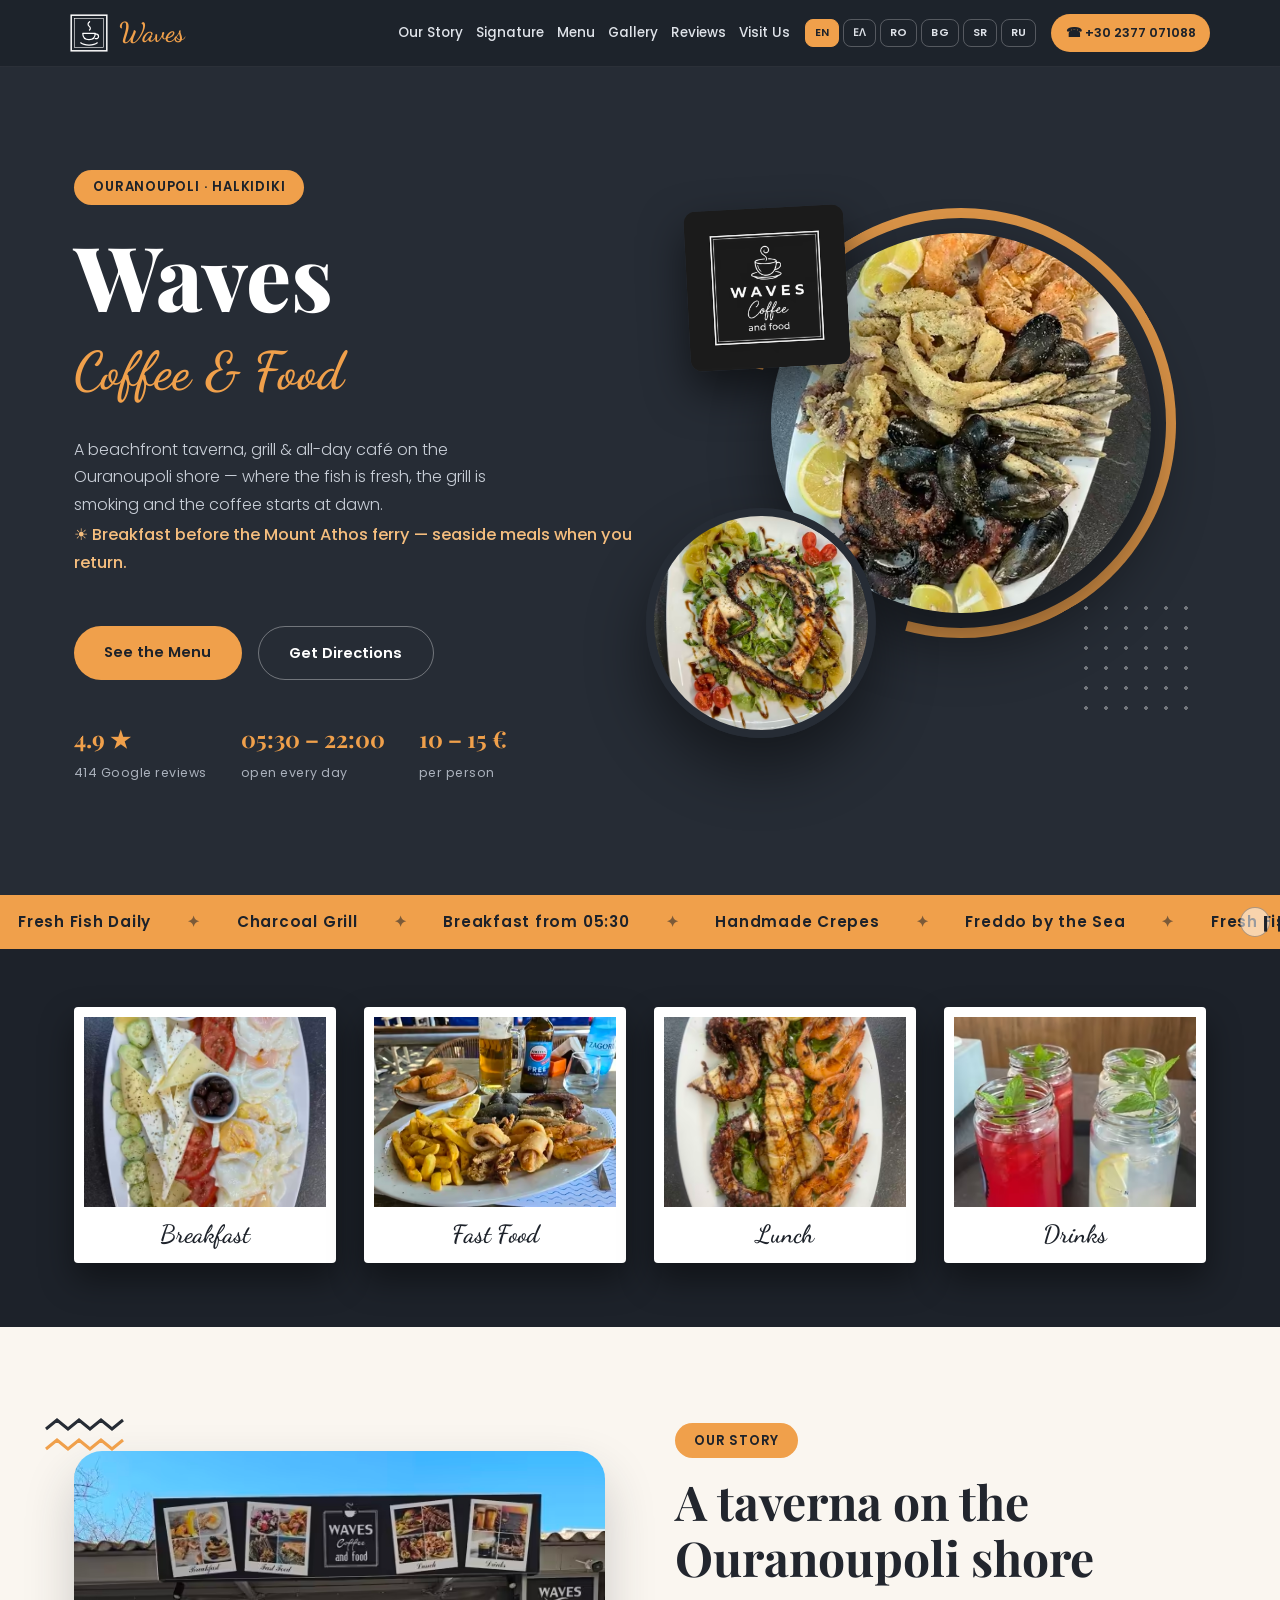
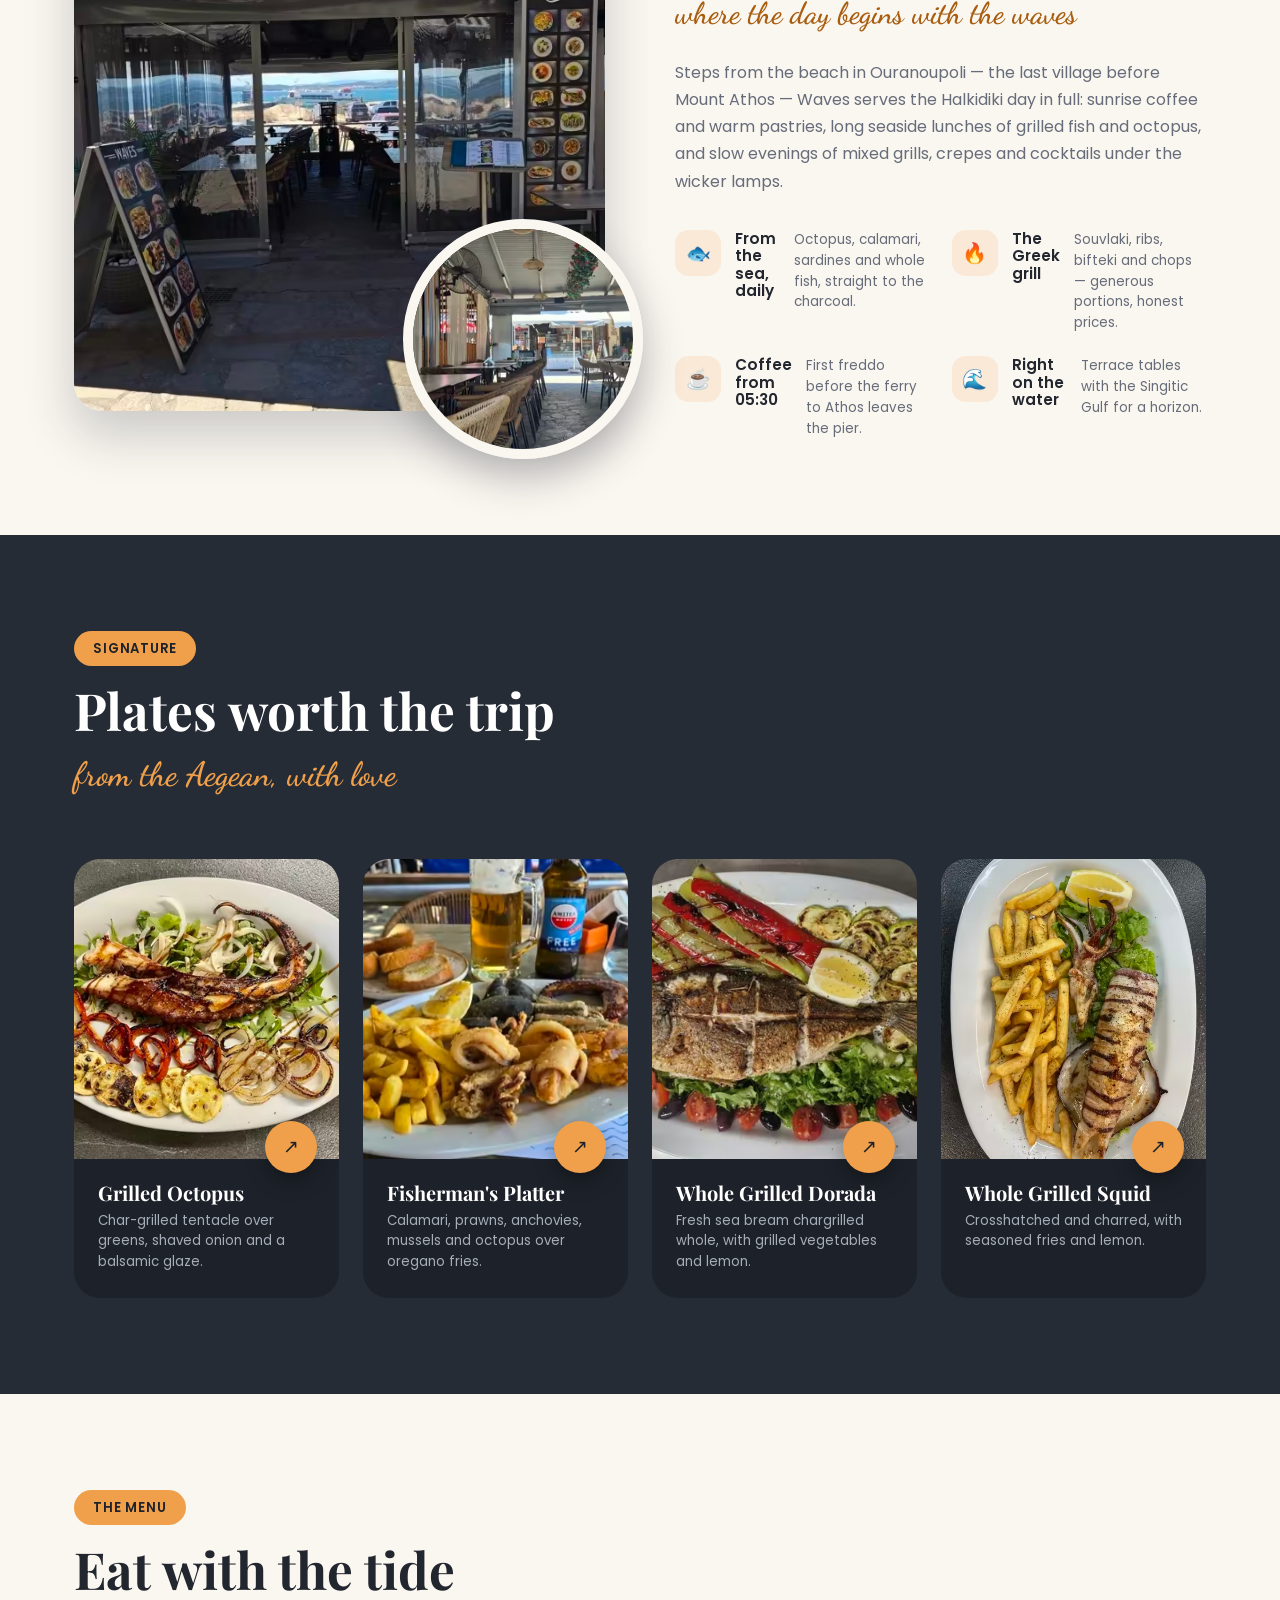
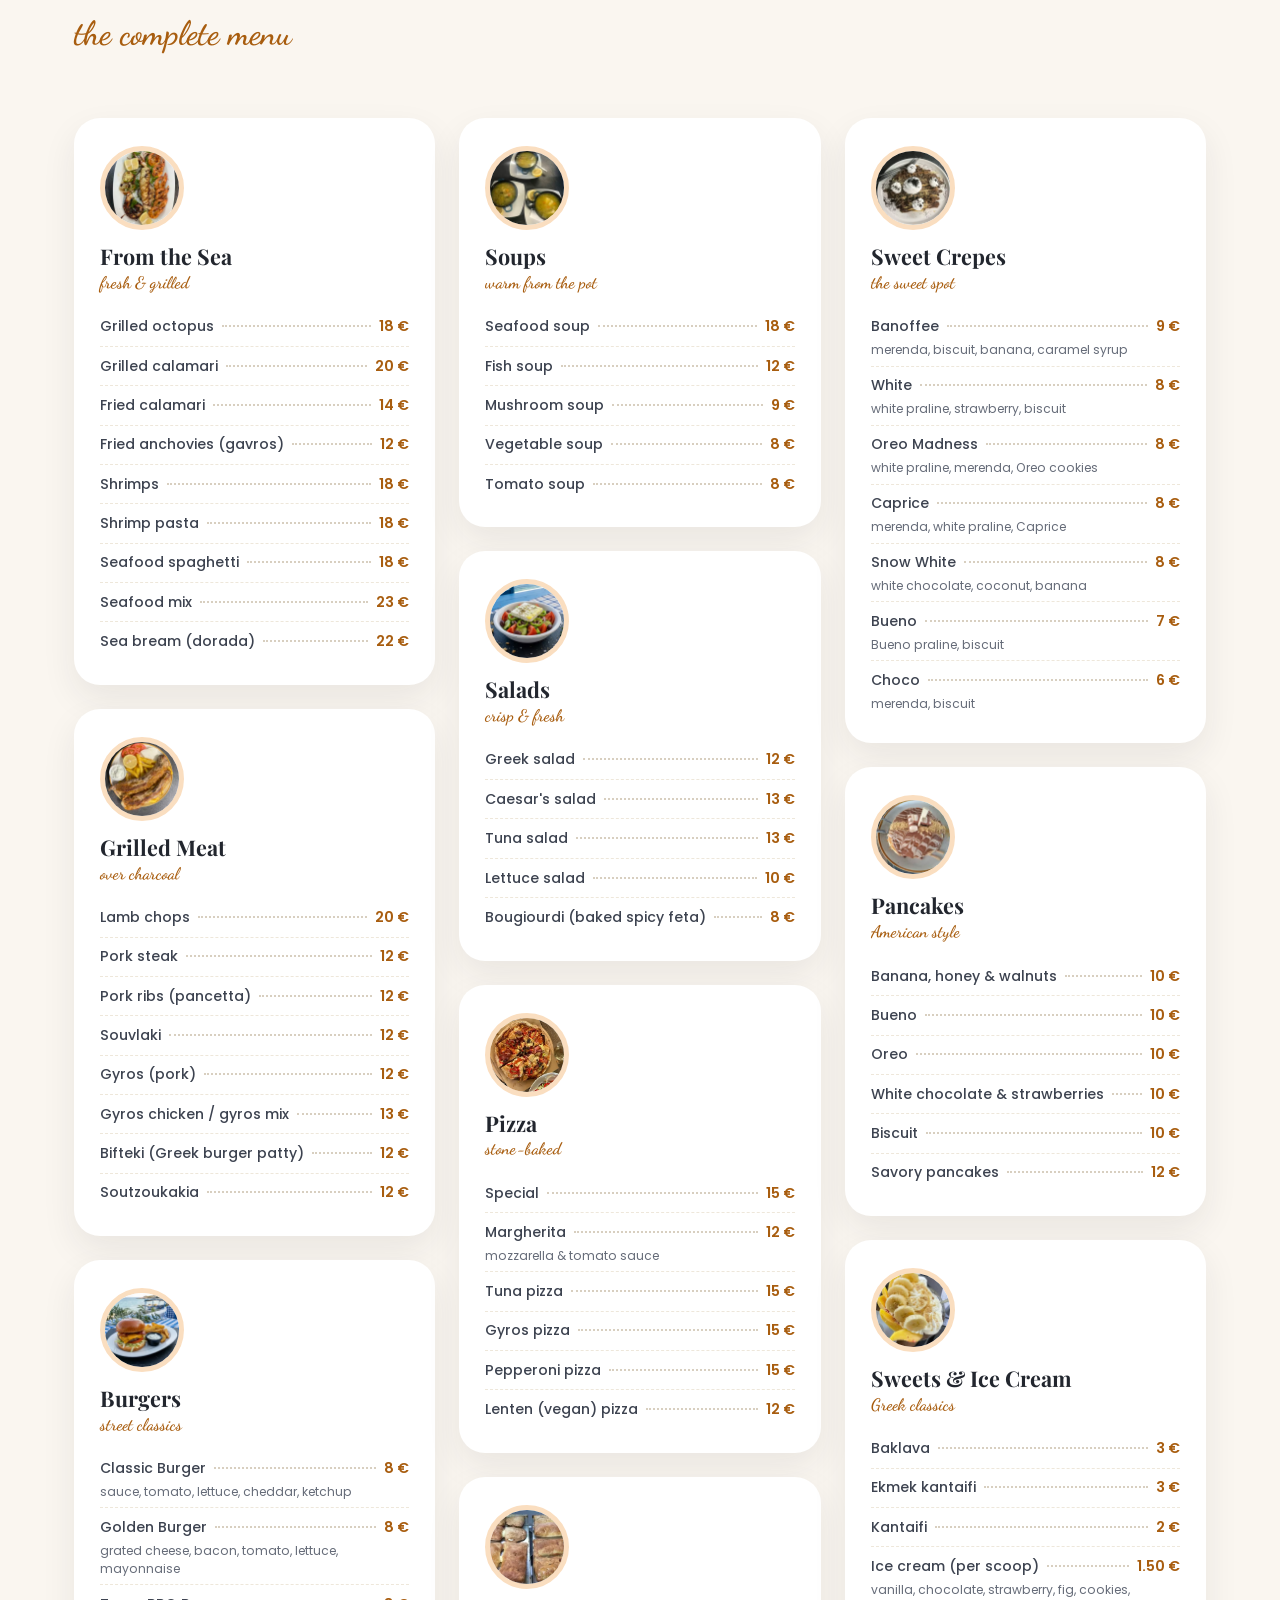
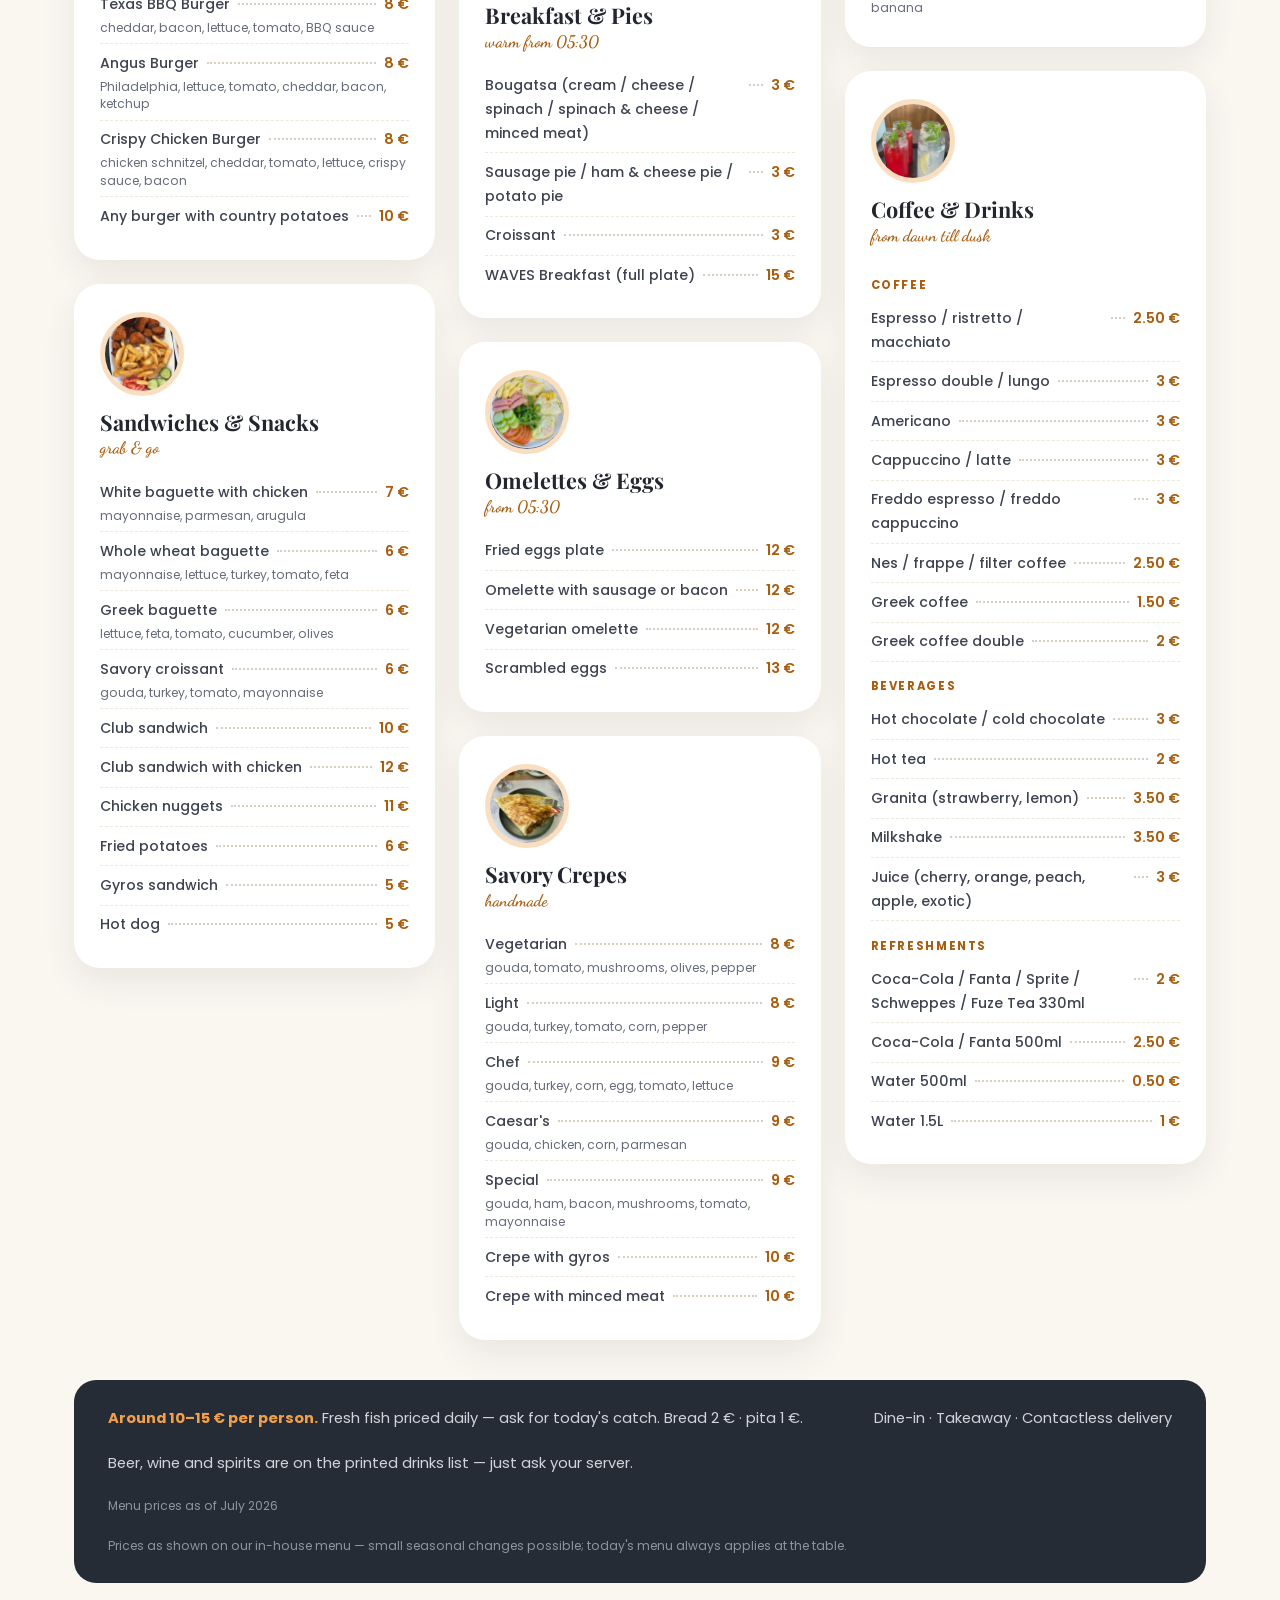
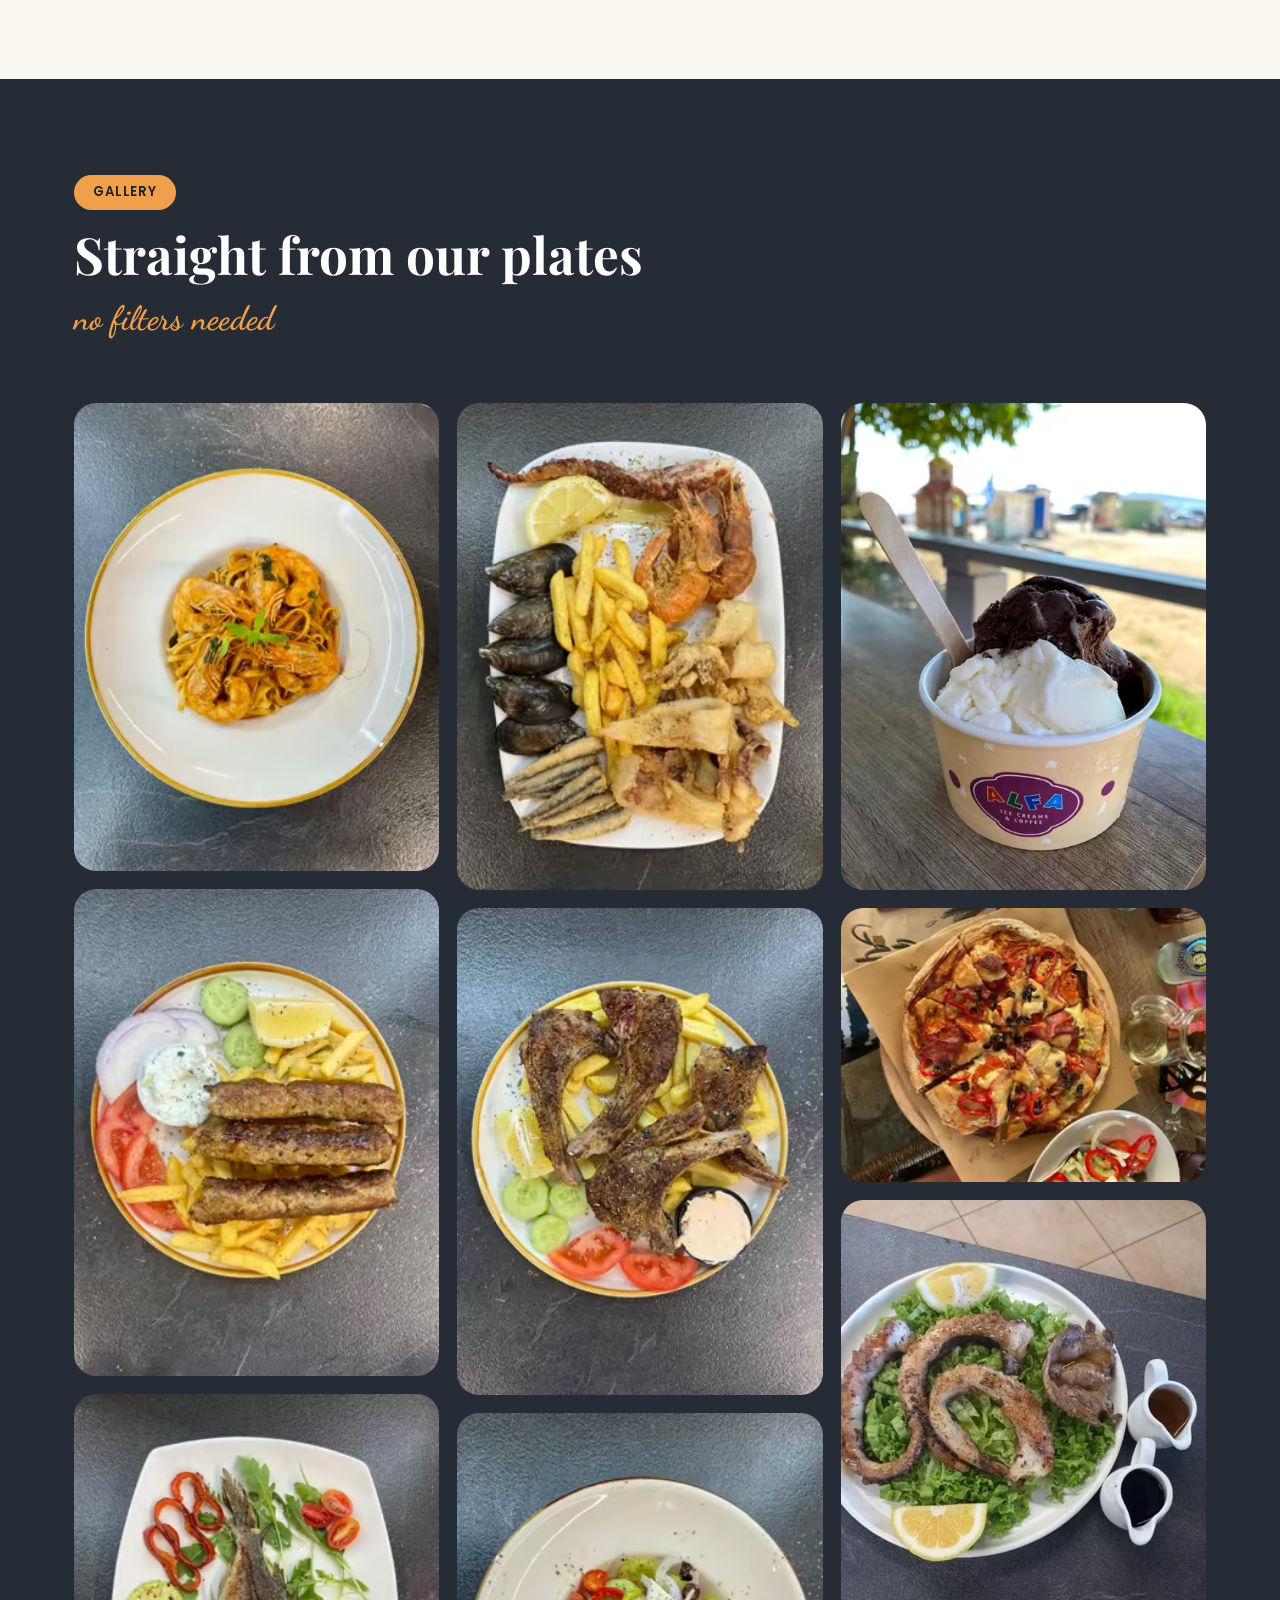
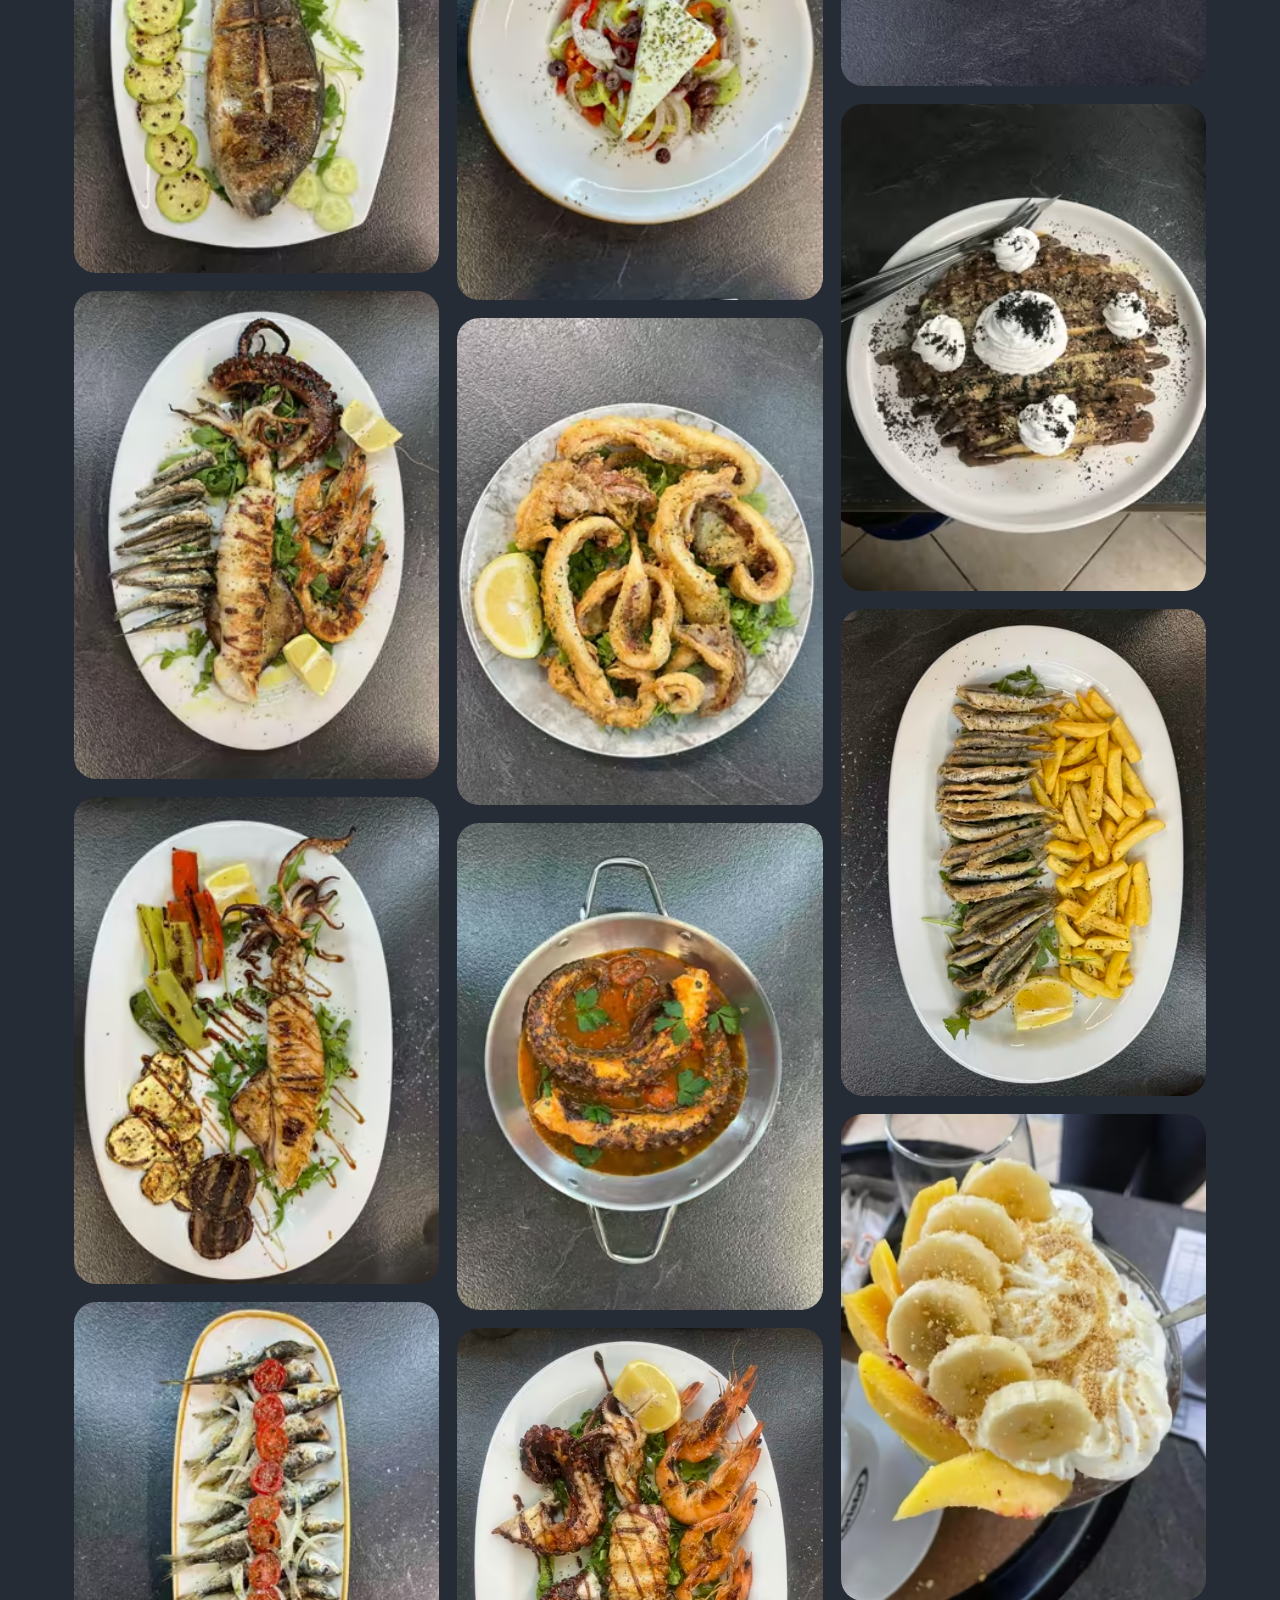
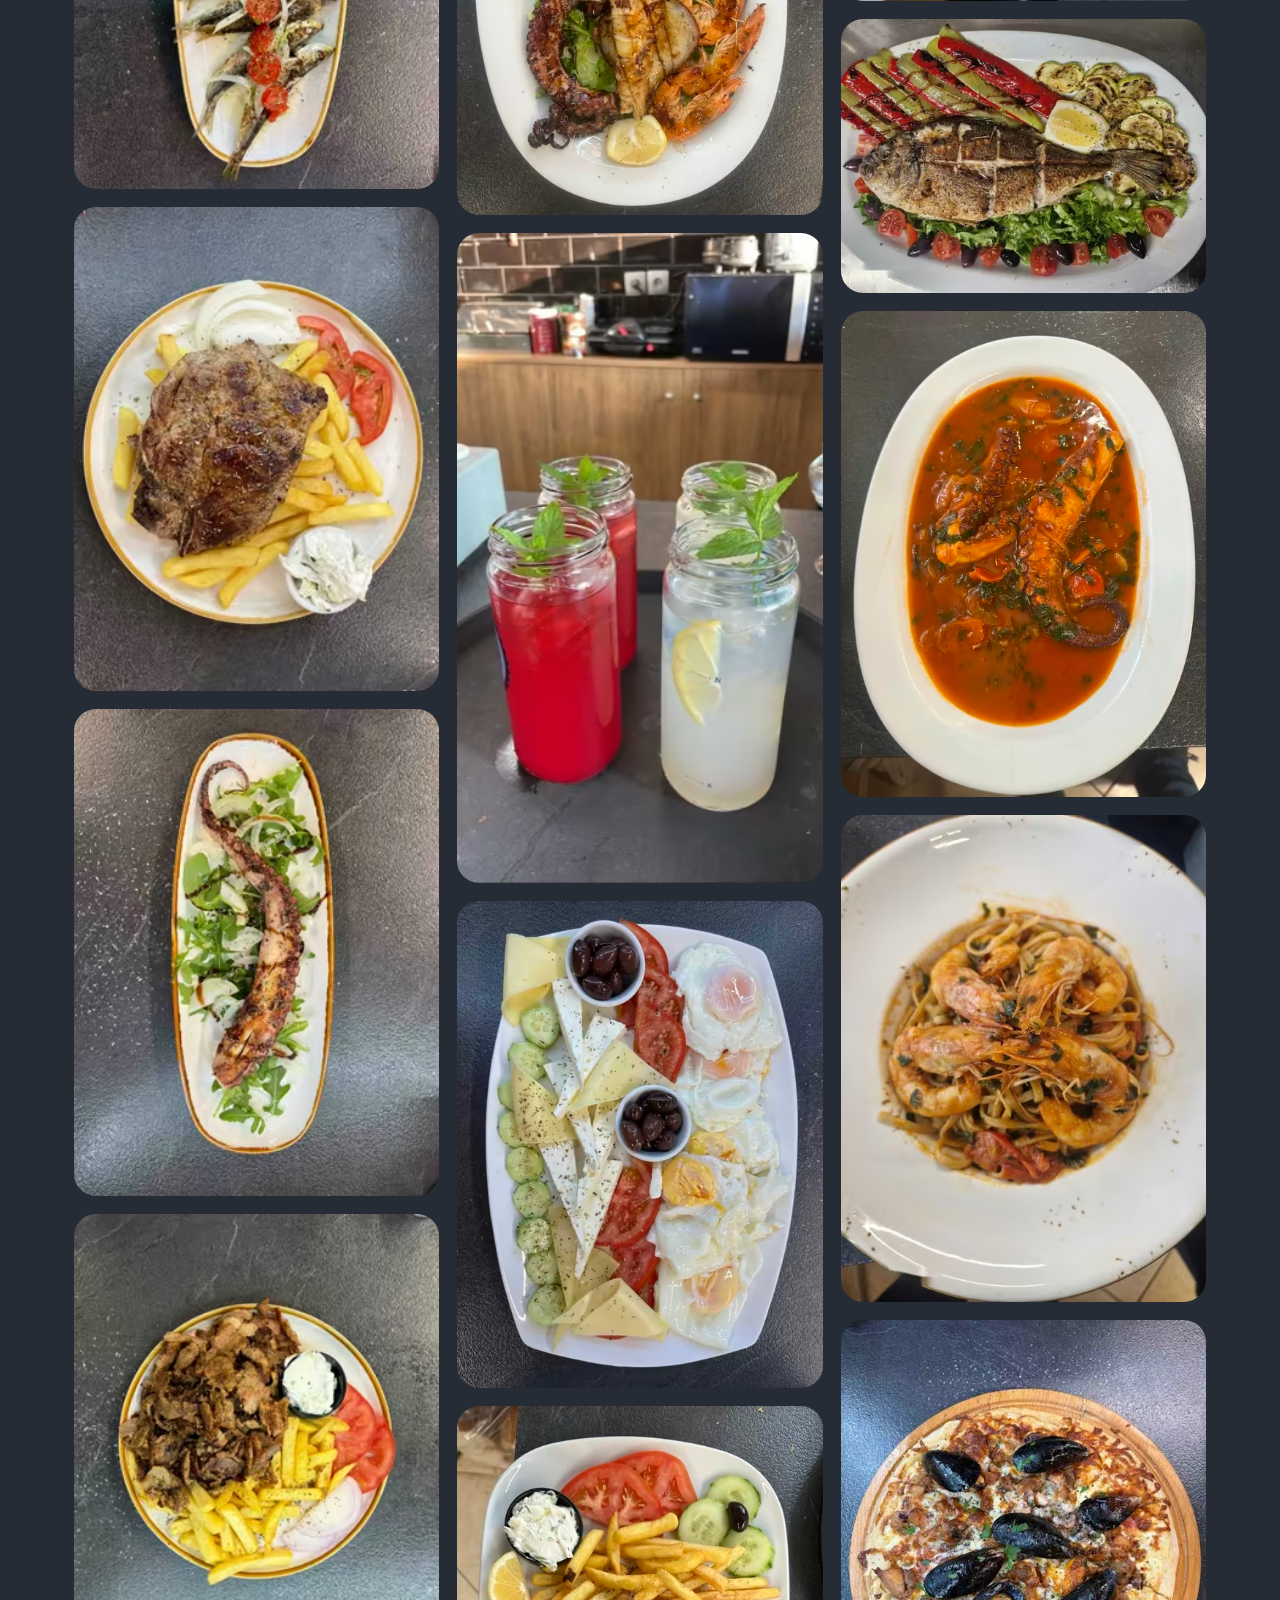
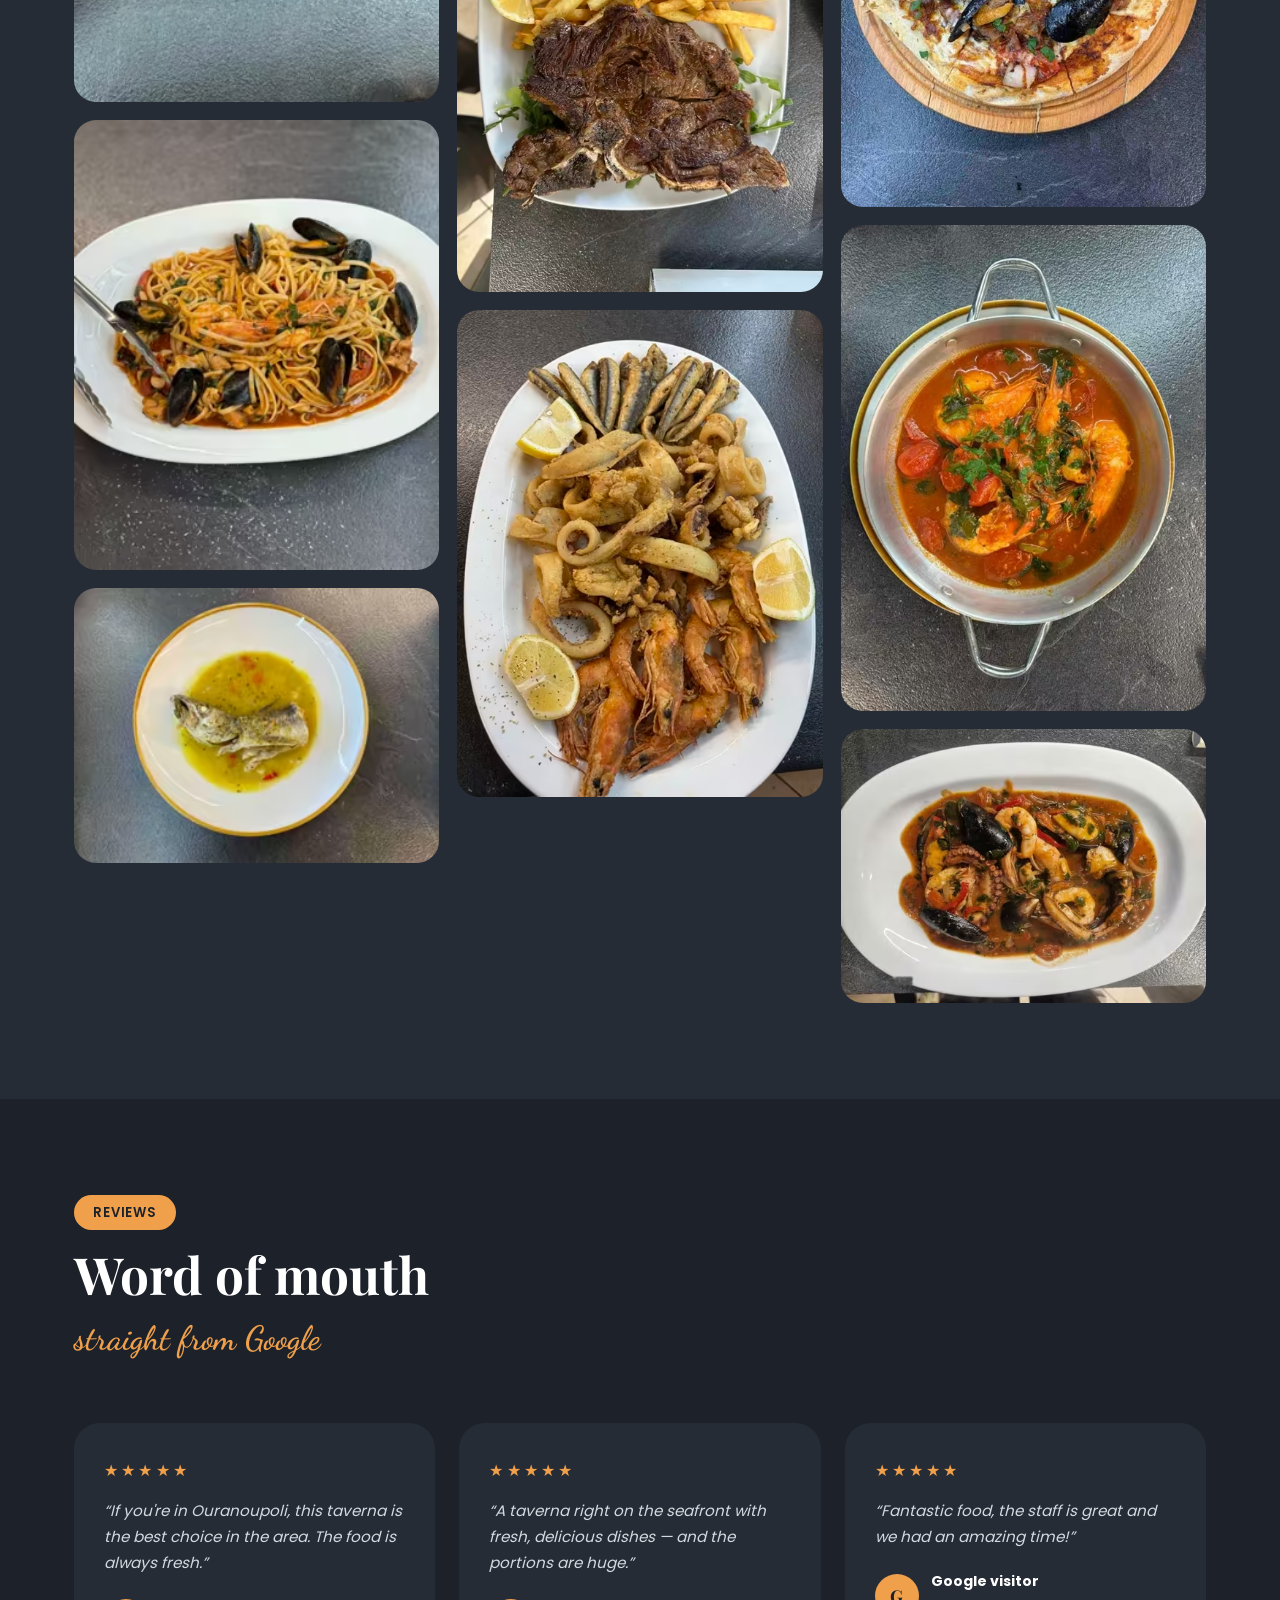
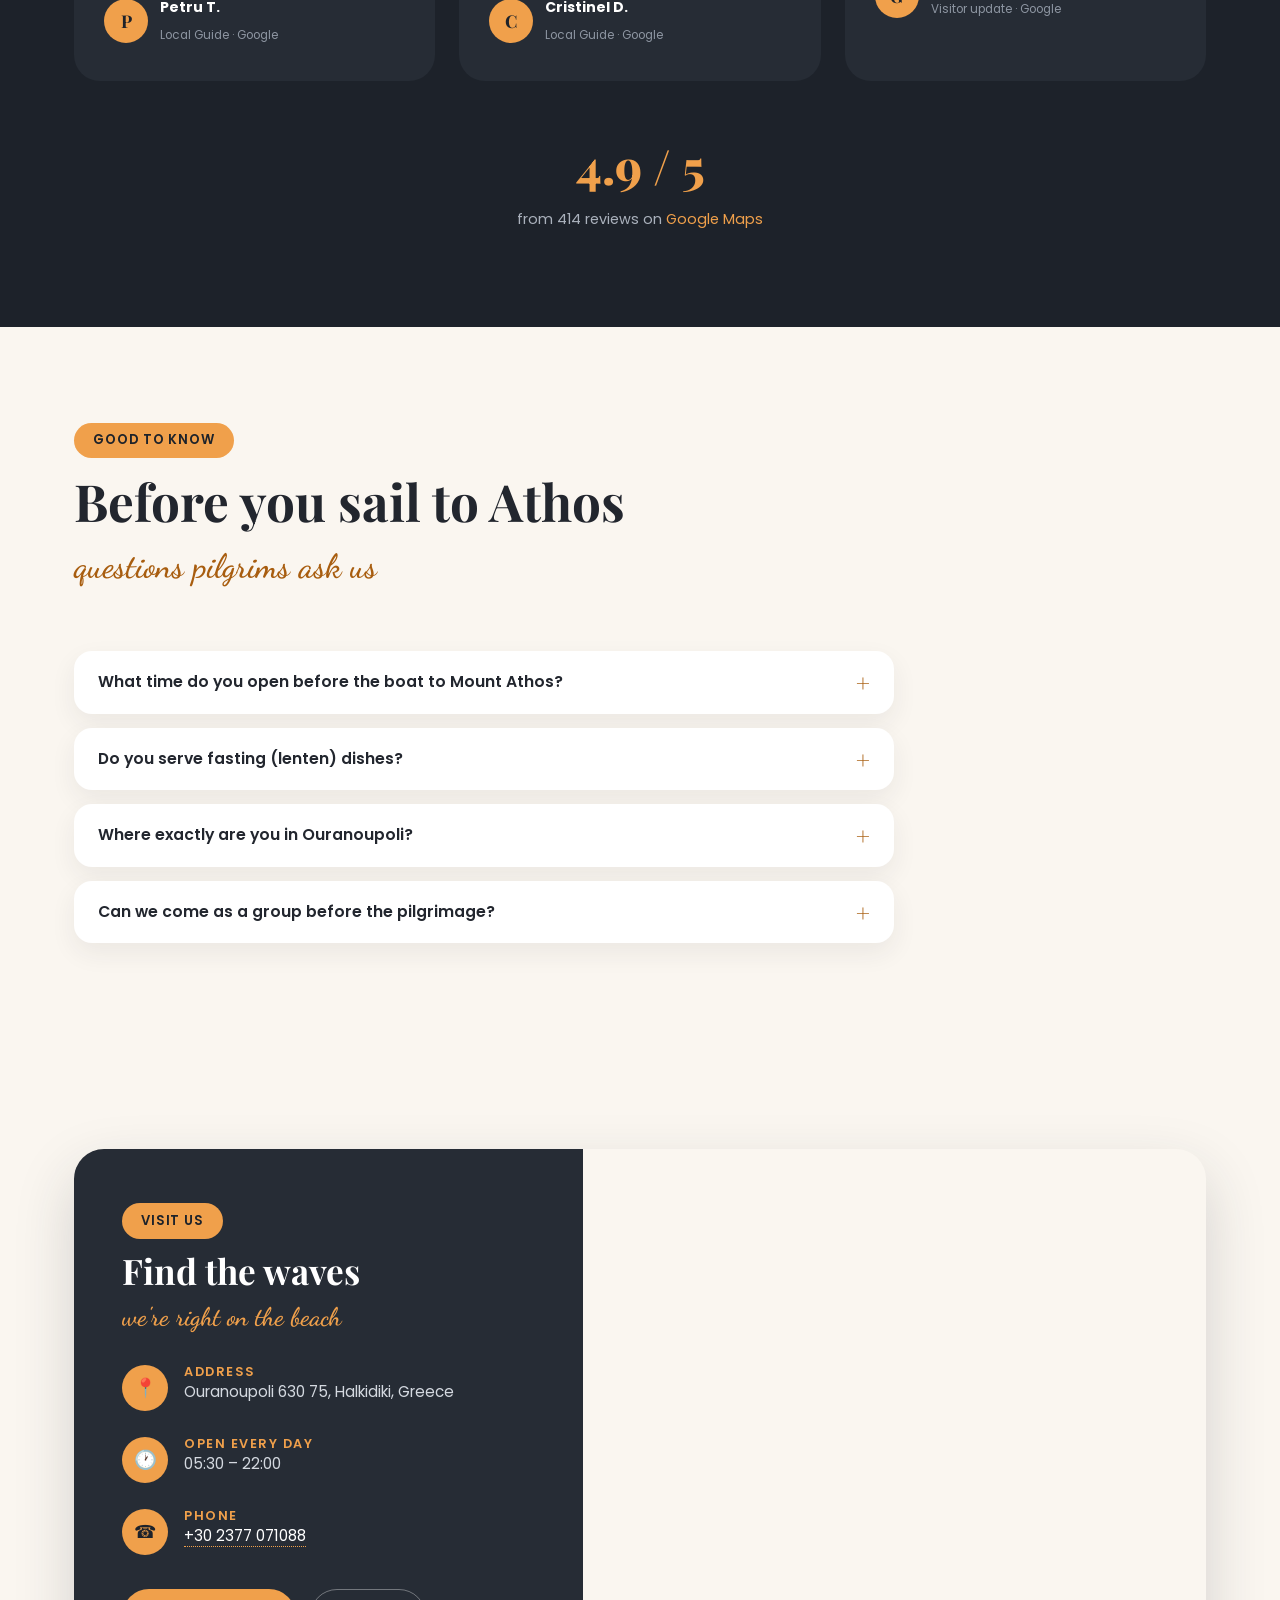
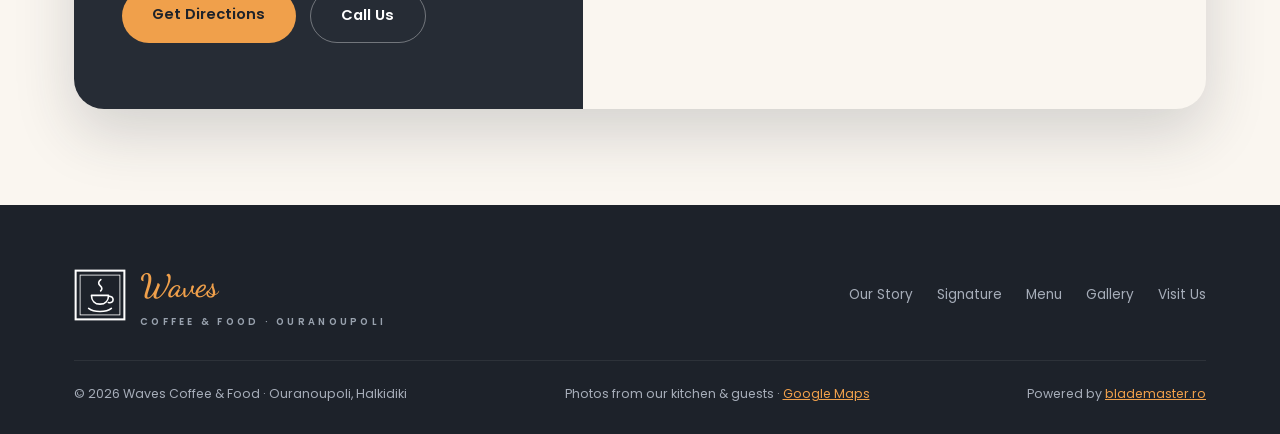
<file: index.html>
<!DOCTYPE html>
<html lang="en" data-lang="en">
<head>
<meta charset="UTF-8">
<meta name="viewport" content="width=device-width, initial-scale=1.0">
<title>Waves Coffee &amp; Food — Ouranoupoli Restaurant by Mount Athos</title>
<meta name="description" id="meta-desc" content="Beachfront taverna &amp; café in Ouranoupoli, by the Mount Athos ferry. Fresh seafood, Greek grill, breakfast from 05:30. 4.9★ on Google.">
<link rel="canonical" id="canon" href="https://waveshalkidiki.vercel.app/">
<link rel="alternate" hreflang="en" href="https://waveshalkidiki.vercel.app/">
<link rel="alternate" hreflang="el" href="https://waveshalkidiki.vercel.app/el/">
<link rel="alternate" hreflang="ro" href="https://waveshalkidiki.vercel.app/ro/">
<link rel="alternate" hreflang="bg" href="https://waveshalkidiki.vercel.app/bg/">
<link rel="alternate" hreflang="sr-Latn" href="https://waveshalkidiki.vercel.app/sr/">
<link rel="alternate" hreflang="ru" href="https://waveshalkidiki.vercel.app/ru/">
<link rel="alternate" hreflang="x-default" href="https://waveshalkidiki.vercel.app/">
<meta property="og:title" id="og-title" content="Waves Coffee &amp; Food — Ouranoupoli Restaurant by Mount Athos">
<meta property="og:description" id="og-desc" content="Beachfront taverna &amp; café in Ouranoupoli, by the Mount Athos ferry. Fresh seafood, Greek grill, breakfast from 05:30. 4.9★ on Google.">
<meta property="og:image" content="https://waveshalkidiki.vercel.app/images/og-1200x630.jpg">
<meta property="og:image:width" content="1200">
<meta property="og:image:height" content="630">
<meta property="og:image:alt" content="Mixed seafood platter at Waves Coffee & Food">
<meta property="og:url" id="og-url" content="https://waveshalkidiki.vercel.app/">
<meta property="og:type" content="restaurant.restaurant">
<meta property="og:site_name" content="Waves Coffee &amp; Food">
<meta property="og:locale" id="og-locale" content="en_US">
<meta name="twitter:card" content="summary_large_image">
<meta name="theme-color" content="#262C35">
<link rel="icon" type="image/png" href="/favicon.png">
<link rel="apple-touch-icon" href="/apple-touch-icon.png">
<link rel="icon" type="image/svg+xml" href="data:image/svg+xml,%3Csvg xmlns='http://www.w3.org/2000/svg' viewBox='0 0 64 64'%3E%3Crect width='64' height='64' rx='12' fill='%23262C35'/%3E%3Crect x='6' y='6' width='52' height='52' fill='none' stroke='white' stroke-width='2.5'/%3E%3Cpath d='M33 15c-3 2.4-3 5-.6 7.2 2.2 1.9 2.2 3.9.4 5.8' stroke='white' stroke-width='2' fill='none' stroke-linecap='round'/%3E%3Cpath d='M22 32.5h20c0 6.5-4.2 10.3-10 10.3s-10-3.8-10-10.3z' fill='none' stroke='white' stroke-width='2'/%3E%3Cpath d='M42 33.5c3.4 0 5.3 1.7 5.3 4s-2 4.4-5.5 3.4' fill='none' stroke='white' stroke-width='2' stroke-linecap='round'/%3E%3Cpath d='M19 47.5c3 2.4 8.3 3.6 13 3.6s10-1.2 13-3.6' fill='none' stroke='white' stroke-width='2' stroke-linecap='round'/%3E%3C/svg%3E">
<script type="application/ld+json" id="ld-restaurant">
{
 "@context": "https://schema.org",
 "@graph": [
  {
   "@type": "WebSite",
   "@id": "https://waveshalkidiki.vercel.app/#website",
   "url": "https://waveshalkidiki.vercel.app/",
   "name": "Waves Coffee & Food",
   "publisher": {
    "@id": "https://waveshalkidiki.vercel.app/#restaurant"
   },
   "inLanguage": "en"
  },
  {
   "@type": "WebPage",
   "@id": "https://waveshalkidiki.vercel.app/#webpage",
   "url": "https://waveshalkidiki.vercel.app/",
   "name": "Waves Coffee & Food — Ouranoupoli Restaurant by Mount Athos",
   "description": "Beachfront taverna & café in Ouranoupoli, by the Mount Athos ferry. Fresh seafood, Greek grill, breakfast from 05:30. 4.9★ on Google.",
   "isPartOf": {
    "@id": "https://waveshalkidiki.vercel.app/#website"
   },
   "about": {
    "@id": "https://waveshalkidiki.vercel.app/#restaurant"
   },
   "inLanguage": "en",
   "primaryImageOfPage": "https://waveshalkidiki.vercel.app/images/og-1200x630.jpg"
  },
  {
   "@type": "Restaurant",
   "@id": "https://waveshalkidiki.vercel.app/#restaurant",
   "name": "Waves Coffee & Food",
   "description": "Beachfront taverna & café in Ouranoupoli, by the Mount Athos ferry. Fresh seafood, Greek grill, breakfast from 05:30. 4.9★ on Google.",
   "url": "https://waveshalkidiki.vercel.app/",
   "image": [
    "https://waveshalkidiki.vercel.app/images/fried-platter-800.jpg",
    "https://waveshalkidiki.vercel.app/images/octopus-grill-800.jpg",
    "https://waveshalkidiki.vercel.app/images/greek-salad-800.jpg"
   ],
   "servesCuisine": [
    "Greek",
    "Seafood",
    "Grill",
    "Café"
   ],
   "priceRange": "€10–15",
   "currenciesAccepted": "EUR",
   "telephone": "+302377071088",
   "address": {
    "@type": "PostalAddress",
    "addressLocality": "Ouranoupoli",
    "postalCode": "630 75",
    "addressRegion": "Halkidiki",
    "addressCountry": "GR"
   },
   "geo": {
    "@type": "GeoCoordinates",
    "latitude": 40.3255019,
    "longitude": 23.9797725
   },
   "hasMap": "https://maps.app.goo.gl/TWM8Gz17om45NjVWA",
   "openingHoursSpecification": [
    {
     "@type": "OpeningHoursSpecification",
     "dayOfWeek": [
      "Monday",
      "Tuesday",
      "Wednesday",
      "Thursday",
      "Friday",
      "Saturday",
      "Sunday"
     ],
     "opens": "05:30",
     "closes": "22:00"
    }
   ],
   "hasMenu": {
    "@type": "Menu",
    "@id": "https://waveshalkidiki.vercel.app/#menu",
    "name": "Waves Coffee & Food menu",
    "inLanguage": "en",
    "hasMenuSection": [
     {
      "@type": "MenuSection",
      "name": "From the Sea",
      "hasMenuItem": [
       {
        "@type": "MenuItem",
        "name": "Grilled octopus",
        "offers": {
         "@type": "Offer",
         "price": "18",
         "priceCurrency": "EUR"
        }
       },
       {
        "@type": "MenuItem",
        "name": "Grilled calamari",
        "offers": {
         "@type": "Offer",
         "price": "20",
         "priceCurrency": "EUR"
        }
       },
       {
        "@type": "MenuItem",
        "name": "Fried calamari",
        "offers": {
         "@type": "Offer",
         "price": "14",
         "priceCurrency": "EUR"
        }
       },
       {
        "@type": "MenuItem",
        "name": "Fried anchovies (gavros)",
        "offers": {
         "@type": "Offer",
         "price": "12",
         "priceCurrency": "EUR"
        }
       },
       {
        "@type": "MenuItem",
        "name": "Shrimps",
        "offers": {
         "@type": "Offer",
         "price": "18",
         "priceCurrency": "EUR"
        }
       },
       {
        "@type": "MenuItem",
        "name": "Shrimp pasta",
        "offers": {
         "@type": "Offer",
         "price": "18",
         "priceCurrency": "EUR"
        }
       },
       {
        "@type": "MenuItem",
        "name": "Seafood spaghetti",
        "offers": {
         "@type": "Offer",
         "price": "18",
         "priceCurrency": "EUR"
        }
       },
       {
        "@type": "MenuItem",
        "name": "Seafood mix",
        "offers": {
         "@type": "Offer",
         "price": "23",
         "priceCurrency": "EUR"
        }
       },
       {
        "@type": "MenuItem",
        "name": "Sea bream (dorada)",
        "offers": {
         "@type": "Offer",
         "price": "22",
         "priceCurrency": "EUR"
        }
       }
      ]
     },
     {
      "@type": "MenuSection",
      "name": "Grilled Meat",
      "hasMenuItem": [
       {
        "@type": "MenuItem",
        "name": "Lamb chops",
        "offers": {
         "@type": "Offer",
         "price": "20",
         "priceCurrency": "EUR"
        }
       },
       {
        "@type": "MenuItem",
        "name": "Pork steak",
        "offers": {
         "@type": "Offer",
         "price": "12",
         "priceCurrency": "EUR"
        }
       },
       {
        "@type": "MenuItem",
        "name": "Pork ribs (pancetta)",
        "offers": {
         "@type": "Offer",
         "price": "12",
         "priceCurrency": "EUR"
        }
       },
       {
        "@type": "MenuItem",
        "name": "Souvlaki",
        "offers": {
         "@type": "Offer",
         "price": "12",
         "priceCurrency": "EUR"
        }
       },
       {
        "@type": "MenuItem",
        "name": "Gyros (pork)",
        "offers": {
         "@type": "Offer",
         "price": "12",
         "priceCurrency": "EUR"
        }
       },
       {
        "@type": "MenuItem",
        "name": "Gyros chicken / gyros mix",
        "offers": {
         "@type": "Offer",
         "price": "13",
         "priceCurrency": "EUR"
        }
       },
       {
        "@type": "MenuItem",
        "name": "Bifteki (Greek burger patty)",
        "offers": {
         "@type": "Offer",
         "price": "12",
         "priceCurrency": "EUR"
        }
       },
       {
        "@type": "MenuItem",
        "name": "Soutzoukakia",
        "offers": {
         "@type": "Offer",
         "price": "12",
         "priceCurrency": "EUR"
        }
       }
      ]
     },
     {
      "@type": "MenuSection",
      "name": "Burgers",
      "hasMenuItem": [
       {
        "@type": "MenuItem",
        "name": "Classic Burger",
        "description": "sauce, tomato, lettuce, cheddar, ketchup",
        "offers": {
         "@type": "Offer",
         "price": "8",
         "priceCurrency": "EUR"
        }
       },
       {
        "@type": "MenuItem",
        "name": "Golden Burger",
        "description": "grated cheese, bacon, tomato, lettuce, mayonnaise",
        "offers": {
         "@type": "Offer",
         "price": "8",
         "priceCurrency": "EUR"
        }
       },
       {
        "@type": "MenuItem",
        "name": "Texas BBQ Burger",
        "description": "cheddar, bacon, lettuce, tomato, BBQ sauce",
        "offers": {
         "@type": "Offer",
         "price": "8",
         "priceCurrency": "EUR"
        }
       },
       {
        "@type": "MenuItem",
        "name": "Angus Burger",
        "description": "Philadelphia, lettuce, tomato, cheddar, bacon, ketchup",
        "offers": {
         "@type": "Offer",
         "price": "8",
         "priceCurrency": "EUR"
        }
       },
       {
        "@type": "MenuItem",
        "name": "Crispy Chicken Burger",
        "description": "chicken schnitzel, cheddar, tomato, lettuce, crispy sauce, bacon",
        "offers": {
         "@type": "Offer",
         "price": "8",
         "priceCurrency": "EUR"
        }
       },
       {
        "@type": "MenuItem",
        "name": "Any burger with country potatoes",
        "offers": {
         "@type": "Offer",
         "price": "10",
         "priceCurrency": "EUR"
        }
       }
      ]
     },
     {
      "@type": "MenuSection",
      "name": "Sandwiches & Snacks",
      "hasMenuItem": [
       {
        "@type": "MenuItem",
        "name": "White baguette with chicken",
        "description": "mayonnaise, parmesan, arugula",
        "offers": {
         "@type": "Offer",
         "price": "7",
         "priceCurrency": "EUR"
        }
       },
       {
        "@type": "MenuItem",
        "name": "Whole wheat baguette",
        "description": "mayonnaise, lettuce, turkey, tomato, feta",
        "offers": {
         "@type": "Offer",
         "price": "6",
         "priceCurrency": "EUR"
        }
       },
       {
        "@type": "MenuItem",
        "name": "Greek baguette",
        "description": "lettuce, feta, tomato, cucumber, olives",
        "offers": {
         "@type": "Offer",
         "price": "6",
         "priceCurrency": "EUR"
        }
       },
       {
        "@type": "MenuItem",
        "name": "Savory croissant",
        "description": "gouda, turkey, tomato, mayonnaise",
        "offers": {
         "@type": "Offer",
         "price": "6",
         "priceCurrency": "EUR"
        }
       },
       {
        "@type": "MenuItem",
        "name": "Club sandwich",
        "offers": {
         "@type": "Offer",
         "price": "10",
         "priceCurrency": "EUR"
        }
       },
       {
        "@type": "MenuItem",
        "name": "Club sandwich with chicken",
        "offers": {
         "@type": "Offer",
         "price": "12",
         "priceCurrency": "EUR"
        }
       },
       {
        "@type": "MenuItem",
        "name": "Chicken nuggets",
        "offers": {
         "@type": "Offer",
         "price": "11",
         "priceCurrency": "EUR"
        }
       },
       {
        "@type": "MenuItem",
        "name": "Fried potatoes",
        "offers": {
         "@type": "Offer",
         "price": "6",
         "priceCurrency": "EUR"
        }
       },
       {
        "@type": "MenuItem",
        "name": "Gyros sandwich",
        "offers": {
         "@type": "Offer",
         "price": "5",
         "priceCurrency": "EUR"
        }
       },
       {
        "@type": "MenuItem",
        "name": "Hot dog",
        "offers": {
         "@type": "Offer",
         "price": "5",
         "priceCurrency": "EUR"
        }
       }
      ]
     },
     {
      "@type": "MenuSection",
      "name": "Soups",
      "hasMenuItem": [
       {
        "@type": "MenuItem",
        "name": "Seafood soup",
        "offers": {
         "@type": "Offer",
         "price": "18",
         "priceCurrency": "EUR"
        }
       },
       {
        "@type": "MenuItem",
        "name": "Fish soup",
        "offers": {
         "@type": "Offer",
         "price": "12",
         "priceCurrency": "EUR"
        }
       },
       {
        "@type": "MenuItem",
        "name": "Mushroom soup",
        "offers": {
         "@type": "Offer",
         "price": "9",
         "priceCurrency": "EUR"
        }
       },
       {
        "@type": "MenuItem",
        "name": "Vegetable soup",
        "offers": {
         "@type": "Offer",
         "price": "8",
         "priceCurrency": "EUR"
        }
       },
       {
        "@type": "MenuItem",
        "name": "Tomato soup",
        "offers": {
         "@type": "Offer",
         "price": "8",
         "priceCurrency": "EUR"
        }
       }
      ]
     },
     {
      "@type": "MenuSection",
      "name": "Salads",
      "hasMenuItem": [
       {
        "@type": "MenuItem",
        "name": "Greek salad",
        "offers": {
         "@type": "Offer",
         "price": "12",
         "priceCurrency": "EUR"
        }
       },
       {
        "@type": "MenuItem",
        "name": "Caesar's salad",
        "offers": {
         "@type": "Offer",
         "price": "13",
         "priceCurrency": "EUR"
        }
       },
       {
        "@type": "MenuItem",
        "name": "Tuna salad",
        "offers": {
         "@type": "Offer",
         "price": "13",
         "priceCurrency": "EUR"
        }
       },
       {
        "@type": "MenuItem",
        "name": "Lettuce salad",
        "offers": {
         "@type": "Offer",
         "price": "10",
         "priceCurrency": "EUR"
        }
       },
       {
        "@type": "MenuItem",
        "name": "Bougiourdi (baked spicy feta)",
        "offers": {
         "@type": "Offer",
         "price": "8",
         "priceCurrency": "EUR"
        }
       }
      ]
     },
     {
      "@type": "MenuSection",
      "name": "Pizza",
      "hasMenuItem": [
       {
        "@type": "MenuItem",
        "name": "Special",
        "offers": {
         "@type": "Offer",
         "price": "15",
         "priceCurrency": "EUR"
        }
       },
       {
        "@type": "MenuItem",
        "name": "Margherita",
        "description": "mozzarella & tomato sauce",
        "offers": {
         "@type": "Offer",
         "price": "12",
         "priceCurrency": "EUR"
        }
       },
       {
        "@type": "MenuItem",
        "name": "Tuna pizza",
        "offers": {
         "@type": "Offer",
         "price": "15",
         "priceCurrency": "EUR"
        }
       },
       {
        "@type": "MenuItem",
        "name": "Gyros pizza",
        "offers": {
         "@type": "Offer",
         "price": "15",
         "priceCurrency": "EUR"
        }
       },
       {
        "@type": "MenuItem",
        "name": "Pepperoni pizza",
        "offers": {
         "@type": "Offer",
         "price": "15",
         "priceCurrency": "EUR"
        }
       },
       {
        "@type": "MenuItem",
        "name": "Lenten (vegan) pizza",
        "offers": {
         "@type": "Offer",
         "price": "12",
         "priceCurrency": "EUR"
        }
       }
      ]
     },
     {
      "@type": "MenuSection",
      "name": "Breakfast & Pies",
      "hasMenuItem": [
       {
        "@type": "MenuItem",
        "name": "Bougatsa (cream / cheese / spinach / spinach & cheese / minced meat)",
        "offers": {
         "@type": "Offer",
         "price": "3",
         "priceCurrency": "EUR"
        }
       },
       {
        "@type": "MenuItem",
        "name": "Sausage pie / ham & cheese pie / potato pie",
        "offers": {
         "@type": "Offer",
         "price": "3",
         "priceCurrency": "EUR"
        }
       },
       {
        "@type": "MenuItem",
        "name": "Croissant",
        "offers": {
         "@type": "Offer",
         "price": "3",
         "priceCurrency": "EUR"
        }
       },
       {
        "@type": "MenuItem",
        "name": "WAVES Breakfast (full plate)",
        "offers": {
         "@type": "Offer",
         "price": "15",
         "priceCurrency": "EUR"
        }
       }
      ]
     },
     {
      "@type": "MenuSection",
      "name": "Omelettes & Eggs",
      "hasMenuItem": [
       {
        "@type": "MenuItem",
        "name": "Fried eggs plate",
        "offers": {
         "@type": "Offer",
         "price": "12",
         "priceCurrency": "EUR"
        }
       },
       {
        "@type": "MenuItem",
        "name": "Omelette with sausage or bacon",
        "offers": {
         "@type": "Offer",
         "price": "12",
         "priceCurrency": "EUR"
        }
       },
       {
        "@type": "MenuItem",
        "name": "Vegetarian omelette",
        "offers": {
         "@type": "Offer",
         "price": "12",
         "priceCurrency": "EUR"
        }
       },
       {
        "@type": "MenuItem",
        "name": "Scrambled eggs",
        "offers": {
         "@type": "Offer",
         "price": "13",
         "priceCurrency": "EUR"
        }
       }
      ]
     },
     {
      "@type": "MenuSection",
      "name": "Savory Crepes",
      "hasMenuItem": [
       {
        "@type": "MenuItem",
        "name": "Vegetarian",
        "description": "gouda, tomato, mushrooms, olives, pepper",
        "offers": {
         "@type": "Offer",
         "price": "8",
         "priceCurrency": "EUR"
        }
       },
       {
        "@type": "MenuItem",
        "name": "Light",
        "description": "gouda, turkey, tomato, corn, pepper",
        "offers": {
         "@type": "Offer",
         "price": "8",
         "priceCurrency": "EUR"
        }
       },
       {
        "@type": "MenuItem",
        "name": "Chef",
        "description": "gouda, turkey, corn, egg, tomato, lettuce",
        "offers": {
         "@type": "Offer",
         "price": "9",
         "priceCurrency": "EUR"
        }
       },
       {
        "@type": "MenuItem",
        "name": "Caesar's",
        "description": "gouda, chicken, corn, parmesan",
        "offers": {
         "@type": "Offer",
         "price": "9",
         "priceCurrency": "EUR"
        }
       },
       {
        "@type": "MenuItem",
        "name": "Special",
        "description": "gouda, ham, bacon, mushrooms, tomato, mayonnaise",
        "offers": {
         "@type": "Offer",
         "price": "9",
         "priceCurrency": "EUR"
        }
       },
       {
        "@type": "MenuItem",
        "name": "Crepe with gyros",
        "offers": {
         "@type": "Offer",
         "price": "10",
         "priceCurrency": "EUR"
        }
       },
       {
        "@type": "MenuItem",
        "name": "Crepe with minced meat",
        "offers": {
         "@type": "Offer",
         "price": "10",
         "priceCurrency": "EUR"
        }
       }
      ]
     },
     {
      "@type": "MenuSection",
      "name": "Sweet Crepes",
      "hasMenuItem": [
       {
        "@type": "MenuItem",
        "name": "Banoffee",
        "description": "merenda, biscuit, banana, caramel syrup",
        "offers": {
         "@type": "Offer",
         "price": "9",
         "priceCurrency": "EUR"
        }
       },
       {
        "@type": "MenuItem",
        "name": "White",
        "description": "white praline, strawberry, biscuit",
        "offers": {
         "@type": "Offer",
         "price": "8",
         "priceCurrency": "EUR"
        }
       },
       {
        "@type": "MenuItem",
        "name": "Oreo Madness",
        "description": "white praline, merenda, Oreo cookies",
        "offers": {
         "@type": "Offer",
         "price": "8",
         "priceCurrency": "EUR"
        }
       },
       {
        "@type": "MenuItem",
        "name": "Caprice",
        "description": "merenda, white praline, Caprice",
        "offers": {
         "@type": "Offer",
         "price": "8",
         "priceCurrency": "EUR"
        }
       },
       {
        "@type": "MenuItem",
        "name": "Snow White",
        "description": "white chocolate, coconut, banana",
        "offers": {
         "@type": "Offer",
         "price": "8",
         "priceCurrency": "EUR"
        }
       },
       {
        "@type": "MenuItem",
        "name": "Bueno",
        "description": "Bueno praline, biscuit",
        "offers": {
         "@type": "Offer",
         "price": "7",
         "priceCurrency": "EUR"
        }
       },
       {
        "@type": "MenuItem",
        "name": "Choco",
        "description": "merenda, biscuit",
        "offers": {
         "@type": "Offer",
         "price": "6",
         "priceCurrency": "EUR"
        }
       }
      ]
     },
     {
      "@type": "MenuSection",
      "name": "Pancakes",
      "hasMenuItem": [
       {
        "@type": "MenuItem",
        "name": "Banana, honey & walnuts",
        "offers": {
         "@type": "Offer",
         "price": "10",
         "priceCurrency": "EUR"
        }
       },
       {
        "@type": "MenuItem",
        "name": "Bueno",
        "offers": {
         "@type": "Offer",
         "price": "10",
         "priceCurrency": "EUR"
        }
       },
       {
        "@type": "MenuItem",
        "name": "Oreo",
        "offers": {
         "@type": "Offer",
         "price": "10",
         "priceCurrency": "EUR"
        }
       },
       {
        "@type": "MenuItem",
        "name": "White chocolate & strawberries",
        "offers": {
         "@type": "Offer",
         "price": "10",
         "priceCurrency": "EUR"
        }
       },
       {
        "@type": "MenuItem",
        "name": "Biscuit",
        "offers": {
         "@type": "Offer",
         "price": "10",
         "priceCurrency": "EUR"
        }
       },
       {
        "@type": "MenuItem",
        "name": "Savory pancakes",
        "offers": {
         "@type": "Offer",
         "price": "12",
         "priceCurrency": "EUR"
        }
       }
      ]
     },
     {
      "@type": "MenuSection",
      "name": "Sweets & Ice Cream",
      "hasMenuItem": [
       {
        "@type": "MenuItem",
        "name": "Baklava",
        "offers": {
         "@type": "Offer",
         "price": "3",
         "priceCurrency": "EUR"
        }
       },
       {
        "@type": "MenuItem",
        "name": "Ekmek kantaifi",
        "offers": {
         "@type": "Offer",
         "price": "3",
         "priceCurrency": "EUR"
        }
       },
       {
        "@type": "MenuItem",
        "name": "Kantaifi",
        "offers": {
         "@type": "Offer",
         "price": "2",
         "priceCurrency": "EUR"
        }
       },
       {
        "@type": "MenuItem",
        "name": "Ice cream (per scoop)",
        "description": "vanilla, chocolate, strawberry, fig, cookies, banana",
        "offers": {
         "@type": "Offer",
         "price": "1.50",
         "priceCurrency": "EUR"
        }
       }
      ]
     },
     {
      "@type": "MenuSection",
      "name": "Coffee & Drinks",
      "hasMenuItem": [
       {
        "@type": "MenuItem",
        "name": "Espresso / ristretto / macchiato",
        "offers": {
         "@type": "Offer",
         "price": "2.50",
         "priceCurrency": "EUR"
        }
       },
       {
        "@type": "MenuItem",
        "name": "Espresso double / lungo",
        "offers": {
         "@type": "Offer",
         "price": "3",
         "priceCurrency": "EUR"
        }
       },
       {
        "@type": "MenuItem",
        "name": "Americano",
        "offers": {
         "@type": "Offer",
         "price": "3",
         "priceCurrency": "EUR"
        }
       },
       {
        "@type": "MenuItem",
        "name": "Cappuccino / latte",
        "offers": {
         "@type": "Offer",
         "price": "3",
         "priceCurrency": "EUR"
        }
       },
       {
        "@type": "MenuItem",
        "name": "Freddo espresso / freddo cappuccino",
        "offers": {
         "@type": "Offer",
         "price": "3",
         "priceCurrency": "EUR"
        }
       },
       {
        "@type": "MenuItem",
        "name": "Nes / frappe / filter coffee",
        "offers": {
         "@type": "Offer",
         "price": "2.50",
         "priceCurrency": "EUR"
        }
       },
       {
        "@type": "MenuItem",
        "name": "Greek coffee",
        "offers": {
         "@type": "Offer",
         "price": "1.50",
         "priceCurrency": "EUR"
        }
       },
       {
        "@type": "MenuItem",
        "name": "Greek coffee double",
        "offers": {
         "@type": "Offer",
         "price": "2",
         "priceCurrency": "EUR"
        }
       },
       {
        "@type": "MenuItem",
        "name": "Hot chocolate / cold chocolate",
        "offers": {
         "@type": "Offer",
         "price": "3",
         "priceCurrency": "EUR"
        }
       },
       {
        "@type": "MenuItem",
        "name": "Hot tea",
        "offers": {
         "@type": "Offer",
         "price": "2",
         "priceCurrency": "EUR"
        }
       },
       {
        "@type": "MenuItem",
        "name": "Granita (strawberry, lemon)",
        "offers": {
         "@type": "Offer",
         "price": "3.50",
         "priceCurrency": "EUR"
        }
       },
       {
        "@type": "MenuItem",
        "name": "Milkshake",
        "offers": {
         "@type": "Offer",
         "price": "3.50",
         "priceCurrency": "EUR"
        }
       },
       {
        "@type": "MenuItem",
        "name": "Juice (cherry, orange, peach, apple, exotic)",
        "offers": {
         "@type": "Offer",
         "price": "3",
         "priceCurrency": "EUR"
        }
       },
       {
        "@type": "MenuItem",
        "name": "Coca-Cola / Fanta / Sprite / Schweppes / Fuze Tea 330ml",
        "offers": {
         "@type": "Offer",
         "price": "2",
         "priceCurrency": "EUR"
        }
       },
       {
        "@type": "MenuItem",
        "name": "Coca-Cola / Fanta 500ml",
        "offers": {
         "@type": "Offer",
         "price": "2.50",
         "priceCurrency": "EUR"
        }
       },
       {
        "@type": "MenuItem",
        "name": "Water 500ml",
        "offers": {
         "@type": "Offer",
         "price": "0.50",
         "priceCurrency": "EUR"
        }
       },
       {
        "@type": "MenuItem",
        "name": "Water 1.5L",
        "offers": {
         "@type": "Offer",
         "price": "1",
         "priceCurrency": "EUR"
        }
       }
      ]
     }
    ]
   },
   "acceptsReservations": true,
   "knowsLanguage": [
    "el",
    "en",
    "ro",
    "bg",
    "sr",
    "ru"
   ],
   "sameAs": [
    "https://maps.app.goo.gl/TWM8Gz17om45NjVWA"
   ]
  }
 ]
}
</script>
<script type="application/ld+json" id="ld-faq">
{
 "@context": "https://schema.org",
 "@type": "FAQPage",
 "inLanguage": "en",
 "mainEntity": [
  {
   "@type": "Question",
   "name": "What time do you open before the boat to Mount Athos?",
   "acceptedAnswer": {
    "@type": "Answer",
    "text": "We open at 05:30, every single day — coffee, warm pastries and a full breakfast before the first ferry leaves Ouranoupoli."
   }
  },
  {
   "@type": "Question",
   "name": "Do you serve fasting (lenten) dishes?",
   "acceptedAnswer": {
    "@type": "Answer",
    "text": "Yes. Alongside fresh seafood, the menu includes lenten options — fasting pizza, vegetable soups and salads. Ask us for today's fasting dishes."
   }
  },
  {
   "@type": "Question",
   "name": "Where exactly are you in Ouranoupoli?",
   "acceptedAnswer": {
    "@type": "Answer",
    "text": "Right on the beach, a short walk from the port where the boats leave for Mount Athos. Look for the Waves sign on the seafront."
   }
  },
  {
   "@type": "Question",
   "name": "Can we come as a group before the pilgrimage?",
   "acceptedAnswer": {
    "@type": "Answer",
    "text": "Of course — call +30 2377 071088 and the table will be ready before your boat departs."
   }
  }
 ]
}
</script>
<link rel="preload" as="font" type="font/woff2" crossorigin href="/fonts/playfair-latin-600_800.woff2">
<link rel="preload" as="font" type="font/woff2" crossorigin href="/fonts/poppins-latin-400.woff2">
<link rel="stylesheet" href="/assets/style.b186d9d1.css">
</head>
<body>
<a class="skip" href="#main" data-i18n="a11y_skip">Skip to main content</a>

<nav id="nav">
  <div class="nav-in">
    <a class="logo" href="#top">
      <svg class="badge" width="38" height="38" viewBox="0 0 64 64" fill="none" aria-hidden="true">
        <rect x="2" y="2" width="60" height="60" stroke="#fff" stroke-width="2.5"/>
        <rect x="7.5" y="7.5" width="49" height="49" stroke="#fff" stroke-width="1"/>
        <path d="M33 13c-3.4 2.6-3.4 5.4-.6 7.8 2.4 2 2.4 4.2.4 6.2" stroke="#fff" stroke-width="2" stroke-linecap="round"/>
        <path d="M21.5 32.5h21c0 6.8-4.4 10.8-10.5 10.8s-10.5-4-10.5-10.8z" stroke="#fff" stroke-width="2" stroke-linejoin="round"/>
        <path d="M42.5 33.5c3.6 0 5.6 1.8 5.6 4.2s-2.2 4.6-5.8 3.6" stroke="#fff" stroke-width="2" stroke-linecap="round"/>
        <path d="M18 48.5c3.2 2.6 8.8 3.8 14 3.8s10.8-1.2 14-3.8" stroke="#fff" stroke-width="2" stroke-linecap="round"/>
      </svg>
      <span class="script">Waves</span>
      <small>COFFEE &amp; FOOD</small>
    </a>
    <div class="nav-links" id="navlinks">
      <a href="#story" data-i18n="nav_story">Our Story</a>
      <a href="#signature" data-i18n="nav_sig">Signature</a>
      <a href="#menu" data-i18n="nav_menu">Menu</a>
      <a href="#gallery" data-i18n="nav_gal">Gallery</a>
      <a href="#reviews" data-i18n="nav_rev">Reviews</a>
      <a href="#visit" data-i18n="nav_visit">Visit Us</a>
      <div class="lang-sw lang-sw-more" role="group" aria-label="More languages" data-i18n-attr="aria-label:a11y_langmore">
        <a href="/el/" data-lang="el" hreflang="el">ΕΛ</a>
        <a href="/bg/" data-lang="bg" hreflang="bg">BG</a>
        <a href="/sr/" data-lang="sr" hreflang="sr-Latn">SR</a>
        <a href="/ru/" data-lang="ru" hreflang="ru">RU</a>
      </div>
    </div>
    <div class="lang-sw" id="langsw" role="group" aria-label="Language" data-i18n-attr="aria-label:a11y_lang">
      <a href="/" data-lang="en" hreflang="en">EN</a>
      <a href="/el/" data-lang="el" hreflang="el">ΕΛ</a>
      <a href="/ro/" data-lang="ro" hreflang="ro">RO</a>
      <a href="/bg/" data-lang="bg" hreflang="bg">BG</a>
      <a href="/sr/" data-lang="sr" hreflang="sr-Latn">SR</a>
      <a href="/ru/" data-lang="ru" hreflang="ru">RU</a>
    </div>
    <a class="nav-call" href="tel:+302377071088">☎ +30 2377 071088</a>
    <a class="nav-call-sm" href="tel:+302377071088" aria-label="Call Us" data-i18n-attr="aria-label:cta_call"><svg width="20" height="20" viewBox="0 0 24 24" fill="none" aria-hidden="true"><path d="M6.6 10.8a15.1 15.1 0 006.6 6.6l2.2-2.2c.3-.3.7-.4 1-.2 1.1.4 2.3.6 3.5.6.6 0 1 .5 1 1V20c0 .6-.4 1-1 1A17 17 0 013 4c0-.6.5-1 1-1h3.5c.6 0 1 .4 1 1 0 1.2.2 2.4.6 3.5.1.4 0 .8-.3 1.1l-2.2 2.2z" fill="currentColor"/></svg></a>
    <button class="burger" id="burger" aria-label="Menu" data-i18n-attr="aria-label:a11y_burger" aria-expanded="false" aria-controls="navlinks"><span></span><span></span><span></span></button>
  </div>
</nav>

<header class="hero" id="top">
  <div class="wrap hero-in">
    <div>
      <span class="pill kicker" data-i18n="kicker">OURANOUPOLI · HALKIDIKI</span>
      <h1>Waves<span class="sr-only" data-i18n="h1_tail"> — Coffee &amp; Food, beachfront restaurant in Ouranoupoli, near Mount Athos</span></h1>
      <div class="script script-line">Coffee &amp; Food</div>
      <p class="lead" data-i18n="lead">A beachfront taverna, grill &amp; all-day café on the Ouranoupoli shore — where the fish is fresh, the grill is smoking and the coffee starts at dawn.</p>
      <span class="tagline" data-i18n="tagline">☀ Breakfast before the Mount Athos ferry — seaside meals when you return.</span>
      <div class="hero-cta">
        <a class="btn btn-orange" href="#menu" data-i18n="cta_menu">See the Menu</a>
        <a class="btn btn-ghost" href="https://www.google.com/maps/dir/?api=1&amp;destination=40.3255019%2C23.9797725" target="_blank" rel="noopener" data-i18n="cta_dir">Get Directions</a>
      </div>
      <div class="hero-stats">
        <div><strong>4.9 ★</strong><span data-i18n="st_rev">414 Google reviews</span></div>
        <div><strong>05:30 – 22:00</strong><span data-i18n="st_open">open every day</span></div>
        <div><strong>10 – 15 €</strong><span data-i18n="st_pp">per person</span></div>
      </div>
    </div>
    <div class="hero-art">
      <div class="ring ring-1"></div>
      <div class="circle-img ci-1"><picture><source type="image/avif" srcset="/images/seafood-platter-500.avif?v=552b6790 500w, /images/seafood-platter-800.avif?v=a383035c 600w" sizes="(max-width:640px) 212px, 380px"><source type="image/webp" srcset="/images/seafood-platter-500.webp?v=bc06801f 500w, /images/seafood-platter-800.webp?v=1ee051a1 600w" sizes="(max-width:640px) 212px, 380px"><img src="/images/seafood-platter-800.jpg?v=55320703" sizes="(max-width:640px) 212px, 380px" width="600" height="800" fetchpriority="high" alt="Mixed seafood platter with shrimp, calamari, mussels and grilled octopus" data-i18n-attr="alt:alt_hero1" srcset="/images/seafood-platter-500.jpg 500w, /images/seafood-platter-800.jpg 600w"></picture></div>
      <div class="circle-img ci-2"><picture><source type="image/avif" srcset="/images/octopus-balsamic-500.avif?v=d729394b 500w, /images/octopus-balsamic-800.avif?v=6e136138 600w" sizes="(max-width:640px) 126px, 230px"><source type="image/webp" srcset="/images/octopus-balsamic-500.webp?v=ac07d5f4 500w, /images/octopus-balsamic-800.webp?v=3dcc1177 600w" sizes="(max-width:640px) 126px, 230px"><img src="/images/octopus-balsamic-800.jpg?v=4bed03b0" sizes="(max-width:640px) 126px, 230px" width="600" height="800" alt="Char-grilled octopus with balsamic glaze" data-i18n-attr="alt:alt_hero2" srcset="/images/octopus-balsamic-500.jpg 500w, /images/octopus-balsamic-800.jpg 600w"></picture></div>
      <picture><source type="image/avif" srcset="/images/waves-sign-520.avif?v=9b879188"><source type="image/webp" srcset="/images/waves-sign-520.webp?v=ab4f768b"><img class="signboard" src="/images/waves-sign-520.jpg?v=9431960a" alt="The Waves Coffee and Food signboard" data-i18n-attr="alt:alt_sign" width="520" height="520" loading="lazy"></picture>
      <div class="dots"></div>
    </div>
  </div>
</header>

<div class="strip">
  <div class="strip-track" id="strip-track" aria-hidden="true"><span>Fresh Fish Daily</span><span class="sep">✦</span><span>Charcoal Grill</span><span class="sep">✦</span><span>Breakfast from 05:30</span><span class="sep">✦</span><span>Handmade Crepes</span><span class="sep">✦</span><span>Freddo by the Sea</span><span class="sep">✦</span><span>Fresh Fish Daily</span><span class="sep">✦</span><span>Charcoal Grill</span><span class="sep">✦</span><span>Breakfast from 05:30</span><span class="sep">✦</span><span>Handmade Crepes</span><span class="sep">✦</span><span>Freddo by the Sea</span><span class="sep">✦</span><span>Fresh Fish Daily</span><span class="sep">✦</span><span>Charcoal Grill</span><span class="sep">✦</span><span>Breakfast from 05:30</span><span class="sep">✦</span><span>Handmade Crepes</span><span class="sep">✦</span><span>Freddo by the Sea</span><span class="sep">✦</span><span>Fresh Fish Daily</span><span class="sep">✦</span><span>Charcoal Grill</span><span class="sep">✦</span><span>Breakfast from 05:30</span><span class="sep">✦</span><span>Handmade Crepes</span><span class="sep">✦</span><span>Freddo by the Sea</span><span class="sep">✦</span></div>
  <button class="strip-pause" id="strip-pause" type="button" aria-pressed="false" aria-label="Pause the scrolling banner" data-i18n-attr="aria-label:a11y_pause"><span aria-hidden="true">❙❙</span></button>
</div>

<main id="main">

<section class="polas" aria-label="Breakfast, fast food, lunch and drinks at Waves">
  <div class="wrap pol-row">
    <figure class="pol reveal pol-r1"><picture><source type="image/avif" srcset="/images/greek-breakfast-500.avif?v=746232c9 500w, /images/greek-breakfast-800.avif?v=347361ae 600w" sizes="(max-width:640px) 40vw, 150px"><source type="image/webp" srcset="/images/greek-breakfast-500.webp?v=ecb883cc 500w, /images/greek-breakfast-800.webp?v=a6bfef93 600w" sizes="(max-width:640px) 40vw, 150px"><img src="/images/greek-breakfast-800.jpg?v=c34ba376" sizes="(max-width:640px) 40vw, 150px" alt="" width="600" height="800" loading="lazy" srcset="/images/greek-breakfast-500.jpg 500w, /images/greek-breakfast-800.jpg 600w"></picture><figcaption data-i18n="pol_1">Breakfast</figcaption></figure>
    <figure class="pol reveal pol-r2"><picture><source type="image/avif" srcset="/images/fried-platter-500.avif?v=380c8a98 500w, /images/fried-platter-800.avif?v=f2b2cdc7 800w" sizes="(max-width:640px) 40vw, 150px"><source type="image/webp" srcset="/images/fried-platter-500.webp?v=4e0593c4 500w, /images/fried-platter-800.webp?v=28a3a450 800w" sizes="(max-width:640px) 40vw, 150px"><img src="/images/fried-platter-800.jpg?v=8bb4ff12" sizes="(max-width:640px) 40vw, 150px" alt="Fisherman's Platter" data-i18n-attr="alt:s2_h" width="800" height="450" loading="lazy" srcset="/images/fried-platter-500.jpg 500w, /images/fried-platter-800.jpg 800w"></picture><figcaption data-i18n="pol_2">Fast Food</figcaption></figure>
    <figure class="pol reveal pol-r3"><picture><source type="image/avif" srcset="/images/grill-platter-500.avif?v=24304391 500w, /images/grill-platter-800.avif?v=3af80950 600w" sizes="(max-width:640px) 40vw, 150px"><source type="image/webp" srcset="/images/grill-platter-500.webp?v=0c7f6e39 500w, /images/grill-platter-800.webp?v=55534da3 600w" sizes="(max-width:640px) 40vw, 150px"><img src="/images/grill-platter-800.jpg?v=a1ed6278" sizes="(max-width:640px) 40vw, 150px" alt="" width="600" height="800" loading="lazy" srcset="/images/grill-platter-500.jpg 500w, /images/grill-platter-800.jpg 600w"></picture><figcaption data-i18n="pol_3">Lunch</figcaption></figure>
    <figure class="pol reveal pol-r4"><picture><source type="image/avif" srcset="/images/coolers-300.avif?v=4cf0f250 300w, /images/coolers-500.avif?v=7dc7a9e6 449w, /images/coolers-800.avif?v=7dc7a9e6 449w" sizes="(max-width:640px) 40vw, 150px"><source type="image/webp" srcset="/images/coolers-300.webp?v=0d7bf7df 300w, /images/coolers-500.webp?v=7da76cc3 449w, /images/coolers-800.webp?v=7da76cc3 449w" sizes="(max-width:640px) 40vw, 150px"><img src="/images/coolers-800.jpg?v=08314b7f" sizes="(max-width:640px) 40vw, 150px" alt="" width="450" height="800" loading="lazy" srcset="/images/coolers-300.jpg 300w, /images/coolers-500.jpg 449w, /images/coolers-800.jpg 449w"></picture><figcaption data-i18n="pol_4">Drinks</figcaption></figure>
  </div>
</section>

<section class="sec" id="story">
  <div class="wrap story-grid">
    <div class="story-art reveal">
      <svg class="zig" aria-hidden="true" width="90" height="40" viewBox="0 0 90 40" fill="none"><path d="M2 12l11-9 11 9 11-9 11 9 11-9 11 9 11-9" stroke="#262C35" stroke-width="3"/><path d="M2 32l11-9 11 9 11-9 11 9 11-9 11 9 11-9" stroke="#F0A04B" stroke-width="3"/></svg>
      <div class="main"><picture><source type="image/avif" srcset="/images/facade-500.avif?v=d479a217 500w, /images/facade-800.avif?v=d5f0bd90 600w" sizes="(max-width:1020px) 100vw, 560px"><source type="image/webp" srcset="/images/facade-500.webp?v=0fc07f33 500w, /images/facade-800.webp?v=cddc46e8 600w" sizes="(max-width:1020px) 100vw, 560px"><img src="/images/facade-800.jpg?v=c81b613a" sizes="(max-width:1020px) 100vw, 560px" width="600" height="800" alt="The Waves Coffee &amp; Food terrace, with the sea framed through the entrance" data-i18n-attr="alt:alt_facade" loading="lazy" srcset="/images/facade-500.jpg 500w, /images/facade-800.jpg 600w"></picture></div>
      <div class="float"><picture><source type="image/avif" srcset="/images/interior-500.avif?v=92f81938 500w, /images/interior-800.avif?v=85a52d92 800w" sizes="(max-width:1020px) 180px, 240px"><source type="image/webp" srcset="/images/interior-500.webp?v=c900dd57 500w, /images/interior-800.webp?v=49ad90a2 800w" sizes="(max-width:1020px) 180px, 240px"><img src="/images/interior-800.jpg?v=69bfa8e6" sizes="(max-width:1020px) 180px, 240px" width="800" height="450" alt="The covered terrace dining room with its wicker lamps" data-i18n-attr="alt:alt_interior" loading="lazy" srcset="/images/interior-500.jpg 500w, /images/interior-800.jpg 800w"></picture></div>
    </div>
    <div class="reveal">
      <span class="pill" data-i18n="story_pill">OUR STORY</span>
      <h2 class="story-h2" data-i18n="story_h2">A taverna on the<br>Ouranoupoli shore</h2>
      <div class="script story-sc" data-i18n="story_script">where the day begins with the waves</div>
      <p class="t-muted" data-i18n="story_p">Steps from the beach in Ouranoupoli — the last village before Mount Athos — Waves serves the Halkidiki day in full: sunrise coffee and warm pastries, long seaside lunches of grilled fish and octopus, and slow evenings of mixed grills, crepes and cocktails under the wicker lamps.</p>
      <div class="feat">
        <div><div class="ic" aria-hidden="true">🐟</div><div><h3 data-i18n="f1_h">From the sea, daily</h3><p data-i18n="f1_p">Octopus, calamari, sardines and whole fish, straight to the charcoal.</p></div></div>
        <div><div class="ic" aria-hidden="true">🔥</div><div><h3 data-i18n="f2_h">The Greek grill</h3><p data-i18n="f2_p">Souvlaki, ribs, bifteki and chops — generous portions, honest prices.</p></div></div>
        <div><div class="ic" aria-hidden="true">☕</div><div><h3 data-i18n="f3_h">Coffee from 05:30</h3><p data-i18n="f3_p">First freddo before the ferry to Athos leaves the pier.</p></div></div>
        <div><div class="ic" aria-hidden="true">🌊</div><div><h3 data-i18n="f4_h">Right on the water</h3><p data-i18n="f4_p">Terrace tables with the Singitic Gulf for a horizon.</p></div></div>
      </div>
    </div>
  </div>
</section>

<section class="sec dark" id="signature">
  <div class="wrap">
    <div class="sec-head reveal">
      <span class="pill" data-i18n="sig_pill">SIGNATURE</span>
      <h2 class="on-dark" data-i18n="sig_h2">Plates worth the trip</h2>
      <div class="script sc-lg" data-i18n="sig_script">from the Aegean, with love</div>
    </div>
    <div class="sig-grid">
      <article class="sig-card reveal"><picture><source type="image/avif" srcset="/images/octopus-grill-500.avif?v=8d5b9025 500w, /images/octopus-grill-800.avif?v=bd52a7ea 800w" sizes="(max-width:640px) 100vw, (max-width:1020px) 50vw, 280px"><source type="image/webp" srcset="/images/octopus-grill-500.webp?v=8df92352 500w, /images/octopus-grill-800.webp?v=ca1b45da 800w" sizes="(max-width:640px) 100vw, (max-width:1020px) 50vw, 280px"><img src="/images/octopus-grill-800.jpg?v=8f40e3ca" sizes="(max-width:640px) 100vw, (max-width:1020px) 50vw, 280px" width="800" height="600" alt="Grilled Octopus" data-i18n-attr="alt:s1_h" loading="lazy" srcset="/images/octopus-grill-500.jpg 500w, /images/octopus-grill-800.jpg 800w"></picture><span class="sig-arrow" aria-hidden="true">↗</span><div class="sig-body"><h3 data-i18n="s1_h">Grilled Octopus</h3><p data-i18n="s1_p">Char-grilled tentacle over greens, shaved onion and a balsamic glaze.</p></div></article>
      <article class="sig-card reveal"><picture><source type="image/avif" srcset="/images/fried-platter-500.avif?v=380c8a98 500w, /images/fried-platter-800.avif?v=f2b2cdc7 800w" sizes="(max-width:640px) 100vw, (max-width:1020px) 50vw, 280px"><source type="image/webp" srcset="/images/fried-platter-500.webp?v=4e0593c4 500w, /images/fried-platter-800.webp?v=28a3a450 800w" sizes="(max-width:640px) 100vw, (max-width:1020px) 50vw, 280px"><img src="/images/fried-platter-800.jpg?v=8bb4ff12" sizes="(max-width:640px) 100vw, (max-width:1020px) 50vw, 280px" width="800" height="450" alt="Fried seafood platter" loading="lazy" srcset="/images/fried-platter-500.jpg 500w, /images/fried-platter-800.jpg 800w"></picture><span class="sig-arrow" aria-hidden="true">↗</span><div class="sig-body"><h3 data-i18n="s2_h">Fisherman's Platter</h3><p data-i18n="s2_p">Calamari, prawns, anchovies, mussels and octopus over oregano fries.</p></div></article>
      <article class="sig-card reveal"><picture><source type="image/avif" srcset="/images/dorada-platter-500.avif?v=141a3196 500w, /images/dorada-platter-800.avif?v=e7ac330c 800w" sizes="(max-width:640px) 100vw, (max-width:1020px) 50vw, 280px"><source type="image/webp" srcset="/images/dorada-platter-500.webp?v=0b861463 500w, /images/dorada-platter-800.webp?v=7b16a6d4 800w" sizes="(max-width:640px) 100vw, (max-width:1020px) 50vw, 280px"><img src="/images/dorada-platter-800.jpg?v=994ad4d6" sizes="(max-width:640px) 100vw, (max-width:1020px) 50vw, 280px" width="800" height="600" alt="Whole Grilled Dorada" data-i18n-attr="alt:s3_h" loading="lazy" srcset="/images/dorada-platter-500.jpg 500w, /images/dorada-platter-800.jpg 800w"></picture><span class="sig-arrow" aria-hidden="true">↗</span><div class="sig-body"><h3 data-i18n="s3_h">Whole Grilled Dorada</h3><p data-i18n="s3_p">Fresh sea bream chargrilled whole, with grilled vegetables and lemon.</p></div></article>
      <article class="sig-card reveal"><picture><source type="image/avif" srcset="/images/grilled-squid-500.avif?v=8a577a84 500w, /images/grilled-squid-800.avif?v=5ea362d8 600w" sizes="(max-width:640px) 100vw, (max-width:1020px) 50vw, 280px"><source type="image/webp" srcset="/images/grilled-squid-500.webp?v=b779182d 500w, /images/grilled-squid-800.webp?v=03f97bc0 600w" sizes="(max-width:640px) 100vw, (max-width:1020px) 50vw, 280px"><img src="/images/grilled-squid-800.jpg?v=c37118a9" sizes="(max-width:640px) 100vw, (max-width:1020px) 50vw, 280px" width="600" height="800" alt="Whole Grilled Squid" data-i18n-attr="alt:s4_h" loading="lazy" srcset="/images/grilled-squid-500.jpg 500w, /images/grilled-squid-800.jpg 600w"></picture><span class="sig-arrow" aria-hidden="true">↗</span><div class="sig-body"><h3 data-i18n="s4_h">Whole Grilled Squid</h3><p data-i18n="s4_p">Crosshatched and charred, with seasoned fries and lemon.</p></div></article>
    </div>
  </div>
</section>

<section class="sec" id="menu">
  <div class="wrap">
    <div class="sec-head reveal">
      <span class="pill" data-i18n="menu_pill">THE MENU</span>
      <h2 data-i18n="menu_h2">Eat with the tide</h2>
      <div class="script sc-lg" data-i18n="menu_script">the complete menu</div>
    </div>
    <div class="fm-chips" id="fmchips" role="group" aria-label="Jump to a menu category" data-i18n-attr="aria-label:chips_label"><button type="button" data-cat="0">From the Sea</button><button type="button" data-cat="1">Grilled Meat</button><button type="button" data-cat="2">Burgers</button><button type="button" data-cat="3">Sandwiches &amp; Snacks</button><button type="button" data-cat="4">Soups</button><button type="button" data-cat="5">Salads</button><button type="button" data-cat="6">Pizza</button><button type="button" data-cat="7">Breakfast &amp; Pies</button><button type="button" data-cat="8">Omelettes &amp; Eggs</button><button type="button" data-cat="9">Savory Crepes</button><button type="button" data-cat="10">Sweet Crepes</button><button type="button" data-cat="11">Pancakes</button><button type="button" data-cat="12">Sweets &amp; Ice Cream</button><button type="button" data-cat="13">Coffee &amp; Drinks</button></div>
    <div class="fullmenu" id="fullmenu"><div class="fm-card"><div class="mc-img"><picture><source type="image/avif" srcset="/images/seafood-grill-300.avif?v=d9e63df7"><source type="image/webp" srcset="/images/seafood-grill-300.webp?v=5e59076c"><img src="/images/seafood-grill-300.jpg?v=10a11e9a" alt="" loading="lazy"></picture></div><h3><button type="button" class="fm-t" aria-expanded="true">From the Sea</button></h3><span class="script">fresh &amp; grilled</span><ul><li><div class="fm-row"><span class="nm">Grilled octopus</span><span class="ld"></span><span class="pr">18 €</span></div></li><li><div class="fm-row"><span class="nm">Grilled calamari</span><span class="ld"></span><span class="pr">20 €</span></div></li><li><div class="fm-row"><span class="nm">Fried calamari</span><span class="ld"></span><span class="pr">14 €</span></div></li><li><div class="fm-row"><span class="nm">Fried anchovies (gavros)</span><span class="ld"></span><span class="pr">12 €</span></div></li><li><div class="fm-row"><span class="nm">Shrimps</span><span class="ld"></span><span class="pr">18 €</span></div></li><li><div class="fm-row"><span class="nm">Shrimp pasta</span><span class="ld"></span><span class="pr">18 €</span></div></li><li><div class="fm-row"><span class="nm">Seafood spaghetti</span><span class="ld"></span><span class="pr">18 €</span></div></li><li><div class="fm-row"><span class="nm">Seafood mix</span><span class="ld"></span><span class="pr">23 €</span></div></li><li><div class="fm-row"><span class="nm">Sea bream (dorada)</span><span class="ld"></span><span class="pr">22 €</span></div></li></ul></div><div class="fm-card"><div class="mc-img"><picture><source type="image/avif" srcset="/images/pork-ribs-300.avif?v=ca4319cc"><source type="image/webp" srcset="/images/pork-ribs-300.webp?v=9ef9ef1f"><img src="/images/pork-ribs-300.jpg?v=1808bdd7" alt="" loading="lazy"></picture></div><h3><button type="button" class="fm-t" aria-expanded="true">Grilled Meat</button></h3><span class="script">over charcoal</span><ul><li><div class="fm-row"><span class="nm">Lamb chops</span><span class="ld"></span><span class="pr">20 €</span></div></li><li><div class="fm-row"><span class="nm">Pork steak</span><span class="ld"></span><span class="pr">12 €</span></div></li><li><div class="fm-row"><span class="nm">Pork ribs (pancetta)</span><span class="ld"></span><span class="pr">12 €</span></div></li><li><div class="fm-row"><span class="nm">Souvlaki</span><span class="ld"></span><span class="pr">12 €</span></div></li><li><div class="fm-row"><span class="nm">Gyros (pork)</span><span class="ld"></span><span class="pr">12 €</span></div></li><li><div class="fm-row"><span class="nm">Gyros chicken / gyros mix</span><span class="ld"></span><span class="pr">13 €</span></div></li><li><div class="fm-row"><span class="nm">Bifteki (Greek burger patty)</span><span class="ld"></span><span class="pr">12 €</span></div></li><li><div class="fm-row"><span class="nm">Soutzoukakia</span><span class="ld"></span><span class="pr">12 €</span></div></li></ul></div><div class="fm-card"><div class="mc-img"><picture><source type="image/avif" srcset="/images/burger-classic-300.avif?v=9895a5c3"><source type="image/webp" srcset="/images/burger-classic-300.webp?v=2cd02ed7"><img src="/images/burger-classic-300.jpg?v=bf92f10d" alt="" loading="lazy"></picture></div><h3><button type="button" class="fm-t" aria-expanded="true">Burgers</button></h3><span class="script">street classics</span><ul><li><div class="fm-row"><span class="nm">Classic Burger</span><span class="ld"></span><span class="pr">8 €</span></div><div class="fm-desc">sauce, tomato, lettuce, cheddar, ketchup</div></li><li><div class="fm-row"><span class="nm">Golden Burger</span><span class="ld"></span><span class="pr">8 €</span></div><div class="fm-desc">grated cheese, bacon, tomato, lettuce, mayonnaise</div></li><li><div class="fm-row"><span class="nm">Texas BBQ Burger</span><span class="ld"></span><span class="pr">8 €</span></div><div class="fm-desc">cheddar, bacon, lettuce, tomato, BBQ sauce</div></li><li><div class="fm-row"><span class="nm">Angus Burger</span><span class="ld"></span><span class="pr">8 €</span></div><div class="fm-desc">Philadelphia, lettuce, tomato, cheddar, bacon, ketchup</div></li><li><div class="fm-row"><span class="nm">Crispy Chicken Burger</span><span class="ld"></span><span class="pr">8 €</span></div><div class="fm-desc">chicken schnitzel, cheddar, tomato, lettuce, crispy sauce, bacon</div></li><li><div class="fm-row"><span class="nm">Any burger with country potatoes</span><span class="ld"></span><span class="pr">10 €</span></div></li></ul></div><div class="fm-card"><div class="mc-img"><picture><source type="image/avif" srcset="/images/nuggets-300.avif?v=6c8e9045"><source type="image/webp" srcset="/images/nuggets-300.webp?v=6eb413c7"><img src="/images/nuggets-300.jpg?v=b02f7f30" alt="" loading="lazy"></picture></div><h3><button type="button" class="fm-t" aria-expanded="true">Sandwiches &amp; Snacks</button></h3><span class="script">grab &amp; go</span><ul><li><div class="fm-row"><span class="nm">White baguette with chicken</span><span class="ld"></span><span class="pr">7 €</span></div><div class="fm-desc">mayonnaise, parmesan, arugula</div></li><li><div class="fm-row"><span class="nm">Whole wheat baguette</span><span class="ld"></span><span class="pr">6 €</span></div><div class="fm-desc">mayonnaise, lettuce, turkey, tomato, feta</div></li><li><div class="fm-row"><span class="nm">Greek baguette</span><span class="ld"></span><span class="pr">6 €</span></div><div class="fm-desc">lettuce, feta, tomato, cucumber, olives</div></li><li><div class="fm-row"><span class="nm">Savory croissant</span><span class="ld"></span><span class="pr">6 €</span></div><div class="fm-desc">gouda, turkey, tomato, mayonnaise</div></li><li><div class="fm-row"><span class="nm">Club sandwich</span><span class="ld"></span><span class="pr">10 €</span></div></li><li><div class="fm-row"><span class="nm">Club sandwich with chicken</span><span class="ld"></span><span class="pr">12 €</span></div></li><li><div class="fm-row"><span class="nm">Chicken nuggets</span><span class="ld"></span><span class="pr">11 €</span></div></li><li><div class="fm-row"><span class="nm">Fried potatoes</span><span class="ld"></span><span class="pr">6 €</span></div></li><li><div class="fm-row"><span class="nm">Gyros sandwich</span><span class="ld"></span><span class="pr">5 €</span></div></li><li><div class="fm-row"><span class="nm">Hot dog</span><span class="ld"></span><span class="pr">5 €</span></div></li></ul></div><div class="fm-card"><div class="mc-img"><picture><source type="image/avif" srcset="/images/soups-300.avif?v=c064c153"><source type="image/webp" srcset="/images/soups-300.webp?v=3807d04c"><img src="/images/soups-300.jpg?v=86ff43d4" alt="" loading="lazy"></picture></div><h3><button type="button" class="fm-t" aria-expanded="true">Soups</button></h3><span class="script">warm from the pot</span><ul><li><div class="fm-row"><span class="nm">Seafood soup</span><span class="ld"></span><span class="pr">18 €</span></div></li><li><div class="fm-row"><span class="nm">Fish soup</span><span class="ld"></span><span class="pr">12 €</span></div></li><li><div class="fm-row"><span class="nm">Mushroom soup</span><span class="ld"></span><span class="pr">9 €</span></div></li><li><div class="fm-row"><span class="nm">Vegetable soup</span><span class="ld"></span><span class="pr">8 €</span></div></li><li><div class="fm-row"><span class="nm">Tomato soup</span><span class="ld"></span><span class="pr">8 €</span></div></li></ul></div><div class="fm-card"><div class="mc-img"><picture><source type="image/avif" srcset="/images/greek-salad-300.avif?v=ed7fe793"><source type="image/webp" srcset="/images/greek-salad-300.webp?v=49b519e9"><img src="/images/greek-salad-300.jpg?v=6a67cf0f" alt="" loading="lazy"></picture></div><h3><button type="button" class="fm-t" aria-expanded="true">Salads</button></h3><span class="script">crisp &amp; fresh</span><ul><li><div class="fm-row"><span class="nm">Greek salad</span><span class="ld"></span><span class="pr">12 €</span></div></li><li><div class="fm-row"><span class="nm">Caesar's salad</span><span class="ld"></span><span class="pr">13 €</span></div></li><li><div class="fm-row"><span class="nm">Tuna salad</span><span class="ld"></span><span class="pr">13 €</span></div></li><li><div class="fm-row"><span class="nm">Lettuce salad</span><span class="ld"></span><span class="pr">10 €</span></div></li><li><div class="fm-row"><span class="nm">Bougiourdi (baked spicy feta)</span><span class="ld"></span><span class="pr">8 €</span></div></li></ul></div><div class="fm-card"><div class="mc-img"><picture><source type="image/avif" srcset="/images/pizza-wine-300.avif?v=9f0527fb"><source type="image/webp" srcset="/images/pizza-wine-300.webp?v=41e36fe1"><img src="/images/pizza-wine-300.jpg?v=d20c2821" alt="" loading="lazy"></picture></div><h3><button type="button" class="fm-t" aria-expanded="true">Pizza</button></h3><span class="script">stone-baked</span><ul><li><div class="fm-row"><span class="nm">Special</span><span class="ld"></span><span class="pr">15 €</span></div></li><li><div class="fm-row"><span class="nm">Margherita</span><span class="ld"></span><span class="pr">12 €</span></div><div class="fm-desc">mozzarella &amp; tomato sauce</div></li><li><div class="fm-row"><span class="nm">Tuna pizza</span><span class="ld"></span><span class="pr">15 €</span></div></li><li><div class="fm-row"><span class="nm">Gyros pizza</span><span class="ld"></span><span class="pr">15 €</span></div></li><li><div class="fm-row"><span class="nm">Pepperoni pizza</span><span class="ld"></span><span class="pr">15 €</span></div></li><li><div class="fm-row"><span class="nm">Lenten (vegan) pizza</span><span class="ld"></span><span class="pr">12 €</span></div></li></ul></div><div class="fm-card"><div class="mc-img"><picture><source type="image/avif" srcset="/images/pies-300.avif?v=89b2e261"><source type="image/webp" srcset="/images/pies-300.webp?v=dfa7261d"><img src="/images/pies-300.jpg?v=38559705" alt="" loading="lazy"></picture></div><h3><button type="button" class="fm-t" aria-expanded="true">Breakfast &amp; Pies</button></h3><span class="script">warm from 05:30</span><ul><li><div class="fm-row"><span class="nm">Bougatsa (cream / cheese / spinach / spinach &amp; cheese / minced meat)</span><span class="ld"></span><span class="pr">3 €</span></div></li><li><div class="fm-row"><span class="nm">Sausage pie / ham &amp; cheese pie / potato pie</span><span class="ld"></span><span class="pr">3 €</span></div></li><li><div class="fm-row"><span class="nm">Croissant</span><span class="ld"></span><span class="pr">3 €</span></div></li><li><div class="fm-row"><span class="nm">WAVES Breakfast (full plate)</span><span class="ld"></span><span class="pr">15 €</span></div></li></ul></div><div class="fm-card"><div class="mc-img"><picture><source type="image/avif" srcset="/images/breakfast-eggs-300.avif?v=2f7f132d"><source type="image/webp" srcset="/images/breakfast-eggs-300.webp?v=88187edb"><img src="/images/breakfast-eggs-300.jpg?v=6e372370" alt="" loading="lazy"></picture></div><h3><button type="button" class="fm-t" aria-expanded="true">Omelettes &amp; Eggs</button></h3><span class="script">from 05:30</span><ul><li><div class="fm-row"><span class="nm">Fried eggs plate</span><span class="ld"></span><span class="pr">12 €</span></div></li><li><div class="fm-row"><span class="nm">Omelette with sausage or bacon</span><span class="ld"></span><span class="pr">12 €</span></div></li><li><div class="fm-row"><span class="nm">Vegetarian omelette</span><span class="ld"></span><span class="pr">12 €</span></div></li><li><div class="fm-row"><span class="nm">Scrambled eggs</span><span class="ld"></span><span class="pr">13 €</span></div></li></ul></div><div class="fm-card"><div class="mc-img"><picture><source type="image/avif" srcset="/images/savory-crepe-300.avif?v=e2c06978"><source type="image/webp" srcset="/images/savory-crepe-300.webp?v=22c56ef8"><img src="/images/savory-crepe-300.jpg?v=d65d9892" alt="" loading="lazy"></picture></div><h3><button type="button" class="fm-t" aria-expanded="true">Savory Crepes</button></h3><span class="script">handmade</span><ul><li><div class="fm-row"><span class="nm">Vegetarian</span><span class="ld"></span><span class="pr">8 €</span></div><div class="fm-desc">gouda, tomato, mushrooms, olives, pepper</div></li><li><div class="fm-row"><span class="nm">Light</span><span class="ld"></span><span class="pr">8 €</span></div><div class="fm-desc">gouda, turkey, tomato, corn, pepper</div></li><li><div class="fm-row"><span class="nm">Chef</span><span class="ld"></span><span class="pr">9 €</span></div><div class="fm-desc">gouda, turkey, corn, egg, tomato, lettuce</div></li><li><div class="fm-row"><span class="nm">Caesar's</span><span class="ld"></span><span class="pr">9 €</span></div><div class="fm-desc">gouda, chicken, corn, parmesan</div></li><li><div class="fm-row"><span class="nm">Special</span><span class="ld"></span><span class="pr">9 €</span></div><div class="fm-desc">gouda, ham, bacon, mushrooms, tomato, mayonnaise</div></li><li><div class="fm-row"><span class="nm">Crepe with gyros</span><span class="ld"></span><span class="pr">10 €</span></div></li><li><div class="fm-row"><span class="nm">Crepe with minced meat</span><span class="ld"></span><span class="pr">10 €</span></div></li></ul></div><div class="fm-card"><div class="mc-img"><picture><source type="image/avif" srcset="/images/waffle-300.avif?v=ff67cb4c"><source type="image/webp" srcset="/images/waffle-300.webp?v=e9636bef"><img src="/images/waffle-300.jpg?v=56cd3591" alt="" loading="lazy"></picture></div><h3><button type="button" class="fm-t" aria-expanded="true">Sweet Crepes</button></h3><span class="script">the sweet spot</span><ul><li><div class="fm-row"><span class="nm">Banoffee</span><span class="ld"></span><span class="pr">9 €</span></div><div class="fm-desc">merenda, biscuit, banana, caramel syrup</div></li><li><div class="fm-row"><span class="nm">White</span><span class="ld"></span><span class="pr">8 €</span></div><div class="fm-desc">white praline, strawberry, biscuit</div></li><li><div class="fm-row"><span class="nm">Oreo Madness</span><span class="ld"></span><span class="pr">8 €</span></div><div class="fm-desc">white praline, merenda, Oreo cookies</div></li><li><div class="fm-row"><span class="nm">Caprice</span><span class="ld"></span><span class="pr">8 €</span></div><div class="fm-desc">merenda, white praline, Caprice</div></li><li><div class="fm-row"><span class="nm">Snow White</span><span class="ld"></span><span class="pr">8 €</span></div><div class="fm-desc">white chocolate, coconut, banana</div></li><li><div class="fm-row"><span class="nm">Bueno</span><span class="ld"></span><span class="pr">7 €</span></div><div class="fm-desc">Bueno praline, biscuit</div></li><li><div class="fm-row"><span class="nm">Choco</span><span class="ld"></span><span class="pr">6 €</span></div><div class="fm-desc">merenda, biscuit</div></li></ul></div><div class="fm-card"><div class="mc-img"><picture><source type="image/avif" srcset="/images/pancakes-kinder-300.avif?v=095bb37e"><source type="image/webp" srcset="/images/pancakes-kinder-300.webp?v=23312ae2"><img src="/images/pancakes-kinder-300.jpg?v=7cc7f20e" alt="" loading="lazy"></picture></div><h3><button type="button" class="fm-t" aria-expanded="true">Pancakes</button></h3><span class="script">American style</span><ul><li><div class="fm-row"><span class="nm">Banana, honey &amp; walnuts</span><span class="ld"></span><span class="pr">10 €</span></div></li><li><div class="fm-row"><span class="nm">Bueno</span><span class="ld"></span><span class="pr">10 €</span></div></li><li><div class="fm-row"><span class="nm">Oreo</span><span class="ld"></span><span class="pr">10 €</span></div></li><li><div class="fm-row"><span class="nm">White chocolate &amp; strawberries</span><span class="ld"></span><span class="pr">10 €</span></div></li><li><div class="fm-row"><span class="nm">Biscuit</span><span class="ld"></span><span class="pr">10 €</span></div></li><li><div class="fm-row"><span class="nm">Savory pancakes</span><span class="ld"></span><span class="pr">12 €</span></div></li></ul></div><div class="fm-card"><div class="mc-img"><picture><source type="image/avif" srcset="/images/sundae-300.avif?v=4e577275"><source type="image/webp" srcset="/images/sundae-300.webp?v=843cb615"><img src="/images/sundae-300.jpg?v=04e27fc2" alt="" loading="lazy"></picture></div><h3><button type="button" class="fm-t" aria-expanded="true">Sweets &amp; Ice Cream</button></h3><span class="script">Greek classics</span><ul><li><div class="fm-row"><span class="nm">Baklava</span><span class="ld"></span><span class="pr">3 €</span></div></li><li><div class="fm-row"><span class="nm">Ekmek kantaifi</span><span class="ld"></span><span class="pr">3 €</span></div></li><li><div class="fm-row"><span class="nm">Kantaifi</span><span class="ld"></span><span class="pr">2 €</span></div></li><li><div class="fm-row"><span class="nm">Ice cream (per scoop)</span><span class="ld"></span><span class="pr">1.50 €</span></div><div class="fm-desc">vanilla, chocolate, strawberry, fig, cookies, banana</div></li></ul></div><div class="fm-card"><div class="mc-img"><picture><source type="image/avif" srcset="/images/coolers-300.avif?v=4cf0f250"><source type="image/webp" srcset="/images/coolers-300.webp?v=0d7bf7df"><img src="/images/coolers-300.jpg?v=50e48720" alt="" loading="lazy"></picture></div><h3><button type="button" class="fm-t" aria-expanded="true">Coffee &amp; Drinks</button></h3><span class="script">from dawn till dusk</span><ul><li class="fm-hdr">Coffee</li><li><div class="fm-row"><span class="nm">Espresso / ristretto / macchiato</span><span class="ld"></span><span class="pr">2.50 €</span></div></li><li><div class="fm-row"><span class="nm">Espresso double / lungo</span><span class="ld"></span><span class="pr">3 €</span></div></li><li><div class="fm-row"><span class="nm">Americano</span><span class="ld"></span><span class="pr">3 €</span></div></li><li><div class="fm-row"><span class="nm">Cappuccino / latte</span><span class="ld"></span><span class="pr">3 €</span></div></li><li><div class="fm-row"><span class="nm">Freddo espresso / freddo cappuccino</span><span class="ld"></span><span class="pr">3 €</span></div></li><li><div class="fm-row"><span class="nm">Nes / frappe / filter coffee</span><span class="ld"></span><span class="pr">2.50 €</span></div></li><li><div class="fm-row"><span class="nm">Greek coffee</span><span class="ld"></span><span class="pr">1.50 €</span></div></li><li><div class="fm-row"><span class="nm">Greek coffee double</span><span class="ld"></span><span class="pr">2 €</span></div></li><li class="fm-hdr">Beverages</li><li><div class="fm-row"><span class="nm">Hot chocolate / cold chocolate</span><span class="ld"></span><span class="pr">3 €</span></div></li><li><div class="fm-row"><span class="nm">Hot tea</span><span class="ld"></span><span class="pr">2 €</span></div></li><li><div class="fm-row"><span class="nm">Granita (strawberry, lemon)</span><span class="ld"></span><span class="pr">3.50 €</span></div></li><li><div class="fm-row"><span class="nm">Milkshake</span><span class="ld"></span><span class="pr">3.50 €</span></div></li><li><div class="fm-row"><span class="nm">Juice (cherry, orange, peach, apple, exotic)</span><span class="ld"></span><span class="pr">3 €</span></div></li><li class="fm-hdr">Refreshments</li><li><div class="fm-row"><span class="nm">Coca-Cola / Fanta / Sprite / Schweppes / Fuze Tea 330ml</span><span class="ld"></span><span class="pr">2 €</span></div></li><li><div class="fm-row"><span class="nm">Coca-Cola / Fanta 500ml</span><span class="ld"></span><span class="pr">2.50 €</span></div></li><li><div class="fm-row"><span class="nm">Water 500ml</span><span class="ld"></span><span class="pr">0.50 €</span></div></li><li><div class="fm-row"><span class="nm">Water 1.5L</span><span class="ld"></span><span class="pr">1 €</span></div></li></ul></div></div>
    <div class="menu-note reveal">
      <p data-i18n="note_1"><b>Around 10–15 € per person.</b> Fresh fish priced daily — ask for today's catch. Bread 2 € · pita 1 €.</p>
      <p data-i18n="note_2">Dine-in · Takeaway · Contactless delivery</p>
      <p data-i18n="drinks_note">Beer, wine and spirits are on the printed drinks list — just ask your server.</p>
      <p class="fine" data-i18n="menu_updated">Menu prices as of July 2026</p>
      <p class="fine" data-i18n="note_3">Prices as shown on our in-house menu — small seasonal changes possible; today's menu always applies at the table.</p>
    </div>
  </div>
</section>

<section class="sec dark" id="gallery">
  <div class="wrap">
    <div class="sec-head reveal">
      <span class="pill" data-i18n="gal_pill">GALLERY</span>
      <h2 class="on-dark" data-i18n="gal_h2">Straight from our plates</h2>
      <div class="script sc-lg" data-i18n="gal_script">no filters needed</div>
    </div>
    <div class="gal">
      <figure class="reveal"><picture><source type="image/avif" srcset="/images/waves-shrimp-pasta-300.avif?v=23184cc2 300w, /images/waves-shrimp-pasta-500.avif?v=415fa99e 500w, /images/waves-shrimp-pasta-800.avif?v=d430c93b 800w" sizes="(max-width:640px) 50vw, (max-width:1020px) 33vw, 280px"><source type="image/webp" srcset="/images/waves-shrimp-pasta-300.webp?v=6a760471 300w, /images/waves-shrimp-pasta-500.webp?v=42521153 500w, /images/waves-shrimp-pasta-800.webp?v=5ef9898f 800w" sizes="(max-width:640px) 50vw, (max-width:1020px) 33vw, 280px"><img src="/images/waves-shrimp-pasta-800.jpg?v=edef730f" sizes="(max-width:640px) 50vw, (max-width:1020px) 33vw, 280px" width="800" height="1026" alt="Shrimp pasta with fresh prawns" data-i18n-attr="alt:g19" loading="lazy" srcset="/images/waves-shrimp-pasta-300.jpg 300w, /images/waves-shrimp-pasta-500.jpg 500w, /images/waves-shrimp-pasta-800.jpg 800w"></picture><figcaption data-i18n="g19">Shrimp pasta with fresh prawns</figcaption></figure>
      <figure class="reveal"><picture><source type="image/avif" srcset="/images/waves-grilled-kebabs-300.avif?v=634b4949 300w, /images/waves-grilled-kebabs-500.avif?v=cb31905d 500w, /images/waves-grilled-kebabs-800.avif?v=18f5cd7c 800w" sizes="(max-width:640px) 50vw, (max-width:1020px) 33vw, 280px"><source type="image/webp" srcset="/images/waves-grilled-kebabs-300.webp?v=24b7c905 300w, /images/waves-grilled-kebabs-500.webp?v=ead7c8a3 500w, /images/waves-grilled-kebabs-800.webp?v=fbd90798 800w" sizes="(max-width:640px) 50vw, (max-width:1020px) 33vw, 280px"><img src="/images/waves-grilled-kebabs-800.jpg?v=dab9f6d4" sizes="(max-width:640px) 50vw, (max-width:1020px) 33vw, 280px" width="800" height="1066" alt="Greek kebabs with fries and tzatziki" data-i18n-attr="alt:g20" loading="lazy" srcset="/images/waves-grilled-kebabs-300.jpg 300w, /images/waves-grilled-kebabs-500.jpg 500w, /images/waves-grilled-kebabs-800.jpg 800w"></picture><figcaption data-i18n="g20">Greek kebabs with fries and tzatziki</figcaption></figure>
      <figure class="reveal"><picture><source type="image/avif" srcset="/images/waves-grilled-dorada-300.avif?v=b516b71d 300w, /images/waves-grilled-dorada-500.avif?v=9018f444 500w, /images/waves-grilled-dorada-800.avif?v=0bdcf3bc 800w" sizes="(max-width:640px) 50vw, (max-width:1020px) 33vw, 280px"><source type="image/webp" srcset="/images/waves-grilled-dorada-300.webp?v=cedc3fea 300w, /images/waves-grilled-dorada-500.webp?v=3f7f4a55 500w, /images/waves-grilled-dorada-800.webp?v=7f656f67 800w" sizes="(max-width:640px) 50vw, (max-width:1020px) 33vw, 280px"><img src="/images/waves-grilled-dorada-800.jpg?v=9e017e35" sizes="(max-width:640px) 50vw, (max-width:1020px) 33vw, 280px" width="800" height="1052" alt="Whole grilled dorada with vegetables" data-i18n-attr="alt:g21" loading="lazy" srcset="/images/waves-grilled-dorada-300.jpg 300w, /images/waves-grilled-dorada-500.jpg 500w, /images/waves-grilled-dorada-800.jpg 800w"></picture><figcaption data-i18n="g21">Whole grilled dorada with vegetables</figcaption></figure>
      <figure class="reveal"><picture><source type="image/avif" srcset="/images/waves-seafood-grill-300.avif?v=91f0647f 300w, /images/waves-seafood-grill-500.avif?v=b1b8dec7 500w, /images/waves-seafood-grill-800.avif?v=4eb84084 800w" sizes="(max-width:640px) 50vw, (max-width:1020px) 33vw, 280px"><source type="image/webp" srcset="/images/waves-seafood-grill-300.webp?v=e040fa6c 300w, /images/waves-seafood-grill-500.webp?v=94e222eb 500w, /images/waves-seafood-grill-800.webp?v=e446fcfc 800w" sizes="(max-width:640px) 50vw, (max-width:1020px) 33vw, 280px"><img src="/images/waves-seafood-grill-800.jpg?v=5d4abbad" sizes="(max-width:640px) 50vw, (max-width:1020px) 33vw, 280px" width="800" height="1066" alt="Seafood grill platter" data-i18n-attr="alt:g22" loading="lazy" srcset="/images/waves-seafood-grill-300.jpg 300w, /images/waves-seafood-grill-500.jpg 500w, /images/waves-seafood-grill-800.jpg 800w"></picture><figcaption data-i18n="g22">Seafood grill platter</figcaption></figure>
      <figure class="reveal"><picture><source type="image/avif" srcset="/images/waves-grilled-squid-300.avif?v=d2a5176a 300w, /images/waves-grilled-squid-500.avif?v=936e9b67 500w, /images/waves-grilled-squid-800.avif?v=d3e547ec 800w" sizes="(max-width:640px) 50vw, (max-width:1020px) 33vw, 280px"><source type="image/webp" srcset="/images/waves-grilled-squid-300.webp?v=e7b1a369 300w, /images/waves-grilled-squid-500.webp?v=79f70293 500w, /images/waves-grilled-squid-800.webp?v=e185a8ad 800w" sizes="(max-width:640px) 50vw, (max-width:1020px) 33vw, 280px"><img src="/images/waves-grilled-squid-800.jpg?v=0176fb73" sizes="(max-width:640px) 50vw, (max-width:1020px) 33vw, 280px" width="800" height="1066" alt="Whole grilled squid with vegetables" data-i18n-attr="alt:g23" loading="lazy" srcset="/images/waves-grilled-squid-300.jpg 300w, /images/waves-grilled-squid-500.jpg 500w, /images/waves-grilled-squid-800.jpg 800w"></picture><figcaption data-i18n="g23">Whole grilled squid with vegetables</figcaption></figure>
      <figure class="reveal"><picture><source type="image/avif" srcset="/images/waves-grilled-sardines-300.avif?v=cf1862e1 300w, /images/waves-grilled-sardines-500.avif?v=71f69f8e 500w, /images/waves-grilled-sardines-800.avif?v=71bd9e17 800w" sizes="(max-width:640px) 50vw, (max-width:1020px) 33vw, 280px"><source type="image/webp" srcset="/images/waves-grilled-sardines-300.webp?v=f841568a 300w, /images/waves-grilled-sardines-500.webp?v=b81b53ae 500w, /images/waves-grilled-sardines-800.webp?v=5e7651dd 800w" sizes="(max-width:640px) 50vw, (max-width:1020px) 33vw, 280px"><img src="/images/waves-grilled-sardines-800.jpg?v=6c23434e" sizes="(max-width:640px) 50vw, (max-width:1020px) 33vw, 280px" width="800" height="1066" alt="Grilled sardines with tomato" data-i18n-attr="alt:g24" loading="lazy" srcset="/images/waves-grilled-sardines-300.jpg 300w, /images/waves-grilled-sardines-500.jpg 500w, /images/waves-grilled-sardines-800.jpg 800w"></picture><figcaption data-i18n="g24">Grilled sardines with tomato</figcaption></figure>
      <figure class="reveal"><picture><source type="image/avif" srcset="/images/waves-grilled-steak-300.avif?v=fb7af2c4 300w, /images/waves-grilled-steak-500.avif?v=5deb8286 500w, /images/waves-grilled-steak-800.avif?v=2c329ced 800w" sizes="(max-width:640px) 50vw, (max-width:1020px) 33vw, 280px"><source type="image/webp" srcset="/images/waves-grilled-steak-300.webp?v=ea74df40 300w, /images/waves-grilled-steak-500.webp?v=1ca82563 500w, /images/waves-grilled-steak-800.webp?v=81d18675 800w" sizes="(max-width:640px) 50vw, (max-width:1020px) 33vw, 280px"><img src="/images/waves-grilled-steak-800.jpg?v=1dd92428" sizes="(max-width:640px) 50vw, (max-width:1020px) 33vw, 280px" width="800" height="1060" alt="Grilled steak with fries and tzatziki" data-i18n-attr="alt:g25" loading="lazy" srcset="/images/waves-grilled-steak-300.jpg 300w, /images/waves-grilled-steak-500.jpg 500w, /images/waves-grilled-steak-800.jpg 800w"></picture><figcaption data-i18n="g25">Grilled steak with fries and tzatziki</figcaption></figure>
      <figure class="reveal"><picture><source type="image/avif" srcset="/images/waves-whole-octopus-300.avif?v=127b6f05 300w, /images/waves-whole-octopus-500.avif?v=7b6456f9 500w, /images/waves-whole-octopus-800.avif?v=5efce31b 800w" sizes="(max-width:640px) 50vw, (max-width:1020px) 33vw, 280px"><source type="image/webp" srcset="/images/waves-whole-octopus-300.webp?v=d9bb7bcf 300w, /images/waves-whole-octopus-500.webp?v=abf5690e 500w, /images/waves-whole-octopus-800.webp?v=cf877b05 800w" sizes="(max-width:640px) 50vw, (max-width:1020px) 33vw, 280px"><img src="/images/waves-whole-octopus-800.jpg?v=3b149d6d" sizes="(max-width:640px) 50vw, (max-width:1020px) 33vw, 280px" width="800" height="1066" alt="Whole octopus from the grill" data-i18n-attr="alt:g26" loading="lazy" srcset="/images/waves-whole-octopus-300.jpg 300w, /images/waves-whole-octopus-500.jpg 500w, /images/waves-whole-octopus-800.jpg 800w"></picture><figcaption data-i18n="g26">Whole octopus from the grill</figcaption></figure>
      <figure class="reveal"><picture><source type="image/avif" srcset="/images/waves-gyro-platter-300.avif?v=de1deeb2 300w, /images/waves-gyro-platter-500.avif?v=8bd2b71c 500w, /images/waves-gyro-platter-800.avif?v=46d75ae8 800w" sizes="(max-width:640px) 50vw, (max-width:1020px) 33vw, 280px"><source type="image/webp" srcset="/images/waves-gyro-platter-300.webp?v=7f7292b6 300w, /images/waves-gyro-platter-500.webp?v=9146897d 500w, /images/waves-gyro-platter-800.webp?v=3343fabc 800w" sizes="(max-width:640px) 50vw, (max-width:1020px) 33vw, 280px"><img src="/images/waves-gyro-platter-800.jpg?v=4e8eb635" sizes="(max-width:640px) 50vw, (max-width:1020px) 33vw, 280px" width="800" height="1066" alt="Gyro platter with fries and tzatziki" data-i18n-attr="alt:g27" loading="lazy" srcset="/images/waves-gyro-platter-300.jpg 300w, /images/waves-gyro-platter-500.jpg 500w, /images/waves-gyro-platter-800.jpg 800w"></picture><figcaption data-i18n="g27">Gyro platter with fries and tzatziki</figcaption></figure>
      <figure class="reveal"><picture><source type="image/avif" srcset="/images/waves-seafood-pasta-300.avif?v=b13023ab 300w, /images/waves-seafood-pasta-500.avif?v=e3e254d2 500w, /images/waves-seafood-pasta-800.avif?v=34b5cd1e 800w" sizes="(max-width:640px) 50vw, (max-width:1020px) 33vw, 280px"><source type="image/webp" srcset="/images/waves-seafood-pasta-300.webp?v=d9755101 300w, /images/waves-seafood-pasta-500.webp?v=9382757e 500w, /images/waves-seafood-pasta-800.webp?v=c90d7c3c 800w" sizes="(max-width:640px) 50vw, (max-width:1020px) 33vw, 280px"><img src="/images/waves-seafood-pasta-800.jpg?v=adb25567" sizes="(max-width:640px) 50vw, (max-width:1020px) 33vw, 280px" width="800" height="984" alt="Seafood pasta with mussels" data-i18n-attr="alt:g28" loading="lazy" srcset="/images/waves-seafood-pasta-300.jpg 300w, /images/waves-seafood-pasta-500.jpg 500w, /images/waves-seafood-pasta-800.jpg 800w"></picture><figcaption data-i18n="g28">Seafood pasta with mussels</figcaption></figure>
      <figure class="reveal"><picture><source type="image/avif" srcset="/images/waves-fresh-fish-300.avif?v=3db809e5 300w, /images/waves-fresh-fish-500.avif?v=f2610803 500w, /images/waves-fresh-fish-800.avif?v=3818cb82 800w" sizes="(max-width:640px) 50vw, (max-width:1020px) 33vw, 280px"><source type="image/webp" srcset="/images/waves-fresh-fish-300.webp?v=34582958 300w, /images/waves-fresh-fish-500.webp?v=0373df2a 500w, /images/waves-fresh-fish-800.webp?v=cc5829c4 800w" sizes="(max-width:640px) 50vw, (max-width:1020px) 33vw, 280px"><img src="/images/waves-fresh-fish-800.jpg?v=a2f6583d" sizes="(max-width:640px) 50vw, (max-width:1020px) 33vw, 280px" width="800" height="600" alt="Fresh fish in lemon and olive oil" data-i18n-attr="alt:g29" loading="lazy" srcset="/images/waves-fresh-fish-300.jpg 300w, /images/waves-fresh-fish-500.jpg 500w, /images/waves-fresh-fish-800.jpg 800w"></picture><figcaption data-i18n="g29">Fresh fish in lemon and olive oil</figcaption></figure>
      <figure class="reveal"><picture><source type="image/avif" srcset="/images/waves-fried-seafood-300.avif?v=0915d4da 300w, /images/waves-fried-seafood-500.avif?v=d3db66f9 500w, /images/waves-fried-seafood-800.avif?v=a46524af 800w" sizes="(max-width:640px) 50vw, (max-width:1020px) 33vw, 280px"><source type="image/webp" srcset="/images/waves-fried-seafood-300.webp?v=7a406385 300w, /images/waves-fried-seafood-500.webp?v=1bd29e77 500w, /images/waves-fried-seafood-800.webp?v=3a252682 800w" sizes="(max-width:640px) 50vw, (max-width:1020px) 33vw, 280px"><img src="/images/waves-fried-seafood-800.jpg?v=b6e72df2" sizes="(max-width:640px) 50vw, (max-width:1020px) 33vw, 280px" width="800" height="1066" alt="Mixed fried seafood platter" data-i18n-attr="alt:g30" loading="lazy" srcset="/images/waves-fried-seafood-300.jpg 300w, /images/waves-fried-seafood-500.jpg 500w, /images/waves-fried-seafood-800.jpg 800w"></picture><figcaption data-i18n="g30">Mixed fried seafood platter</figcaption></figure>
      <figure class="reveal"><picture><source type="image/avif" srcset="/images/waves-lamb-chops-300.avif?v=def6d470 300w, /images/waves-lamb-chops-500.avif?v=ecb9c926 500w, /images/waves-lamb-chops-800.avif?v=98f18221 800w" sizes="(max-width:640px) 50vw, (max-width:1020px) 33vw, 280px"><source type="image/webp" srcset="/images/waves-lamb-chops-300.webp?v=886df05f 300w, /images/waves-lamb-chops-500.webp?v=973091c8 500w, /images/waves-lamb-chops-800.webp?v=252bd78a 800w" sizes="(max-width:640px) 50vw, (max-width:1020px) 33vw, 280px"><img src="/images/waves-lamb-chops-800.jpg?v=6ded5986" sizes="(max-width:640px) 50vw, (max-width:1020px) 33vw, 280px" width="800" height="1066" alt="Lamb chops from the charcoal" data-i18n-attr="alt:g31" loading="lazy" srcset="/images/waves-lamb-chops-300.jpg 300w, /images/waves-lamb-chops-500.jpg 500w, /images/waves-lamb-chops-800.jpg 800w"></picture><figcaption data-i18n="g31">Lamb chops from the charcoal</figcaption></figure>
      <figure class="reveal"><picture><source type="image/avif" srcset="/images/waves-greek-salad-300.avif?v=29926ddc 300w, /images/waves-greek-salad-500.avif?v=c13dc1c7 500w, /images/waves-greek-salad-800.avif?v=c9f526cb 800w" sizes="(max-width:640px) 50vw, (max-width:1020px) 33vw, 280px"><source type="image/webp" srcset="/images/waves-greek-salad-300.webp?v=445d5422 300w, /images/waves-greek-salad-500.webp?v=9fbbe70e 500w, /images/waves-greek-salad-800.webp?v=51047c75 800w" sizes="(max-width:640px) 50vw, (max-width:1020px) 33vw, 280px"><img src="/images/waves-greek-salad-800.jpg?v=fc0e667d" sizes="(max-width:640px) 50vw, (max-width:1020px) 33vw, 280px" width="800" height="1066" alt="Classic Greek salad" data-i18n-attr="alt:g32" loading="lazy" srcset="/images/waves-greek-salad-300.jpg 300w, /images/waves-greek-salad-500.jpg 500w, /images/waves-greek-salad-800.jpg 800w"></picture><figcaption data-i18n="g32">Classic Greek salad</figcaption></figure>
      <figure class="reveal"><picture><source type="image/avif" srcset="/images/waves-fried-calamari-300.avif?v=881c93f1 300w, /images/waves-fried-calamari-500.avif?v=02d5f179 500w, /images/waves-fried-calamari-800.avif?v=9c906739 800w" sizes="(max-width:640px) 50vw, (max-width:1020px) 33vw, 280px"><source type="image/webp" srcset="/images/waves-fried-calamari-300.webp?v=b8540642 300w, /images/waves-fried-calamari-500.webp?v=b38cbfcb 500w, /images/waves-fried-calamari-800.webp?v=a6be7151 800w" sizes="(max-width:640px) 50vw, (max-width:1020px) 33vw, 280px"><img src="/images/waves-fried-calamari-800.jpg?v=09782f3d" sizes="(max-width:640px) 50vw, (max-width:1020px) 33vw, 280px" width="800" height="1066" alt="Crispy fried calamari" data-i18n-attr="alt:g33" loading="lazy" srcset="/images/waves-fried-calamari-300.jpg 300w, /images/waves-fried-calamari-500.jpg 500w, /images/waves-fried-calamari-800.jpg 800w"></picture><figcaption data-i18n="g33">Crispy fried calamari</figcaption></figure>
      <figure class="reveal"><picture><source type="image/avif" srcset="/images/waves-octopus-tomato-300.avif?v=3ce0a959 300w, /images/waves-octopus-tomato-500.avif?v=e2fe407f 500w, /images/waves-octopus-tomato-800.avif?v=bf158ee3 800w" sizes="(max-width:640px) 50vw, (max-width:1020px) 33vw, 280px"><source type="image/webp" srcset="/images/waves-octopus-tomato-300.webp?v=6c5b7660 300w, /images/waves-octopus-tomato-500.webp?v=c6fba031 500w, /images/waves-octopus-tomato-800.webp?v=e14f3201 800w" sizes="(max-width:640px) 50vw, (max-width:1020px) 33vw, 280px"><img src="/images/waves-octopus-tomato-800.jpg?v=88915fe2" sizes="(max-width:640px) 50vw, (max-width:1020px) 33vw, 280px" width="800" height="1066" alt="Octopus in tomato sauce" data-i18n-attr="alt:g34" loading="lazy" srcset="/images/waves-octopus-tomato-300.jpg 300w, /images/waves-octopus-tomato-500.jpg 500w, /images/waves-octopus-tomato-800.jpg 800w"></picture><figcaption data-i18n="g34">Octopus in tomato sauce</figcaption></figure>
      <figure class="reveal"><picture><source type="image/avif" srcset="/images/grill-platter-500.avif?v=24304391 500w, /images/grill-platter-800.avif?v=3af80950 600w" sizes="(max-width:640px) 50vw, (max-width:1020px) 33vw, 280px"><source type="image/webp" srcset="/images/grill-platter-500.webp?v=0c7f6e39 500w, /images/grill-platter-800.webp?v=55534da3 600w" sizes="(max-width:640px) 50vw, (max-width:1020px) 33vw, 280px"><img src="/images/grill-platter-800.jpg?v=a1ed6278" sizes="(max-width:640px) 50vw, (max-width:1020px) 33vw, 280px" width="600" height="800" alt="Grill platter for two" data-i18n-attr="alt:g1" loading="lazy" srcset="/images/grill-platter-500.jpg 500w, /images/grill-platter-800.jpg 600w"></picture><figcaption data-i18n="g1">Grill platter for two</figcaption></figure>
      <figure class="reveal"><picture><source type="image/avif" srcset="/images/coolers-300.avif?v=4cf0f250 300w, /images/coolers-500.avif?v=7dc7a9e6 449w, /images/coolers-800.avif?v=7dc7a9e6 449w" sizes="(max-width:640px) 50vw, (max-width:1020px) 33vw, 280px"><source type="image/webp" srcset="/images/coolers-300.webp?v=0d7bf7df 300w, /images/coolers-500.webp?v=7da76cc3 449w, /images/coolers-800.webp?v=7da76cc3 449w" sizes="(max-width:640px) 50vw, (max-width:1020px) 33vw, 280px"><img src="/images/coolers-800.jpg?v=08314b7f" sizes="(max-width:640px) 50vw, (max-width:1020px) 33vw, 280px" width="450" height="800" alt="House coolers" data-i18n-attr="alt:g2" loading="lazy" srcset="/images/coolers-300.jpg 300w, /images/coolers-500.jpg 449w, /images/coolers-800.jpg 449w"></picture><figcaption data-i18n="g2">House coolers</figcaption></figure>
      <figure class="reveal"><picture><source type="image/avif" srcset="/images/greek-breakfast-500.avif?v=746232c9 500w, /images/greek-breakfast-800.avif?v=347361ae 600w" sizes="(max-width:640px) 50vw, (max-width:1020px) 33vw, 280px"><source type="image/webp" srcset="/images/greek-breakfast-500.webp?v=ecb883cc 500w, /images/greek-breakfast-800.webp?v=a6bfef93 600w" sizes="(max-width:640px) 50vw, (max-width:1020px) 33vw, 280px"><img src="/images/greek-breakfast-800.jpg?v=c34ba376" sizes="(max-width:640px) 50vw, (max-width:1020px) 33vw, 280px" width="600" height="800" alt="Greek breakfast" data-i18n-attr="alt:g3" loading="lazy" srcset="/images/greek-breakfast-500.jpg 500w, /images/greek-breakfast-800.jpg 600w"></picture><figcaption data-i18n="g3">Greek breakfast</figcaption></figure>
      <figure class="reveal"><picture><source type="image/avif" srcset="/images/tbone-500.avif?v=44a98cf0 500w, /images/tbone-800.avif?v=db03e2af 600w" sizes="(max-width:640px) 50vw, (max-width:1020px) 33vw, 280px"><source type="image/webp" srcset="/images/tbone-500.webp?v=f013cc49 500w, /images/tbone-800.webp?v=a71c1439 600w" sizes="(max-width:640px) 50vw, (max-width:1020px) 33vw, 280px"><img src="/images/tbone-800.jpg?v=a00f6845" sizes="(max-width:640px) 50vw, (max-width:1020px) 33vw, 280px" width="600" height="800" alt="From the charcoal" data-i18n-attr="alt:g4" loading="lazy" srcset="/images/tbone-500.jpg 500w, /images/tbone-800.jpg 600w"></picture><figcaption data-i18n="g4">From the charcoal</figcaption></figure>
      <figure class="reveal"><picture><source type="image/avif" srcset="/images/calamari-500.avif?v=bbbc9a9c 500w, /images/calamari-800.avif?v=f145f7f3 600w" sizes="(max-width:640px) 50vw, (max-width:1020px) 33vw, 280px"><source type="image/webp" srcset="/images/calamari-500.webp?v=30b13c66 500w, /images/calamari-800.webp?v=7309e868 600w" sizes="(max-width:640px) 50vw, (max-width:1020px) 33vw, 280px"><img src="/images/calamari-800.jpg?v=e73f289d" sizes="(max-width:640px) 50vw, (max-width:1020px) 33vw, 280px" width="600" height="800" alt="Fritto misto" data-i18n-attr="alt:g5" loading="lazy" srcset="/images/calamari-500.jpg 500w, /images/calamari-800.jpg 600w"></picture><figcaption data-i18n="g5">Fritto misto</figcaption></figure>
      <figure class="reveal"><picture><source type="image/avif" srcset="/images/gelato-sea-500.avif?v=59d0eb82 500w, /images/gelato-sea-800.avif?v=40f50479 600w" sizes="(max-width:640px) 50vw, (max-width:1020px) 33vw, 280px"><source type="image/webp" srcset="/images/gelato-sea-500.webp?v=f7d31f8e 500w, /images/gelato-sea-800.webp?v=504c8d23 600w" sizes="(max-width:640px) 50vw, (max-width:1020px) 33vw, 280px"><img src="/images/gelato-sea-800.jpg?v=a44c8c2f" sizes="(max-width:640px) 50vw, (max-width:1020px) 33vw, 280px" width="600" height="800" alt="Gelato by the sea" data-i18n-attr="alt:g6" loading="lazy" srcset="/images/gelato-sea-500.jpg 500w, /images/gelato-sea-800.jpg 600w"></picture><figcaption data-i18n="g6">Gelato by the sea</figcaption></figure>
      <figure class="reveal"><picture><source type="image/avif" srcset="/images/pizza-wine-300.avif?v=9f0527fb 300w, /images/pizza-wine-500.avif?v=4dff3dd4 500w, /images/pizza-wine-800.avif?v=1e5a22ae 800w" sizes="(max-width:640px) 50vw, (max-width:1020px) 33vw, 280px"><source type="image/webp" srcset="/images/pizza-wine-300.webp?v=41e36fe1 300w, /images/pizza-wine-500.webp?v=a2e687df 500w, /images/pizza-wine-800.webp?v=a8e3b54f 800w" sizes="(max-width:640px) 50vw, (max-width:1020px) 33vw, 280px"><img src="/images/pizza-wine-800.jpg?v=271b122a" sizes="(max-width:640px) 50vw, (max-width:1020px) 33vw, 280px" width="800" height="600" alt="Pizza &amp;amp; local wine" data-i18n-attr="alt:g7" loading="lazy" srcset="/images/pizza-wine-300.jpg 300w, /images/pizza-wine-500.jpg 500w, /images/pizza-wine-800.jpg 800w"></picture><figcaption data-i18n="g7">Pizza &amp; local wine</figcaption></figure>
      <figure class="reveal"><picture><source type="image/avif" srcset="/images/octopus-salad-500.avif?v=356f9e3d 500w, /images/octopus-salad-800.avif?v=a44fd68d 600w" sizes="(max-width:640px) 50vw, (max-width:1020px) 33vw, 280px"><source type="image/webp" srcset="/images/octopus-salad-500.webp?v=69f3453b 500w, /images/octopus-salad-800.webp?v=3d065c36 600w" sizes="(max-width:640px) 50vw, (max-width:1020px) 33vw, 280px"><img src="/images/octopus-salad-800.jpg?v=96ad2b9e" sizes="(max-width:640px) 50vw, (max-width:1020px) 33vw, 280px" width="600" height="800" alt="Octopus, simply" data-i18n-attr="alt:g8" loading="lazy" srcset="/images/octopus-salad-500.jpg 500w, /images/octopus-salad-800.jpg 600w"></picture><figcaption data-i18n="g8">Octopus, simply</figcaption></figure>
      <figure class="reveal"><picture><source type="image/avif" srcset="/images/waffle-300.avif?v=ff67cb4c 300w, /images/waffle-500.avif?v=94880cde 500w, /images/waffle-800.avif?v=6fb54bb8 600w" sizes="(max-width:640px) 50vw, (max-width:1020px) 33vw, 280px"><source type="image/webp" srcset="/images/waffle-300.webp?v=e9636bef 300w, /images/waffle-500.webp?v=83ad9b72 500w, /images/waffle-800.webp?v=5f6b1970 600w" sizes="(max-width:640px) 50vw, (max-width:1020px) 33vw, 280px"><img src="/images/waffle-800.jpg?v=69500b6a" sizes="(max-width:640px) 50vw, (max-width:1020px) 33vw, 280px" width="600" height="800" alt="Waffle, all in" data-i18n-attr="alt:g9" loading="lazy" srcset="/images/waffle-300.jpg 300w, /images/waffle-500.jpg 500w, /images/waffle-800.jpg 600w"></picture><figcaption data-i18n="g9">Waffle, all in</figcaption></figure>
      <figure class="reveal"><picture><source type="image/avif" srcset="/images/anchovies-500.avif?v=c49f8f9b 500w, /images/anchovies-800.avif?v=a88a5d74 600w" sizes="(max-width:640px) 50vw, (max-width:1020px) 33vw, 280px"><source type="image/webp" srcset="/images/anchovies-500.webp?v=d87f8f14 500w, /images/anchovies-800.webp?v=f02b3124 600w" sizes="(max-width:640px) 50vw, (max-width:1020px) 33vw, 280px"><img src="/images/anchovies-800.jpg?v=f160688f" sizes="(max-width:640px) 50vw, (max-width:1020px) 33vw, 280px" width="600" height="800" alt="Gavros &amp;amp; fries" data-i18n-attr="alt:g10" loading="lazy" srcset="/images/anchovies-500.jpg 500w, /images/anchovies-800.jpg 600w"></picture><figcaption data-i18n="g10">Gavros &amp; fries</figcaption></figure>
      <figure class="reveal"><picture><source type="image/avif" srcset="/images/sundae-300.avif?v=4e577275 300w, /images/sundae-500.avif?v=ac33acb0 500w, /images/sundae-800.avif?v=14482f27 600w" sizes="(max-width:640px) 50vw, (max-width:1020px) 33vw, 280px"><source type="image/webp" srcset="/images/sundae-300.webp?v=843cb615 300w, /images/sundae-500.webp?v=7d3cad7e 500w, /images/sundae-800.webp?v=0e60ba68 600w" sizes="(max-width:640px) 50vw, (max-width:1020px) 33vw, 280px"><img src="/images/sundae-800.jpg?v=6a05261d" sizes="(max-width:640px) 50vw, (max-width:1020px) 33vw, 280px" width="600" height="800" alt="Summer sundae" data-i18n-attr="alt:g11" loading="lazy" srcset="/images/sundae-300.jpg 300w, /images/sundae-500.jpg 500w, /images/sundae-800.jpg 600w"></picture><figcaption data-i18n="g11">Summer sundae</figcaption></figure>
      <figure class="reveal"><picture><source type="image/avif" srcset="/images/dorada-platter-500.avif?v=141a3196 500w, /images/dorada-platter-800.avif?v=e7ac330c 800w" sizes="(max-width:640px) 50vw, (max-width:1020px) 33vw, 280px"><source type="image/webp" srcset="/images/dorada-platter-500.webp?v=0b861463 500w, /images/dorada-platter-800.webp?v=7b16a6d4 800w" sizes="(max-width:640px) 50vw, (max-width:1020px) 33vw, 280px"><img src="/images/dorada-platter-800.jpg?v=994ad4d6" sizes="(max-width:640px) 50vw, (max-width:1020px) 33vw, 280px" width="800" height="600" alt="Whole dorada, grilled" data-i18n-attr="alt:g13" loading="lazy" srcset="/images/dorada-platter-500.jpg 500w, /images/dorada-platter-800.jpg 800w"></picture><figcaption data-i18n="g13">Whole dorada, grilled</figcaption></figure>
      <figure class="reveal"><picture><source type="image/avif" srcset="/images/octopus-stew-500.avif?v=b0f3c652 500w, /images/octopus-stew-800.avif?v=8d000ddf 600w" sizes="(max-width:640px) 50vw, (max-width:1020px) 33vw, 280px"><source type="image/webp" srcset="/images/octopus-stew-500.webp?v=ebe584b7 500w, /images/octopus-stew-800.webp?v=90485cf4 600w" sizes="(max-width:640px) 50vw, (max-width:1020px) 33vw, 280px"><img src="/images/octopus-stew-800.jpg?v=6ee32b57" sizes="(max-width:640px) 50vw, (max-width:1020px) 33vw, 280px" width="600" height="800" alt="Octopus in tomato sauce" data-i18n-attr="alt:g14" loading="lazy" srcset="/images/octopus-stew-500.jpg 500w, /images/octopus-stew-800.jpg 600w"></picture><figcaption data-i18n="g14">Octopus in tomato sauce</figcaption></figure>
      <figure class="reveal"><picture><source type="image/avif" srcset="/images/shrimp-pasta-500.avif?v=7b845eff 500w, /images/shrimp-pasta-800.avif?v=850adad5 600w" sizes="(max-width:640px) 50vw, (max-width:1020px) 33vw, 280px"><source type="image/webp" srcset="/images/shrimp-pasta-500.webp?v=ca76deb3 500w, /images/shrimp-pasta-800.webp?v=54030780 600w" sizes="(max-width:640px) 50vw, (max-width:1020px) 33vw, 280px"><img src="/images/shrimp-pasta-800.jpg?v=37c3e018" sizes="(max-width:640px) 50vw, (max-width:1020px) 33vw, 280px" width="600" height="800" alt="Shrimp linguine" data-i18n-attr="alt:g15" loading="lazy" srcset="/images/shrimp-pasta-500.jpg 500w, /images/shrimp-pasta-800.jpg 600w"></picture><figcaption data-i18n="g15">Shrimp linguine</figcaption></figure>
      <figure class="reveal"><picture><source type="image/avif" srcset="/images/seafood-pizza-500.avif?v=abd2dc16 500w, /images/seafood-pizza-800.avif?v=536bff15 600w" sizes="(max-width:640px) 50vw, (max-width:1020px) 33vw, 280px"><source type="image/webp" srcset="/images/seafood-pizza-500.webp?v=b620f51e 500w, /images/seafood-pizza-800.webp?v=45df1e94 600w" sizes="(max-width:640px) 50vw, (max-width:1020px) 33vw, 280px"><img src="/images/seafood-pizza-800.jpg?v=061b6fec" sizes="(max-width:640px) 50vw, (max-width:1020px) 33vw, 280px" width="600" height="800" alt="Seafood pizza" data-i18n-attr="alt:g16" loading="lazy" srcset="/images/seafood-pizza-500.jpg 500w, /images/seafood-pizza-800.jpg 600w"></picture><figcaption data-i18n="g16">Seafood pizza</figcaption></figure>
      <figure class="reveal"><picture><source type="image/avif" srcset="/images/shrimp-saganaki-500.avif?v=dea9f97d 500w, /images/shrimp-saganaki-800.avif?v=54d79992 600w" sizes="(max-width:640px) 50vw, (max-width:1020px) 33vw, 280px"><source type="image/webp" srcset="/images/shrimp-saganaki-500.webp?v=d415c3f6 500w, /images/shrimp-saganaki-800.webp?v=d33cbed0 600w" sizes="(max-width:640px) 50vw, (max-width:1020px) 33vw, 280px"><img src="/images/shrimp-saganaki-800.jpg?v=aff0303b" sizes="(max-width:640px) 50vw, (max-width:1020px) 33vw, 280px" width="600" height="800" alt="Shrimp saganaki" data-i18n-attr="alt:g17" loading="lazy" srcset="/images/shrimp-saganaki-500.jpg 500w, /images/shrimp-saganaki-800.jpg 600w"></picture><figcaption data-i18n="g17">Shrimp saganaki</figcaption></figure>
      <figure class="reveal"><picture><source type="image/avif" srcset="/images/seafood-tomato-500.avif?v=5c438c22 500w, /images/seafood-tomato-800.avif?v=aaf867da 800w" sizes="(max-width:640px) 50vw, (max-width:1020px) 33vw, 280px"><source type="image/webp" srcset="/images/seafood-tomato-500.webp?v=52d9af0a 500w, /images/seafood-tomato-800.webp?v=0021338f 800w" sizes="(max-width:640px) 50vw, (max-width:1020px) 33vw, 280px"><img src="/images/seafood-tomato-800.jpg?v=327b7c07" sizes="(max-width:640px) 50vw, (max-width:1020px) 33vw, 280px" width="800" height="600" alt="Seafood in tomato sauce" data-i18n-attr="alt:g18" loading="lazy" srcset="/images/seafood-tomato-500.jpg 500w, /images/seafood-tomato-800.jpg 800w"></picture><figcaption data-i18n="g18">Seafood in tomato sauce</figcaption></figure>
    </div>
  </div>
</section>

<section class="sec bg-deep" id="reviews">
  <div class="wrap">
    <div class="sec-head reveal">
      <span class="pill" data-i18n="rev_pill">REVIEWS</span>
      <h2 class="on-dark" data-i18n="rev_h2">Word of mouth</h2>
      <div class="script sc-lg" data-i18n="rev_script">straight from Google</div>
    </div>
    <div class="rev-grid">
      <article class="rev-card reveal">
        <div class="stars" aria-hidden="true">★★★★★</div>
        <p data-i18n="r1_q">“If you're in Ouranoupoli, this taverna is the best choice in the area. The food is always fresh.”</p>
        <footer><div class="avatar" aria-hidden="true">P</div><div><b>Petru T.</b><span data-i18n="r_lg">Local Guide · Google</span></div></footer>
      </article>
      <article class="rev-card reveal">
        <div class="stars" aria-hidden="true">★★★★★</div>
        <p data-i18n="r2_q">“A taverna right on the seafront with fresh, delicious dishes — and the portions are huge.”</p>
        <footer><div class="avatar" aria-hidden="true">C</div><div><b>Cristinel D.</b><span data-i18n="r_lg2">Local Guide · Google</span></div></footer>
      </article>
      <article class="rev-card reveal">
        <div class="stars" aria-hidden="true">★★★★★</div>
        <p data-i18n="r3_q">“Fantastic food, the staff is great and we had an amazing time!”</p>
        <footer><div class="avatar" aria-hidden="true">G</div><div><b data-i18n="r3_n">Google visitor</b><span data-i18n="r3_t">Visitor update · Google</span></div></footer>
      </article>
    </div>
    <div class="rev-badge reveal">
      <div class="big">4.9 / 5</div>
      <p><span data-i18n="rev_badge">from 414 reviews on</span> <a href="https://maps.app.goo.gl/TWM8Gz17om45NjVWA" target="_blank" rel="noopener" class="t-orange">Google Maps</a></p>
    </div>
  </div>
</section>

<section class="sec" id="faq">
  <div class="wrap">
    <div class="sec-head reveal">
      <span class="pill" data-i18n="faq_pill">GOOD TO KNOW</span>
      <h2 data-i18n="faq_h2">Before you sail to Athos</h2>
      <div class="script sc-lg" data-i18n="faq_script">questions pilgrims ask us</div>
    </div>
    <div class="faq-list reveal">
      <details>
        <summary data-i18n="fq1">What time do you open before the boat to Mount Athos?</summary>
        <p data-i18n="fa1">We open at 05:30, every single day — coffee, warm pastries and a full breakfast before the first ferry leaves Ouranoupoli.</p>
      </details>
      <details>
        <summary data-i18n="fq2">Do you serve fasting (lenten) dishes?</summary>
        <p data-i18n="fa2">Yes. Alongside fresh seafood, the menu includes lenten options — fasting pizza, vegetable soups and salads. Ask us for today's fasting dishes.</p>
      </details>
      <details>
        <summary data-i18n="fq3">Where exactly are you in Ouranoupoli?</summary>
        <p data-i18n="fa3">Right on the beach, a short walk from the port where the boats leave for Mount Athos. Look for the Waves sign on the seafront.</p>
      </details>
      <details>
        <summary data-i18n="fq4">Can we come as a group before the pilgrimage?</summary>
        <p data-i18n="fa4">Of course — call +30 2377 071088 and the table will be ready before your boat departs.</p>
      </details>
    </div>
  </div>
</section>

<section class="sec" id="visit">
  <div class="wrap">
    <div class="visit-grid reveal">
      <div class="visit-info">
        <span class="pill" data-i18n="v_pill">VISIT US</span>
        <h2 data-i18n="v_h2">Find the waves</h2>
        <div class="script" data-i18n="v_script">we're right on the beach</div>
        <div class="v-row"><div class="ic" aria-hidden="true">📍</div><div><h3 data-i18n="v_addr_h">Address</h3><p data-i18n="v_addr_p">Ouranoupoli 630 75, Halkidiki, Greece</p></div></div>
        <div class="v-row"><div class="ic" aria-hidden="true">🕐</div><div><h3 data-i18n="v_open_h">Open every day</h3><p>05:30 – 22:00</p></div></div>
        <div class="v-row"><div class="ic" aria-hidden="true">☎</div><div><h3 data-i18n="v_ph_h">Phone</h3><p><a href="tel:+302377071088">+30 2377 071088</a></p></div></div>
        <div class="visit-cta">
          <a class="btn btn-orange" href="https://www.google.com/maps/dir/?api=1&amp;destination=40.3255019%2C23.9797725" target="_blank" rel="noopener" data-i18n="cta_dir2">Get Directions</a>
          <a class="btn btn-ghost" href="tel:+302377071088" data-i18n="cta_call">Call Us</a>
        </div>
      </div>
      <div class="visit-map">
        <iframe title="Waves Coffee &amp; Food on the map" data-i18n-attr="title:map_title" src="https://www.google.com/maps?q=Waves+Coffee+%26+Food,+Ouranoupoli+630+75,+Greece&z=16&output=embed" loading="lazy" referrerpolicy="no-referrer-when-downgrade" allowfullscreen></iframe>
      </div>
    </div>
  </div>
</section>

</main>

<footer class="site">
  <div class="wrap">
    <div class="foot-grid">
      <a class="foot-logo" href="#top">
        <svg width="52" height="52" viewBox="0 0 64 64" fill="none" aria-hidden="true">
          <rect x="2" y="2" width="60" height="60" stroke="#fff" stroke-width="2.5"/>
          <rect x="7.5" y="7.5" width="49" height="49" stroke="#fff" stroke-width="1"/>
          <path d="M33 13c-3.4 2.6-3.4 5.4-.6 7.8 2.4 2 2.4 4.2.4 6.2" stroke="#fff" stroke-width="2" stroke-linecap="round"/>
          <path d="M21.5 32.5h21c0 6.8-4.4 10.8-10.5 10.8s-10.5-4-10.5-10.8z" stroke="#fff" stroke-width="2" stroke-linejoin="round"/>
          <path d="M42.5 33.5c3.6 0 5.6 1.8 5.6 4.2s-2.2 4.6-5.8 3.6" stroke="#fff" stroke-width="2" stroke-linecap="round"/>
          <path d="M18 48.5c3.2 2.6 8.8 3.8 14 3.8s10.8-1.2 14-3.8" stroke="#fff" stroke-width="2" stroke-linecap="round"/>
        </svg>
        <span><span class="script">Waves</span><small>COFFEE &amp; FOOD · OURANOUPOLI</small></span>
      </a>
      <div class="foot-nav">
        <a href="#story" data-i18n="nav_story2">Our Story</a>
        <a href="#signature" data-i18n="nav_sig2">Signature</a>
        <a href="#menu" data-i18n="nav_menu2">Menu</a>
        <a href="#gallery" data-i18n="nav_gal2">Gallery</a>
        <a href="#visit" data-i18n="nav_visit2">Visit Us</a>
      </div>
    </div>
    <div class="foot-base">
      <span data-i18n="foot_c">© 2026 Waves Coffee &amp; Food · Ouranoupoli, Halkidiki</span>
      <span><span data-i18n="foot_ph">Photos from our kitchen &amp; guests</span> · <a href="https://maps.app.goo.gl/TWM8Gz17om45NjVWA" target="_blank" rel="noopener">Google Maps</a></span>
      <span>Powered by <a href="https://blademaster.ro" target="_blank" rel="noopener">blademaster.ro</a></span>
    </div>
  </div>
</footer>

<script src="/assets/app.3a1faa1d.js" defer></script>
</body>
</html>
</file>
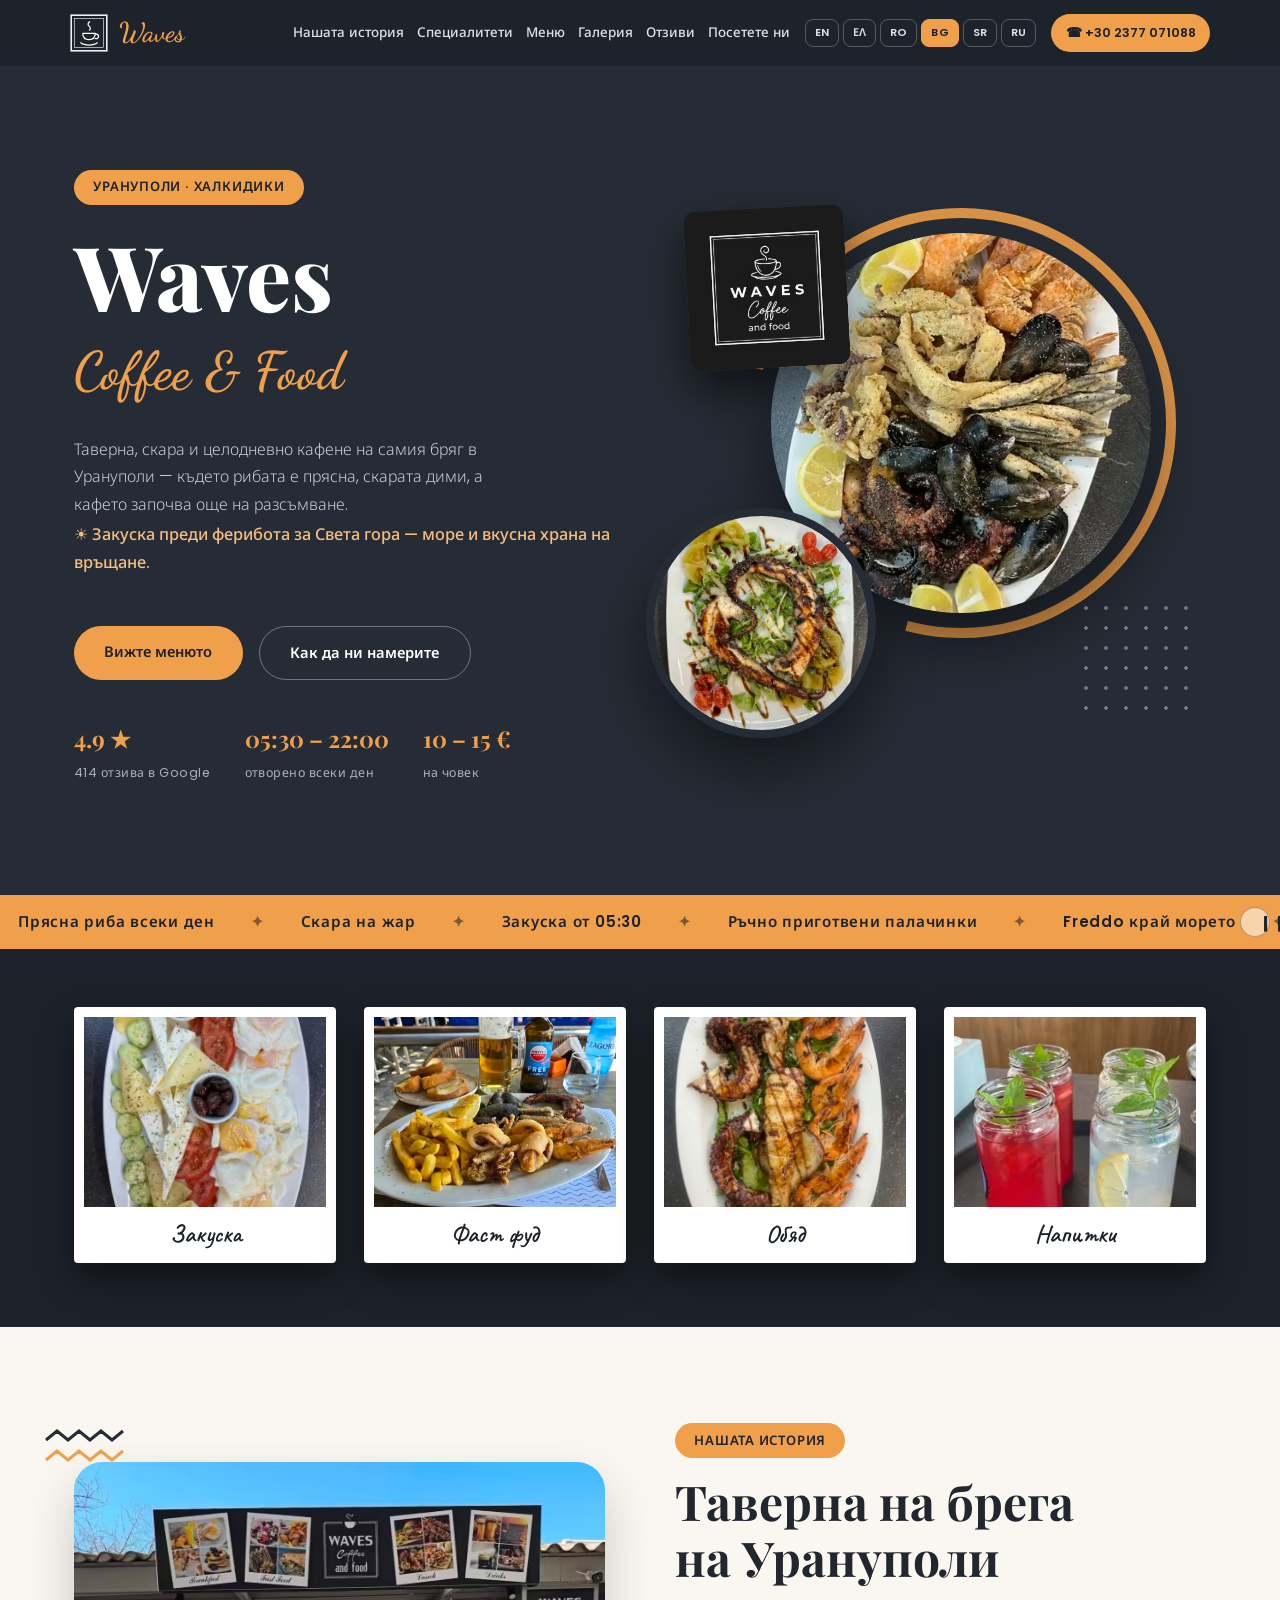
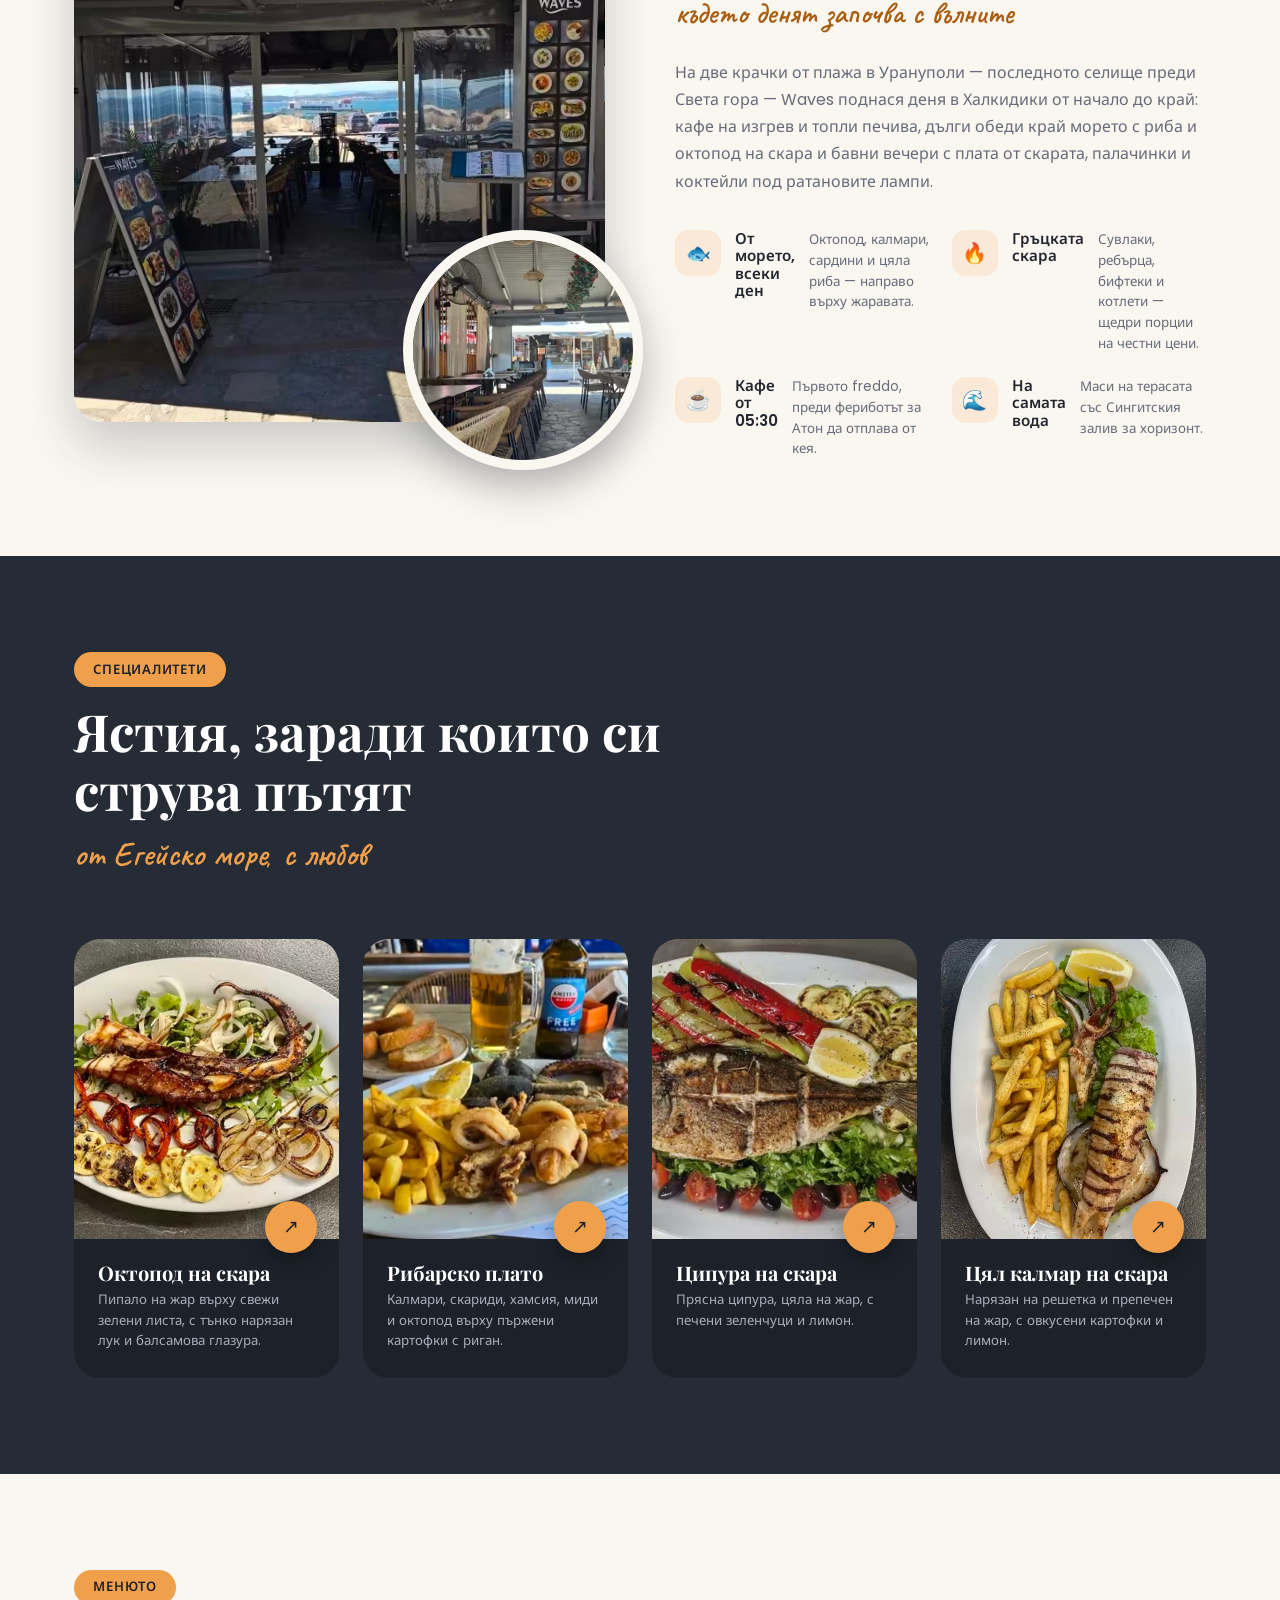
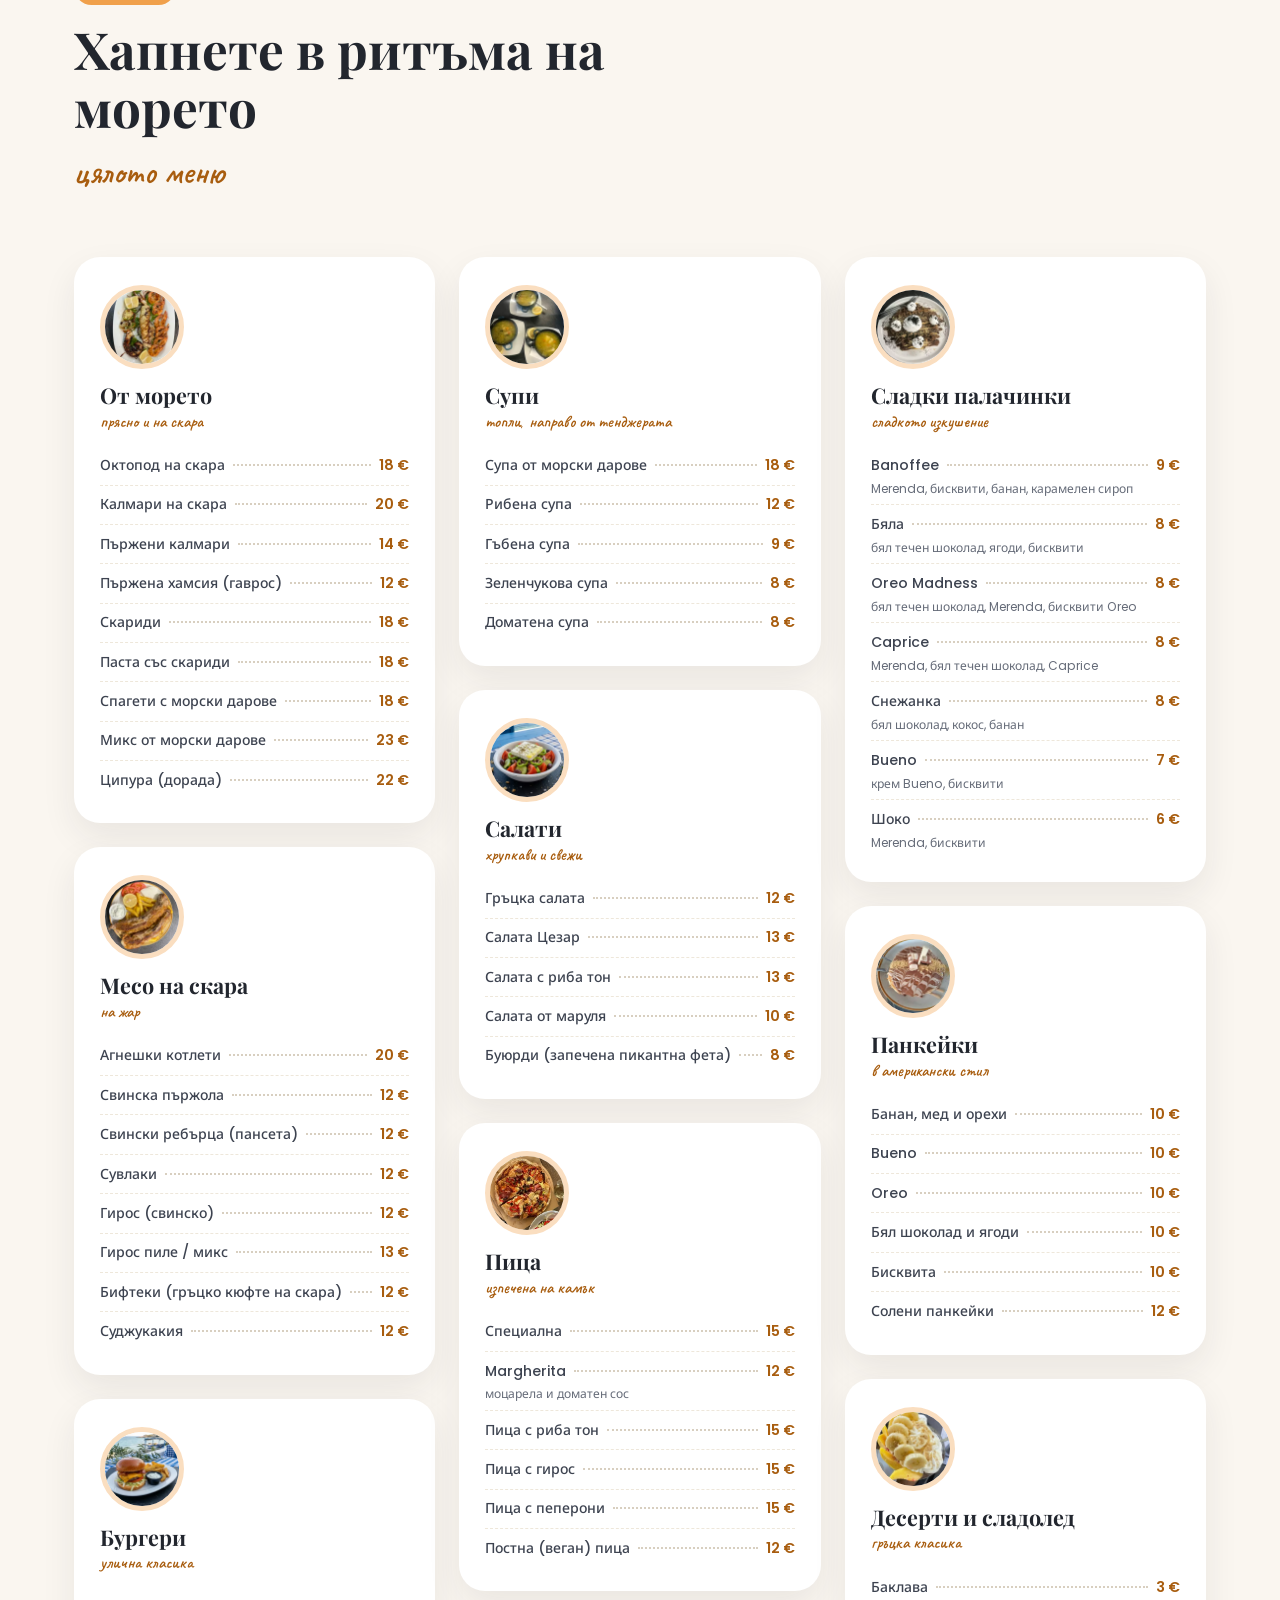
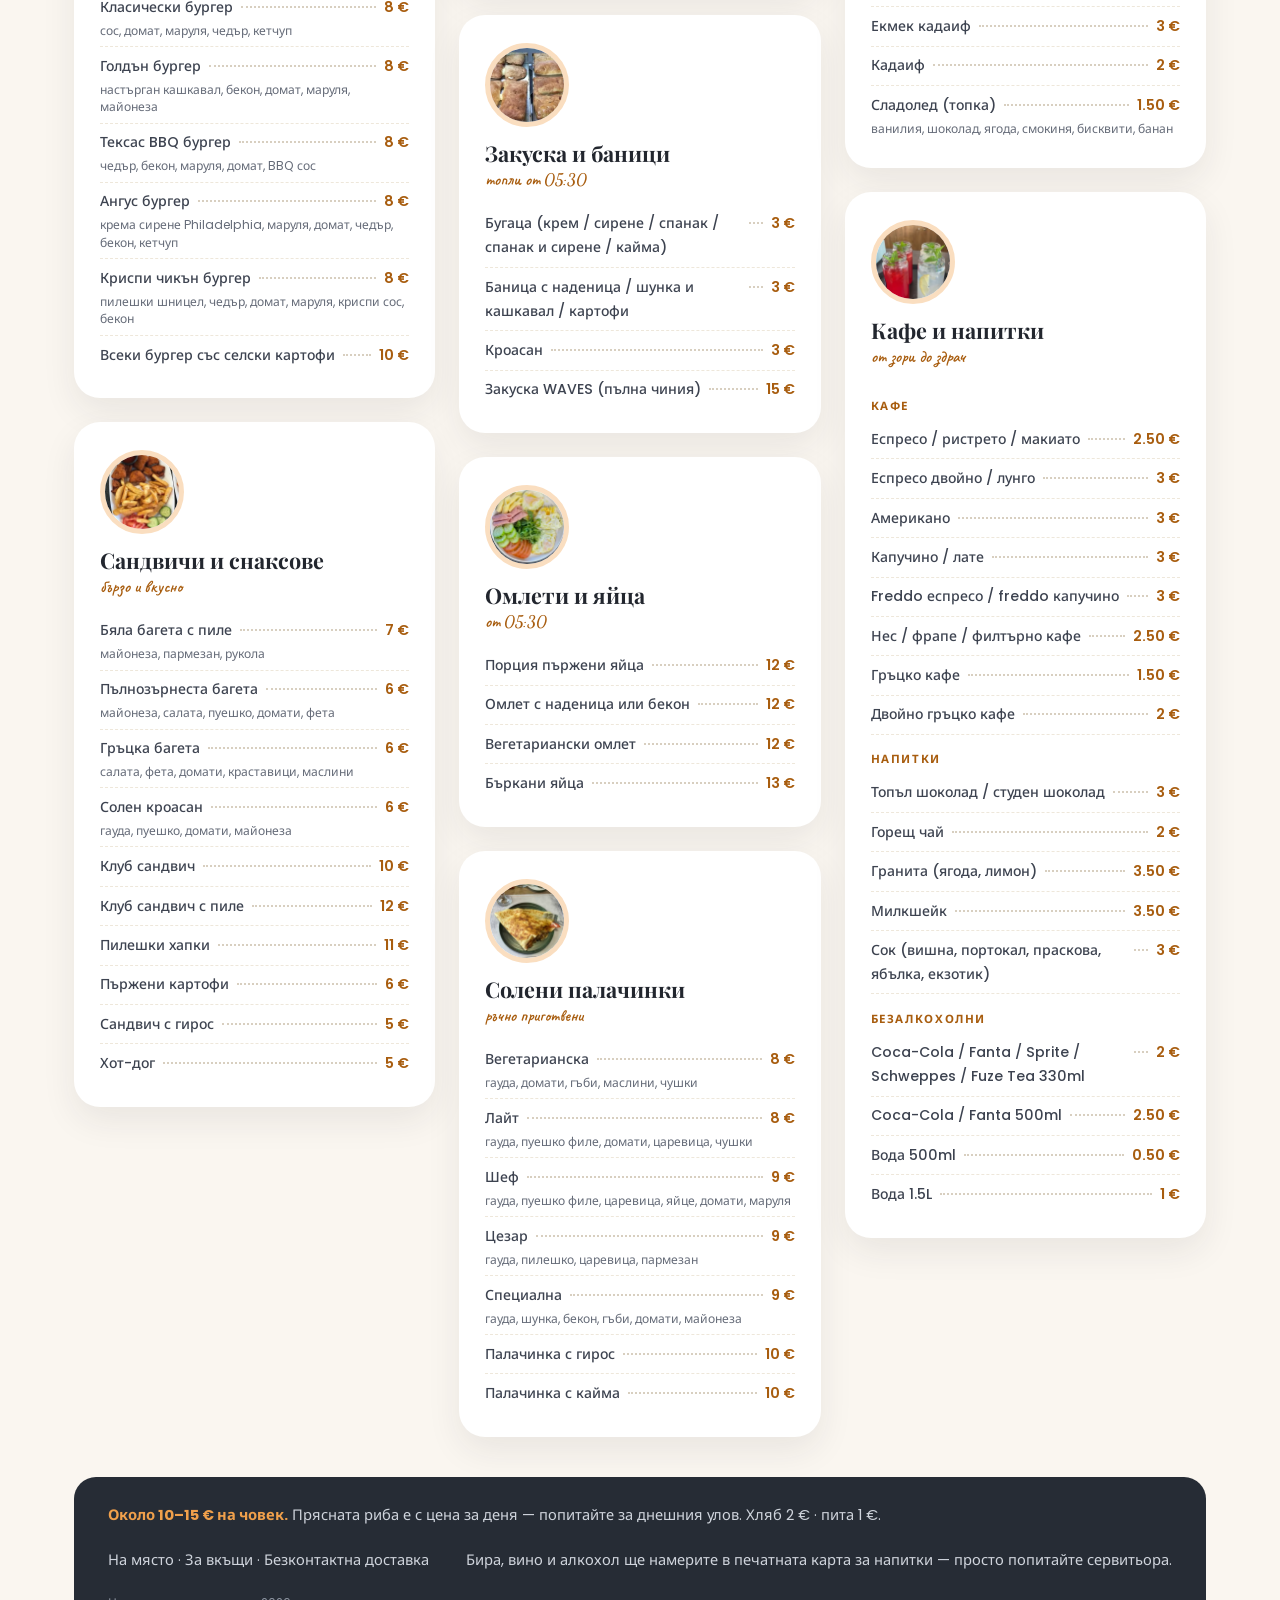
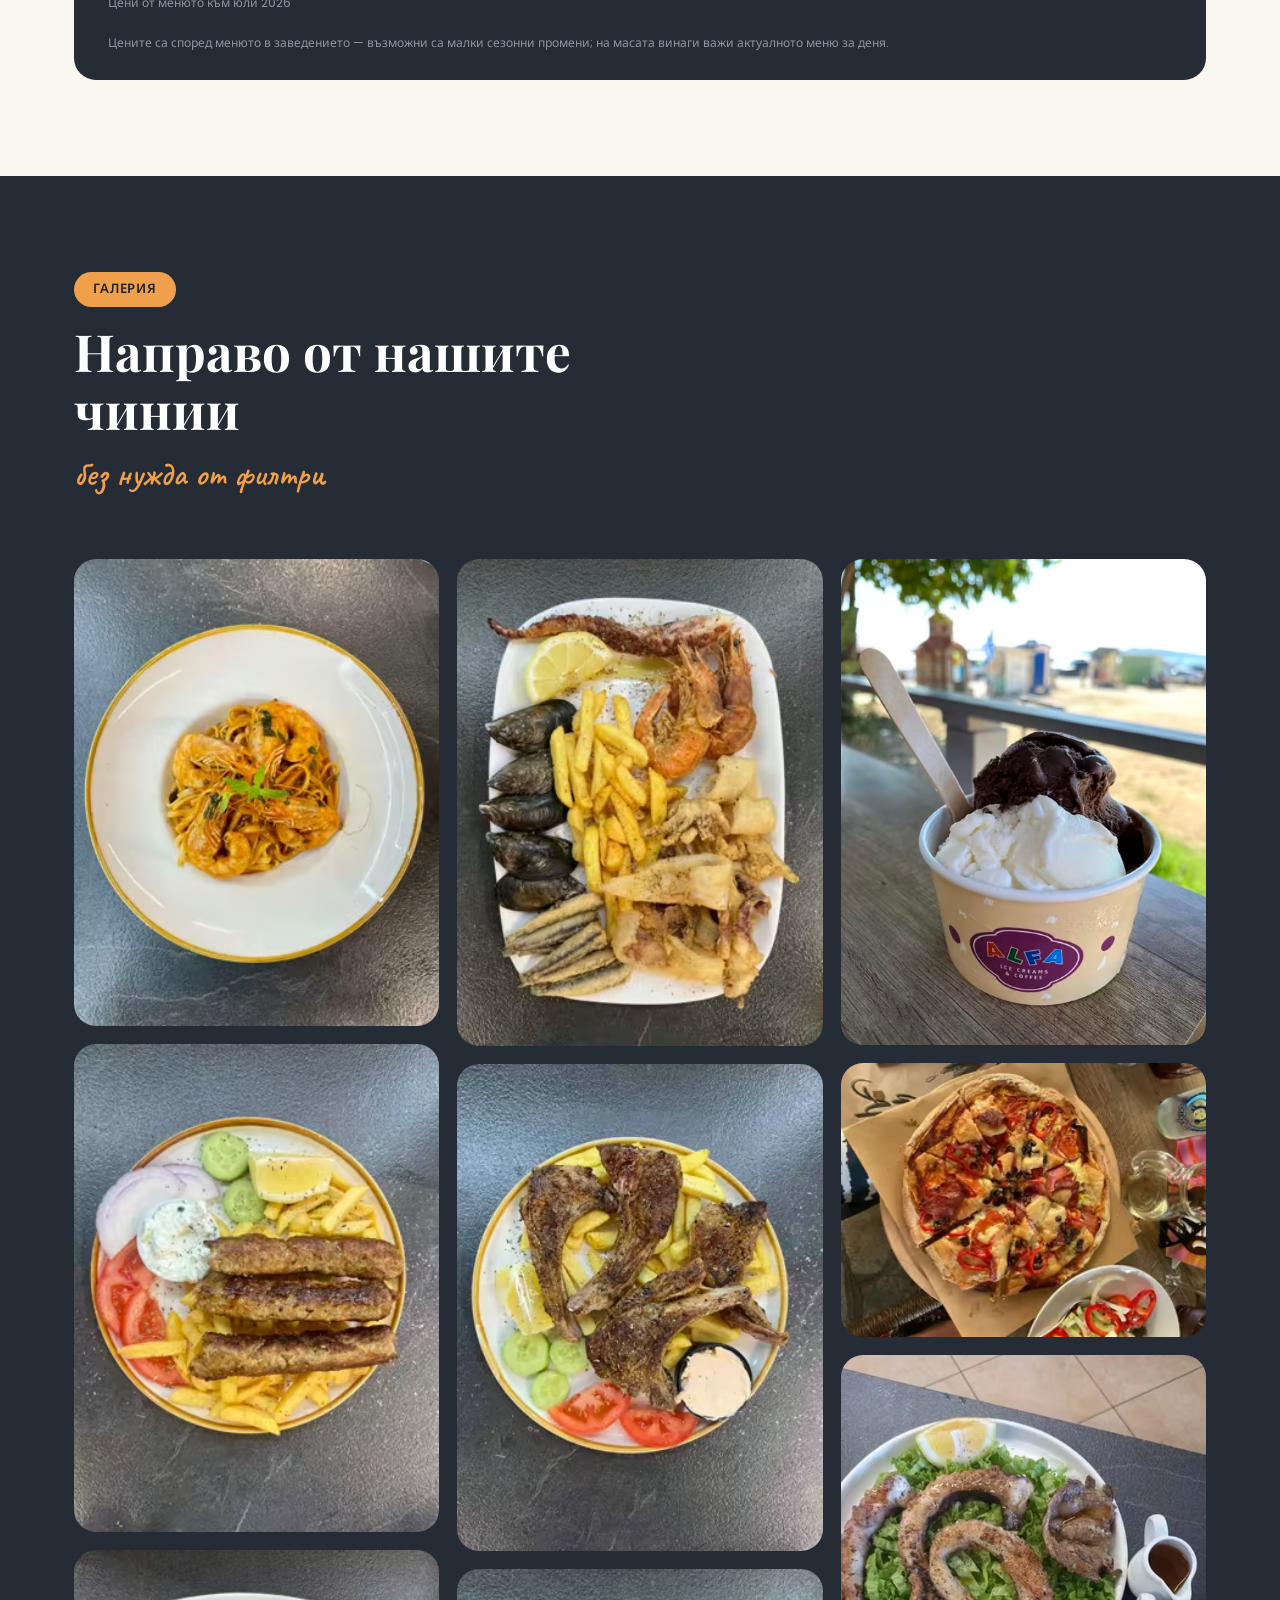
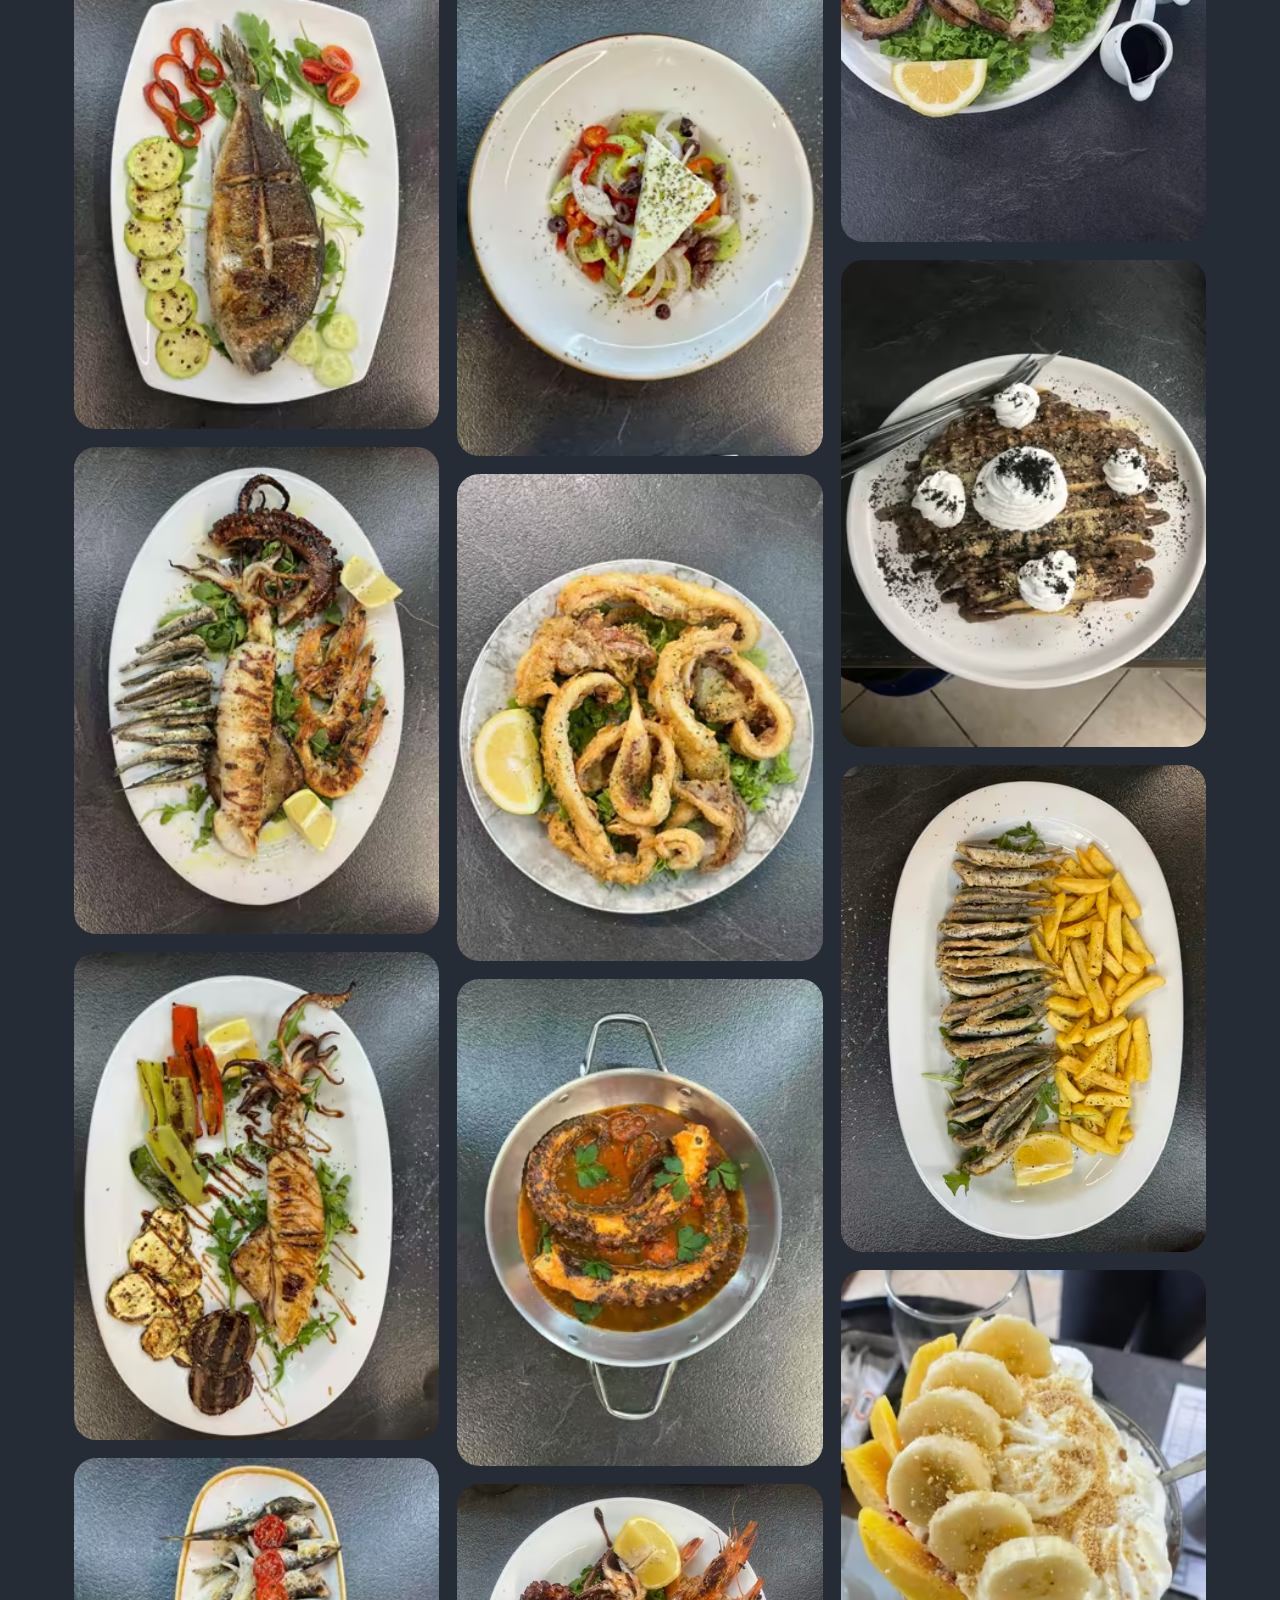
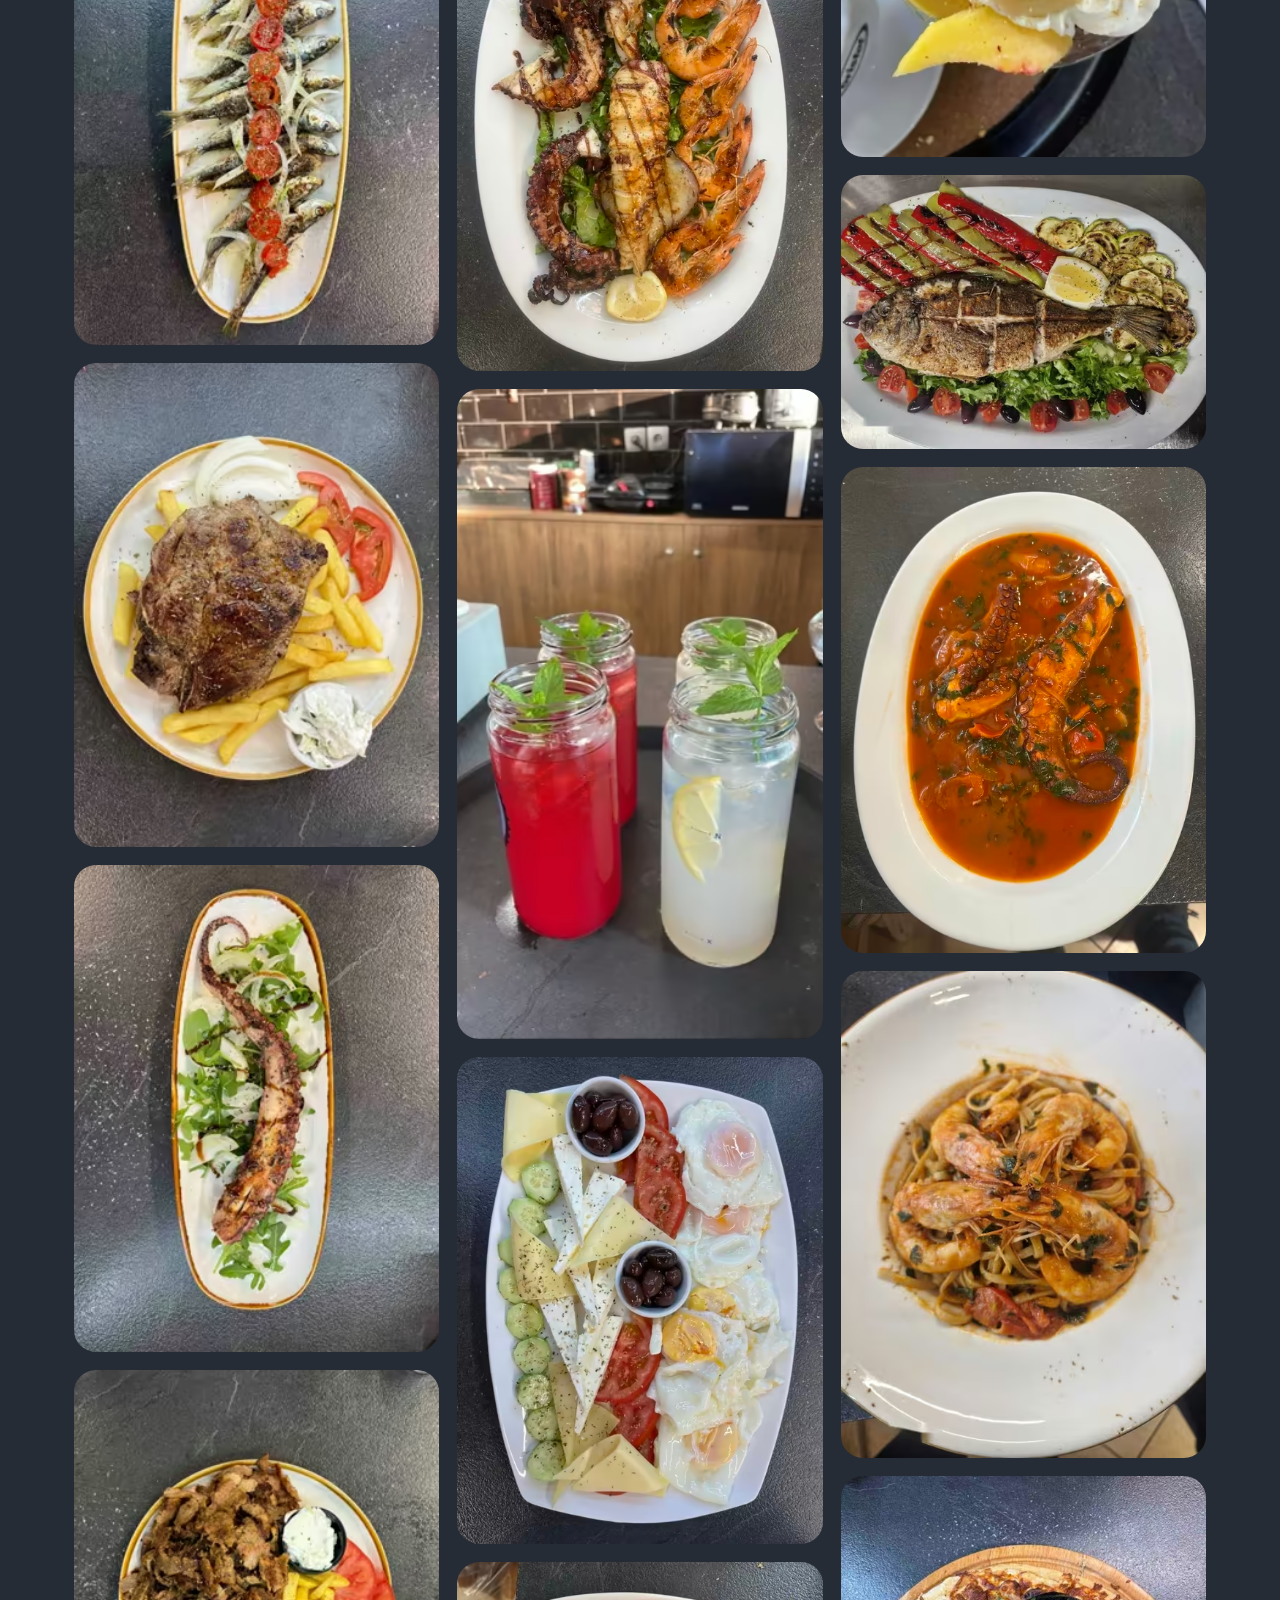
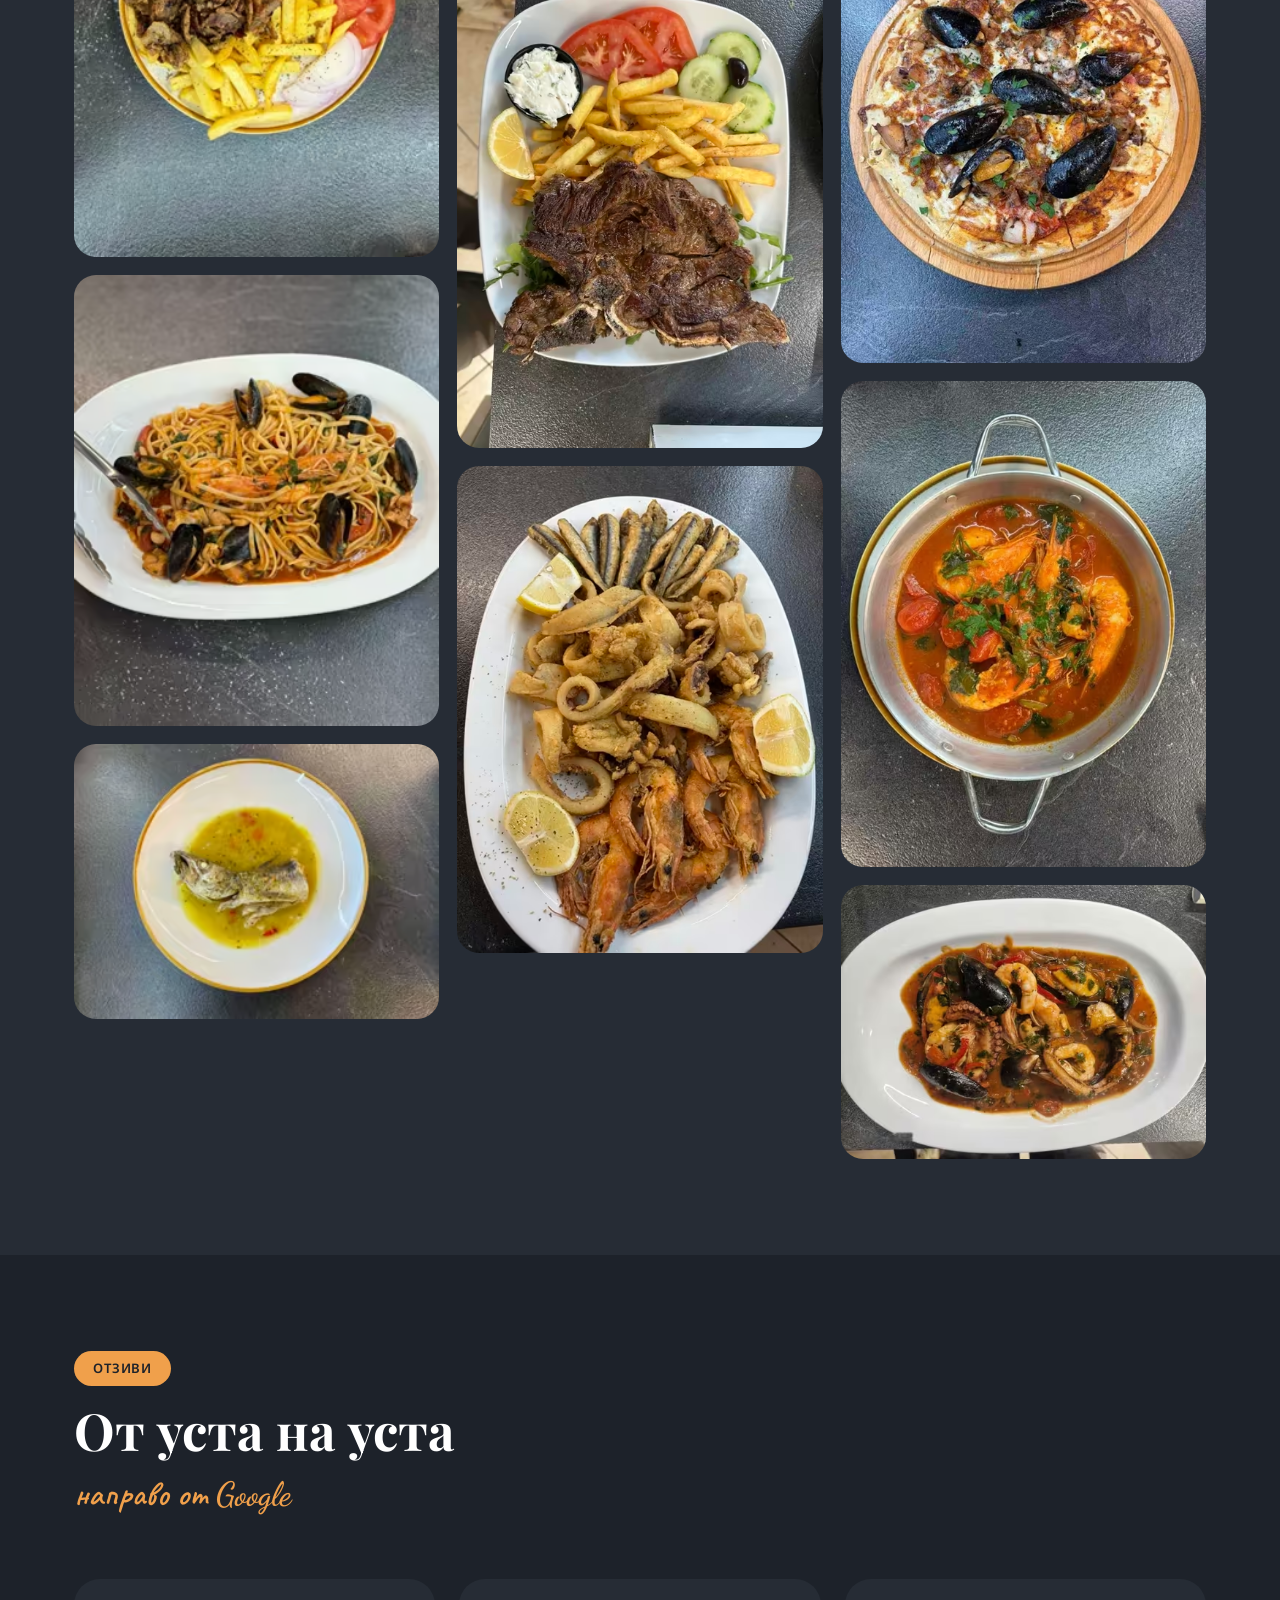
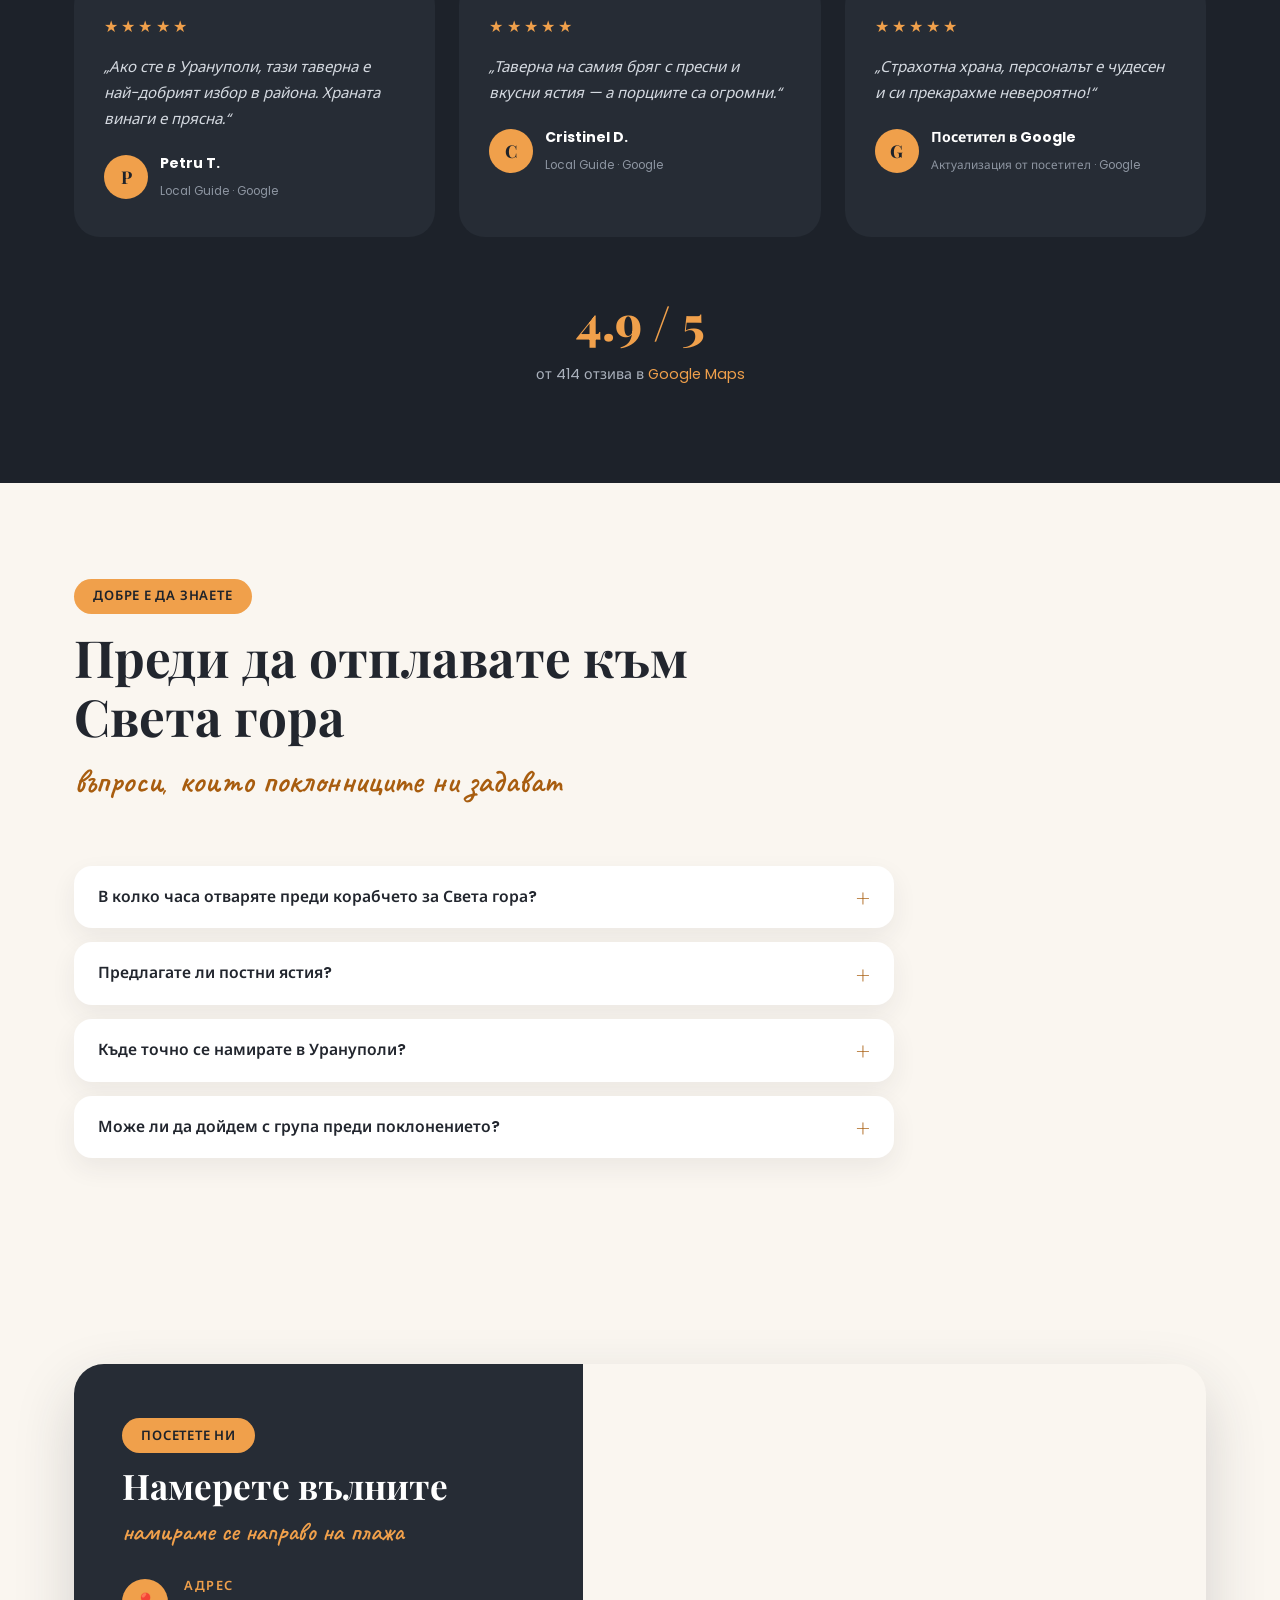
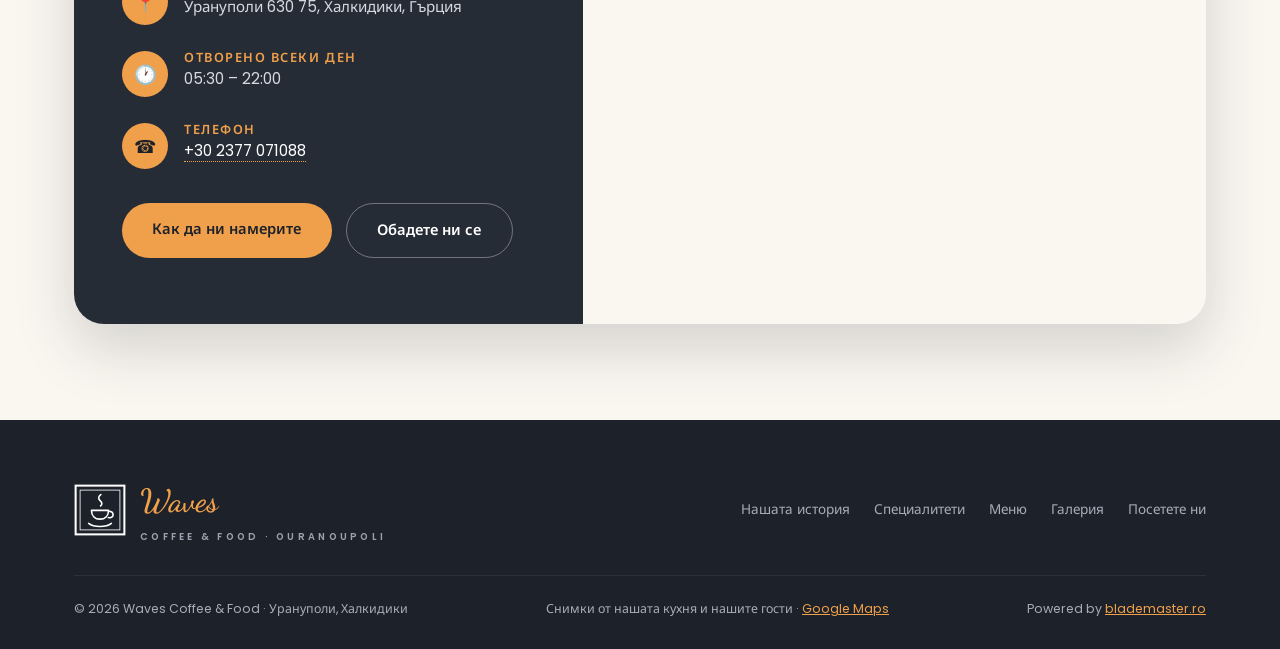
<file: bg/index.html>
<!DOCTYPE html>
<html lang="bg" data-lang="bg">
<head>
<meta charset="UTF-8">
<meta name="viewport" content="width=device-width, initial-scale=1.0">
<title>Waves Coffee &amp; Food — Таверна в Урануполи, до Света гора</title>
<meta name="description" id="meta-desc" content="Таверна на плажа в Урануполи, до ферибота за Света гора. Пресни морски дарове, скара, закуска от 05:30. 4,9★ в Google.">
<link rel="canonical" id="canon" href="https://waveshalkidiki.vercel.app/bg/">
<link rel="alternate" hreflang="en" href="https://waveshalkidiki.vercel.app/">
<link rel="alternate" hreflang="el" href="https://waveshalkidiki.vercel.app/el/">
<link rel="alternate" hreflang="ro" href="https://waveshalkidiki.vercel.app/ro/">
<link rel="alternate" hreflang="bg" href="https://waveshalkidiki.vercel.app/bg/">
<link rel="alternate" hreflang="sr-Latn" href="https://waveshalkidiki.vercel.app/sr/">
<link rel="alternate" hreflang="ru" href="https://waveshalkidiki.vercel.app/ru/">
<link rel="alternate" hreflang="x-default" href="https://waveshalkidiki.vercel.app/">
<meta property="og:title" id="og-title" content="Waves Coffee &amp; Food — Таверна в Урануполи, до Света гора">
<meta property="og:description" id="og-desc" content="Таверна на плажа в Урануполи, до ферибота за Света гора. Пресни морски дарове, скара, закуска от 05:30. 4,9★ в Google.">
<meta property="og:image" content="https://waveshalkidiki.vercel.app/images/og-1200x630.jpg">
<meta property="og:image:width" content="1200">
<meta property="og:image:height" content="630">
<meta property="og:image:alt" content="Mixed seafood platter at Waves Coffee & Food">
<meta property="og:url" id="og-url" content="https://waveshalkidiki.vercel.app/bg/">
<meta property="og:type" content="restaurant.restaurant">
<meta property="og:site_name" content="Waves Coffee &amp; Food">
<meta property="og:locale" id="og-locale" content="bg_BG">
<meta name="twitter:card" content="summary_large_image">
<meta name="theme-color" content="#262C35">
<link rel="icon" type="image/png" href="/favicon.png">
<link rel="apple-touch-icon" href="/apple-touch-icon.png">
<link rel="icon" type="image/svg+xml" href="data:image/svg+xml,%3Csvg xmlns='http://www.w3.org/2000/svg' viewBox='0 0 64 64'%3E%3Crect width='64' height='64' rx='12' fill='%23262C35'/%3E%3Crect x='6' y='6' width='52' height='52' fill='none' stroke='white' stroke-width='2.5'/%3E%3Cpath d='M33 15c-3 2.4-3 5-.6 7.2 2.2 1.9 2.2 3.9.4 5.8' stroke='white' stroke-width='2' fill='none' stroke-linecap='round'/%3E%3Cpath d='M22 32.5h20c0 6.5-4.2 10.3-10 10.3s-10-3.8-10-10.3z' fill='none' stroke='white' stroke-width='2'/%3E%3Cpath d='M42 33.5c3.4 0 5.3 1.7 5.3 4s-2 4.4-5.5 3.4' fill='none' stroke='white' stroke-width='2' stroke-linecap='round'/%3E%3Cpath d='M19 47.5c3 2.4 8.3 3.6 13 3.6s10-1.2 13-3.6' fill='none' stroke='white' stroke-width='2' stroke-linecap='round'/%3E%3C/svg%3E">
<script type="application/ld+json" id="ld-restaurant">
{
 "@context": "https://schema.org",
 "@graph": [
  {
   "@type": "WebSite",
   "@id": "https://waveshalkidiki.vercel.app/#website",
   "url": "https://waveshalkidiki.vercel.app/",
   "name": "Waves Coffee & Food",
   "publisher": {
    "@id": "https://waveshalkidiki.vercel.app/#restaurant"
   },
   "inLanguage": "bg"
  },
  {
   "@type": "WebPage",
   "@id": "https://waveshalkidiki.vercel.app/bg/#webpage",
   "url": "https://waveshalkidiki.vercel.app/bg/",
   "name": "Waves Coffee & Food — Таверна в Урануполи, до Света гора",
   "description": "Таверна на плажа в Урануполи, до ферибота за Света гора. Пресни морски дарове, скара, закуска от 05:30. 4,9★ в Google.",
   "isPartOf": {
    "@id": "https://waveshalkidiki.vercel.app/#website"
   },
   "about": {
    "@id": "https://waveshalkidiki.vercel.app/#restaurant"
   },
   "inLanguage": "bg",
   "primaryImageOfPage": "https://waveshalkidiki.vercel.app/images/og-1200x630.jpg"
  },
  {
   "@type": "Restaurant",
   "@id": "https://waveshalkidiki.vercel.app/#restaurant",
   "name": "Waves Coffee & Food",
   "description": "Таверна на плажа в Урануполи, до ферибота за Света гора. Пресни морски дарове, скара, закуска от 05:30. 4,9★ в Google.",
   "url": "https://waveshalkidiki.vercel.app/",
   "image": [
    "https://waveshalkidiki.vercel.app/images/fried-platter-800.jpg",
    "https://waveshalkidiki.vercel.app/images/octopus-grill-800.jpg",
    "https://waveshalkidiki.vercel.app/images/greek-salad-800.jpg"
   ],
   "servesCuisine": [
    "Greek",
    "Seafood",
    "Grill",
    "Café"
   ],
   "priceRange": "€10–15",
   "currenciesAccepted": "EUR",
   "telephone": "+302377071088",
   "address": {
    "@type": "PostalAddress",
    "addressLocality": "Ouranoupoli",
    "postalCode": "630 75",
    "addressRegion": "Halkidiki",
    "addressCountry": "GR"
   },
   "geo": {
    "@type": "GeoCoordinates",
    "latitude": 40.3255019,
    "longitude": 23.9797725
   },
   "hasMap": "https://maps.app.goo.gl/TWM8Gz17om45NjVWA",
   "openingHoursSpecification": [
    {
     "@type": "OpeningHoursSpecification",
     "dayOfWeek": [
      "Monday",
      "Tuesday",
      "Wednesday",
      "Thursday",
      "Friday",
      "Saturday",
      "Sunday"
     ],
     "opens": "05:30",
     "closes": "22:00"
    }
   ],
   "hasMenu": {
    "@type": "Menu",
    "@id": "https://waveshalkidiki.vercel.app/#menu",
    "name": "Waves Coffee & Food menu",
    "inLanguage": "bg",
    "hasMenuSection": [
     {
      "@type": "MenuSection",
      "name": "От морето",
      "hasMenuItem": [
       {
        "@type": "MenuItem",
        "name": "Октопод на скара",
        "offers": {
         "@type": "Offer",
         "price": "18",
         "priceCurrency": "EUR"
        }
       },
       {
        "@type": "MenuItem",
        "name": "Калмари на скара",
        "offers": {
         "@type": "Offer",
         "price": "20",
         "priceCurrency": "EUR"
        }
       },
       {
        "@type": "MenuItem",
        "name": "Пържени калмари",
        "offers": {
         "@type": "Offer",
         "price": "14",
         "priceCurrency": "EUR"
        }
       },
       {
        "@type": "MenuItem",
        "name": "Пържена хамсия (гаврос)",
        "offers": {
         "@type": "Offer",
         "price": "12",
         "priceCurrency": "EUR"
        }
       },
       {
        "@type": "MenuItem",
        "name": "Скариди",
        "offers": {
         "@type": "Offer",
         "price": "18",
         "priceCurrency": "EUR"
        }
       },
       {
        "@type": "MenuItem",
        "name": "Паста със скариди",
        "offers": {
         "@type": "Offer",
         "price": "18",
         "priceCurrency": "EUR"
        }
       },
       {
        "@type": "MenuItem",
        "name": "Спагети с морски дарове",
        "offers": {
         "@type": "Offer",
         "price": "18",
         "priceCurrency": "EUR"
        }
       },
       {
        "@type": "MenuItem",
        "name": "Микс от морски дарове",
        "offers": {
         "@type": "Offer",
         "price": "23",
         "priceCurrency": "EUR"
        }
       },
       {
        "@type": "MenuItem",
        "name": "Ципура (дорада)",
        "offers": {
         "@type": "Offer",
         "price": "22",
         "priceCurrency": "EUR"
        }
       }
      ]
     },
     {
      "@type": "MenuSection",
      "name": "Месо на скара",
      "hasMenuItem": [
       {
        "@type": "MenuItem",
        "name": "Агнешки котлети",
        "offers": {
         "@type": "Offer",
         "price": "20",
         "priceCurrency": "EUR"
        }
       },
       {
        "@type": "MenuItem",
        "name": "Свинска пържола",
        "offers": {
         "@type": "Offer",
         "price": "12",
         "priceCurrency": "EUR"
        }
       },
       {
        "@type": "MenuItem",
        "name": "Свински ребърца (пансета)",
        "offers": {
         "@type": "Offer",
         "price": "12",
         "priceCurrency": "EUR"
        }
       },
       {
        "@type": "MenuItem",
        "name": "Сувлаки",
        "offers": {
         "@type": "Offer",
         "price": "12",
         "priceCurrency": "EUR"
        }
       },
       {
        "@type": "MenuItem",
        "name": "Гирос (свинско)",
        "offers": {
         "@type": "Offer",
         "price": "12",
         "priceCurrency": "EUR"
        }
       },
       {
        "@type": "MenuItem",
        "name": "Гирос пиле / микс",
        "offers": {
         "@type": "Offer",
         "price": "13",
         "priceCurrency": "EUR"
        }
       },
       {
        "@type": "MenuItem",
        "name": "Бифтеки (гръцко кюфте на скара)",
        "offers": {
         "@type": "Offer",
         "price": "12",
         "priceCurrency": "EUR"
        }
       },
       {
        "@type": "MenuItem",
        "name": "Суджукакия",
        "offers": {
         "@type": "Offer",
         "price": "12",
         "priceCurrency": "EUR"
        }
       }
      ]
     },
     {
      "@type": "MenuSection",
      "name": "Бургери",
      "hasMenuItem": [
       {
        "@type": "MenuItem",
        "name": "Класически бургер",
        "description": "сос, домат, маруля, чедър, кетчуп",
        "offers": {
         "@type": "Offer",
         "price": "8",
         "priceCurrency": "EUR"
        }
       },
       {
        "@type": "MenuItem",
        "name": "Голдън бургер",
        "description": "настърган кашкавал, бекон, домат, маруля, майонеза",
        "offers": {
         "@type": "Offer",
         "price": "8",
         "priceCurrency": "EUR"
        }
       },
       {
        "@type": "MenuItem",
        "name": "Тексас BBQ бургер",
        "description": "чедър, бекон, маруля, домат, BBQ сос",
        "offers": {
         "@type": "Offer",
         "price": "8",
         "priceCurrency": "EUR"
        }
       },
       {
        "@type": "MenuItem",
        "name": "Ангус бургер",
        "description": "крема сирене Philadelphia, маруля, домат, чедър, бекон, кетчуп",
        "offers": {
         "@type": "Offer",
         "price": "8",
         "priceCurrency": "EUR"
        }
       },
       {
        "@type": "MenuItem",
        "name": "Криспи чикън бургер",
        "description": "пилешки шницел, чедър, домат, маруля, криспи сос, бекон",
        "offers": {
         "@type": "Offer",
         "price": "8",
         "priceCurrency": "EUR"
        }
       },
       {
        "@type": "MenuItem",
        "name": "Всеки бургер със селски картофи",
        "offers": {
         "@type": "Offer",
         "price": "10",
         "priceCurrency": "EUR"
        }
       }
      ]
     },
     {
      "@type": "MenuSection",
      "name": "Сандвичи и снаксове",
      "hasMenuItem": [
       {
        "@type": "MenuItem",
        "name": "Бяла багета с пиле",
        "description": "майонеза, пармезан, рукола",
        "offers": {
         "@type": "Offer",
         "price": "7",
         "priceCurrency": "EUR"
        }
       },
       {
        "@type": "MenuItem",
        "name": "Пълнозърнеста багета",
        "description": "майонеза, салата, пуешко, домати, фета",
        "offers": {
         "@type": "Offer",
         "price": "6",
         "priceCurrency": "EUR"
        }
       },
       {
        "@type": "MenuItem",
        "name": "Гръцка багета",
        "description": "салата, фета, домати, краставици, маслини",
        "offers": {
         "@type": "Offer",
         "price": "6",
         "priceCurrency": "EUR"
        }
       },
       {
        "@type": "MenuItem",
        "name": "Солен кроасан",
        "description": "гауда, пуешко, домати, майонеза",
        "offers": {
         "@type": "Offer",
         "price": "6",
         "priceCurrency": "EUR"
        }
       },
       {
        "@type": "MenuItem",
        "name": "Клуб сандвич",
        "offers": {
         "@type": "Offer",
         "price": "10",
         "priceCurrency": "EUR"
        }
       },
       {
        "@type": "MenuItem",
        "name": "Клуб сандвич с пиле",
        "offers": {
         "@type": "Offer",
         "price": "12",
         "priceCurrency": "EUR"
        }
       },
       {
        "@type": "MenuItem",
        "name": "Пилешки хапки",
        "offers": {
         "@type": "Offer",
         "price": "11",
         "priceCurrency": "EUR"
        }
       },
       {
        "@type": "MenuItem",
        "name": "Пържени картофи",
        "offers": {
         "@type": "Offer",
         "price": "6",
         "priceCurrency": "EUR"
        }
       },
       {
        "@type": "MenuItem",
        "name": "Сандвич с гирос",
        "offers": {
         "@type": "Offer",
         "price": "5",
         "priceCurrency": "EUR"
        }
       },
       {
        "@type": "MenuItem",
        "name": "Хот-дог",
        "offers": {
         "@type": "Offer",
         "price": "5",
         "priceCurrency": "EUR"
        }
       }
      ]
     },
     {
      "@type": "MenuSection",
      "name": "Супи",
      "hasMenuItem": [
       {
        "@type": "MenuItem",
        "name": "Супа от морски дарове",
        "offers": {
         "@type": "Offer",
         "price": "18",
         "priceCurrency": "EUR"
        }
       },
       {
        "@type": "MenuItem",
        "name": "Рибена супа",
        "offers": {
         "@type": "Offer",
         "price": "12",
         "priceCurrency": "EUR"
        }
       },
       {
        "@type": "MenuItem",
        "name": "Гъбена супа",
        "offers": {
         "@type": "Offer",
         "price": "9",
         "priceCurrency": "EUR"
        }
       },
       {
        "@type": "MenuItem",
        "name": "Зеленчукова супа",
        "offers": {
         "@type": "Offer",
         "price": "8",
         "priceCurrency": "EUR"
        }
       },
       {
        "@type": "MenuItem",
        "name": "Доматена супа",
        "offers": {
         "@type": "Offer",
         "price": "8",
         "priceCurrency": "EUR"
        }
       }
      ]
     },
     {
      "@type": "MenuSection",
      "name": "Салати",
      "hasMenuItem": [
       {
        "@type": "MenuItem",
        "name": "Гръцка салата",
        "offers": {
         "@type": "Offer",
         "price": "12",
         "priceCurrency": "EUR"
        }
       },
       {
        "@type": "MenuItem",
        "name": "Салата Цезар",
        "offers": {
         "@type": "Offer",
         "price": "13",
         "priceCurrency": "EUR"
        }
       },
       {
        "@type": "MenuItem",
        "name": "Салата с риба тон",
        "offers": {
         "@type": "Offer",
         "price": "13",
         "priceCurrency": "EUR"
        }
       },
       {
        "@type": "MenuItem",
        "name": "Салата от маруля",
        "offers": {
         "@type": "Offer",
         "price": "10",
         "priceCurrency": "EUR"
        }
       },
       {
        "@type": "MenuItem",
        "name": "Буюрди (запечена пикантна фета)",
        "offers": {
         "@type": "Offer",
         "price": "8",
         "priceCurrency": "EUR"
        }
       }
      ]
     },
     {
      "@type": "MenuSection",
      "name": "Пица",
      "hasMenuItem": [
       {
        "@type": "MenuItem",
        "name": "Специална",
        "offers": {
         "@type": "Offer",
         "price": "15",
         "priceCurrency": "EUR"
        }
       },
       {
        "@type": "MenuItem",
        "name": "Margherita",
        "description": "моцарела и доматен сос",
        "offers": {
         "@type": "Offer",
         "price": "12",
         "priceCurrency": "EUR"
        }
       },
       {
        "@type": "MenuItem",
        "name": "Пица с риба тон",
        "offers": {
         "@type": "Offer",
         "price": "15",
         "priceCurrency": "EUR"
        }
       },
       {
        "@type": "MenuItem",
        "name": "Пица с гирос",
        "offers": {
         "@type": "Offer",
         "price": "15",
         "priceCurrency": "EUR"
        }
       },
       {
        "@type": "MenuItem",
        "name": "Пица с пеперони",
        "offers": {
         "@type": "Offer",
         "price": "15",
         "priceCurrency": "EUR"
        }
       },
       {
        "@type": "MenuItem",
        "name": "Постна (веган) пица",
        "offers": {
         "@type": "Offer",
         "price": "12",
         "priceCurrency": "EUR"
        }
       }
      ]
     },
     {
      "@type": "MenuSection",
      "name": "Закуска и баници",
      "hasMenuItem": [
       {
        "@type": "MenuItem",
        "name": "Бугаца (крем / сирене / спанак / спанак и сирене / кайма)",
        "offers": {
         "@type": "Offer",
         "price": "3",
         "priceCurrency": "EUR"
        }
       },
       {
        "@type": "MenuItem",
        "name": "Баница с наденица / шунка и кашкавал / картофи",
        "offers": {
         "@type": "Offer",
         "price": "3",
         "priceCurrency": "EUR"
        }
       },
       {
        "@type": "MenuItem",
        "name": "Кроасан",
        "offers": {
         "@type": "Offer",
         "price": "3",
         "priceCurrency": "EUR"
        }
       },
       {
        "@type": "MenuItem",
        "name": "Закуска WAVES (пълна чиния)",
        "offers": {
         "@type": "Offer",
         "price": "15",
         "priceCurrency": "EUR"
        }
       }
      ]
     },
     {
      "@type": "MenuSection",
      "name": "Омлети и яйца",
      "hasMenuItem": [
       {
        "@type": "MenuItem",
        "name": "Порция пържени яйца",
        "offers": {
         "@type": "Offer",
         "price": "12",
         "priceCurrency": "EUR"
        }
       },
       {
        "@type": "MenuItem",
        "name": "Омлет с наденица или бекон",
        "offers": {
         "@type": "Offer",
         "price": "12",
         "priceCurrency": "EUR"
        }
       },
       {
        "@type": "MenuItem",
        "name": "Вегетариански омлет",
        "offers": {
         "@type": "Offer",
         "price": "12",
         "priceCurrency": "EUR"
        }
       },
       {
        "@type": "MenuItem",
        "name": "Бъркани яйца",
        "offers": {
         "@type": "Offer",
         "price": "13",
         "priceCurrency": "EUR"
        }
       }
      ]
     },
     {
      "@type": "MenuSection",
      "name": "Солени палачинки",
      "hasMenuItem": [
       {
        "@type": "MenuItem",
        "name": "Вегетарианска",
        "description": "гауда, домати, гъби, маслини, чушки",
        "offers": {
         "@type": "Offer",
         "price": "8",
         "priceCurrency": "EUR"
        }
       },
       {
        "@type": "MenuItem",
        "name": "Лайт",
        "description": "гауда, пуешко филе, домати, царевица, чушки",
        "offers": {
         "@type": "Offer",
         "price": "8",
         "priceCurrency": "EUR"
        }
       },
       {
        "@type": "MenuItem",
        "name": "Шеф",
        "description": "гауда, пуешко филе, царевица, яйце, домати, маруля",
        "offers": {
         "@type": "Offer",
         "price": "9",
         "priceCurrency": "EUR"
        }
       },
       {
        "@type": "MenuItem",
        "name": "Цезар",
        "description": "гауда, пилешко, царевица, пармезан",
        "offers": {
         "@type": "Offer",
         "price": "9",
         "priceCurrency": "EUR"
        }
       },
       {
        "@type": "MenuItem",
        "name": "Специална",
        "description": "гауда, шунка, бекон, гъби, домати, майонеза",
        "offers": {
         "@type": "Offer",
         "price": "9",
         "priceCurrency": "EUR"
        }
       },
       {
        "@type": "MenuItem",
        "name": "Палачинка с гирос",
        "offers": {
         "@type": "Offer",
         "price": "10",
         "priceCurrency": "EUR"
        }
       },
       {
        "@type": "MenuItem",
        "name": "Палачинка с кайма",
        "offers": {
         "@type": "Offer",
         "price": "10",
         "priceCurrency": "EUR"
        }
       }
      ]
     },
     {
      "@type": "MenuSection",
      "name": "Сладки палачинки",
      "hasMenuItem": [
       {
        "@type": "MenuItem",
        "name": "Banoffee",
        "description": "Merenda, бисквити, банан, карамелен сироп",
        "offers": {
         "@type": "Offer",
         "price": "9",
         "priceCurrency": "EUR"
        }
       },
       {
        "@type": "MenuItem",
        "name": "Бяла",
        "description": "бял течен шоколад, ягоди, бисквити",
        "offers": {
         "@type": "Offer",
         "price": "8",
         "priceCurrency": "EUR"
        }
       },
       {
        "@type": "MenuItem",
        "name": "Oreo Madness",
        "description": "бял течен шоколад, Merenda, бисквити Oreo",
        "offers": {
         "@type": "Offer",
         "price": "8",
         "priceCurrency": "EUR"
        }
       },
       {
        "@type": "MenuItem",
        "name": "Caprice",
        "description": "Merenda, бял течен шоколад, Caprice",
        "offers": {
         "@type": "Offer",
         "price": "8",
         "priceCurrency": "EUR"
        }
       },
       {
        "@type": "MenuItem",
        "name": "Снежанка",
        "description": "бял шоколад, кокос, банан",
        "offers": {
         "@type": "Offer",
         "price": "8",
         "priceCurrency": "EUR"
        }
       },
       {
        "@type": "MenuItem",
        "name": "Bueno",
        "description": "крем Bueno, бисквити",
        "offers": {
         "@type": "Offer",
         "price": "7",
         "priceCurrency": "EUR"
        }
       },
       {
        "@type": "MenuItem",
        "name": "Шоко",
        "description": "Merenda, бисквити",
        "offers": {
         "@type": "Offer",
         "price": "6",
         "priceCurrency": "EUR"
        }
       }
      ]
     },
     {
      "@type": "MenuSection",
      "name": "Панкейки",
      "hasMenuItem": [
       {
        "@type": "MenuItem",
        "name": "Банан, мед и орехи",
        "offers": {
         "@type": "Offer",
         "price": "10",
         "priceCurrency": "EUR"
        }
       },
       {
        "@type": "MenuItem",
        "name": "Bueno",
        "offers": {
         "@type": "Offer",
         "price": "10",
         "priceCurrency": "EUR"
        }
       },
       {
        "@type": "MenuItem",
        "name": "Oreo",
        "offers": {
         "@type": "Offer",
         "price": "10",
         "priceCurrency": "EUR"
        }
       },
       {
        "@type": "MenuItem",
        "name": "Бял шоколад и ягоди",
        "offers": {
         "@type": "Offer",
         "price": "10",
         "priceCurrency": "EUR"
        }
       },
       {
        "@type": "MenuItem",
        "name": "Бисквита",
        "offers": {
         "@type": "Offer",
         "price": "10",
         "priceCurrency": "EUR"
        }
       },
       {
        "@type": "MenuItem",
        "name": "Солени панкейки",
        "offers": {
         "@type": "Offer",
         "price": "12",
         "priceCurrency": "EUR"
        }
       }
      ]
     },
     {
      "@type": "MenuSection",
      "name": "Десерти и сладолед",
      "hasMenuItem": [
       {
        "@type": "MenuItem",
        "name": "Баклава",
        "offers": {
         "@type": "Offer",
         "price": "3",
         "priceCurrency": "EUR"
        }
       },
       {
        "@type": "MenuItem",
        "name": "Екмек кадаиф",
        "offers": {
         "@type": "Offer",
         "price": "3",
         "priceCurrency": "EUR"
        }
       },
       {
        "@type": "MenuItem",
        "name": "Кадаиф",
        "offers": {
         "@type": "Offer",
         "price": "2",
         "priceCurrency": "EUR"
        }
       },
       {
        "@type": "MenuItem",
        "name": "Сладолед (топка)",
        "description": "ванилия, шоколад, ягода, смокиня, бисквити, банан",
        "offers": {
         "@type": "Offer",
         "price": "1.50",
         "priceCurrency": "EUR"
        }
       }
      ]
     },
     {
      "@type": "MenuSection",
      "name": "Кафе и напитки",
      "hasMenuItem": [
       {
        "@type": "MenuItem",
        "name": "Еспресо / ристрето / макиато",
        "offers": {
         "@type": "Offer",
         "price": "2.50",
         "priceCurrency": "EUR"
        }
       },
       {
        "@type": "MenuItem",
        "name": "Еспресо двойно / лунго",
        "offers": {
         "@type": "Offer",
         "price": "3",
         "priceCurrency": "EUR"
        }
       },
       {
        "@type": "MenuItem",
        "name": "Американо",
        "offers": {
         "@type": "Offer",
         "price": "3",
         "priceCurrency": "EUR"
        }
       },
       {
        "@type": "MenuItem",
        "name": "Капучино / лате",
        "offers": {
         "@type": "Offer",
         "price": "3",
         "priceCurrency": "EUR"
        }
       },
       {
        "@type": "MenuItem",
        "name": "Freddo еспресо / freddo капучино",
        "offers": {
         "@type": "Offer",
         "price": "3",
         "priceCurrency": "EUR"
        }
       },
       {
        "@type": "MenuItem",
        "name": "Нес / фрапе / филтърно кафе",
        "offers": {
         "@type": "Offer",
         "price": "2.50",
         "priceCurrency": "EUR"
        }
       },
       {
        "@type": "MenuItem",
        "name": "Гръцко кафе",
        "offers": {
         "@type": "Offer",
         "price": "1.50",
         "priceCurrency": "EUR"
        }
       },
       {
        "@type": "MenuItem",
        "name": "Двойно гръцко кафе",
        "offers": {
         "@type": "Offer",
         "price": "2",
         "priceCurrency": "EUR"
        }
       },
       {
        "@type": "MenuItem",
        "name": "Топъл шоколад / студен шоколад",
        "offers": {
         "@type": "Offer",
         "price": "3",
         "priceCurrency": "EUR"
        }
       },
       {
        "@type": "MenuItem",
        "name": "Горещ чай",
        "offers": {
         "@type": "Offer",
         "price": "2",
         "priceCurrency": "EUR"
        }
       },
       {
        "@type": "MenuItem",
        "name": "Гранита (ягода, лимон)",
        "offers": {
         "@type": "Offer",
         "price": "3.50",
         "priceCurrency": "EUR"
        }
       },
       {
        "@type": "MenuItem",
        "name": "Милкшейк",
        "offers": {
         "@type": "Offer",
         "price": "3.50",
         "priceCurrency": "EUR"
        }
       },
       {
        "@type": "MenuItem",
        "name": "Сок (вишна, портокал, праскова, ябълка, екзотик)",
        "offers": {
         "@type": "Offer",
         "price": "3",
         "priceCurrency": "EUR"
        }
       },
       {
        "@type": "MenuItem",
        "name": "Coca-Cola / Fanta / Sprite / Schweppes / Fuze Tea 330ml",
        "offers": {
         "@type": "Offer",
         "price": "2",
         "priceCurrency": "EUR"
        }
       },
       {
        "@type": "MenuItem",
        "name": "Coca-Cola / Fanta 500ml",
        "offers": {
         "@type": "Offer",
         "price": "2.50",
         "priceCurrency": "EUR"
        }
       },
       {
        "@type": "MenuItem",
        "name": "Вода 500ml",
        "offers": {
         "@type": "Offer",
         "price": "0.50",
         "priceCurrency": "EUR"
        }
       },
       {
        "@type": "MenuItem",
        "name": "Вода 1.5L",
        "offers": {
         "@type": "Offer",
         "price": "1",
         "priceCurrency": "EUR"
        }
       }
      ]
     }
    ]
   },
   "acceptsReservations": true,
   "knowsLanguage": [
    "el",
    "en",
    "ro",
    "bg",
    "sr",
    "ru"
   ],
   "sameAs": [
    "https://maps.app.goo.gl/TWM8Gz17om45NjVWA"
   ]
  }
 ]
}
</script>
<script type="application/ld+json" id="ld-faq">
{
 "@context": "https://schema.org",
 "@type": "FAQPage",
 "inLanguage": "bg",
 "mainEntity": [
  {
   "@type": "Question",
   "name": "В колко часа отваряте преди корабчето за Света гора?",
   "acceptedAnswer": {
    "@type": "Answer",
    "text": "Отваряме в 05:30, всеки ден без изключение — кафе, топли печива и богата закуска преди тръгването на първия ферибот от Урануполи."
   }
  },
  {
   "@type": "Question",
   "name": "Предлагате ли постни ястия?",
   "acceptedAnswer": {
    "@type": "Answer",
    "text": "Да. Освен пресните морски дарове, в менюто има и постни ястия — постна пица, зеленчукови супи и салати. Попитайте ни за постните ястия за деня."
   }
  },
  {
   "@type": "Question",
   "name": "Къде точно се намирате в Урануполи?",
   "acceptedAnswer": {
    "@type": "Answer",
    "text": "Направо на плажа, на няколко минути пеша от пристанището, откъдето тръгват корабчетата за Света гора. Търсете табелата Waves на крайбрежната."
   }
  },
  {
   "@type": "Question",
   "name": "Може ли да дойдем с група преди поклонението?",
   "acceptedAnswer": {
    "@type": "Answer",
    "text": "Разбира се — обадете се на +30 2377 071088 и масата ще ви чака, преди корабчето да отплава."
   }
  }
 ]
}
</script>
<link rel="preload" as="font" type="font/woff2" crossorigin href="/fonts/playfair-cyrillic-600_800.woff2">
<link rel="preload" as="font" type="font/woff2" crossorigin href="/fonts/notosans-cyrillic-300_700.woff2">
<link rel="stylesheet" href="/assets/style.b186d9d1.css">
</head>
<body>
<a class="skip" href="#main" data-i18n="a11y_skip">Към основното съдържание</a>

<nav id="nav">
  <div class="nav-in">
    <a class="logo" href="#top">
      <svg class="badge" width="38" height="38" viewBox="0 0 64 64" fill="none" aria-hidden="true">
        <rect x="2" y="2" width="60" height="60" stroke="#fff" stroke-width="2.5"/>
        <rect x="7.5" y="7.5" width="49" height="49" stroke="#fff" stroke-width="1"/>
        <path d="M33 13c-3.4 2.6-3.4 5.4-.6 7.8 2.4 2 2.4 4.2.4 6.2" stroke="#fff" stroke-width="2" stroke-linecap="round"/>
        <path d="M21.5 32.5h21c0 6.8-4.4 10.8-10.5 10.8s-10.5-4-10.5-10.8z" stroke="#fff" stroke-width="2" stroke-linejoin="round"/>
        <path d="M42.5 33.5c3.6 0 5.6 1.8 5.6 4.2s-2.2 4.6-5.8 3.6" stroke="#fff" stroke-width="2" stroke-linecap="round"/>
        <path d="M18 48.5c3.2 2.6 8.8 3.8 14 3.8s10.8-1.2 14-3.8" stroke="#fff" stroke-width="2" stroke-linecap="round"/>
      </svg>
      <span class="script">Waves</span>
      <small>COFFEE &amp; FOOD</small>
    </a>
    <div class="nav-links" id="navlinks">
      <a href="#story" data-i18n="nav_story">Нашата история</a>
      <a href="#signature" data-i18n="nav_sig">Специалитети</a>
      <a href="#menu" data-i18n="nav_menu">Меню</a>
      <a href="#gallery" data-i18n="nav_gal">Галерия</a>
      <a href="#reviews" data-i18n="nav_rev">Отзиви</a>
      <a href="#visit" data-i18n="nav_visit">Посетете ни</a>
      <div class="lang-sw lang-sw-more" role="group" aria-label="Още езици" data-i18n-attr="aria-label:a11y_langmore">
        <a href="/el/" data-lang="el" hreflang="el">ΕΛ</a>
        <a href="/bg/" data-lang="bg" hreflang="bg">BG</a>
        <a href="/sr/" data-lang="sr" hreflang="sr-Latn">SR</a>
        <a href="/ru/" data-lang="ru" hreflang="ru">RU</a>
      </div>
    </div>
    <div class="lang-sw" id="langsw" role="group" aria-label="Език" data-i18n-attr="aria-label:a11y_lang">
      <a href="/" data-lang="en" hreflang="en">EN</a>
      <a href="/el/" data-lang="el" hreflang="el">ΕΛ</a>
      <a href="/ro/" data-lang="ro" hreflang="ro">RO</a>
      <a href="/bg/" data-lang="bg" hreflang="bg">BG</a>
      <a href="/sr/" data-lang="sr" hreflang="sr-Latn">SR</a>
      <a href="/ru/" data-lang="ru" hreflang="ru">RU</a>
    </div>
    <a class="nav-call" href="tel:+302377071088">☎ +30 2377 071088</a>
    <a class="nav-call-sm" href="tel:+302377071088" aria-label="Обадете ни се" data-i18n-attr="aria-label:cta_call"><svg width="20" height="20" viewBox="0 0 24 24" fill="none" aria-hidden="true"><path d="M6.6 10.8a15.1 15.1 0 006.6 6.6l2.2-2.2c.3-.3.7-.4 1-.2 1.1.4 2.3.6 3.5.6.6 0 1 .5 1 1V20c0 .6-.4 1-1 1A17 17 0 013 4c0-.6.5-1 1-1h3.5c.6 0 1 .4 1 1 0 1.2.2 2.4.6 3.5.1.4 0 .8-.3 1.1l-2.2 2.2z" fill="currentColor"/></svg></a>
    <button class="burger" id="burger" aria-label="Меню" data-i18n-attr="aria-label:a11y_burger" aria-expanded="false" aria-controls="navlinks"><span></span><span></span><span></span></button>
  </div>
</nav>

<header class="hero" id="top">
  <div class="wrap hero-in">
    <div>
      <span class="pill kicker" data-i18n="kicker">УРАНУПОЛИ · ХАЛКИДИКИ</span>
      <h1>Waves<span class="sr-only" data-i18n="h1_tail"> — Coffee &amp; Food, ресторант на плажа в Урануполи, до Света гора</span></h1>
      <div class="script script-line">Coffee &amp; Food</div>
      <p class="lead" data-i18n="lead">Таверна, скара и целодневно кафене на самия бряг в Урануполи — където рибата е прясна, скарата дими, а кафето започва още на разсъмване.</p>
      <span class="tagline" data-i18n="tagline">☀ Закуска преди ферибота за Света гора — море и вкусна храна на връщане.</span>
      <div class="hero-cta">
        <a class="btn btn-orange" href="#menu" data-i18n="cta_menu">Вижте менюто</a>
        <a class="btn btn-ghost" href="https://www.google.com/maps/dir/?api=1&amp;destination=40.3255019%2C23.9797725" target="_blank" rel="noopener" data-i18n="cta_dir">Как да ни намерите</a>
      </div>
      <div class="hero-stats">
        <div><strong>4.9 ★</strong><span data-i18n="st_rev">414 отзива в Google</span></div>
        <div><strong>05:30 – 22:00</strong><span data-i18n="st_open">отворено всеки ден</span></div>
        <div><strong>10 – 15 €</strong><span data-i18n="st_pp">на човек</span></div>
      </div>
    </div>
    <div class="hero-art">
      <div class="ring ring-1"></div>
      <div class="circle-img ci-1"><picture><source type="image/avif" srcset="/images/seafood-platter-500.avif?v=552b6790 500w, /images/seafood-platter-800.avif?v=a383035c 600w" sizes="(max-width:640px) 212px, 380px"><source type="image/webp" srcset="/images/seafood-platter-500.webp?v=bc06801f 500w, /images/seafood-platter-800.webp?v=1ee051a1 600w" sizes="(max-width:640px) 212px, 380px"><img src="/images/seafood-platter-800.jpg?v=55320703" sizes="(max-width:640px) 212px, 380px" width="600" height="800" fetchpriority="high" alt="Плато с морски дарове – скариди, калмари, миди и печен октопод" data-i18n-attr="alt:alt_hero1" srcset="/images/seafood-platter-500.jpg 500w, /images/seafood-platter-800.jpg 600w"></picture></div>
      <div class="circle-img ci-2"><picture><source type="image/avif" srcset="/images/octopus-balsamic-500.avif?v=d729394b 500w, /images/octopus-balsamic-800.avif?v=6e136138 600w" sizes="(max-width:640px) 126px, 230px"><source type="image/webp" srcset="/images/octopus-balsamic-500.webp?v=ac07d5f4 500w, /images/octopus-balsamic-800.webp?v=3dcc1177 600w" sizes="(max-width:640px) 126px, 230px"><img src="/images/octopus-balsamic-800.jpg?v=4bed03b0" sizes="(max-width:640px) 126px, 230px" width="600" height="800" alt="Октопод на жар с балсамова глазура" data-i18n-attr="alt:alt_hero2" srcset="/images/octopus-balsamic-500.jpg 500w, /images/octopus-balsamic-800.jpg 600w"></picture></div>
      <picture><source type="image/avif" srcset="/images/waves-sign-520.avif?v=9b879188"><source type="image/webp" srcset="/images/waves-sign-520.webp?v=ab4f768b"><img class="signboard" src="/images/waves-sign-520.jpg?v=9431960a" alt="Табелата на Waves Coffee and Food" data-i18n-attr="alt:alt_sign" width="520" height="520" loading="lazy"></picture>
      <div class="dots"></div>
    </div>
  </div>
</header>

<div class="strip">
  <div class="strip-track" id="strip-track" aria-hidden="true"><span>Прясна риба всеки ден</span><span class="sep">✦</span><span>Скара на жар</span><span class="sep">✦</span><span>Закуска от 05:30</span><span class="sep">✦</span><span>Ръчно приготвени палачинки</span><span class="sep">✦</span><span>Freddo край морето</span><span class="sep">✦</span><span>Прясна риба всеки ден</span><span class="sep">✦</span><span>Скара на жар</span><span class="sep">✦</span><span>Закуска от 05:30</span><span class="sep">✦</span><span>Ръчно приготвени палачинки</span><span class="sep">✦</span><span>Freddo край морето</span><span class="sep">✦</span><span>Прясна риба всеки ден</span><span class="sep">✦</span><span>Скара на жар</span><span class="sep">✦</span><span>Закуска от 05:30</span><span class="sep">✦</span><span>Ръчно приготвени палачинки</span><span class="sep">✦</span><span>Freddo край морето</span><span class="sep">✦</span><span>Прясна риба всеки ден</span><span class="sep">✦</span><span>Скара на жар</span><span class="sep">✦</span><span>Закуска от 05:30</span><span class="sep">✦</span><span>Ръчно приготвени палачинки</span><span class="sep">✦</span><span>Freddo край морето</span><span class="sep">✦</span></div>
  <button class="strip-pause" id="strip-pause" type="button" aria-pressed="false" aria-label="Спри движещия се банер" data-i18n-attr="aria-label:a11y_pause"><span aria-hidden="true">❙❙</span></button>
</div>

<main id="main">

<section class="polas" aria-label="Breakfast, fast food, lunch and drinks at Waves">
  <div class="wrap pol-row">
    <figure class="pol reveal pol-r1"><picture><source type="image/avif" srcset="/images/greek-breakfast-500.avif?v=746232c9 500w, /images/greek-breakfast-800.avif?v=347361ae 600w" sizes="(max-width:640px) 40vw, 150px"><source type="image/webp" srcset="/images/greek-breakfast-500.webp?v=ecb883cc 500w, /images/greek-breakfast-800.webp?v=a6bfef93 600w" sizes="(max-width:640px) 40vw, 150px"><img src="/images/greek-breakfast-800.jpg?v=c34ba376" sizes="(max-width:640px) 40vw, 150px" alt="" width="600" height="800" loading="lazy" srcset="/images/greek-breakfast-500.jpg 500w, /images/greek-breakfast-800.jpg 600w"></picture><figcaption data-i18n="pol_1">Закуска</figcaption></figure>
    <figure class="pol reveal pol-r2"><picture><source type="image/avif" srcset="/images/fried-platter-500.avif?v=380c8a98 500w, /images/fried-platter-800.avif?v=f2b2cdc7 800w" sizes="(max-width:640px) 40vw, 150px"><source type="image/webp" srcset="/images/fried-platter-500.webp?v=4e0593c4 500w, /images/fried-platter-800.webp?v=28a3a450 800w" sizes="(max-width:640px) 40vw, 150px"><img src="/images/fried-platter-800.jpg?v=8bb4ff12" sizes="(max-width:640px) 40vw, 150px" alt="Рибарско плато" data-i18n-attr="alt:s2_h" width="800" height="450" loading="lazy" srcset="/images/fried-platter-500.jpg 500w, /images/fried-platter-800.jpg 800w"></picture><figcaption data-i18n="pol_2">Фаст фуд</figcaption></figure>
    <figure class="pol reveal pol-r3"><picture><source type="image/avif" srcset="/images/grill-platter-500.avif?v=24304391 500w, /images/grill-platter-800.avif?v=3af80950 600w" sizes="(max-width:640px) 40vw, 150px"><source type="image/webp" srcset="/images/grill-platter-500.webp?v=0c7f6e39 500w, /images/grill-platter-800.webp?v=55534da3 600w" sizes="(max-width:640px) 40vw, 150px"><img src="/images/grill-platter-800.jpg?v=a1ed6278" sizes="(max-width:640px) 40vw, 150px" alt="" width="600" height="800" loading="lazy" srcset="/images/grill-platter-500.jpg 500w, /images/grill-platter-800.jpg 600w"></picture><figcaption data-i18n="pol_3">Обяд</figcaption></figure>
    <figure class="pol reveal pol-r4"><picture><source type="image/avif" srcset="/images/coolers-300.avif?v=4cf0f250 300w, /images/coolers-500.avif?v=7dc7a9e6 449w, /images/coolers-800.avif?v=7dc7a9e6 449w" sizes="(max-width:640px) 40vw, 150px"><source type="image/webp" srcset="/images/coolers-300.webp?v=0d7bf7df 300w, /images/coolers-500.webp?v=7da76cc3 449w, /images/coolers-800.webp?v=7da76cc3 449w" sizes="(max-width:640px) 40vw, 150px"><img src="/images/coolers-800.jpg?v=08314b7f" sizes="(max-width:640px) 40vw, 150px" alt="" width="450" height="800" loading="lazy" srcset="/images/coolers-300.jpg 300w, /images/coolers-500.jpg 449w, /images/coolers-800.jpg 449w"></picture><figcaption data-i18n="pol_4">Напитки</figcaption></figure>
  </div>
</section>

<section class="sec" id="story">
  <div class="wrap story-grid">
    <div class="story-art reveal">
      <svg class="zig" aria-hidden="true" width="90" height="40" viewBox="0 0 90 40" fill="none"><path d="M2 12l11-9 11 9 11-9 11 9 11-9 11 9 11-9" stroke="#262C35" stroke-width="3"/><path d="M2 32l11-9 11 9 11-9 11 9 11-9 11 9 11-9" stroke="#F0A04B" stroke-width="3"/></svg>
      <div class="main"><picture><source type="image/avif" srcset="/images/facade-500.avif?v=d479a217 500w, /images/facade-800.avif?v=d5f0bd90 600w" sizes="(max-width:1020px) 100vw, 560px"><source type="image/webp" srcset="/images/facade-500.webp?v=0fc07f33 500w, /images/facade-800.webp?v=cddc46e8 600w" sizes="(max-width:1020px) 100vw, 560px"><img src="/images/facade-800.jpg?v=c81b613a" sizes="(max-width:1020px) 100vw, 560px" width="600" height="800" alt="Терасата на Waves Coffee &amp; Food, с гледка към морето през входа" data-i18n-attr="alt:alt_facade" loading="lazy" srcset="/images/facade-500.jpg 500w, /images/facade-800.jpg 600w"></picture></div>
      <div class="float"><picture><source type="image/avif" srcset="/images/interior-500.avif?v=92f81938 500w, /images/interior-800.avif?v=85a52d92 800w" sizes="(max-width:1020px) 180px, 240px"><source type="image/webp" srcset="/images/interior-500.webp?v=c900dd57 500w, /images/interior-800.webp?v=49ad90a2 800w" sizes="(max-width:1020px) 180px, 240px"><img src="/images/interior-800.jpg?v=69bfa8e6" sizes="(max-width:1020px) 180px, 240px" width="800" height="450" alt="Покритата тераса с плетените лампи" data-i18n-attr="alt:alt_interior" loading="lazy" srcset="/images/interior-500.jpg 500w, /images/interior-800.jpg 800w"></picture></div>
    </div>
    <div class="reveal">
      <span class="pill" data-i18n="story_pill">НАШАТА ИСТОРИЯ</span>
      <h2 class="story-h2" data-i18n="story_h2">Таверна на брега<br>на Урануполи</h2>
      <div class="script story-sc" data-i18n="story_script">където денят започва с вълните</div>
      <p class="t-muted" data-i18n="story_p">На две крачки от плажа в Урануполи — последното селище преди Света гора — Waves поднася деня в Халкидики от начало до край: кафе на изгрев и топли печива, дълги обеди край морето с риба и октопод на скара и бавни вечери с плата от скарата, палачинки и коктейли под ратановите лампи.</p>
      <div class="feat">
        <div><div class="ic" aria-hidden="true">🐟</div><div><h3 data-i18n="f1_h">От морето, всеки ден</h3><p data-i18n="f1_p">Октопод, калмари, сардини и цяла риба — направо върху жаравата.</p></div></div>
        <div><div class="ic" aria-hidden="true">🔥</div><div><h3 data-i18n="f2_h">Гръцката скара</h3><p data-i18n="f2_p">Сувлаки, ребърца, бифтеки и котлети — щедри порции на честни цени.</p></div></div>
        <div><div class="ic" aria-hidden="true">☕</div><div><h3 data-i18n="f3_h">Кафе от 05:30</h3><p data-i18n="f3_p">Първото freddo, преди фериботът за Атон да отплава от кея.</p></div></div>
        <div><div class="ic" aria-hidden="true">🌊</div><div><h3 data-i18n="f4_h">На самата вода</h3><p data-i18n="f4_p">Маси на терасата със Сингитския залив за хоризонт.</p></div></div>
      </div>
    </div>
  </div>
</section>

<section class="sec dark" id="signature">
  <div class="wrap">
    <div class="sec-head reveal">
      <span class="pill" data-i18n="sig_pill">СПЕЦИАЛИТЕТИ</span>
      <h2 class="on-dark" data-i18n="sig_h2">Ястия, заради които си струва пътят</h2>
      <div class="script sc-lg" data-i18n="sig_script">от Егейско море, с любов</div>
    </div>
    <div class="sig-grid">
      <article class="sig-card reveal"><picture><source type="image/avif" srcset="/images/octopus-grill-500.avif?v=8d5b9025 500w, /images/octopus-grill-800.avif?v=bd52a7ea 800w" sizes="(max-width:640px) 100vw, (max-width:1020px) 50vw, 280px"><source type="image/webp" srcset="/images/octopus-grill-500.webp?v=8df92352 500w, /images/octopus-grill-800.webp?v=ca1b45da 800w" sizes="(max-width:640px) 100vw, (max-width:1020px) 50vw, 280px"><img src="/images/octopus-grill-800.jpg?v=8f40e3ca" sizes="(max-width:640px) 100vw, (max-width:1020px) 50vw, 280px" width="800" height="600" alt="Октопод на скара" data-i18n-attr="alt:s1_h" loading="lazy" srcset="/images/octopus-grill-500.jpg 500w, /images/octopus-grill-800.jpg 800w"></picture><span class="sig-arrow" aria-hidden="true">↗</span><div class="sig-body"><h3 data-i18n="s1_h">Октопод на скара</h3><p data-i18n="s1_p">Пипало на жар върху свежи зелени листа, с тънко нарязан лук и балсамова глазура.</p></div></article>
      <article class="sig-card reveal"><picture><source type="image/avif" srcset="/images/fried-platter-500.avif?v=380c8a98 500w, /images/fried-platter-800.avif?v=f2b2cdc7 800w" sizes="(max-width:640px) 100vw, (max-width:1020px) 50vw, 280px"><source type="image/webp" srcset="/images/fried-platter-500.webp?v=4e0593c4 500w, /images/fried-platter-800.webp?v=28a3a450 800w" sizes="(max-width:640px) 100vw, (max-width:1020px) 50vw, 280px"><img src="/images/fried-platter-800.jpg?v=8bb4ff12" sizes="(max-width:640px) 100vw, (max-width:1020px) 50vw, 280px" width="800" height="450" alt="Fried seafood platter" loading="lazy" srcset="/images/fried-platter-500.jpg 500w, /images/fried-platter-800.jpg 800w"></picture><span class="sig-arrow" aria-hidden="true">↗</span><div class="sig-body"><h3 data-i18n="s2_h">Рибарско плато</h3><p data-i18n="s2_p">Калмари, скариди, хамсия, миди и октопод върху пържени картофки с риган.</p></div></article>
      <article class="sig-card reveal"><picture><source type="image/avif" srcset="/images/dorada-platter-500.avif?v=141a3196 500w, /images/dorada-platter-800.avif?v=e7ac330c 800w" sizes="(max-width:640px) 100vw, (max-width:1020px) 50vw, 280px"><source type="image/webp" srcset="/images/dorada-platter-500.webp?v=0b861463 500w, /images/dorada-platter-800.webp?v=7b16a6d4 800w" sizes="(max-width:640px) 100vw, (max-width:1020px) 50vw, 280px"><img src="/images/dorada-platter-800.jpg?v=994ad4d6" sizes="(max-width:640px) 100vw, (max-width:1020px) 50vw, 280px" width="800" height="600" alt="Ципура на скара" data-i18n-attr="alt:s3_h" loading="lazy" srcset="/images/dorada-platter-500.jpg 500w, /images/dorada-platter-800.jpg 800w"></picture><span class="sig-arrow" aria-hidden="true">↗</span><div class="sig-body"><h3 data-i18n="s3_h">Ципура на скара</h3><p data-i18n="s3_p">Прясна ципура, цяла на жар, с печени зеленчуци и лимон.</p></div></article>
      <article class="sig-card reveal"><picture><source type="image/avif" srcset="/images/grilled-squid-500.avif?v=8a577a84 500w, /images/grilled-squid-800.avif?v=5ea362d8 600w" sizes="(max-width:640px) 100vw, (max-width:1020px) 50vw, 280px"><source type="image/webp" srcset="/images/grilled-squid-500.webp?v=b779182d 500w, /images/grilled-squid-800.webp?v=03f97bc0 600w" sizes="(max-width:640px) 100vw, (max-width:1020px) 50vw, 280px"><img src="/images/grilled-squid-800.jpg?v=c37118a9" sizes="(max-width:640px) 100vw, (max-width:1020px) 50vw, 280px" width="600" height="800" alt="Цял калмар на скара" data-i18n-attr="alt:s4_h" loading="lazy" srcset="/images/grilled-squid-500.jpg 500w, /images/grilled-squid-800.jpg 600w"></picture><span class="sig-arrow" aria-hidden="true">↗</span><div class="sig-body"><h3 data-i18n="s4_h">Цял калмар на скара</h3><p data-i18n="s4_p">Нарязан на решетка и препечен на жар, с овкусени картофки и лимон.</p></div></article>
    </div>
  </div>
</section>

<section class="sec" id="menu">
  <div class="wrap">
    <div class="sec-head reveal">
      <span class="pill" data-i18n="menu_pill">МЕНЮТО</span>
      <h2 data-i18n="menu_h2">Хапнете в ритъма на морето</h2>
      <div class="script sc-lg" data-i18n="menu_script">цялото меню</div>
    </div>
    <div class="fm-chips" id="fmchips" role="group" aria-label="Към категория от менюто" data-i18n-attr="aria-label:chips_label"><button type="button" data-cat="0">От морето</button><button type="button" data-cat="1">Месо на скара</button><button type="button" data-cat="2">Бургери</button><button type="button" data-cat="3">Сандвичи и снаксове</button><button type="button" data-cat="4">Супи</button><button type="button" data-cat="5">Салати</button><button type="button" data-cat="6">Пица</button><button type="button" data-cat="7">Закуска и баници</button><button type="button" data-cat="8">Омлети и яйца</button><button type="button" data-cat="9">Солени палачинки</button><button type="button" data-cat="10">Сладки палачинки</button><button type="button" data-cat="11">Панкейки</button><button type="button" data-cat="12">Десерти и сладолед</button><button type="button" data-cat="13">Кафе и напитки</button></div>
    <div class="fullmenu" id="fullmenu"><div class="fm-card"><div class="mc-img"><picture><source type="image/avif" srcset="/images/seafood-grill-300.avif?v=d9e63df7"><source type="image/webp" srcset="/images/seafood-grill-300.webp?v=5e59076c"><img src="/images/seafood-grill-300.jpg?v=10a11e9a" alt="" loading="lazy"></picture></div><h3><button type="button" class="fm-t" aria-expanded="true">От морето</button></h3><span class="script">прясно и на скара</span><ul><li><div class="fm-row"><span class="nm">Октопод на скара</span><span class="ld"></span><span class="pr">18 €</span></div></li><li><div class="fm-row"><span class="nm">Калмари на скара</span><span class="ld"></span><span class="pr">20 €</span></div></li><li><div class="fm-row"><span class="nm">Пържени калмари</span><span class="ld"></span><span class="pr">14 €</span></div></li><li><div class="fm-row"><span class="nm">Пържена хамсия (гаврос)</span><span class="ld"></span><span class="pr">12 €</span></div></li><li><div class="fm-row"><span class="nm">Скариди</span><span class="ld"></span><span class="pr">18 €</span></div></li><li><div class="fm-row"><span class="nm">Паста със скариди</span><span class="ld"></span><span class="pr">18 €</span></div></li><li><div class="fm-row"><span class="nm">Спагети с морски дарове</span><span class="ld"></span><span class="pr">18 €</span></div></li><li><div class="fm-row"><span class="nm">Микс от морски дарове</span><span class="ld"></span><span class="pr">23 €</span></div></li><li><div class="fm-row"><span class="nm">Ципура (дорада)</span><span class="ld"></span><span class="pr">22 €</span></div></li></ul></div><div class="fm-card"><div class="mc-img"><picture><source type="image/avif" srcset="/images/pork-ribs-300.avif?v=ca4319cc"><source type="image/webp" srcset="/images/pork-ribs-300.webp?v=9ef9ef1f"><img src="/images/pork-ribs-300.jpg?v=1808bdd7" alt="" loading="lazy"></picture></div><h3><button type="button" class="fm-t" aria-expanded="true">Месо на скара</button></h3><span class="script">на жар</span><ul><li><div class="fm-row"><span class="nm">Агнешки котлети</span><span class="ld"></span><span class="pr">20 €</span></div></li><li><div class="fm-row"><span class="nm">Свинска пържола</span><span class="ld"></span><span class="pr">12 €</span></div></li><li><div class="fm-row"><span class="nm">Свински ребърца (пансета)</span><span class="ld"></span><span class="pr">12 €</span></div></li><li><div class="fm-row"><span class="nm">Сувлаки</span><span class="ld"></span><span class="pr">12 €</span></div></li><li><div class="fm-row"><span class="nm">Гирос (свинско)</span><span class="ld"></span><span class="pr">12 €</span></div></li><li><div class="fm-row"><span class="nm">Гирос пиле / микс</span><span class="ld"></span><span class="pr">13 €</span></div></li><li><div class="fm-row"><span class="nm">Бифтеки (гръцко кюфте на скара)</span><span class="ld"></span><span class="pr">12 €</span></div></li><li><div class="fm-row"><span class="nm">Суджукакия</span><span class="ld"></span><span class="pr">12 €</span></div></li></ul></div><div class="fm-card"><div class="mc-img"><picture><source type="image/avif" srcset="/images/burger-classic-300.avif?v=9895a5c3"><source type="image/webp" srcset="/images/burger-classic-300.webp?v=2cd02ed7"><img src="/images/burger-classic-300.jpg?v=bf92f10d" alt="" loading="lazy"></picture></div><h3><button type="button" class="fm-t" aria-expanded="true">Бургери</button></h3><span class="script">улична класика</span><ul><li><div class="fm-row"><span class="nm">Класически бургер</span><span class="ld"></span><span class="pr">8 €</span></div><div class="fm-desc">сос, домат, маруля, чедър, кетчуп</div></li><li><div class="fm-row"><span class="nm">Голдън бургер</span><span class="ld"></span><span class="pr">8 €</span></div><div class="fm-desc">настърган кашкавал, бекон, домат, маруля, майонеза</div></li><li><div class="fm-row"><span class="nm">Тексас BBQ бургер</span><span class="ld"></span><span class="pr">8 €</span></div><div class="fm-desc">чедър, бекон, маруля, домат, BBQ сос</div></li><li><div class="fm-row"><span class="nm">Ангус бургер</span><span class="ld"></span><span class="pr">8 €</span></div><div class="fm-desc">крема сирене Philadelphia, маруля, домат, чедър, бекон, кетчуп</div></li><li><div class="fm-row"><span class="nm">Криспи чикън бургер</span><span class="ld"></span><span class="pr">8 €</span></div><div class="fm-desc">пилешки шницел, чедър, домат, маруля, криспи сос, бекон</div></li><li><div class="fm-row"><span class="nm">Всеки бургер със селски картофи</span><span class="ld"></span><span class="pr">10 €</span></div></li></ul></div><div class="fm-card"><div class="mc-img"><picture><source type="image/avif" srcset="/images/nuggets-300.avif?v=6c8e9045"><source type="image/webp" srcset="/images/nuggets-300.webp?v=6eb413c7"><img src="/images/nuggets-300.jpg?v=b02f7f30" alt="" loading="lazy"></picture></div><h3><button type="button" class="fm-t" aria-expanded="true">Сандвичи и снаксове</button></h3><span class="script">бързо и вкусно</span><ul><li><div class="fm-row"><span class="nm">Бяла багета с пиле</span><span class="ld"></span><span class="pr">7 €</span></div><div class="fm-desc">майонеза, пармезан, рукола</div></li><li><div class="fm-row"><span class="nm">Пълнозърнеста багета</span><span class="ld"></span><span class="pr">6 €</span></div><div class="fm-desc">майонеза, салата, пуешко, домати, фета</div></li><li><div class="fm-row"><span class="nm">Гръцка багета</span><span class="ld"></span><span class="pr">6 €</span></div><div class="fm-desc">салата, фета, домати, краставици, маслини</div></li><li><div class="fm-row"><span class="nm">Солен кроасан</span><span class="ld"></span><span class="pr">6 €</span></div><div class="fm-desc">гауда, пуешко, домати, майонеза</div></li><li><div class="fm-row"><span class="nm">Клуб сандвич</span><span class="ld"></span><span class="pr">10 €</span></div></li><li><div class="fm-row"><span class="nm">Клуб сандвич с пиле</span><span class="ld"></span><span class="pr">12 €</span></div></li><li><div class="fm-row"><span class="nm">Пилешки хапки</span><span class="ld"></span><span class="pr">11 €</span></div></li><li><div class="fm-row"><span class="nm">Пържени картофи</span><span class="ld"></span><span class="pr">6 €</span></div></li><li><div class="fm-row"><span class="nm">Сандвич с гирос</span><span class="ld"></span><span class="pr">5 €</span></div></li><li><div class="fm-row"><span class="nm">Хот-дог</span><span class="ld"></span><span class="pr">5 €</span></div></li></ul></div><div class="fm-card"><div class="mc-img"><picture><source type="image/avif" srcset="/images/soups-300.avif?v=c064c153"><source type="image/webp" srcset="/images/soups-300.webp?v=3807d04c"><img src="/images/soups-300.jpg?v=86ff43d4" alt="" loading="lazy"></picture></div><h3><button type="button" class="fm-t" aria-expanded="true">Супи</button></h3><span class="script">топли, направо от тенджерата</span><ul><li><div class="fm-row"><span class="nm">Супа от морски дарове</span><span class="ld"></span><span class="pr">18 €</span></div></li><li><div class="fm-row"><span class="nm">Рибена супа</span><span class="ld"></span><span class="pr">12 €</span></div></li><li><div class="fm-row"><span class="nm">Гъбена супа</span><span class="ld"></span><span class="pr">9 €</span></div></li><li><div class="fm-row"><span class="nm">Зеленчукова супа</span><span class="ld"></span><span class="pr">8 €</span></div></li><li><div class="fm-row"><span class="nm">Доматена супа</span><span class="ld"></span><span class="pr">8 €</span></div></li></ul></div><div class="fm-card"><div class="mc-img"><picture><source type="image/avif" srcset="/images/greek-salad-300.avif?v=ed7fe793"><source type="image/webp" srcset="/images/greek-salad-300.webp?v=49b519e9"><img src="/images/greek-salad-300.jpg?v=6a67cf0f" alt="" loading="lazy"></picture></div><h3><button type="button" class="fm-t" aria-expanded="true">Салати</button></h3><span class="script">хрупкави и свежи</span><ul><li><div class="fm-row"><span class="nm">Гръцка салата</span><span class="ld"></span><span class="pr">12 €</span></div></li><li><div class="fm-row"><span class="nm">Салата Цезар</span><span class="ld"></span><span class="pr">13 €</span></div></li><li><div class="fm-row"><span class="nm">Салата с риба тон</span><span class="ld"></span><span class="pr">13 €</span></div></li><li><div class="fm-row"><span class="nm">Салата от маруля</span><span class="ld"></span><span class="pr">10 €</span></div></li><li><div class="fm-row"><span class="nm">Буюрди (запечена пикантна фета)</span><span class="ld"></span><span class="pr">8 €</span></div></li></ul></div><div class="fm-card"><div class="mc-img"><picture><source type="image/avif" srcset="/images/pizza-wine-300.avif?v=9f0527fb"><source type="image/webp" srcset="/images/pizza-wine-300.webp?v=41e36fe1"><img src="/images/pizza-wine-300.jpg?v=d20c2821" alt="" loading="lazy"></picture></div><h3><button type="button" class="fm-t" aria-expanded="true">Пица</button></h3><span class="script">изпечена на камък</span><ul><li><div class="fm-row"><span class="nm">Специална</span><span class="ld"></span><span class="pr">15 €</span></div></li><li><div class="fm-row"><span class="nm">Margherita</span><span class="ld"></span><span class="pr">12 €</span></div><div class="fm-desc">моцарела и доматен сос</div></li><li><div class="fm-row"><span class="nm">Пица с риба тон</span><span class="ld"></span><span class="pr">15 €</span></div></li><li><div class="fm-row"><span class="nm">Пица с гирос</span><span class="ld"></span><span class="pr">15 €</span></div></li><li><div class="fm-row"><span class="nm">Пица с пеперони</span><span class="ld"></span><span class="pr">15 €</span></div></li><li><div class="fm-row"><span class="nm">Постна (веган) пица</span><span class="ld"></span><span class="pr">12 €</span></div></li></ul></div><div class="fm-card"><div class="mc-img"><picture><source type="image/avif" srcset="/images/pies-300.avif?v=89b2e261"><source type="image/webp" srcset="/images/pies-300.webp?v=dfa7261d"><img src="/images/pies-300.jpg?v=38559705" alt="" loading="lazy"></picture></div><h3><button type="button" class="fm-t" aria-expanded="true">Закуска и баници</button></h3><span class="script">топли от 05:30</span><ul><li><div class="fm-row"><span class="nm">Бугаца (крем / сирене / спанак / спанак и сирене / кайма)</span><span class="ld"></span><span class="pr">3 €</span></div></li><li><div class="fm-row"><span class="nm">Баница с наденица / шунка и кашкавал / картофи</span><span class="ld"></span><span class="pr">3 €</span></div></li><li><div class="fm-row"><span class="nm">Кроасан</span><span class="ld"></span><span class="pr">3 €</span></div></li><li><div class="fm-row"><span class="nm">Закуска WAVES (пълна чиния)</span><span class="ld"></span><span class="pr">15 €</span></div></li></ul></div><div class="fm-card"><div class="mc-img"><picture><source type="image/avif" srcset="/images/breakfast-eggs-300.avif?v=2f7f132d"><source type="image/webp" srcset="/images/breakfast-eggs-300.webp?v=88187edb"><img src="/images/breakfast-eggs-300.jpg?v=6e372370" alt="" loading="lazy"></picture></div><h3><button type="button" class="fm-t" aria-expanded="true">Омлети и яйца</button></h3><span class="script">от 05:30</span><ul><li><div class="fm-row"><span class="nm">Порция пържени яйца</span><span class="ld"></span><span class="pr">12 €</span></div></li><li><div class="fm-row"><span class="nm">Омлет с наденица или бекон</span><span class="ld"></span><span class="pr">12 €</span></div></li><li><div class="fm-row"><span class="nm">Вегетариански омлет</span><span class="ld"></span><span class="pr">12 €</span></div></li><li><div class="fm-row"><span class="nm">Бъркани яйца</span><span class="ld"></span><span class="pr">13 €</span></div></li></ul></div><div class="fm-card"><div class="mc-img"><picture><source type="image/avif" srcset="/images/savory-crepe-300.avif?v=e2c06978"><source type="image/webp" srcset="/images/savory-crepe-300.webp?v=22c56ef8"><img src="/images/savory-crepe-300.jpg?v=d65d9892" alt="" loading="lazy"></picture></div><h3><button type="button" class="fm-t" aria-expanded="true">Солени палачинки</button></h3><span class="script">ръчно приготвени</span><ul><li><div class="fm-row"><span class="nm">Вегетарианска</span><span class="ld"></span><span class="pr">8 €</span></div><div class="fm-desc">гауда, домати, гъби, маслини, чушки</div></li><li><div class="fm-row"><span class="nm">Лайт</span><span class="ld"></span><span class="pr">8 €</span></div><div class="fm-desc">гауда, пуешко филе, домати, царевица, чушки</div></li><li><div class="fm-row"><span class="nm">Шеф</span><span class="ld"></span><span class="pr">9 €</span></div><div class="fm-desc">гауда, пуешко филе, царевица, яйце, домати, маруля</div></li><li><div class="fm-row"><span class="nm">Цезар</span><span class="ld"></span><span class="pr">9 €</span></div><div class="fm-desc">гауда, пилешко, царевица, пармезан</div></li><li><div class="fm-row"><span class="nm">Специална</span><span class="ld"></span><span class="pr">9 €</span></div><div class="fm-desc">гауда, шунка, бекон, гъби, домати, майонеза</div></li><li><div class="fm-row"><span class="nm">Палачинка с гирос</span><span class="ld"></span><span class="pr">10 €</span></div></li><li><div class="fm-row"><span class="nm">Палачинка с кайма</span><span class="ld"></span><span class="pr">10 €</span></div></li></ul></div><div class="fm-card"><div class="mc-img"><picture><source type="image/avif" srcset="/images/waffle-300.avif?v=ff67cb4c"><source type="image/webp" srcset="/images/waffle-300.webp?v=e9636bef"><img src="/images/waffle-300.jpg?v=56cd3591" alt="" loading="lazy"></picture></div><h3><button type="button" class="fm-t" aria-expanded="true">Сладки палачинки</button></h3><span class="script">сладкото изкушение</span><ul><li><div class="fm-row"><span class="nm">Banoffee</span><span class="ld"></span><span class="pr">9 €</span></div><div class="fm-desc">Merenda, бисквити, банан, карамелен сироп</div></li><li><div class="fm-row"><span class="nm">Бяла</span><span class="ld"></span><span class="pr">8 €</span></div><div class="fm-desc">бял течен шоколад, ягоди, бисквити</div></li><li><div class="fm-row"><span class="nm">Oreo Madness</span><span class="ld"></span><span class="pr">8 €</span></div><div class="fm-desc">бял течен шоколад, Merenda, бисквити Oreo</div></li><li><div class="fm-row"><span class="nm">Caprice</span><span class="ld"></span><span class="pr">8 €</span></div><div class="fm-desc">Merenda, бял течен шоколад, Caprice</div></li><li><div class="fm-row"><span class="nm">Снежанка</span><span class="ld"></span><span class="pr">8 €</span></div><div class="fm-desc">бял шоколад, кокос, банан</div></li><li><div class="fm-row"><span class="nm">Bueno</span><span class="ld"></span><span class="pr">7 €</span></div><div class="fm-desc">крем Bueno, бисквити</div></li><li><div class="fm-row"><span class="nm">Шоко</span><span class="ld"></span><span class="pr">6 €</span></div><div class="fm-desc">Merenda, бисквити</div></li></ul></div><div class="fm-card"><div class="mc-img"><picture><source type="image/avif" srcset="/images/pancakes-kinder-300.avif?v=095bb37e"><source type="image/webp" srcset="/images/pancakes-kinder-300.webp?v=23312ae2"><img src="/images/pancakes-kinder-300.jpg?v=7cc7f20e" alt="" loading="lazy"></picture></div><h3><button type="button" class="fm-t" aria-expanded="true">Панкейки</button></h3><span class="script">в американски стил</span><ul><li><div class="fm-row"><span class="nm">Банан, мед и орехи</span><span class="ld"></span><span class="pr">10 €</span></div></li><li><div class="fm-row"><span class="nm">Bueno</span><span class="ld"></span><span class="pr">10 €</span></div></li><li><div class="fm-row"><span class="nm">Oreo</span><span class="ld"></span><span class="pr">10 €</span></div></li><li><div class="fm-row"><span class="nm">Бял шоколад и ягоди</span><span class="ld"></span><span class="pr">10 €</span></div></li><li><div class="fm-row"><span class="nm">Бисквита</span><span class="ld"></span><span class="pr">10 €</span></div></li><li><div class="fm-row"><span class="nm">Солени панкейки</span><span class="ld"></span><span class="pr">12 €</span></div></li></ul></div><div class="fm-card"><div class="mc-img"><picture><source type="image/avif" srcset="/images/sundae-300.avif?v=4e577275"><source type="image/webp" srcset="/images/sundae-300.webp?v=843cb615"><img src="/images/sundae-300.jpg?v=04e27fc2" alt="" loading="lazy"></picture></div><h3><button type="button" class="fm-t" aria-expanded="true">Десерти и сладолед</button></h3><span class="script">гръцка класика</span><ul><li><div class="fm-row"><span class="nm">Баклава</span><span class="ld"></span><span class="pr">3 €</span></div></li><li><div class="fm-row"><span class="nm">Екмек кадаиф</span><span class="ld"></span><span class="pr">3 €</span></div></li><li><div class="fm-row"><span class="nm">Кадаиф</span><span class="ld"></span><span class="pr">2 €</span></div></li><li><div class="fm-row"><span class="nm">Сладолед (топка)</span><span class="ld"></span><span class="pr">1.50 €</span></div><div class="fm-desc">ванилия, шоколад, ягода, смокиня, бисквити, банан</div></li></ul></div><div class="fm-card"><div class="mc-img"><picture><source type="image/avif" srcset="/images/coolers-300.avif?v=4cf0f250"><source type="image/webp" srcset="/images/coolers-300.webp?v=0d7bf7df"><img src="/images/coolers-300.jpg?v=50e48720" alt="" loading="lazy"></picture></div><h3><button type="button" class="fm-t" aria-expanded="true">Кафе и напитки</button></h3><span class="script">от зори до здрач</span><ul><li class="fm-hdr">Кафе</li><li><div class="fm-row"><span class="nm">Еспресо / ристрето / макиато</span><span class="ld"></span><span class="pr">2.50 €</span></div></li><li><div class="fm-row"><span class="nm">Еспресо двойно / лунго</span><span class="ld"></span><span class="pr">3 €</span></div></li><li><div class="fm-row"><span class="nm">Американо</span><span class="ld"></span><span class="pr">3 €</span></div></li><li><div class="fm-row"><span class="nm">Капучино / лате</span><span class="ld"></span><span class="pr">3 €</span></div></li><li><div class="fm-row"><span class="nm">Freddo еспресо / freddo капучино</span><span class="ld"></span><span class="pr">3 €</span></div></li><li><div class="fm-row"><span class="nm">Нес / фрапе / филтърно кафе</span><span class="ld"></span><span class="pr">2.50 €</span></div></li><li><div class="fm-row"><span class="nm">Гръцко кафе</span><span class="ld"></span><span class="pr">1.50 €</span></div></li><li><div class="fm-row"><span class="nm">Двойно гръцко кафе</span><span class="ld"></span><span class="pr">2 €</span></div></li><li class="fm-hdr">Напитки</li><li><div class="fm-row"><span class="nm">Топъл шоколад / студен шоколад</span><span class="ld"></span><span class="pr">3 €</span></div></li><li><div class="fm-row"><span class="nm">Горещ чай</span><span class="ld"></span><span class="pr">2 €</span></div></li><li><div class="fm-row"><span class="nm">Гранита (ягода, лимон)</span><span class="ld"></span><span class="pr">3.50 €</span></div></li><li><div class="fm-row"><span class="nm">Милкшейк</span><span class="ld"></span><span class="pr">3.50 €</span></div></li><li><div class="fm-row"><span class="nm">Сок (вишна, портокал, праскова, ябълка, екзотик)</span><span class="ld"></span><span class="pr">3 €</span></div></li><li class="fm-hdr">Безалкохолни</li><li><div class="fm-row"><span class="nm">Coca-Cola / Fanta / Sprite / Schweppes / Fuze Tea 330ml</span><span class="ld"></span><span class="pr">2 €</span></div></li><li><div class="fm-row"><span class="nm">Coca-Cola / Fanta 500ml</span><span class="ld"></span><span class="pr">2.50 €</span></div></li><li><div class="fm-row"><span class="nm">Вода 500ml</span><span class="ld"></span><span class="pr">0.50 €</span></div></li><li><div class="fm-row"><span class="nm">Вода 1.5L</span><span class="ld"></span><span class="pr">1 €</span></div></li></ul></div></div>
    <div class="menu-note reveal">
      <p data-i18n="note_1"><b>Около 10–15 € на човек.</b> Прясната риба е с цена за деня — попитайте за днешния улов. Хляб 2 € · пита 1 €.</p>
      <p data-i18n="note_2">На място · За вкъщи · Безконтактна доставка</p>
      <p data-i18n="drinks_note">Бира, вино и алкохол ще намерите в печатната карта за напитки — просто попитайте сервитьора.</p>
      <p class="fine" data-i18n="menu_updated">Цени от менюто към юли 2026</p>
      <p class="fine" data-i18n="note_3">Цените са според менюто в заведението — възможни са малки сезонни промени; на масата винаги важи актуалното меню за деня.</p>
    </div>
  </div>
</section>

<section class="sec dark" id="gallery">
  <div class="wrap">
    <div class="sec-head reveal">
      <span class="pill" data-i18n="gal_pill">ГАЛЕРИЯ</span>
      <h2 class="on-dark" data-i18n="gal_h2">Направо от нашите чинии</h2>
      <div class="script sc-lg" data-i18n="gal_script">без нужда от филтри</div>
    </div>
    <div class="gal">
      <figure class="reveal"><picture><source type="image/avif" srcset="/images/waves-shrimp-pasta-300.avif?v=23184cc2 300w, /images/waves-shrimp-pasta-500.avif?v=415fa99e 500w, /images/waves-shrimp-pasta-800.avif?v=d430c93b 800w" sizes="(max-width:640px) 50vw, (max-width:1020px) 33vw, 280px"><source type="image/webp" srcset="/images/waves-shrimp-pasta-300.webp?v=6a760471 300w, /images/waves-shrimp-pasta-500.webp?v=42521153 500w, /images/waves-shrimp-pasta-800.webp?v=5ef9898f 800w" sizes="(max-width:640px) 50vw, (max-width:1020px) 33vw, 280px"><img src="/images/waves-shrimp-pasta-800.jpg?v=edef730f" sizes="(max-width:640px) 50vw, (max-width:1020px) 33vw, 280px" width="800" height="1026" alt="Паста със скариди" data-i18n-attr="alt:g19" loading="lazy" srcset="/images/waves-shrimp-pasta-300.jpg 300w, /images/waves-shrimp-pasta-500.jpg 500w, /images/waves-shrimp-pasta-800.jpg 800w"></picture><figcaption data-i18n="g19">Паста със скариди</figcaption></figure>
      <figure class="reveal"><picture><source type="image/avif" srcset="/images/waves-grilled-kebabs-300.avif?v=634b4949 300w, /images/waves-grilled-kebabs-500.avif?v=cb31905d 500w, /images/waves-grilled-kebabs-800.avif?v=18f5cd7c 800w" sizes="(max-width:640px) 50vw, (max-width:1020px) 33vw, 280px"><source type="image/webp" srcset="/images/waves-grilled-kebabs-300.webp?v=24b7c905 300w, /images/waves-grilled-kebabs-500.webp?v=ead7c8a3 500w, /images/waves-grilled-kebabs-800.webp?v=fbd90798 800w" sizes="(max-width:640px) 50vw, (max-width:1020px) 33vw, 280px"><img src="/images/waves-grilled-kebabs-800.jpg?v=dab9f6d4" sizes="(max-width:640px) 50vw, (max-width:1020px) 33vw, 280px" width="800" height="1066" alt="Гръцки кебапчета с картофки и дзадзики" data-i18n-attr="alt:g20" loading="lazy" srcset="/images/waves-grilled-kebabs-300.jpg 300w, /images/waves-grilled-kebabs-500.jpg 500w, /images/waves-grilled-kebabs-800.jpg 800w"></picture><figcaption data-i18n="g20">Гръцки кебапчета с картофки и дзадзики</figcaption></figure>
      <figure class="reveal"><picture><source type="image/avif" srcset="/images/waves-grilled-dorada-300.avif?v=b516b71d 300w, /images/waves-grilled-dorada-500.avif?v=9018f444 500w, /images/waves-grilled-dorada-800.avif?v=0bdcf3bc 800w" sizes="(max-width:640px) 50vw, (max-width:1020px) 33vw, 280px"><source type="image/webp" srcset="/images/waves-grilled-dorada-300.webp?v=cedc3fea 300w, /images/waves-grilled-dorada-500.webp?v=3f7f4a55 500w, /images/waves-grilled-dorada-800.webp?v=7f656f67 800w" sizes="(max-width:640px) 50vw, (max-width:1020px) 33vw, 280px"><img src="/images/waves-grilled-dorada-800.jpg?v=9e017e35" sizes="(max-width:640px) 50vw, (max-width:1020px) 33vw, 280px" width="800" height="1052" alt="Цяла ципура на скара със зеленчуци" data-i18n-attr="alt:g21" loading="lazy" srcset="/images/waves-grilled-dorada-300.jpg 300w, /images/waves-grilled-dorada-500.jpg 500w, /images/waves-grilled-dorada-800.jpg 800w"></picture><figcaption data-i18n="g21">Цяла ципура на скара със зеленчуци</figcaption></figure>
      <figure class="reveal"><picture><source type="image/avif" srcset="/images/waves-seafood-grill-300.avif?v=91f0647f 300w, /images/waves-seafood-grill-500.avif?v=b1b8dec7 500w, /images/waves-seafood-grill-800.avif?v=4eb84084 800w" sizes="(max-width:640px) 50vw, (max-width:1020px) 33vw, 280px"><source type="image/webp" srcset="/images/waves-seafood-grill-300.webp?v=e040fa6c 300w, /images/waves-seafood-grill-500.webp?v=94e222eb 500w, /images/waves-seafood-grill-800.webp?v=e446fcfc 800w" sizes="(max-width:640px) 50vw, (max-width:1020px) 33vw, 280px"><img src="/images/waves-seafood-grill-800.jpg?v=5d4abbad" sizes="(max-width:640px) 50vw, (max-width:1020px) 33vw, 280px" width="800" height="1066" alt="Плато морски дарове на скара" data-i18n-attr="alt:g22" loading="lazy" srcset="/images/waves-seafood-grill-300.jpg 300w, /images/waves-seafood-grill-500.jpg 500w, /images/waves-seafood-grill-800.jpg 800w"></picture><figcaption data-i18n="g22">Плато морски дарове на скара</figcaption></figure>
      <figure class="reveal"><picture><source type="image/avif" srcset="/images/waves-grilled-squid-300.avif?v=d2a5176a 300w, /images/waves-grilled-squid-500.avif?v=936e9b67 500w, /images/waves-grilled-squid-800.avif?v=d3e547ec 800w" sizes="(max-width:640px) 50vw, (max-width:1020px) 33vw, 280px"><source type="image/webp" srcset="/images/waves-grilled-squid-300.webp?v=e7b1a369 300w, /images/waves-grilled-squid-500.webp?v=79f70293 500w, /images/waves-grilled-squid-800.webp?v=e185a8ad 800w" sizes="(max-width:640px) 50vw, (max-width:1020px) 33vw, 280px"><img src="/images/waves-grilled-squid-800.jpg?v=0176fb73" sizes="(max-width:640px) 50vw, (max-width:1020px) 33vw, 280px" width="800" height="1066" alt="Цял калмар на скара със зеленчуци" data-i18n-attr="alt:g23" loading="lazy" srcset="/images/waves-grilled-squid-300.jpg 300w, /images/waves-grilled-squid-500.jpg 500w, /images/waves-grilled-squid-800.jpg 800w"></picture><figcaption data-i18n="g23">Цял калмар на скара със зеленчуци</figcaption></figure>
      <figure class="reveal"><picture><source type="image/avif" srcset="/images/waves-grilled-sardines-300.avif?v=cf1862e1 300w, /images/waves-grilled-sardines-500.avif?v=71f69f8e 500w, /images/waves-grilled-sardines-800.avif?v=71bd9e17 800w" sizes="(max-width:640px) 50vw, (max-width:1020px) 33vw, 280px"><source type="image/webp" srcset="/images/waves-grilled-sardines-300.webp?v=f841568a 300w, /images/waves-grilled-sardines-500.webp?v=b81b53ae 500w, /images/waves-grilled-sardines-800.webp?v=5e7651dd 800w" sizes="(max-width:640px) 50vw, (max-width:1020px) 33vw, 280px"><img src="/images/waves-grilled-sardines-800.jpg?v=6c23434e" sizes="(max-width:640px) 50vw, (max-width:1020px) 33vw, 280px" width="800" height="1066" alt="Сардини на скара с домати" data-i18n-attr="alt:g24" loading="lazy" srcset="/images/waves-grilled-sardines-300.jpg 300w, /images/waves-grilled-sardines-500.jpg 500w, /images/waves-grilled-sardines-800.jpg 800w"></picture><figcaption data-i18n="g24">Сардини на скара с домати</figcaption></figure>
      <figure class="reveal"><picture><source type="image/avif" srcset="/images/waves-grilled-steak-300.avif?v=fb7af2c4 300w, /images/waves-grilled-steak-500.avif?v=5deb8286 500w, /images/waves-grilled-steak-800.avif?v=2c329ced 800w" sizes="(max-width:640px) 50vw, (max-width:1020px) 33vw, 280px"><source type="image/webp" srcset="/images/waves-grilled-steak-300.webp?v=ea74df40 300w, /images/waves-grilled-steak-500.webp?v=1ca82563 500w, /images/waves-grilled-steak-800.webp?v=81d18675 800w" sizes="(max-width:640px) 50vw, (max-width:1020px) 33vw, 280px"><img src="/images/waves-grilled-steak-800.jpg?v=1dd92428" sizes="(max-width:640px) 50vw, (max-width:1020px) 33vw, 280px" width="800" height="1060" alt="Стек с картофки и дзадзики" data-i18n-attr="alt:g25" loading="lazy" srcset="/images/waves-grilled-steak-300.jpg 300w, /images/waves-grilled-steak-500.jpg 500w, /images/waves-grilled-steak-800.jpg 800w"></picture><figcaption data-i18n="g25">Стек с картофки и дзадзики</figcaption></figure>
      <figure class="reveal"><picture><source type="image/avif" srcset="/images/waves-whole-octopus-300.avif?v=127b6f05 300w, /images/waves-whole-octopus-500.avif?v=7b6456f9 500w, /images/waves-whole-octopus-800.avif?v=5efce31b 800w" sizes="(max-width:640px) 50vw, (max-width:1020px) 33vw, 280px"><source type="image/webp" srcset="/images/waves-whole-octopus-300.webp?v=d9bb7bcf 300w, /images/waves-whole-octopus-500.webp?v=abf5690e 500w, /images/waves-whole-octopus-800.webp?v=cf877b05 800w" sizes="(max-width:640px) 50vw, (max-width:1020px) 33vw, 280px"><img src="/images/waves-whole-octopus-800.jpg?v=3b149d6d" sizes="(max-width:640px) 50vw, (max-width:1020px) 33vw, 280px" width="800" height="1066" alt="Цял октопод на скара" data-i18n-attr="alt:g26" loading="lazy" srcset="/images/waves-whole-octopus-300.jpg 300w, /images/waves-whole-octopus-500.jpg 500w, /images/waves-whole-octopus-800.jpg 800w"></picture><figcaption data-i18n="g26">Цял октопод на скара</figcaption></figure>
      <figure class="reveal"><picture><source type="image/avif" srcset="/images/waves-gyro-platter-300.avif?v=de1deeb2 300w, /images/waves-gyro-platter-500.avif?v=8bd2b71c 500w, /images/waves-gyro-platter-800.avif?v=46d75ae8 800w" sizes="(max-width:640px) 50vw, (max-width:1020px) 33vw, 280px"><source type="image/webp" srcset="/images/waves-gyro-platter-300.webp?v=7f7292b6 300w, /images/waves-gyro-platter-500.webp?v=9146897d 500w, /images/waves-gyro-platter-800.webp?v=3343fabc 800w" sizes="(max-width:640px) 50vw, (max-width:1020px) 33vw, 280px"><img src="/images/waves-gyro-platter-800.jpg?v=4e8eb635" sizes="(max-width:640px) 50vw, (max-width:1020px) 33vw, 280px" width="800" height="1066" alt="Гирос с картофки и дзадзики" data-i18n-attr="alt:g27" loading="lazy" srcset="/images/waves-gyro-platter-300.jpg 300w, /images/waves-gyro-platter-500.jpg 500w, /images/waves-gyro-platter-800.jpg 800w"></picture><figcaption data-i18n="g27">Гирос с картофки и дзадзики</figcaption></figure>
      <figure class="reveal"><picture><source type="image/avif" srcset="/images/waves-seafood-pasta-300.avif?v=b13023ab 300w, /images/waves-seafood-pasta-500.avif?v=e3e254d2 500w, /images/waves-seafood-pasta-800.avif?v=34b5cd1e 800w" sizes="(max-width:640px) 50vw, (max-width:1020px) 33vw, 280px"><source type="image/webp" srcset="/images/waves-seafood-pasta-300.webp?v=d9755101 300w, /images/waves-seafood-pasta-500.webp?v=9382757e 500w, /images/waves-seafood-pasta-800.webp?v=c90d7c3c 800w" sizes="(max-width:640px) 50vw, (max-width:1020px) 33vw, 280px"><img src="/images/waves-seafood-pasta-800.jpg?v=adb25567" sizes="(max-width:640px) 50vw, (max-width:1020px) 33vw, 280px" width="800" height="984" alt="Паста с морски дарове и миди" data-i18n-attr="alt:g28" loading="lazy" srcset="/images/waves-seafood-pasta-300.jpg 300w, /images/waves-seafood-pasta-500.jpg 500w, /images/waves-seafood-pasta-800.jpg 800w"></picture><figcaption data-i18n="g28">Паста с морски дарове и миди</figcaption></figure>
      <figure class="reveal"><picture><source type="image/avif" srcset="/images/waves-fresh-fish-300.avif?v=3db809e5 300w, /images/waves-fresh-fish-500.avif?v=f2610803 500w, /images/waves-fresh-fish-800.avif?v=3818cb82 800w" sizes="(max-width:640px) 50vw, (max-width:1020px) 33vw, 280px"><source type="image/webp" srcset="/images/waves-fresh-fish-300.webp?v=34582958 300w, /images/waves-fresh-fish-500.webp?v=0373df2a 500w, /images/waves-fresh-fish-800.webp?v=cc5829c4 800w" sizes="(max-width:640px) 50vw, (max-width:1020px) 33vw, 280px"><img src="/images/waves-fresh-fish-800.jpg?v=a2f6583d" sizes="(max-width:640px) 50vw, (max-width:1020px) 33vw, 280px" width="800" height="600" alt="Прясна риба с лимон и зехтин" data-i18n-attr="alt:g29" loading="lazy" srcset="/images/waves-fresh-fish-300.jpg 300w, /images/waves-fresh-fish-500.jpg 500w, /images/waves-fresh-fish-800.jpg 800w"></picture><figcaption data-i18n="g29">Прясна риба с лимон и зехтин</figcaption></figure>
      <figure class="reveal"><picture><source type="image/avif" srcset="/images/waves-fried-seafood-300.avif?v=0915d4da 300w, /images/waves-fried-seafood-500.avif?v=d3db66f9 500w, /images/waves-fried-seafood-800.avif?v=a46524af 800w" sizes="(max-width:640px) 50vw, (max-width:1020px) 33vw, 280px"><source type="image/webp" srcset="/images/waves-fried-seafood-300.webp?v=7a406385 300w, /images/waves-fried-seafood-500.webp?v=1bd29e77 500w, /images/waves-fried-seafood-800.webp?v=3a252682 800w" sizes="(max-width:640px) 50vw, (max-width:1020px) 33vw, 280px"><img src="/images/waves-fried-seafood-800.jpg?v=b6e72df2" sizes="(max-width:640px) 50vw, (max-width:1020px) 33vw, 280px" width="800" height="1066" alt="Плато пържени морски дарове" data-i18n-attr="alt:g30" loading="lazy" srcset="/images/waves-fried-seafood-300.jpg 300w, /images/waves-fried-seafood-500.jpg 500w, /images/waves-fried-seafood-800.jpg 800w"></picture><figcaption data-i18n="g30">Плато пържени морски дарове</figcaption></figure>
      <figure class="reveal"><picture><source type="image/avif" srcset="/images/waves-lamb-chops-300.avif?v=def6d470 300w, /images/waves-lamb-chops-500.avif?v=ecb9c926 500w, /images/waves-lamb-chops-800.avif?v=98f18221 800w" sizes="(max-width:640px) 50vw, (max-width:1020px) 33vw, 280px"><source type="image/webp" srcset="/images/waves-lamb-chops-300.webp?v=886df05f 300w, /images/waves-lamb-chops-500.webp?v=973091c8 500w, /images/waves-lamb-chops-800.webp?v=252bd78a 800w" sizes="(max-width:640px) 50vw, (max-width:1020px) 33vw, 280px"><img src="/images/waves-lamb-chops-800.jpg?v=6ded5986" sizes="(max-width:640px) 50vw, (max-width:1020px) 33vw, 280px" width="800" height="1066" alt="Агнешки котлети на жар" data-i18n-attr="alt:g31" loading="lazy" srcset="/images/waves-lamb-chops-300.jpg 300w, /images/waves-lamb-chops-500.jpg 500w, /images/waves-lamb-chops-800.jpg 800w"></picture><figcaption data-i18n="g31">Агнешки котлети на жар</figcaption></figure>
      <figure class="reveal"><picture><source type="image/avif" srcset="/images/waves-greek-salad-300.avif?v=29926ddc 300w, /images/waves-greek-salad-500.avif?v=c13dc1c7 500w, /images/waves-greek-salad-800.avif?v=c9f526cb 800w" sizes="(max-width:640px) 50vw, (max-width:1020px) 33vw, 280px"><source type="image/webp" srcset="/images/waves-greek-salad-300.webp?v=445d5422 300w, /images/waves-greek-salad-500.webp?v=9fbbe70e 500w, /images/waves-greek-salad-800.webp?v=51047c75 800w" sizes="(max-width:640px) 50vw, (max-width:1020px) 33vw, 280px"><img src="/images/waves-greek-salad-800.jpg?v=fc0e667d" sizes="(max-width:640px) 50vw, (max-width:1020px) 33vw, 280px" width="800" height="1066" alt="Класическа гръцка салата" data-i18n-attr="alt:g32" loading="lazy" srcset="/images/waves-greek-salad-300.jpg 300w, /images/waves-greek-salad-500.jpg 500w, /images/waves-greek-salad-800.jpg 800w"></picture><figcaption data-i18n="g32">Класическа гръцка салата</figcaption></figure>
      <figure class="reveal"><picture><source type="image/avif" srcset="/images/waves-fried-calamari-300.avif?v=881c93f1 300w, /images/waves-fried-calamari-500.avif?v=02d5f179 500w, /images/waves-fried-calamari-800.avif?v=9c906739 800w" sizes="(max-width:640px) 50vw, (max-width:1020px) 33vw, 280px"><source type="image/webp" srcset="/images/waves-fried-calamari-300.webp?v=b8540642 300w, /images/waves-fried-calamari-500.webp?v=b38cbfcb 500w, /images/waves-fried-calamari-800.webp?v=a6be7151 800w" sizes="(max-width:640px) 50vw, (max-width:1020px) 33vw, 280px"><img src="/images/waves-fried-calamari-800.jpg?v=09782f3d" sizes="(max-width:640px) 50vw, (max-width:1020px) 33vw, 280px" width="800" height="1066" alt="Хрупкави пържени калмари" data-i18n-attr="alt:g33" loading="lazy" srcset="/images/waves-fried-calamari-300.jpg 300w, /images/waves-fried-calamari-500.jpg 500w, /images/waves-fried-calamari-800.jpg 800w"></picture><figcaption data-i18n="g33">Хрупкави пържени калмари</figcaption></figure>
      <figure class="reveal"><picture><source type="image/avif" srcset="/images/waves-octopus-tomato-300.avif?v=3ce0a959 300w, /images/waves-octopus-tomato-500.avif?v=e2fe407f 500w, /images/waves-octopus-tomato-800.avif?v=bf158ee3 800w" sizes="(max-width:640px) 50vw, (max-width:1020px) 33vw, 280px"><source type="image/webp" srcset="/images/waves-octopus-tomato-300.webp?v=6c5b7660 300w, /images/waves-octopus-tomato-500.webp?v=c6fba031 500w, /images/waves-octopus-tomato-800.webp?v=e14f3201 800w" sizes="(max-width:640px) 50vw, (max-width:1020px) 33vw, 280px"><img src="/images/waves-octopus-tomato-800.jpg?v=88915fe2" sizes="(max-width:640px) 50vw, (max-width:1020px) 33vw, 280px" width="800" height="1066" alt="Октопод в доматен сос" data-i18n-attr="alt:g34" loading="lazy" srcset="/images/waves-octopus-tomato-300.jpg 300w, /images/waves-octopus-tomato-500.jpg 500w, /images/waves-octopus-tomato-800.jpg 800w"></picture><figcaption data-i18n="g34">Октопод в доматен сос</figcaption></figure>
      <figure class="reveal"><picture><source type="image/avif" srcset="/images/grill-platter-500.avif?v=24304391 500w, /images/grill-platter-800.avif?v=3af80950 600w" sizes="(max-width:640px) 50vw, (max-width:1020px) 33vw, 280px"><source type="image/webp" srcset="/images/grill-platter-500.webp?v=0c7f6e39 500w, /images/grill-platter-800.webp?v=55534da3 600w" sizes="(max-width:640px) 50vw, (max-width:1020px) 33vw, 280px"><img src="/images/grill-platter-800.jpg?v=a1ed6278" sizes="(max-width:640px) 50vw, (max-width:1020px) 33vw, 280px" width="600" height="800" alt="Плато от скарата за двама" data-i18n-attr="alt:g1" loading="lazy" srcset="/images/grill-platter-500.jpg 500w, /images/grill-platter-800.jpg 600w"></picture><figcaption data-i18n="g1">Плато от скарата за двама</figcaption></figure>
      <figure class="reveal"><picture><source type="image/avif" srcset="/images/coolers-300.avif?v=4cf0f250 300w, /images/coolers-500.avif?v=7dc7a9e6 449w, /images/coolers-800.avif?v=7dc7a9e6 449w" sizes="(max-width:640px) 50vw, (max-width:1020px) 33vw, 280px"><source type="image/webp" srcset="/images/coolers-300.webp?v=0d7bf7df 300w, /images/coolers-500.webp?v=7da76cc3 449w, /images/coolers-800.webp?v=7da76cc3 449w" sizes="(max-width:640px) 50vw, (max-width:1020px) 33vw, 280px"><img src="/images/coolers-800.jpg?v=08314b7f" sizes="(max-width:640px) 50vw, (max-width:1020px) 33vw, 280px" width="450" height="800" alt="Домашни разхладителни напитки" data-i18n-attr="alt:g2" loading="lazy" srcset="/images/coolers-300.jpg 300w, /images/coolers-500.jpg 449w, /images/coolers-800.jpg 449w"></picture><figcaption data-i18n="g2">Домашни разхладителни напитки</figcaption></figure>
      <figure class="reveal"><picture><source type="image/avif" srcset="/images/greek-breakfast-500.avif?v=746232c9 500w, /images/greek-breakfast-800.avif?v=347361ae 600w" sizes="(max-width:640px) 50vw, (max-width:1020px) 33vw, 280px"><source type="image/webp" srcset="/images/greek-breakfast-500.webp?v=ecb883cc 500w, /images/greek-breakfast-800.webp?v=a6bfef93 600w" sizes="(max-width:640px) 50vw, (max-width:1020px) 33vw, 280px"><img src="/images/greek-breakfast-800.jpg?v=c34ba376" sizes="(max-width:640px) 50vw, (max-width:1020px) 33vw, 280px" width="600" height="800" alt="Гръцка закуска" data-i18n-attr="alt:g3" loading="lazy" srcset="/images/greek-breakfast-500.jpg 500w, /images/greek-breakfast-800.jpg 600w"></picture><figcaption data-i18n="g3">Гръцка закуска</figcaption></figure>
      <figure class="reveal"><picture><source type="image/avif" srcset="/images/tbone-500.avif?v=44a98cf0 500w, /images/tbone-800.avif?v=db03e2af 600w" sizes="(max-width:640px) 50vw, (max-width:1020px) 33vw, 280px"><source type="image/webp" srcset="/images/tbone-500.webp?v=f013cc49 500w, /images/tbone-800.webp?v=a71c1439 600w" sizes="(max-width:640px) 50vw, (max-width:1020px) 33vw, 280px"><img src="/images/tbone-800.jpg?v=a00f6845" sizes="(max-width:640px) 50vw, (max-width:1020px) 33vw, 280px" width="600" height="800" alt="От жаравата" data-i18n-attr="alt:g4" loading="lazy" srcset="/images/tbone-500.jpg 500w, /images/tbone-800.jpg 600w"></picture><figcaption data-i18n="g4">От жаравата</figcaption></figure>
      <figure class="reveal"><picture><source type="image/avif" srcset="/images/calamari-500.avif?v=bbbc9a9c 500w, /images/calamari-800.avif?v=f145f7f3 600w" sizes="(max-width:640px) 50vw, (max-width:1020px) 33vw, 280px"><source type="image/webp" srcset="/images/calamari-500.webp?v=30b13c66 500w, /images/calamari-800.webp?v=7309e868 600w" sizes="(max-width:640px) 50vw, (max-width:1020px) 33vw, 280px"><img src="/images/calamari-800.jpg?v=e73f289d" sizes="(max-width:640px) 50vw, (max-width:1020px) 33vw, 280px" width="600" height="800" alt="Fritto misto" data-i18n-attr="alt:g5" loading="lazy" srcset="/images/calamari-500.jpg 500w, /images/calamari-800.jpg 600w"></picture><figcaption data-i18n="g5">Fritto misto</figcaption></figure>
      <figure class="reveal"><picture><source type="image/avif" srcset="/images/gelato-sea-500.avif?v=59d0eb82 500w, /images/gelato-sea-800.avif?v=40f50479 600w" sizes="(max-width:640px) 50vw, (max-width:1020px) 33vw, 280px"><source type="image/webp" srcset="/images/gelato-sea-500.webp?v=f7d31f8e 500w, /images/gelato-sea-800.webp?v=504c8d23 600w" sizes="(max-width:640px) 50vw, (max-width:1020px) 33vw, 280px"><img src="/images/gelato-sea-800.jpg?v=a44c8c2f" sizes="(max-width:640px) 50vw, (max-width:1020px) 33vw, 280px" width="600" height="800" alt="Джелато край морето" data-i18n-attr="alt:g6" loading="lazy" srcset="/images/gelato-sea-500.jpg 500w, /images/gelato-sea-800.jpg 600w"></picture><figcaption data-i18n="g6">Джелато край морето</figcaption></figure>
      <figure class="reveal"><picture><source type="image/avif" srcset="/images/pizza-wine-300.avif?v=9f0527fb 300w, /images/pizza-wine-500.avif?v=4dff3dd4 500w, /images/pizza-wine-800.avif?v=1e5a22ae 800w" sizes="(max-width:640px) 50vw, (max-width:1020px) 33vw, 280px"><source type="image/webp" srcset="/images/pizza-wine-300.webp?v=41e36fe1 300w, /images/pizza-wine-500.webp?v=a2e687df 500w, /images/pizza-wine-800.webp?v=a8e3b54f 800w" sizes="(max-width:640px) 50vw, (max-width:1020px) 33vw, 280px"><img src="/images/pizza-wine-800.jpg?v=271b122a" sizes="(max-width:640px) 50vw, (max-width:1020px) 33vw, 280px" width="800" height="600" alt="Пица и местно вино" data-i18n-attr="alt:g7" loading="lazy" srcset="/images/pizza-wine-300.jpg 300w, /images/pizza-wine-500.jpg 500w, /images/pizza-wine-800.jpg 800w"></picture><figcaption data-i18n="g7">Пица и местно вино</figcaption></figure>
      <figure class="reveal"><picture><source type="image/avif" srcset="/images/octopus-salad-500.avif?v=356f9e3d 500w, /images/octopus-salad-800.avif?v=a44fd68d 600w" sizes="(max-width:640px) 50vw, (max-width:1020px) 33vw, 280px"><source type="image/webp" srcset="/images/octopus-salad-500.webp?v=69f3453b 500w, /images/octopus-salad-800.webp?v=3d065c36 600w" sizes="(max-width:640px) 50vw, (max-width:1020px) 33vw, 280px"><img src="/images/octopus-salad-800.jpg?v=96ad2b9e" sizes="(max-width:640px) 50vw, (max-width:1020px) 33vw, 280px" width="600" height="800" alt="Просто октопод" data-i18n-attr="alt:g8" loading="lazy" srcset="/images/octopus-salad-500.jpg 500w, /images/octopus-salad-800.jpg 600w"></picture><figcaption data-i18n="g8">Просто октопод</figcaption></figure>
      <figure class="reveal"><picture><source type="image/avif" srcset="/images/waffle-300.avif?v=ff67cb4c 300w, /images/waffle-500.avif?v=94880cde 500w, /images/waffle-800.avif?v=6fb54bb8 600w" sizes="(max-width:640px) 50vw, (max-width:1020px) 33vw, 280px"><source type="image/webp" srcset="/images/waffle-300.webp?v=e9636bef 300w, /images/waffle-500.webp?v=83ad9b72 500w, /images/waffle-800.webp?v=5f6b1970 600w" sizes="(max-width:640px) 50vw, (max-width:1020px) 33vw, 280px"><img src="/images/waffle-800.jpg?v=69500b6a" sizes="(max-width:640px) 50vw, (max-width:1020px) 33vw, 280px" width="600" height="800" alt="Гофрета с всичко" data-i18n-attr="alt:g9" loading="lazy" srcset="/images/waffle-300.jpg 300w, /images/waffle-500.jpg 500w, /images/waffle-800.jpg 600w"></picture><figcaption data-i18n="g9">Гофрета с всичко</figcaption></figure>
      <figure class="reveal"><picture><source type="image/avif" srcset="/images/anchovies-500.avif?v=c49f8f9b 500w, /images/anchovies-800.avif?v=a88a5d74 600w" sizes="(max-width:640px) 50vw, (max-width:1020px) 33vw, 280px"><source type="image/webp" srcset="/images/anchovies-500.webp?v=d87f8f14 500w, /images/anchovies-800.webp?v=f02b3124 600w" sizes="(max-width:640px) 50vw, (max-width:1020px) 33vw, 280px"><img src="/images/anchovies-800.jpg?v=f160688f" sizes="(max-width:640px) 50vw, (max-width:1020px) 33vw, 280px" width="600" height="800" alt="Гаврос и картофки" data-i18n-attr="alt:g10" loading="lazy" srcset="/images/anchovies-500.jpg 500w, /images/anchovies-800.jpg 600w"></picture><figcaption data-i18n="g10">Гаврос и картофки</figcaption></figure>
      <figure class="reveal"><picture><source type="image/avif" srcset="/images/sundae-300.avif?v=4e577275 300w, /images/sundae-500.avif?v=ac33acb0 500w, /images/sundae-800.avif?v=14482f27 600w" sizes="(max-width:640px) 50vw, (max-width:1020px) 33vw, 280px"><source type="image/webp" srcset="/images/sundae-300.webp?v=843cb615 300w, /images/sundae-500.webp?v=7d3cad7e 500w, /images/sundae-800.webp?v=0e60ba68 600w" sizes="(max-width:640px) 50vw, (max-width:1020px) 33vw, 280px"><img src="/images/sundae-800.jpg?v=6a05261d" sizes="(max-width:640px) 50vw, (max-width:1020px) 33vw, 280px" width="600" height="800" alt="Лятна мелба" data-i18n-attr="alt:g11" loading="lazy" srcset="/images/sundae-300.jpg 300w, /images/sundae-500.jpg 500w, /images/sundae-800.jpg 600w"></picture><figcaption data-i18n="g11">Лятна мелба</figcaption></figure>
      <figure class="reveal"><picture><source type="image/avif" srcset="/images/dorada-platter-500.avif?v=141a3196 500w, /images/dorada-platter-800.avif?v=e7ac330c 800w" sizes="(max-width:640px) 50vw, (max-width:1020px) 33vw, 280px"><source type="image/webp" srcset="/images/dorada-platter-500.webp?v=0b861463 500w, /images/dorada-platter-800.webp?v=7b16a6d4 800w" sizes="(max-width:640px) 50vw, (max-width:1020px) 33vw, 280px"><img src="/images/dorada-platter-800.jpg?v=994ad4d6" sizes="(max-width:640px) 50vw, (max-width:1020px) 33vw, 280px" width="800" height="600" alt="Цяла ципура на скара" data-i18n-attr="alt:g13" loading="lazy" srcset="/images/dorada-platter-500.jpg 500w, /images/dorada-platter-800.jpg 800w"></picture><figcaption data-i18n="g13">Цяла ципура на скара</figcaption></figure>
      <figure class="reveal"><picture><source type="image/avif" srcset="/images/octopus-stew-500.avif?v=b0f3c652 500w, /images/octopus-stew-800.avif?v=8d000ddf 600w" sizes="(max-width:640px) 50vw, (max-width:1020px) 33vw, 280px"><source type="image/webp" srcset="/images/octopus-stew-500.webp?v=ebe584b7 500w, /images/octopus-stew-800.webp?v=90485cf4 600w" sizes="(max-width:640px) 50vw, (max-width:1020px) 33vw, 280px"><img src="/images/octopus-stew-800.jpg?v=6ee32b57" sizes="(max-width:640px) 50vw, (max-width:1020px) 33vw, 280px" width="600" height="800" alt="Октопод в доматен сос" data-i18n-attr="alt:g14" loading="lazy" srcset="/images/octopus-stew-500.jpg 500w, /images/octopus-stew-800.jpg 600w"></picture><figcaption data-i18n="g14">Октопод в доматен сос</figcaption></figure>
      <figure class="reveal"><picture><source type="image/avif" srcset="/images/shrimp-pasta-500.avif?v=7b845eff 500w, /images/shrimp-pasta-800.avif?v=850adad5 600w" sizes="(max-width:640px) 50vw, (max-width:1020px) 33vw, 280px"><source type="image/webp" srcset="/images/shrimp-pasta-500.webp?v=ca76deb3 500w, /images/shrimp-pasta-800.webp?v=54030780 600w" sizes="(max-width:640px) 50vw, (max-width:1020px) 33vw, 280px"><img src="/images/shrimp-pasta-800.jpg?v=37c3e018" sizes="(max-width:640px) 50vw, (max-width:1020px) 33vw, 280px" width="600" height="800" alt="Лингуини със скариди" data-i18n-attr="alt:g15" loading="lazy" srcset="/images/shrimp-pasta-500.jpg 500w, /images/shrimp-pasta-800.jpg 600w"></picture><figcaption data-i18n="g15">Лингуини със скариди</figcaption></figure>
      <figure class="reveal"><picture><source type="image/avif" srcset="/images/seafood-pizza-500.avif?v=abd2dc16 500w, /images/seafood-pizza-800.avif?v=536bff15 600w" sizes="(max-width:640px) 50vw, (max-width:1020px) 33vw, 280px"><source type="image/webp" srcset="/images/seafood-pizza-500.webp?v=b620f51e 500w, /images/seafood-pizza-800.webp?v=45df1e94 600w" sizes="(max-width:640px) 50vw, (max-width:1020px) 33vw, 280px"><img src="/images/seafood-pizza-800.jpg?v=061b6fec" sizes="(max-width:640px) 50vw, (max-width:1020px) 33vw, 280px" width="600" height="800" alt="Пица с морски дарове" data-i18n-attr="alt:g16" loading="lazy" srcset="/images/seafood-pizza-500.jpg 500w, /images/seafood-pizza-800.jpg 600w"></picture><figcaption data-i18n="g16">Пица с морски дарове</figcaption></figure>
      <figure class="reveal"><picture><source type="image/avif" srcset="/images/shrimp-saganaki-500.avif?v=dea9f97d 500w, /images/shrimp-saganaki-800.avif?v=54d79992 600w" sizes="(max-width:640px) 50vw, (max-width:1020px) 33vw, 280px"><source type="image/webp" srcset="/images/shrimp-saganaki-500.webp?v=d415c3f6 500w, /images/shrimp-saganaki-800.webp?v=d33cbed0 600w" sizes="(max-width:640px) 50vw, (max-width:1020px) 33vw, 280px"><img src="/images/shrimp-saganaki-800.jpg?v=aff0303b" sizes="(max-width:640px) 50vw, (max-width:1020px) 33vw, 280px" width="600" height="800" alt="Скариди саганаки" data-i18n-attr="alt:g17" loading="lazy" srcset="/images/shrimp-saganaki-500.jpg 500w, /images/shrimp-saganaki-800.jpg 600w"></picture><figcaption data-i18n="g17">Скариди саганаки</figcaption></figure>
      <figure class="reveal"><picture><source type="image/avif" srcset="/images/seafood-tomato-500.avif?v=5c438c22 500w, /images/seafood-tomato-800.avif?v=aaf867da 800w" sizes="(max-width:640px) 50vw, (max-width:1020px) 33vw, 280px"><source type="image/webp" srcset="/images/seafood-tomato-500.webp?v=52d9af0a 500w, /images/seafood-tomato-800.webp?v=0021338f 800w" sizes="(max-width:640px) 50vw, (max-width:1020px) 33vw, 280px"><img src="/images/seafood-tomato-800.jpg?v=327b7c07" sizes="(max-width:640px) 50vw, (max-width:1020px) 33vw, 280px" width="800" height="600" alt="Морски дарове в доматен сос" data-i18n-attr="alt:g18" loading="lazy" srcset="/images/seafood-tomato-500.jpg 500w, /images/seafood-tomato-800.jpg 800w"></picture><figcaption data-i18n="g18">Морски дарове в доматен сос</figcaption></figure>
    </div>
  </div>
</section>

<section class="sec bg-deep" id="reviews">
  <div class="wrap">
    <div class="sec-head reveal">
      <span class="pill" data-i18n="rev_pill">ОТЗИВИ</span>
      <h2 class="on-dark" data-i18n="rev_h2">От уста на уста</h2>
      <div class="script sc-lg" data-i18n="rev_script">направо от Google</div>
    </div>
    <div class="rev-grid">
      <article class="rev-card reveal">
        <div class="stars" aria-hidden="true">★★★★★</div>
        <p data-i18n="r1_q">„Ако сте в Урануполи, тази таверна е най-добрият избор в района. Храната винаги е прясна.“</p>
        <footer><div class="avatar" aria-hidden="true">P</div><div><b>Petru T.</b><span data-i18n="r_lg">Local Guide · Google</span></div></footer>
      </article>
      <article class="rev-card reveal">
        <div class="stars" aria-hidden="true">★★★★★</div>
        <p data-i18n="r2_q">„Таверна на самия бряг с пресни и вкусни ястия — а порциите са огромни.“</p>
        <footer><div class="avatar" aria-hidden="true">C</div><div><b>Cristinel D.</b><span data-i18n="r_lg2">Local Guide · Google</span></div></footer>
      </article>
      <article class="rev-card reveal">
        <div class="stars" aria-hidden="true">★★★★★</div>
        <p data-i18n="r3_q">„Страхотна храна, персоналът е чудесен и си прекарахме невероятно!“</p>
        <footer><div class="avatar" aria-hidden="true">G</div><div><b data-i18n="r3_n">Посетител в Google</b><span data-i18n="r3_t">Актуализация от посетител · Google</span></div></footer>
      </article>
    </div>
    <div class="rev-badge reveal">
      <div class="big">4.9 / 5</div>
      <p><span data-i18n="rev_badge">от 414 отзива в</span> <a href="https://maps.app.goo.gl/TWM8Gz17om45NjVWA" target="_blank" rel="noopener" class="t-orange">Google Maps</a></p>
    </div>
  </div>
</section>

<section class="sec" id="faq">
  <div class="wrap">
    <div class="sec-head reveal">
      <span class="pill" data-i18n="faq_pill">ДОБРЕ Е ДА ЗНАЕТЕ</span>
      <h2 data-i18n="faq_h2">Преди да отплавате към Света гора</h2>
      <div class="script sc-lg" data-i18n="faq_script">въпроси, които поклонниците ни задават</div>
    </div>
    <div class="faq-list reveal">
      <details>
        <summary data-i18n="fq1">В колко часа отваряте преди корабчето за Света гора?</summary>
        <p data-i18n="fa1">Отваряме в 05:30, всеки ден без изключение — кафе, топли печива и богата закуска преди тръгването на първия ферибот от Урануполи.</p>
      </details>
      <details>
        <summary data-i18n="fq2">Предлагате ли постни ястия?</summary>
        <p data-i18n="fa2">Да. Освен пресните морски дарове, в менюто има и постни ястия — постна пица, зеленчукови супи и салати. Попитайте ни за постните ястия за деня.</p>
      </details>
      <details>
        <summary data-i18n="fq3">Къде точно се намирате в Урануполи?</summary>
        <p data-i18n="fa3">Направо на плажа, на няколко минути пеша от пристанището, откъдето тръгват корабчетата за Света гора. Търсете табелата Waves на крайбрежната.</p>
      </details>
      <details>
        <summary data-i18n="fq4">Може ли да дойдем с група преди поклонението?</summary>
        <p data-i18n="fa4">Разбира се — обадете се на +30 2377 071088 и масата ще ви чака, преди корабчето да отплава.</p>
      </details>
    </div>
  </div>
</section>

<section class="sec" id="visit">
  <div class="wrap">
    <div class="visit-grid reveal">
      <div class="visit-info">
        <span class="pill" data-i18n="v_pill">ПОСЕТЕТЕ НИ</span>
        <h2 data-i18n="v_h2">Намерете вълните</h2>
        <div class="script" data-i18n="v_script">намираме се направо на плажа</div>
        <div class="v-row"><div class="ic" aria-hidden="true">📍</div><div><h3 data-i18n="v_addr_h">Адрес</h3><p data-i18n="v_addr_p">Урануполи 630 75, Халкидики, Гърция</p></div></div>
        <div class="v-row"><div class="ic" aria-hidden="true">🕐</div><div><h3 data-i18n="v_open_h">Отворено всеки ден</h3><p>05:30 – 22:00</p></div></div>
        <div class="v-row"><div class="ic" aria-hidden="true">☎</div><div><h3 data-i18n="v_ph_h">Телефон</h3><p><a href="tel:+302377071088">+30 2377 071088</a></p></div></div>
        <div class="visit-cta">
          <a class="btn btn-orange" href="https://www.google.com/maps/dir/?api=1&amp;destination=40.3255019%2C23.9797725" target="_blank" rel="noopener" data-i18n="cta_dir2">Как да ни намерите</a>
          <a class="btn btn-ghost" href="tel:+302377071088" data-i18n="cta_call">Обадете ни се</a>
        </div>
      </div>
      <div class="visit-map">
        <iframe title="Waves Coffee &amp; Food на картата" data-i18n-attr="title:map_title" src="https://www.google.com/maps?q=Waves+Coffee+%26+Food,+Ouranoupoli+630+75,+Greece&z=16&output=embed" loading="lazy" referrerpolicy="no-referrer-when-downgrade" allowfullscreen></iframe>
      </div>
    </div>
  </div>
</section>

</main>

<footer class="site">
  <div class="wrap">
    <div class="foot-grid">
      <a class="foot-logo" href="#top">
        <svg width="52" height="52" viewBox="0 0 64 64" fill="none" aria-hidden="true">
          <rect x="2" y="2" width="60" height="60" stroke="#fff" stroke-width="2.5"/>
          <rect x="7.5" y="7.5" width="49" height="49" stroke="#fff" stroke-width="1"/>
          <path d="M33 13c-3.4 2.6-3.4 5.4-.6 7.8 2.4 2 2.4 4.2.4 6.2" stroke="#fff" stroke-width="2" stroke-linecap="round"/>
          <path d="M21.5 32.5h21c0 6.8-4.4 10.8-10.5 10.8s-10.5-4-10.5-10.8z" stroke="#fff" stroke-width="2" stroke-linejoin="round"/>
          <path d="M42.5 33.5c3.6 0 5.6 1.8 5.6 4.2s-2.2 4.6-5.8 3.6" stroke="#fff" stroke-width="2" stroke-linecap="round"/>
          <path d="M18 48.5c3.2 2.6 8.8 3.8 14 3.8s10.8-1.2 14-3.8" stroke="#fff" stroke-width="2" stroke-linecap="round"/>
        </svg>
        <span><span class="script">Waves</span><small>COFFEE &amp; FOOD · OURANOUPOLI</small></span>
      </a>
      <div class="foot-nav">
        <a href="#story" data-i18n="nav_story2">Нашата история</a>
        <a href="#signature" data-i18n="nav_sig2">Специалитети</a>
        <a href="#menu" data-i18n="nav_menu2">Меню</a>
        <a href="#gallery" data-i18n="nav_gal2">Галерия</a>
        <a href="#visit" data-i18n="nav_visit2">Посетете ни</a>
      </div>
    </div>
    <div class="foot-base">
      <span data-i18n="foot_c">© 2026 Waves Coffee &amp; Food · Урануполи, Халкидики</span>
      <span><span data-i18n="foot_ph">Снимки от нашата кухня и нашите гости</span> · <a href="https://maps.app.goo.gl/TWM8Gz17om45NjVWA" target="_blank" rel="noopener">Google Maps</a></span>
      <span>Powered by <a href="https://blademaster.ro" target="_blank" rel="noopener">blademaster.ro</a></span>
    </div>
  </div>
</footer>

<script src="/assets/app.3a1faa1d.js" defer></script>
</body>
</html>
</file>
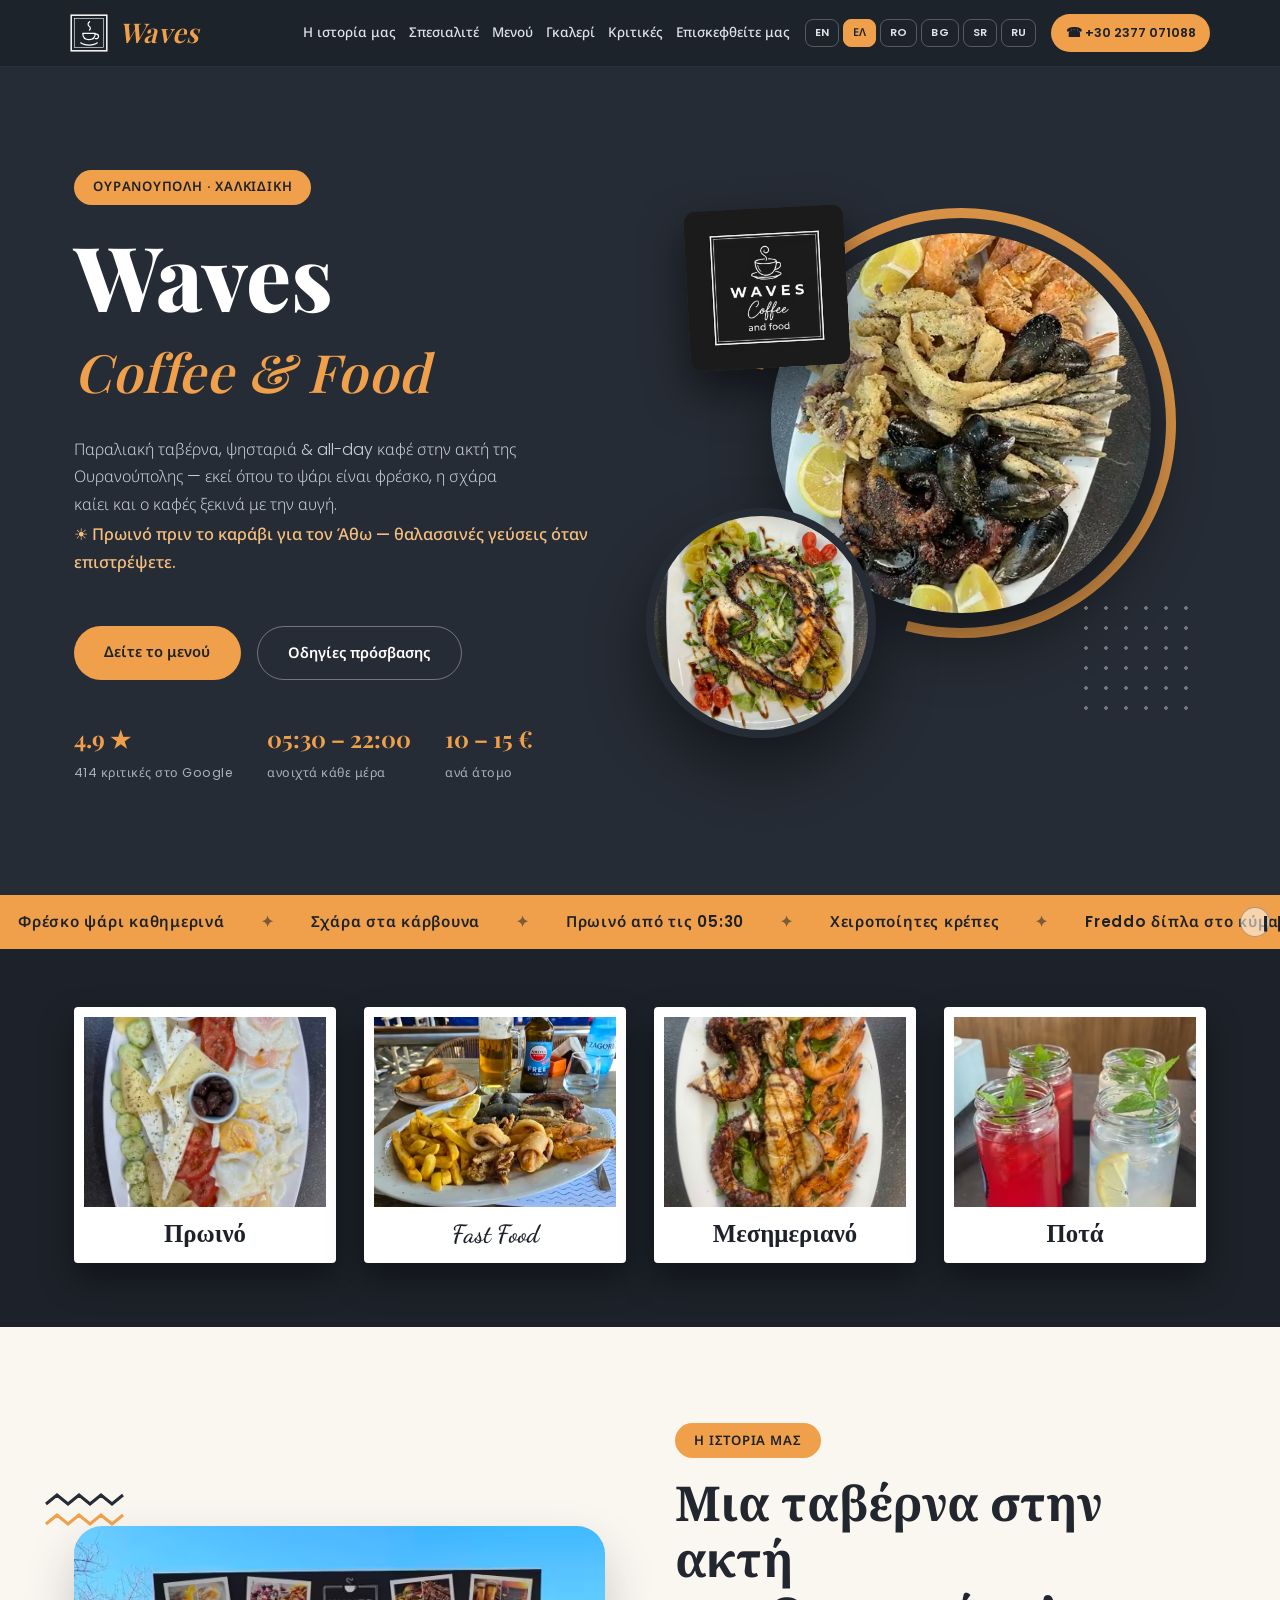
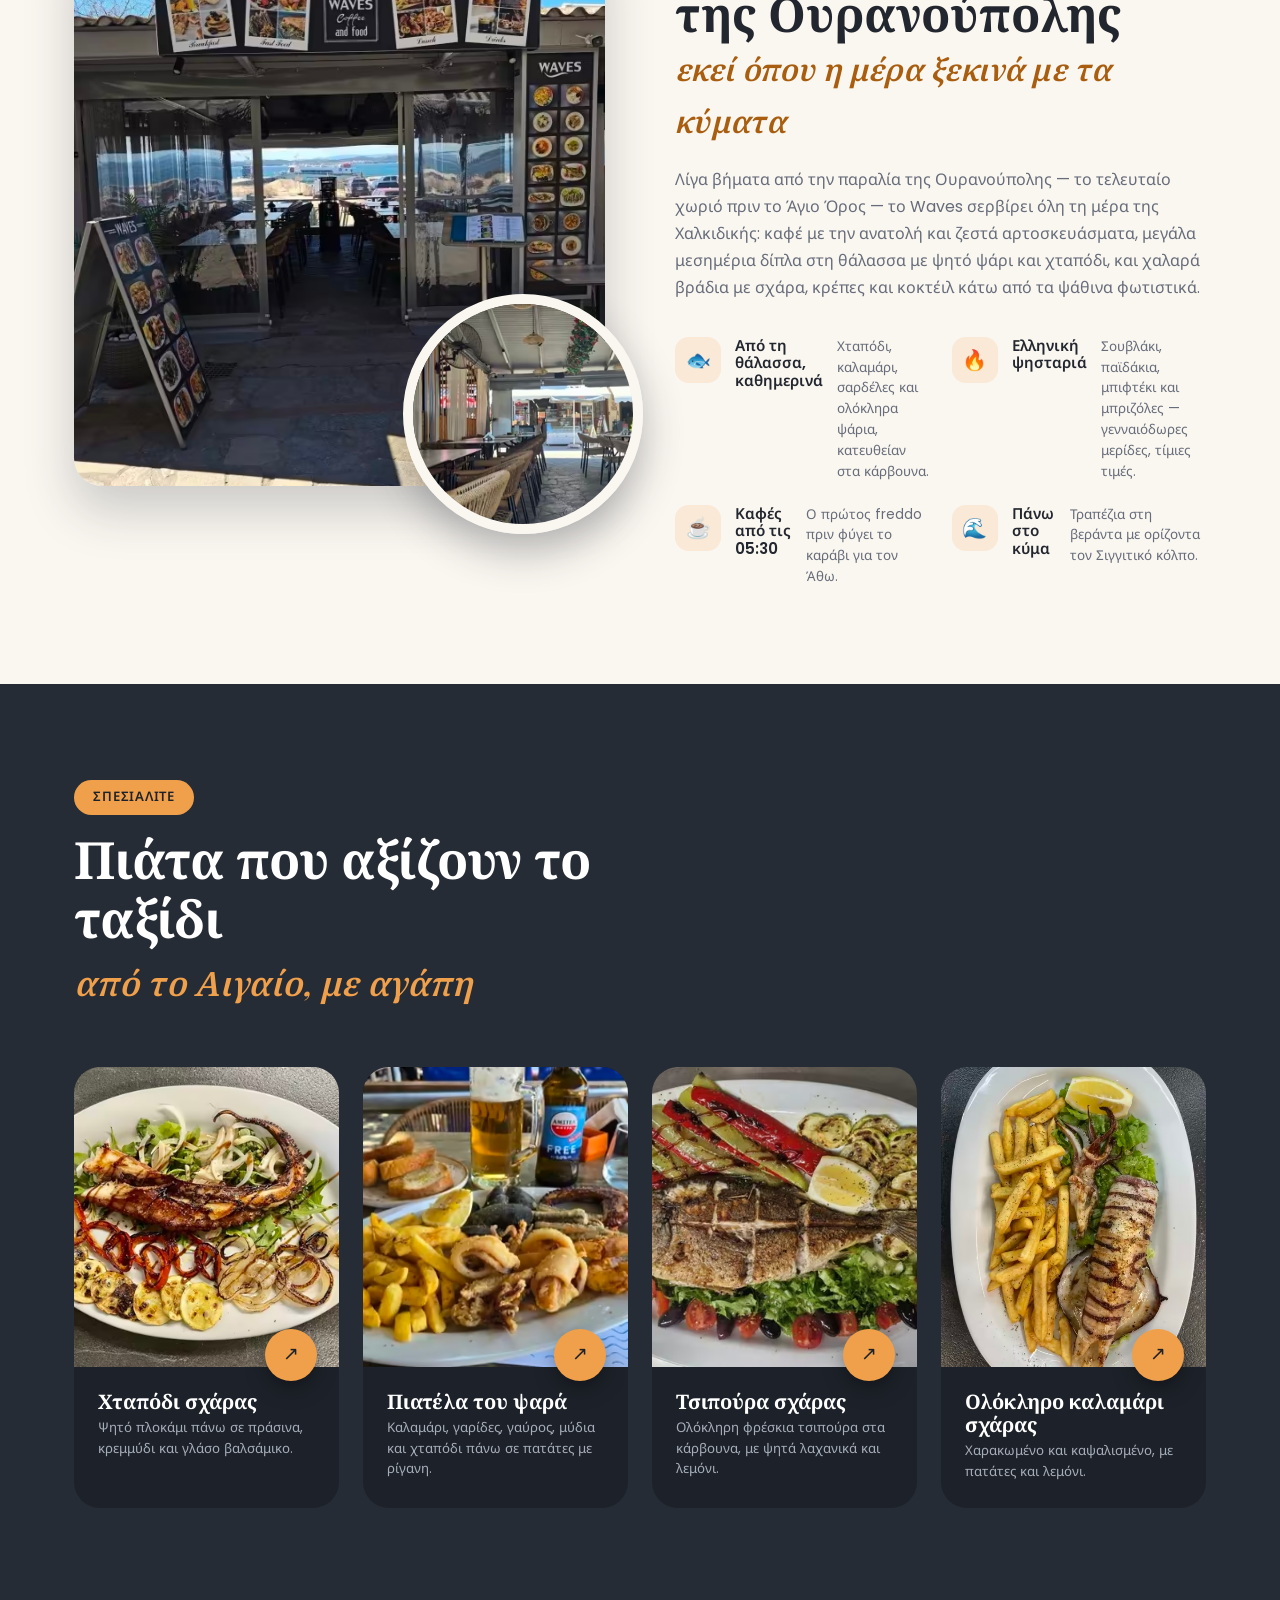
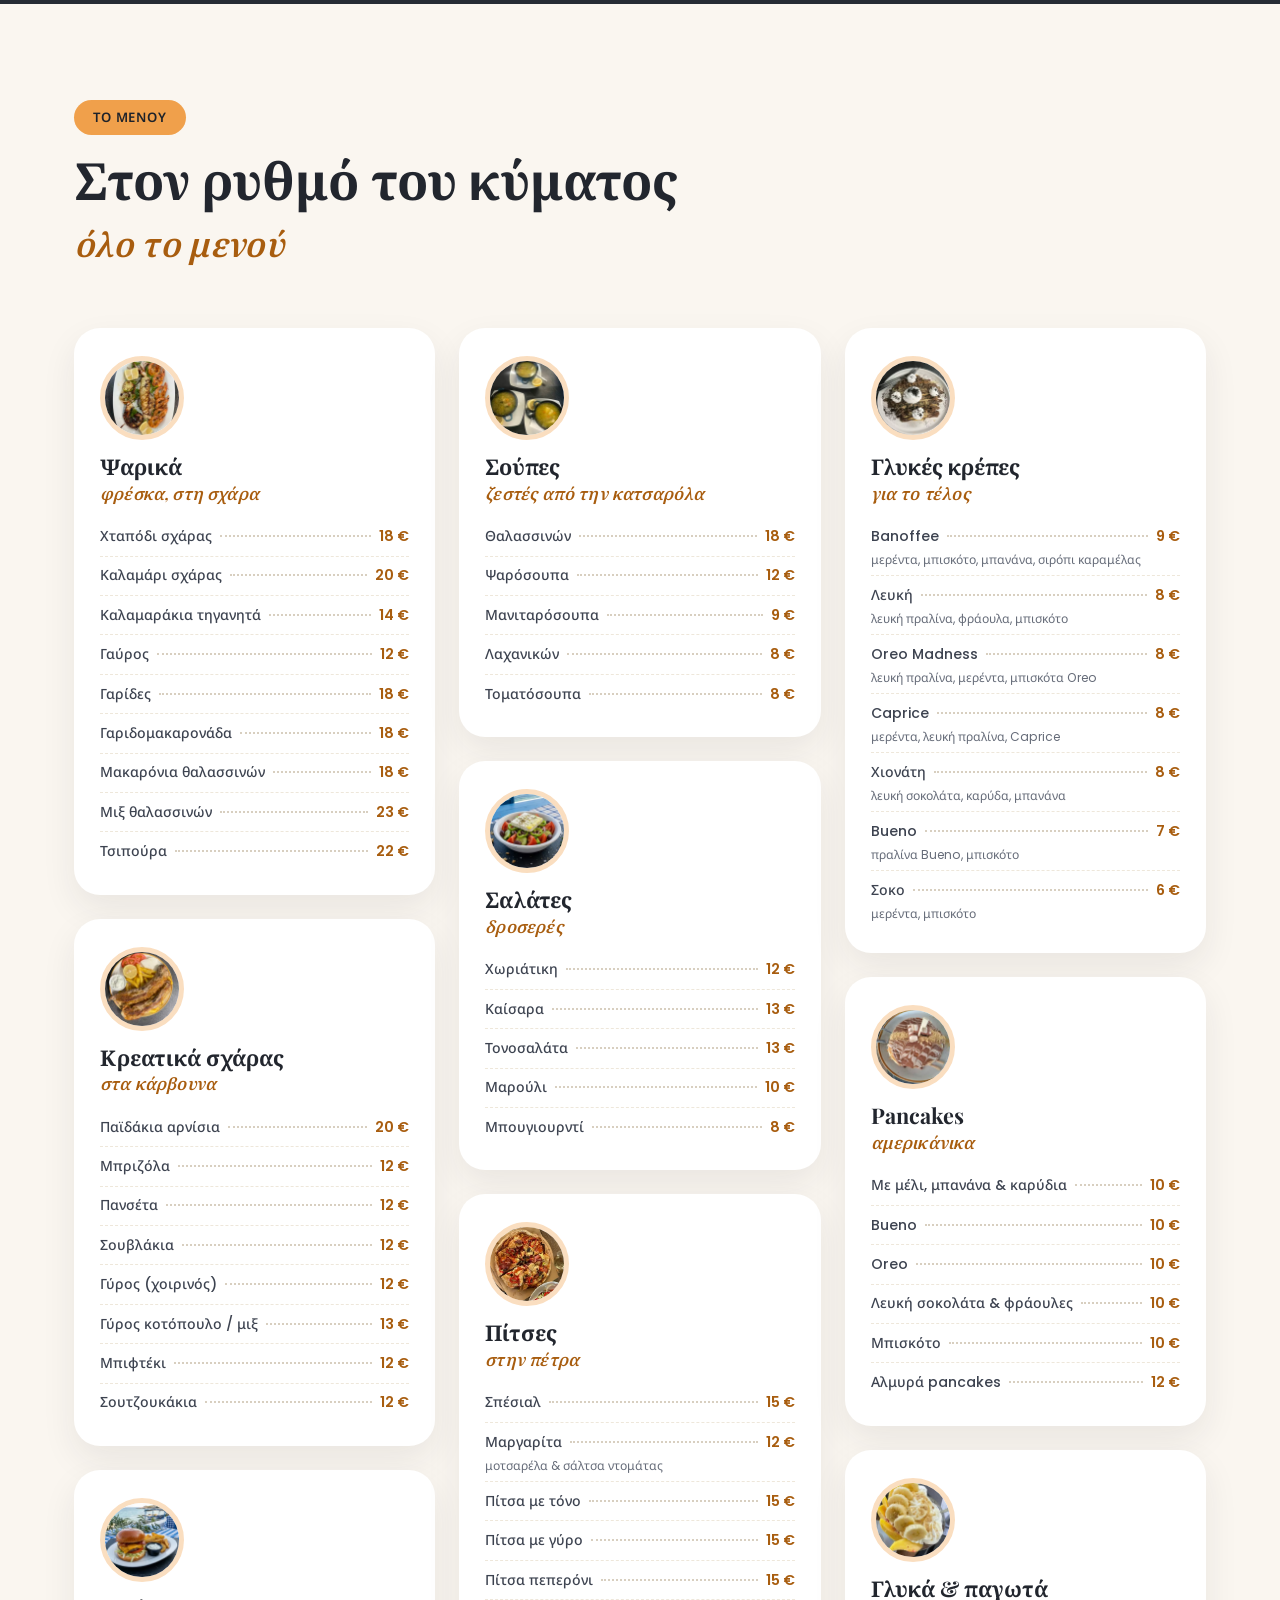
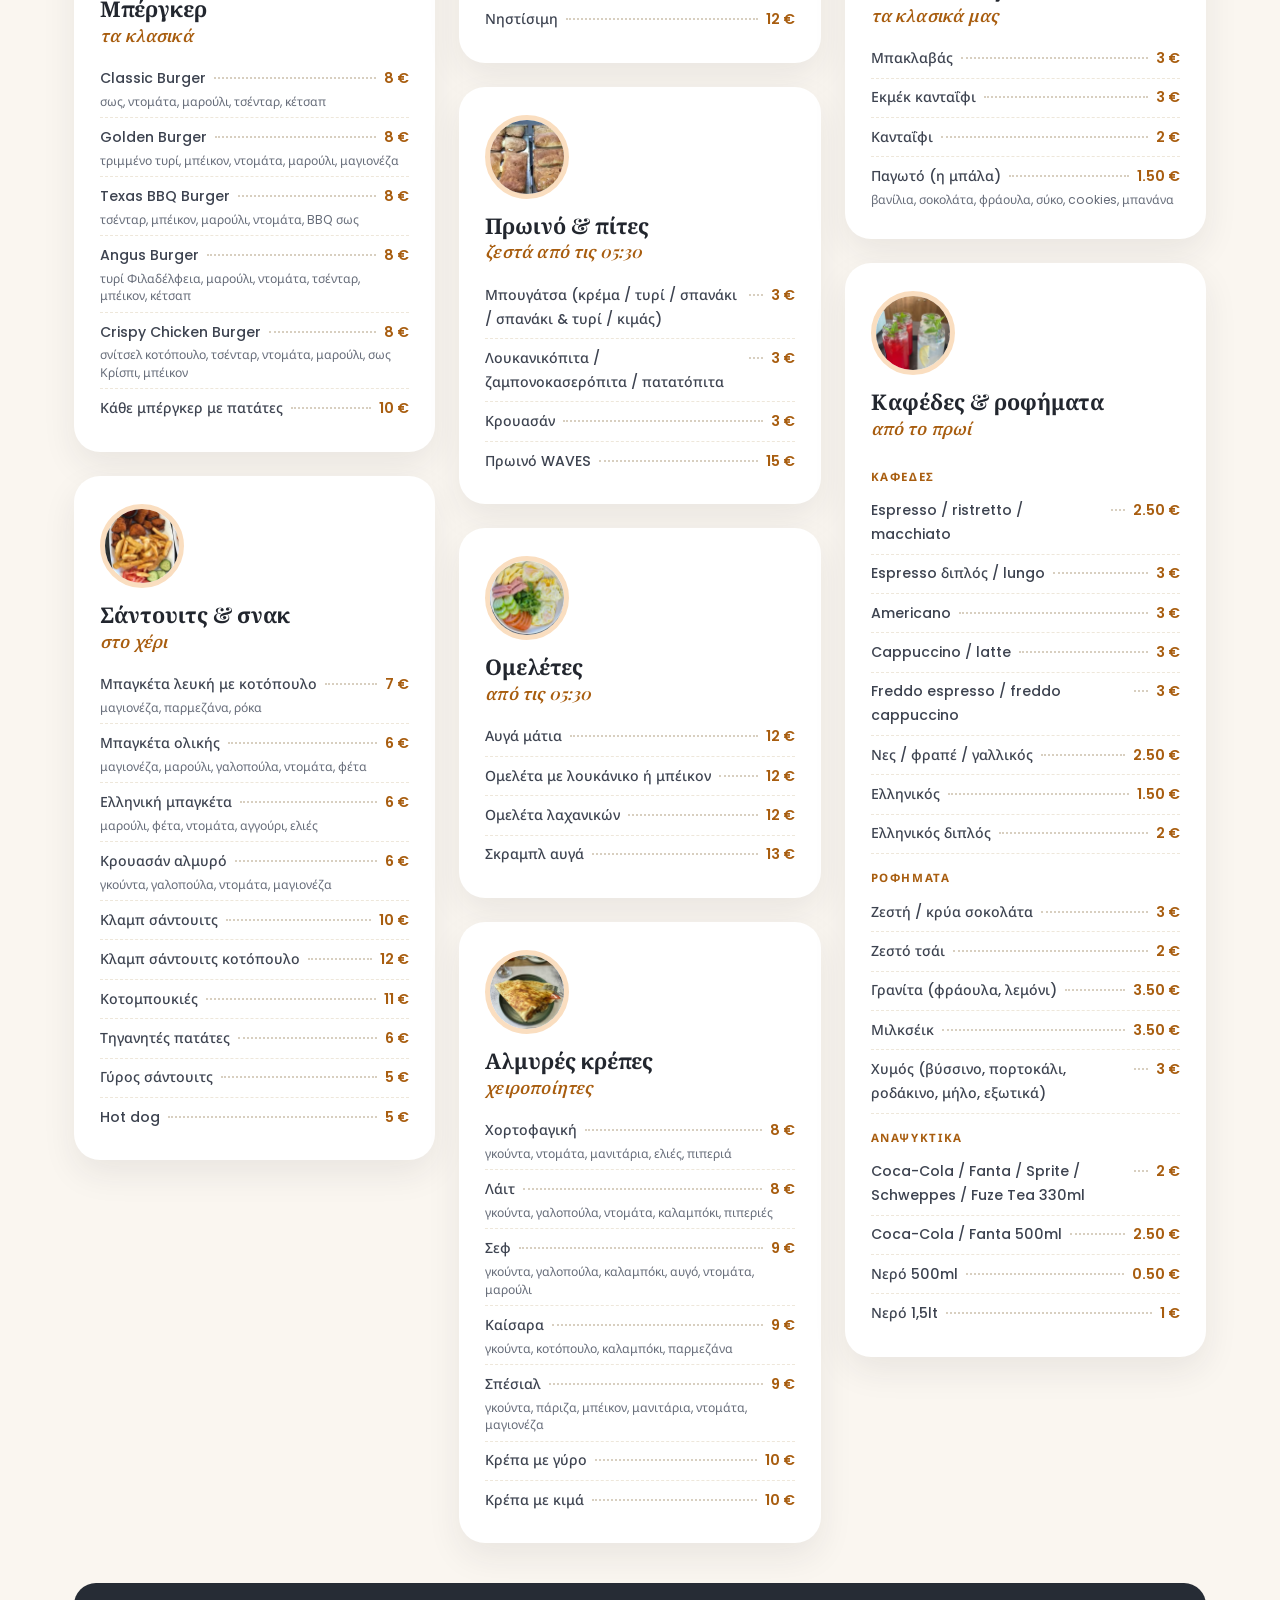
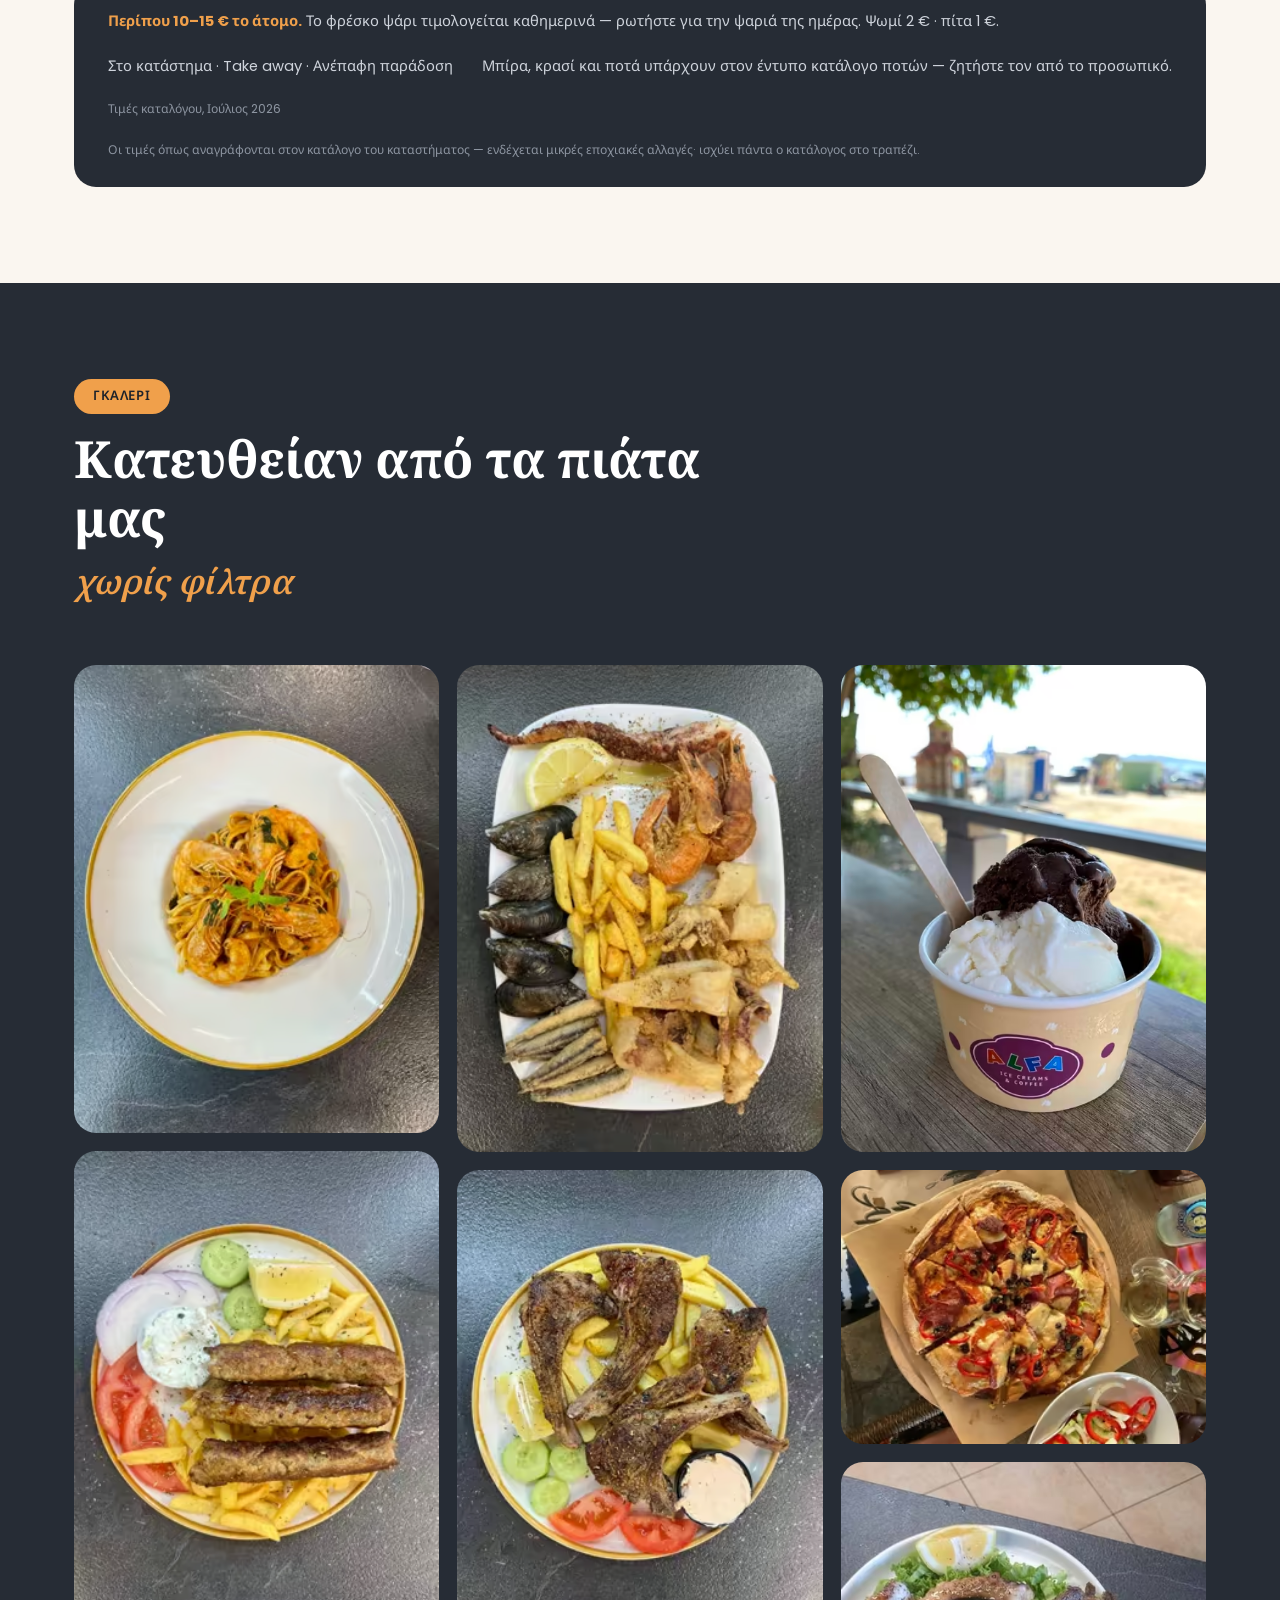
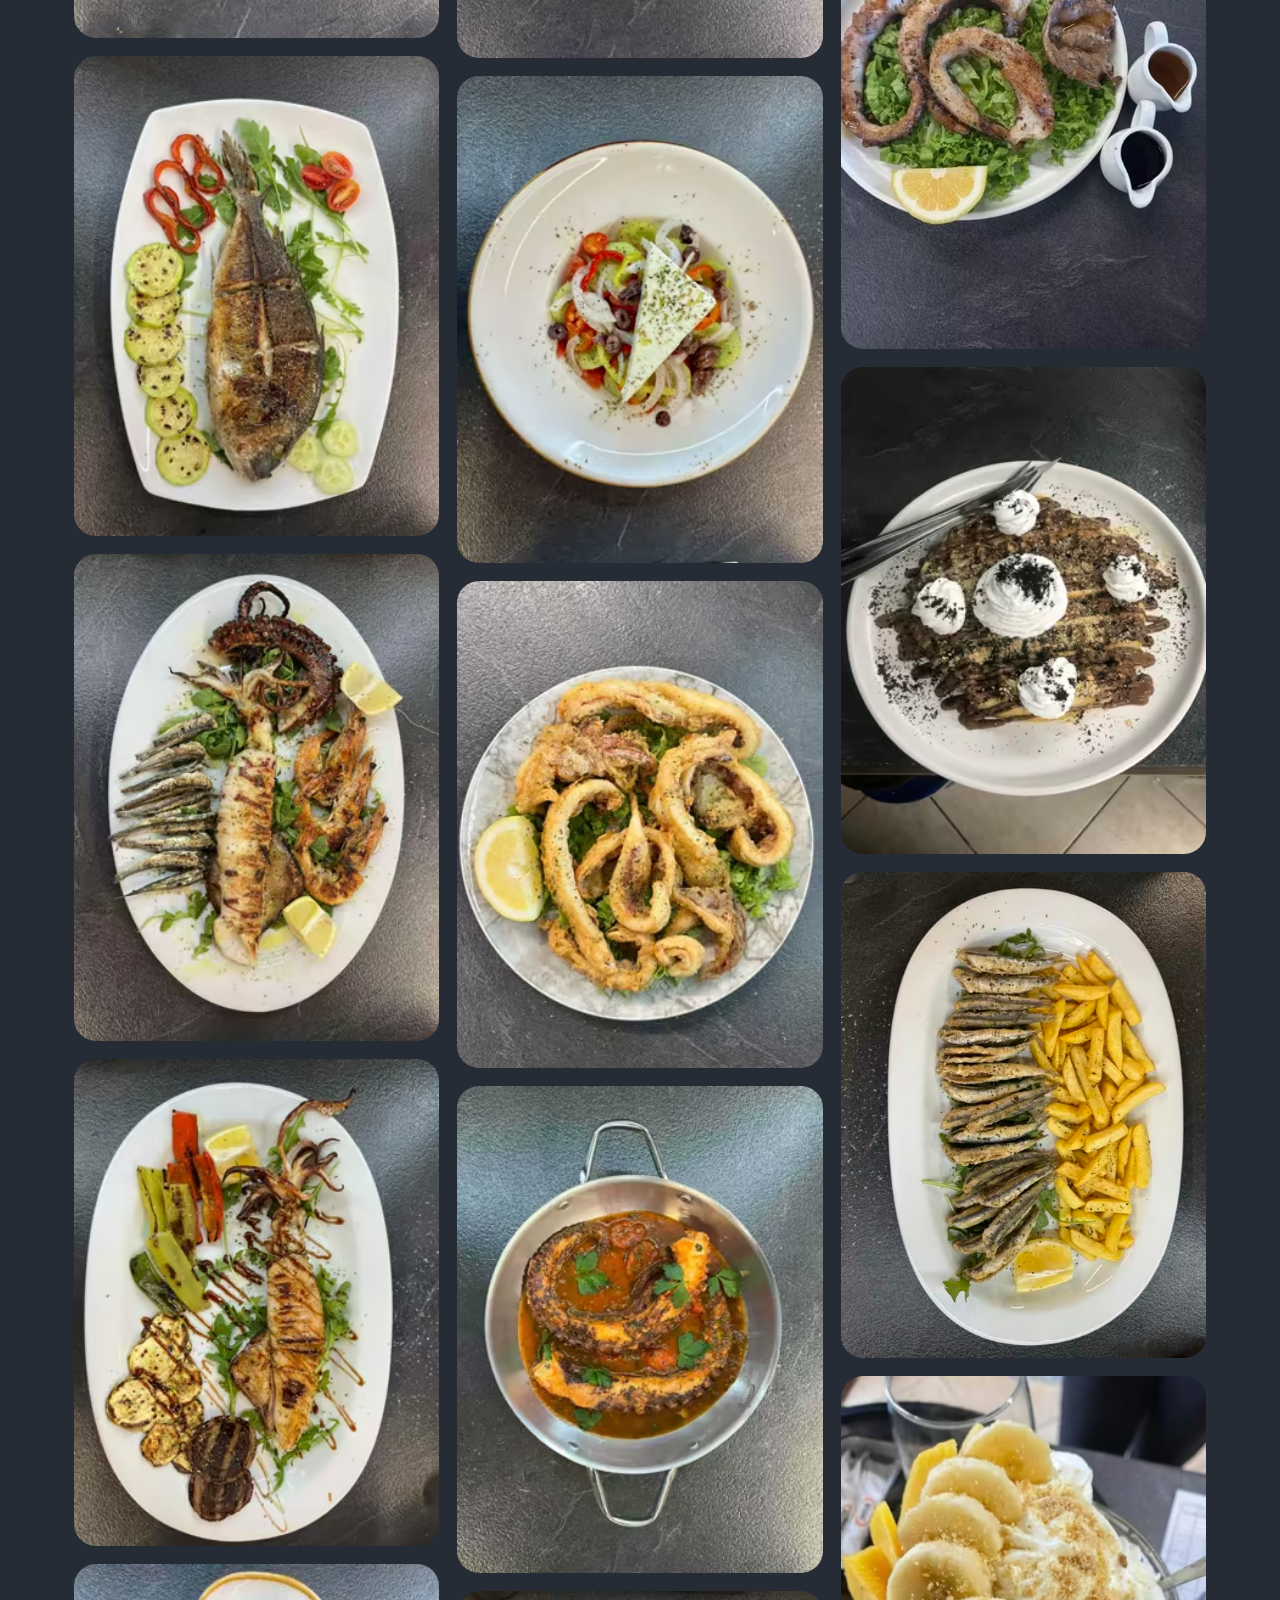
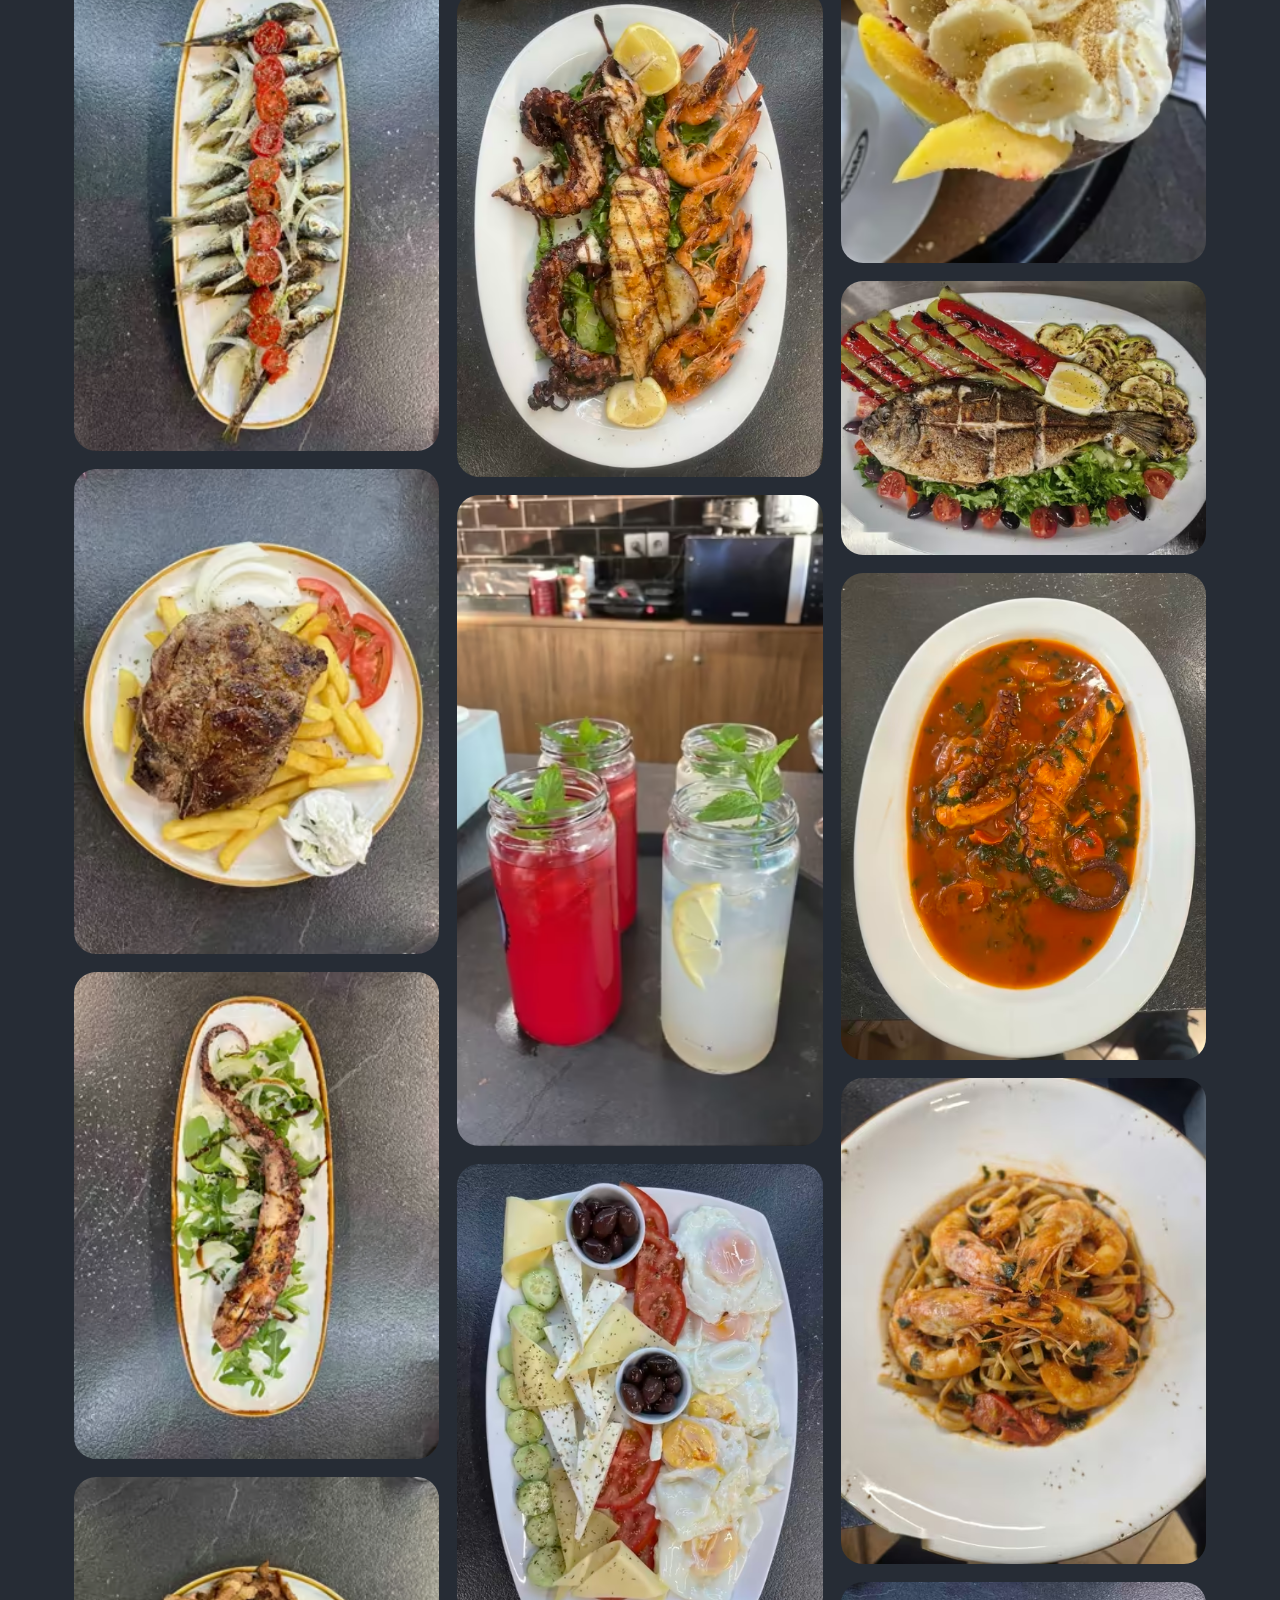
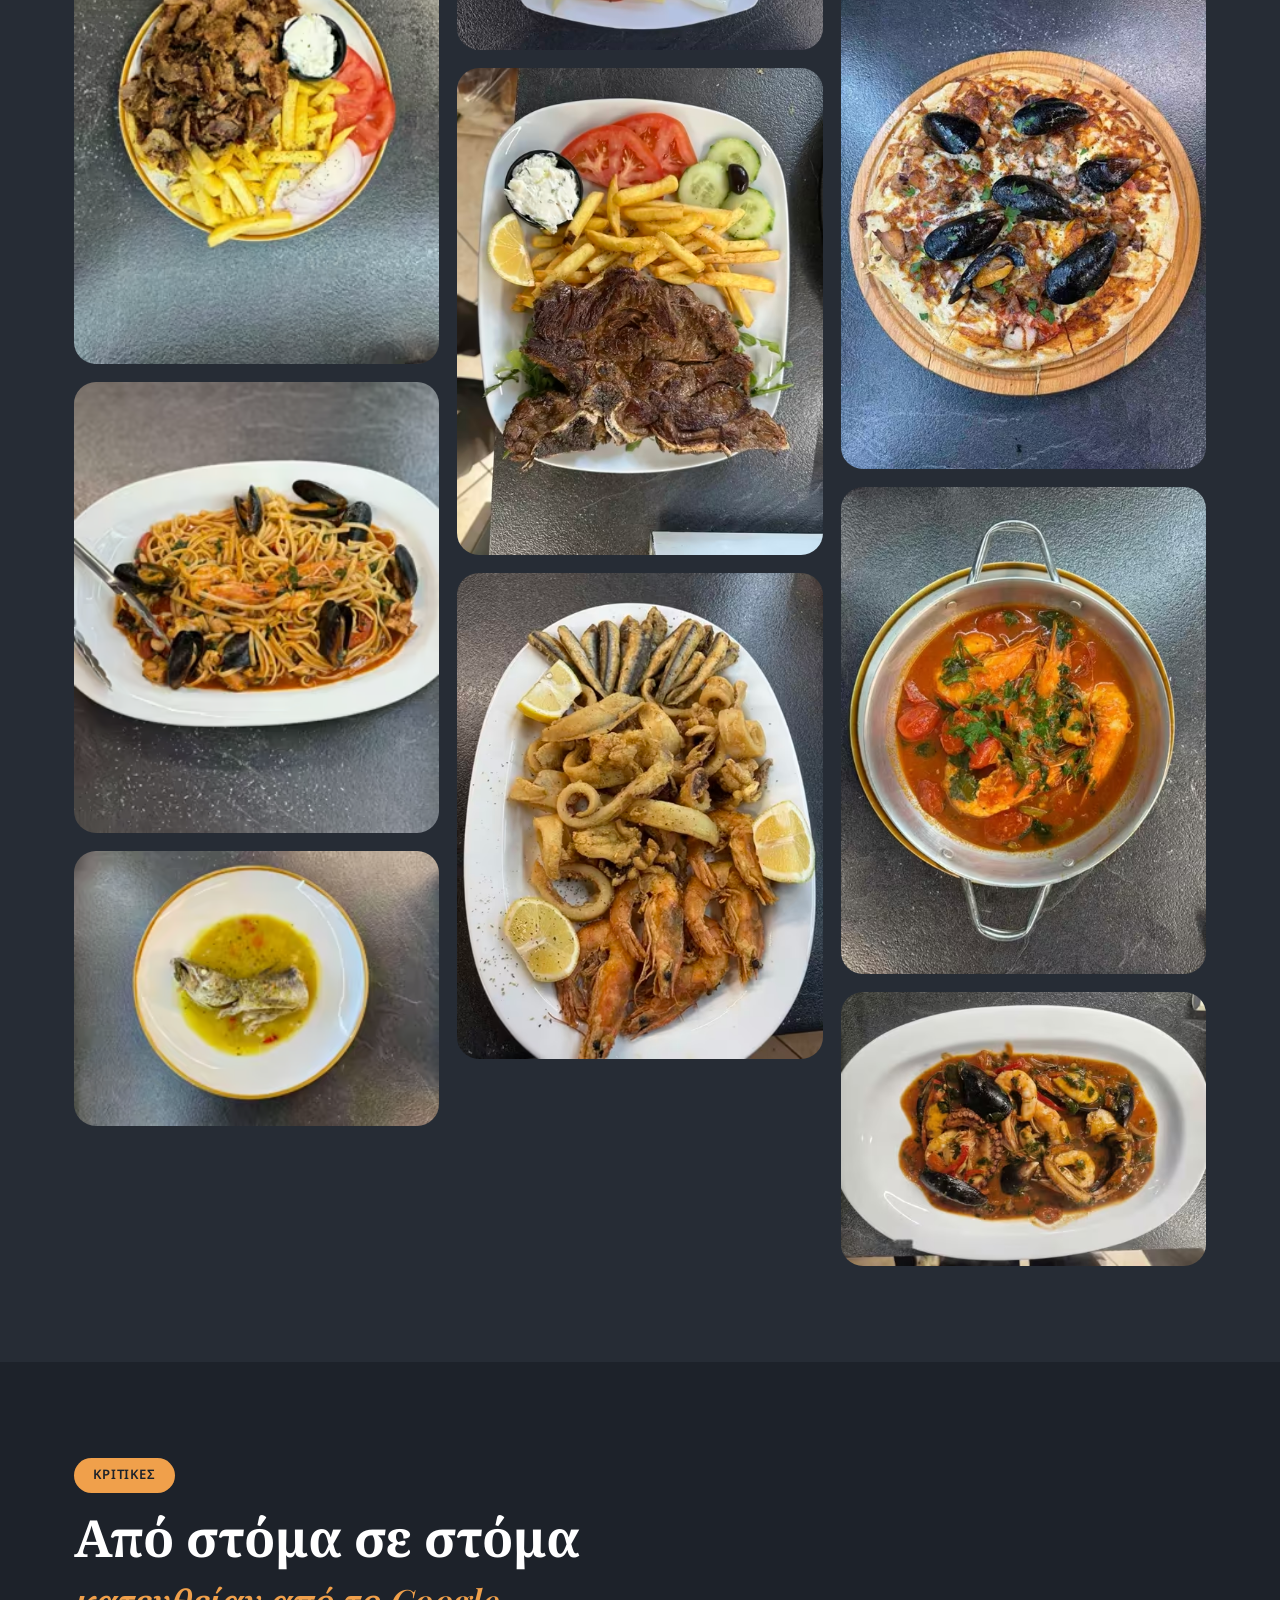
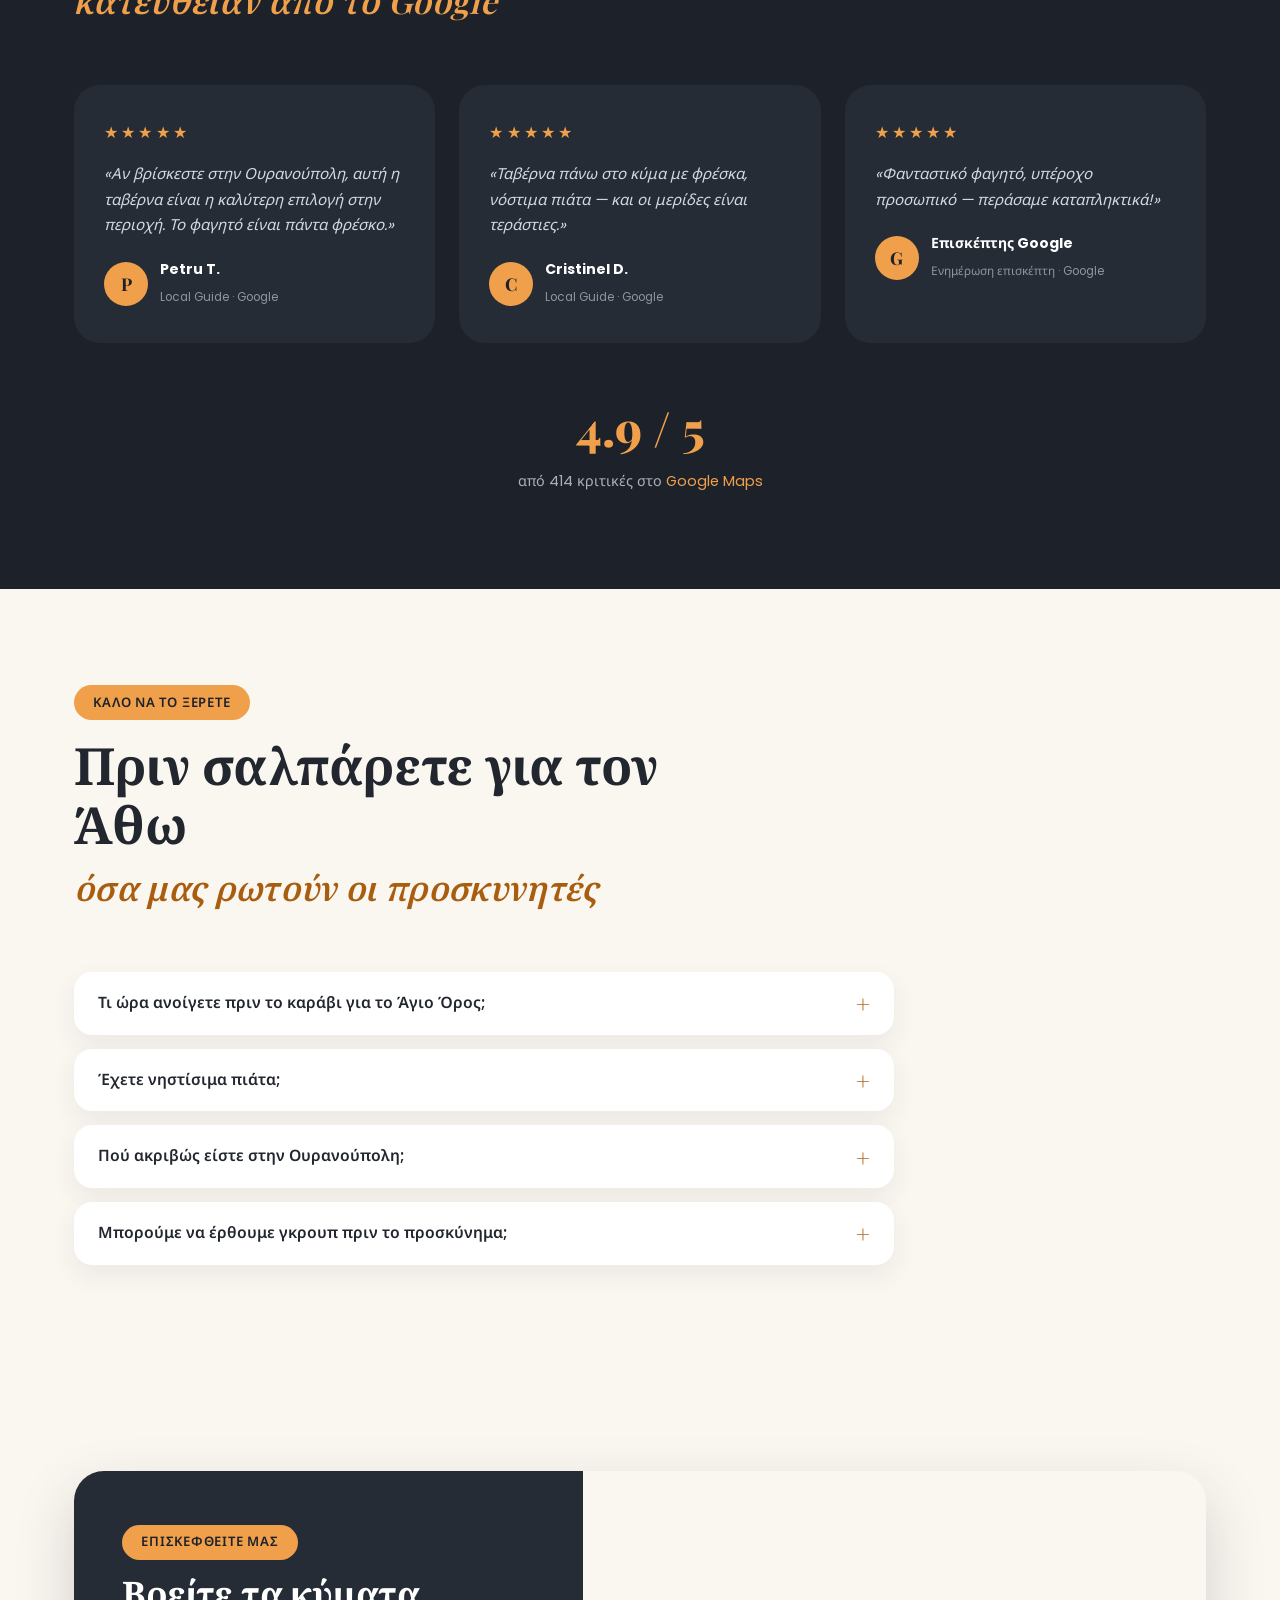
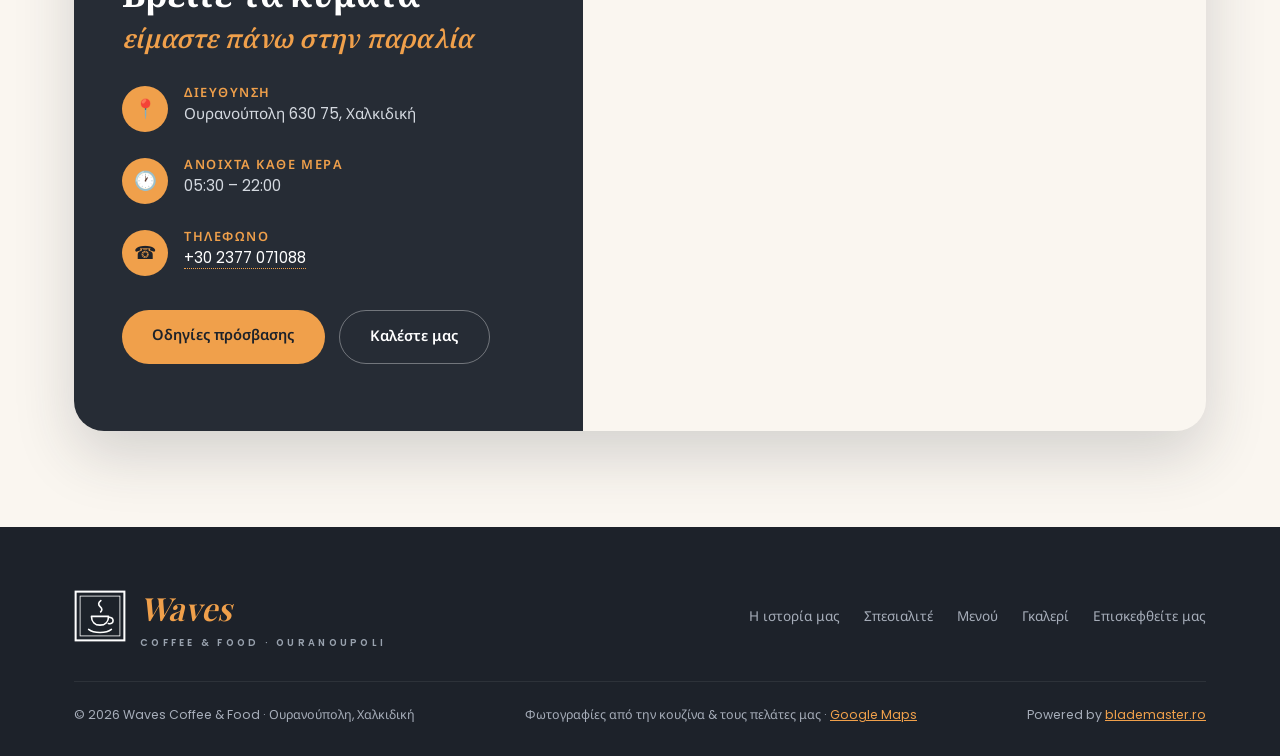
<file: el/index.html>
<!DOCTYPE html>
<html lang="el" data-lang="el">
<head>
<meta charset="UTF-8">
<meta name="viewport" content="width=device-width, initial-scale=1.0">
<title>Waves Coffee &amp; Food — Ταβέρνα στην Ουρανούπολη, Άγιο Όρος</title>
<meta name="description" id="meta-desc" content="Παραλιακή ταβέρνα και καφέ στην Ουρανούπολη, δίπλα στο καράβι για το Άγιο Όρος. Φρέσκα θαλασσινά, σχάρα, πρωινό από 05:30. 4,9★ στο Google.">
<link rel="canonical" id="canon" href="https://waveshalkidiki.vercel.app/el/">
<link rel="alternate" hreflang="en" href="https://waveshalkidiki.vercel.app/">
<link rel="alternate" hreflang="el" href="https://waveshalkidiki.vercel.app/el/">
<link rel="alternate" hreflang="ro" href="https://waveshalkidiki.vercel.app/ro/">
<link rel="alternate" hreflang="bg" href="https://waveshalkidiki.vercel.app/bg/">
<link rel="alternate" hreflang="sr-Latn" href="https://waveshalkidiki.vercel.app/sr/">
<link rel="alternate" hreflang="ru" href="https://waveshalkidiki.vercel.app/ru/">
<link rel="alternate" hreflang="x-default" href="https://waveshalkidiki.vercel.app/">
<meta property="og:title" id="og-title" content="Waves Coffee &amp; Food — Ταβέρνα στην Ουρανούπολη, Άγιο Όρος">
<meta property="og:description" id="og-desc" content="Παραλιακή ταβέρνα και καφέ στην Ουρανούπολη, δίπλα στο καράβι για το Άγιο Όρος. Φρέσκα θαλασσινά, σχάρα, πρωινό από 05:30. 4,9★ στο Google.">
<meta property="og:image" content="https://waveshalkidiki.vercel.app/images/og-1200x630.jpg">
<meta property="og:image:width" content="1200">
<meta property="og:image:height" content="630">
<meta property="og:image:alt" content="Mixed seafood platter at Waves Coffee & Food">
<meta property="og:url" id="og-url" content="https://waveshalkidiki.vercel.app/el/">
<meta property="og:type" content="restaurant.restaurant">
<meta property="og:site_name" content="Waves Coffee &amp; Food">
<meta property="og:locale" id="og-locale" content="el_GR">
<meta name="twitter:card" content="summary_large_image">
<meta name="theme-color" content="#262C35">
<link rel="icon" type="image/png" href="/favicon.png">
<link rel="apple-touch-icon" href="/apple-touch-icon.png">
<link rel="icon" type="image/svg+xml" href="data:image/svg+xml,%3Csvg xmlns='http://www.w3.org/2000/svg' viewBox='0 0 64 64'%3E%3Crect width='64' height='64' rx='12' fill='%23262C35'/%3E%3Crect x='6' y='6' width='52' height='52' fill='none' stroke='white' stroke-width='2.5'/%3E%3Cpath d='M33 15c-3 2.4-3 5-.6 7.2 2.2 1.9 2.2 3.9.4 5.8' stroke='white' stroke-width='2' fill='none' stroke-linecap='round'/%3E%3Cpath d='M22 32.5h20c0 6.5-4.2 10.3-10 10.3s-10-3.8-10-10.3z' fill='none' stroke='white' stroke-width='2'/%3E%3Cpath d='M42 33.5c3.4 0 5.3 1.7 5.3 4s-2 4.4-5.5 3.4' fill='none' stroke='white' stroke-width='2' stroke-linecap='round'/%3E%3Cpath d='M19 47.5c3 2.4 8.3 3.6 13 3.6s10-1.2 13-3.6' fill='none' stroke='white' stroke-width='2' stroke-linecap='round'/%3E%3C/svg%3E">
<script type="application/ld+json" id="ld-restaurant">
{
 "@context": "https://schema.org",
 "@graph": [
  {
   "@type": "WebSite",
   "@id": "https://waveshalkidiki.vercel.app/#website",
   "url": "https://waveshalkidiki.vercel.app/",
   "name": "Waves Coffee & Food",
   "publisher": {
    "@id": "https://waveshalkidiki.vercel.app/#restaurant"
   },
   "inLanguage": "el"
  },
  {
   "@type": "WebPage",
   "@id": "https://waveshalkidiki.vercel.app/el/#webpage",
   "url": "https://waveshalkidiki.vercel.app/el/",
   "name": "Waves Coffee & Food — Ταβέρνα στην Ουρανούπολη, Άγιο Όρος",
   "description": "Παραλιακή ταβέρνα και καφέ στην Ουρανούπολη, δίπλα στο καράβι για το Άγιο Όρος. Φρέσκα θαλασσινά, σχάρα, πρωινό από 05:30. 4,9★ στο Google.",
   "isPartOf": {
    "@id": "https://waveshalkidiki.vercel.app/#website"
   },
   "about": {
    "@id": "https://waveshalkidiki.vercel.app/#restaurant"
   },
   "inLanguage": "el",
   "primaryImageOfPage": "https://waveshalkidiki.vercel.app/images/og-1200x630.jpg"
  },
  {
   "@type": "Restaurant",
   "@id": "https://waveshalkidiki.vercel.app/#restaurant",
   "name": "Waves Coffee & Food",
   "description": "Παραλιακή ταβέρνα και καφέ στην Ουρανούπολη, δίπλα στο καράβι για το Άγιο Όρος. Φρέσκα θαλασσινά, σχάρα, πρωινό από 05:30. 4,9★ στο Google.",
   "url": "https://waveshalkidiki.vercel.app/",
   "image": [
    "https://waveshalkidiki.vercel.app/images/fried-platter-800.jpg",
    "https://waveshalkidiki.vercel.app/images/octopus-grill-800.jpg",
    "https://waveshalkidiki.vercel.app/images/greek-salad-800.jpg"
   ],
   "servesCuisine": [
    "Greek",
    "Seafood",
    "Grill",
    "Café"
   ],
   "priceRange": "€10–15",
   "currenciesAccepted": "EUR",
   "telephone": "+302377071088",
   "address": {
    "@type": "PostalAddress",
    "addressLocality": "Ouranoupoli",
    "postalCode": "630 75",
    "addressRegion": "Halkidiki",
    "addressCountry": "GR"
   },
   "geo": {
    "@type": "GeoCoordinates",
    "latitude": 40.3255019,
    "longitude": 23.9797725
   },
   "hasMap": "https://maps.app.goo.gl/TWM8Gz17om45NjVWA",
   "openingHoursSpecification": [
    {
     "@type": "OpeningHoursSpecification",
     "dayOfWeek": [
      "Monday",
      "Tuesday",
      "Wednesday",
      "Thursday",
      "Friday",
      "Saturday",
      "Sunday"
     ],
     "opens": "05:30",
     "closes": "22:00"
    }
   ],
   "hasMenu": {
    "@type": "Menu",
    "@id": "https://waveshalkidiki.vercel.app/#menu",
    "name": "Waves Coffee & Food menu",
    "inLanguage": "el",
    "hasMenuSection": [
     {
      "@type": "MenuSection",
      "name": "Ψαρικά",
      "hasMenuItem": [
       {
        "@type": "MenuItem",
        "name": "Χταπόδι σχάρας",
        "offers": {
         "@type": "Offer",
         "price": "18",
         "priceCurrency": "EUR"
        }
       },
       {
        "@type": "MenuItem",
        "name": "Καλαμάρι σχάρας",
        "offers": {
         "@type": "Offer",
         "price": "20",
         "priceCurrency": "EUR"
        }
       },
       {
        "@type": "MenuItem",
        "name": "Καλαμαράκια τηγανητά",
        "offers": {
         "@type": "Offer",
         "price": "14",
         "priceCurrency": "EUR"
        }
       },
       {
        "@type": "MenuItem",
        "name": "Γαύρος",
        "offers": {
         "@type": "Offer",
         "price": "12",
         "priceCurrency": "EUR"
        }
       },
       {
        "@type": "MenuItem",
        "name": "Γαρίδες",
        "offers": {
         "@type": "Offer",
         "price": "18",
         "priceCurrency": "EUR"
        }
       },
       {
        "@type": "MenuItem",
        "name": "Γαριδομακαρονάδα",
        "offers": {
         "@type": "Offer",
         "price": "18",
         "priceCurrency": "EUR"
        }
       },
       {
        "@type": "MenuItem",
        "name": "Μακαρόνια θαλασσινών",
        "offers": {
         "@type": "Offer",
         "price": "18",
         "priceCurrency": "EUR"
        }
       },
       {
        "@type": "MenuItem",
        "name": "Μιξ θαλασσινών",
        "offers": {
         "@type": "Offer",
         "price": "23",
         "priceCurrency": "EUR"
        }
       },
       {
        "@type": "MenuItem",
        "name": "Τσιπούρα",
        "offers": {
         "@type": "Offer",
         "price": "22",
         "priceCurrency": "EUR"
        }
       }
      ]
     },
     {
      "@type": "MenuSection",
      "name": "Κρεατικά σχάρας",
      "hasMenuItem": [
       {
        "@type": "MenuItem",
        "name": "Παϊδάκια αρνίσια",
        "offers": {
         "@type": "Offer",
         "price": "20",
         "priceCurrency": "EUR"
        }
       },
       {
        "@type": "MenuItem",
        "name": "Μπριζόλα",
        "offers": {
         "@type": "Offer",
         "price": "12",
         "priceCurrency": "EUR"
        }
       },
       {
        "@type": "MenuItem",
        "name": "Πανσέτα",
        "offers": {
         "@type": "Offer",
         "price": "12",
         "priceCurrency": "EUR"
        }
       },
       {
        "@type": "MenuItem",
        "name": "Σουβλάκια",
        "offers": {
         "@type": "Offer",
         "price": "12",
         "priceCurrency": "EUR"
        }
       },
       {
        "@type": "MenuItem",
        "name": "Γύρος (χοιρινός)",
        "offers": {
         "@type": "Offer",
         "price": "12",
         "priceCurrency": "EUR"
        }
       },
       {
        "@type": "MenuItem",
        "name": "Γύρος κοτόπουλο / μιξ",
        "offers": {
         "@type": "Offer",
         "price": "13",
         "priceCurrency": "EUR"
        }
       },
       {
        "@type": "MenuItem",
        "name": "Μπιφτέκι",
        "offers": {
         "@type": "Offer",
         "price": "12",
         "priceCurrency": "EUR"
        }
       },
       {
        "@type": "MenuItem",
        "name": "Σουτζουκάκια",
        "offers": {
         "@type": "Offer",
         "price": "12",
         "priceCurrency": "EUR"
        }
       }
      ]
     },
     {
      "@type": "MenuSection",
      "name": "Μπέργκερ",
      "hasMenuItem": [
       {
        "@type": "MenuItem",
        "name": "Classic Burger",
        "description": "σως, ντομάτα, μαρούλι, τσένταρ, κέτσαπ",
        "offers": {
         "@type": "Offer",
         "price": "8",
         "priceCurrency": "EUR"
        }
       },
       {
        "@type": "MenuItem",
        "name": "Golden Burger",
        "description": "τριμμένο τυρί, μπέικον, ντομάτα, μαρούλι, μαγιονέζα",
        "offers": {
         "@type": "Offer",
         "price": "8",
         "priceCurrency": "EUR"
        }
       },
       {
        "@type": "MenuItem",
        "name": "Texas BBQ Burger",
        "description": "τσένταρ, μπέικον, μαρούλι, ντομάτα, BBQ σως",
        "offers": {
         "@type": "Offer",
         "price": "8",
         "priceCurrency": "EUR"
        }
       },
       {
        "@type": "MenuItem",
        "name": "Angus Burger",
        "description": "τυρί Φιλαδέλφεια, μαρούλι, ντομάτα, τσένταρ, μπέικον, κέτσαπ",
        "offers": {
         "@type": "Offer",
         "price": "8",
         "priceCurrency": "EUR"
        }
       },
       {
        "@type": "MenuItem",
        "name": "Crispy Chicken Burger",
        "description": "σνίτσελ κοτόπουλο, τσένταρ, ντομάτα, μαρούλι, σως Κρίσπι, μπέικον",
        "offers": {
         "@type": "Offer",
         "price": "8",
         "priceCurrency": "EUR"
        }
       },
       {
        "@type": "MenuItem",
        "name": "Κάθε μπέργκερ με πατάτες",
        "offers": {
         "@type": "Offer",
         "price": "10",
         "priceCurrency": "EUR"
        }
       }
      ]
     },
     {
      "@type": "MenuSection",
      "name": "Σάντουιτς & σνακ",
      "hasMenuItem": [
       {
        "@type": "MenuItem",
        "name": "Μπαγκέτα λευκή με κοτόπουλο",
        "description": "μαγιονέζα, παρμεζάνα, ρόκα",
        "offers": {
         "@type": "Offer",
         "price": "7",
         "priceCurrency": "EUR"
        }
       },
       {
        "@type": "MenuItem",
        "name": "Μπαγκέτα ολικής",
        "description": "μαγιονέζα, μαρούλι, γαλοπούλα, ντομάτα, φέτα",
        "offers": {
         "@type": "Offer",
         "price": "6",
         "priceCurrency": "EUR"
        }
       },
       {
        "@type": "MenuItem",
        "name": "Ελληνική μπαγκέτα",
        "description": "μαρούλι, φέτα, ντομάτα, αγγούρι, ελιές",
        "offers": {
         "@type": "Offer",
         "price": "6",
         "priceCurrency": "EUR"
        }
       },
       {
        "@type": "MenuItem",
        "name": "Κρουασάν αλμυρό",
        "description": "γκούντα, γαλοπούλα, ντομάτα, μαγιονέζα",
        "offers": {
         "@type": "Offer",
         "price": "6",
         "priceCurrency": "EUR"
        }
       },
       {
        "@type": "MenuItem",
        "name": "Κλαμπ σάντουιτς",
        "offers": {
         "@type": "Offer",
         "price": "10",
         "priceCurrency": "EUR"
        }
       },
       {
        "@type": "MenuItem",
        "name": "Κλαμπ σάντουιτς κοτόπουλο",
        "offers": {
         "@type": "Offer",
         "price": "12",
         "priceCurrency": "EUR"
        }
       },
       {
        "@type": "MenuItem",
        "name": "Κοτομπουκιές",
        "offers": {
         "@type": "Offer",
         "price": "11",
         "priceCurrency": "EUR"
        }
       },
       {
        "@type": "MenuItem",
        "name": "Τηγανητές πατάτες",
        "offers": {
         "@type": "Offer",
         "price": "6",
         "priceCurrency": "EUR"
        }
       },
       {
        "@type": "MenuItem",
        "name": "Γύρος σάντουιτς",
        "offers": {
         "@type": "Offer",
         "price": "5",
         "priceCurrency": "EUR"
        }
       },
       {
        "@type": "MenuItem",
        "name": "Hot dog",
        "offers": {
         "@type": "Offer",
         "price": "5",
         "priceCurrency": "EUR"
        }
       }
      ]
     },
     {
      "@type": "MenuSection",
      "name": "Σούπες",
      "hasMenuItem": [
       {
        "@type": "MenuItem",
        "name": "Θαλασσινών",
        "offers": {
         "@type": "Offer",
         "price": "18",
         "priceCurrency": "EUR"
        }
       },
       {
        "@type": "MenuItem",
        "name": "Ψαρόσουπα",
        "offers": {
         "@type": "Offer",
         "price": "12",
         "priceCurrency": "EUR"
        }
       },
       {
        "@type": "MenuItem",
        "name": "Μανιταρόσουπα",
        "offers": {
         "@type": "Offer",
         "price": "9",
         "priceCurrency": "EUR"
        }
       },
       {
        "@type": "MenuItem",
        "name": "Λαχανικών",
        "offers": {
         "@type": "Offer",
         "price": "8",
         "priceCurrency": "EUR"
        }
       },
       {
        "@type": "MenuItem",
        "name": "Τοματόσουπα",
        "offers": {
         "@type": "Offer",
         "price": "8",
         "priceCurrency": "EUR"
        }
       }
      ]
     },
     {
      "@type": "MenuSection",
      "name": "Σαλάτες",
      "hasMenuItem": [
       {
        "@type": "MenuItem",
        "name": "Χωριάτικη",
        "offers": {
         "@type": "Offer",
         "price": "12",
         "priceCurrency": "EUR"
        }
       },
       {
        "@type": "MenuItem",
        "name": "Καίσαρα",
        "offers": {
         "@type": "Offer",
         "price": "13",
         "priceCurrency": "EUR"
        }
       },
       {
        "@type": "MenuItem",
        "name": "Τονοσαλάτα",
        "offers": {
         "@type": "Offer",
         "price": "13",
         "priceCurrency": "EUR"
        }
       },
       {
        "@type": "MenuItem",
        "name": "Μαρούλι",
        "offers": {
         "@type": "Offer",
         "price": "10",
         "priceCurrency": "EUR"
        }
       },
       {
        "@type": "MenuItem",
        "name": "Μπουγιουρντί",
        "offers": {
         "@type": "Offer",
         "price": "8",
         "priceCurrency": "EUR"
        }
       }
      ]
     },
     {
      "@type": "MenuSection",
      "name": "Πίτσες",
      "hasMenuItem": [
       {
        "@type": "MenuItem",
        "name": "Σπέσιαλ",
        "offers": {
         "@type": "Offer",
         "price": "15",
         "priceCurrency": "EUR"
        }
       },
       {
        "@type": "MenuItem",
        "name": "Μαργαρίτα",
        "description": "μοτσαρέλα & σάλτσα ντομάτας",
        "offers": {
         "@type": "Offer",
         "price": "12",
         "priceCurrency": "EUR"
        }
       },
       {
        "@type": "MenuItem",
        "name": "Πίτσα με τόνο",
        "offers": {
         "@type": "Offer",
         "price": "15",
         "priceCurrency": "EUR"
        }
       },
       {
        "@type": "MenuItem",
        "name": "Πίτσα με γύρο",
        "offers": {
         "@type": "Offer",
         "price": "15",
         "priceCurrency": "EUR"
        }
       },
       {
        "@type": "MenuItem",
        "name": "Πίτσα πεπερόνι",
        "offers": {
         "@type": "Offer",
         "price": "15",
         "priceCurrency": "EUR"
        }
       },
       {
        "@type": "MenuItem",
        "name": "Νηστίσιμη",
        "offers": {
         "@type": "Offer",
         "price": "12",
         "priceCurrency": "EUR"
        }
       }
      ]
     },
     {
      "@type": "MenuSection",
      "name": "Πρωινό & πίτες",
      "hasMenuItem": [
       {
        "@type": "MenuItem",
        "name": "Μπουγάτσα (κρέμα / τυρί / σπανάκι / σπανάκι & τυρί / κιμάς)",
        "offers": {
         "@type": "Offer",
         "price": "3",
         "priceCurrency": "EUR"
        }
       },
       {
        "@type": "MenuItem",
        "name": "Λουκανικόπιτα / ζαμπονοκασερόπιτα / πατατόπιτα",
        "offers": {
         "@type": "Offer",
         "price": "3",
         "priceCurrency": "EUR"
        }
       },
       {
        "@type": "MenuItem",
        "name": "Κρουασάν",
        "offers": {
         "@type": "Offer",
         "price": "3",
         "priceCurrency": "EUR"
        }
       },
       {
        "@type": "MenuItem",
        "name": "Πρωινό WAVES",
        "offers": {
         "@type": "Offer",
         "price": "15",
         "priceCurrency": "EUR"
        }
       }
      ]
     },
     {
      "@type": "MenuSection",
      "name": "Ομελέτες",
      "hasMenuItem": [
       {
        "@type": "MenuItem",
        "name": "Αυγά μάτια",
        "offers": {
         "@type": "Offer",
         "price": "12",
         "priceCurrency": "EUR"
        }
       },
       {
        "@type": "MenuItem",
        "name": "Ομελέτα με λουκάνικο ή μπέικον",
        "offers": {
         "@type": "Offer",
         "price": "12",
         "priceCurrency": "EUR"
        }
       },
       {
        "@type": "MenuItem",
        "name": "Ομελέτα λαχανικών",
        "offers": {
         "@type": "Offer",
         "price": "12",
         "priceCurrency": "EUR"
        }
       },
       {
        "@type": "MenuItem",
        "name": "Σκραμπλ αυγά",
        "offers": {
         "@type": "Offer",
         "price": "13",
         "priceCurrency": "EUR"
        }
       }
      ]
     },
     {
      "@type": "MenuSection",
      "name": "Αλμυρές κρέπες",
      "hasMenuItem": [
       {
        "@type": "MenuItem",
        "name": "Χορτοφαγική",
        "description": "γκούντα, ντομάτα, μανιτάρια, ελιές, πιπεριά",
        "offers": {
         "@type": "Offer",
         "price": "8",
         "priceCurrency": "EUR"
        }
       },
       {
        "@type": "MenuItem",
        "name": "Λάιτ",
        "description": "γκούντα, γαλοπούλα, ντομάτα, καλαμπόκι, πιπεριές",
        "offers": {
         "@type": "Offer",
         "price": "8",
         "priceCurrency": "EUR"
        }
       },
       {
        "@type": "MenuItem",
        "name": "Σεφ",
        "description": "γκούντα, γαλοπούλα, καλαμπόκι, αυγό, ντομάτα, μαρούλι",
        "offers": {
         "@type": "Offer",
         "price": "9",
         "priceCurrency": "EUR"
        }
       },
       {
        "@type": "MenuItem",
        "name": "Καίσαρα",
        "description": "γκούντα, κοτόπουλο, καλαμπόκι, παρμεζάνα",
        "offers": {
         "@type": "Offer",
         "price": "9",
         "priceCurrency": "EUR"
        }
       },
       {
        "@type": "MenuItem",
        "name": "Σπέσιαλ",
        "description": "γκούντα, πάριζα, μπέικον, μανιτάρια, ντομάτα, μαγιονέζα",
        "offers": {
         "@type": "Offer",
         "price": "9",
         "priceCurrency": "EUR"
        }
       },
       {
        "@type": "MenuItem",
        "name": "Κρέπα με γύρο",
        "offers": {
         "@type": "Offer",
         "price": "10",
         "priceCurrency": "EUR"
        }
       },
       {
        "@type": "MenuItem",
        "name": "Κρέπα με κιμά",
        "offers": {
         "@type": "Offer",
         "price": "10",
         "priceCurrency": "EUR"
        }
       }
      ]
     },
     {
      "@type": "MenuSection",
      "name": "Γλυκές κρέπες",
      "hasMenuItem": [
       {
        "@type": "MenuItem",
        "name": "Banoffee",
        "description": "μερέντα, μπισκότο, μπανάνα, σιρόπι καραμέλας",
        "offers": {
         "@type": "Offer",
         "price": "9",
         "priceCurrency": "EUR"
        }
       },
       {
        "@type": "MenuItem",
        "name": "Λευκή",
        "description": "λευκή πραλίνα, φράουλα, μπισκότο",
        "offers": {
         "@type": "Offer",
         "price": "8",
         "priceCurrency": "EUR"
        }
       },
       {
        "@type": "MenuItem",
        "name": "Oreo Madness",
        "description": "λευκή πραλίνα, μερέντα, μπισκότα Oreo",
        "offers": {
         "@type": "Offer",
         "price": "8",
         "priceCurrency": "EUR"
        }
       },
       {
        "@type": "MenuItem",
        "name": "Caprice",
        "description": "μερέντα, λευκή πραλίνα, Caprice",
        "offers": {
         "@type": "Offer",
         "price": "8",
         "priceCurrency": "EUR"
        }
       },
       {
        "@type": "MenuItem",
        "name": "Χιονάτη",
        "description": "λευκή σοκολάτα, καρύδα, μπανάνα",
        "offers": {
         "@type": "Offer",
         "price": "8",
         "priceCurrency": "EUR"
        }
       },
       {
        "@type": "MenuItem",
        "name": "Bueno",
        "description": "πραλίνα Bueno, μπισκότο",
        "offers": {
         "@type": "Offer",
         "price": "7",
         "priceCurrency": "EUR"
        }
       },
       {
        "@type": "MenuItem",
        "name": "Σοκο",
        "description": "μερέντα, μπισκότο",
        "offers": {
         "@type": "Offer",
         "price": "6",
         "priceCurrency": "EUR"
        }
       }
      ]
     },
     {
      "@type": "MenuSection",
      "name": "Pancakes",
      "hasMenuItem": [
       {
        "@type": "MenuItem",
        "name": "Με μέλι, μπανάνα & καρύδια",
        "offers": {
         "@type": "Offer",
         "price": "10",
         "priceCurrency": "EUR"
        }
       },
       {
        "@type": "MenuItem",
        "name": "Bueno",
        "offers": {
         "@type": "Offer",
         "price": "10",
         "priceCurrency": "EUR"
        }
       },
       {
        "@type": "MenuItem",
        "name": "Oreo",
        "offers": {
         "@type": "Offer",
         "price": "10",
         "priceCurrency": "EUR"
        }
       },
       {
        "@type": "MenuItem",
        "name": "Λευκή σοκολάτα & φράουλες",
        "offers": {
         "@type": "Offer",
         "price": "10",
         "priceCurrency": "EUR"
        }
       },
       {
        "@type": "MenuItem",
        "name": "Μπισκότο",
        "offers": {
         "@type": "Offer",
         "price": "10",
         "priceCurrency": "EUR"
        }
       },
       {
        "@type": "MenuItem",
        "name": "Αλμυρά pancakes",
        "offers": {
         "@type": "Offer",
         "price": "12",
         "priceCurrency": "EUR"
        }
       }
      ]
     },
     {
      "@type": "MenuSection",
      "name": "Γλυκά & παγωτά",
      "hasMenuItem": [
       {
        "@type": "MenuItem",
        "name": "Μπακλαβάς",
        "offers": {
         "@type": "Offer",
         "price": "3",
         "priceCurrency": "EUR"
        }
       },
       {
        "@type": "MenuItem",
        "name": "Εκμέκ κανταΐφι",
        "offers": {
         "@type": "Offer",
         "price": "3",
         "priceCurrency": "EUR"
        }
       },
       {
        "@type": "MenuItem",
        "name": "Κανταΐφι",
        "offers": {
         "@type": "Offer",
         "price": "2",
         "priceCurrency": "EUR"
        }
       },
       {
        "@type": "MenuItem",
        "name": "Παγωτό (η μπάλα)",
        "description": "βανίλια, σοκολάτα, φράουλα, σύκο, cookies, μπανάνα",
        "offers": {
         "@type": "Offer",
         "price": "1.50",
         "priceCurrency": "EUR"
        }
       }
      ]
     },
     {
      "@type": "MenuSection",
      "name": "Καφέδες & ροφήματα",
      "hasMenuItem": [
       {
        "@type": "MenuItem",
        "name": "Espresso / ristretto / macchiato",
        "offers": {
         "@type": "Offer",
         "price": "2.50",
         "priceCurrency": "EUR"
        }
       },
       {
        "@type": "MenuItem",
        "name": "Espresso διπλός / lungo",
        "offers": {
         "@type": "Offer",
         "price": "3",
         "priceCurrency": "EUR"
        }
       },
       {
        "@type": "MenuItem",
        "name": "Americano",
        "offers": {
         "@type": "Offer",
         "price": "3",
         "priceCurrency": "EUR"
        }
       },
       {
        "@type": "MenuItem",
        "name": "Cappuccino / latte",
        "offers": {
         "@type": "Offer",
         "price": "3",
         "priceCurrency": "EUR"
        }
       },
       {
        "@type": "MenuItem",
        "name": "Freddo espresso / freddo cappuccino",
        "offers": {
         "@type": "Offer",
         "price": "3",
         "priceCurrency": "EUR"
        }
       },
       {
        "@type": "MenuItem",
        "name": "Νες / φραπέ / γαλλικός",
        "offers": {
         "@type": "Offer",
         "price": "2.50",
         "priceCurrency": "EUR"
        }
       },
       {
        "@type": "MenuItem",
        "name": "Ελληνικός",
        "offers": {
         "@type": "Offer",
         "price": "1.50",
         "priceCurrency": "EUR"
        }
       },
       {
        "@type": "MenuItem",
        "name": "Ελληνικός διπλός",
        "offers": {
         "@type": "Offer",
         "price": "2",
         "priceCurrency": "EUR"
        }
       },
       {
        "@type": "MenuItem",
        "name": "Ζεστή / κρύα σοκολάτα",
        "offers": {
         "@type": "Offer",
         "price": "3",
         "priceCurrency": "EUR"
        }
       },
       {
        "@type": "MenuItem",
        "name": "Ζεστό τσάι",
        "offers": {
         "@type": "Offer",
         "price": "2",
         "priceCurrency": "EUR"
        }
       },
       {
        "@type": "MenuItem",
        "name": "Γρανίτα (φράουλα, λεμόνι)",
        "offers": {
         "@type": "Offer",
         "price": "3.50",
         "priceCurrency": "EUR"
        }
       },
       {
        "@type": "MenuItem",
        "name": "Μιλκσέικ",
        "offers": {
         "@type": "Offer",
         "price": "3.50",
         "priceCurrency": "EUR"
        }
       },
       {
        "@type": "MenuItem",
        "name": "Χυμός (βύσσινο, πορτοκάλι, ροδάκινο, μήλο, εξωτικά)",
        "offers": {
         "@type": "Offer",
         "price": "3",
         "priceCurrency": "EUR"
        }
       },
       {
        "@type": "MenuItem",
        "name": "Coca-Cola / Fanta / Sprite / Schweppes / Fuze Tea 330ml",
        "offers": {
         "@type": "Offer",
         "price": "2",
         "priceCurrency": "EUR"
        }
       },
       {
        "@type": "MenuItem",
        "name": "Coca-Cola / Fanta 500ml",
        "offers": {
         "@type": "Offer",
         "price": "2.50",
         "priceCurrency": "EUR"
        }
       },
       {
        "@type": "MenuItem",
        "name": "Νερό 500ml",
        "offers": {
         "@type": "Offer",
         "price": "0.50",
         "priceCurrency": "EUR"
        }
       },
       {
        "@type": "MenuItem",
        "name": "Νερό 1,5lt",
        "offers": {
         "@type": "Offer",
         "price": "1",
         "priceCurrency": "EUR"
        }
       }
      ]
     }
    ]
   },
   "acceptsReservations": true,
   "knowsLanguage": [
    "el",
    "en",
    "ro",
    "bg",
    "sr",
    "ru"
   ],
   "sameAs": [
    "https://maps.app.goo.gl/TWM8Gz17om45NjVWA"
   ]
  }
 ]
}
</script>
<script type="application/ld+json" id="ld-faq">
{
 "@context": "https://schema.org",
 "@type": "FAQPage",
 "inLanguage": "el",
 "mainEntity": [
  {
   "@type": "Question",
   "name": "Τι ώρα ανοίγετε πριν το καράβι για το Άγιο Όρος;",
   "acceptedAnswer": {
    "@type": "Answer",
    "text": "Ανοίγουμε στις 05:30, κάθε μέρα — καφές, ζεστά αρτοσκευάσματα και πλήρες πρωινό πριν φύγει το πρώτο καράβι από την Ουρανούπολη."
   }
  },
  {
   "@type": "Question",
   "name": "Έχετε νηστίσιμα πιάτα;",
   "acceptedAnswer": {
    "@type": "Answer",
    "text": "Ναι. Δίπλα στα φρέσκα θαλασσινά, το μενού έχει και νηστίσιμες επιλογές — νηστίσιμη πίτσα, σούπες λαχανικών και σαλάτες. Ρωτήστε μας για τα νηστίσιμα της ημέρας."
   }
  },
  {
   "@type": "Question",
   "name": "Πού ακριβώς είστε στην Ουρανούπολη;",
   "acceptedAnswer": {
    "@type": "Answer",
    "text": "Πάνω στην παραλία, λίγα λεπτά με τα πόδια από το λιμάνι απ' όπου φεύγουν τα καράβια για το Άγιο Όρος. Ψάξτε την πινακίδα Waves στον παραλιακό."
   }
  },
  {
   "@type": "Question",
   "name": "Μπορούμε να έρθουμε γκρουπ πριν το προσκύνημα;",
   "acceptedAnswer": {
    "@type": "Answer",
    "text": "Φυσικά — καλέστε στο +30 2377 071088 και το τραπέζι θα είναι έτοιμο πριν φύγει το καράβι σας."
   }
  }
 ]
}
</script>
<link rel="preload" as="font" type="font/woff2" crossorigin href="/fonts/notoserif-greek-600_800.woff2">
<link rel="preload" as="font" type="font/woff2" crossorigin href="/fonts/notosans-greek-300_700.woff2">
<link rel="stylesheet" href="/assets/style.b186d9d1.css">
</head>
<body>
<a class="skip" href="#main" data-i18n="a11y_skip">Μετάβαση στο κύριο περιεχόμενο</a>

<nav id="nav">
  <div class="nav-in">
    <a class="logo" href="#top">
      <svg class="badge" width="38" height="38" viewBox="0 0 64 64" fill="none" aria-hidden="true">
        <rect x="2" y="2" width="60" height="60" stroke="#fff" stroke-width="2.5"/>
        <rect x="7.5" y="7.5" width="49" height="49" stroke="#fff" stroke-width="1"/>
        <path d="M33 13c-3.4 2.6-3.4 5.4-.6 7.8 2.4 2 2.4 4.2.4 6.2" stroke="#fff" stroke-width="2" stroke-linecap="round"/>
        <path d="M21.5 32.5h21c0 6.8-4.4 10.8-10.5 10.8s-10.5-4-10.5-10.8z" stroke="#fff" stroke-width="2" stroke-linejoin="round"/>
        <path d="M42.5 33.5c3.6 0 5.6 1.8 5.6 4.2s-2.2 4.6-5.8 3.6" stroke="#fff" stroke-width="2" stroke-linecap="round"/>
        <path d="M18 48.5c3.2 2.6 8.8 3.8 14 3.8s10.8-1.2 14-3.8" stroke="#fff" stroke-width="2" stroke-linecap="round"/>
      </svg>
      <span class="script">Waves</span>
      <small>COFFEE &amp; FOOD</small>
    </a>
    <div class="nav-links" id="navlinks">
      <a href="#story" data-i18n="nav_story">Η ιστορία μας</a>
      <a href="#signature" data-i18n="nav_sig">Σπεσιαλιτέ</a>
      <a href="#menu" data-i18n="nav_menu">Μενού</a>
      <a href="#gallery" data-i18n="nav_gal">Γκαλερί</a>
      <a href="#reviews" data-i18n="nav_rev">Κριτικές</a>
      <a href="#visit" data-i18n="nav_visit">Επισκεφθείτε μας</a>
      <div class="lang-sw lang-sw-more" role="group" aria-label="Περισσότερες γλώσσες" data-i18n-attr="aria-label:a11y_langmore">
        <a href="/el/" data-lang="el" hreflang="el">ΕΛ</a>
        <a href="/bg/" data-lang="bg" hreflang="bg">BG</a>
        <a href="/sr/" data-lang="sr" hreflang="sr-Latn">SR</a>
        <a href="/ru/" data-lang="ru" hreflang="ru">RU</a>
      </div>
    </div>
    <div class="lang-sw" id="langsw" role="group" aria-label="Γλώσσα" data-i18n-attr="aria-label:a11y_lang">
      <a href="/" data-lang="en" hreflang="en">EN</a>
      <a href="/el/" data-lang="el" hreflang="el">ΕΛ</a>
      <a href="/ro/" data-lang="ro" hreflang="ro">RO</a>
      <a href="/bg/" data-lang="bg" hreflang="bg">BG</a>
      <a href="/sr/" data-lang="sr" hreflang="sr-Latn">SR</a>
      <a href="/ru/" data-lang="ru" hreflang="ru">RU</a>
    </div>
    <a class="nav-call" href="tel:+302377071088">☎ +30 2377 071088</a>
    <a class="nav-call-sm" href="tel:+302377071088" aria-label="Καλέστε μας" data-i18n-attr="aria-label:cta_call"><svg width="20" height="20" viewBox="0 0 24 24" fill="none" aria-hidden="true"><path d="M6.6 10.8a15.1 15.1 0 006.6 6.6l2.2-2.2c.3-.3.7-.4 1-.2 1.1.4 2.3.6 3.5.6.6 0 1 .5 1 1V20c0 .6-.4 1-1 1A17 17 0 013 4c0-.6.5-1 1-1h3.5c.6 0 1 .4 1 1 0 1.2.2 2.4.6 3.5.1.4 0 .8-.3 1.1l-2.2 2.2z" fill="currentColor"/></svg></a>
    <button class="burger" id="burger" aria-label="Μενού" data-i18n-attr="aria-label:a11y_burger" aria-expanded="false" aria-controls="navlinks"><span></span><span></span><span></span></button>
  </div>
</nav>

<header class="hero" id="top">
  <div class="wrap hero-in">
    <div>
      <span class="pill kicker" data-i18n="kicker">ΟΥΡΑΝΟΥΠΟΛΗ · ΧΑΛΚΙΔΙΚΗ</span>
      <h1>Waves<span class="sr-only" data-i18n="h1_tail"> — Coffee &amp; Food, παραλιακή ταβέρνα στην Ουρανούπολη, δίπλα στο Άγιο Όρος</span></h1>
      <div class="script script-line">Coffee &amp; Food</div>
      <p class="lead" data-i18n="lead">Παραλιακή ταβέρνα, ψησταριά &amp; all-day καφέ στην ακτή της Ουρανούπολης — εκεί όπου το ψάρι είναι φρέσκο, η σχάρα καίει και ο καφές ξεκινά με την αυγή.</p>
      <span class="tagline" data-i18n="tagline">☀ Πρωινό πριν το καράβι για τον Άθω — θαλασσινές γεύσεις όταν επιστρέψετε.</span>
      <div class="hero-cta">
        <a class="btn btn-orange" href="#menu" data-i18n="cta_menu">Δείτε το μενού</a>
        <a class="btn btn-ghost" href="https://www.google.com/maps/dir/?api=1&amp;destination=40.3255019%2C23.9797725" target="_blank" rel="noopener" data-i18n="cta_dir">Οδηγίες πρόσβασης</a>
      </div>
      <div class="hero-stats">
        <div><strong>4.9 ★</strong><span data-i18n="st_rev">414 κριτικές στο Google</span></div>
        <div><strong>05:30 – 22:00</strong><span data-i18n="st_open">ανοιχτά κάθε μέρα</span></div>
        <div><strong>10 – 15 €</strong><span data-i18n="st_pp">ανά άτομο</span></div>
      </div>
    </div>
    <div class="hero-art">
      <div class="ring ring-1"></div>
      <div class="circle-img ci-1"><picture><source type="image/avif" srcset="/images/seafood-platter-500.avif?v=552b6790 500w, /images/seafood-platter-800.avif?v=a383035c 600w" sizes="(max-width:640px) 212px, 380px"><source type="image/webp" srcset="/images/seafood-platter-500.webp?v=bc06801f 500w, /images/seafood-platter-800.webp?v=1ee051a1 600w" sizes="(max-width:640px) 212px, 380px"><img src="/images/seafood-platter-800.jpg?v=55320703" sizes="(max-width:640px) 212px, 380px" width="600" height="800" fetchpriority="high" alt="Θαλασσινή πιατέλα με γαρίδες, καλαμάρι, μύδια και ψητό χταπόδι" data-i18n-attr="alt:alt_hero1" srcset="/images/seafood-platter-500.jpg 500w, /images/seafood-platter-800.jpg 600w"></picture></div>
      <div class="circle-img ci-2"><picture><source type="image/avif" srcset="/images/octopus-balsamic-500.avif?v=d729394b 500w, /images/octopus-balsamic-800.avif?v=6e136138 600w" sizes="(max-width:640px) 126px, 230px"><source type="image/webp" srcset="/images/octopus-balsamic-500.webp?v=ac07d5f4 500w, /images/octopus-balsamic-800.webp?v=3dcc1177 600w" sizes="(max-width:640px) 126px, 230px"><img src="/images/octopus-balsamic-800.jpg?v=4bed03b0" sizes="(max-width:640px) 126px, 230px" width="600" height="800" alt="Χταπόδι στα κάρβουνα με κρέμα βαλσάμικου" data-i18n-attr="alt:alt_hero2" srcset="/images/octopus-balsamic-500.jpg 500w, /images/octopus-balsamic-800.jpg 600w"></picture></div>
      <picture><source type="image/avif" srcset="/images/waves-sign-520.avif?v=9b879188"><source type="image/webp" srcset="/images/waves-sign-520.webp?v=ab4f768b"><img class="signboard" src="/images/waves-sign-520.jpg?v=9431960a" alt="Η πινακίδα του Waves Coffee and Food" data-i18n-attr="alt:alt_sign" width="520" height="520" loading="lazy"></picture>
      <div class="dots"></div>
    </div>
  </div>
</header>

<div class="strip">
  <div class="strip-track" id="strip-track" aria-hidden="true"><span>Φρέσκο ψάρι καθημερινά</span><span class="sep">✦</span><span>Σχάρα στα κάρβουνα</span><span class="sep">✦</span><span>Πρωινό από τις 05:30</span><span class="sep">✦</span><span>Χειροποίητες κρέπες</span><span class="sep">✦</span><span>Freddo δίπλα στο κύμα</span><span class="sep">✦</span><span>Φρέσκο ψάρι καθημερινά</span><span class="sep">✦</span><span>Σχάρα στα κάρβουνα</span><span class="sep">✦</span><span>Πρωινό από τις 05:30</span><span class="sep">✦</span><span>Χειροποίητες κρέπες</span><span class="sep">✦</span><span>Freddo δίπλα στο κύμα</span><span class="sep">✦</span><span>Φρέσκο ψάρι καθημερινά</span><span class="sep">✦</span><span>Σχάρα στα κάρβουνα</span><span class="sep">✦</span><span>Πρωινό από τις 05:30</span><span class="sep">✦</span><span>Χειροποίητες κρέπες</span><span class="sep">✦</span><span>Freddo δίπλα στο κύμα</span><span class="sep">✦</span><span>Φρέσκο ψάρι καθημερινά</span><span class="sep">✦</span><span>Σχάρα στα κάρβουνα</span><span class="sep">✦</span><span>Πρωινό από τις 05:30</span><span class="sep">✦</span><span>Χειροποίητες κρέπες</span><span class="sep">✦</span><span>Freddo δίπλα στο κύμα</span><span class="sep">✦</span></div>
  <button class="strip-pause" id="strip-pause" type="button" aria-pressed="false" aria-label="Παύση κυλιόμενου banner" data-i18n-attr="aria-label:a11y_pause"><span aria-hidden="true">❙❙</span></button>
</div>

<main id="main">

<section class="polas" aria-label="Breakfast, fast food, lunch and drinks at Waves">
  <div class="wrap pol-row">
    <figure class="pol reveal pol-r1"><picture><source type="image/avif" srcset="/images/greek-breakfast-500.avif?v=746232c9 500w, /images/greek-breakfast-800.avif?v=347361ae 600w" sizes="(max-width:640px) 40vw, 150px"><source type="image/webp" srcset="/images/greek-breakfast-500.webp?v=ecb883cc 500w, /images/greek-breakfast-800.webp?v=a6bfef93 600w" sizes="(max-width:640px) 40vw, 150px"><img src="/images/greek-breakfast-800.jpg?v=c34ba376" sizes="(max-width:640px) 40vw, 150px" alt="" width="600" height="800" loading="lazy" srcset="/images/greek-breakfast-500.jpg 500w, /images/greek-breakfast-800.jpg 600w"></picture><figcaption data-i18n="pol_1">Πρωινό</figcaption></figure>
    <figure class="pol reveal pol-r2"><picture><source type="image/avif" srcset="/images/fried-platter-500.avif?v=380c8a98 500w, /images/fried-platter-800.avif?v=f2b2cdc7 800w" sizes="(max-width:640px) 40vw, 150px"><source type="image/webp" srcset="/images/fried-platter-500.webp?v=4e0593c4 500w, /images/fried-platter-800.webp?v=28a3a450 800w" sizes="(max-width:640px) 40vw, 150px"><img src="/images/fried-platter-800.jpg?v=8bb4ff12" sizes="(max-width:640px) 40vw, 150px" alt="Πιατέλα του ψαρά" data-i18n-attr="alt:s2_h" width="800" height="450" loading="lazy" srcset="/images/fried-platter-500.jpg 500w, /images/fried-platter-800.jpg 800w"></picture><figcaption data-i18n="pol_2">Fast Food</figcaption></figure>
    <figure class="pol reveal pol-r3"><picture><source type="image/avif" srcset="/images/grill-platter-500.avif?v=24304391 500w, /images/grill-platter-800.avif?v=3af80950 600w" sizes="(max-width:640px) 40vw, 150px"><source type="image/webp" srcset="/images/grill-platter-500.webp?v=0c7f6e39 500w, /images/grill-platter-800.webp?v=55534da3 600w" sizes="(max-width:640px) 40vw, 150px"><img src="/images/grill-platter-800.jpg?v=a1ed6278" sizes="(max-width:640px) 40vw, 150px" alt="" width="600" height="800" loading="lazy" srcset="/images/grill-platter-500.jpg 500w, /images/grill-platter-800.jpg 600w"></picture><figcaption data-i18n="pol_3">Μεσημεριανό</figcaption></figure>
    <figure class="pol reveal pol-r4"><picture><source type="image/avif" srcset="/images/coolers-300.avif?v=4cf0f250 300w, /images/coolers-500.avif?v=7dc7a9e6 449w, /images/coolers-800.avif?v=7dc7a9e6 449w" sizes="(max-width:640px) 40vw, 150px"><source type="image/webp" srcset="/images/coolers-300.webp?v=0d7bf7df 300w, /images/coolers-500.webp?v=7da76cc3 449w, /images/coolers-800.webp?v=7da76cc3 449w" sizes="(max-width:640px) 40vw, 150px"><img src="/images/coolers-800.jpg?v=08314b7f" sizes="(max-width:640px) 40vw, 150px" alt="" width="450" height="800" loading="lazy" srcset="/images/coolers-300.jpg 300w, /images/coolers-500.jpg 449w, /images/coolers-800.jpg 449w"></picture><figcaption data-i18n="pol_4">Ποτά</figcaption></figure>
  </div>
</section>

<section class="sec" id="story">
  <div class="wrap story-grid">
    <div class="story-art reveal">
      <svg class="zig" aria-hidden="true" width="90" height="40" viewBox="0 0 90 40" fill="none"><path d="M2 12l11-9 11 9 11-9 11 9 11-9 11 9 11-9" stroke="#262C35" stroke-width="3"/><path d="M2 32l11-9 11 9 11-9 11 9 11-9 11 9 11-9" stroke="#F0A04B" stroke-width="3"/></svg>
      <div class="main"><picture><source type="image/avif" srcset="/images/facade-500.avif?v=d479a217 500w, /images/facade-800.avif?v=d5f0bd90 600w" sizes="(max-width:1020px) 100vw, 560px"><source type="image/webp" srcset="/images/facade-500.webp?v=0fc07f33 500w, /images/facade-800.webp?v=cddc46e8 600w" sizes="(max-width:1020px) 100vw, 560px"><img src="/images/facade-800.jpg?v=c81b613a" sizes="(max-width:1020px) 100vw, 560px" width="600" height="800" alt="Η βεράντα του Waves Coffee &amp; Food, με τη θάλασσα να φαίνεται μέσα από την είσοδο" data-i18n-attr="alt:alt_facade" loading="lazy" srcset="/images/facade-500.jpg 500w, /images/facade-800.jpg 600w"></picture></div>
      <div class="float"><picture><source type="image/avif" srcset="/images/interior-500.avif?v=92f81938 500w, /images/interior-800.avif?v=85a52d92 800w" sizes="(max-width:1020px) 180px, 240px"><source type="image/webp" srcset="/images/interior-500.webp?v=c900dd57 500w, /images/interior-800.webp?v=49ad90a2 800w" sizes="(max-width:1020px) 180px, 240px"><img src="/images/interior-800.jpg?v=69bfa8e6" sizes="(max-width:1020px) 180px, 240px" width="800" height="450" alt="Ο σκεπαστός χώρος της βεράντας με τα ψάθινα φωτιστικά" data-i18n-attr="alt:alt_interior" loading="lazy" srcset="/images/interior-500.jpg 500w, /images/interior-800.jpg 800w"></picture></div>
    </div>
    <div class="reveal">
      <span class="pill" data-i18n="story_pill">Η ΙΣΤΟΡΙΑ ΜΑΣ</span>
      <h2 class="story-h2" data-i18n="story_h2">Μια ταβέρνα στην ακτή<br>της Ουρανούπολης</h2>
      <div class="script story-sc" data-i18n="story_script">εκεί όπου η μέρα ξεκινά με τα κύματα</div>
      <p class="t-muted" data-i18n="story_p">Λίγα βήματα από την παραλία της Ουρανούπολης — το τελευταίο χωριό πριν το Άγιο Όρος — το Waves σερβίρει όλη τη μέρα της Χαλκιδικής: καφέ με την ανατολή και ζεστά αρτοσκευάσματα, μεγάλα μεσημέρια δίπλα στη θάλασσα με ψητό ψάρι και χταπόδι, και χαλαρά βράδια με σχάρα, κρέπες και κοκτέιλ κάτω από τα ψάθινα φωτιστικά.</p>
      <div class="feat">
        <div><div class="ic" aria-hidden="true">🐟</div><div><h3 data-i18n="f1_h">Από τη θάλασσα, καθημερινά</h3><p data-i18n="f1_p">Χταπόδι, καλαμάρι, σαρδέλες και ολόκληρα ψάρια, κατευθείαν στα κάρβουνα.</p></div></div>
        <div><div class="ic" aria-hidden="true">🔥</div><div><h3 data-i18n="f2_h">Ελληνική ψησταριά</h3><p data-i18n="f2_p">Σουβλάκι, παϊδάκια, μπιφτέκι και μπριζόλες — γενναιόδωρες μερίδες, τίμιες τιμές.</p></div></div>
        <div><div class="ic" aria-hidden="true">☕</div><div><h3 data-i18n="f3_h">Καφές από τις 05:30</h3><p data-i18n="f3_p">Ο πρώτος freddo πριν φύγει το καράβι για τον Άθω.</p></div></div>
        <div><div class="ic" aria-hidden="true">🌊</div><div><h3 data-i18n="f4_h">Πάνω στο κύμα</h3><p data-i18n="f4_p">Τραπέζια στη βεράντα με ορίζοντα τον Σιγγιτικό κόλπο.</p></div></div>
      </div>
    </div>
  </div>
</section>

<section class="sec dark" id="signature">
  <div class="wrap">
    <div class="sec-head reveal">
      <span class="pill" data-i18n="sig_pill">ΣΠΕΣΙΑΛΙΤΕ</span>
      <h2 class="on-dark" data-i18n="sig_h2">Πιάτα που αξίζουν το ταξίδι</h2>
      <div class="script sc-lg" data-i18n="sig_script">από το Αιγαίο, με αγάπη</div>
    </div>
    <div class="sig-grid">
      <article class="sig-card reveal"><picture><source type="image/avif" srcset="/images/octopus-grill-500.avif?v=8d5b9025 500w, /images/octopus-grill-800.avif?v=bd52a7ea 800w" sizes="(max-width:640px) 100vw, (max-width:1020px) 50vw, 280px"><source type="image/webp" srcset="/images/octopus-grill-500.webp?v=8df92352 500w, /images/octopus-grill-800.webp?v=ca1b45da 800w" sizes="(max-width:640px) 100vw, (max-width:1020px) 50vw, 280px"><img src="/images/octopus-grill-800.jpg?v=8f40e3ca" sizes="(max-width:640px) 100vw, (max-width:1020px) 50vw, 280px" width="800" height="600" alt="Χταπόδι σχάρας" data-i18n-attr="alt:s1_h" loading="lazy" srcset="/images/octopus-grill-500.jpg 500w, /images/octopus-grill-800.jpg 800w"></picture><span class="sig-arrow" aria-hidden="true">↗</span><div class="sig-body"><h3 data-i18n="s1_h">Χταπόδι σχάρας</h3><p data-i18n="s1_p">Ψητό πλοκάμι πάνω σε πράσινα, κρεμμύδι και γλάσο βαλσάμικο.</p></div></article>
      <article class="sig-card reveal"><picture><source type="image/avif" srcset="/images/fried-platter-500.avif?v=380c8a98 500w, /images/fried-platter-800.avif?v=f2b2cdc7 800w" sizes="(max-width:640px) 100vw, (max-width:1020px) 50vw, 280px"><source type="image/webp" srcset="/images/fried-platter-500.webp?v=4e0593c4 500w, /images/fried-platter-800.webp?v=28a3a450 800w" sizes="(max-width:640px) 100vw, (max-width:1020px) 50vw, 280px"><img src="/images/fried-platter-800.jpg?v=8bb4ff12" sizes="(max-width:640px) 100vw, (max-width:1020px) 50vw, 280px" width="800" height="450" alt="Fried seafood platter" loading="lazy" srcset="/images/fried-platter-500.jpg 500w, /images/fried-platter-800.jpg 800w"></picture><span class="sig-arrow" aria-hidden="true">↗</span><div class="sig-body"><h3 data-i18n="s2_h">Πιατέλα του ψαρά</h3><p data-i18n="s2_p">Καλαμάρι, γαρίδες, γαύρος, μύδια και χταπόδι πάνω σε πατάτες με ρίγανη.</p></div></article>
      <article class="sig-card reveal"><picture><source type="image/avif" srcset="/images/dorada-platter-500.avif?v=141a3196 500w, /images/dorada-platter-800.avif?v=e7ac330c 800w" sizes="(max-width:640px) 100vw, (max-width:1020px) 50vw, 280px"><source type="image/webp" srcset="/images/dorada-platter-500.webp?v=0b861463 500w, /images/dorada-platter-800.webp?v=7b16a6d4 800w" sizes="(max-width:640px) 100vw, (max-width:1020px) 50vw, 280px"><img src="/images/dorada-platter-800.jpg?v=994ad4d6" sizes="(max-width:640px) 100vw, (max-width:1020px) 50vw, 280px" width="800" height="600" alt="Τσιπούρα σχάρας" data-i18n-attr="alt:s3_h" loading="lazy" srcset="/images/dorada-platter-500.jpg 500w, /images/dorada-platter-800.jpg 800w"></picture><span class="sig-arrow" aria-hidden="true">↗</span><div class="sig-body"><h3 data-i18n="s3_h">Τσιπούρα σχάρας</h3><p data-i18n="s3_p">Ολόκληρη φρέσκια τσιπούρα στα κάρβουνα, με ψητά λαχανικά και λεμόνι.</p></div></article>
      <article class="sig-card reveal"><picture><source type="image/avif" srcset="/images/grilled-squid-500.avif?v=8a577a84 500w, /images/grilled-squid-800.avif?v=5ea362d8 600w" sizes="(max-width:640px) 100vw, (max-width:1020px) 50vw, 280px"><source type="image/webp" srcset="/images/grilled-squid-500.webp?v=b779182d 500w, /images/grilled-squid-800.webp?v=03f97bc0 600w" sizes="(max-width:640px) 100vw, (max-width:1020px) 50vw, 280px"><img src="/images/grilled-squid-800.jpg?v=c37118a9" sizes="(max-width:640px) 100vw, (max-width:1020px) 50vw, 280px" width="600" height="800" alt="Ολόκληρο καλαμάρι σχάρας" data-i18n-attr="alt:s4_h" loading="lazy" srcset="/images/grilled-squid-500.jpg 500w, /images/grilled-squid-800.jpg 600w"></picture><span class="sig-arrow" aria-hidden="true">↗</span><div class="sig-body"><h3 data-i18n="s4_h">Ολόκληρο καλαμάρι σχάρας</h3><p data-i18n="s4_p">Χαρακωμένο και καψαλισμένο, με πατάτες και λεμόνι.</p></div></article>
    </div>
  </div>
</section>

<section class="sec" id="menu">
  <div class="wrap">
    <div class="sec-head reveal">
      <span class="pill" data-i18n="menu_pill">ΤΟ ΜΕΝΟΥ</span>
      <h2 data-i18n="menu_h2">Στον ρυθμό του κύματος</h2>
      <div class="script sc-lg" data-i18n="menu_script">όλο το μενού</div>
    </div>
    <div class="fm-chips" id="fmchips" role="group" aria-label="Μετάβαση σε κατηγορία μενού" data-i18n-attr="aria-label:chips_label"><button type="button" data-cat="0">Ψαρικά</button><button type="button" data-cat="1">Κρεατικά σχάρας</button><button type="button" data-cat="2">Μπέργκερ</button><button type="button" data-cat="3">Σάντουιτς &amp; σνακ</button><button type="button" data-cat="4">Σούπες</button><button type="button" data-cat="5">Σαλάτες</button><button type="button" data-cat="6">Πίτσες</button><button type="button" data-cat="7">Πρωινό &amp; πίτες</button><button type="button" data-cat="8">Ομελέτες</button><button type="button" data-cat="9">Αλμυρές κρέπες</button><button type="button" data-cat="10">Γλυκές κρέπες</button><button type="button" data-cat="11">Pancakes</button><button type="button" data-cat="12">Γλυκά &amp; παγωτά</button><button type="button" data-cat="13">Καφέδες &amp; ροφήματα</button></div>
    <div class="fullmenu" id="fullmenu"><div class="fm-card"><div class="mc-img"><picture><source type="image/avif" srcset="/images/seafood-grill-300.avif?v=d9e63df7"><source type="image/webp" srcset="/images/seafood-grill-300.webp?v=5e59076c"><img src="/images/seafood-grill-300.jpg?v=10a11e9a" alt="" loading="lazy"></picture></div><h3><button type="button" class="fm-t" aria-expanded="true">Ψαρικά</button></h3><span class="script">φρέσκα, στη σχάρα</span><ul><li><div class="fm-row"><span class="nm">Χταπόδι σχάρας</span><span class="ld"></span><span class="pr">18 €</span></div></li><li><div class="fm-row"><span class="nm">Καλαμάρι σχάρας</span><span class="ld"></span><span class="pr">20 €</span></div></li><li><div class="fm-row"><span class="nm">Καλαμαράκια τηγανητά</span><span class="ld"></span><span class="pr">14 €</span></div></li><li><div class="fm-row"><span class="nm">Γαύρος</span><span class="ld"></span><span class="pr">12 €</span></div></li><li><div class="fm-row"><span class="nm">Γαρίδες</span><span class="ld"></span><span class="pr">18 €</span></div></li><li><div class="fm-row"><span class="nm">Γαριδομακαρονάδα</span><span class="ld"></span><span class="pr">18 €</span></div></li><li><div class="fm-row"><span class="nm">Μακαρόνια θαλασσινών</span><span class="ld"></span><span class="pr">18 €</span></div></li><li><div class="fm-row"><span class="nm">Μιξ θαλασσινών</span><span class="ld"></span><span class="pr">23 €</span></div></li><li><div class="fm-row"><span class="nm">Τσιπούρα</span><span class="ld"></span><span class="pr">22 €</span></div></li></ul></div><div class="fm-card"><div class="mc-img"><picture><source type="image/avif" srcset="/images/pork-ribs-300.avif?v=ca4319cc"><source type="image/webp" srcset="/images/pork-ribs-300.webp?v=9ef9ef1f"><img src="/images/pork-ribs-300.jpg?v=1808bdd7" alt="" loading="lazy"></picture></div><h3><button type="button" class="fm-t" aria-expanded="true">Κρεατικά σχάρας</button></h3><span class="script">στα κάρβουνα</span><ul><li><div class="fm-row"><span class="nm">Παϊδάκια αρνίσια</span><span class="ld"></span><span class="pr">20 €</span></div></li><li><div class="fm-row"><span class="nm">Μπριζόλα</span><span class="ld"></span><span class="pr">12 €</span></div></li><li><div class="fm-row"><span class="nm">Πανσέτα</span><span class="ld"></span><span class="pr">12 €</span></div></li><li><div class="fm-row"><span class="nm">Σουβλάκια</span><span class="ld"></span><span class="pr">12 €</span></div></li><li><div class="fm-row"><span class="nm">Γύρος (χοιρινός)</span><span class="ld"></span><span class="pr">12 €</span></div></li><li><div class="fm-row"><span class="nm">Γύρος κοτόπουλο / μιξ</span><span class="ld"></span><span class="pr">13 €</span></div></li><li><div class="fm-row"><span class="nm">Μπιφτέκι</span><span class="ld"></span><span class="pr">12 €</span></div></li><li><div class="fm-row"><span class="nm">Σουτζουκάκια</span><span class="ld"></span><span class="pr">12 €</span></div></li></ul></div><div class="fm-card"><div class="mc-img"><picture><source type="image/avif" srcset="/images/burger-classic-300.avif?v=9895a5c3"><source type="image/webp" srcset="/images/burger-classic-300.webp?v=2cd02ed7"><img src="/images/burger-classic-300.jpg?v=bf92f10d" alt="" loading="lazy"></picture></div><h3><button type="button" class="fm-t" aria-expanded="true">Μπέργκερ</button></h3><span class="script">τα κλασικά</span><ul><li><div class="fm-row"><span class="nm">Classic Burger</span><span class="ld"></span><span class="pr">8 €</span></div><div class="fm-desc">σως, ντομάτα, μαρούλι, τσένταρ, κέτσαπ</div></li><li><div class="fm-row"><span class="nm">Golden Burger</span><span class="ld"></span><span class="pr">8 €</span></div><div class="fm-desc">τριμμένο τυρί, μπέικον, ντομάτα, μαρούλι, μαγιονέζα</div></li><li><div class="fm-row"><span class="nm">Texas BBQ Burger</span><span class="ld"></span><span class="pr">8 €</span></div><div class="fm-desc">τσένταρ, μπέικον, μαρούλι, ντομάτα, BBQ σως</div></li><li><div class="fm-row"><span class="nm">Angus Burger</span><span class="ld"></span><span class="pr">8 €</span></div><div class="fm-desc">τυρί Φιλαδέλφεια, μαρούλι, ντομάτα, τσένταρ, μπέικον, κέτσαπ</div></li><li><div class="fm-row"><span class="nm">Crispy Chicken Burger</span><span class="ld"></span><span class="pr">8 €</span></div><div class="fm-desc">σνίτσελ κοτόπουλο, τσένταρ, ντομάτα, μαρούλι, σως Κρίσπι, μπέικον</div></li><li><div class="fm-row"><span class="nm">Κάθε μπέργκερ με πατάτες</span><span class="ld"></span><span class="pr">10 €</span></div></li></ul></div><div class="fm-card"><div class="mc-img"><picture><source type="image/avif" srcset="/images/nuggets-300.avif?v=6c8e9045"><source type="image/webp" srcset="/images/nuggets-300.webp?v=6eb413c7"><img src="/images/nuggets-300.jpg?v=b02f7f30" alt="" loading="lazy"></picture></div><h3><button type="button" class="fm-t" aria-expanded="true">Σάντουιτς &amp; σνακ</button></h3><span class="script">στο χέρι</span><ul><li><div class="fm-row"><span class="nm">Μπαγκέτα λευκή με κοτόπουλο</span><span class="ld"></span><span class="pr">7 €</span></div><div class="fm-desc">μαγιονέζα, παρμεζάνα, ρόκα</div></li><li><div class="fm-row"><span class="nm">Μπαγκέτα ολικής</span><span class="ld"></span><span class="pr">6 €</span></div><div class="fm-desc">μαγιονέζα, μαρούλι, γαλοπούλα, ντομάτα, φέτα</div></li><li><div class="fm-row"><span class="nm">Ελληνική μπαγκέτα</span><span class="ld"></span><span class="pr">6 €</span></div><div class="fm-desc">μαρούλι, φέτα, ντομάτα, αγγούρι, ελιές</div></li><li><div class="fm-row"><span class="nm">Κρουασάν αλμυρό</span><span class="ld"></span><span class="pr">6 €</span></div><div class="fm-desc">γκούντα, γαλοπούλα, ντομάτα, μαγιονέζα</div></li><li><div class="fm-row"><span class="nm">Κλαμπ σάντουιτς</span><span class="ld"></span><span class="pr">10 €</span></div></li><li><div class="fm-row"><span class="nm">Κλαμπ σάντουιτς κοτόπουλο</span><span class="ld"></span><span class="pr">12 €</span></div></li><li><div class="fm-row"><span class="nm">Κοτομπουκιές</span><span class="ld"></span><span class="pr">11 €</span></div></li><li><div class="fm-row"><span class="nm">Τηγανητές πατάτες</span><span class="ld"></span><span class="pr">6 €</span></div></li><li><div class="fm-row"><span class="nm">Γύρος σάντουιτς</span><span class="ld"></span><span class="pr">5 €</span></div></li><li><div class="fm-row"><span class="nm">Hot dog</span><span class="ld"></span><span class="pr">5 €</span></div></li></ul></div><div class="fm-card"><div class="mc-img"><picture><source type="image/avif" srcset="/images/soups-300.avif?v=c064c153"><source type="image/webp" srcset="/images/soups-300.webp?v=3807d04c"><img src="/images/soups-300.jpg?v=86ff43d4" alt="" loading="lazy"></picture></div><h3><button type="button" class="fm-t" aria-expanded="true">Σούπες</button></h3><span class="script">ζεστές από την κατσαρόλα</span><ul><li><div class="fm-row"><span class="nm">Θαλασσινών</span><span class="ld"></span><span class="pr">18 €</span></div></li><li><div class="fm-row"><span class="nm">Ψαρόσουπα</span><span class="ld"></span><span class="pr">12 €</span></div></li><li><div class="fm-row"><span class="nm">Μανιταρόσουπα</span><span class="ld"></span><span class="pr">9 €</span></div></li><li><div class="fm-row"><span class="nm">Λαχανικών</span><span class="ld"></span><span class="pr">8 €</span></div></li><li><div class="fm-row"><span class="nm">Τοματόσουπα</span><span class="ld"></span><span class="pr">8 €</span></div></li></ul></div><div class="fm-card"><div class="mc-img"><picture><source type="image/avif" srcset="/images/greek-salad-300.avif?v=ed7fe793"><source type="image/webp" srcset="/images/greek-salad-300.webp?v=49b519e9"><img src="/images/greek-salad-300.jpg?v=6a67cf0f" alt="" loading="lazy"></picture></div><h3><button type="button" class="fm-t" aria-expanded="true">Σαλάτες</button></h3><span class="script">δροσερές</span><ul><li><div class="fm-row"><span class="nm">Χωριάτικη</span><span class="ld"></span><span class="pr">12 €</span></div></li><li><div class="fm-row"><span class="nm">Καίσαρα</span><span class="ld"></span><span class="pr">13 €</span></div></li><li><div class="fm-row"><span class="nm">Τονοσαλάτα</span><span class="ld"></span><span class="pr">13 €</span></div></li><li><div class="fm-row"><span class="nm">Μαρούλι</span><span class="ld"></span><span class="pr">10 €</span></div></li><li><div class="fm-row"><span class="nm">Μπουγιουρντί</span><span class="ld"></span><span class="pr">8 €</span></div></li></ul></div><div class="fm-card"><div class="mc-img"><picture><source type="image/avif" srcset="/images/pizza-wine-300.avif?v=9f0527fb"><source type="image/webp" srcset="/images/pizza-wine-300.webp?v=41e36fe1"><img src="/images/pizza-wine-300.jpg?v=d20c2821" alt="" loading="lazy"></picture></div><h3><button type="button" class="fm-t" aria-expanded="true">Πίτσες</button></h3><span class="script">στην πέτρα</span><ul><li><div class="fm-row"><span class="nm">Σπέσιαλ</span><span class="ld"></span><span class="pr">15 €</span></div></li><li><div class="fm-row"><span class="nm">Μαργαρίτα</span><span class="ld"></span><span class="pr">12 €</span></div><div class="fm-desc">μοτσαρέλα &amp; σάλτσα ντομάτας</div></li><li><div class="fm-row"><span class="nm">Πίτσα με τόνο</span><span class="ld"></span><span class="pr">15 €</span></div></li><li><div class="fm-row"><span class="nm">Πίτσα με γύρο</span><span class="ld"></span><span class="pr">15 €</span></div></li><li><div class="fm-row"><span class="nm">Πίτσα πεπερόνι</span><span class="ld"></span><span class="pr">15 €</span></div></li><li><div class="fm-row"><span class="nm">Νηστίσιμη</span><span class="ld"></span><span class="pr">12 €</span></div></li></ul></div><div class="fm-card"><div class="mc-img"><picture><source type="image/avif" srcset="/images/pies-300.avif?v=89b2e261"><source type="image/webp" srcset="/images/pies-300.webp?v=dfa7261d"><img src="/images/pies-300.jpg?v=38559705" alt="" loading="lazy"></picture></div><h3><button type="button" class="fm-t" aria-expanded="true">Πρωινό &amp; πίτες</button></h3><span class="script">ζεστά από τις 05:30</span><ul><li><div class="fm-row"><span class="nm">Μπουγάτσα (κρέμα / τυρί / σπανάκι / σπανάκι &amp; τυρί / κιμάς)</span><span class="ld"></span><span class="pr">3 €</span></div></li><li><div class="fm-row"><span class="nm">Λουκανικόπιτα / ζαμπονοκασερόπιτα / πατατόπιτα</span><span class="ld"></span><span class="pr">3 €</span></div></li><li><div class="fm-row"><span class="nm">Κρουασάν</span><span class="ld"></span><span class="pr">3 €</span></div></li><li><div class="fm-row"><span class="nm">Πρωινό WAVES</span><span class="ld"></span><span class="pr">15 €</span></div></li></ul></div><div class="fm-card"><div class="mc-img"><picture><source type="image/avif" srcset="/images/breakfast-eggs-300.avif?v=2f7f132d"><source type="image/webp" srcset="/images/breakfast-eggs-300.webp?v=88187edb"><img src="/images/breakfast-eggs-300.jpg?v=6e372370" alt="" loading="lazy"></picture></div><h3><button type="button" class="fm-t" aria-expanded="true">Ομελέτες</button></h3><span class="script">από τις 05:30</span><ul><li><div class="fm-row"><span class="nm">Αυγά μάτια</span><span class="ld"></span><span class="pr">12 €</span></div></li><li><div class="fm-row"><span class="nm">Ομελέτα με λουκάνικο ή μπέικον</span><span class="ld"></span><span class="pr">12 €</span></div></li><li><div class="fm-row"><span class="nm">Ομελέτα λαχανικών</span><span class="ld"></span><span class="pr">12 €</span></div></li><li><div class="fm-row"><span class="nm">Σκραμπλ αυγά</span><span class="ld"></span><span class="pr">13 €</span></div></li></ul></div><div class="fm-card"><div class="mc-img"><picture><source type="image/avif" srcset="/images/savory-crepe-300.avif?v=e2c06978"><source type="image/webp" srcset="/images/savory-crepe-300.webp?v=22c56ef8"><img src="/images/savory-crepe-300.jpg?v=d65d9892" alt="" loading="lazy"></picture></div><h3><button type="button" class="fm-t" aria-expanded="true">Αλμυρές κρέπες</button></h3><span class="script">χειροποίητες</span><ul><li><div class="fm-row"><span class="nm">Χορτοφαγική</span><span class="ld"></span><span class="pr">8 €</span></div><div class="fm-desc">γκούντα, ντομάτα, μανιτάρια, ελιές, πιπεριά</div></li><li><div class="fm-row"><span class="nm">Λάιτ</span><span class="ld"></span><span class="pr">8 €</span></div><div class="fm-desc">γκούντα, γαλοπούλα, ντομάτα, καλαμπόκι, πιπεριές</div></li><li><div class="fm-row"><span class="nm">Σεφ</span><span class="ld"></span><span class="pr">9 €</span></div><div class="fm-desc">γκούντα, γαλοπούλα, καλαμπόκι, αυγό, ντομάτα, μαρούλι</div></li><li><div class="fm-row"><span class="nm">Καίσαρα</span><span class="ld"></span><span class="pr">9 €</span></div><div class="fm-desc">γκούντα, κοτόπουλο, καλαμπόκι, παρμεζάνα</div></li><li><div class="fm-row"><span class="nm">Σπέσιαλ</span><span class="ld"></span><span class="pr">9 €</span></div><div class="fm-desc">γκούντα, πάριζα, μπέικον, μανιτάρια, ντομάτα, μαγιονέζα</div></li><li><div class="fm-row"><span class="nm">Κρέπα με γύρο</span><span class="ld"></span><span class="pr">10 €</span></div></li><li><div class="fm-row"><span class="nm">Κρέπα με κιμά</span><span class="ld"></span><span class="pr">10 €</span></div></li></ul></div><div class="fm-card"><div class="mc-img"><picture><source type="image/avif" srcset="/images/waffle-300.avif?v=ff67cb4c"><source type="image/webp" srcset="/images/waffle-300.webp?v=e9636bef"><img src="/images/waffle-300.jpg?v=56cd3591" alt="" loading="lazy"></picture></div><h3><button type="button" class="fm-t" aria-expanded="true">Γλυκές κρέπες</button></h3><span class="script">για το τέλος</span><ul><li><div class="fm-row"><span class="nm">Banoffee</span><span class="ld"></span><span class="pr">9 €</span></div><div class="fm-desc">μερέντα, μπισκότο, μπανάνα, σιρόπι καραμέλας</div></li><li><div class="fm-row"><span class="nm">Λευκή</span><span class="ld"></span><span class="pr">8 €</span></div><div class="fm-desc">λευκή πραλίνα, φράουλα, μπισκότο</div></li><li><div class="fm-row"><span class="nm">Oreo Madness</span><span class="ld"></span><span class="pr">8 €</span></div><div class="fm-desc">λευκή πραλίνα, μερέντα, μπισκότα Oreo</div></li><li><div class="fm-row"><span class="nm">Caprice</span><span class="ld"></span><span class="pr">8 €</span></div><div class="fm-desc">μερέντα, λευκή πραλίνα, Caprice</div></li><li><div class="fm-row"><span class="nm">Χιονάτη</span><span class="ld"></span><span class="pr">8 €</span></div><div class="fm-desc">λευκή σοκολάτα, καρύδα, μπανάνα</div></li><li><div class="fm-row"><span class="nm">Bueno</span><span class="ld"></span><span class="pr">7 €</span></div><div class="fm-desc">πραλίνα Bueno, μπισκότο</div></li><li><div class="fm-row"><span class="nm">Σοκο</span><span class="ld"></span><span class="pr">6 €</span></div><div class="fm-desc">μερέντα, μπισκότο</div></li></ul></div><div class="fm-card"><div class="mc-img"><picture><source type="image/avif" srcset="/images/pancakes-kinder-300.avif?v=095bb37e"><source type="image/webp" srcset="/images/pancakes-kinder-300.webp?v=23312ae2"><img src="/images/pancakes-kinder-300.jpg?v=7cc7f20e" alt="" loading="lazy"></picture></div><h3><button type="button" class="fm-t" aria-expanded="true">Pancakes</button></h3><span class="script">αμερικάνικα</span><ul><li><div class="fm-row"><span class="nm">Με μέλι, μπανάνα &amp; καρύδια</span><span class="ld"></span><span class="pr">10 €</span></div></li><li><div class="fm-row"><span class="nm">Bueno</span><span class="ld"></span><span class="pr">10 €</span></div></li><li><div class="fm-row"><span class="nm">Oreo</span><span class="ld"></span><span class="pr">10 €</span></div></li><li><div class="fm-row"><span class="nm">Λευκή σοκολάτα &amp; φράουλες</span><span class="ld"></span><span class="pr">10 €</span></div></li><li><div class="fm-row"><span class="nm">Μπισκότο</span><span class="ld"></span><span class="pr">10 €</span></div></li><li><div class="fm-row"><span class="nm">Αλμυρά pancakes</span><span class="ld"></span><span class="pr">12 €</span></div></li></ul></div><div class="fm-card"><div class="mc-img"><picture><source type="image/avif" srcset="/images/sundae-300.avif?v=4e577275"><source type="image/webp" srcset="/images/sundae-300.webp?v=843cb615"><img src="/images/sundae-300.jpg?v=04e27fc2" alt="" loading="lazy"></picture></div><h3><button type="button" class="fm-t" aria-expanded="true">Γλυκά &amp; παγωτά</button></h3><span class="script">τα κλασικά μας</span><ul><li><div class="fm-row"><span class="nm">Μπακλαβάς</span><span class="ld"></span><span class="pr">3 €</span></div></li><li><div class="fm-row"><span class="nm">Εκμέκ κανταΐφι</span><span class="ld"></span><span class="pr">3 €</span></div></li><li><div class="fm-row"><span class="nm">Κανταΐφι</span><span class="ld"></span><span class="pr">2 €</span></div></li><li><div class="fm-row"><span class="nm">Παγωτό (η μπάλα)</span><span class="ld"></span><span class="pr">1.50 €</span></div><div class="fm-desc">βανίλια, σοκολάτα, φράουλα, σύκο, cookies, μπανάνα</div></li></ul></div><div class="fm-card"><div class="mc-img"><picture><source type="image/avif" srcset="/images/coolers-300.avif?v=4cf0f250"><source type="image/webp" srcset="/images/coolers-300.webp?v=0d7bf7df"><img src="/images/coolers-300.jpg?v=50e48720" alt="" loading="lazy"></picture></div><h3><button type="button" class="fm-t" aria-expanded="true">Καφέδες &amp; ροφήματα</button></h3><span class="script">από το πρωί</span><ul><li class="fm-hdr">Καφέδες</li><li><div class="fm-row"><span class="nm">Espresso / ristretto / macchiato</span><span class="ld"></span><span class="pr">2.50 €</span></div></li><li><div class="fm-row"><span class="nm">Espresso διπλός / lungo</span><span class="ld"></span><span class="pr">3 €</span></div></li><li><div class="fm-row"><span class="nm">Americano</span><span class="ld"></span><span class="pr">3 €</span></div></li><li><div class="fm-row"><span class="nm">Cappuccino / latte</span><span class="ld"></span><span class="pr">3 €</span></div></li><li><div class="fm-row"><span class="nm">Freddo espresso / freddo cappuccino</span><span class="ld"></span><span class="pr">3 €</span></div></li><li><div class="fm-row"><span class="nm">Νες / φραπέ / γαλλικός</span><span class="ld"></span><span class="pr">2.50 €</span></div></li><li><div class="fm-row"><span class="nm">Ελληνικός</span><span class="ld"></span><span class="pr">1.50 €</span></div></li><li><div class="fm-row"><span class="nm">Ελληνικός διπλός</span><span class="ld"></span><span class="pr">2 €</span></div></li><li class="fm-hdr">Ροφήματα</li><li><div class="fm-row"><span class="nm">Ζεστή / κρύα σοκολάτα</span><span class="ld"></span><span class="pr">3 €</span></div></li><li><div class="fm-row"><span class="nm">Ζεστό τσάι</span><span class="ld"></span><span class="pr">2 €</span></div></li><li><div class="fm-row"><span class="nm">Γρανίτα (φράουλα, λεμόνι)</span><span class="ld"></span><span class="pr">3.50 €</span></div></li><li><div class="fm-row"><span class="nm">Μιλκσέικ</span><span class="ld"></span><span class="pr">3.50 €</span></div></li><li><div class="fm-row"><span class="nm">Χυμός (βύσσινο, πορτοκάλι, ροδάκινο, μήλο, εξωτικά)</span><span class="ld"></span><span class="pr">3 €</span></div></li><li class="fm-hdr">Αναψυκτικά</li><li><div class="fm-row"><span class="nm">Coca-Cola / Fanta / Sprite / Schweppes / Fuze Tea 330ml</span><span class="ld"></span><span class="pr">2 €</span></div></li><li><div class="fm-row"><span class="nm">Coca-Cola / Fanta 500ml</span><span class="ld"></span><span class="pr">2.50 €</span></div></li><li><div class="fm-row"><span class="nm">Νερό 500ml</span><span class="ld"></span><span class="pr">0.50 €</span></div></li><li><div class="fm-row"><span class="nm">Νερό 1,5lt</span><span class="ld"></span><span class="pr">1 €</span></div></li></ul></div></div>
    <div class="menu-note reveal">
      <p data-i18n="note_1"><b>Περίπου 10–15 € το άτομο.</b> Το φρέσκο ψάρι τιμολογείται καθημερινά — ρωτήστε για την ψαριά της ημέρας. Ψωμί 2 € · πίτα 1 €.</p>
      <p data-i18n="note_2">Στο κατάστημα · Take away · Ανέπαφη παράδοση</p>
      <p data-i18n="drinks_note">Μπίρα, κρασί και ποτά υπάρχουν στον έντυπο κατάλογο ποτών — ζητήστε τον από το προσωπικό.</p>
      <p class="fine" data-i18n="menu_updated">Τιμές καταλόγου, Ιούλιος 2026</p>
      <p class="fine" data-i18n="note_3">Οι τιμές όπως αναγράφονται στον κατάλογο του καταστήματος — ενδέχεται μικρές εποχιακές αλλαγές· ισχύει πάντα ο κατάλογος στο τραπέζι.</p>
    </div>
  </div>
</section>

<section class="sec dark" id="gallery">
  <div class="wrap">
    <div class="sec-head reveal">
      <span class="pill" data-i18n="gal_pill">ΓΚΑΛΕΡΙ</span>
      <h2 class="on-dark" data-i18n="gal_h2">Κατευθείαν από τα πιάτα μας</h2>
      <div class="script sc-lg" data-i18n="gal_script">χωρίς φίλτρα</div>
    </div>
    <div class="gal">
      <figure class="reveal"><picture><source type="image/avif" srcset="/images/waves-shrimp-pasta-300.avif?v=23184cc2 300w, /images/waves-shrimp-pasta-500.avif?v=415fa99e 500w, /images/waves-shrimp-pasta-800.avif?v=d430c93b 800w" sizes="(max-width:640px) 50vw, (max-width:1020px) 33vw, 280px"><source type="image/webp" srcset="/images/waves-shrimp-pasta-300.webp?v=6a760471 300w, /images/waves-shrimp-pasta-500.webp?v=42521153 500w, /images/waves-shrimp-pasta-800.webp?v=5ef9898f 800w" sizes="(max-width:640px) 50vw, (max-width:1020px) 33vw, 280px"><img src="/images/waves-shrimp-pasta-800.jpg?v=edef730f" sizes="(max-width:640px) 50vw, (max-width:1020px) 33vw, 280px" width="800" height="1026" alt="Μακαρονάδα με γαρίδες" data-i18n-attr="alt:g19" loading="lazy" srcset="/images/waves-shrimp-pasta-300.jpg 300w, /images/waves-shrimp-pasta-500.jpg 500w, /images/waves-shrimp-pasta-800.jpg 800w"></picture><figcaption data-i18n="g19">Μακαρονάδα με γαρίδες</figcaption></figure>
      <figure class="reveal"><picture><source type="image/avif" srcset="/images/waves-grilled-kebabs-300.avif?v=634b4949 300w, /images/waves-grilled-kebabs-500.avif?v=cb31905d 500w, /images/waves-grilled-kebabs-800.avif?v=18f5cd7c 800w" sizes="(max-width:640px) 50vw, (max-width:1020px) 33vw, 280px"><source type="image/webp" srcset="/images/waves-grilled-kebabs-300.webp?v=24b7c905 300w, /images/waves-grilled-kebabs-500.webp?v=ead7c8a3 500w, /images/waves-grilled-kebabs-800.webp?v=fbd90798 800w" sizes="(max-width:640px) 50vw, (max-width:1020px) 33vw, 280px"><img src="/images/waves-grilled-kebabs-800.jpg?v=dab9f6d4" sizes="(max-width:640px) 50vw, (max-width:1020px) 33vw, 280px" width="800" height="1066" alt="Κεμπάπ με πατάτες και τζατζίκι" data-i18n-attr="alt:g20" loading="lazy" srcset="/images/waves-grilled-kebabs-300.jpg 300w, /images/waves-grilled-kebabs-500.jpg 500w, /images/waves-grilled-kebabs-800.jpg 800w"></picture><figcaption data-i18n="g20">Κεμπάπ με πατάτες και τζατζίκι</figcaption></figure>
      <figure class="reveal"><picture><source type="image/avif" srcset="/images/waves-grilled-dorada-300.avif?v=b516b71d 300w, /images/waves-grilled-dorada-500.avif?v=9018f444 500w, /images/waves-grilled-dorada-800.avif?v=0bdcf3bc 800w" sizes="(max-width:640px) 50vw, (max-width:1020px) 33vw, 280px"><source type="image/webp" srcset="/images/waves-grilled-dorada-300.webp?v=cedc3fea 300w, /images/waves-grilled-dorada-500.webp?v=3f7f4a55 500w, /images/waves-grilled-dorada-800.webp?v=7f656f67 800w" sizes="(max-width:640px) 50vw, (max-width:1020px) 33vw, 280px"><img src="/images/waves-grilled-dorada-800.jpg?v=9e017e35" sizes="(max-width:640px) 50vw, (max-width:1020px) 33vw, 280px" width="800" height="1052" alt="Ολόκληρη τσιπούρα σχάρας με λαχανικά" data-i18n-attr="alt:g21" loading="lazy" srcset="/images/waves-grilled-dorada-300.jpg 300w, /images/waves-grilled-dorada-500.jpg 500w, /images/waves-grilled-dorada-800.jpg 800w"></picture><figcaption data-i18n="g21">Ολόκληρη τσιπούρα σχάρας με λαχανικά</figcaption></figure>
      <figure class="reveal"><picture><source type="image/avif" srcset="/images/waves-seafood-grill-300.avif?v=91f0647f 300w, /images/waves-seafood-grill-500.avif?v=b1b8dec7 500w, /images/waves-seafood-grill-800.avif?v=4eb84084 800w" sizes="(max-width:640px) 50vw, (max-width:1020px) 33vw, 280px"><source type="image/webp" srcset="/images/waves-seafood-grill-300.webp?v=e040fa6c 300w, /images/waves-seafood-grill-500.webp?v=94e222eb 500w, /images/waves-seafood-grill-800.webp?v=e446fcfc 800w" sizes="(max-width:640px) 50vw, (max-width:1020px) 33vw, 280px"><img src="/images/waves-seafood-grill-800.jpg?v=5d4abbad" sizes="(max-width:640px) 50vw, (max-width:1020px) 33vw, 280px" width="800" height="1066" alt="Πιατέλα θαλασσινών σχάρας" data-i18n-attr="alt:g22" loading="lazy" srcset="/images/waves-seafood-grill-300.jpg 300w, /images/waves-seafood-grill-500.jpg 500w, /images/waves-seafood-grill-800.jpg 800w"></picture><figcaption data-i18n="g22">Πιατέλα θαλασσινών σχάρας</figcaption></figure>
      <figure class="reveal"><picture><source type="image/avif" srcset="/images/waves-grilled-squid-300.avif?v=d2a5176a 300w, /images/waves-grilled-squid-500.avif?v=936e9b67 500w, /images/waves-grilled-squid-800.avif?v=d3e547ec 800w" sizes="(max-width:640px) 50vw, (max-width:1020px) 33vw, 280px"><source type="image/webp" srcset="/images/waves-grilled-squid-300.webp?v=e7b1a369 300w, /images/waves-grilled-squid-500.webp?v=79f70293 500w, /images/waves-grilled-squid-800.webp?v=e185a8ad 800w" sizes="(max-width:640px) 50vw, (max-width:1020px) 33vw, 280px"><img src="/images/waves-grilled-squid-800.jpg?v=0176fb73" sizes="(max-width:640px) 50vw, (max-width:1020px) 33vw, 280px" width="800" height="1066" alt="Ολόκληρο καλαμάρι σχάρας με λαχανικά" data-i18n-attr="alt:g23" loading="lazy" srcset="/images/waves-grilled-squid-300.jpg 300w, /images/waves-grilled-squid-500.jpg 500w, /images/waves-grilled-squid-800.jpg 800w"></picture><figcaption data-i18n="g23">Ολόκληρο καλαμάρι σχάρας με λαχανικά</figcaption></figure>
      <figure class="reveal"><picture><source type="image/avif" srcset="/images/waves-grilled-sardines-300.avif?v=cf1862e1 300w, /images/waves-grilled-sardines-500.avif?v=71f69f8e 500w, /images/waves-grilled-sardines-800.avif?v=71bd9e17 800w" sizes="(max-width:640px) 50vw, (max-width:1020px) 33vw, 280px"><source type="image/webp" srcset="/images/waves-grilled-sardines-300.webp?v=f841568a 300w, /images/waves-grilled-sardines-500.webp?v=b81b53ae 500w, /images/waves-grilled-sardines-800.webp?v=5e7651dd 800w" sizes="(max-width:640px) 50vw, (max-width:1020px) 33vw, 280px"><img src="/images/waves-grilled-sardines-800.jpg?v=6c23434e" sizes="(max-width:640px) 50vw, (max-width:1020px) 33vw, 280px" width="800" height="1066" alt="Σαρδέλες σχάρας με ντομάτα" data-i18n-attr="alt:g24" loading="lazy" srcset="/images/waves-grilled-sardines-300.jpg 300w, /images/waves-grilled-sardines-500.jpg 500w, /images/waves-grilled-sardines-800.jpg 800w"></picture><figcaption data-i18n="g24">Σαρδέλες σχάρας με ντομάτα</figcaption></figure>
      <figure class="reveal"><picture><source type="image/avif" srcset="/images/waves-grilled-steak-300.avif?v=fb7af2c4 300w, /images/waves-grilled-steak-500.avif?v=5deb8286 500w, /images/waves-grilled-steak-800.avif?v=2c329ced 800w" sizes="(max-width:640px) 50vw, (max-width:1020px) 33vw, 280px"><source type="image/webp" srcset="/images/waves-grilled-steak-300.webp?v=ea74df40 300w, /images/waves-grilled-steak-500.webp?v=1ca82563 500w, /images/waves-grilled-steak-800.webp?v=81d18675 800w" sizes="(max-width:640px) 50vw, (max-width:1020px) 33vw, 280px"><img src="/images/waves-grilled-steak-800.jpg?v=1dd92428" sizes="(max-width:640px) 50vw, (max-width:1020px) 33vw, 280px" width="800" height="1060" alt="Μπριζόλα σχάρας με πατάτες και τζατζίκι" data-i18n-attr="alt:g25" loading="lazy" srcset="/images/waves-grilled-steak-300.jpg 300w, /images/waves-grilled-steak-500.jpg 500w, /images/waves-grilled-steak-800.jpg 800w"></picture><figcaption data-i18n="g25">Μπριζόλα σχάρας με πατάτες και τζατζίκι</figcaption></figure>
      <figure class="reveal"><picture><source type="image/avif" srcset="/images/waves-whole-octopus-300.avif?v=127b6f05 300w, /images/waves-whole-octopus-500.avif?v=7b6456f9 500w, /images/waves-whole-octopus-800.avif?v=5efce31b 800w" sizes="(max-width:640px) 50vw, (max-width:1020px) 33vw, 280px"><source type="image/webp" srcset="/images/waves-whole-octopus-300.webp?v=d9bb7bcf 300w, /images/waves-whole-octopus-500.webp?v=abf5690e 500w, /images/waves-whole-octopus-800.webp?v=cf877b05 800w" sizes="(max-width:640px) 50vw, (max-width:1020px) 33vw, 280px"><img src="/images/waves-whole-octopus-800.jpg?v=3b149d6d" sizes="(max-width:640px) 50vw, (max-width:1020px) 33vw, 280px" width="800" height="1066" alt="Ολόκληρο χταπόδι σχάρας" data-i18n-attr="alt:g26" loading="lazy" srcset="/images/waves-whole-octopus-300.jpg 300w, /images/waves-whole-octopus-500.jpg 500w, /images/waves-whole-octopus-800.jpg 800w"></picture><figcaption data-i18n="g26">Ολόκληρο χταπόδι σχάρας</figcaption></figure>
      <figure class="reveal"><picture><source type="image/avif" srcset="/images/waves-gyro-platter-300.avif?v=de1deeb2 300w, /images/waves-gyro-platter-500.avif?v=8bd2b71c 500w, /images/waves-gyro-platter-800.avif?v=46d75ae8 800w" sizes="(max-width:640px) 50vw, (max-width:1020px) 33vw, 280px"><source type="image/webp" srcset="/images/waves-gyro-platter-300.webp?v=7f7292b6 300w, /images/waves-gyro-platter-500.webp?v=9146897d 500w, /images/waves-gyro-platter-800.webp?v=3343fabc 800w" sizes="(max-width:640px) 50vw, (max-width:1020px) 33vw, 280px"><img src="/images/waves-gyro-platter-800.jpg?v=4e8eb635" sizes="(max-width:640px) 50vw, (max-width:1020px) 33vw, 280px" width="800" height="1066" alt="Γύρος με πατάτες και τζατζίκι" data-i18n-attr="alt:g27" loading="lazy" srcset="/images/waves-gyro-platter-300.jpg 300w, /images/waves-gyro-platter-500.jpg 500w, /images/waves-gyro-platter-800.jpg 800w"></picture><figcaption data-i18n="g27">Γύρος με πατάτες και τζατζίκι</figcaption></figure>
      <figure class="reveal"><picture><source type="image/avif" srcset="/images/waves-seafood-pasta-300.avif?v=b13023ab 300w, /images/waves-seafood-pasta-500.avif?v=e3e254d2 500w, /images/waves-seafood-pasta-800.avif?v=34b5cd1e 800w" sizes="(max-width:640px) 50vw, (max-width:1020px) 33vw, 280px"><source type="image/webp" srcset="/images/waves-seafood-pasta-300.webp?v=d9755101 300w, /images/waves-seafood-pasta-500.webp?v=9382757e 500w, /images/waves-seafood-pasta-800.webp?v=c90d7c3c 800w" sizes="(max-width:640px) 50vw, (max-width:1020px) 33vw, 280px"><img src="/images/waves-seafood-pasta-800.jpg?v=adb25567" sizes="(max-width:640px) 50vw, (max-width:1020px) 33vw, 280px" width="800" height="984" alt="Μακαρονάδα θαλασσινών με μύδια" data-i18n-attr="alt:g28" loading="lazy" srcset="/images/waves-seafood-pasta-300.jpg 300w, /images/waves-seafood-pasta-500.jpg 500w, /images/waves-seafood-pasta-800.jpg 800w"></picture><figcaption data-i18n="g28">Μακαρονάδα θαλασσινών με μύδια</figcaption></figure>
      <figure class="reveal"><picture><source type="image/avif" srcset="/images/waves-fresh-fish-300.avif?v=3db809e5 300w, /images/waves-fresh-fish-500.avif?v=f2610803 500w, /images/waves-fresh-fish-800.avif?v=3818cb82 800w" sizes="(max-width:640px) 50vw, (max-width:1020px) 33vw, 280px"><source type="image/webp" srcset="/images/waves-fresh-fish-300.webp?v=34582958 300w, /images/waves-fresh-fish-500.webp?v=0373df2a 500w, /images/waves-fresh-fish-800.webp?v=cc5829c4 800w" sizes="(max-width:640px) 50vw, (max-width:1020px) 33vw, 280px"><img src="/images/waves-fresh-fish-800.jpg?v=a2f6583d" sizes="(max-width:640px) 50vw, (max-width:1020px) 33vw, 280px" width="800" height="600" alt="Φρέσκο ψάρι με λαδολέμονο" data-i18n-attr="alt:g29" loading="lazy" srcset="/images/waves-fresh-fish-300.jpg 300w, /images/waves-fresh-fish-500.jpg 500w, /images/waves-fresh-fish-800.jpg 800w"></picture><figcaption data-i18n="g29">Φρέσκο ψάρι με λαδολέμονο</figcaption></figure>
      <figure class="reveal"><picture><source type="image/avif" srcset="/images/waves-fried-seafood-300.avif?v=0915d4da 300w, /images/waves-fried-seafood-500.avif?v=d3db66f9 500w, /images/waves-fried-seafood-800.avif?v=a46524af 800w" sizes="(max-width:640px) 50vw, (max-width:1020px) 33vw, 280px"><source type="image/webp" srcset="/images/waves-fried-seafood-300.webp?v=7a406385 300w, /images/waves-fried-seafood-500.webp?v=1bd29e77 500w, /images/waves-fried-seafood-800.webp?v=3a252682 800w" sizes="(max-width:640px) 50vw, (max-width:1020px) 33vw, 280px"><img src="/images/waves-fried-seafood-800.jpg?v=b6e72df2" sizes="(max-width:640px) 50vw, (max-width:1020px) 33vw, 280px" width="800" height="1066" alt="Ποικιλία τηγανητών θαλασσινών" data-i18n-attr="alt:g30" loading="lazy" srcset="/images/waves-fried-seafood-300.jpg 300w, /images/waves-fried-seafood-500.jpg 500w, /images/waves-fried-seafood-800.jpg 800w"></picture><figcaption data-i18n="g30">Ποικιλία τηγανητών θαλασσινών</figcaption></figure>
      <figure class="reveal"><picture><source type="image/avif" srcset="/images/waves-lamb-chops-300.avif?v=def6d470 300w, /images/waves-lamb-chops-500.avif?v=ecb9c926 500w, /images/waves-lamb-chops-800.avif?v=98f18221 800w" sizes="(max-width:640px) 50vw, (max-width:1020px) 33vw, 280px"><source type="image/webp" srcset="/images/waves-lamb-chops-300.webp?v=886df05f 300w, /images/waves-lamb-chops-500.webp?v=973091c8 500w, /images/waves-lamb-chops-800.webp?v=252bd78a 800w" sizes="(max-width:640px) 50vw, (max-width:1020px) 33vw, 280px"><img src="/images/waves-lamb-chops-800.jpg?v=6ded5986" sizes="(max-width:640px) 50vw, (max-width:1020px) 33vw, 280px" width="800" height="1066" alt="Παϊδάκια στα κάρβουνα" data-i18n-attr="alt:g31" loading="lazy" srcset="/images/waves-lamb-chops-300.jpg 300w, /images/waves-lamb-chops-500.jpg 500w, /images/waves-lamb-chops-800.jpg 800w"></picture><figcaption data-i18n="g31">Παϊδάκια στα κάρβουνα</figcaption></figure>
      <figure class="reveal"><picture><source type="image/avif" srcset="/images/waves-greek-salad-300.avif?v=29926ddc 300w, /images/waves-greek-salad-500.avif?v=c13dc1c7 500w, /images/waves-greek-salad-800.avif?v=c9f526cb 800w" sizes="(max-width:640px) 50vw, (max-width:1020px) 33vw, 280px"><source type="image/webp" srcset="/images/waves-greek-salad-300.webp?v=445d5422 300w, /images/waves-greek-salad-500.webp?v=9fbbe70e 500w, /images/waves-greek-salad-800.webp?v=51047c75 800w" sizes="(max-width:640px) 50vw, (max-width:1020px) 33vw, 280px"><img src="/images/waves-greek-salad-800.jpg?v=fc0e667d" sizes="(max-width:640px) 50vw, (max-width:1020px) 33vw, 280px" width="800" height="1066" alt="Κλασική χωριάτικη σαλάτα" data-i18n-attr="alt:g32" loading="lazy" srcset="/images/waves-greek-salad-300.jpg 300w, /images/waves-greek-salad-500.jpg 500w, /images/waves-greek-salad-800.jpg 800w"></picture><figcaption data-i18n="g32">Κλασική χωριάτικη σαλάτα</figcaption></figure>
      <figure class="reveal"><picture><source type="image/avif" srcset="/images/waves-fried-calamari-300.avif?v=881c93f1 300w, /images/waves-fried-calamari-500.avif?v=02d5f179 500w, /images/waves-fried-calamari-800.avif?v=9c906739 800w" sizes="(max-width:640px) 50vw, (max-width:1020px) 33vw, 280px"><source type="image/webp" srcset="/images/waves-fried-calamari-300.webp?v=b8540642 300w, /images/waves-fried-calamari-500.webp?v=b38cbfcb 500w, /images/waves-fried-calamari-800.webp?v=a6be7151 800w" sizes="(max-width:640px) 50vw, (max-width:1020px) 33vw, 280px"><img src="/images/waves-fried-calamari-800.jpg?v=09782f3d" sizes="(max-width:640px) 50vw, (max-width:1020px) 33vw, 280px" width="800" height="1066" alt="Τραγανό τηγανητό καλαμάρι" data-i18n-attr="alt:g33" loading="lazy" srcset="/images/waves-fried-calamari-300.jpg 300w, /images/waves-fried-calamari-500.jpg 500w, /images/waves-fried-calamari-800.jpg 800w"></picture><figcaption data-i18n="g33">Τραγανό τηγανητό καλαμάρι</figcaption></figure>
      <figure class="reveal"><picture><source type="image/avif" srcset="/images/waves-octopus-tomato-300.avif?v=3ce0a959 300w, /images/waves-octopus-tomato-500.avif?v=e2fe407f 500w, /images/waves-octopus-tomato-800.avif?v=bf158ee3 800w" sizes="(max-width:640px) 50vw, (max-width:1020px) 33vw, 280px"><source type="image/webp" srcset="/images/waves-octopus-tomato-300.webp?v=6c5b7660 300w, /images/waves-octopus-tomato-500.webp?v=c6fba031 500w, /images/waves-octopus-tomato-800.webp?v=e14f3201 800w" sizes="(max-width:640px) 50vw, (max-width:1020px) 33vw, 280px"><img src="/images/waves-octopus-tomato-800.jpg?v=88915fe2" sizes="(max-width:640px) 50vw, (max-width:1020px) 33vw, 280px" width="800" height="1066" alt="Χταπόδι κοκκινιστό" data-i18n-attr="alt:g34" loading="lazy" srcset="/images/waves-octopus-tomato-300.jpg 300w, /images/waves-octopus-tomato-500.jpg 500w, /images/waves-octopus-tomato-800.jpg 800w"></picture><figcaption data-i18n="g34">Χταπόδι κοκκινιστό</figcaption></figure>
      <figure class="reveal"><picture><source type="image/avif" srcset="/images/grill-platter-500.avif?v=24304391 500w, /images/grill-platter-800.avif?v=3af80950 600w" sizes="(max-width:640px) 50vw, (max-width:1020px) 33vw, 280px"><source type="image/webp" srcset="/images/grill-platter-500.webp?v=0c7f6e39 500w, /images/grill-platter-800.webp?v=55534da3 600w" sizes="(max-width:640px) 50vw, (max-width:1020px) 33vw, 280px"><img src="/images/grill-platter-800.jpg?v=a1ed6278" sizes="(max-width:640px) 50vw, (max-width:1020px) 33vw, 280px" width="600" height="800" alt="Πιατέλα σχάρας για δύο" data-i18n-attr="alt:g1" loading="lazy" srcset="/images/grill-platter-500.jpg 500w, /images/grill-platter-800.jpg 600w"></picture><figcaption data-i18n="g1">Πιατέλα σχάρας για δύο</figcaption></figure>
      <figure class="reveal"><picture><source type="image/avif" srcset="/images/coolers-300.avif?v=4cf0f250 300w, /images/coolers-500.avif?v=7dc7a9e6 449w, /images/coolers-800.avif?v=7dc7a9e6 449w" sizes="(max-width:640px) 50vw, (max-width:1020px) 33vw, 280px"><source type="image/webp" srcset="/images/coolers-300.webp?v=0d7bf7df 300w, /images/coolers-500.webp?v=7da76cc3 449w, /images/coolers-800.webp?v=7da76cc3 449w" sizes="(max-width:640px) 50vw, (max-width:1020px) 33vw, 280px"><img src="/images/coolers-800.jpg?v=08314b7f" sizes="(max-width:640px) 50vw, (max-width:1020px) 33vw, 280px" width="450" height="800" alt="Σπιτικές λεμονάδες" data-i18n-attr="alt:g2" loading="lazy" srcset="/images/coolers-300.jpg 300w, /images/coolers-500.jpg 449w, /images/coolers-800.jpg 449w"></picture><figcaption data-i18n="g2">Σπιτικές λεμονάδες</figcaption></figure>
      <figure class="reveal"><picture><source type="image/avif" srcset="/images/greek-breakfast-500.avif?v=746232c9 500w, /images/greek-breakfast-800.avif?v=347361ae 600w" sizes="(max-width:640px) 50vw, (max-width:1020px) 33vw, 280px"><source type="image/webp" srcset="/images/greek-breakfast-500.webp?v=ecb883cc 500w, /images/greek-breakfast-800.webp?v=a6bfef93 600w" sizes="(max-width:640px) 50vw, (max-width:1020px) 33vw, 280px"><img src="/images/greek-breakfast-800.jpg?v=c34ba376" sizes="(max-width:640px) 50vw, (max-width:1020px) 33vw, 280px" width="600" height="800" alt="Ελληνικό πρωινό" data-i18n-attr="alt:g3" loading="lazy" srcset="/images/greek-breakfast-500.jpg 500w, /images/greek-breakfast-800.jpg 600w"></picture><figcaption data-i18n="g3">Ελληνικό πρωινό</figcaption></figure>
      <figure class="reveal"><picture><source type="image/avif" srcset="/images/tbone-500.avif?v=44a98cf0 500w, /images/tbone-800.avif?v=db03e2af 600w" sizes="(max-width:640px) 50vw, (max-width:1020px) 33vw, 280px"><source type="image/webp" srcset="/images/tbone-500.webp?v=f013cc49 500w, /images/tbone-800.webp?v=a71c1439 600w" sizes="(max-width:640px) 50vw, (max-width:1020px) 33vw, 280px"><img src="/images/tbone-800.jpg?v=a00f6845" sizes="(max-width:640px) 50vw, (max-width:1020px) 33vw, 280px" width="600" height="800" alt="Από τα κάρβουνα" data-i18n-attr="alt:g4" loading="lazy" srcset="/images/tbone-500.jpg 500w, /images/tbone-800.jpg 600w"></picture><figcaption data-i18n="g4">Από τα κάρβουνα</figcaption></figure>
      <figure class="reveal"><picture><source type="image/avif" srcset="/images/calamari-500.avif?v=bbbc9a9c 500w, /images/calamari-800.avif?v=f145f7f3 600w" sizes="(max-width:640px) 50vw, (max-width:1020px) 33vw, 280px"><source type="image/webp" srcset="/images/calamari-500.webp?v=30b13c66 500w, /images/calamari-800.webp?v=7309e868 600w" sizes="(max-width:640px) 50vw, (max-width:1020px) 33vw, 280px"><img src="/images/calamari-800.jpg?v=e73f289d" sizes="(max-width:640px) 50vw, (max-width:1020px) 33vw, 280px" width="600" height="800" alt="Fritto misto" data-i18n-attr="alt:g5" loading="lazy" srcset="/images/calamari-500.jpg 500w, /images/calamari-800.jpg 600w"></picture><figcaption data-i18n="g5">Fritto misto</figcaption></figure>
      <figure class="reveal"><picture><source type="image/avif" srcset="/images/gelato-sea-500.avif?v=59d0eb82 500w, /images/gelato-sea-800.avif?v=40f50479 600w" sizes="(max-width:640px) 50vw, (max-width:1020px) 33vw, 280px"><source type="image/webp" srcset="/images/gelato-sea-500.webp?v=f7d31f8e 500w, /images/gelato-sea-800.webp?v=504c8d23 600w" sizes="(max-width:640px) 50vw, (max-width:1020px) 33vw, 280px"><img src="/images/gelato-sea-800.jpg?v=a44c8c2f" sizes="(max-width:640px) 50vw, (max-width:1020px) 33vw, 280px" width="600" height="800" alt="Παγωτό δίπλα στο κύμα" data-i18n-attr="alt:g6" loading="lazy" srcset="/images/gelato-sea-500.jpg 500w, /images/gelato-sea-800.jpg 600w"></picture><figcaption data-i18n="g6">Παγωτό δίπλα στο κύμα</figcaption></figure>
      <figure class="reveal"><picture><source type="image/avif" srcset="/images/pizza-wine-300.avif?v=9f0527fb 300w, /images/pizza-wine-500.avif?v=4dff3dd4 500w, /images/pizza-wine-800.avif?v=1e5a22ae 800w" sizes="(max-width:640px) 50vw, (max-width:1020px) 33vw, 280px"><source type="image/webp" srcset="/images/pizza-wine-300.webp?v=41e36fe1 300w, /images/pizza-wine-500.webp?v=a2e687df 500w, /images/pizza-wine-800.webp?v=a8e3b54f 800w" sizes="(max-width:640px) 50vw, (max-width:1020px) 33vw, 280px"><img src="/images/pizza-wine-800.jpg?v=271b122a" sizes="(max-width:640px) 50vw, (max-width:1020px) 33vw, 280px" width="800" height="600" alt="Πίτσα &amp;amp; τοπικό κρασί" data-i18n-attr="alt:g7" loading="lazy" srcset="/images/pizza-wine-300.jpg 300w, /images/pizza-wine-500.jpg 500w, /images/pizza-wine-800.jpg 800w"></picture><figcaption data-i18n="g7">Πίτσα &amp; τοπικό κρασί</figcaption></figure>
      <figure class="reveal"><picture><source type="image/avif" srcset="/images/octopus-salad-500.avif?v=356f9e3d 500w, /images/octopus-salad-800.avif?v=a44fd68d 600w" sizes="(max-width:640px) 50vw, (max-width:1020px) 33vw, 280px"><source type="image/webp" srcset="/images/octopus-salad-500.webp?v=69f3453b 500w, /images/octopus-salad-800.webp?v=3d065c36 600w" sizes="(max-width:640px) 50vw, (max-width:1020px) 33vw, 280px"><img src="/images/octopus-salad-800.jpg?v=96ad2b9e" sizes="(max-width:640px) 50vw, (max-width:1020px) 33vw, 280px" width="600" height="800" alt="Χταπόδι, απλά" data-i18n-attr="alt:g8" loading="lazy" srcset="/images/octopus-salad-500.jpg 500w, /images/octopus-salad-800.jpg 600w"></picture><figcaption data-i18n="g8">Χταπόδι, απλά</figcaption></figure>
      <figure class="reveal"><picture><source type="image/avif" srcset="/images/waffle-300.avif?v=ff67cb4c 300w, /images/waffle-500.avif?v=94880cde 500w, /images/waffle-800.avif?v=6fb54bb8 600w" sizes="(max-width:640px) 50vw, (max-width:1020px) 33vw, 280px"><source type="image/webp" srcset="/images/waffle-300.webp?v=e9636bef 300w, /images/waffle-500.webp?v=83ad9b72 500w, /images/waffle-800.webp?v=5f6b1970 600w" sizes="(max-width:640px) 50vw, (max-width:1020px) 33vw, 280px"><img src="/images/waffle-800.jpg?v=69500b6a" sizes="(max-width:640px) 50vw, (max-width:1020px) 33vw, 280px" width="600" height="800" alt="Βάφλα με τα όλα της" data-i18n-attr="alt:g9" loading="lazy" srcset="/images/waffle-300.jpg 300w, /images/waffle-500.jpg 500w, /images/waffle-800.jpg 600w"></picture><figcaption data-i18n="g9">Βάφλα με τα όλα της</figcaption></figure>
      <figure class="reveal"><picture><source type="image/avif" srcset="/images/anchovies-500.avif?v=c49f8f9b 500w, /images/anchovies-800.avif?v=a88a5d74 600w" sizes="(max-width:640px) 50vw, (max-width:1020px) 33vw, 280px"><source type="image/webp" srcset="/images/anchovies-500.webp?v=d87f8f14 500w, /images/anchovies-800.webp?v=f02b3124 600w" sizes="(max-width:640px) 50vw, (max-width:1020px) 33vw, 280px"><img src="/images/anchovies-800.jpg?v=f160688f" sizes="(max-width:640px) 50vw, (max-width:1020px) 33vw, 280px" width="600" height="800" alt="Γαύρος &amp;amp; πατάτες" data-i18n-attr="alt:g10" loading="lazy" srcset="/images/anchovies-500.jpg 500w, /images/anchovies-800.jpg 600w"></picture><figcaption data-i18n="g10">Γαύρος &amp; πατάτες</figcaption></figure>
      <figure class="reveal"><picture><source type="image/avif" srcset="/images/sundae-300.avif?v=4e577275 300w, /images/sundae-500.avif?v=ac33acb0 500w, /images/sundae-800.avif?v=14482f27 600w" sizes="(max-width:640px) 50vw, (max-width:1020px) 33vw, 280px"><source type="image/webp" srcset="/images/sundae-300.webp?v=843cb615 300w, /images/sundae-500.webp?v=7d3cad7e 500w, /images/sundae-800.webp?v=0e60ba68 600w" sizes="(max-width:640px) 50vw, (max-width:1020px) 33vw, 280px"><img src="/images/sundae-800.jpg?v=6a05261d" sizes="(max-width:640px) 50vw, (max-width:1020px) 33vw, 280px" width="600" height="800" alt="Καλοκαιρινό sundae" data-i18n-attr="alt:g11" loading="lazy" srcset="/images/sundae-300.jpg 300w, /images/sundae-500.jpg 500w, /images/sundae-800.jpg 600w"></picture><figcaption data-i18n="g11">Καλοκαιρινό sundae</figcaption></figure>
      <figure class="reveal"><picture><source type="image/avif" srcset="/images/dorada-platter-500.avif?v=141a3196 500w, /images/dorada-platter-800.avif?v=e7ac330c 800w" sizes="(max-width:640px) 50vw, (max-width:1020px) 33vw, 280px"><source type="image/webp" srcset="/images/dorada-platter-500.webp?v=0b861463 500w, /images/dorada-platter-800.webp?v=7b16a6d4 800w" sizes="(max-width:640px) 50vw, (max-width:1020px) 33vw, 280px"><img src="/images/dorada-platter-800.jpg?v=994ad4d6" sizes="(max-width:640px) 50vw, (max-width:1020px) 33vw, 280px" width="800" height="600" alt="Τσιπούρα σχάρας" data-i18n-attr="alt:g13" loading="lazy" srcset="/images/dorada-platter-500.jpg 500w, /images/dorada-platter-800.jpg 800w"></picture><figcaption data-i18n="g13">Τσιπούρα σχάρας</figcaption></figure>
      <figure class="reveal"><picture><source type="image/avif" srcset="/images/octopus-stew-500.avif?v=b0f3c652 500w, /images/octopus-stew-800.avif?v=8d000ddf 600w" sizes="(max-width:640px) 50vw, (max-width:1020px) 33vw, 280px"><source type="image/webp" srcset="/images/octopus-stew-500.webp?v=ebe584b7 500w, /images/octopus-stew-800.webp?v=90485cf4 600w" sizes="(max-width:640px) 50vw, (max-width:1020px) 33vw, 280px"><img src="/images/octopus-stew-800.jpg?v=6ee32b57" sizes="(max-width:640px) 50vw, (max-width:1020px) 33vw, 280px" width="600" height="800" alt="Χταπόδι κοκκινιστό" data-i18n-attr="alt:g14" loading="lazy" srcset="/images/octopus-stew-500.jpg 500w, /images/octopus-stew-800.jpg 600w"></picture><figcaption data-i18n="g14">Χταπόδι κοκκινιστό</figcaption></figure>
      <figure class="reveal"><picture><source type="image/avif" srcset="/images/shrimp-pasta-500.avif?v=7b845eff 500w, /images/shrimp-pasta-800.avif?v=850adad5 600w" sizes="(max-width:640px) 50vw, (max-width:1020px) 33vw, 280px"><source type="image/webp" srcset="/images/shrimp-pasta-500.webp?v=ca76deb3 500w, /images/shrimp-pasta-800.webp?v=54030780 600w" sizes="(max-width:640px) 50vw, (max-width:1020px) 33vw, 280px"><img src="/images/shrimp-pasta-800.jpg?v=37c3e018" sizes="(max-width:640px) 50vw, (max-width:1020px) 33vw, 280px" width="600" height="800" alt="Γαριδομακαρονάδα" data-i18n-attr="alt:g15" loading="lazy" srcset="/images/shrimp-pasta-500.jpg 500w, /images/shrimp-pasta-800.jpg 600w"></picture><figcaption data-i18n="g15">Γαριδομακαρονάδα</figcaption></figure>
      <figure class="reveal"><picture><source type="image/avif" srcset="/images/seafood-pizza-500.avif?v=abd2dc16 500w, /images/seafood-pizza-800.avif?v=536bff15 600w" sizes="(max-width:640px) 50vw, (max-width:1020px) 33vw, 280px"><source type="image/webp" srcset="/images/seafood-pizza-500.webp?v=b620f51e 500w, /images/seafood-pizza-800.webp?v=45df1e94 600w" sizes="(max-width:640px) 50vw, (max-width:1020px) 33vw, 280px"><img src="/images/seafood-pizza-800.jpg?v=061b6fec" sizes="(max-width:640px) 50vw, (max-width:1020px) 33vw, 280px" width="600" height="800" alt="Πίτσα θαλασσινών" data-i18n-attr="alt:g16" loading="lazy" srcset="/images/seafood-pizza-500.jpg 500w, /images/seafood-pizza-800.jpg 600w"></picture><figcaption data-i18n="g16">Πίτσα θαλασσινών</figcaption></figure>
      <figure class="reveal"><picture><source type="image/avif" srcset="/images/shrimp-saganaki-500.avif?v=dea9f97d 500w, /images/shrimp-saganaki-800.avif?v=54d79992 600w" sizes="(max-width:640px) 50vw, (max-width:1020px) 33vw, 280px"><source type="image/webp" srcset="/images/shrimp-saganaki-500.webp?v=d415c3f6 500w, /images/shrimp-saganaki-800.webp?v=d33cbed0 600w" sizes="(max-width:640px) 50vw, (max-width:1020px) 33vw, 280px"><img src="/images/shrimp-saganaki-800.jpg?v=aff0303b" sizes="(max-width:640px) 50vw, (max-width:1020px) 33vw, 280px" width="600" height="800" alt="Γαρίδες σαγανάκι" data-i18n-attr="alt:g17" loading="lazy" srcset="/images/shrimp-saganaki-500.jpg 500w, /images/shrimp-saganaki-800.jpg 600w"></picture><figcaption data-i18n="g17">Γαρίδες σαγανάκι</figcaption></figure>
      <figure class="reveal"><picture><source type="image/avif" srcset="/images/seafood-tomato-500.avif?v=5c438c22 500w, /images/seafood-tomato-800.avif?v=aaf867da 800w" sizes="(max-width:640px) 50vw, (max-width:1020px) 33vw, 280px"><source type="image/webp" srcset="/images/seafood-tomato-500.webp?v=52d9af0a 500w, /images/seafood-tomato-800.webp?v=0021338f 800w" sizes="(max-width:640px) 50vw, (max-width:1020px) 33vw, 280px"><img src="/images/seafood-tomato-800.jpg?v=327b7c07" sizes="(max-width:640px) 50vw, (max-width:1020px) 33vw, 280px" width="800" height="600" alt="Θαλασσινά κοκκινιστά" data-i18n-attr="alt:g18" loading="lazy" srcset="/images/seafood-tomato-500.jpg 500w, /images/seafood-tomato-800.jpg 800w"></picture><figcaption data-i18n="g18">Θαλασσινά κοκκινιστά</figcaption></figure>
    </div>
  </div>
</section>

<section class="sec bg-deep" id="reviews">
  <div class="wrap">
    <div class="sec-head reveal">
      <span class="pill" data-i18n="rev_pill">ΚΡΙΤΙΚΕΣ</span>
      <h2 class="on-dark" data-i18n="rev_h2">Από στόμα σε στόμα</h2>
      <div class="script sc-lg" data-i18n="rev_script">κατευθείαν από το Google</div>
    </div>
    <div class="rev-grid">
      <article class="rev-card reveal">
        <div class="stars" aria-hidden="true">★★★★★</div>
        <p data-i18n="r1_q">«Αν βρίσκεστε στην Ουρανούπολη, αυτή η ταβέρνα είναι η καλύτερη επιλογή στην περιοχή. Το φαγητό είναι πάντα φρέσκο.»</p>
        <footer><div class="avatar" aria-hidden="true">P</div><div><b>Petru T.</b><span data-i18n="r_lg">Local Guide · Google</span></div></footer>
      </article>
      <article class="rev-card reveal">
        <div class="stars" aria-hidden="true">★★★★★</div>
        <p data-i18n="r2_q">«Ταβέρνα πάνω στο κύμα με φρέσκα, νόστιμα πιάτα — και οι μερίδες είναι τεράστιες.»</p>
        <footer><div class="avatar" aria-hidden="true">C</div><div><b>Cristinel D.</b><span data-i18n="r_lg2">Local Guide · Google</span></div></footer>
      </article>
      <article class="rev-card reveal">
        <div class="stars" aria-hidden="true">★★★★★</div>
        <p data-i18n="r3_q">«Φανταστικό φαγητό, υπέροχο προσωπικό — περάσαμε καταπληκτικά!»</p>
        <footer><div class="avatar" aria-hidden="true">G</div><div><b data-i18n="r3_n">Επισκέπτης Google</b><span data-i18n="r3_t">Ενημέρωση επισκέπτη · Google</span></div></footer>
      </article>
    </div>
    <div class="rev-badge reveal">
      <div class="big">4.9 / 5</div>
      <p><span data-i18n="rev_badge">από 414 κριτικές στο</span> <a href="https://maps.app.goo.gl/TWM8Gz17om45NjVWA" target="_blank" rel="noopener" class="t-orange">Google Maps</a></p>
    </div>
  </div>
</section>

<section class="sec" id="faq">
  <div class="wrap">
    <div class="sec-head reveal">
      <span class="pill" data-i18n="faq_pill">ΚΑΛΟ ΝΑ ΤΟ ΞΕΡΕΤΕ</span>
      <h2 data-i18n="faq_h2">Πριν σαλπάρετε για τον Άθω</h2>
      <div class="script sc-lg" data-i18n="faq_script">όσα μας ρωτούν οι προσκυνητές</div>
    </div>
    <div class="faq-list reveal">
      <details>
        <summary data-i18n="fq1">Τι ώρα ανοίγετε πριν το καράβι για το Άγιο Όρος;</summary>
        <p data-i18n="fa1">Ανοίγουμε στις 05:30, κάθε μέρα — καφές, ζεστά αρτοσκευάσματα και πλήρες πρωινό πριν φύγει το πρώτο καράβι από την Ουρανούπολη.</p>
      </details>
      <details>
        <summary data-i18n="fq2">Έχετε νηστίσιμα πιάτα;</summary>
        <p data-i18n="fa2">Ναι. Δίπλα στα φρέσκα θαλασσινά, το μενού έχει και νηστίσιμες επιλογές — νηστίσιμη πίτσα, σούπες λαχανικών και σαλάτες. Ρωτήστε μας για τα νηστίσιμα της ημέρας.</p>
      </details>
      <details>
        <summary data-i18n="fq3">Πού ακριβώς είστε στην Ουρανούπολη;</summary>
        <p data-i18n="fa3">Πάνω στην παραλία, λίγα λεπτά με τα πόδια από το λιμάνι απ' όπου φεύγουν τα καράβια για το Άγιο Όρος. Ψάξτε την πινακίδα Waves στον παραλιακό.</p>
      </details>
      <details>
        <summary data-i18n="fq4">Μπορούμε να έρθουμε γκρουπ πριν το προσκύνημα;</summary>
        <p data-i18n="fa4">Φυσικά — καλέστε στο +30 2377 071088 και το τραπέζι θα είναι έτοιμο πριν φύγει το καράβι σας.</p>
      </details>
    </div>
  </div>
</section>

<section class="sec" id="visit">
  <div class="wrap">
    <div class="visit-grid reveal">
      <div class="visit-info">
        <span class="pill" data-i18n="v_pill">ΕΠΙΣΚΕΦΘΕΙΤΕ ΜΑΣ</span>
        <h2 data-i18n="v_h2">Βρείτε τα κύματα</h2>
        <div class="script" data-i18n="v_script">είμαστε πάνω στην παραλία</div>
        <div class="v-row"><div class="ic" aria-hidden="true">📍</div><div><h3 data-i18n="v_addr_h">Διεύθυνση</h3><p data-i18n="v_addr_p">Ουρανούπολη 630 75, Χαλκιδική</p></div></div>
        <div class="v-row"><div class="ic" aria-hidden="true">🕐</div><div><h3 data-i18n="v_open_h">Ανοιχτά κάθε μέρα</h3><p>05:30 – 22:00</p></div></div>
        <div class="v-row"><div class="ic" aria-hidden="true">☎</div><div><h3 data-i18n="v_ph_h">Τηλέφωνο</h3><p><a href="tel:+302377071088">+30 2377 071088</a></p></div></div>
        <div class="visit-cta">
          <a class="btn btn-orange" href="https://www.google.com/maps/dir/?api=1&amp;destination=40.3255019%2C23.9797725" target="_blank" rel="noopener" data-i18n="cta_dir2">Οδηγίες πρόσβασης</a>
          <a class="btn btn-ghost" href="tel:+302377071088" data-i18n="cta_call">Καλέστε μας</a>
        </div>
      </div>
      <div class="visit-map">
        <iframe title="Το Waves Coffee &amp; Food στον χάρτη" data-i18n-attr="title:map_title" src="https://www.google.com/maps?q=Waves+Coffee+%26+Food,+Ouranoupoli+630+75,+Greece&z=16&output=embed" loading="lazy" referrerpolicy="no-referrer-when-downgrade" allowfullscreen></iframe>
      </div>
    </div>
  </div>
</section>

</main>

<footer class="site">
  <div class="wrap">
    <div class="foot-grid">
      <a class="foot-logo" href="#top">
        <svg width="52" height="52" viewBox="0 0 64 64" fill="none" aria-hidden="true">
          <rect x="2" y="2" width="60" height="60" stroke="#fff" stroke-width="2.5"/>
          <rect x="7.5" y="7.5" width="49" height="49" stroke="#fff" stroke-width="1"/>
          <path d="M33 13c-3.4 2.6-3.4 5.4-.6 7.8 2.4 2 2.4 4.2.4 6.2" stroke="#fff" stroke-width="2" stroke-linecap="round"/>
          <path d="M21.5 32.5h21c0 6.8-4.4 10.8-10.5 10.8s-10.5-4-10.5-10.8z" stroke="#fff" stroke-width="2" stroke-linejoin="round"/>
          <path d="M42.5 33.5c3.6 0 5.6 1.8 5.6 4.2s-2.2 4.6-5.8 3.6" stroke="#fff" stroke-width="2" stroke-linecap="round"/>
          <path d="M18 48.5c3.2 2.6 8.8 3.8 14 3.8s10.8-1.2 14-3.8" stroke="#fff" stroke-width="2" stroke-linecap="round"/>
        </svg>
        <span><span class="script">Waves</span><small>COFFEE &amp; FOOD · OURANOUPOLI</small></span>
      </a>
      <div class="foot-nav">
        <a href="#story" data-i18n="nav_story2">Η ιστορία μας</a>
        <a href="#signature" data-i18n="nav_sig2">Σπεσιαλιτέ</a>
        <a href="#menu" data-i18n="nav_menu2">Μενού</a>
        <a href="#gallery" data-i18n="nav_gal2">Γκαλερί</a>
        <a href="#visit" data-i18n="nav_visit2">Επισκεφθείτε μας</a>
      </div>
    </div>
    <div class="foot-base">
      <span data-i18n="foot_c">© 2026 Waves Coffee &amp; Food · Ουρανούπολη, Χαλκιδική</span>
      <span><span data-i18n="foot_ph">Φωτογραφίες από την κουζίνα &amp; τους πελάτες μας</span> · <a href="https://maps.app.goo.gl/TWM8Gz17om45NjVWA" target="_blank" rel="noopener">Google Maps</a></span>
      <span>Powered by <a href="https://blademaster.ro" target="_blank" rel="noopener">blademaster.ro</a></span>
    </div>
  </div>
</footer>

<script src="/assets/app.3a1faa1d.js" defer></script>
</body>
</html>
</file>
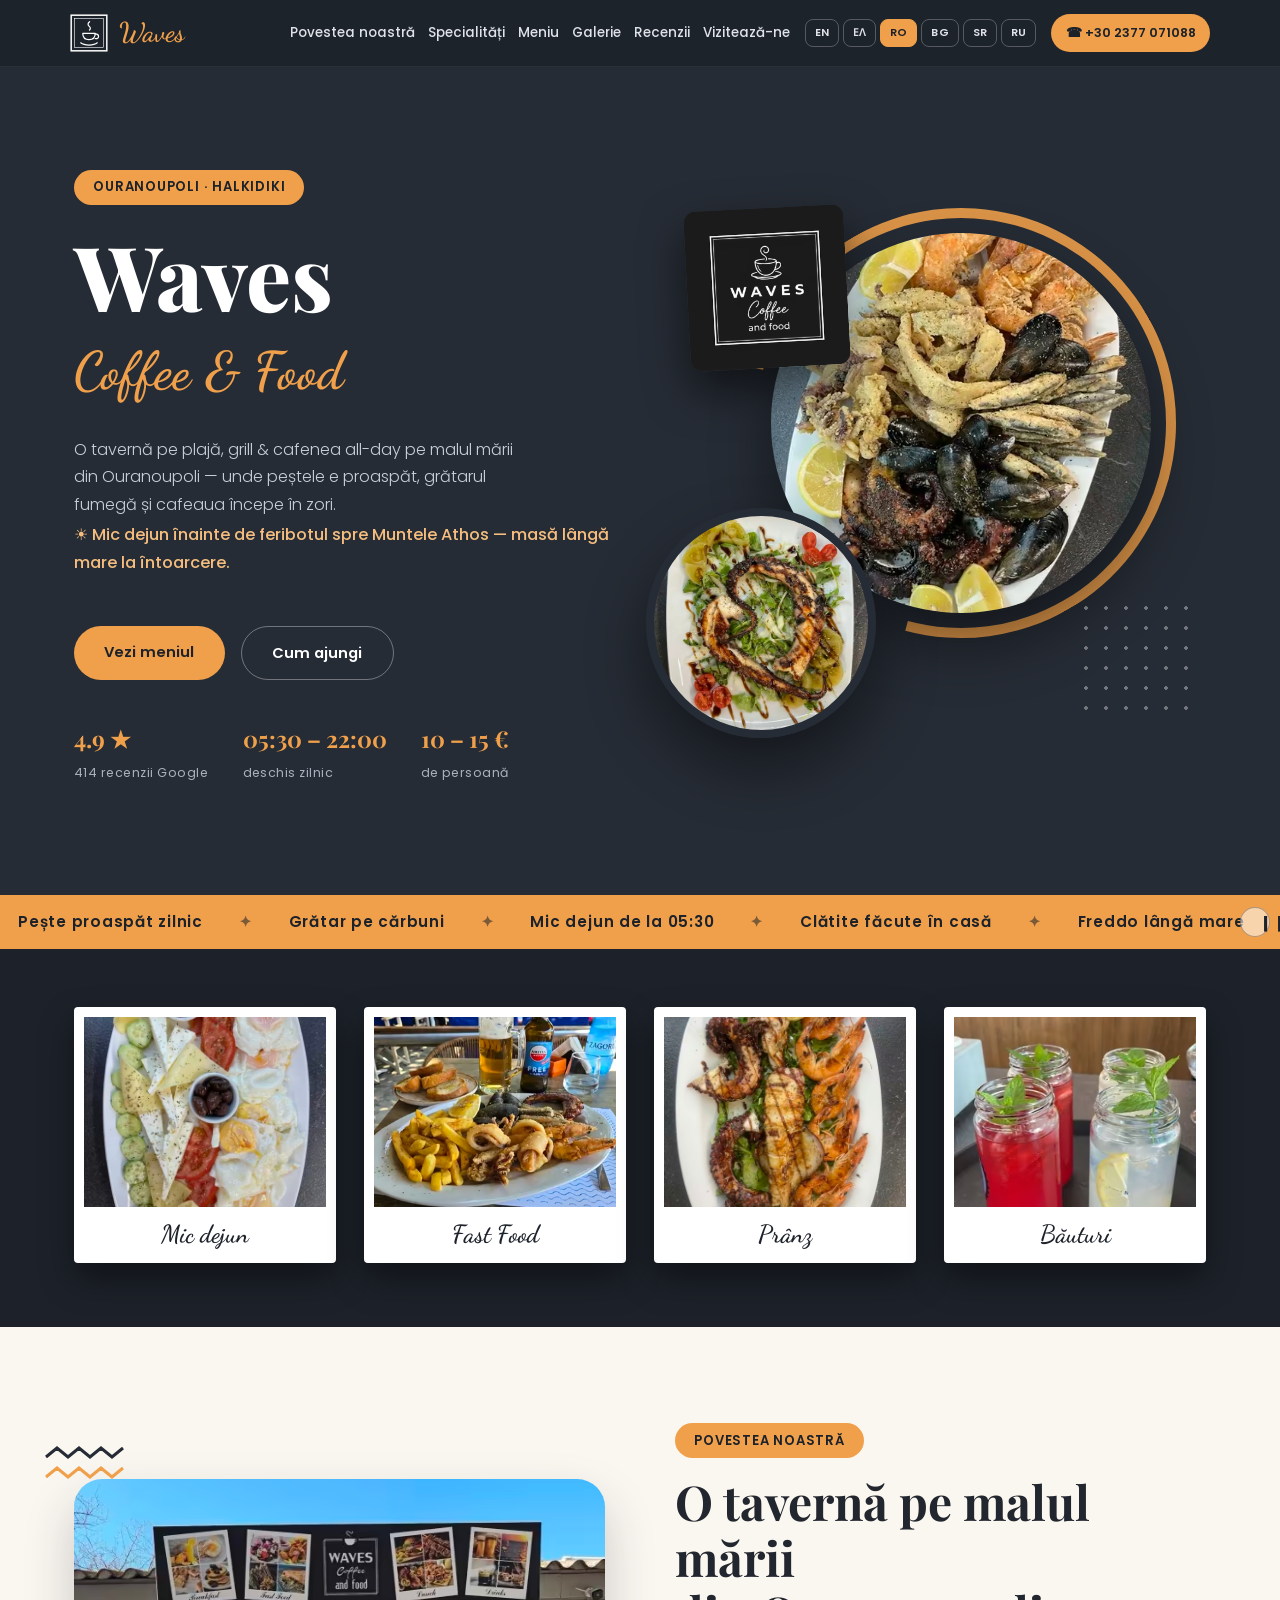
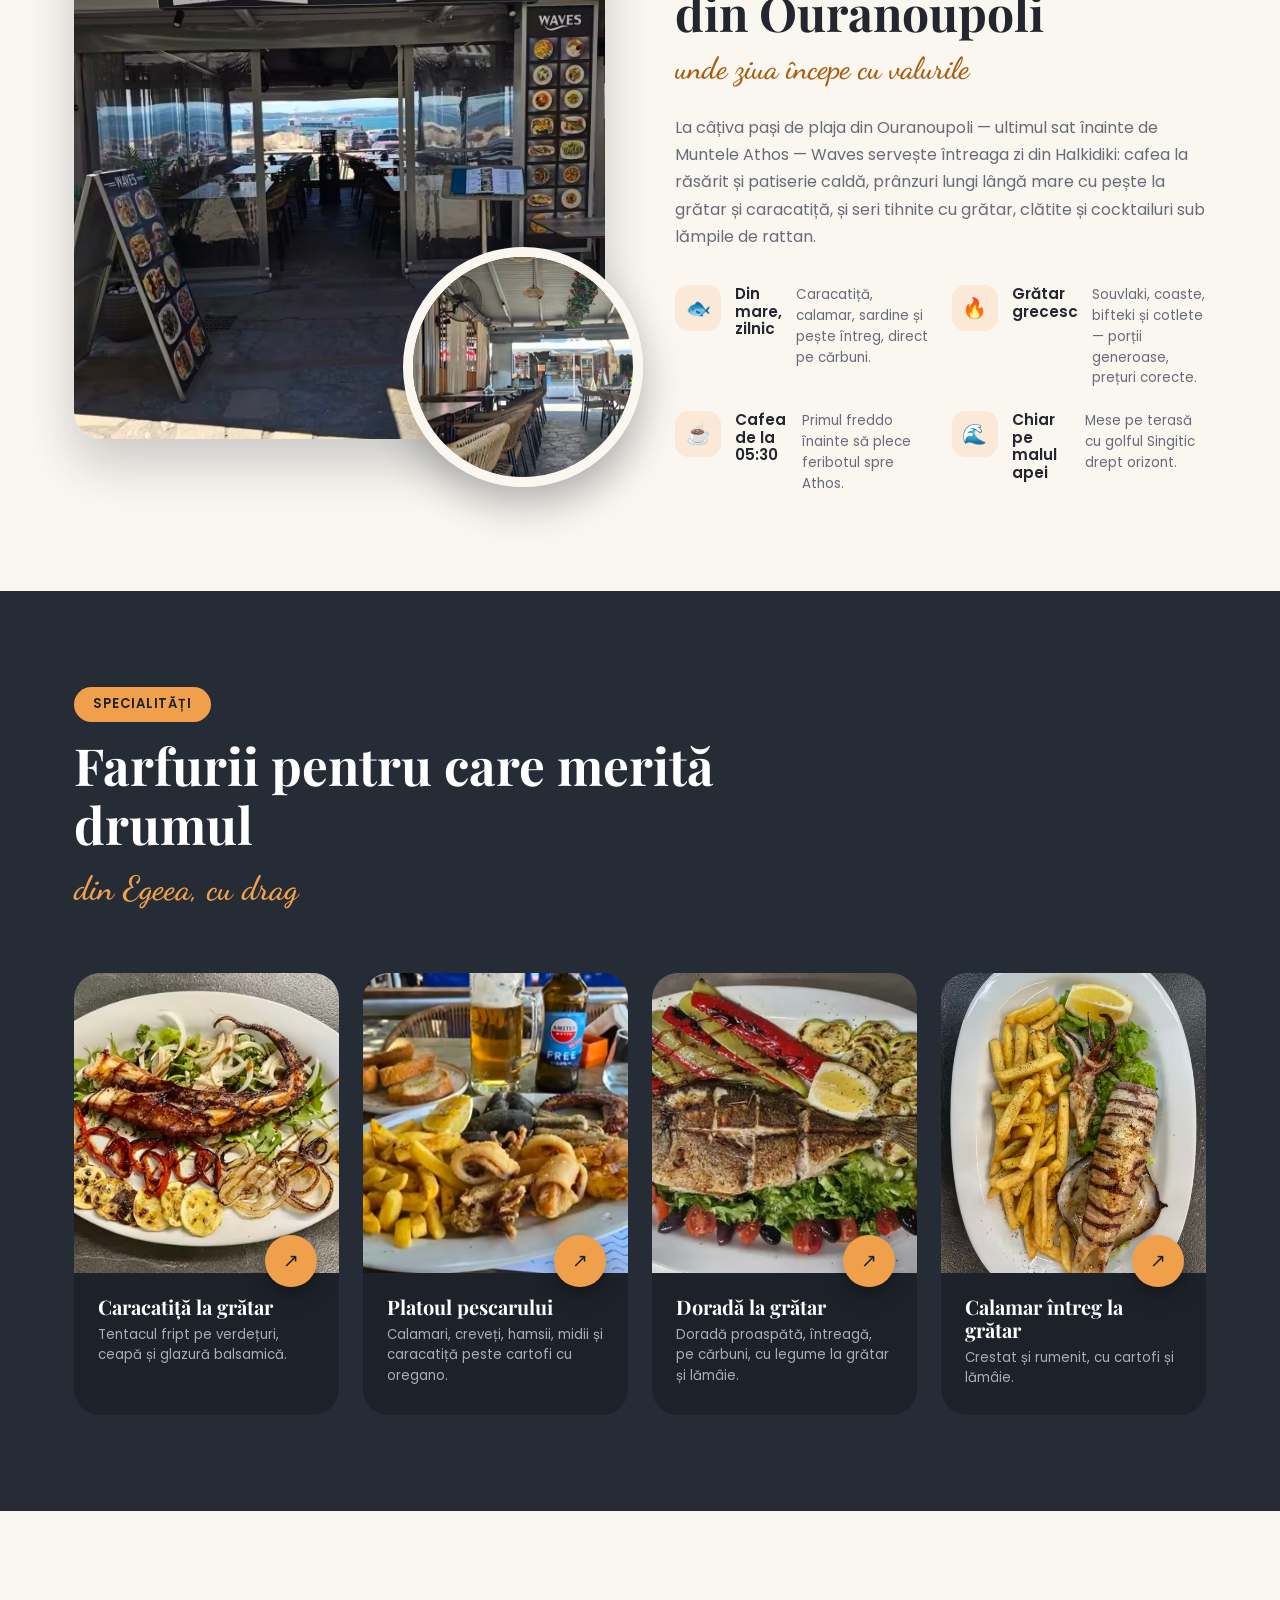
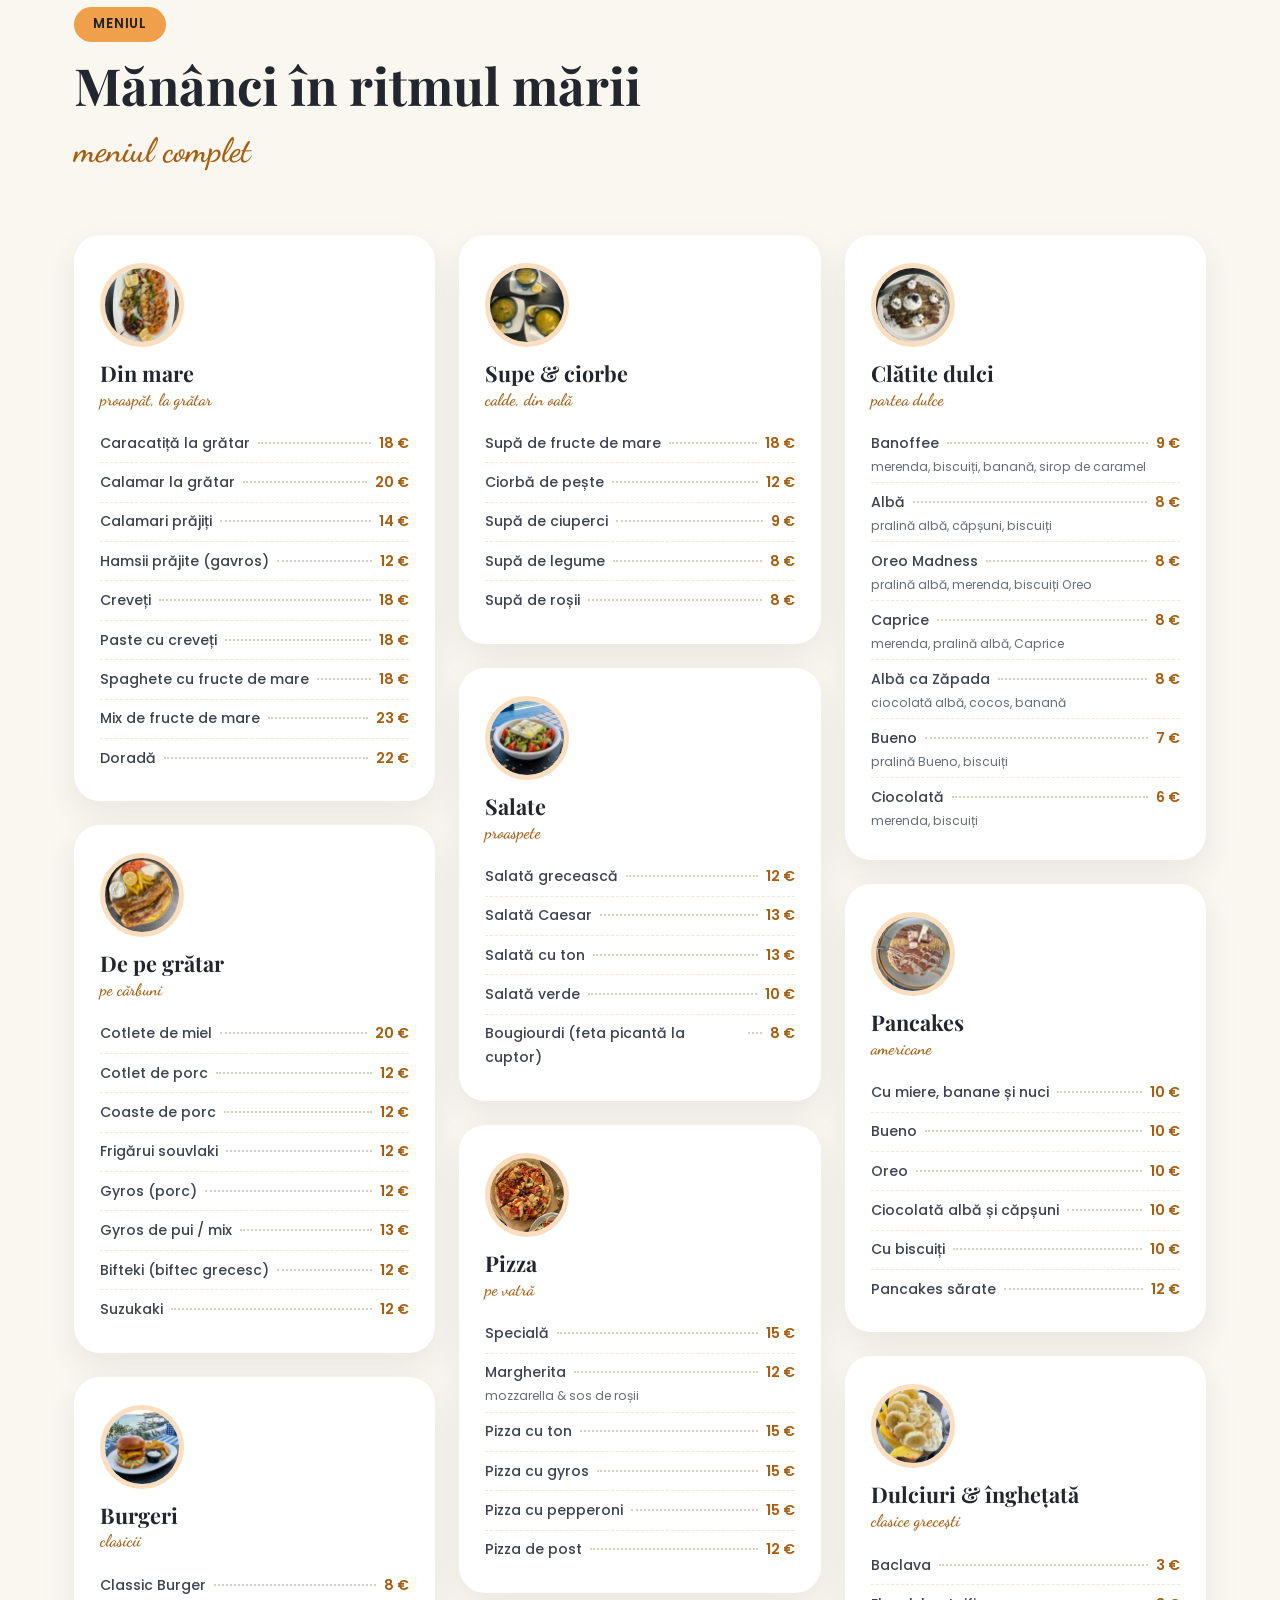
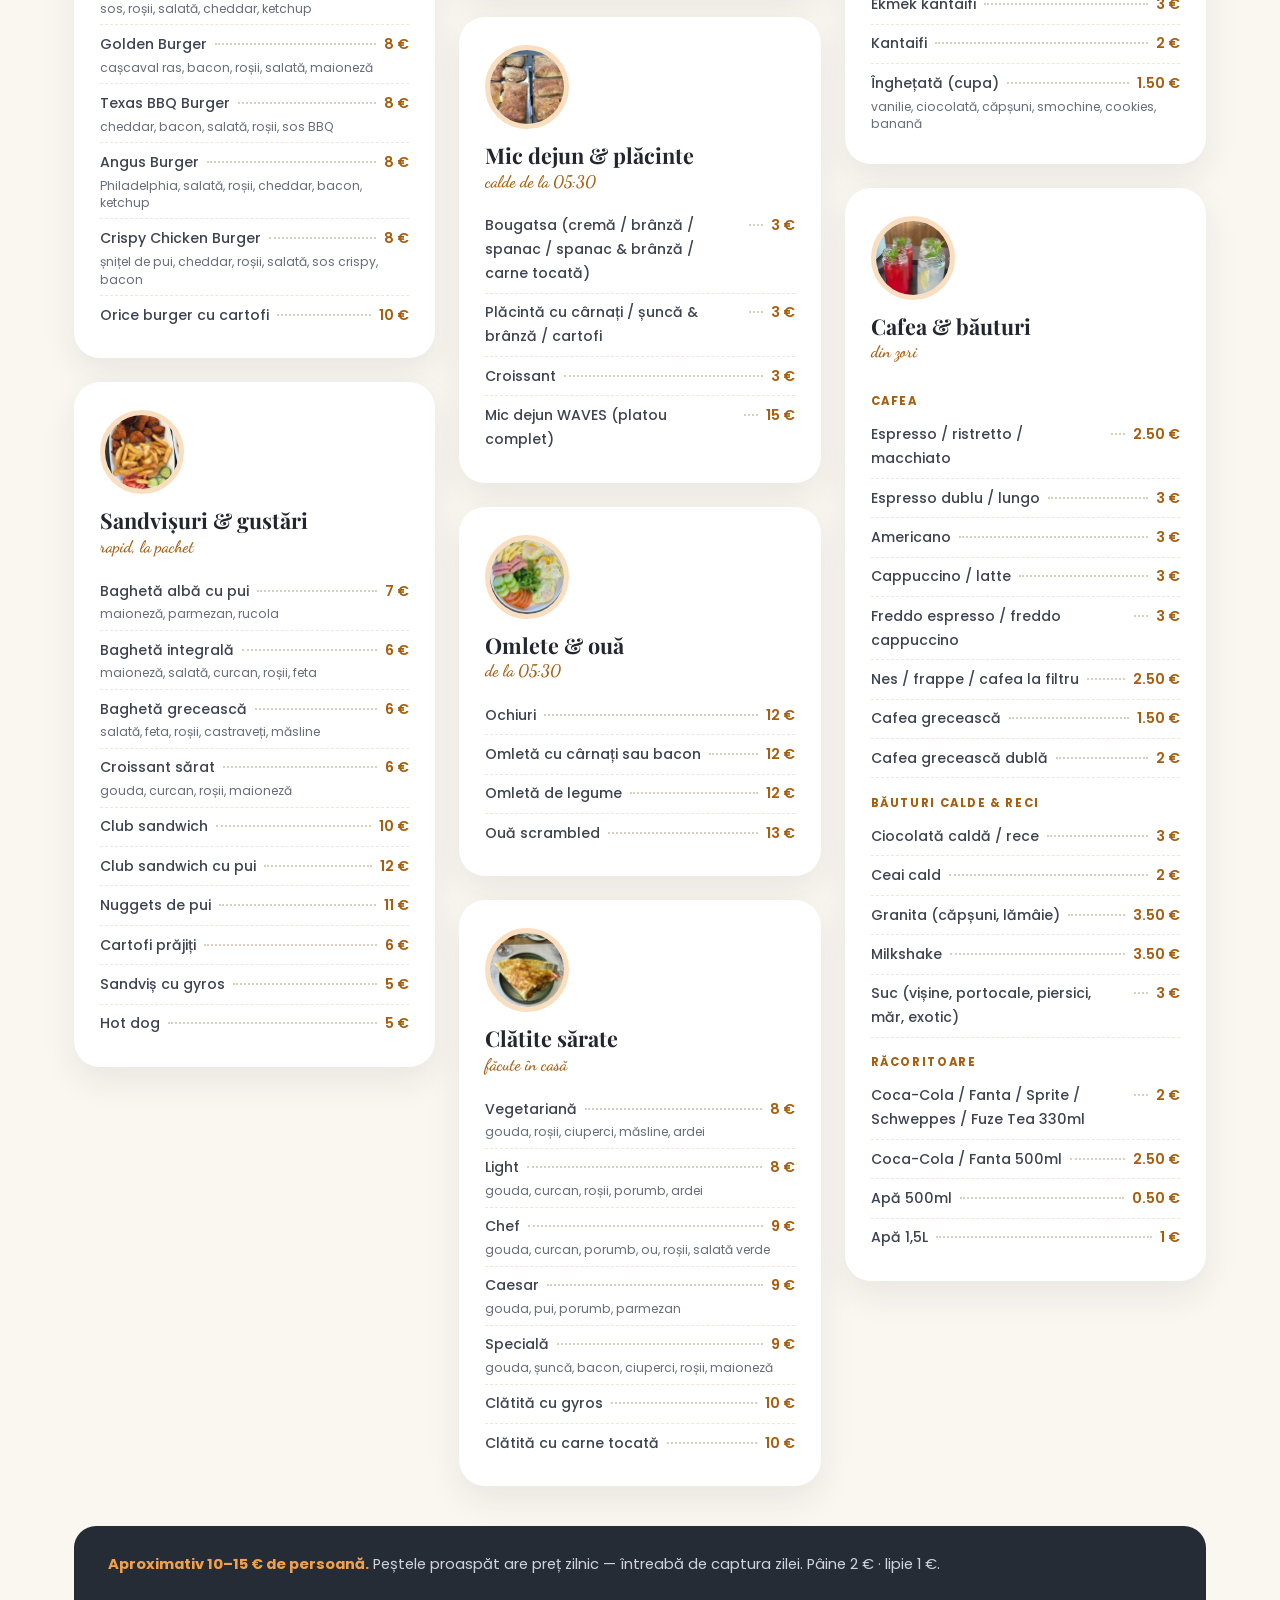
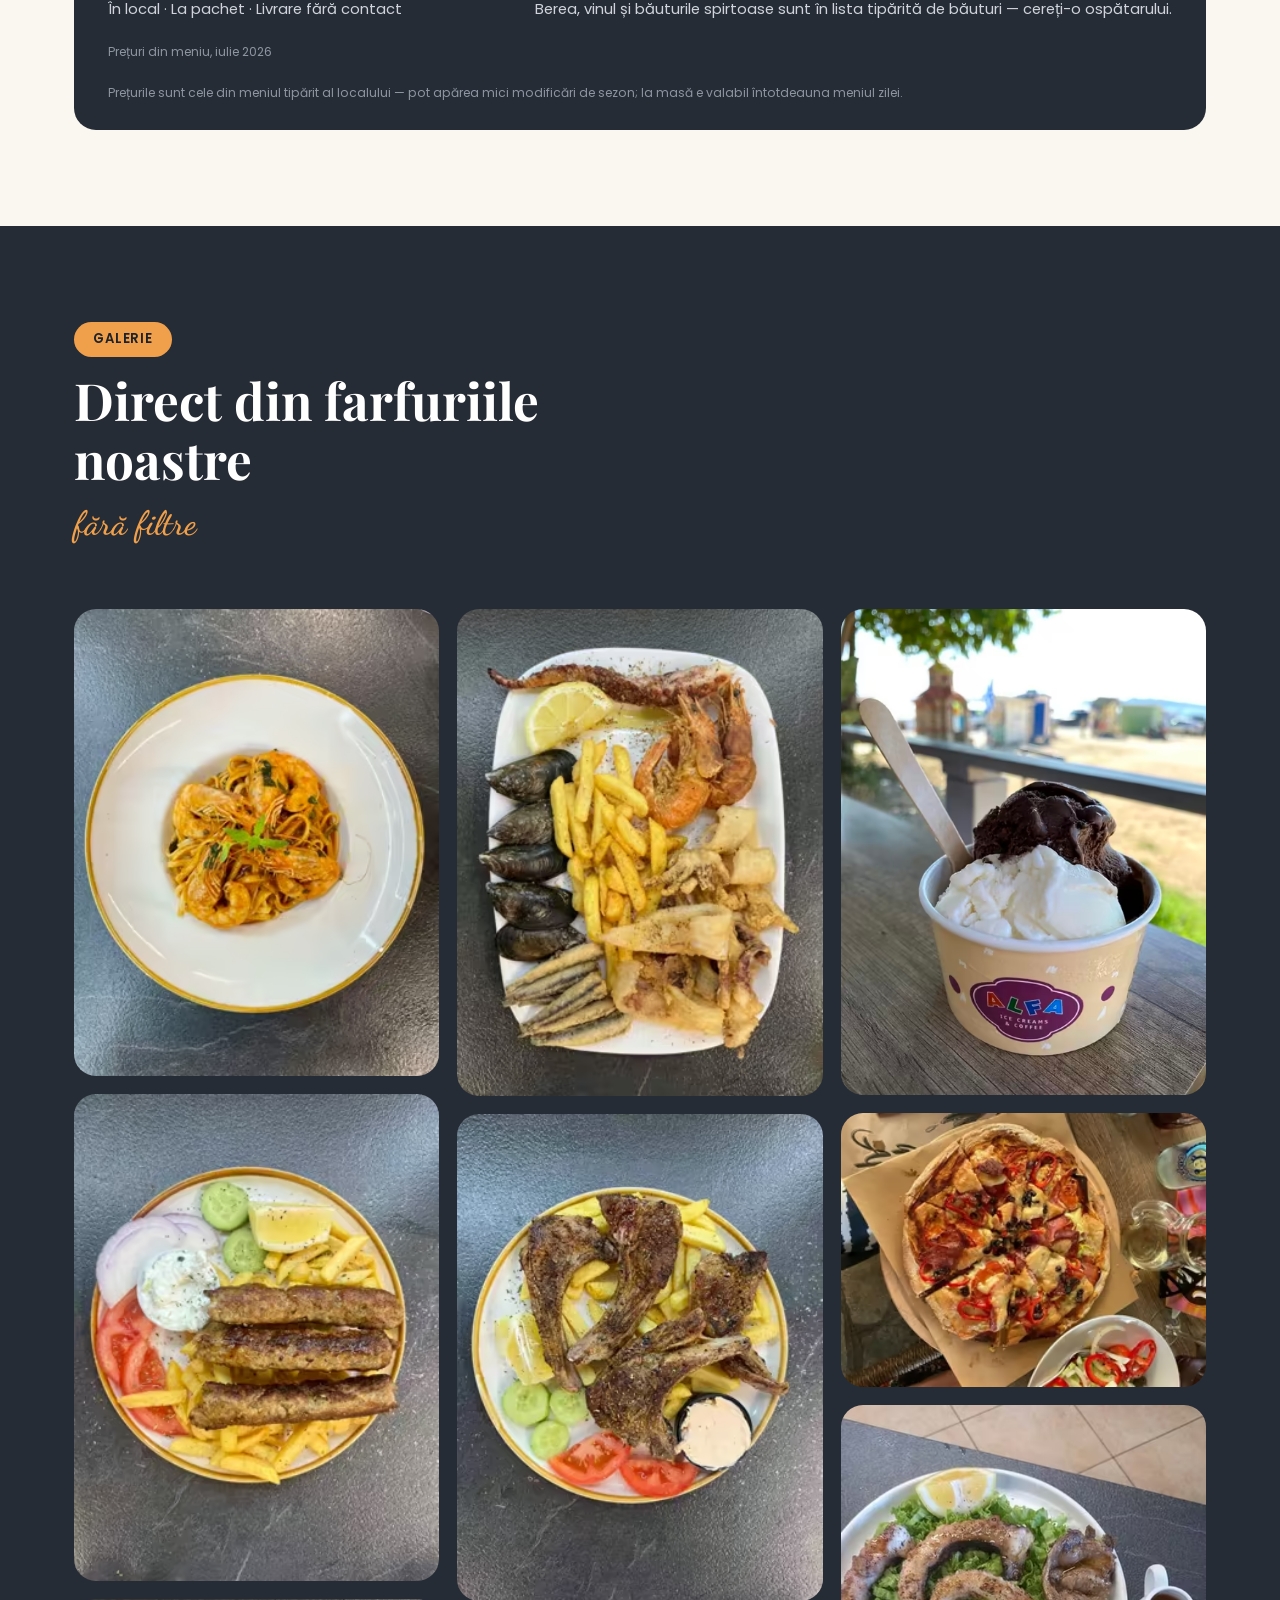
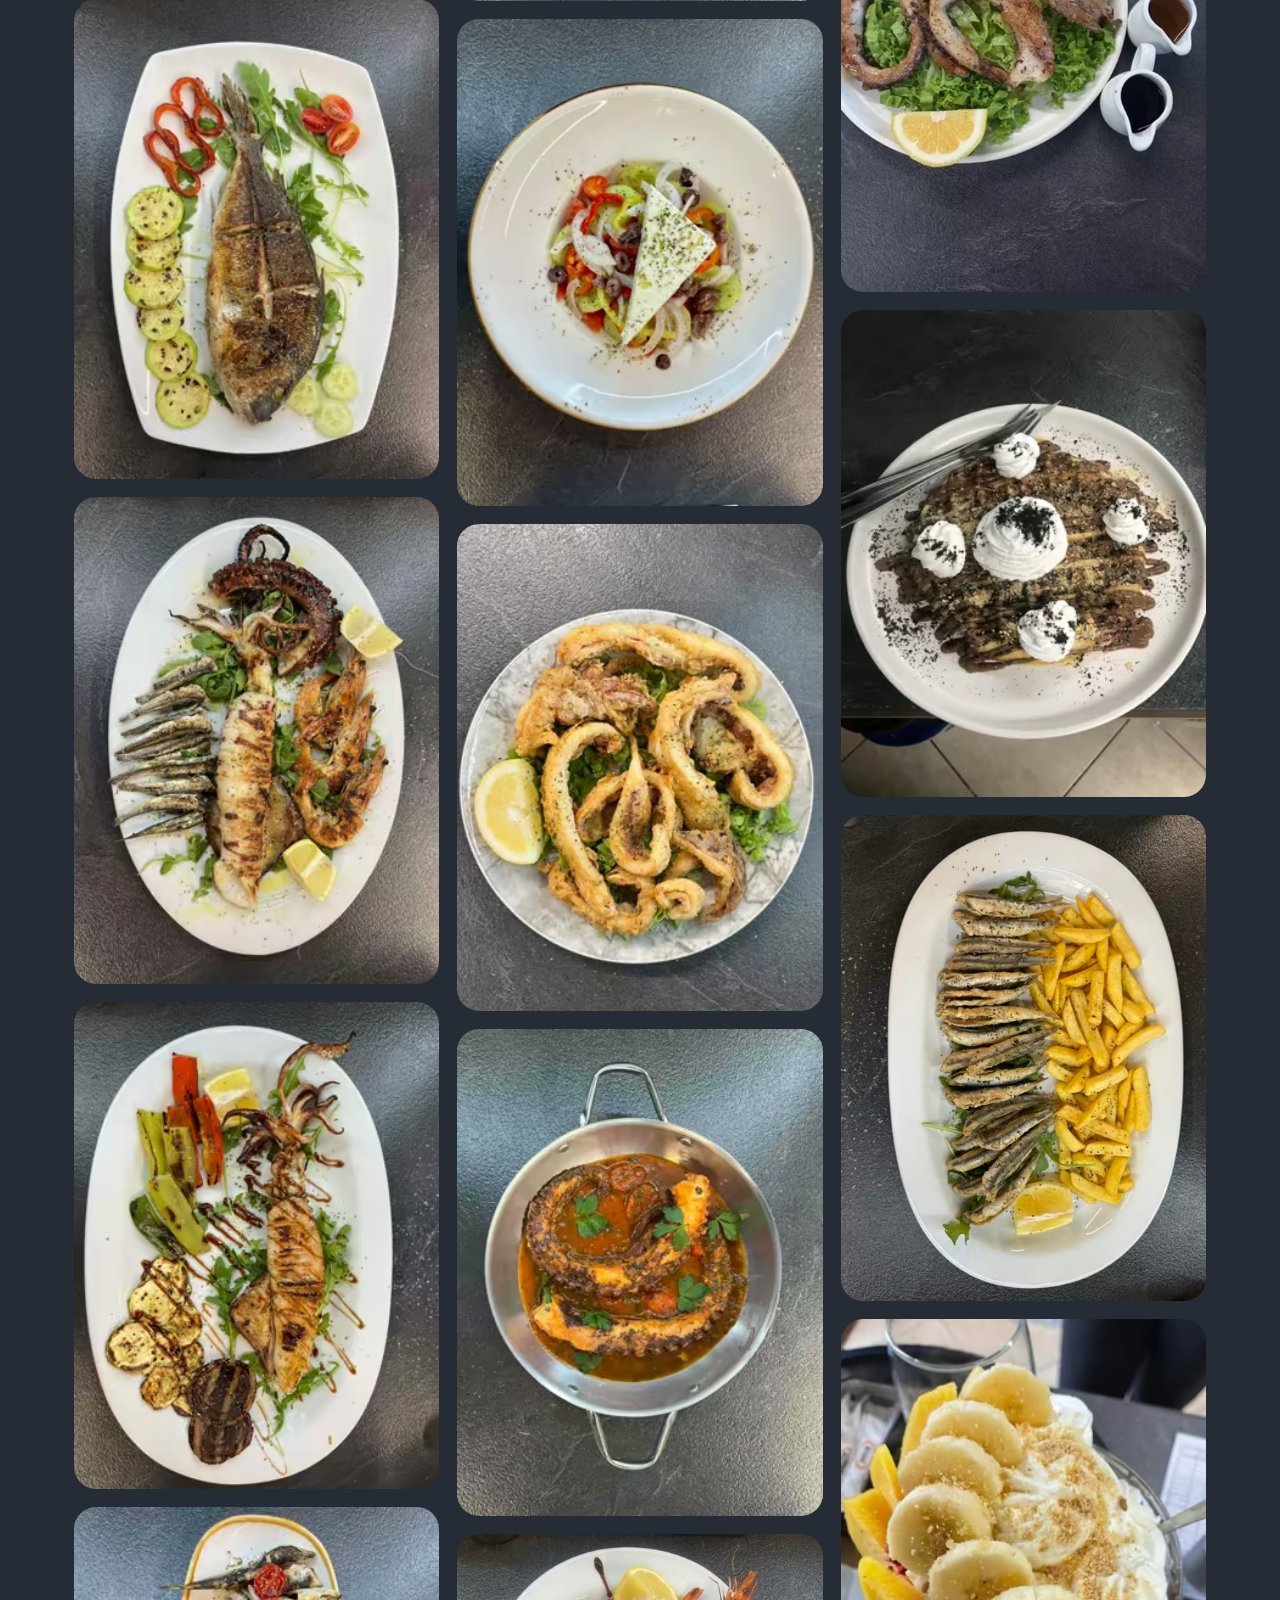
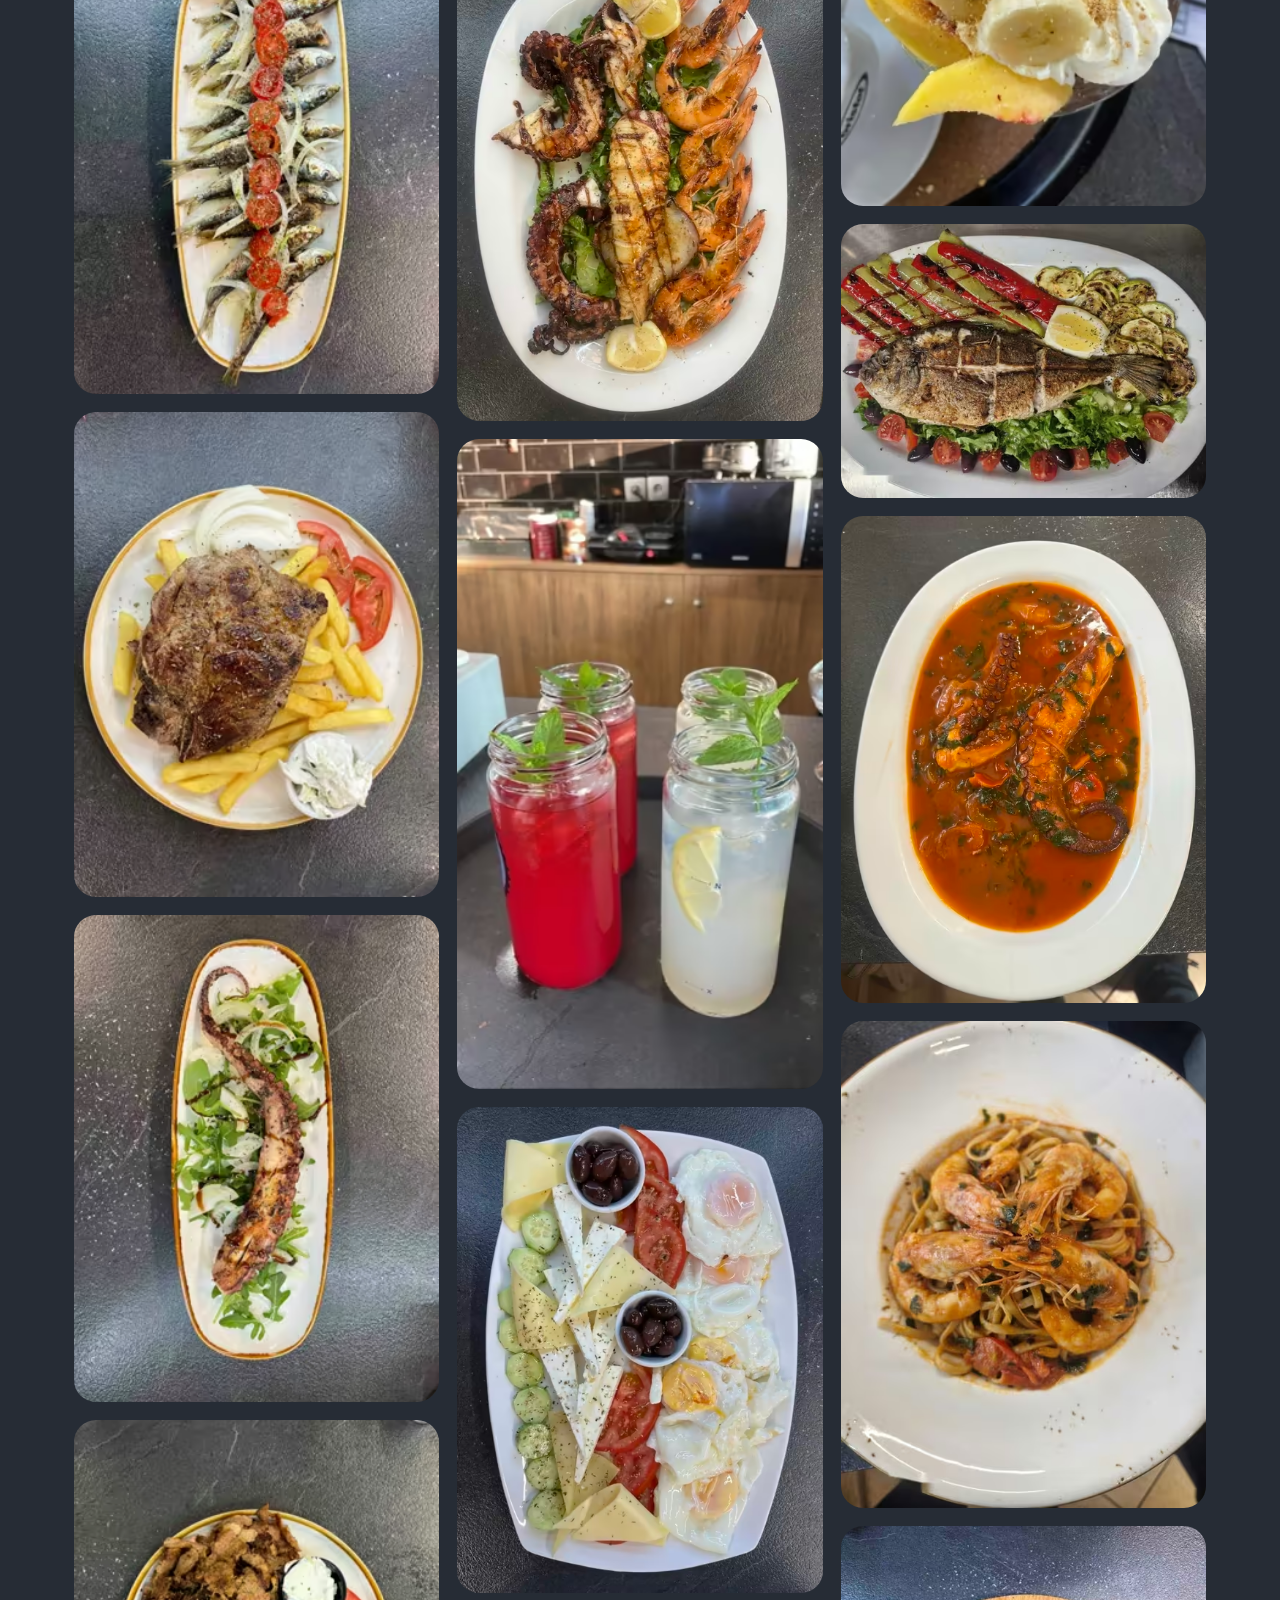
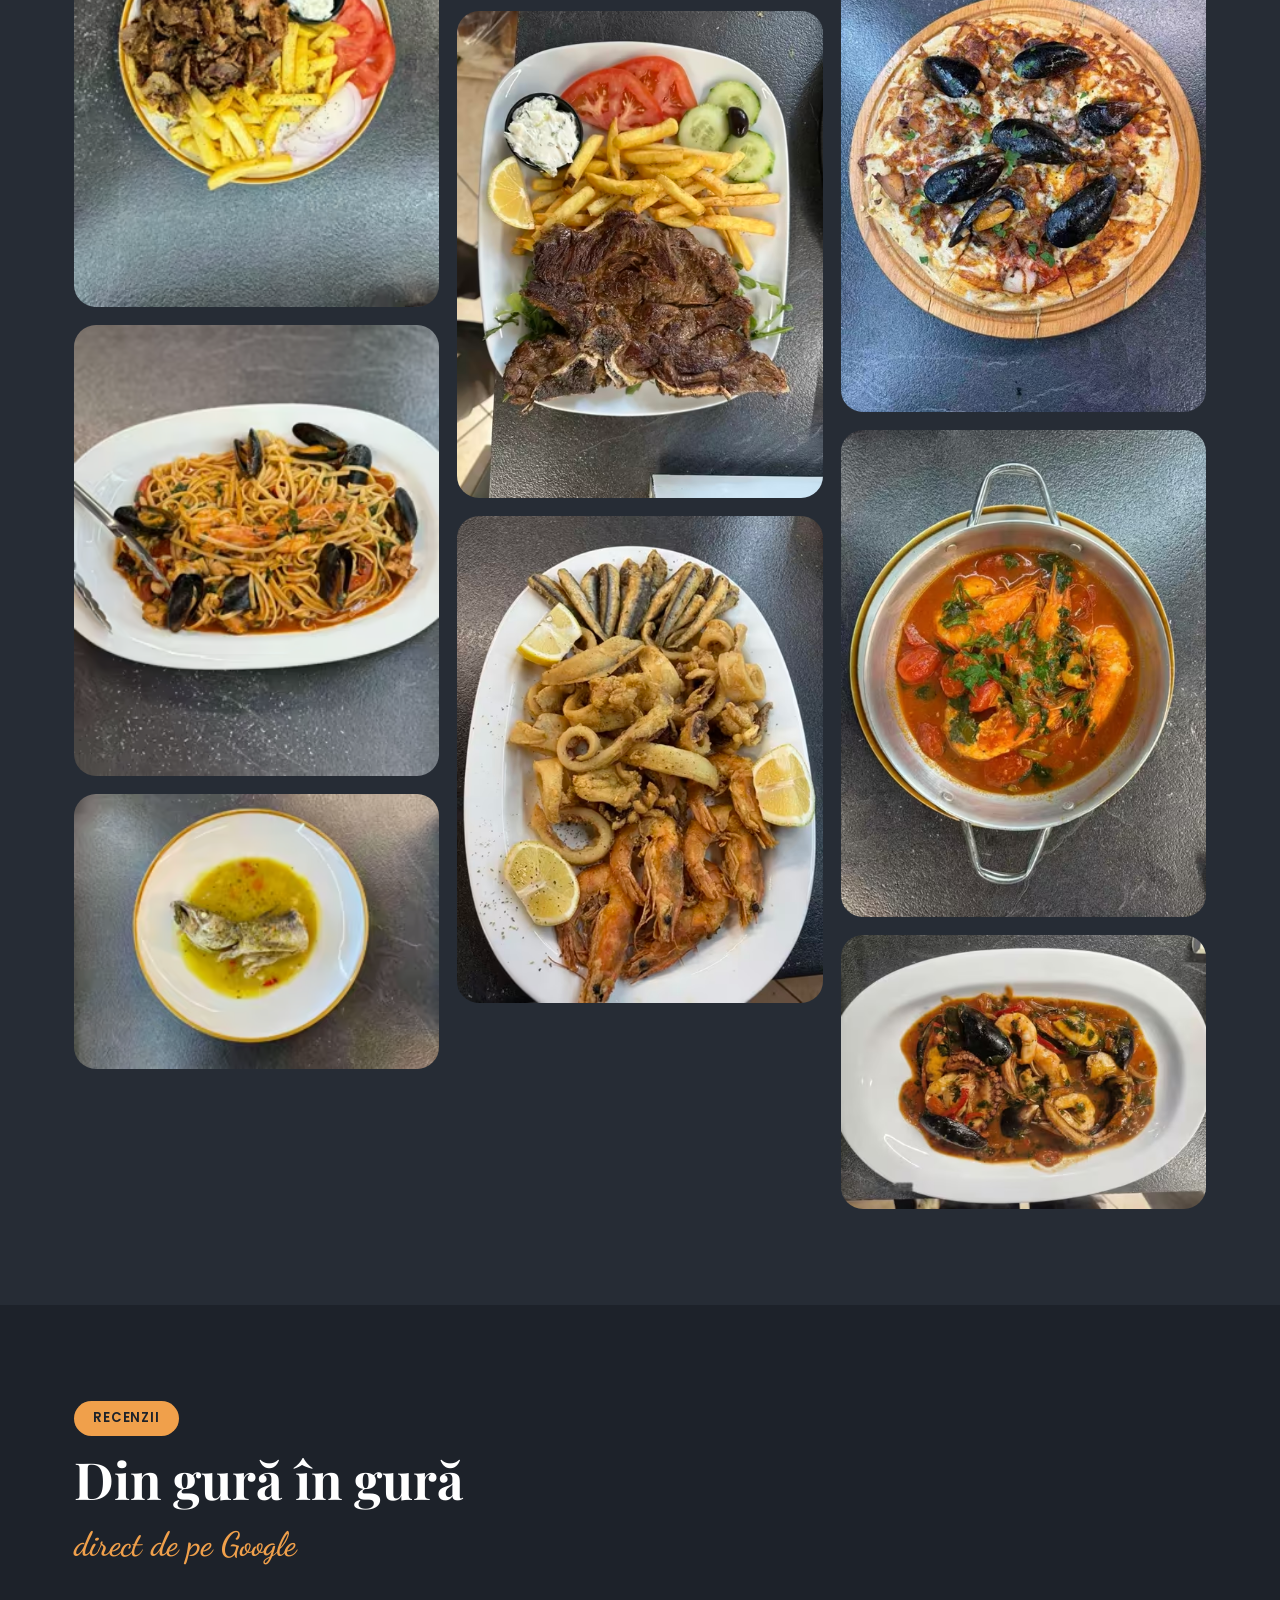
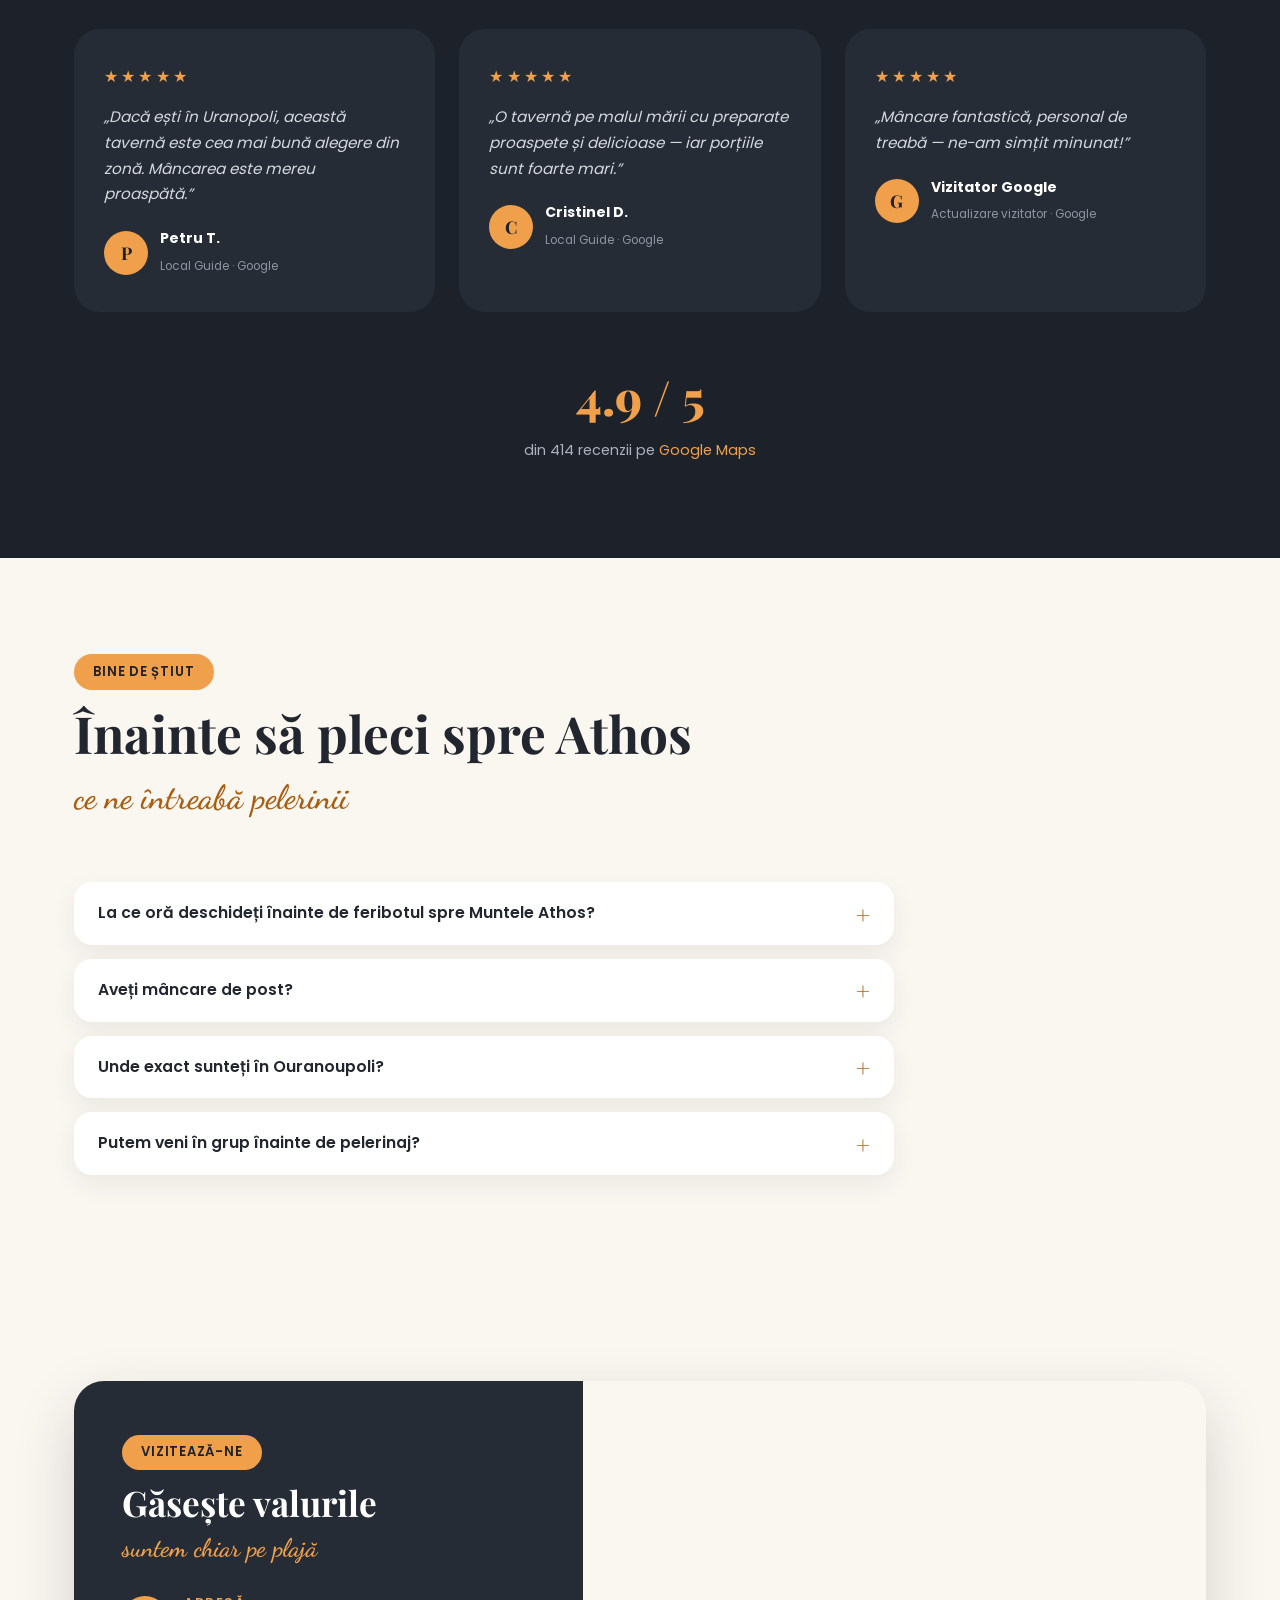
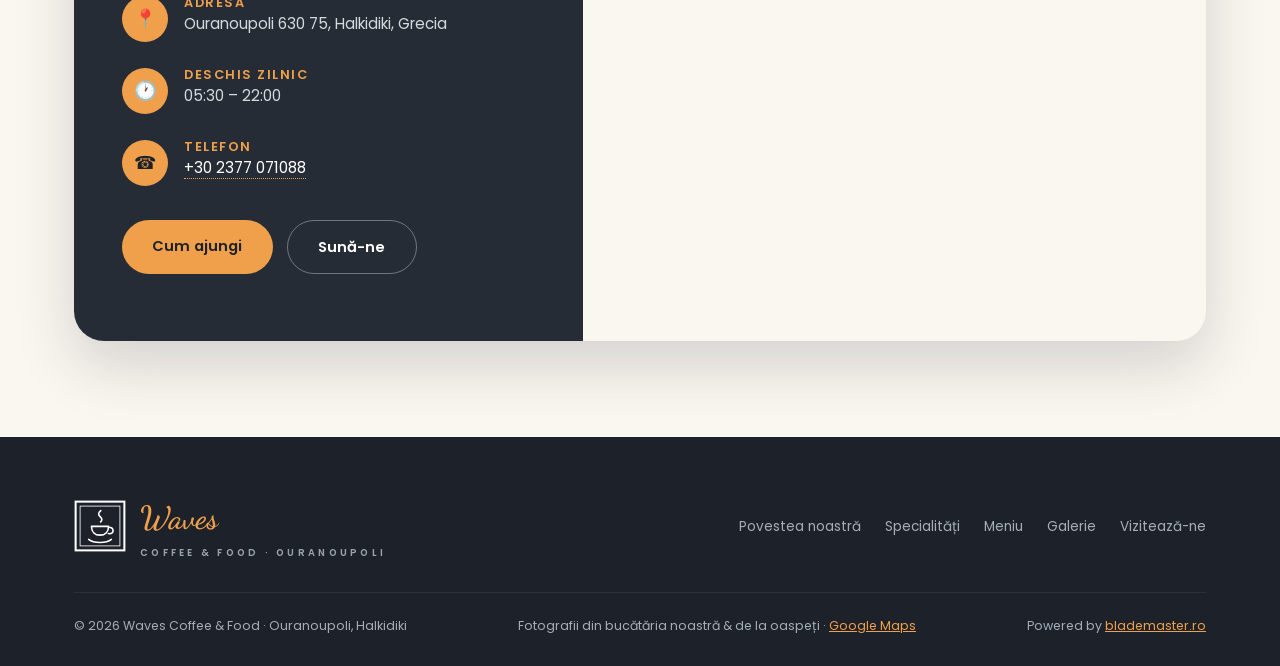
<file: ro/index.html>
<!DOCTYPE html>
<html lang="ro" data-lang="ro">
<head>
<meta charset="UTF-8">
<meta name="viewport" content="width=device-width, initial-scale=1.0">
<title>Waves Coffee &amp; Food — Restaurant Ouranoupoli, Muntele Athos</title>
<meta name="description" id="meta-desc" content="Tavernă pe plajă în Ouranoupoli, lângă feribotul spre Muntele Athos. Fructe de mare, grătar grecesc, mic dejun de la 05:30. 4,9★ pe Google.">
<link rel="canonical" id="canon" href="https://waveshalkidiki.vercel.app/ro/">
<link rel="alternate" hreflang="en" href="https://waveshalkidiki.vercel.app/">
<link rel="alternate" hreflang="el" href="https://waveshalkidiki.vercel.app/el/">
<link rel="alternate" hreflang="ro" href="https://waveshalkidiki.vercel.app/ro/">
<link rel="alternate" hreflang="bg" href="https://waveshalkidiki.vercel.app/bg/">
<link rel="alternate" hreflang="sr-Latn" href="https://waveshalkidiki.vercel.app/sr/">
<link rel="alternate" hreflang="ru" href="https://waveshalkidiki.vercel.app/ru/">
<link rel="alternate" hreflang="x-default" href="https://waveshalkidiki.vercel.app/">
<meta property="og:title" id="og-title" content="Waves Coffee &amp; Food — Restaurant Ouranoupoli, Muntele Athos">
<meta property="og:description" id="og-desc" content="Tavernă pe plajă în Ouranoupoli, lângă feribotul spre Muntele Athos. Fructe de mare, grătar grecesc, mic dejun de la 05:30. 4,9★ pe Google.">
<meta property="og:image" content="https://waveshalkidiki.vercel.app/images/og-1200x630.jpg">
<meta property="og:image:width" content="1200">
<meta property="og:image:height" content="630">
<meta property="og:image:alt" content="Mixed seafood platter at Waves Coffee & Food">
<meta property="og:url" id="og-url" content="https://waveshalkidiki.vercel.app/ro/">
<meta property="og:type" content="restaurant.restaurant">
<meta property="og:site_name" content="Waves Coffee &amp; Food">
<meta property="og:locale" id="og-locale" content="ro_RO">
<meta name="twitter:card" content="summary_large_image">
<meta name="theme-color" content="#262C35">
<link rel="icon" type="image/png" href="/favicon.png">
<link rel="apple-touch-icon" href="/apple-touch-icon.png">
<link rel="icon" type="image/svg+xml" href="data:image/svg+xml,%3Csvg xmlns='http://www.w3.org/2000/svg' viewBox='0 0 64 64'%3E%3Crect width='64' height='64' rx='12' fill='%23262C35'/%3E%3Crect x='6' y='6' width='52' height='52' fill='none' stroke='white' stroke-width='2.5'/%3E%3Cpath d='M33 15c-3 2.4-3 5-.6 7.2 2.2 1.9 2.2 3.9.4 5.8' stroke='white' stroke-width='2' fill='none' stroke-linecap='round'/%3E%3Cpath d='M22 32.5h20c0 6.5-4.2 10.3-10 10.3s-10-3.8-10-10.3z' fill='none' stroke='white' stroke-width='2'/%3E%3Cpath d='M42 33.5c3.4 0 5.3 1.7 5.3 4s-2 4.4-5.5 3.4' fill='none' stroke='white' stroke-width='2' stroke-linecap='round'/%3E%3Cpath d='M19 47.5c3 2.4 8.3 3.6 13 3.6s10-1.2 13-3.6' fill='none' stroke='white' stroke-width='2' stroke-linecap='round'/%3E%3C/svg%3E">
<script type="application/ld+json" id="ld-restaurant">
{
 "@context": "https://schema.org",
 "@graph": [
  {
   "@type": "WebSite",
   "@id": "https://waveshalkidiki.vercel.app/#website",
   "url": "https://waveshalkidiki.vercel.app/",
   "name": "Waves Coffee & Food",
   "publisher": {
    "@id": "https://waveshalkidiki.vercel.app/#restaurant"
   },
   "inLanguage": "ro"
  },
  {
   "@type": "WebPage",
   "@id": "https://waveshalkidiki.vercel.app/ro/#webpage",
   "url": "https://waveshalkidiki.vercel.app/ro/",
   "name": "Waves Coffee & Food — Restaurant Ouranoupoli, Muntele Athos",
   "description": "Tavernă pe plajă în Ouranoupoli, lângă feribotul spre Muntele Athos. Fructe de mare, grătar grecesc, mic dejun de la 05:30. 4,9★ pe Google.",
   "isPartOf": {
    "@id": "https://waveshalkidiki.vercel.app/#website"
   },
   "about": {
    "@id": "https://waveshalkidiki.vercel.app/#restaurant"
   },
   "inLanguage": "ro",
   "primaryImageOfPage": "https://waveshalkidiki.vercel.app/images/og-1200x630.jpg"
  },
  {
   "@type": "Restaurant",
   "@id": "https://waveshalkidiki.vercel.app/#restaurant",
   "name": "Waves Coffee & Food",
   "description": "Tavernă pe plajă în Ouranoupoli, lângă feribotul spre Muntele Athos. Fructe de mare, grătar grecesc, mic dejun de la 05:30. 4,9★ pe Google.",
   "url": "https://waveshalkidiki.vercel.app/",
   "image": [
    "https://waveshalkidiki.vercel.app/images/fried-platter-800.jpg",
    "https://waveshalkidiki.vercel.app/images/octopus-grill-800.jpg",
    "https://waveshalkidiki.vercel.app/images/greek-salad-800.jpg"
   ],
   "servesCuisine": [
    "Greek",
    "Seafood",
    "Grill",
    "Café"
   ],
   "priceRange": "€10–15",
   "currenciesAccepted": "EUR",
   "telephone": "+302377071088",
   "address": {
    "@type": "PostalAddress",
    "addressLocality": "Ouranoupoli",
    "postalCode": "630 75",
    "addressRegion": "Halkidiki",
    "addressCountry": "GR"
   },
   "geo": {
    "@type": "GeoCoordinates",
    "latitude": 40.3255019,
    "longitude": 23.9797725
   },
   "hasMap": "https://maps.app.goo.gl/TWM8Gz17om45NjVWA",
   "openingHoursSpecification": [
    {
     "@type": "OpeningHoursSpecification",
     "dayOfWeek": [
      "Monday",
      "Tuesday",
      "Wednesday",
      "Thursday",
      "Friday",
      "Saturday",
      "Sunday"
     ],
     "opens": "05:30",
     "closes": "22:00"
    }
   ],
   "hasMenu": {
    "@type": "Menu",
    "@id": "https://waveshalkidiki.vercel.app/#menu",
    "name": "Waves Coffee & Food menu",
    "inLanguage": "ro",
    "hasMenuSection": [
     {
      "@type": "MenuSection",
      "name": "Din mare",
      "hasMenuItem": [
       {
        "@type": "MenuItem",
        "name": "Caracatiță la grătar",
        "offers": {
         "@type": "Offer",
         "price": "18",
         "priceCurrency": "EUR"
        }
       },
       {
        "@type": "MenuItem",
        "name": "Calamar la grătar",
        "offers": {
         "@type": "Offer",
         "price": "20",
         "priceCurrency": "EUR"
        }
       },
       {
        "@type": "MenuItem",
        "name": "Calamari prăjiți",
        "offers": {
         "@type": "Offer",
         "price": "14",
         "priceCurrency": "EUR"
        }
       },
       {
        "@type": "MenuItem",
        "name": "Hamsii prăjite (gavros)",
        "offers": {
         "@type": "Offer",
         "price": "12",
         "priceCurrency": "EUR"
        }
       },
       {
        "@type": "MenuItem",
        "name": "Creveți",
        "offers": {
         "@type": "Offer",
         "price": "18",
         "priceCurrency": "EUR"
        }
       },
       {
        "@type": "MenuItem",
        "name": "Paste cu creveți",
        "offers": {
         "@type": "Offer",
         "price": "18",
         "priceCurrency": "EUR"
        }
       },
       {
        "@type": "MenuItem",
        "name": "Spaghete cu fructe de mare",
        "offers": {
         "@type": "Offer",
         "price": "18",
         "priceCurrency": "EUR"
        }
       },
       {
        "@type": "MenuItem",
        "name": "Mix de fructe de mare",
        "offers": {
         "@type": "Offer",
         "price": "23",
         "priceCurrency": "EUR"
        }
       },
       {
        "@type": "MenuItem",
        "name": "Doradă",
        "offers": {
         "@type": "Offer",
         "price": "22",
         "priceCurrency": "EUR"
        }
       }
      ]
     },
     {
      "@type": "MenuSection",
      "name": "De pe grătar",
      "hasMenuItem": [
       {
        "@type": "MenuItem",
        "name": "Cotlete de miel",
        "offers": {
         "@type": "Offer",
         "price": "20",
         "priceCurrency": "EUR"
        }
       },
       {
        "@type": "MenuItem",
        "name": "Cotlet de porc",
        "offers": {
         "@type": "Offer",
         "price": "12",
         "priceCurrency": "EUR"
        }
       },
       {
        "@type": "MenuItem",
        "name": "Coaste de porc",
        "offers": {
         "@type": "Offer",
         "price": "12",
         "priceCurrency": "EUR"
        }
       },
       {
        "@type": "MenuItem",
        "name": "Frigărui souvlaki",
        "offers": {
         "@type": "Offer",
         "price": "12",
         "priceCurrency": "EUR"
        }
       },
       {
        "@type": "MenuItem",
        "name": "Gyros (porc)",
        "offers": {
         "@type": "Offer",
         "price": "12",
         "priceCurrency": "EUR"
        }
       },
       {
        "@type": "MenuItem",
        "name": "Gyros de pui / mix",
        "offers": {
         "@type": "Offer",
         "price": "13",
         "priceCurrency": "EUR"
        }
       },
       {
        "@type": "MenuItem",
        "name": "Bifteki (biftec grecesc)",
        "offers": {
         "@type": "Offer",
         "price": "12",
         "priceCurrency": "EUR"
        }
       },
       {
        "@type": "MenuItem",
        "name": "Suzukaki",
        "offers": {
         "@type": "Offer",
         "price": "12",
         "priceCurrency": "EUR"
        }
       }
      ]
     },
     {
      "@type": "MenuSection",
      "name": "Burgeri",
      "hasMenuItem": [
       {
        "@type": "MenuItem",
        "name": "Classic Burger",
        "description": "sos, roșii, salată, cheddar, ketchup",
        "offers": {
         "@type": "Offer",
         "price": "8",
         "priceCurrency": "EUR"
        }
       },
       {
        "@type": "MenuItem",
        "name": "Golden Burger",
        "description": "cașcaval ras, bacon, roșii, salată, maioneză",
        "offers": {
         "@type": "Offer",
         "price": "8",
         "priceCurrency": "EUR"
        }
       },
       {
        "@type": "MenuItem",
        "name": "Texas BBQ Burger",
        "description": "cheddar, bacon, salată, roșii, sos BBQ",
        "offers": {
         "@type": "Offer",
         "price": "8",
         "priceCurrency": "EUR"
        }
       },
       {
        "@type": "MenuItem",
        "name": "Angus Burger",
        "description": "Philadelphia, salată, roșii, cheddar, bacon, ketchup",
        "offers": {
         "@type": "Offer",
         "price": "8",
         "priceCurrency": "EUR"
        }
       },
       {
        "@type": "MenuItem",
        "name": "Crispy Chicken Burger",
        "description": "șnițel de pui, cheddar, roșii, salată, sos crispy, bacon",
        "offers": {
         "@type": "Offer",
         "price": "8",
         "priceCurrency": "EUR"
        }
       },
       {
        "@type": "MenuItem",
        "name": "Orice burger cu cartofi",
        "offers": {
         "@type": "Offer",
         "price": "10",
         "priceCurrency": "EUR"
        }
       }
      ]
     },
     {
      "@type": "MenuSection",
      "name": "Sandvișuri & gustări",
      "hasMenuItem": [
       {
        "@type": "MenuItem",
        "name": "Baghetă albă cu pui",
        "description": "maioneză, parmezan, rucola",
        "offers": {
         "@type": "Offer",
         "price": "7",
         "priceCurrency": "EUR"
        }
       },
       {
        "@type": "MenuItem",
        "name": "Baghetă integrală",
        "description": "maioneză, salată, curcan, roșii, feta",
        "offers": {
         "@type": "Offer",
         "price": "6",
         "priceCurrency": "EUR"
        }
       },
       {
        "@type": "MenuItem",
        "name": "Baghetă grecească",
        "description": "salată, feta, roșii, castraveți, măsline",
        "offers": {
         "@type": "Offer",
         "price": "6",
         "priceCurrency": "EUR"
        }
       },
       {
        "@type": "MenuItem",
        "name": "Croissant sărat",
        "description": "gouda, curcan, roșii, maioneză",
        "offers": {
         "@type": "Offer",
         "price": "6",
         "priceCurrency": "EUR"
        }
       },
       {
        "@type": "MenuItem",
        "name": "Club sandwich",
        "offers": {
         "@type": "Offer",
         "price": "10",
         "priceCurrency": "EUR"
        }
       },
       {
        "@type": "MenuItem",
        "name": "Club sandwich cu pui",
        "offers": {
         "@type": "Offer",
         "price": "12",
         "priceCurrency": "EUR"
        }
       },
       {
        "@type": "MenuItem",
        "name": "Nuggets de pui",
        "offers": {
         "@type": "Offer",
         "price": "11",
         "priceCurrency": "EUR"
        }
       },
       {
        "@type": "MenuItem",
        "name": "Cartofi prăjiți",
        "offers": {
         "@type": "Offer",
         "price": "6",
         "priceCurrency": "EUR"
        }
       },
       {
        "@type": "MenuItem",
        "name": "Sandviș cu gyros",
        "offers": {
         "@type": "Offer",
         "price": "5",
         "priceCurrency": "EUR"
        }
       },
       {
        "@type": "MenuItem",
        "name": "Hot dog",
        "offers": {
         "@type": "Offer",
         "price": "5",
         "priceCurrency": "EUR"
        }
       }
      ]
     },
     {
      "@type": "MenuSection",
      "name": "Supe & ciorbe",
      "hasMenuItem": [
       {
        "@type": "MenuItem",
        "name": "Supă de fructe de mare",
        "offers": {
         "@type": "Offer",
         "price": "18",
         "priceCurrency": "EUR"
        }
       },
       {
        "@type": "MenuItem",
        "name": "Ciorbă de pește",
        "offers": {
         "@type": "Offer",
         "price": "12",
         "priceCurrency": "EUR"
        }
       },
       {
        "@type": "MenuItem",
        "name": "Supă de ciuperci",
        "offers": {
         "@type": "Offer",
         "price": "9",
         "priceCurrency": "EUR"
        }
       },
       {
        "@type": "MenuItem",
        "name": "Supă de legume",
        "offers": {
         "@type": "Offer",
         "price": "8",
         "priceCurrency": "EUR"
        }
       },
       {
        "@type": "MenuItem",
        "name": "Supă de roșii",
        "offers": {
         "@type": "Offer",
         "price": "8",
         "priceCurrency": "EUR"
        }
       }
      ]
     },
     {
      "@type": "MenuSection",
      "name": "Salate",
      "hasMenuItem": [
       {
        "@type": "MenuItem",
        "name": "Salată grecească",
        "offers": {
         "@type": "Offer",
         "price": "12",
         "priceCurrency": "EUR"
        }
       },
       {
        "@type": "MenuItem",
        "name": "Salată Caesar",
        "offers": {
         "@type": "Offer",
         "price": "13",
         "priceCurrency": "EUR"
        }
       },
       {
        "@type": "MenuItem",
        "name": "Salată cu ton",
        "offers": {
         "@type": "Offer",
         "price": "13",
         "priceCurrency": "EUR"
        }
       },
       {
        "@type": "MenuItem",
        "name": "Salată verde",
        "offers": {
         "@type": "Offer",
         "price": "10",
         "priceCurrency": "EUR"
        }
       },
       {
        "@type": "MenuItem",
        "name": "Bougiourdi (feta picantă la cuptor)",
        "offers": {
         "@type": "Offer",
         "price": "8",
         "priceCurrency": "EUR"
        }
       }
      ]
     },
     {
      "@type": "MenuSection",
      "name": "Pizza",
      "hasMenuItem": [
       {
        "@type": "MenuItem",
        "name": "Specială",
        "offers": {
         "@type": "Offer",
         "price": "15",
         "priceCurrency": "EUR"
        }
       },
       {
        "@type": "MenuItem",
        "name": "Margherita",
        "description": "mozzarella & sos de roșii",
        "offers": {
         "@type": "Offer",
         "price": "12",
         "priceCurrency": "EUR"
        }
       },
       {
        "@type": "MenuItem",
        "name": "Pizza cu ton",
        "offers": {
         "@type": "Offer",
         "price": "15",
         "priceCurrency": "EUR"
        }
       },
       {
        "@type": "MenuItem",
        "name": "Pizza cu gyros",
        "offers": {
         "@type": "Offer",
         "price": "15",
         "priceCurrency": "EUR"
        }
       },
       {
        "@type": "MenuItem",
        "name": "Pizza cu pepperoni",
        "offers": {
         "@type": "Offer",
         "price": "15",
         "priceCurrency": "EUR"
        }
       },
       {
        "@type": "MenuItem",
        "name": "Pizza de post",
        "offers": {
         "@type": "Offer",
         "price": "12",
         "priceCurrency": "EUR"
        }
       }
      ]
     },
     {
      "@type": "MenuSection",
      "name": "Mic dejun & plăcinte",
      "hasMenuItem": [
       {
        "@type": "MenuItem",
        "name": "Bougatsa (cremă / brânză / spanac / spanac & brânză / carne tocată)",
        "offers": {
         "@type": "Offer",
         "price": "3",
         "priceCurrency": "EUR"
        }
       },
       {
        "@type": "MenuItem",
        "name": "Plăcintă cu cârnați / șuncă & brânză / cartofi",
        "offers": {
         "@type": "Offer",
         "price": "3",
         "priceCurrency": "EUR"
        }
       },
       {
        "@type": "MenuItem",
        "name": "Croissant",
        "offers": {
         "@type": "Offer",
         "price": "3",
         "priceCurrency": "EUR"
        }
       },
       {
        "@type": "MenuItem",
        "name": "Mic dejun WAVES (platou complet)",
        "offers": {
         "@type": "Offer",
         "price": "15",
         "priceCurrency": "EUR"
        }
       }
      ]
     },
     {
      "@type": "MenuSection",
      "name": "Omlete & ouă",
      "hasMenuItem": [
       {
        "@type": "MenuItem",
        "name": "Ochiuri",
        "offers": {
         "@type": "Offer",
         "price": "12",
         "priceCurrency": "EUR"
        }
       },
       {
        "@type": "MenuItem",
        "name": "Omletă cu cârnați sau bacon",
        "offers": {
         "@type": "Offer",
         "price": "12",
         "priceCurrency": "EUR"
        }
       },
       {
        "@type": "MenuItem",
        "name": "Omletă de legume",
        "offers": {
         "@type": "Offer",
         "price": "12",
         "priceCurrency": "EUR"
        }
       },
       {
        "@type": "MenuItem",
        "name": "Ouă scrambled",
        "offers": {
         "@type": "Offer",
         "price": "13",
         "priceCurrency": "EUR"
        }
       }
      ]
     },
     {
      "@type": "MenuSection",
      "name": "Clătite sărate",
      "hasMenuItem": [
       {
        "@type": "MenuItem",
        "name": "Vegetariană",
        "description": "gouda, roșii, ciuperci, măsline, ardei",
        "offers": {
         "@type": "Offer",
         "price": "8",
         "priceCurrency": "EUR"
        }
       },
       {
        "@type": "MenuItem",
        "name": "Light",
        "description": "gouda, curcan, roșii, porumb, ardei",
        "offers": {
         "@type": "Offer",
         "price": "8",
         "priceCurrency": "EUR"
        }
       },
       {
        "@type": "MenuItem",
        "name": "Chef",
        "description": "gouda, curcan, porumb, ou, roșii, salată verde",
        "offers": {
         "@type": "Offer",
         "price": "9",
         "priceCurrency": "EUR"
        }
       },
       {
        "@type": "MenuItem",
        "name": "Caesar",
        "description": "gouda, pui, porumb, parmezan",
        "offers": {
         "@type": "Offer",
         "price": "9",
         "priceCurrency": "EUR"
        }
       },
       {
        "@type": "MenuItem",
        "name": "Specială",
        "description": "gouda, șuncă, bacon, ciuperci, roșii, maioneză",
        "offers": {
         "@type": "Offer",
         "price": "9",
         "priceCurrency": "EUR"
        }
       },
       {
        "@type": "MenuItem",
        "name": "Clătită cu gyros",
        "offers": {
         "@type": "Offer",
         "price": "10",
         "priceCurrency": "EUR"
        }
       },
       {
        "@type": "MenuItem",
        "name": "Clătită cu carne tocată",
        "offers": {
         "@type": "Offer",
         "price": "10",
         "priceCurrency": "EUR"
        }
       }
      ]
     },
     {
      "@type": "MenuSection",
      "name": "Clătite dulci",
      "hasMenuItem": [
       {
        "@type": "MenuItem",
        "name": "Banoffee",
        "description": "merenda, biscuiți, banană, sirop de caramel",
        "offers": {
         "@type": "Offer",
         "price": "9",
         "priceCurrency": "EUR"
        }
       },
       {
        "@type": "MenuItem",
        "name": "Albă",
        "description": "pralină albă, căpșuni, biscuiți",
        "offers": {
         "@type": "Offer",
         "price": "8",
         "priceCurrency": "EUR"
        }
       },
       {
        "@type": "MenuItem",
        "name": "Oreo Madness",
        "description": "pralină albă, merenda, biscuiți Oreo",
        "offers": {
         "@type": "Offer",
         "price": "8",
         "priceCurrency": "EUR"
        }
       },
       {
        "@type": "MenuItem",
        "name": "Caprice",
        "description": "merenda, pralină albă, Caprice",
        "offers": {
         "@type": "Offer",
         "price": "8",
         "priceCurrency": "EUR"
        }
       },
       {
        "@type": "MenuItem",
        "name": "Albă ca Zăpada",
        "description": "ciocolată albă, cocos, banană",
        "offers": {
         "@type": "Offer",
         "price": "8",
         "priceCurrency": "EUR"
        }
       },
       {
        "@type": "MenuItem",
        "name": "Bueno",
        "description": "pralină Bueno, biscuiți",
        "offers": {
         "@type": "Offer",
         "price": "7",
         "priceCurrency": "EUR"
        }
       },
       {
        "@type": "MenuItem",
        "name": "Ciocolată",
        "description": "merenda, biscuiți",
        "offers": {
         "@type": "Offer",
         "price": "6",
         "priceCurrency": "EUR"
        }
       }
      ]
     },
     {
      "@type": "MenuSection",
      "name": "Pancakes",
      "hasMenuItem": [
       {
        "@type": "MenuItem",
        "name": "Cu miere, banane și nuci",
        "offers": {
         "@type": "Offer",
         "price": "10",
         "priceCurrency": "EUR"
        }
       },
       {
        "@type": "MenuItem",
        "name": "Bueno",
        "offers": {
         "@type": "Offer",
         "price": "10",
         "priceCurrency": "EUR"
        }
       },
       {
        "@type": "MenuItem",
        "name": "Oreo",
        "offers": {
         "@type": "Offer",
         "price": "10",
         "priceCurrency": "EUR"
        }
       },
       {
        "@type": "MenuItem",
        "name": "Ciocolată albă și căpșuni",
        "offers": {
         "@type": "Offer",
         "price": "10",
         "priceCurrency": "EUR"
        }
       },
       {
        "@type": "MenuItem",
        "name": "Cu biscuiți",
        "offers": {
         "@type": "Offer",
         "price": "10",
         "priceCurrency": "EUR"
        }
       },
       {
        "@type": "MenuItem",
        "name": "Pancakes sărate",
        "offers": {
         "@type": "Offer",
         "price": "12",
         "priceCurrency": "EUR"
        }
       }
      ]
     },
     {
      "@type": "MenuSection",
      "name": "Dulciuri & înghețată",
      "hasMenuItem": [
       {
        "@type": "MenuItem",
        "name": "Baclava",
        "offers": {
         "@type": "Offer",
         "price": "3",
         "priceCurrency": "EUR"
        }
       },
       {
        "@type": "MenuItem",
        "name": "Ekmek kantaifi",
        "offers": {
         "@type": "Offer",
         "price": "3",
         "priceCurrency": "EUR"
        }
       },
       {
        "@type": "MenuItem",
        "name": "Kantaifi",
        "offers": {
         "@type": "Offer",
         "price": "2",
         "priceCurrency": "EUR"
        }
       },
       {
        "@type": "MenuItem",
        "name": "Înghețată (cupa)",
        "description": "vanilie, ciocolată, căpșuni, smochine, cookies, banană",
        "offers": {
         "@type": "Offer",
         "price": "1.50",
         "priceCurrency": "EUR"
        }
       }
      ]
     },
     {
      "@type": "MenuSection",
      "name": "Cafea & băuturi",
      "hasMenuItem": [
       {
        "@type": "MenuItem",
        "name": "Espresso / ristretto / macchiato",
        "offers": {
         "@type": "Offer",
         "price": "2.50",
         "priceCurrency": "EUR"
        }
       },
       {
        "@type": "MenuItem",
        "name": "Espresso dublu / lungo",
        "offers": {
         "@type": "Offer",
         "price": "3",
         "priceCurrency": "EUR"
        }
       },
       {
        "@type": "MenuItem",
        "name": "Americano",
        "offers": {
         "@type": "Offer",
         "price": "3",
         "priceCurrency": "EUR"
        }
       },
       {
        "@type": "MenuItem",
        "name": "Cappuccino / latte",
        "offers": {
         "@type": "Offer",
         "price": "3",
         "priceCurrency": "EUR"
        }
       },
       {
        "@type": "MenuItem",
        "name": "Freddo espresso / freddo cappuccino",
        "offers": {
         "@type": "Offer",
         "price": "3",
         "priceCurrency": "EUR"
        }
       },
       {
        "@type": "MenuItem",
        "name": "Nes / frappe / cafea la filtru",
        "offers": {
         "@type": "Offer",
         "price": "2.50",
         "priceCurrency": "EUR"
        }
       },
       {
        "@type": "MenuItem",
        "name": "Cafea grecească",
        "offers": {
         "@type": "Offer",
         "price": "1.50",
         "priceCurrency": "EUR"
        }
       },
       {
        "@type": "MenuItem",
        "name": "Cafea grecească dublă",
        "offers": {
         "@type": "Offer",
         "price": "2",
         "priceCurrency": "EUR"
        }
       },
       {
        "@type": "MenuItem",
        "name": "Ciocolată caldă / rece",
        "offers": {
         "@type": "Offer",
         "price": "3",
         "priceCurrency": "EUR"
        }
       },
       {
        "@type": "MenuItem",
        "name": "Ceai cald",
        "offers": {
         "@type": "Offer",
         "price": "2",
         "priceCurrency": "EUR"
        }
       },
       {
        "@type": "MenuItem",
        "name": "Granita (căpșuni, lămâie)",
        "offers": {
         "@type": "Offer",
         "price": "3.50",
         "priceCurrency": "EUR"
        }
       },
       {
        "@type": "MenuItem",
        "name": "Milkshake",
        "offers": {
         "@type": "Offer",
         "price": "3.50",
         "priceCurrency": "EUR"
        }
       },
       {
        "@type": "MenuItem",
        "name": "Suc (vișine, portocale, piersici, măr, exotic)",
        "offers": {
         "@type": "Offer",
         "price": "3",
         "priceCurrency": "EUR"
        }
       },
       {
        "@type": "MenuItem",
        "name": "Coca-Cola / Fanta / Sprite / Schweppes / Fuze Tea 330ml",
        "offers": {
         "@type": "Offer",
         "price": "2",
         "priceCurrency": "EUR"
        }
       },
       {
        "@type": "MenuItem",
        "name": "Coca-Cola / Fanta 500ml",
        "offers": {
         "@type": "Offer",
         "price": "2.50",
         "priceCurrency": "EUR"
        }
       },
       {
        "@type": "MenuItem",
        "name": "Apă 500ml",
        "offers": {
         "@type": "Offer",
         "price": "0.50",
         "priceCurrency": "EUR"
        }
       },
       {
        "@type": "MenuItem",
        "name": "Apă 1,5L",
        "offers": {
         "@type": "Offer",
         "price": "1",
         "priceCurrency": "EUR"
        }
       }
      ]
     }
    ]
   },
   "acceptsReservations": true,
   "knowsLanguage": [
    "el",
    "en",
    "ro",
    "bg",
    "sr",
    "ru"
   ],
   "sameAs": [
    "https://maps.app.goo.gl/TWM8Gz17om45NjVWA"
   ]
  }
 ]
}
</script>
<script type="application/ld+json" id="ld-faq">
{
 "@context": "https://schema.org",
 "@type": "FAQPage",
 "inLanguage": "ro",
 "mainEntity": [
  {
   "@type": "Question",
   "name": "La ce oră deschideți înainte de feribotul spre Muntele Athos?",
   "acceptedAnswer": {
    "@type": "Answer",
    "text": "Deschidem la 05:30, în fiecare zi — cafea, patiserie caldă și mic dejun complet înainte să plece primul feribot din Ouranoupoli."
   }
  },
  {
   "@type": "Question",
   "name": "Aveți mâncare de post?",
   "acceptedAnswer": {
    "@type": "Answer",
    "text": "Da. Pe lângă fructele de mare proaspete, meniul are și opțiuni de post — pizza de post, supe de legume și salate. Întreabă-ne de preparatele de post ale zilei."
   }
  },
  {
   "@type": "Question",
   "name": "Unde exact sunteți în Ouranoupoli?",
   "acceptedAnswer": {
    "@type": "Answer",
    "text": "Chiar pe plajă, la câteva minute de mers pe jos de portul din care pleacă vasele spre Muntele Athos. Caută firma Waves de pe faleză."
   }
  },
  {
   "@type": "Question",
   "name": "Putem veni în grup înainte de pelerinaj?",
   "acceptedAnswer": {
    "@type": "Answer",
    "text": "Sigur — sună la +30 2377 071088 și masa va fi pregătită înainte de plecarea vasului."
   }
  }
 ]
}
</script>
<link rel="preload" as="font" type="font/woff2" crossorigin href="/fonts/playfair-latin-600_800.woff2">
<link rel="preload" as="font" type="font/woff2" crossorigin href="/fonts/poppins-latin-400.woff2">
<link rel="stylesheet" href="/assets/style.b186d9d1.css">
</head>
<body>
<a class="skip" href="#main" data-i18n="a11y_skip">Salt la conținutul principal</a>

<nav id="nav">
  <div class="nav-in">
    <a class="logo" href="#top">
      <svg class="badge" width="38" height="38" viewBox="0 0 64 64" fill="none" aria-hidden="true">
        <rect x="2" y="2" width="60" height="60" stroke="#fff" stroke-width="2.5"/>
        <rect x="7.5" y="7.5" width="49" height="49" stroke="#fff" stroke-width="1"/>
        <path d="M33 13c-3.4 2.6-3.4 5.4-.6 7.8 2.4 2 2.4 4.2.4 6.2" stroke="#fff" stroke-width="2" stroke-linecap="round"/>
        <path d="M21.5 32.5h21c0 6.8-4.4 10.8-10.5 10.8s-10.5-4-10.5-10.8z" stroke="#fff" stroke-width="2" stroke-linejoin="round"/>
        <path d="M42.5 33.5c3.6 0 5.6 1.8 5.6 4.2s-2.2 4.6-5.8 3.6" stroke="#fff" stroke-width="2" stroke-linecap="round"/>
        <path d="M18 48.5c3.2 2.6 8.8 3.8 14 3.8s10.8-1.2 14-3.8" stroke="#fff" stroke-width="2" stroke-linecap="round"/>
      </svg>
      <span class="script">Waves</span>
      <small>COFFEE &amp; FOOD</small>
    </a>
    <div class="nav-links" id="navlinks">
      <a href="#story" data-i18n="nav_story">Povestea noastră</a>
      <a href="#signature" data-i18n="nav_sig">Specialități</a>
      <a href="#menu" data-i18n="nav_menu">Meniu</a>
      <a href="#gallery" data-i18n="nav_gal">Galerie</a>
      <a href="#reviews" data-i18n="nav_rev">Recenzii</a>
      <a href="#visit" data-i18n="nav_visit">Vizitează-ne</a>
      <div class="lang-sw lang-sw-more" role="group" aria-label="Mai multe limbi" data-i18n-attr="aria-label:a11y_langmore">
        <a href="/el/" data-lang="el" hreflang="el">ΕΛ</a>
        <a href="/bg/" data-lang="bg" hreflang="bg">BG</a>
        <a href="/sr/" data-lang="sr" hreflang="sr-Latn">SR</a>
        <a href="/ru/" data-lang="ru" hreflang="ru">RU</a>
      </div>
    </div>
    <div class="lang-sw" id="langsw" role="group" aria-label="Limbă" data-i18n-attr="aria-label:a11y_lang">
      <a href="/" data-lang="en" hreflang="en">EN</a>
      <a href="/el/" data-lang="el" hreflang="el">ΕΛ</a>
      <a href="/ro/" data-lang="ro" hreflang="ro">RO</a>
      <a href="/bg/" data-lang="bg" hreflang="bg">BG</a>
      <a href="/sr/" data-lang="sr" hreflang="sr-Latn">SR</a>
      <a href="/ru/" data-lang="ru" hreflang="ru">RU</a>
    </div>
    <a class="nav-call" href="tel:+302377071088">☎ +30 2377 071088</a>
    <a class="nav-call-sm" href="tel:+302377071088" aria-label="Sună-ne" data-i18n-attr="aria-label:cta_call"><svg width="20" height="20" viewBox="0 0 24 24" fill="none" aria-hidden="true"><path d="M6.6 10.8a15.1 15.1 0 006.6 6.6l2.2-2.2c.3-.3.7-.4 1-.2 1.1.4 2.3.6 3.5.6.6 0 1 .5 1 1V20c0 .6-.4 1-1 1A17 17 0 013 4c0-.6.5-1 1-1h3.5c.6 0 1 .4 1 1 0 1.2.2 2.4.6 3.5.1.4 0 .8-.3 1.1l-2.2 2.2z" fill="currentColor"/></svg></a>
    <button class="burger" id="burger" aria-label="Meniu" data-i18n-attr="aria-label:a11y_burger" aria-expanded="false" aria-controls="navlinks"><span></span><span></span><span></span></button>
  </div>
</nav>

<header class="hero" id="top">
  <div class="wrap hero-in">
    <div>
      <span class="pill kicker" data-i18n="kicker">OURANOUPOLI · HALKIDIKI</span>
      <h1>Waves<span class="sr-only" data-i18n="h1_tail"> — Coffee &amp; Food, restaurant pe plajă în Ouranoupoli, lângă Muntele Athos</span></h1>
      <div class="script script-line">Coffee &amp; Food</div>
      <p class="lead" data-i18n="lead">O tavernă pe plajă, grill &amp; cafenea all-day pe malul mării din Ouranoupoli — unde peștele e proaspăt, grătarul fumegă și cafeaua începe în zori.</p>
      <span class="tagline" data-i18n="tagline">☀ Mic dejun înainte de feribotul spre Muntele Athos — masă lângă mare la întoarcere.</span>
      <div class="hero-cta">
        <a class="btn btn-orange" href="#menu" data-i18n="cta_menu">Vezi meniul</a>
        <a class="btn btn-ghost" href="https://www.google.com/maps/dir/?api=1&amp;destination=40.3255019%2C23.9797725" target="_blank" rel="noopener" data-i18n="cta_dir">Cum ajungi</a>
      </div>
      <div class="hero-stats">
        <div><strong>4.9 ★</strong><span data-i18n="st_rev">414 recenzii Google</span></div>
        <div><strong>05:30 – 22:00</strong><span data-i18n="st_open">deschis zilnic</span></div>
        <div><strong>10 – 15 €</strong><span data-i18n="st_pp">de persoană</span></div>
      </div>
    </div>
    <div class="hero-art">
      <div class="ring ring-1"></div>
      <div class="circle-img ci-1"><picture><source type="image/avif" srcset="/images/seafood-platter-500.avif?v=552b6790 500w, /images/seafood-platter-800.avif?v=a383035c 600w" sizes="(max-width:640px) 212px, 380px"><source type="image/webp" srcset="/images/seafood-platter-500.webp?v=bc06801f 500w, /images/seafood-platter-800.webp?v=1ee051a1 600w" sizes="(max-width:640px) 212px, 380px"><img src="/images/seafood-platter-800.jpg?v=55320703" sizes="(max-width:640px) 212px, 380px" width="600" height="800" fetchpriority="high" alt="Platou de fructe de mare cu creveți, calamar, midii și caracatiță la grătar" data-i18n-attr="alt:alt_hero1" srcset="/images/seafood-platter-500.jpg 500w, /images/seafood-platter-800.jpg 600w"></picture></div>
      <div class="circle-img ci-2"><picture><source type="image/avif" srcset="/images/octopus-balsamic-500.avif?v=d729394b 500w, /images/octopus-balsamic-800.avif?v=6e136138 600w" sizes="(max-width:640px) 126px, 230px"><source type="image/webp" srcset="/images/octopus-balsamic-500.webp?v=ac07d5f4 500w, /images/octopus-balsamic-800.webp?v=3dcc1177 600w" sizes="(max-width:640px) 126px, 230px"><img src="/images/octopus-balsamic-800.jpg?v=4bed03b0" sizes="(max-width:640px) 126px, 230px" width="600" height="800" alt="Caracatiță la grătar cu glazură de balsamic" data-i18n-attr="alt:alt_hero2" srcset="/images/octopus-balsamic-500.jpg 500w, /images/octopus-balsamic-800.jpg 600w"></picture></div>
      <picture><source type="image/avif" srcset="/images/waves-sign-520.avif?v=9b879188"><source type="image/webp" srcset="/images/waves-sign-520.webp?v=ab4f768b"><img class="signboard" src="/images/waves-sign-520.jpg?v=9431960a" alt="Firma Waves Coffee and Food" data-i18n-attr="alt:alt_sign" width="520" height="520" loading="lazy"></picture>
      <div class="dots"></div>
    </div>
  </div>
</header>

<div class="strip">
  <div class="strip-track" id="strip-track" aria-hidden="true"><span>Pește proaspăt zilnic</span><span class="sep">✦</span><span>Grătar pe cărbuni</span><span class="sep">✦</span><span>Mic dejun de la 05:30</span><span class="sep">✦</span><span>Clătite făcute în casă</span><span class="sep">✦</span><span>Freddo lângă mare</span><span class="sep">✦</span><span>Pește proaspăt zilnic</span><span class="sep">✦</span><span>Grătar pe cărbuni</span><span class="sep">✦</span><span>Mic dejun de la 05:30</span><span class="sep">✦</span><span>Clătite făcute în casă</span><span class="sep">✦</span><span>Freddo lângă mare</span><span class="sep">✦</span><span>Pește proaspăt zilnic</span><span class="sep">✦</span><span>Grătar pe cărbuni</span><span class="sep">✦</span><span>Mic dejun de la 05:30</span><span class="sep">✦</span><span>Clătite făcute în casă</span><span class="sep">✦</span><span>Freddo lângă mare</span><span class="sep">✦</span><span>Pește proaspăt zilnic</span><span class="sep">✦</span><span>Grătar pe cărbuni</span><span class="sep">✦</span><span>Mic dejun de la 05:30</span><span class="sep">✦</span><span>Clătite făcute în casă</span><span class="sep">✦</span><span>Freddo lângă mare</span><span class="sep">✦</span></div>
  <button class="strip-pause" id="strip-pause" type="button" aria-pressed="false" aria-label="Oprește bannerul derulant" data-i18n-attr="aria-label:a11y_pause"><span aria-hidden="true">❙❙</span></button>
</div>

<main id="main">

<section class="polas" aria-label="Breakfast, fast food, lunch and drinks at Waves">
  <div class="wrap pol-row">
    <figure class="pol reveal pol-r1"><picture><source type="image/avif" srcset="/images/greek-breakfast-500.avif?v=746232c9 500w, /images/greek-breakfast-800.avif?v=347361ae 600w" sizes="(max-width:640px) 40vw, 150px"><source type="image/webp" srcset="/images/greek-breakfast-500.webp?v=ecb883cc 500w, /images/greek-breakfast-800.webp?v=a6bfef93 600w" sizes="(max-width:640px) 40vw, 150px"><img src="/images/greek-breakfast-800.jpg?v=c34ba376" sizes="(max-width:640px) 40vw, 150px" alt="" width="600" height="800" loading="lazy" srcset="/images/greek-breakfast-500.jpg 500w, /images/greek-breakfast-800.jpg 600w"></picture><figcaption data-i18n="pol_1">Mic dejun</figcaption></figure>
    <figure class="pol reveal pol-r2"><picture><source type="image/avif" srcset="/images/fried-platter-500.avif?v=380c8a98 500w, /images/fried-platter-800.avif?v=f2b2cdc7 800w" sizes="(max-width:640px) 40vw, 150px"><source type="image/webp" srcset="/images/fried-platter-500.webp?v=4e0593c4 500w, /images/fried-platter-800.webp?v=28a3a450 800w" sizes="(max-width:640px) 40vw, 150px"><img src="/images/fried-platter-800.jpg?v=8bb4ff12" sizes="(max-width:640px) 40vw, 150px" alt="Platoul pescarului" data-i18n-attr="alt:s2_h" width="800" height="450" loading="lazy" srcset="/images/fried-platter-500.jpg 500w, /images/fried-platter-800.jpg 800w"></picture><figcaption data-i18n="pol_2">Fast Food</figcaption></figure>
    <figure class="pol reveal pol-r3"><picture><source type="image/avif" srcset="/images/grill-platter-500.avif?v=24304391 500w, /images/grill-platter-800.avif?v=3af80950 600w" sizes="(max-width:640px) 40vw, 150px"><source type="image/webp" srcset="/images/grill-platter-500.webp?v=0c7f6e39 500w, /images/grill-platter-800.webp?v=55534da3 600w" sizes="(max-width:640px) 40vw, 150px"><img src="/images/grill-platter-800.jpg?v=a1ed6278" sizes="(max-width:640px) 40vw, 150px" alt="" width="600" height="800" loading="lazy" srcset="/images/grill-platter-500.jpg 500w, /images/grill-platter-800.jpg 600w"></picture><figcaption data-i18n="pol_3">Prânz</figcaption></figure>
    <figure class="pol reveal pol-r4"><picture><source type="image/avif" srcset="/images/coolers-300.avif?v=4cf0f250 300w, /images/coolers-500.avif?v=7dc7a9e6 449w, /images/coolers-800.avif?v=7dc7a9e6 449w" sizes="(max-width:640px) 40vw, 150px"><source type="image/webp" srcset="/images/coolers-300.webp?v=0d7bf7df 300w, /images/coolers-500.webp?v=7da76cc3 449w, /images/coolers-800.webp?v=7da76cc3 449w" sizes="(max-width:640px) 40vw, 150px"><img src="/images/coolers-800.jpg?v=08314b7f" sizes="(max-width:640px) 40vw, 150px" alt="" width="450" height="800" loading="lazy" srcset="/images/coolers-300.jpg 300w, /images/coolers-500.jpg 449w, /images/coolers-800.jpg 449w"></picture><figcaption data-i18n="pol_4">Băuturi</figcaption></figure>
  </div>
</section>

<section class="sec" id="story">
  <div class="wrap story-grid">
    <div class="story-art reveal">
      <svg class="zig" aria-hidden="true" width="90" height="40" viewBox="0 0 90 40" fill="none"><path d="M2 12l11-9 11 9 11-9 11 9 11-9 11 9 11-9" stroke="#262C35" stroke-width="3"/><path d="M2 32l11-9 11 9 11-9 11 9 11-9 11 9 11-9" stroke="#F0A04B" stroke-width="3"/></svg>
      <div class="main"><picture><source type="image/avif" srcset="/images/facade-500.avif?v=d479a217 500w, /images/facade-800.avif?v=d5f0bd90 600w" sizes="(max-width:1020px) 100vw, 560px"><source type="image/webp" srcset="/images/facade-500.webp?v=0fc07f33 500w, /images/facade-800.webp?v=cddc46e8 600w" sizes="(max-width:1020px) 100vw, 560px"><img src="/images/facade-800.jpg?v=c81b613a" sizes="(max-width:1020px) 100vw, 560px" width="600" height="800" alt="Terasa Waves Coffee &amp; Food, cu marea încadrată de intrare" data-i18n-attr="alt:alt_facade" loading="lazy" srcset="/images/facade-500.jpg 500w, /images/facade-800.jpg 600w"></picture></div>
      <div class="float"><picture><source type="image/avif" srcset="/images/interior-500.avif?v=92f81938 500w, /images/interior-800.avif?v=85a52d92 800w" sizes="(max-width:1020px) 180px, 240px"><source type="image/webp" srcset="/images/interior-500.webp?v=c900dd57 500w, /images/interior-800.webp?v=49ad90a2 800w" sizes="(max-width:1020px) 180px, 240px"><img src="/images/interior-800.jpg?v=69bfa8e6" sizes="(max-width:1020px) 180px, 240px" width="800" height="450" alt="Sala de pe terasa acoperită, cu lămpile din răchită" data-i18n-attr="alt:alt_interior" loading="lazy" srcset="/images/interior-500.jpg 500w, /images/interior-800.jpg 800w"></picture></div>
    </div>
    <div class="reveal">
      <span class="pill" data-i18n="story_pill">POVESTEA NOASTRĂ</span>
      <h2 class="story-h2" data-i18n="story_h2">O tavernă pe malul mării<br>din Ouranoupoli</h2>
      <div class="script story-sc" data-i18n="story_script">unde ziua începe cu valurile</div>
      <p class="t-muted" data-i18n="story_p">La câțiva pași de plaja din Ouranoupoli — ultimul sat înainte de Muntele Athos — Waves servește întreaga zi din Halkidiki: cafea la răsărit și patiserie caldă, prânzuri lungi lângă mare cu pește la grătar și caracatiță, și seri tihnite cu grătar, clătite și cocktailuri sub lămpile de rattan.</p>
      <div class="feat">
        <div><div class="ic" aria-hidden="true">🐟</div><div><h3 data-i18n="f1_h">Din mare, zilnic</h3><p data-i18n="f1_p">Caracatiță, calamar, sardine și pește întreg, direct pe cărbuni.</p></div></div>
        <div><div class="ic" aria-hidden="true">🔥</div><div><h3 data-i18n="f2_h">Grătar grecesc</h3><p data-i18n="f2_p">Souvlaki, coaste, bifteki și cotlete — porții generoase, prețuri corecte.</p></div></div>
        <div><div class="ic" aria-hidden="true">☕</div><div><h3 data-i18n="f3_h">Cafea de la 05:30</h3><p data-i18n="f3_p">Primul freddo înainte să plece feribotul spre Athos.</p></div></div>
        <div><div class="ic" aria-hidden="true">🌊</div><div><h3 data-i18n="f4_h">Chiar pe malul apei</h3><p data-i18n="f4_p">Mese pe terasă cu golful Singitic drept orizont.</p></div></div>
      </div>
    </div>
  </div>
</section>

<section class="sec dark" id="signature">
  <div class="wrap">
    <div class="sec-head reveal">
      <span class="pill" data-i18n="sig_pill">SPECIALITĂȚI</span>
      <h2 class="on-dark" data-i18n="sig_h2">Farfurii pentru care merită drumul</h2>
      <div class="script sc-lg" data-i18n="sig_script">din Egeea, cu drag</div>
    </div>
    <div class="sig-grid">
      <article class="sig-card reveal"><picture><source type="image/avif" srcset="/images/octopus-grill-500.avif?v=8d5b9025 500w, /images/octopus-grill-800.avif?v=bd52a7ea 800w" sizes="(max-width:640px) 100vw, (max-width:1020px) 50vw, 280px"><source type="image/webp" srcset="/images/octopus-grill-500.webp?v=8df92352 500w, /images/octopus-grill-800.webp?v=ca1b45da 800w" sizes="(max-width:640px) 100vw, (max-width:1020px) 50vw, 280px"><img src="/images/octopus-grill-800.jpg?v=8f40e3ca" sizes="(max-width:640px) 100vw, (max-width:1020px) 50vw, 280px" width="800" height="600" alt="Caracatiță la grătar" data-i18n-attr="alt:s1_h" loading="lazy" srcset="/images/octopus-grill-500.jpg 500w, /images/octopus-grill-800.jpg 800w"></picture><span class="sig-arrow" aria-hidden="true">↗</span><div class="sig-body"><h3 data-i18n="s1_h">Caracatiță la grătar</h3><p data-i18n="s1_p">Tentacul fript pe verdețuri, ceapă și glazură balsamică.</p></div></article>
      <article class="sig-card reveal"><picture><source type="image/avif" srcset="/images/fried-platter-500.avif?v=380c8a98 500w, /images/fried-platter-800.avif?v=f2b2cdc7 800w" sizes="(max-width:640px) 100vw, (max-width:1020px) 50vw, 280px"><source type="image/webp" srcset="/images/fried-platter-500.webp?v=4e0593c4 500w, /images/fried-platter-800.webp?v=28a3a450 800w" sizes="(max-width:640px) 100vw, (max-width:1020px) 50vw, 280px"><img src="/images/fried-platter-800.jpg?v=8bb4ff12" sizes="(max-width:640px) 100vw, (max-width:1020px) 50vw, 280px" width="800" height="450" alt="Fried seafood platter" loading="lazy" srcset="/images/fried-platter-500.jpg 500w, /images/fried-platter-800.jpg 800w"></picture><span class="sig-arrow" aria-hidden="true">↗</span><div class="sig-body"><h3 data-i18n="s2_h">Platoul pescarului</h3><p data-i18n="s2_p">Calamari, creveți, hamsii, midii și caracatiță peste cartofi cu oregano.</p></div></article>
      <article class="sig-card reveal"><picture><source type="image/avif" srcset="/images/dorada-platter-500.avif?v=141a3196 500w, /images/dorada-platter-800.avif?v=e7ac330c 800w" sizes="(max-width:640px) 100vw, (max-width:1020px) 50vw, 280px"><source type="image/webp" srcset="/images/dorada-platter-500.webp?v=0b861463 500w, /images/dorada-platter-800.webp?v=7b16a6d4 800w" sizes="(max-width:640px) 100vw, (max-width:1020px) 50vw, 280px"><img src="/images/dorada-platter-800.jpg?v=994ad4d6" sizes="(max-width:640px) 100vw, (max-width:1020px) 50vw, 280px" width="800" height="600" alt="Doradă la grătar" data-i18n-attr="alt:s3_h" loading="lazy" srcset="/images/dorada-platter-500.jpg 500w, /images/dorada-platter-800.jpg 800w"></picture><span class="sig-arrow" aria-hidden="true">↗</span><div class="sig-body"><h3 data-i18n="s3_h">Doradă la grătar</h3><p data-i18n="s3_p">Doradă proaspătă, întreagă, pe cărbuni, cu legume la grătar și lămâie.</p></div></article>
      <article class="sig-card reveal"><picture><source type="image/avif" srcset="/images/grilled-squid-500.avif?v=8a577a84 500w, /images/grilled-squid-800.avif?v=5ea362d8 600w" sizes="(max-width:640px) 100vw, (max-width:1020px) 50vw, 280px"><source type="image/webp" srcset="/images/grilled-squid-500.webp?v=b779182d 500w, /images/grilled-squid-800.webp?v=03f97bc0 600w" sizes="(max-width:640px) 100vw, (max-width:1020px) 50vw, 280px"><img src="/images/grilled-squid-800.jpg?v=c37118a9" sizes="(max-width:640px) 100vw, (max-width:1020px) 50vw, 280px" width="600" height="800" alt="Calamar întreg la grătar" data-i18n-attr="alt:s4_h" loading="lazy" srcset="/images/grilled-squid-500.jpg 500w, /images/grilled-squid-800.jpg 600w"></picture><span class="sig-arrow" aria-hidden="true">↗</span><div class="sig-body"><h3 data-i18n="s4_h">Calamar întreg la grătar</h3><p data-i18n="s4_p">Crestat și rumenit, cu cartofi și lămâie.</p></div></article>
    </div>
  </div>
</section>

<section class="sec" id="menu">
  <div class="wrap">
    <div class="sec-head reveal">
      <span class="pill" data-i18n="menu_pill">MENIUL</span>
      <h2 data-i18n="menu_h2">Mănânci în ritmul mării</h2>
      <div class="script sc-lg" data-i18n="menu_script">meniul complet</div>
    </div>
    <div class="fm-chips" id="fmchips" role="group" aria-label="Salt la o categorie din meniu" data-i18n-attr="aria-label:chips_label"><button type="button" data-cat="0">Din mare</button><button type="button" data-cat="1">De pe grătar</button><button type="button" data-cat="2">Burgeri</button><button type="button" data-cat="3">Sandvișuri &amp; gustări</button><button type="button" data-cat="4">Supe &amp; ciorbe</button><button type="button" data-cat="5">Salate</button><button type="button" data-cat="6">Pizza</button><button type="button" data-cat="7">Mic dejun &amp; plăcinte</button><button type="button" data-cat="8">Omlete &amp; ouă</button><button type="button" data-cat="9">Clătite sărate</button><button type="button" data-cat="10">Clătite dulci</button><button type="button" data-cat="11">Pancakes</button><button type="button" data-cat="12">Dulciuri &amp; înghețată</button><button type="button" data-cat="13">Cafea &amp; băuturi</button></div>
    <div class="fullmenu" id="fullmenu"><div class="fm-card"><div class="mc-img"><picture><source type="image/avif" srcset="/images/seafood-grill-300.avif?v=d9e63df7"><source type="image/webp" srcset="/images/seafood-grill-300.webp?v=5e59076c"><img src="/images/seafood-grill-300.jpg?v=10a11e9a" alt="" loading="lazy"></picture></div><h3><button type="button" class="fm-t" aria-expanded="true">Din mare</button></h3><span class="script">proaspăt, la grătar</span><ul><li><div class="fm-row"><span class="nm">Caracatiță la grătar</span><span class="ld"></span><span class="pr">18 €</span></div></li><li><div class="fm-row"><span class="nm">Calamar la grătar</span><span class="ld"></span><span class="pr">20 €</span></div></li><li><div class="fm-row"><span class="nm">Calamari prăjiți</span><span class="ld"></span><span class="pr">14 €</span></div></li><li><div class="fm-row"><span class="nm">Hamsii prăjite (gavros)</span><span class="ld"></span><span class="pr">12 €</span></div></li><li><div class="fm-row"><span class="nm">Creveți</span><span class="ld"></span><span class="pr">18 €</span></div></li><li><div class="fm-row"><span class="nm">Paste cu creveți</span><span class="ld"></span><span class="pr">18 €</span></div></li><li><div class="fm-row"><span class="nm">Spaghete cu fructe de mare</span><span class="ld"></span><span class="pr">18 €</span></div></li><li><div class="fm-row"><span class="nm">Mix de fructe de mare</span><span class="ld"></span><span class="pr">23 €</span></div></li><li><div class="fm-row"><span class="nm">Doradă</span><span class="ld"></span><span class="pr">22 €</span></div></li></ul></div><div class="fm-card"><div class="mc-img"><picture><source type="image/avif" srcset="/images/pork-ribs-300.avif?v=ca4319cc"><source type="image/webp" srcset="/images/pork-ribs-300.webp?v=9ef9ef1f"><img src="/images/pork-ribs-300.jpg?v=1808bdd7" alt="" loading="lazy"></picture></div><h3><button type="button" class="fm-t" aria-expanded="true">De pe grătar</button></h3><span class="script">pe cărbuni</span><ul><li><div class="fm-row"><span class="nm">Cotlete de miel</span><span class="ld"></span><span class="pr">20 €</span></div></li><li><div class="fm-row"><span class="nm">Cotlet de porc</span><span class="ld"></span><span class="pr">12 €</span></div></li><li><div class="fm-row"><span class="nm">Coaste de porc</span><span class="ld"></span><span class="pr">12 €</span></div></li><li><div class="fm-row"><span class="nm">Frigărui souvlaki</span><span class="ld"></span><span class="pr">12 €</span></div></li><li><div class="fm-row"><span class="nm">Gyros (porc)</span><span class="ld"></span><span class="pr">12 €</span></div></li><li><div class="fm-row"><span class="nm">Gyros de pui / mix</span><span class="ld"></span><span class="pr">13 €</span></div></li><li><div class="fm-row"><span class="nm">Bifteki (biftec grecesc)</span><span class="ld"></span><span class="pr">12 €</span></div></li><li><div class="fm-row"><span class="nm">Suzukaki</span><span class="ld"></span><span class="pr">12 €</span></div></li></ul></div><div class="fm-card"><div class="mc-img"><picture><source type="image/avif" srcset="/images/burger-classic-300.avif?v=9895a5c3"><source type="image/webp" srcset="/images/burger-classic-300.webp?v=2cd02ed7"><img src="/images/burger-classic-300.jpg?v=bf92f10d" alt="" loading="lazy"></picture></div><h3><button type="button" class="fm-t" aria-expanded="true">Burgeri</button></h3><span class="script">clasicii</span><ul><li><div class="fm-row"><span class="nm">Classic Burger</span><span class="ld"></span><span class="pr">8 €</span></div><div class="fm-desc">sos, roșii, salată, cheddar, ketchup</div></li><li><div class="fm-row"><span class="nm">Golden Burger</span><span class="ld"></span><span class="pr">8 €</span></div><div class="fm-desc">cașcaval ras, bacon, roșii, salată, maioneză</div></li><li><div class="fm-row"><span class="nm">Texas BBQ Burger</span><span class="ld"></span><span class="pr">8 €</span></div><div class="fm-desc">cheddar, bacon, salată, roșii, sos BBQ</div></li><li><div class="fm-row"><span class="nm">Angus Burger</span><span class="ld"></span><span class="pr">8 €</span></div><div class="fm-desc">Philadelphia, salată, roșii, cheddar, bacon, ketchup</div></li><li><div class="fm-row"><span class="nm">Crispy Chicken Burger</span><span class="ld"></span><span class="pr">8 €</span></div><div class="fm-desc">șnițel de pui, cheddar, roșii, salată, sos crispy, bacon</div></li><li><div class="fm-row"><span class="nm">Orice burger cu cartofi</span><span class="ld"></span><span class="pr">10 €</span></div></li></ul></div><div class="fm-card"><div class="mc-img"><picture><source type="image/avif" srcset="/images/nuggets-300.avif?v=6c8e9045"><source type="image/webp" srcset="/images/nuggets-300.webp?v=6eb413c7"><img src="/images/nuggets-300.jpg?v=b02f7f30" alt="" loading="lazy"></picture></div><h3><button type="button" class="fm-t" aria-expanded="true">Sandvișuri &amp; gustări</button></h3><span class="script">rapid, la pachet</span><ul><li><div class="fm-row"><span class="nm">Baghetă albă cu pui</span><span class="ld"></span><span class="pr">7 €</span></div><div class="fm-desc">maioneză, parmezan, rucola</div></li><li><div class="fm-row"><span class="nm">Baghetă integrală</span><span class="ld"></span><span class="pr">6 €</span></div><div class="fm-desc">maioneză, salată, curcan, roșii, feta</div></li><li><div class="fm-row"><span class="nm">Baghetă grecească</span><span class="ld"></span><span class="pr">6 €</span></div><div class="fm-desc">salată, feta, roșii, castraveți, măsline</div></li><li><div class="fm-row"><span class="nm">Croissant sărat</span><span class="ld"></span><span class="pr">6 €</span></div><div class="fm-desc">gouda, curcan, roșii, maioneză</div></li><li><div class="fm-row"><span class="nm">Club sandwich</span><span class="ld"></span><span class="pr">10 €</span></div></li><li><div class="fm-row"><span class="nm">Club sandwich cu pui</span><span class="ld"></span><span class="pr">12 €</span></div></li><li><div class="fm-row"><span class="nm">Nuggets de pui</span><span class="ld"></span><span class="pr">11 €</span></div></li><li><div class="fm-row"><span class="nm">Cartofi prăjiți</span><span class="ld"></span><span class="pr">6 €</span></div></li><li><div class="fm-row"><span class="nm">Sandviș cu gyros</span><span class="ld"></span><span class="pr">5 €</span></div></li><li><div class="fm-row"><span class="nm">Hot dog</span><span class="ld"></span><span class="pr">5 €</span></div></li></ul></div><div class="fm-card"><div class="mc-img"><picture><source type="image/avif" srcset="/images/soups-300.avif?v=c064c153"><source type="image/webp" srcset="/images/soups-300.webp?v=3807d04c"><img src="/images/soups-300.jpg?v=86ff43d4" alt="" loading="lazy"></picture></div><h3><button type="button" class="fm-t" aria-expanded="true">Supe &amp; ciorbe</button></h3><span class="script">calde, din oală</span><ul><li><div class="fm-row"><span class="nm">Supă de fructe de mare</span><span class="ld"></span><span class="pr">18 €</span></div></li><li><div class="fm-row"><span class="nm">Ciorbă de pește</span><span class="ld"></span><span class="pr">12 €</span></div></li><li><div class="fm-row"><span class="nm">Supă de ciuperci</span><span class="ld"></span><span class="pr">9 €</span></div></li><li><div class="fm-row"><span class="nm">Supă de legume</span><span class="ld"></span><span class="pr">8 €</span></div></li><li><div class="fm-row"><span class="nm">Supă de roșii</span><span class="ld"></span><span class="pr">8 €</span></div></li></ul></div><div class="fm-card"><div class="mc-img"><picture><source type="image/avif" srcset="/images/greek-salad-300.avif?v=ed7fe793"><source type="image/webp" srcset="/images/greek-salad-300.webp?v=49b519e9"><img src="/images/greek-salad-300.jpg?v=6a67cf0f" alt="" loading="lazy"></picture></div><h3><button type="button" class="fm-t" aria-expanded="true">Salate</button></h3><span class="script">proaspete</span><ul><li><div class="fm-row"><span class="nm">Salată grecească</span><span class="ld"></span><span class="pr">12 €</span></div></li><li><div class="fm-row"><span class="nm">Salată Caesar</span><span class="ld"></span><span class="pr">13 €</span></div></li><li><div class="fm-row"><span class="nm">Salată cu ton</span><span class="ld"></span><span class="pr">13 €</span></div></li><li><div class="fm-row"><span class="nm">Salată verde</span><span class="ld"></span><span class="pr">10 €</span></div></li><li><div class="fm-row"><span class="nm">Bougiourdi (feta picantă la cuptor)</span><span class="ld"></span><span class="pr">8 €</span></div></li></ul></div><div class="fm-card"><div class="mc-img"><picture><source type="image/avif" srcset="/images/pizza-wine-300.avif?v=9f0527fb"><source type="image/webp" srcset="/images/pizza-wine-300.webp?v=41e36fe1"><img src="/images/pizza-wine-300.jpg?v=d20c2821" alt="" loading="lazy"></picture></div><h3><button type="button" class="fm-t" aria-expanded="true">Pizza</button></h3><span class="script">pe vatră</span><ul><li><div class="fm-row"><span class="nm">Specială</span><span class="ld"></span><span class="pr">15 €</span></div></li><li><div class="fm-row"><span class="nm">Margherita</span><span class="ld"></span><span class="pr">12 €</span></div><div class="fm-desc">mozzarella &amp; sos de roșii</div></li><li><div class="fm-row"><span class="nm">Pizza cu ton</span><span class="ld"></span><span class="pr">15 €</span></div></li><li><div class="fm-row"><span class="nm">Pizza cu gyros</span><span class="ld"></span><span class="pr">15 €</span></div></li><li><div class="fm-row"><span class="nm">Pizza cu pepperoni</span><span class="ld"></span><span class="pr">15 €</span></div></li><li><div class="fm-row"><span class="nm">Pizza de post</span><span class="ld"></span><span class="pr">12 €</span></div></li></ul></div><div class="fm-card"><div class="mc-img"><picture><source type="image/avif" srcset="/images/pies-300.avif?v=89b2e261"><source type="image/webp" srcset="/images/pies-300.webp?v=dfa7261d"><img src="/images/pies-300.jpg?v=38559705" alt="" loading="lazy"></picture></div><h3><button type="button" class="fm-t" aria-expanded="true">Mic dejun &amp; plăcinte</button></h3><span class="script">calde de la 05:30</span><ul><li><div class="fm-row"><span class="nm">Bougatsa (cremă / brânză / spanac / spanac &amp; brânză / carne tocată)</span><span class="ld"></span><span class="pr">3 €</span></div></li><li><div class="fm-row"><span class="nm">Plăcintă cu cârnați / șuncă &amp; brânză / cartofi</span><span class="ld"></span><span class="pr">3 €</span></div></li><li><div class="fm-row"><span class="nm">Croissant</span><span class="ld"></span><span class="pr">3 €</span></div></li><li><div class="fm-row"><span class="nm">Mic dejun WAVES (platou complet)</span><span class="ld"></span><span class="pr">15 €</span></div></li></ul></div><div class="fm-card"><div class="mc-img"><picture><source type="image/avif" srcset="/images/breakfast-eggs-300.avif?v=2f7f132d"><source type="image/webp" srcset="/images/breakfast-eggs-300.webp?v=88187edb"><img src="/images/breakfast-eggs-300.jpg?v=6e372370" alt="" loading="lazy"></picture></div><h3><button type="button" class="fm-t" aria-expanded="true">Omlete &amp; ouă</button></h3><span class="script">de la 05:30</span><ul><li><div class="fm-row"><span class="nm">Ochiuri</span><span class="ld"></span><span class="pr">12 €</span></div></li><li><div class="fm-row"><span class="nm">Omletă cu cârnați sau bacon</span><span class="ld"></span><span class="pr">12 €</span></div></li><li><div class="fm-row"><span class="nm">Omletă de legume</span><span class="ld"></span><span class="pr">12 €</span></div></li><li><div class="fm-row"><span class="nm">Ouă scrambled</span><span class="ld"></span><span class="pr">13 €</span></div></li></ul></div><div class="fm-card"><div class="mc-img"><picture><source type="image/avif" srcset="/images/savory-crepe-300.avif?v=e2c06978"><source type="image/webp" srcset="/images/savory-crepe-300.webp?v=22c56ef8"><img src="/images/savory-crepe-300.jpg?v=d65d9892" alt="" loading="lazy"></picture></div><h3><button type="button" class="fm-t" aria-expanded="true">Clătite sărate</button></h3><span class="script">făcute în casă</span><ul><li><div class="fm-row"><span class="nm">Vegetariană</span><span class="ld"></span><span class="pr">8 €</span></div><div class="fm-desc">gouda, roșii, ciuperci, măsline, ardei</div></li><li><div class="fm-row"><span class="nm">Light</span><span class="ld"></span><span class="pr">8 €</span></div><div class="fm-desc">gouda, curcan, roșii, porumb, ardei</div></li><li><div class="fm-row"><span class="nm">Chef</span><span class="ld"></span><span class="pr">9 €</span></div><div class="fm-desc">gouda, curcan, porumb, ou, roșii, salată verde</div></li><li><div class="fm-row"><span class="nm">Caesar</span><span class="ld"></span><span class="pr">9 €</span></div><div class="fm-desc">gouda, pui, porumb, parmezan</div></li><li><div class="fm-row"><span class="nm">Specială</span><span class="ld"></span><span class="pr">9 €</span></div><div class="fm-desc">gouda, șuncă, bacon, ciuperci, roșii, maioneză</div></li><li><div class="fm-row"><span class="nm">Clătită cu gyros</span><span class="ld"></span><span class="pr">10 €</span></div></li><li><div class="fm-row"><span class="nm">Clătită cu carne tocată</span><span class="ld"></span><span class="pr">10 €</span></div></li></ul></div><div class="fm-card"><div class="mc-img"><picture><source type="image/avif" srcset="/images/waffle-300.avif?v=ff67cb4c"><source type="image/webp" srcset="/images/waffle-300.webp?v=e9636bef"><img src="/images/waffle-300.jpg?v=56cd3591" alt="" loading="lazy"></picture></div><h3><button type="button" class="fm-t" aria-expanded="true">Clătite dulci</button></h3><span class="script">partea dulce</span><ul><li><div class="fm-row"><span class="nm">Banoffee</span><span class="ld"></span><span class="pr">9 €</span></div><div class="fm-desc">merenda, biscuiți, banană, sirop de caramel</div></li><li><div class="fm-row"><span class="nm">Albă</span><span class="ld"></span><span class="pr">8 €</span></div><div class="fm-desc">pralină albă, căpșuni, biscuiți</div></li><li><div class="fm-row"><span class="nm">Oreo Madness</span><span class="ld"></span><span class="pr">8 €</span></div><div class="fm-desc">pralină albă, merenda, biscuiți Oreo</div></li><li><div class="fm-row"><span class="nm">Caprice</span><span class="ld"></span><span class="pr">8 €</span></div><div class="fm-desc">merenda, pralină albă, Caprice</div></li><li><div class="fm-row"><span class="nm">Albă ca Zăpada</span><span class="ld"></span><span class="pr">8 €</span></div><div class="fm-desc">ciocolată albă, cocos, banană</div></li><li><div class="fm-row"><span class="nm">Bueno</span><span class="ld"></span><span class="pr">7 €</span></div><div class="fm-desc">pralină Bueno, biscuiți</div></li><li><div class="fm-row"><span class="nm">Ciocolată</span><span class="ld"></span><span class="pr">6 €</span></div><div class="fm-desc">merenda, biscuiți</div></li></ul></div><div class="fm-card"><div class="mc-img"><picture><source type="image/avif" srcset="/images/pancakes-kinder-300.avif?v=095bb37e"><source type="image/webp" srcset="/images/pancakes-kinder-300.webp?v=23312ae2"><img src="/images/pancakes-kinder-300.jpg?v=7cc7f20e" alt="" loading="lazy"></picture></div><h3><button type="button" class="fm-t" aria-expanded="true">Pancakes</button></h3><span class="script">americane</span><ul><li><div class="fm-row"><span class="nm">Cu miere, banane și nuci</span><span class="ld"></span><span class="pr">10 €</span></div></li><li><div class="fm-row"><span class="nm">Bueno</span><span class="ld"></span><span class="pr">10 €</span></div></li><li><div class="fm-row"><span class="nm">Oreo</span><span class="ld"></span><span class="pr">10 €</span></div></li><li><div class="fm-row"><span class="nm">Ciocolată albă și căpșuni</span><span class="ld"></span><span class="pr">10 €</span></div></li><li><div class="fm-row"><span class="nm">Cu biscuiți</span><span class="ld"></span><span class="pr">10 €</span></div></li><li><div class="fm-row"><span class="nm">Pancakes sărate</span><span class="ld"></span><span class="pr">12 €</span></div></li></ul></div><div class="fm-card"><div class="mc-img"><picture><source type="image/avif" srcset="/images/sundae-300.avif?v=4e577275"><source type="image/webp" srcset="/images/sundae-300.webp?v=843cb615"><img src="/images/sundae-300.jpg?v=04e27fc2" alt="" loading="lazy"></picture></div><h3><button type="button" class="fm-t" aria-expanded="true">Dulciuri &amp; înghețată</button></h3><span class="script">clasice grecești</span><ul><li><div class="fm-row"><span class="nm">Baclava</span><span class="ld"></span><span class="pr">3 €</span></div></li><li><div class="fm-row"><span class="nm">Ekmek kantaifi</span><span class="ld"></span><span class="pr">3 €</span></div></li><li><div class="fm-row"><span class="nm">Kantaifi</span><span class="ld"></span><span class="pr">2 €</span></div></li><li><div class="fm-row"><span class="nm">Înghețată (cupa)</span><span class="ld"></span><span class="pr">1.50 €</span></div><div class="fm-desc">vanilie, ciocolată, căpșuni, smochine, cookies, banană</div></li></ul></div><div class="fm-card"><div class="mc-img"><picture><source type="image/avif" srcset="/images/coolers-300.avif?v=4cf0f250"><source type="image/webp" srcset="/images/coolers-300.webp?v=0d7bf7df"><img src="/images/coolers-300.jpg?v=50e48720" alt="" loading="lazy"></picture></div><h3><button type="button" class="fm-t" aria-expanded="true">Cafea &amp; băuturi</button></h3><span class="script">din zori</span><ul><li class="fm-hdr">Cafea</li><li><div class="fm-row"><span class="nm">Espresso / ristretto / macchiato</span><span class="ld"></span><span class="pr">2.50 €</span></div></li><li><div class="fm-row"><span class="nm">Espresso dublu / lungo</span><span class="ld"></span><span class="pr">3 €</span></div></li><li><div class="fm-row"><span class="nm">Americano</span><span class="ld"></span><span class="pr">3 €</span></div></li><li><div class="fm-row"><span class="nm">Cappuccino / latte</span><span class="ld"></span><span class="pr">3 €</span></div></li><li><div class="fm-row"><span class="nm">Freddo espresso / freddo cappuccino</span><span class="ld"></span><span class="pr">3 €</span></div></li><li><div class="fm-row"><span class="nm">Nes / frappe / cafea la filtru</span><span class="ld"></span><span class="pr">2.50 €</span></div></li><li><div class="fm-row"><span class="nm">Cafea grecească</span><span class="ld"></span><span class="pr">1.50 €</span></div></li><li><div class="fm-row"><span class="nm">Cafea grecească dublă</span><span class="ld"></span><span class="pr">2 €</span></div></li><li class="fm-hdr">Băuturi calde &amp; reci</li><li><div class="fm-row"><span class="nm">Ciocolată caldă / rece</span><span class="ld"></span><span class="pr">3 €</span></div></li><li><div class="fm-row"><span class="nm">Ceai cald</span><span class="ld"></span><span class="pr">2 €</span></div></li><li><div class="fm-row"><span class="nm">Granita (căpșuni, lămâie)</span><span class="ld"></span><span class="pr">3.50 €</span></div></li><li><div class="fm-row"><span class="nm">Milkshake</span><span class="ld"></span><span class="pr">3.50 €</span></div></li><li><div class="fm-row"><span class="nm">Suc (vișine, portocale, piersici, măr, exotic)</span><span class="ld"></span><span class="pr">3 €</span></div></li><li class="fm-hdr">Răcoritoare</li><li><div class="fm-row"><span class="nm">Coca-Cola / Fanta / Sprite / Schweppes / Fuze Tea 330ml</span><span class="ld"></span><span class="pr">2 €</span></div></li><li><div class="fm-row"><span class="nm">Coca-Cola / Fanta 500ml</span><span class="ld"></span><span class="pr">2.50 €</span></div></li><li><div class="fm-row"><span class="nm">Apă 500ml</span><span class="ld"></span><span class="pr">0.50 €</span></div></li><li><div class="fm-row"><span class="nm">Apă 1,5L</span><span class="ld"></span><span class="pr">1 €</span></div></li></ul></div></div>
    <div class="menu-note reveal">
      <p data-i18n="note_1"><b>Aproximativ 10–15 € de persoană.</b> Peștele proaspăt are preț zilnic — întreabă de captura zilei. Pâine 2 € · lipie 1 €.</p>
      <p data-i18n="note_2">În local · La pachet · Livrare fără contact</p>
      <p data-i18n="drinks_note">Berea, vinul și băuturile spirtoase sunt în lista tipărită de băuturi — cereți-o ospătarului.</p>
      <p class="fine" data-i18n="menu_updated">Prețuri din meniu, iulie 2026</p>
      <p class="fine" data-i18n="note_3">Prețurile sunt cele din meniul tipărit al localului — pot apărea mici modificări de sezon; la masă e valabil întotdeauna meniul zilei.</p>
    </div>
  </div>
</section>

<section class="sec dark" id="gallery">
  <div class="wrap">
    <div class="sec-head reveal">
      <span class="pill" data-i18n="gal_pill">GALERIE</span>
      <h2 class="on-dark" data-i18n="gal_h2">Direct din farfuriile noastre</h2>
      <div class="script sc-lg" data-i18n="gal_script">fără filtre</div>
    </div>
    <div class="gal">
      <figure class="reveal"><picture><source type="image/avif" srcset="/images/waves-shrimp-pasta-300.avif?v=23184cc2 300w, /images/waves-shrimp-pasta-500.avif?v=415fa99e 500w, /images/waves-shrimp-pasta-800.avif?v=d430c93b 800w" sizes="(max-width:640px) 50vw, (max-width:1020px) 33vw, 280px"><source type="image/webp" srcset="/images/waves-shrimp-pasta-300.webp?v=6a760471 300w, /images/waves-shrimp-pasta-500.webp?v=42521153 500w, /images/waves-shrimp-pasta-800.webp?v=5ef9898f 800w" sizes="(max-width:640px) 50vw, (max-width:1020px) 33vw, 280px"><img src="/images/waves-shrimp-pasta-800.jpg?v=edef730f" sizes="(max-width:640px) 50vw, (max-width:1020px) 33vw, 280px" width="800" height="1026" alt="Paste cu creveți proaspeți" data-i18n-attr="alt:g19" loading="lazy" srcset="/images/waves-shrimp-pasta-300.jpg 300w, /images/waves-shrimp-pasta-500.jpg 500w, /images/waves-shrimp-pasta-800.jpg 800w"></picture><figcaption data-i18n="g19">Paste cu creveți proaspeți</figcaption></figure>
      <figure class="reveal"><picture><source type="image/avif" srcset="/images/waves-grilled-kebabs-300.avif?v=634b4949 300w, /images/waves-grilled-kebabs-500.avif?v=cb31905d 500w, /images/waves-grilled-kebabs-800.avif?v=18f5cd7c 800w" sizes="(max-width:640px) 50vw, (max-width:1020px) 33vw, 280px"><source type="image/webp" srcset="/images/waves-grilled-kebabs-300.webp?v=24b7c905 300w, /images/waves-grilled-kebabs-500.webp?v=ead7c8a3 500w, /images/waves-grilled-kebabs-800.webp?v=fbd90798 800w" sizes="(max-width:640px) 50vw, (max-width:1020px) 33vw, 280px"><img src="/images/waves-grilled-kebabs-800.jpg?v=dab9f6d4" sizes="(max-width:640px) 50vw, (max-width:1020px) 33vw, 280px" width="800" height="1066" alt="Kebab grecesc cu cartofi și tzatziki" data-i18n-attr="alt:g20" loading="lazy" srcset="/images/waves-grilled-kebabs-300.jpg 300w, /images/waves-grilled-kebabs-500.jpg 500w, /images/waves-grilled-kebabs-800.jpg 800w"></picture><figcaption data-i18n="g20">Kebab grecesc cu cartofi și tzatziki</figcaption></figure>
      <figure class="reveal"><picture><source type="image/avif" srcset="/images/waves-grilled-dorada-300.avif?v=b516b71d 300w, /images/waves-grilled-dorada-500.avif?v=9018f444 500w, /images/waves-grilled-dorada-800.avif?v=0bdcf3bc 800w" sizes="(max-width:640px) 50vw, (max-width:1020px) 33vw, 280px"><source type="image/webp" srcset="/images/waves-grilled-dorada-300.webp?v=cedc3fea 300w, /images/waves-grilled-dorada-500.webp?v=3f7f4a55 500w, /images/waves-grilled-dorada-800.webp?v=7f656f67 800w" sizes="(max-width:640px) 50vw, (max-width:1020px) 33vw, 280px"><img src="/images/waves-grilled-dorada-800.jpg?v=9e017e35" sizes="(max-width:640px) 50vw, (max-width:1020px) 33vw, 280px" width="800" height="1052" alt="Doradă întreagă la grătar cu legume" data-i18n-attr="alt:g21" loading="lazy" srcset="/images/waves-grilled-dorada-300.jpg 300w, /images/waves-grilled-dorada-500.jpg 500w, /images/waves-grilled-dorada-800.jpg 800w"></picture><figcaption data-i18n="g21">Doradă întreagă la grătar cu legume</figcaption></figure>
      <figure class="reveal"><picture><source type="image/avif" srcset="/images/waves-seafood-grill-300.avif?v=91f0647f 300w, /images/waves-seafood-grill-500.avif?v=b1b8dec7 500w, /images/waves-seafood-grill-800.avif?v=4eb84084 800w" sizes="(max-width:640px) 50vw, (max-width:1020px) 33vw, 280px"><source type="image/webp" srcset="/images/waves-seafood-grill-300.webp?v=e040fa6c 300w, /images/waves-seafood-grill-500.webp?v=94e222eb 500w, /images/waves-seafood-grill-800.webp?v=e446fcfc 800w" sizes="(max-width:640px) 50vw, (max-width:1020px) 33vw, 280px"><img src="/images/waves-seafood-grill-800.jpg?v=5d4abbad" sizes="(max-width:640px) 50vw, (max-width:1020px) 33vw, 280px" width="800" height="1066" alt="Platou de fructe de mare la grătar" data-i18n-attr="alt:g22" loading="lazy" srcset="/images/waves-seafood-grill-300.jpg 300w, /images/waves-seafood-grill-500.jpg 500w, /images/waves-seafood-grill-800.jpg 800w"></picture><figcaption data-i18n="g22">Platou de fructe de mare la grătar</figcaption></figure>
      <figure class="reveal"><picture><source type="image/avif" srcset="/images/waves-grilled-squid-300.avif?v=d2a5176a 300w, /images/waves-grilled-squid-500.avif?v=936e9b67 500w, /images/waves-grilled-squid-800.avif?v=d3e547ec 800w" sizes="(max-width:640px) 50vw, (max-width:1020px) 33vw, 280px"><source type="image/webp" srcset="/images/waves-grilled-squid-300.webp?v=e7b1a369 300w, /images/waves-grilled-squid-500.webp?v=79f70293 500w, /images/waves-grilled-squid-800.webp?v=e185a8ad 800w" sizes="(max-width:640px) 50vw, (max-width:1020px) 33vw, 280px"><img src="/images/waves-grilled-squid-800.jpg?v=0176fb73" sizes="(max-width:640px) 50vw, (max-width:1020px) 33vw, 280px" width="800" height="1066" alt="Calamar întreg la grătar cu legume" data-i18n-attr="alt:g23" loading="lazy" srcset="/images/waves-grilled-squid-300.jpg 300w, /images/waves-grilled-squid-500.jpg 500w, /images/waves-grilled-squid-800.jpg 800w"></picture><figcaption data-i18n="g23">Calamar întreg la grătar cu legume</figcaption></figure>
      <figure class="reveal"><picture><source type="image/avif" srcset="/images/waves-grilled-sardines-300.avif?v=cf1862e1 300w, /images/waves-grilled-sardines-500.avif?v=71f69f8e 500w, /images/waves-grilled-sardines-800.avif?v=71bd9e17 800w" sizes="(max-width:640px) 50vw, (max-width:1020px) 33vw, 280px"><source type="image/webp" srcset="/images/waves-grilled-sardines-300.webp?v=f841568a 300w, /images/waves-grilled-sardines-500.webp?v=b81b53ae 500w, /images/waves-grilled-sardines-800.webp?v=5e7651dd 800w" sizes="(max-width:640px) 50vw, (max-width:1020px) 33vw, 280px"><img src="/images/waves-grilled-sardines-800.jpg?v=6c23434e" sizes="(max-width:640px) 50vw, (max-width:1020px) 33vw, 280px" width="800" height="1066" alt="Sardine la grătar cu roșii" data-i18n-attr="alt:g24" loading="lazy" srcset="/images/waves-grilled-sardines-300.jpg 300w, /images/waves-grilled-sardines-500.jpg 500w, /images/waves-grilled-sardines-800.jpg 800w"></picture><figcaption data-i18n="g24">Sardine la grătar cu roșii</figcaption></figure>
      <figure class="reveal"><picture><source type="image/avif" srcset="/images/waves-grilled-steak-300.avif?v=fb7af2c4 300w, /images/waves-grilled-steak-500.avif?v=5deb8286 500w, /images/waves-grilled-steak-800.avif?v=2c329ced 800w" sizes="(max-width:640px) 50vw, (max-width:1020px) 33vw, 280px"><source type="image/webp" srcset="/images/waves-grilled-steak-300.webp?v=ea74df40 300w, /images/waves-grilled-steak-500.webp?v=1ca82563 500w, /images/waves-grilled-steak-800.webp?v=81d18675 800w" sizes="(max-width:640px) 50vw, (max-width:1020px) 33vw, 280px"><img src="/images/waves-grilled-steak-800.jpg?v=1dd92428" sizes="(max-width:640px) 50vw, (max-width:1020px) 33vw, 280px" width="800" height="1060" alt="Friptură la grătar cu cartofi și tzatziki" data-i18n-attr="alt:g25" loading="lazy" srcset="/images/waves-grilled-steak-300.jpg 300w, /images/waves-grilled-steak-500.jpg 500w, /images/waves-grilled-steak-800.jpg 800w"></picture><figcaption data-i18n="g25">Friptură la grătar cu cartofi și tzatziki</figcaption></figure>
      <figure class="reveal"><picture><source type="image/avif" srcset="/images/waves-whole-octopus-300.avif?v=127b6f05 300w, /images/waves-whole-octopus-500.avif?v=7b6456f9 500w, /images/waves-whole-octopus-800.avif?v=5efce31b 800w" sizes="(max-width:640px) 50vw, (max-width:1020px) 33vw, 280px"><source type="image/webp" srcset="/images/waves-whole-octopus-300.webp?v=d9bb7bcf 300w, /images/waves-whole-octopus-500.webp?v=abf5690e 500w, /images/waves-whole-octopus-800.webp?v=cf877b05 800w" sizes="(max-width:640px) 50vw, (max-width:1020px) 33vw, 280px"><img src="/images/waves-whole-octopus-800.jpg?v=3b149d6d" sizes="(max-width:640px) 50vw, (max-width:1020px) 33vw, 280px" width="800" height="1066" alt="Caracatiță întreagă la grătar" data-i18n-attr="alt:g26" loading="lazy" srcset="/images/waves-whole-octopus-300.jpg 300w, /images/waves-whole-octopus-500.jpg 500w, /images/waves-whole-octopus-800.jpg 800w"></picture><figcaption data-i18n="g26">Caracatiță întreagă la grătar</figcaption></figure>
      <figure class="reveal"><picture><source type="image/avif" srcset="/images/waves-gyro-platter-300.avif?v=de1deeb2 300w, /images/waves-gyro-platter-500.avif?v=8bd2b71c 500w, /images/waves-gyro-platter-800.avif?v=46d75ae8 800w" sizes="(max-width:640px) 50vw, (max-width:1020px) 33vw, 280px"><source type="image/webp" srcset="/images/waves-gyro-platter-300.webp?v=7f7292b6 300w, /images/waves-gyro-platter-500.webp?v=9146897d 500w, /images/waves-gyro-platter-800.webp?v=3343fabc 800w" sizes="(max-width:640px) 50vw, (max-width:1020px) 33vw, 280px"><img src="/images/waves-gyro-platter-800.jpg?v=4e8eb635" sizes="(max-width:640px) 50vw, (max-width:1020px) 33vw, 280px" width="800" height="1066" alt="Gyros cu cartofi și tzatziki" data-i18n-attr="alt:g27" loading="lazy" srcset="/images/waves-gyro-platter-300.jpg 300w, /images/waves-gyro-platter-500.jpg 500w, /images/waves-gyro-platter-800.jpg 800w"></picture><figcaption data-i18n="g27">Gyros cu cartofi și tzatziki</figcaption></figure>
      <figure class="reveal"><picture><source type="image/avif" srcset="/images/waves-seafood-pasta-300.avif?v=b13023ab 300w, /images/waves-seafood-pasta-500.avif?v=e3e254d2 500w, /images/waves-seafood-pasta-800.avif?v=34b5cd1e 800w" sizes="(max-width:640px) 50vw, (max-width:1020px) 33vw, 280px"><source type="image/webp" srcset="/images/waves-seafood-pasta-300.webp?v=d9755101 300w, /images/waves-seafood-pasta-500.webp?v=9382757e 500w, /images/waves-seafood-pasta-800.webp?v=c90d7c3c 800w" sizes="(max-width:640px) 50vw, (max-width:1020px) 33vw, 280px"><img src="/images/waves-seafood-pasta-800.jpg?v=adb25567" sizes="(max-width:640px) 50vw, (max-width:1020px) 33vw, 280px" width="800" height="984" alt="Paste cu fructe de mare și midii" data-i18n-attr="alt:g28" loading="lazy" srcset="/images/waves-seafood-pasta-300.jpg 300w, /images/waves-seafood-pasta-500.jpg 500w, /images/waves-seafood-pasta-800.jpg 800w"></picture><figcaption data-i18n="g28">Paste cu fructe de mare și midii</figcaption></figure>
      <figure class="reveal"><picture><source type="image/avif" srcset="/images/waves-fresh-fish-300.avif?v=3db809e5 300w, /images/waves-fresh-fish-500.avif?v=f2610803 500w, /images/waves-fresh-fish-800.avif?v=3818cb82 800w" sizes="(max-width:640px) 50vw, (max-width:1020px) 33vw, 280px"><source type="image/webp" srcset="/images/waves-fresh-fish-300.webp?v=34582958 300w, /images/waves-fresh-fish-500.webp?v=0373df2a 500w, /images/waves-fresh-fish-800.webp?v=cc5829c4 800w" sizes="(max-width:640px) 50vw, (max-width:1020px) 33vw, 280px"><img src="/images/waves-fresh-fish-800.jpg?v=a2f6583d" sizes="(max-width:640px) 50vw, (max-width:1020px) 33vw, 280px" width="800" height="600" alt="Pește proaspăt cu lămâie și ulei de măsline" data-i18n-attr="alt:g29" loading="lazy" srcset="/images/waves-fresh-fish-300.jpg 300w, /images/waves-fresh-fish-500.jpg 500w, /images/waves-fresh-fish-800.jpg 800w"></picture><figcaption data-i18n="g29">Pește proaspăt cu lămâie și ulei de măsline</figcaption></figure>
      <figure class="reveal"><picture><source type="image/avif" srcset="/images/waves-fried-seafood-300.avif?v=0915d4da 300w, /images/waves-fried-seafood-500.avif?v=d3db66f9 500w, /images/waves-fried-seafood-800.avif?v=a46524af 800w" sizes="(max-width:640px) 50vw, (max-width:1020px) 33vw, 280px"><source type="image/webp" srcset="/images/waves-fried-seafood-300.webp?v=7a406385 300w, /images/waves-fried-seafood-500.webp?v=1bd29e77 500w, /images/waves-fried-seafood-800.webp?v=3a252682 800w" sizes="(max-width:640px) 50vw, (max-width:1020px) 33vw, 280px"><img src="/images/waves-fried-seafood-800.jpg?v=b6e72df2" sizes="(max-width:640px) 50vw, (max-width:1020px) 33vw, 280px" width="800" height="1066" alt="Platou de fructe de mare prăjite" data-i18n-attr="alt:g30" loading="lazy" srcset="/images/waves-fried-seafood-300.jpg 300w, /images/waves-fried-seafood-500.jpg 500w, /images/waves-fried-seafood-800.jpg 800w"></picture><figcaption data-i18n="g30">Platou de fructe de mare prăjite</figcaption></figure>
      <figure class="reveal"><picture><source type="image/avif" srcset="/images/waves-lamb-chops-300.avif?v=def6d470 300w, /images/waves-lamb-chops-500.avif?v=ecb9c926 500w, /images/waves-lamb-chops-800.avif?v=98f18221 800w" sizes="(max-width:640px) 50vw, (max-width:1020px) 33vw, 280px"><source type="image/webp" srcset="/images/waves-lamb-chops-300.webp?v=886df05f 300w, /images/waves-lamb-chops-500.webp?v=973091c8 500w, /images/waves-lamb-chops-800.webp?v=252bd78a 800w" sizes="(max-width:640px) 50vw, (max-width:1020px) 33vw, 280px"><img src="/images/waves-lamb-chops-800.jpg?v=6ded5986" sizes="(max-width:640px) 50vw, (max-width:1020px) 33vw, 280px" width="800" height="1066" alt="Cotlete de miel pe cărbuni" data-i18n-attr="alt:g31" loading="lazy" srcset="/images/waves-lamb-chops-300.jpg 300w, /images/waves-lamb-chops-500.jpg 500w, /images/waves-lamb-chops-800.jpg 800w"></picture><figcaption data-i18n="g31">Cotlete de miel pe cărbuni</figcaption></figure>
      <figure class="reveal"><picture><source type="image/avif" srcset="/images/waves-greek-salad-300.avif?v=29926ddc 300w, /images/waves-greek-salad-500.avif?v=c13dc1c7 500w, /images/waves-greek-salad-800.avif?v=c9f526cb 800w" sizes="(max-width:640px) 50vw, (max-width:1020px) 33vw, 280px"><source type="image/webp" srcset="/images/waves-greek-salad-300.webp?v=445d5422 300w, /images/waves-greek-salad-500.webp?v=9fbbe70e 500w, /images/waves-greek-salad-800.webp?v=51047c75 800w" sizes="(max-width:640px) 50vw, (max-width:1020px) 33vw, 280px"><img src="/images/waves-greek-salad-800.jpg?v=fc0e667d" sizes="(max-width:640px) 50vw, (max-width:1020px) 33vw, 280px" width="800" height="1066" alt="Salată grecească clasică" data-i18n-attr="alt:g32" loading="lazy" srcset="/images/waves-greek-salad-300.jpg 300w, /images/waves-greek-salad-500.jpg 500w, /images/waves-greek-salad-800.jpg 800w"></picture><figcaption data-i18n="g32">Salată grecească clasică</figcaption></figure>
      <figure class="reveal"><picture><source type="image/avif" srcset="/images/waves-fried-calamari-300.avif?v=881c93f1 300w, /images/waves-fried-calamari-500.avif?v=02d5f179 500w, /images/waves-fried-calamari-800.avif?v=9c906739 800w" sizes="(max-width:640px) 50vw, (max-width:1020px) 33vw, 280px"><source type="image/webp" srcset="/images/waves-fried-calamari-300.webp?v=b8540642 300w, /images/waves-fried-calamari-500.webp?v=b38cbfcb 500w, /images/waves-fried-calamari-800.webp?v=a6be7151 800w" sizes="(max-width:640px) 50vw, (max-width:1020px) 33vw, 280px"><img src="/images/waves-fried-calamari-800.jpg?v=09782f3d" sizes="(max-width:640px) 50vw, (max-width:1020px) 33vw, 280px" width="800" height="1066" alt="Calamari crocanți" data-i18n-attr="alt:g33" loading="lazy" srcset="/images/waves-fried-calamari-300.jpg 300w, /images/waves-fried-calamari-500.jpg 500w, /images/waves-fried-calamari-800.jpg 800w"></picture><figcaption data-i18n="g33">Calamari crocanți</figcaption></figure>
      <figure class="reveal"><picture><source type="image/avif" srcset="/images/waves-octopus-tomato-300.avif?v=3ce0a959 300w, /images/waves-octopus-tomato-500.avif?v=e2fe407f 500w, /images/waves-octopus-tomato-800.avif?v=bf158ee3 800w" sizes="(max-width:640px) 50vw, (max-width:1020px) 33vw, 280px"><source type="image/webp" srcset="/images/waves-octopus-tomato-300.webp?v=6c5b7660 300w, /images/waves-octopus-tomato-500.webp?v=c6fba031 500w, /images/waves-octopus-tomato-800.webp?v=e14f3201 800w" sizes="(max-width:640px) 50vw, (max-width:1020px) 33vw, 280px"><img src="/images/waves-octopus-tomato-800.jpg?v=88915fe2" sizes="(max-width:640px) 50vw, (max-width:1020px) 33vw, 280px" width="800" height="1066" alt="Caracatiță în sos de roșii" data-i18n-attr="alt:g34" loading="lazy" srcset="/images/waves-octopus-tomato-300.jpg 300w, /images/waves-octopus-tomato-500.jpg 500w, /images/waves-octopus-tomato-800.jpg 800w"></picture><figcaption data-i18n="g34">Caracatiță în sos de roșii</figcaption></figure>
      <figure class="reveal"><picture><source type="image/avif" srcset="/images/grill-platter-500.avif?v=24304391 500w, /images/grill-platter-800.avif?v=3af80950 600w" sizes="(max-width:640px) 50vw, (max-width:1020px) 33vw, 280px"><source type="image/webp" srcset="/images/grill-platter-500.webp?v=0c7f6e39 500w, /images/grill-platter-800.webp?v=55534da3 600w" sizes="(max-width:640px) 50vw, (max-width:1020px) 33vw, 280px"><img src="/images/grill-platter-800.jpg?v=a1ed6278" sizes="(max-width:640px) 50vw, (max-width:1020px) 33vw, 280px" width="600" height="800" alt="Platou la grătar pentru doi" data-i18n-attr="alt:g1" loading="lazy" srcset="/images/grill-platter-500.jpg 500w, /images/grill-platter-800.jpg 600w"></picture><figcaption data-i18n="g1">Platou la grătar pentru doi</figcaption></figure>
      <figure class="reveal"><picture><source type="image/avif" srcset="/images/coolers-300.avif?v=4cf0f250 300w, /images/coolers-500.avif?v=7dc7a9e6 449w, /images/coolers-800.avif?v=7dc7a9e6 449w" sizes="(max-width:640px) 50vw, (max-width:1020px) 33vw, 280px"><source type="image/webp" srcset="/images/coolers-300.webp?v=0d7bf7df 300w, /images/coolers-500.webp?v=7da76cc3 449w, /images/coolers-800.webp?v=7da76cc3 449w" sizes="(max-width:640px) 50vw, (max-width:1020px) 33vw, 280px"><img src="/images/coolers-800.jpg?v=08314b7f" sizes="(max-width:640px) 50vw, (max-width:1020px) 33vw, 280px" width="450" height="800" alt="Limonade de casă" data-i18n-attr="alt:g2" loading="lazy" srcset="/images/coolers-300.jpg 300w, /images/coolers-500.jpg 449w, /images/coolers-800.jpg 449w"></picture><figcaption data-i18n="g2">Limonade de casă</figcaption></figure>
      <figure class="reveal"><picture><source type="image/avif" srcset="/images/greek-breakfast-500.avif?v=746232c9 500w, /images/greek-breakfast-800.avif?v=347361ae 600w" sizes="(max-width:640px) 50vw, (max-width:1020px) 33vw, 280px"><source type="image/webp" srcset="/images/greek-breakfast-500.webp?v=ecb883cc 500w, /images/greek-breakfast-800.webp?v=a6bfef93 600w" sizes="(max-width:640px) 50vw, (max-width:1020px) 33vw, 280px"><img src="/images/greek-breakfast-800.jpg?v=c34ba376" sizes="(max-width:640px) 50vw, (max-width:1020px) 33vw, 280px" width="600" height="800" alt="Mic dejun grecesc" data-i18n-attr="alt:g3" loading="lazy" srcset="/images/greek-breakfast-500.jpg 500w, /images/greek-breakfast-800.jpg 600w"></picture><figcaption data-i18n="g3">Mic dejun grecesc</figcaption></figure>
      <figure class="reveal"><picture><source type="image/avif" srcset="/images/tbone-500.avif?v=44a98cf0 500w, /images/tbone-800.avif?v=db03e2af 600w" sizes="(max-width:640px) 50vw, (max-width:1020px) 33vw, 280px"><source type="image/webp" srcset="/images/tbone-500.webp?v=f013cc49 500w, /images/tbone-800.webp?v=a71c1439 600w" sizes="(max-width:640px) 50vw, (max-width:1020px) 33vw, 280px"><img src="/images/tbone-800.jpg?v=a00f6845" sizes="(max-width:640px) 50vw, (max-width:1020px) 33vw, 280px" width="600" height="800" alt="De pe cărbuni" data-i18n-attr="alt:g4" loading="lazy" srcset="/images/tbone-500.jpg 500w, /images/tbone-800.jpg 600w"></picture><figcaption data-i18n="g4">De pe cărbuni</figcaption></figure>
      <figure class="reveal"><picture><source type="image/avif" srcset="/images/calamari-500.avif?v=bbbc9a9c 500w, /images/calamari-800.avif?v=f145f7f3 600w" sizes="(max-width:640px) 50vw, (max-width:1020px) 33vw, 280px"><source type="image/webp" srcset="/images/calamari-500.webp?v=30b13c66 500w, /images/calamari-800.webp?v=7309e868 600w" sizes="(max-width:640px) 50vw, (max-width:1020px) 33vw, 280px"><img src="/images/calamari-800.jpg?v=e73f289d" sizes="(max-width:640px) 50vw, (max-width:1020px) 33vw, 280px" width="600" height="800" alt="Fritto misto" data-i18n-attr="alt:g5" loading="lazy" srcset="/images/calamari-500.jpg 500w, /images/calamari-800.jpg 600w"></picture><figcaption data-i18n="g5">Fritto misto</figcaption></figure>
      <figure class="reveal"><picture><source type="image/avif" srcset="/images/gelato-sea-500.avif?v=59d0eb82 500w, /images/gelato-sea-800.avif?v=40f50479 600w" sizes="(max-width:640px) 50vw, (max-width:1020px) 33vw, 280px"><source type="image/webp" srcset="/images/gelato-sea-500.webp?v=f7d31f8e 500w, /images/gelato-sea-800.webp?v=504c8d23 600w" sizes="(max-width:640px) 50vw, (max-width:1020px) 33vw, 280px"><img src="/images/gelato-sea-800.jpg?v=a44c8c2f" sizes="(max-width:640px) 50vw, (max-width:1020px) 33vw, 280px" width="600" height="800" alt="Înghețată lângă mare" data-i18n-attr="alt:g6" loading="lazy" srcset="/images/gelato-sea-500.jpg 500w, /images/gelato-sea-800.jpg 600w"></picture><figcaption data-i18n="g6">Înghețată lângă mare</figcaption></figure>
      <figure class="reveal"><picture><source type="image/avif" srcset="/images/pizza-wine-300.avif?v=9f0527fb 300w, /images/pizza-wine-500.avif?v=4dff3dd4 500w, /images/pizza-wine-800.avif?v=1e5a22ae 800w" sizes="(max-width:640px) 50vw, (max-width:1020px) 33vw, 280px"><source type="image/webp" srcset="/images/pizza-wine-300.webp?v=41e36fe1 300w, /images/pizza-wine-500.webp?v=a2e687df 500w, /images/pizza-wine-800.webp?v=a8e3b54f 800w" sizes="(max-width:640px) 50vw, (max-width:1020px) 33vw, 280px"><img src="/images/pizza-wine-800.jpg?v=271b122a" sizes="(max-width:640px) 50vw, (max-width:1020px) 33vw, 280px" width="800" height="600" alt="Pizza &amp;amp; vin local" data-i18n-attr="alt:g7" loading="lazy" srcset="/images/pizza-wine-300.jpg 300w, /images/pizza-wine-500.jpg 500w, /images/pizza-wine-800.jpg 800w"></picture><figcaption data-i18n="g7">Pizza &amp; vin local</figcaption></figure>
      <figure class="reveal"><picture><source type="image/avif" srcset="/images/octopus-salad-500.avif?v=356f9e3d 500w, /images/octopus-salad-800.avif?v=a44fd68d 600w" sizes="(max-width:640px) 50vw, (max-width:1020px) 33vw, 280px"><source type="image/webp" srcset="/images/octopus-salad-500.webp?v=69f3453b 500w, /images/octopus-salad-800.webp?v=3d065c36 600w" sizes="(max-width:640px) 50vw, (max-width:1020px) 33vw, 280px"><img src="/images/octopus-salad-800.jpg?v=96ad2b9e" sizes="(max-width:640px) 50vw, (max-width:1020px) 33vw, 280px" width="600" height="800" alt="Caracatiță, simplu" data-i18n-attr="alt:g8" loading="lazy" srcset="/images/octopus-salad-500.jpg 500w, /images/octopus-salad-800.jpg 600w"></picture><figcaption data-i18n="g8">Caracatiță, simplu</figcaption></figure>
      <figure class="reveal"><picture><source type="image/avif" srcset="/images/waffle-300.avif?v=ff67cb4c 300w, /images/waffle-500.avif?v=94880cde 500w, /images/waffle-800.avif?v=6fb54bb8 600w" sizes="(max-width:640px) 50vw, (max-width:1020px) 33vw, 280px"><source type="image/webp" srcset="/images/waffle-300.webp?v=e9636bef 300w, /images/waffle-500.webp?v=83ad9b72 500w, /images/waffle-800.webp?v=5f6b1970 600w" sizes="(max-width:640px) 50vw, (max-width:1020px) 33vw, 280px"><img src="/images/waffle-800.jpg?v=69500b6a" sizes="(max-width:640px) 50vw, (max-width:1020px) 33vw, 280px" width="600" height="800" alt="Vafă cu de toate" data-i18n-attr="alt:g9" loading="lazy" srcset="/images/waffle-300.jpg 300w, /images/waffle-500.jpg 500w, /images/waffle-800.jpg 600w"></picture><figcaption data-i18n="g9">Vafă cu de toate</figcaption></figure>
      <figure class="reveal"><picture><source type="image/avif" srcset="/images/anchovies-500.avif?v=c49f8f9b 500w, /images/anchovies-800.avif?v=a88a5d74 600w" sizes="(max-width:640px) 50vw, (max-width:1020px) 33vw, 280px"><source type="image/webp" srcset="/images/anchovies-500.webp?v=d87f8f14 500w, /images/anchovies-800.webp?v=f02b3124 600w" sizes="(max-width:640px) 50vw, (max-width:1020px) 33vw, 280px"><img src="/images/anchovies-800.jpg?v=f160688f" sizes="(max-width:640px) 50vw, (max-width:1020px) 33vw, 280px" width="600" height="800" alt="Gavros &amp;amp; cartofi" data-i18n-attr="alt:g10" loading="lazy" srcset="/images/anchovies-500.jpg 500w, /images/anchovies-800.jpg 600w"></picture><figcaption data-i18n="g10">Gavros &amp; cartofi</figcaption></figure>
      <figure class="reveal"><picture><source type="image/avif" srcset="/images/sundae-300.avif?v=4e577275 300w, /images/sundae-500.avif?v=ac33acb0 500w, /images/sundae-800.avif?v=14482f27 600w" sizes="(max-width:640px) 50vw, (max-width:1020px) 33vw, 280px"><source type="image/webp" srcset="/images/sundae-300.webp?v=843cb615 300w, /images/sundae-500.webp?v=7d3cad7e 500w, /images/sundae-800.webp?v=0e60ba68 600w" sizes="(max-width:640px) 50vw, (max-width:1020px) 33vw, 280px"><img src="/images/sundae-800.jpg?v=6a05261d" sizes="(max-width:640px) 50vw, (max-width:1020px) 33vw, 280px" width="600" height="800" alt="Sundae de vară" data-i18n-attr="alt:g11" loading="lazy" srcset="/images/sundae-300.jpg 300w, /images/sundae-500.jpg 500w, /images/sundae-800.jpg 600w"></picture><figcaption data-i18n="g11">Sundae de vară</figcaption></figure>
      <figure class="reveal"><picture><source type="image/avif" srcset="/images/dorada-platter-500.avif?v=141a3196 500w, /images/dorada-platter-800.avif?v=e7ac330c 800w" sizes="(max-width:640px) 50vw, (max-width:1020px) 33vw, 280px"><source type="image/webp" srcset="/images/dorada-platter-500.webp?v=0b861463 500w, /images/dorada-platter-800.webp?v=7b16a6d4 800w" sizes="(max-width:640px) 50vw, (max-width:1020px) 33vw, 280px"><img src="/images/dorada-platter-800.jpg?v=994ad4d6" sizes="(max-width:640px) 50vw, (max-width:1020px) 33vw, 280px" width="800" height="600" alt="Doradă întreagă la grătar" data-i18n-attr="alt:g13" loading="lazy" srcset="/images/dorada-platter-500.jpg 500w, /images/dorada-platter-800.jpg 800w"></picture><figcaption data-i18n="g13">Doradă întreagă la grătar</figcaption></figure>
      <figure class="reveal"><picture><source type="image/avif" srcset="/images/octopus-stew-500.avif?v=b0f3c652 500w, /images/octopus-stew-800.avif?v=8d000ddf 600w" sizes="(max-width:640px) 50vw, (max-width:1020px) 33vw, 280px"><source type="image/webp" srcset="/images/octopus-stew-500.webp?v=ebe584b7 500w, /images/octopus-stew-800.webp?v=90485cf4 600w" sizes="(max-width:640px) 50vw, (max-width:1020px) 33vw, 280px"><img src="/images/octopus-stew-800.jpg?v=6ee32b57" sizes="(max-width:640px) 50vw, (max-width:1020px) 33vw, 280px" width="600" height="800" alt="Caracatiță în sos de roșii" data-i18n-attr="alt:g14" loading="lazy" srcset="/images/octopus-stew-500.jpg 500w, /images/octopus-stew-800.jpg 600w"></picture><figcaption data-i18n="g14">Caracatiță în sos de roșii</figcaption></figure>
      <figure class="reveal"><picture><source type="image/avif" srcset="/images/shrimp-pasta-500.avif?v=7b845eff 500w, /images/shrimp-pasta-800.avif?v=850adad5 600w" sizes="(max-width:640px) 50vw, (max-width:1020px) 33vw, 280px"><source type="image/webp" srcset="/images/shrimp-pasta-500.webp?v=ca76deb3 500w, /images/shrimp-pasta-800.webp?v=54030780 600w" sizes="(max-width:640px) 50vw, (max-width:1020px) 33vw, 280px"><img src="/images/shrimp-pasta-800.jpg?v=37c3e018" sizes="(max-width:640px) 50vw, (max-width:1020px) 33vw, 280px" width="600" height="800" alt="Linguine cu creveți" data-i18n-attr="alt:g15" loading="lazy" srcset="/images/shrimp-pasta-500.jpg 500w, /images/shrimp-pasta-800.jpg 600w"></picture><figcaption data-i18n="g15">Linguine cu creveți</figcaption></figure>
      <figure class="reveal"><picture><source type="image/avif" srcset="/images/seafood-pizza-500.avif?v=abd2dc16 500w, /images/seafood-pizza-800.avif?v=536bff15 600w" sizes="(max-width:640px) 50vw, (max-width:1020px) 33vw, 280px"><source type="image/webp" srcset="/images/seafood-pizza-500.webp?v=b620f51e 500w, /images/seafood-pizza-800.webp?v=45df1e94 600w" sizes="(max-width:640px) 50vw, (max-width:1020px) 33vw, 280px"><img src="/images/seafood-pizza-800.jpg?v=061b6fec" sizes="(max-width:640px) 50vw, (max-width:1020px) 33vw, 280px" width="600" height="800" alt="Pizza cu fructe de mare" data-i18n-attr="alt:g16" loading="lazy" srcset="/images/seafood-pizza-500.jpg 500w, /images/seafood-pizza-800.jpg 600w"></picture><figcaption data-i18n="g16">Pizza cu fructe de mare</figcaption></figure>
      <figure class="reveal"><picture><source type="image/avif" srcset="/images/shrimp-saganaki-500.avif?v=dea9f97d 500w, /images/shrimp-saganaki-800.avif?v=54d79992 600w" sizes="(max-width:640px) 50vw, (max-width:1020px) 33vw, 280px"><source type="image/webp" srcset="/images/shrimp-saganaki-500.webp?v=d415c3f6 500w, /images/shrimp-saganaki-800.webp?v=d33cbed0 600w" sizes="(max-width:640px) 50vw, (max-width:1020px) 33vw, 280px"><img src="/images/shrimp-saganaki-800.jpg?v=aff0303b" sizes="(max-width:640px) 50vw, (max-width:1020px) 33vw, 280px" width="600" height="800" alt="Creveți saganaki" data-i18n-attr="alt:g17" loading="lazy" srcset="/images/shrimp-saganaki-500.jpg 500w, /images/shrimp-saganaki-800.jpg 600w"></picture><figcaption data-i18n="g17">Creveți saganaki</figcaption></figure>
      <figure class="reveal"><picture><source type="image/avif" srcset="/images/seafood-tomato-500.avif?v=5c438c22 500w, /images/seafood-tomato-800.avif?v=aaf867da 800w" sizes="(max-width:640px) 50vw, (max-width:1020px) 33vw, 280px"><source type="image/webp" srcset="/images/seafood-tomato-500.webp?v=52d9af0a 500w, /images/seafood-tomato-800.webp?v=0021338f 800w" sizes="(max-width:640px) 50vw, (max-width:1020px) 33vw, 280px"><img src="/images/seafood-tomato-800.jpg?v=327b7c07" sizes="(max-width:640px) 50vw, (max-width:1020px) 33vw, 280px" width="800" height="600" alt="Fructe de mare în sos de roșii" data-i18n-attr="alt:g18" loading="lazy" srcset="/images/seafood-tomato-500.jpg 500w, /images/seafood-tomato-800.jpg 800w"></picture><figcaption data-i18n="g18">Fructe de mare în sos de roșii</figcaption></figure>
    </div>
  </div>
</section>

<section class="sec bg-deep" id="reviews">
  <div class="wrap">
    <div class="sec-head reveal">
      <span class="pill" data-i18n="rev_pill">RECENZII</span>
      <h2 class="on-dark" data-i18n="rev_h2">Din gură în gură</h2>
      <div class="script sc-lg" data-i18n="rev_script">direct de pe Google</div>
    </div>
    <div class="rev-grid">
      <article class="rev-card reveal">
        <div class="stars" aria-hidden="true">★★★★★</div>
        <p data-i18n="r1_q">„Dacă ești în Uranopoli, această tavernă este cea mai bună alegere din zonă. Mâncarea este mereu proaspătă.”</p>
        <footer><div class="avatar" aria-hidden="true">P</div><div><b>Petru T.</b><span data-i18n="r_lg">Local Guide · Google</span></div></footer>
      </article>
      <article class="rev-card reveal">
        <div class="stars" aria-hidden="true">★★★★★</div>
        <p data-i18n="r2_q">„O tavernă pe malul mării cu preparate proaspete și delicioase — iar porțiile sunt foarte mari.”</p>
        <footer><div class="avatar" aria-hidden="true">C</div><div><b>Cristinel D.</b><span data-i18n="r_lg2">Local Guide · Google</span></div></footer>
      </article>
      <article class="rev-card reveal">
        <div class="stars" aria-hidden="true">★★★★★</div>
        <p data-i18n="r3_q">„Mâncare fantastică, personal de treabă — ne-am simțit minunat!”</p>
        <footer><div class="avatar" aria-hidden="true">G</div><div><b data-i18n="r3_n">Vizitator Google</b><span data-i18n="r3_t">Actualizare vizitator · Google</span></div></footer>
      </article>
    </div>
    <div class="rev-badge reveal">
      <div class="big">4.9 / 5</div>
      <p><span data-i18n="rev_badge">din 414 recenzii pe</span> <a href="https://maps.app.goo.gl/TWM8Gz17om45NjVWA" target="_blank" rel="noopener" class="t-orange">Google Maps</a></p>
    </div>
  </div>
</section>

<section class="sec" id="faq">
  <div class="wrap">
    <div class="sec-head reveal">
      <span class="pill" data-i18n="faq_pill">BINE DE ȘTIUT</span>
      <h2 data-i18n="faq_h2">Înainte să pleci spre Athos</h2>
      <div class="script sc-lg" data-i18n="faq_script">ce ne întreabă pelerinii</div>
    </div>
    <div class="faq-list reveal">
      <details>
        <summary data-i18n="fq1">La ce oră deschideți înainte de feribotul spre Muntele Athos?</summary>
        <p data-i18n="fa1">Deschidem la 05:30, în fiecare zi — cafea, patiserie caldă și mic dejun complet înainte să plece primul feribot din Ouranoupoli.</p>
      </details>
      <details>
        <summary data-i18n="fq2">Aveți mâncare de post?</summary>
        <p data-i18n="fa2">Da. Pe lângă fructele de mare proaspete, meniul are și opțiuni de post — pizza de post, supe de legume și salate. Întreabă-ne de preparatele de post ale zilei.</p>
      </details>
      <details>
        <summary data-i18n="fq3">Unde exact sunteți în Ouranoupoli?</summary>
        <p data-i18n="fa3">Chiar pe plajă, la câteva minute de mers pe jos de portul din care pleacă vasele spre Muntele Athos. Caută firma Waves de pe faleză.</p>
      </details>
      <details>
        <summary data-i18n="fq4">Putem veni în grup înainte de pelerinaj?</summary>
        <p data-i18n="fa4">Sigur — sună la +30 2377 071088 și masa va fi pregătită înainte de plecarea vasului.</p>
      </details>
    </div>
  </div>
</section>

<section class="sec" id="visit">
  <div class="wrap">
    <div class="visit-grid reveal">
      <div class="visit-info">
        <span class="pill" data-i18n="v_pill">VIZITEAZĂ-NE</span>
        <h2 data-i18n="v_h2">Găsește valurile</h2>
        <div class="script" data-i18n="v_script">suntem chiar pe plajă</div>
        <div class="v-row"><div class="ic" aria-hidden="true">📍</div><div><h3 data-i18n="v_addr_h">Adresă</h3><p data-i18n="v_addr_p">Ouranoupoli 630 75, Halkidiki, Grecia</p></div></div>
        <div class="v-row"><div class="ic" aria-hidden="true">🕐</div><div><h3 data-i18n="v_open_h">Deschis zilnic</h3><p>05:30 – 22:00</p></div></div>
        <div class="v-row"><div class="ic" aria-hidden="true">☎</div><div><h3 data-i18n="v_ph_h">Telefon</h3><p><a href="tel:+302377071088">+30 2377 071088</a></p></div></div>
        <div class="visit-cta">
          <a class="btn btn-orange" href="https://www.google.com/maps/dir/?api=1&amp;destination=40.3255019%2C23.9797725" target="_blank" rel="noopener" data-i18n="cta_dir2">Cum ajungi</a>
          <a class="btn btn-ghost" href="tel:+302377071088" data-i18n="cta_call">Sună-ne</a>
        </div>
      </div>
      <div class="visit-map">
        <iframe title="Waves Coffee &amp; Food pe hartă" data-i18n-attr="title:map_title" src="https://www.google.com/maps?q=Waves+Coffee+%26+Food,+Ouranoupoli+630+75,+Greece&z=16&output=embed" loading="lazy" referrerpolicy="no-referrer-when-downgrade" allowfullscreen></iframe>
      </div>
    </div>
  </div>
</section>

</main>

<footer class="site">
  <div class="wrap">
    <div class="foot-grid">
      <a class="foot-logo" href="#top">
        <svg width="52" height="52" viewBox="0 0 64 64" fill="none" aria-hidden="true">
          <rect x="2" y="2" width="60" height="60" stroke="#fff" stroke-width="2.5"/>
          <rect x="7.5" y="7.5" width="49" height="49" stroke="#fff" stroke-width="1"/>
          <path d="M33 13c-3.4 2.6-3.4 5.4-.6 7.8 2.4 2 2.4 4.2.4 6.2" stroke="#fff" stroke-width="2" stroke-linecap="round"/>
          <path d="M21.5 32.5h21c0 6.8-4.4 10.8-10.5 10.8s-10.5-4-10.5-10.8z" stroke="#fff" stroke-width="2" stroke-linejoin="round"/>
          <path d="M42.5 33.5c3.6 0 5.6 1.8 5.6 4.2s-2.2 4.6-5.8 3.6" stroke="#fff" stroke-width="2" stroke-linecap="round"/>
          <path d="M18 48.5c3.2 2.6 8.8 3.8 14 3.8s10.8-1.2 14-3.8" stroke="#fff" stroke-width="2" stroke-linecap="round"/>
        </svg>
        <span><span class="script">Waves</span><small>COFFEE &amp; FOOD · OURANOUPOLI</small></span>
      </a>
      <div class="foot-nav">
        <a href="#story" data-i18n="nav_story2">Povestea noastră</a>
        <a href="#signature" data-i18n="nav_sig2">Specialități</a>
        <a href="#menu" data-i18n="nav_menu2">Meniu</a>
        <a href="#gallery" data-i18n="nav_gal2">Galerie</a>
        <a href="#visit" data-i18n="nav_visit2">Vizitează-ne</a>
      </div>
    </div>
    <div class="foot-base">
      <span data-i18n="foot_c">© 2026 Waves Coffee &amp; Food · Ouranoupoli, Halkidiki</span>
      <span><span data-i18n="foot_ph">Fotografii din bucătăria noastră &amp; de la oaspeți</span> · <a href="https://maps.app.goo.gl/TWM8Gz17om45NjVWA" target="_blank" rel="noopener">Google Maps</a></span>
      <span>Powered by <a href="https://blademaster.ro" target="_blank" rel="noopener">blademaster.ro</a></span>
    </div>
  </div>
</footer>

<script src="/assets/app.3a1faa1d.js" defer></script>
</body>
</html>
</file>
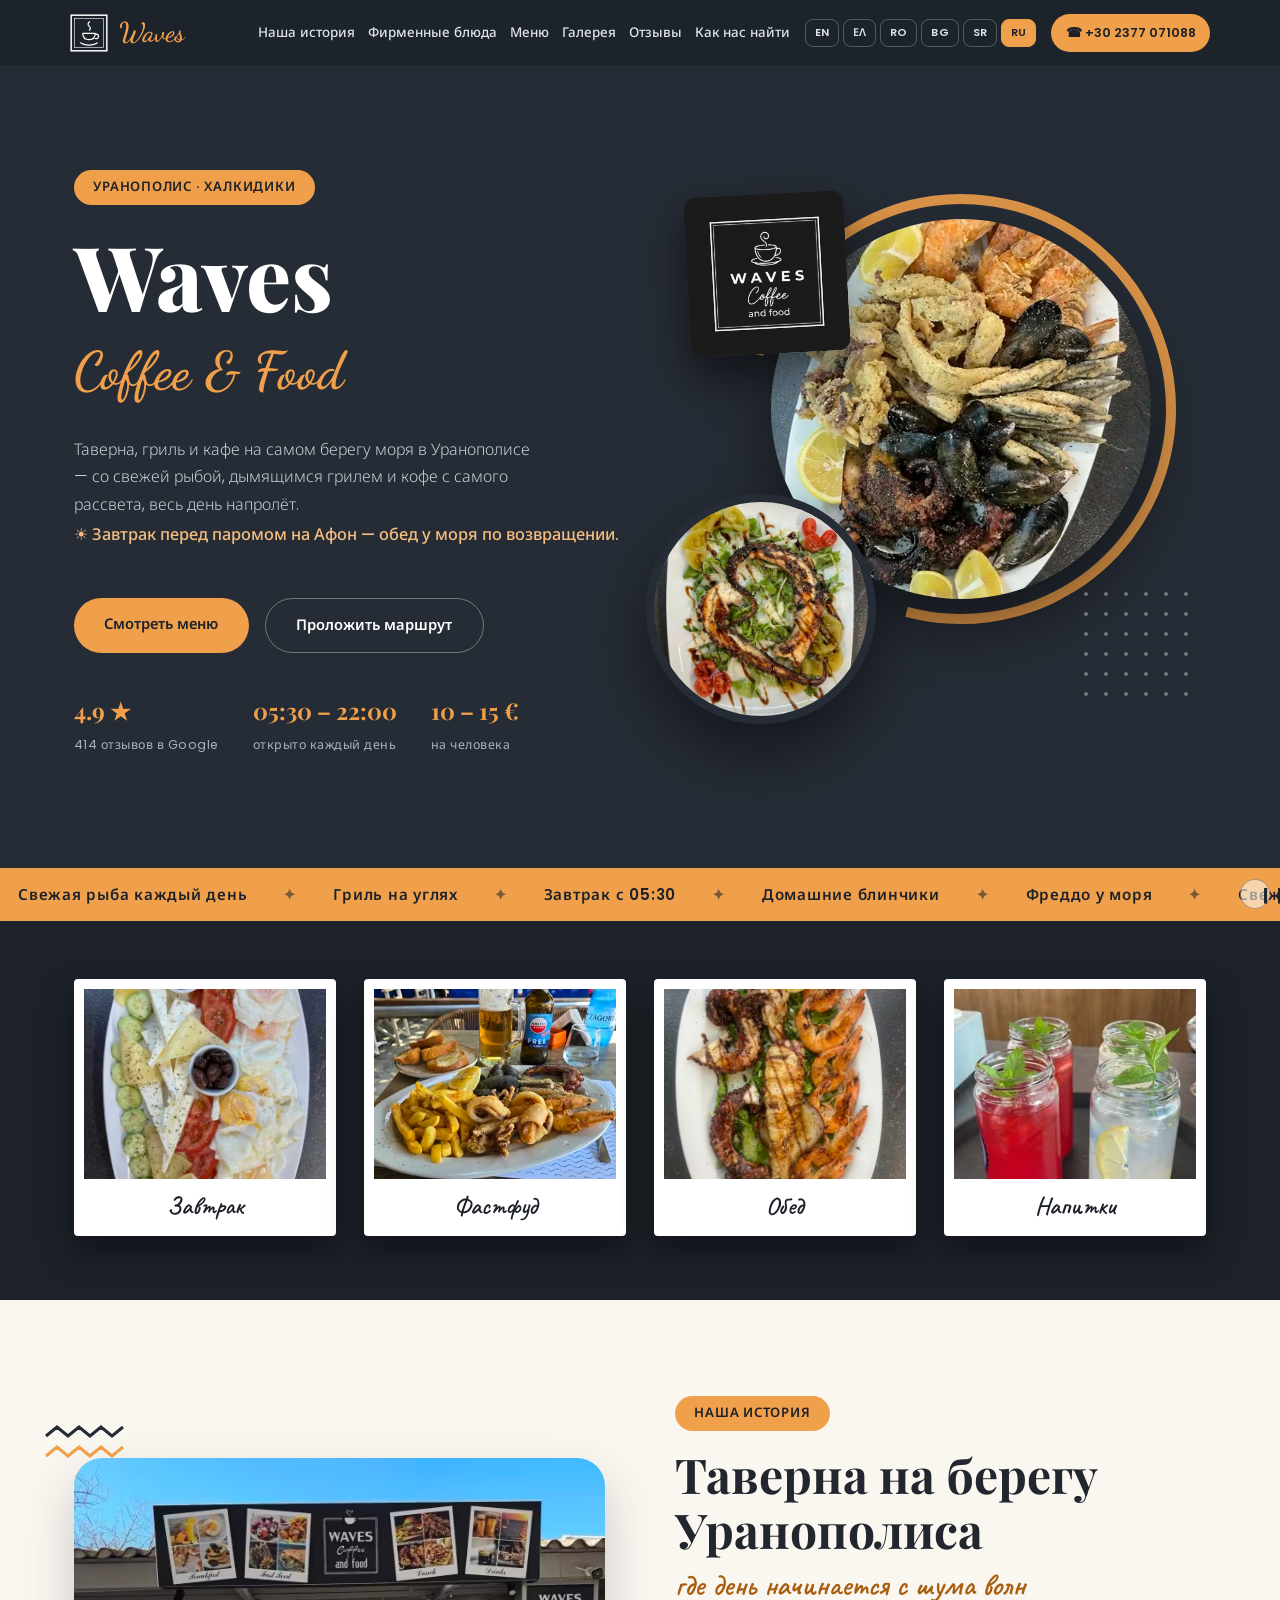
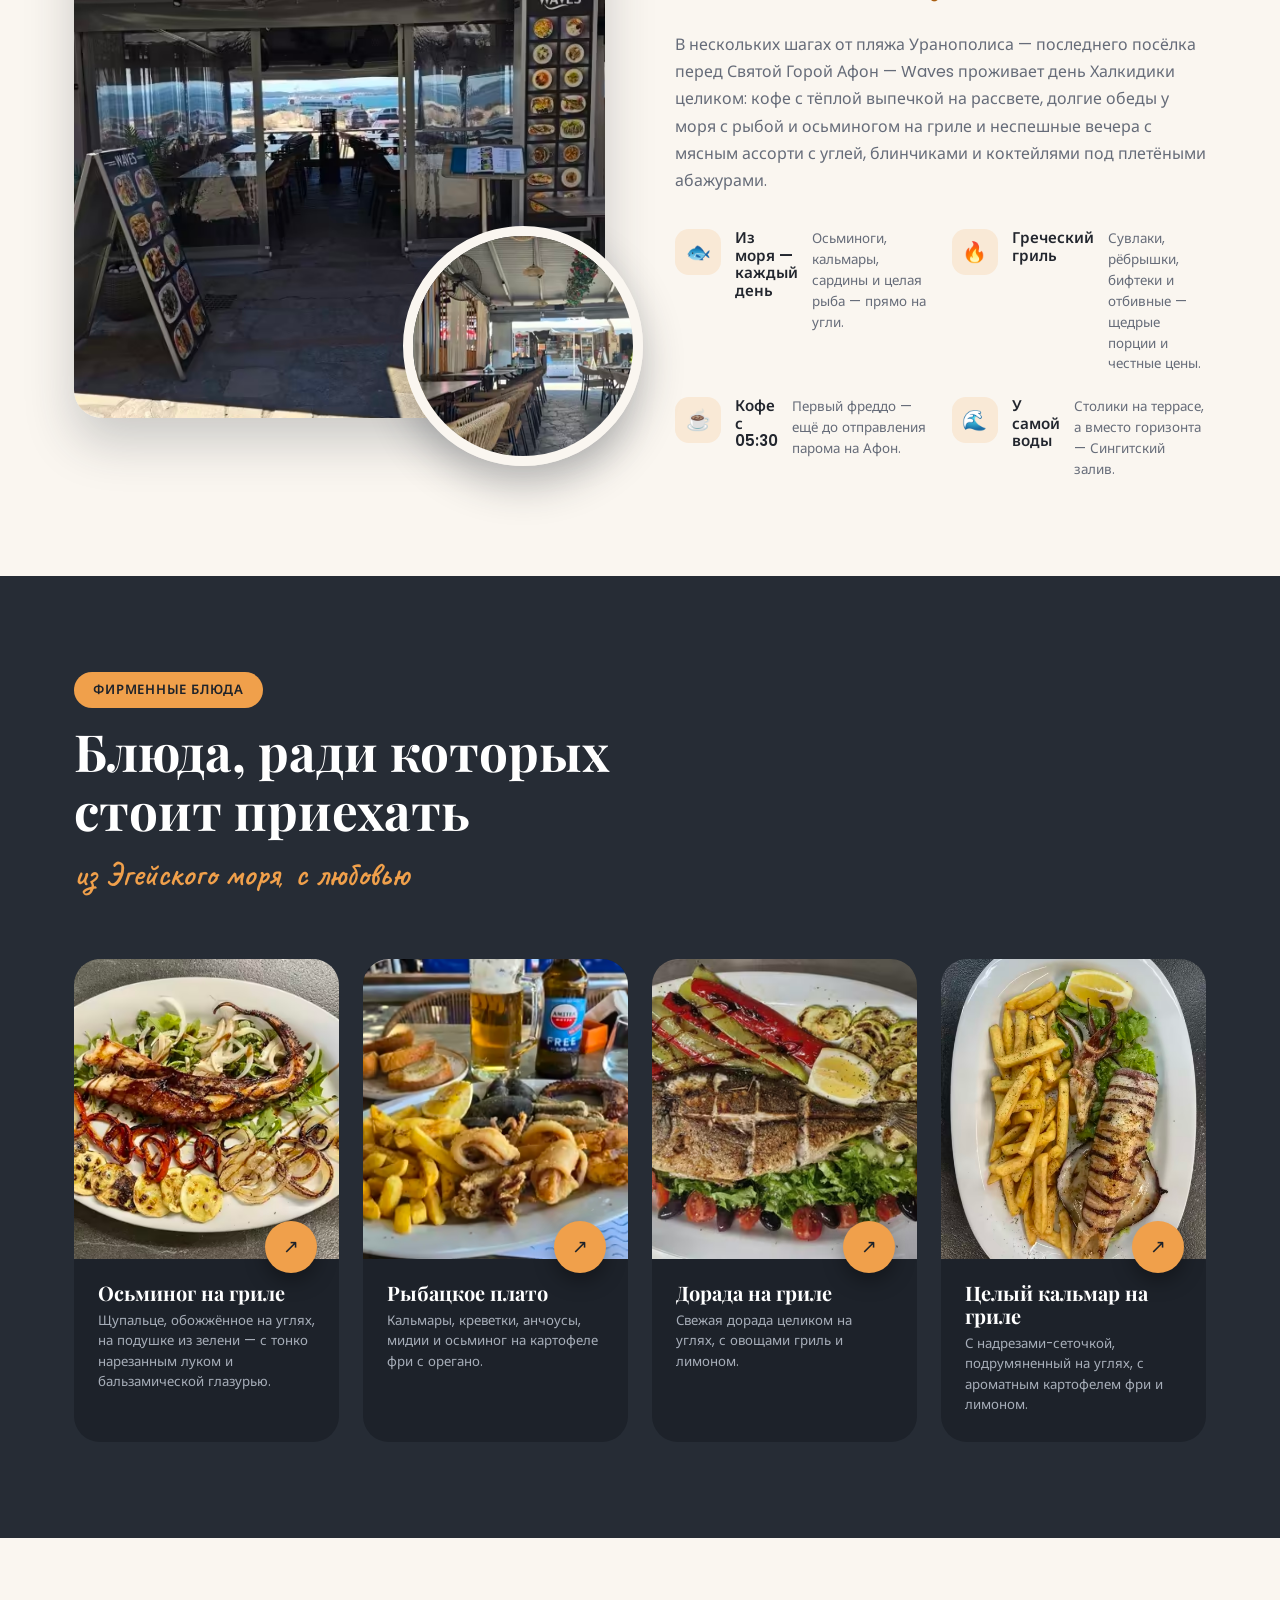
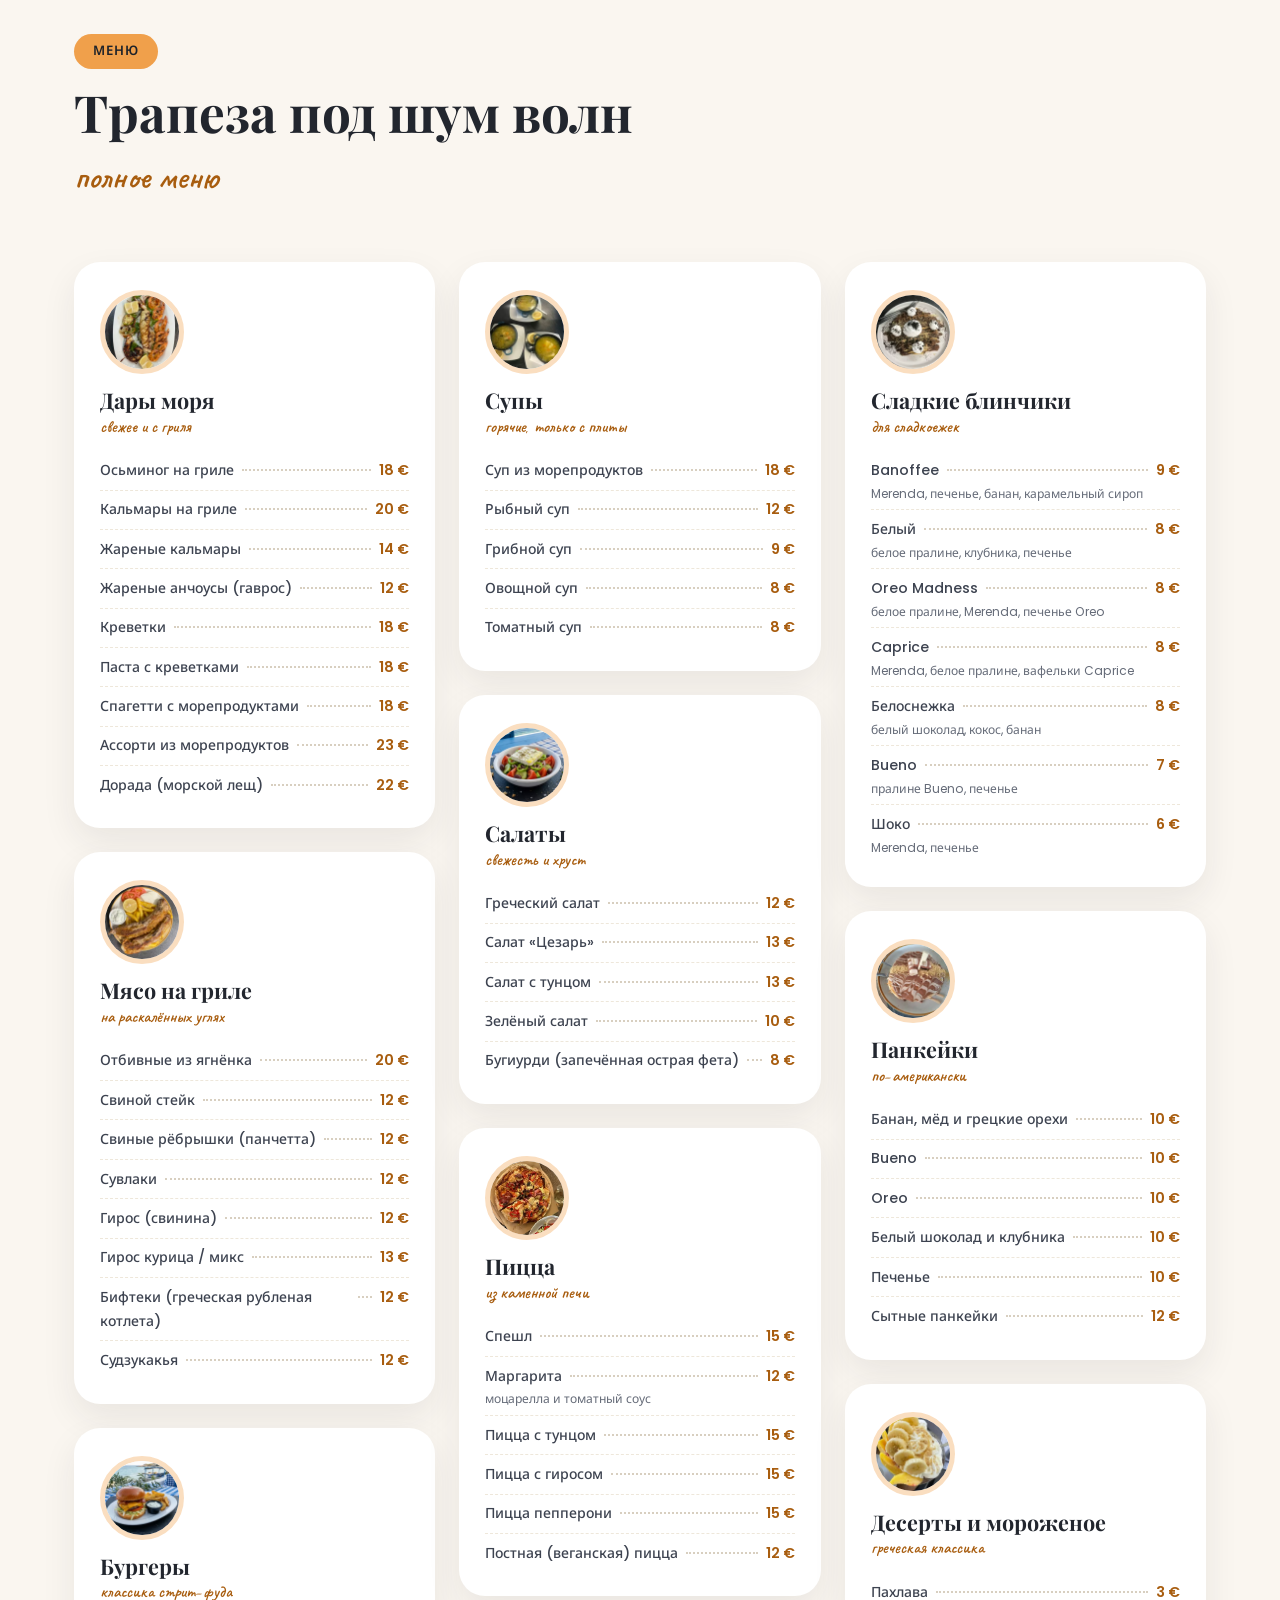
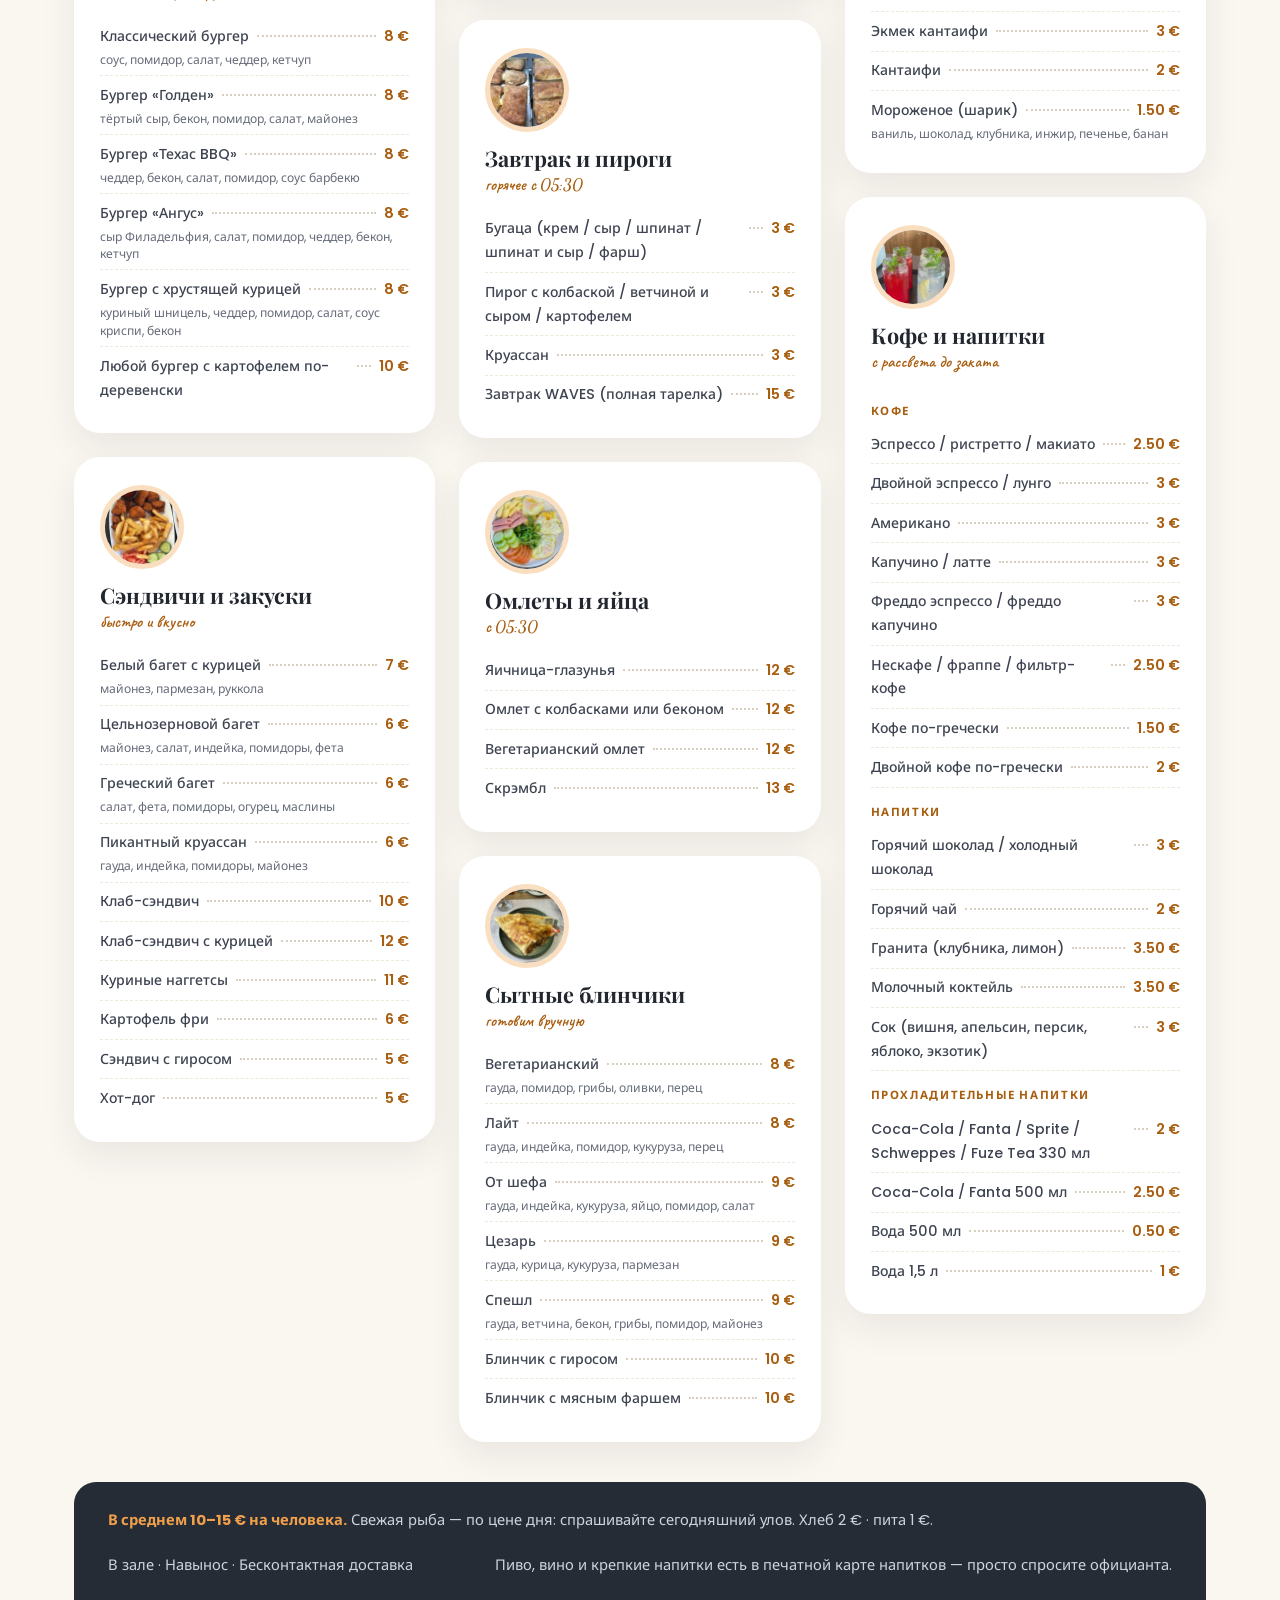
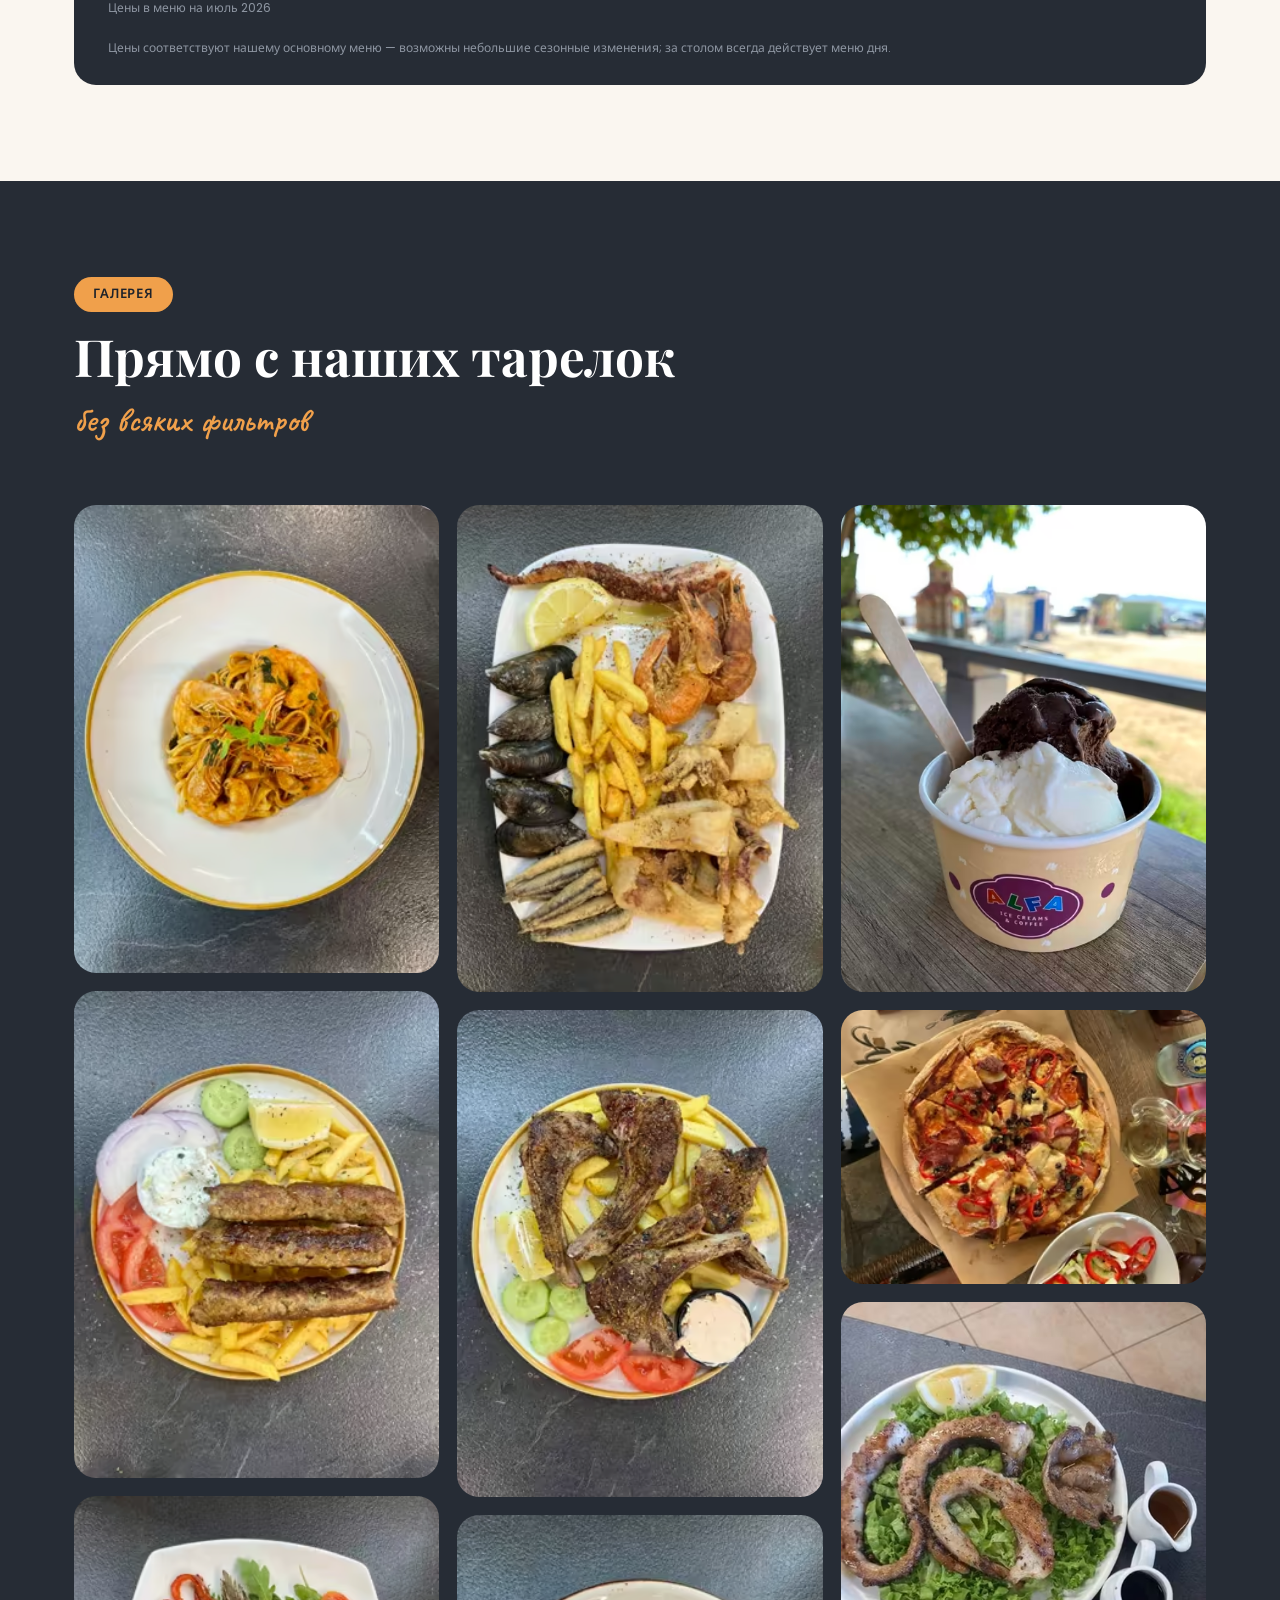
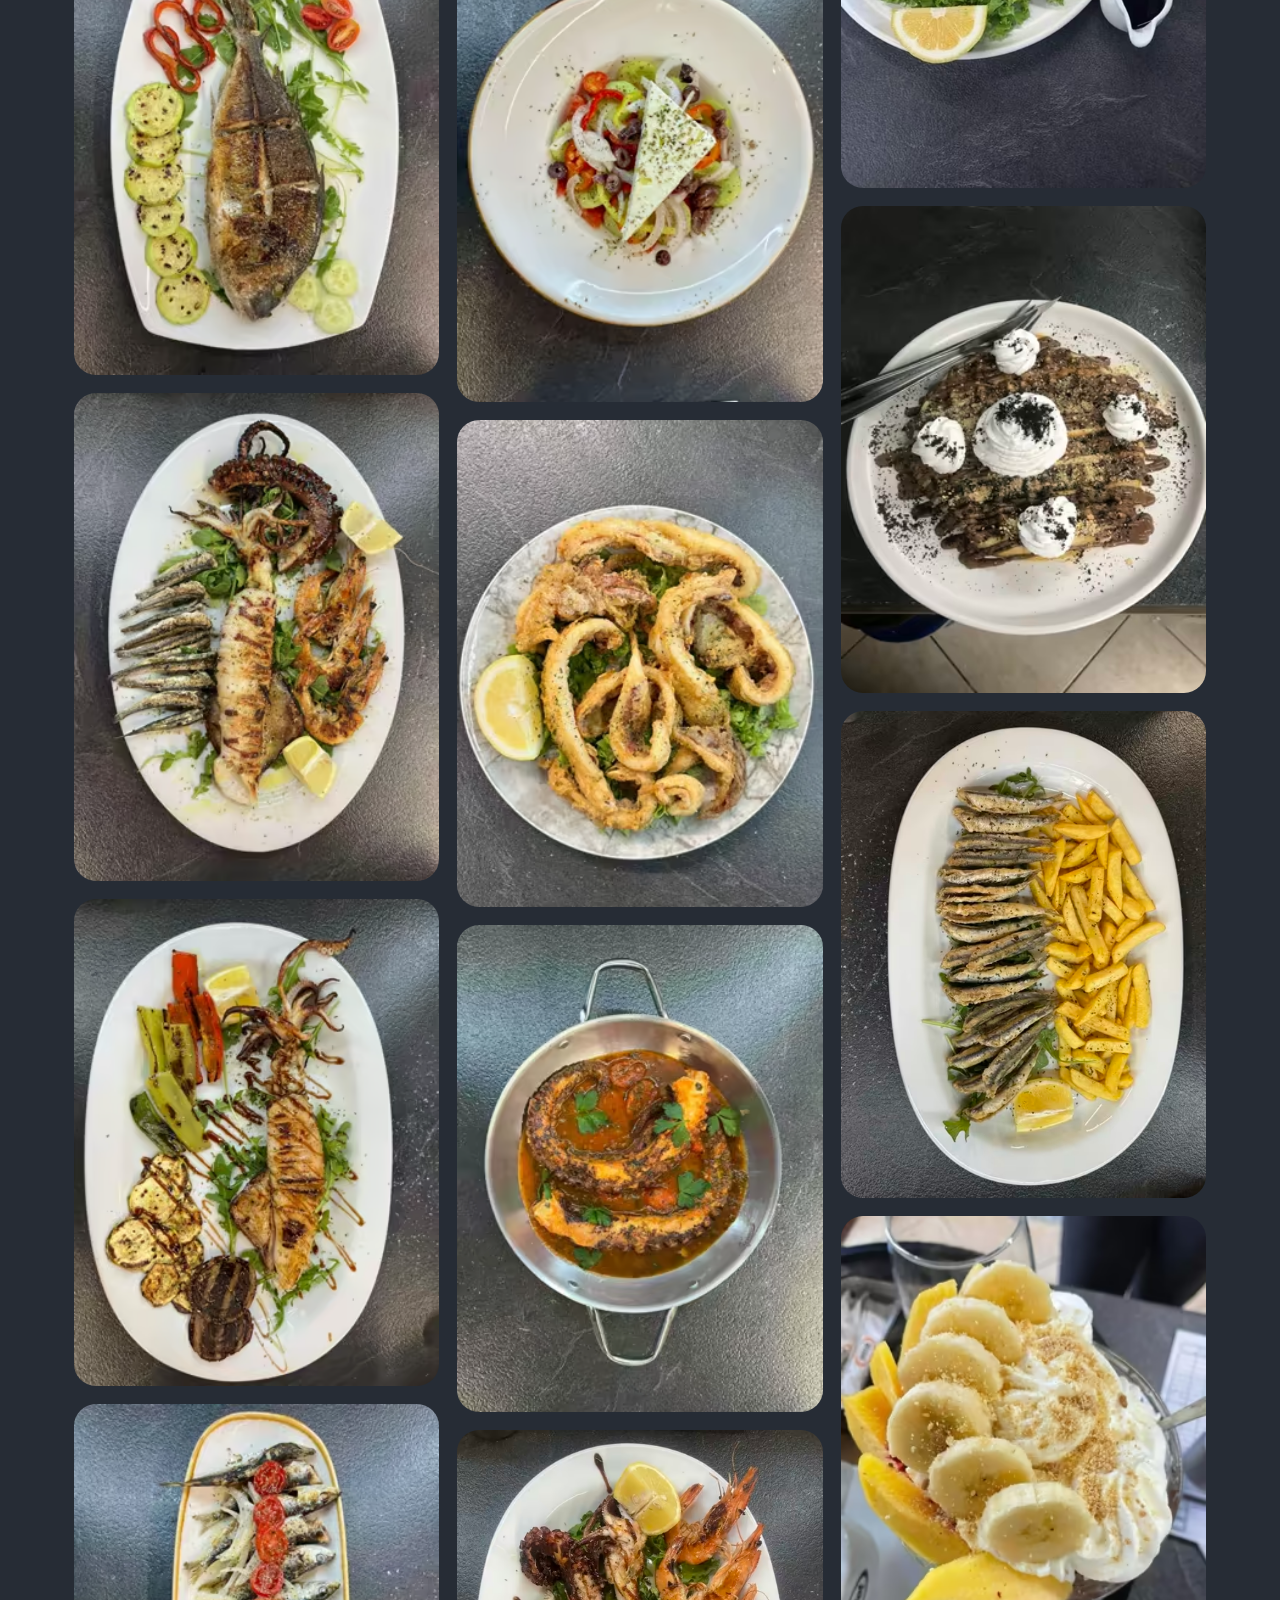
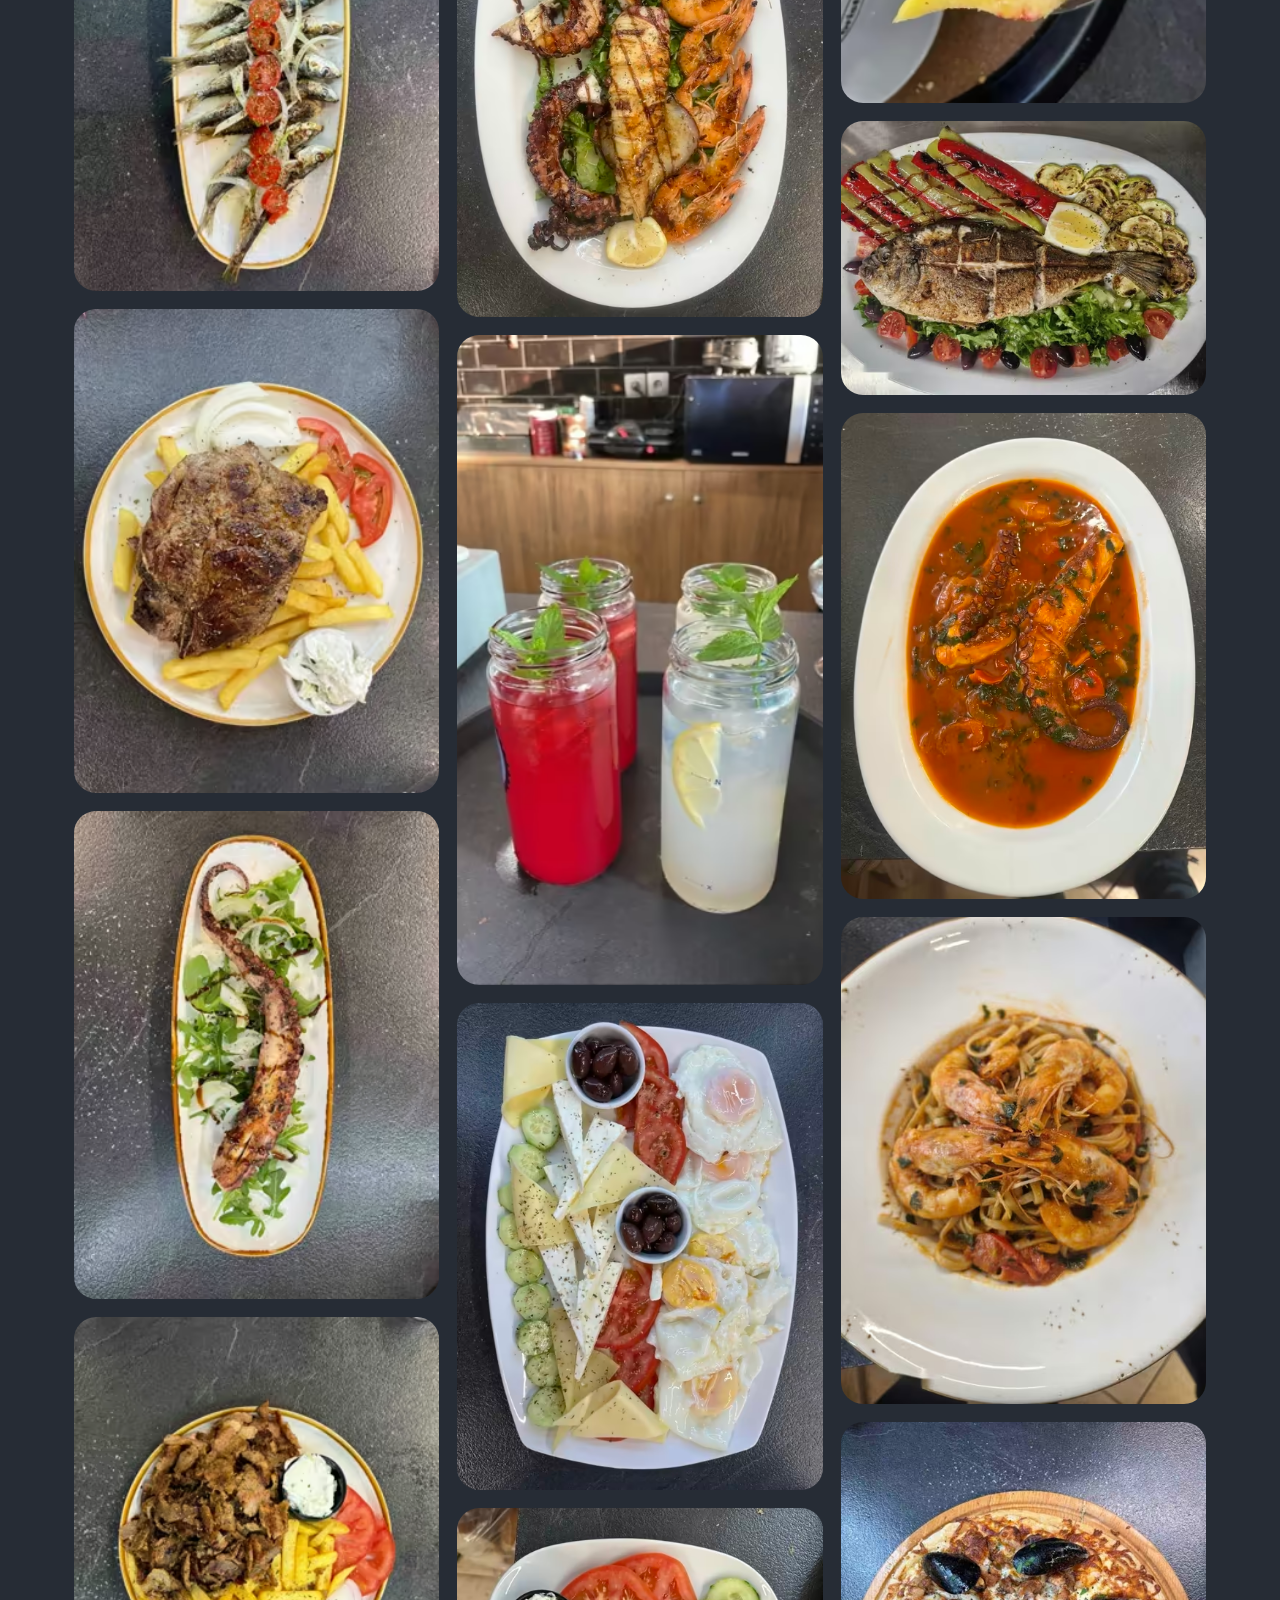
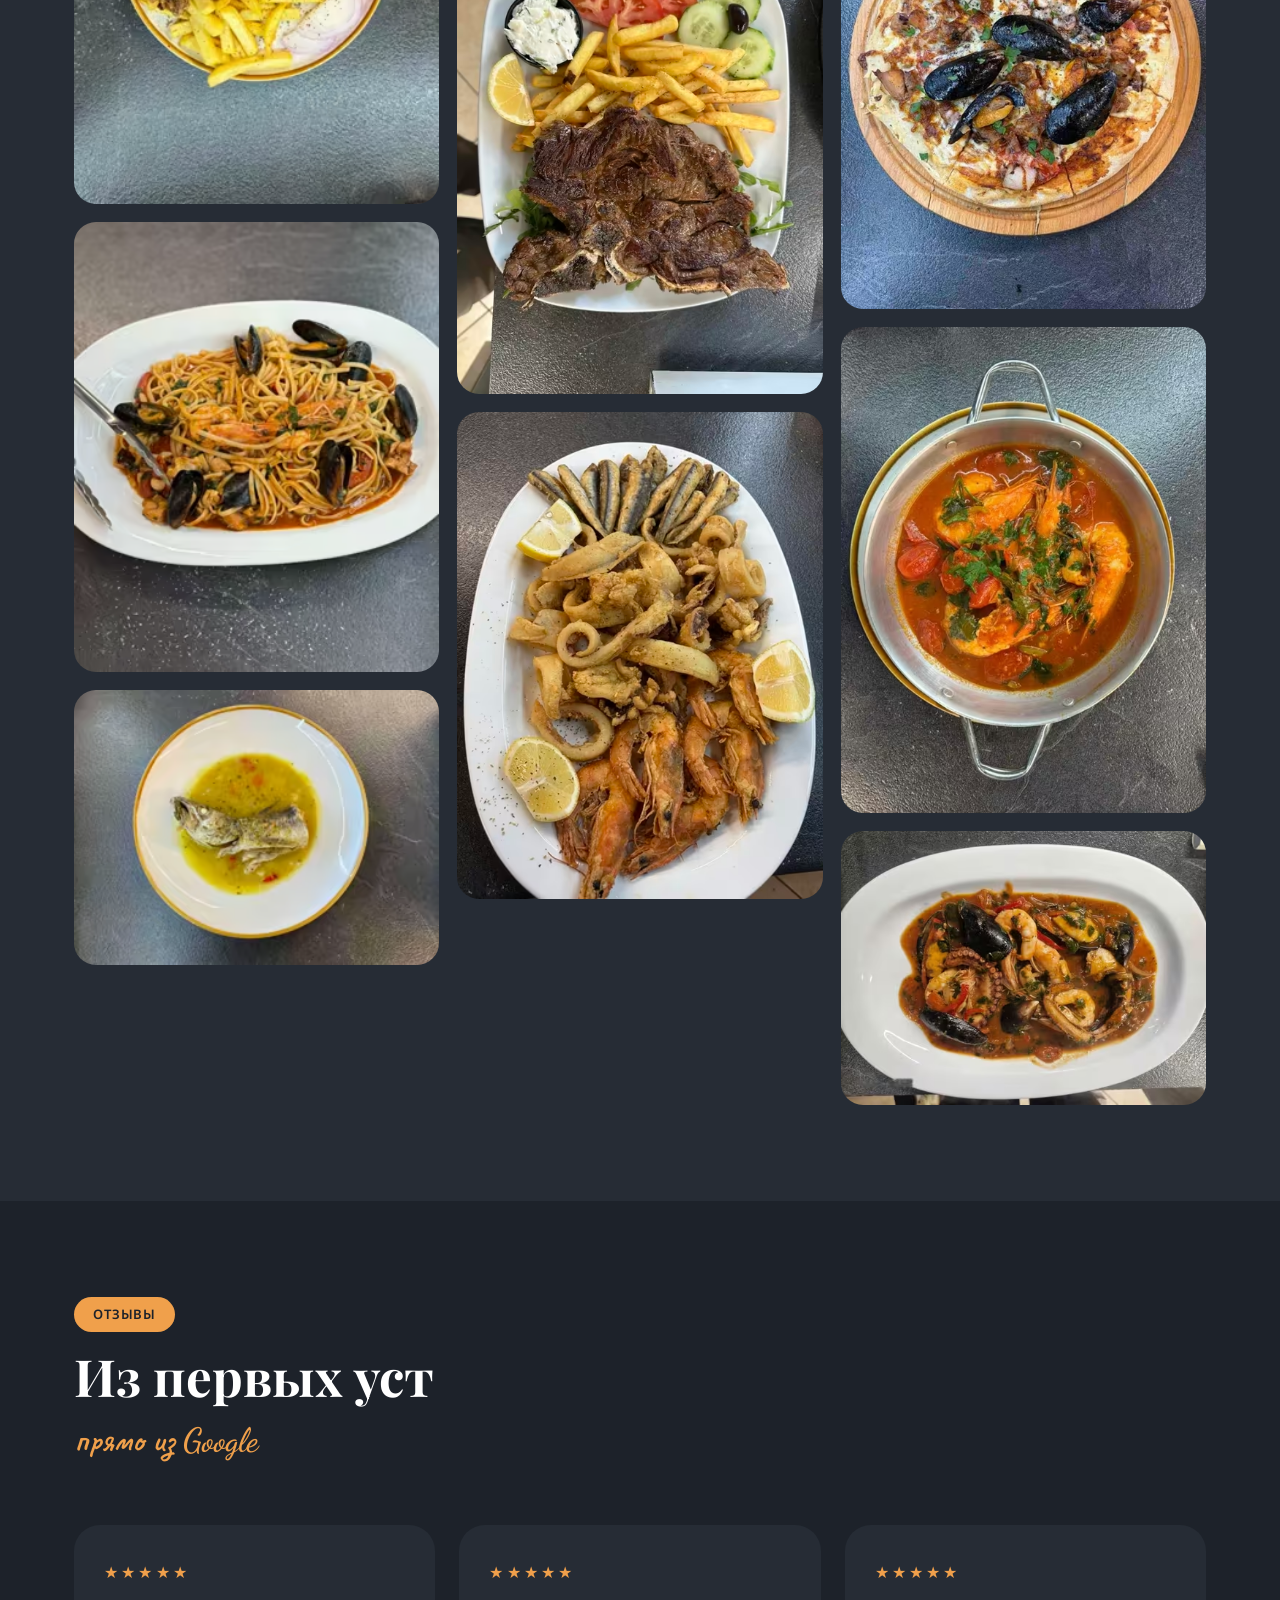
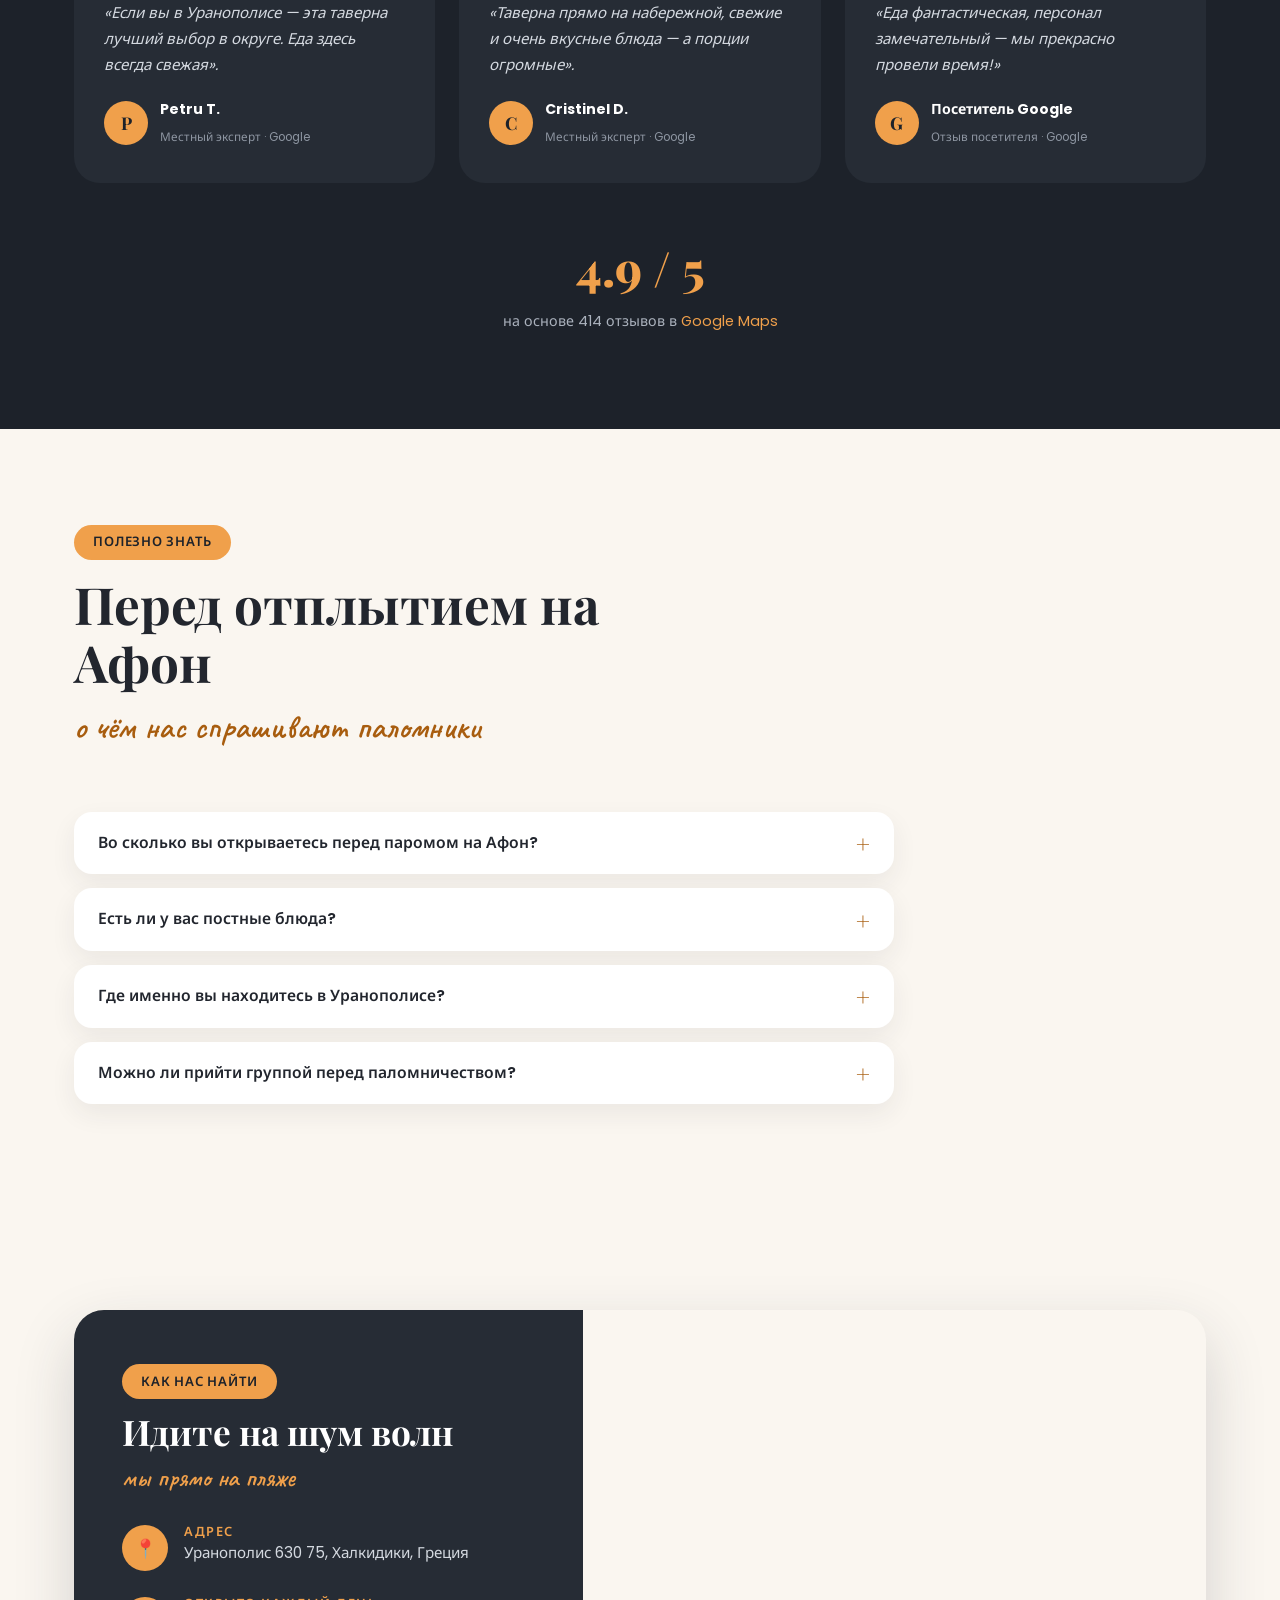
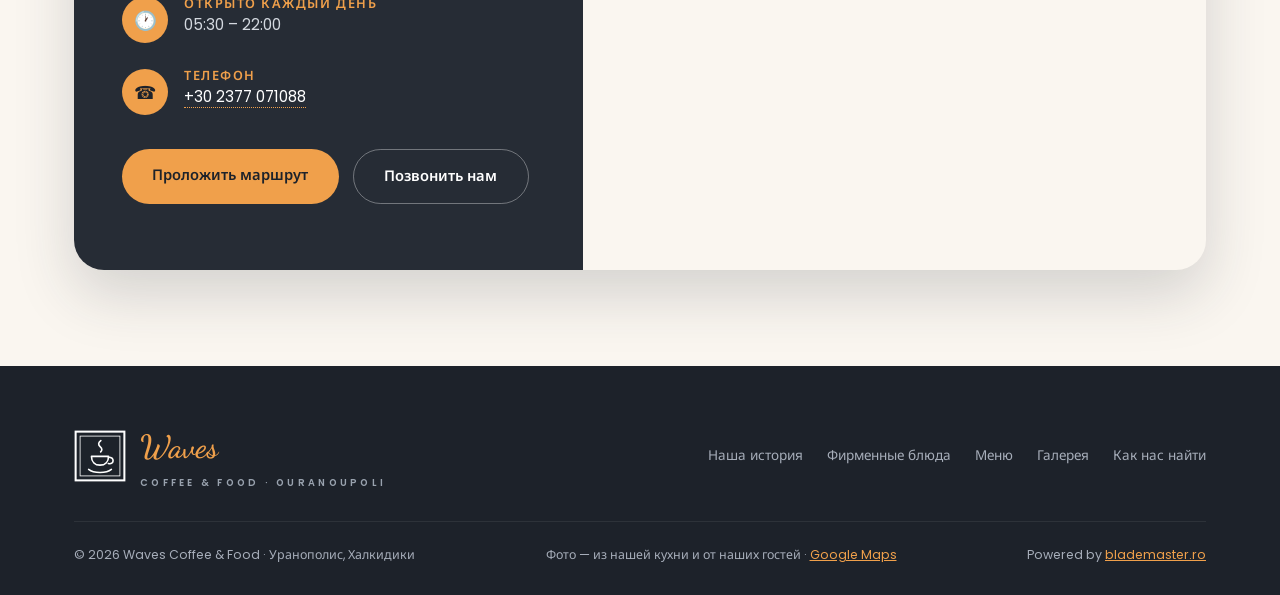
<file: ru/index.html>
<!DOCTYPE html>
<html lang="ru" data-lang="ru">
<head>
<meta charset="UTF-8">
<meta name="viewport" content="width=device-width, initial-scale=1.0">
<title>Waves Coffee &amp; Food — Таверна в Уранополисе, Афон</title>
<meta name="description" id="meta-desc" content="Таверна на пляже в Уранополисе, у парома на Афон. Свежие морепродукты, гриль, завтрак с 05:30. 4,9★ в Google.">
<link rel="canonical" id="canon" href="https://waveshalkidiki.vercel.app/ru/">
<link rel="alternate" hreflang="en" href="https://waveshalkidiki.vercel.app/">
<link rel="alternate" hreflang="el" href="https://waveshalkidiki.vercel.app/el/">
<link rel="alternate" hreflang="ro" href="https://waveshalkidiki.vercel.app/ro/">
<link rel="alternate" hreflang="bg" href="https://waveshalkidiki.vercel.app/bg/">
<link rel="alternate" hreflang="sr-Latn" href="https://waveshalkidiki.vercel.app/sr/">
<link rel="alternate" hreflang="ru" href="https://waveshalkidiki.vercel.app/ru/">
<link rel="alternate" hreflang="x-default" href="https://waveshalkidiki.vercel.app/">
<meta property="og:title" id="og-title" content="Waves Coffee &amp; Food — Таверна в Уранополисе, Афон">
<meta property="og:description" id="og-desc" content="Таверна на пляже в Уранополисе, у парома на Афон. Свежие морепродукты, гриль, завтрак с 05:30. 4,9★ в Google.">
<meta property="og:image" content="https://waveshalkidiki.vercel.app/images/og-1200x630.jpg">
<meta property="og:image:width" content="1200">
<meta property="og:image:height" content="630">
<meta property="og:image:alt" content="Mixed seafood platter at Waves Coffee & Food">
<meta property="og:url" id="og-url" content="https://waveshalkidiki.vercel.app/ru/">
<meta property="og:type" content="restaurant.restaurant">
<meta property="og:site_name" content="Waves Coffee &amp; Food">
<meta property="og:locale" id="og-locale" content="ru_RU">
<meta name="twitter:card" content="summary_large_image">
<meta name="theme-color" content="#262C35">
<link rel="icon" type="image/png" href="/favicon.png">
<link rel="apple-touch-icon" href="/apple-touch-icon.png">
<link rel="icon" type="image/svg+xml" href="data:image/svg+xml,%3Csvg xmlns='http://www.w3.org/2000/svg' viewBox='0 0 64 64'%3E%3Crect width='64' height='64' rx='12' fill='%23262C35'/%3E%3Crect x='6' y='6' width='52' height='52' fill='none' stroke='white' stroke-width='2.5'/%3E%3Cpath d='M33 15c-3 2.4-3 5-.6 7.2 2.2 1.9 2.2 3.9.4 5.8' stroke='white' stroke-width='2' fill='none' stroke-linecap='round'/%3E%3Cpath d='M22 32.5h20c0 6.5-4.2 10.3-10 10.3s-10-3.8-10-10.3z' fill='none' stroke='white' stroke-width='2'/%3E%3Cpath d='M42 33.5c3.4 0 5.3 1.7 5.3 4s-2 4.4-5.5 3.4' fill='none' stroke='white' stroke-width='2' stroke-linecap='round'/%3E%3Cpath d='M19 47.5c3 2.4 8.3 3.6 13 3.6s10-1.2 13-3.6' fill='none' stroke='white' stroke-width='2' stroke-linecap='round'/%3E%3C/svg%3E">
<script type="application/ld+json" id="ld-restaurant">
{
 "@context": "https://schema.org",
 "@graph": [
  {
   "@type": "WebSite",
   "@id": "https://waveshalkidiki.vercel.app/#website",
   "url": "https://waveshalkidiki.vercel.app/",
   "name": "Waves Coffee & Food",
   "publisher": {
    "@id": "https://waveshalkidiki.vercel.app/#restaurant"
   },
   "inLanguage": "ru"
  },
  {
   "@type": "WebPage",
   "@id": "https://waveshalkidiki.vercel.app/ru/#webpage",
   "url": "https://waveshalkidiki.vercel.app/ru/",
   "name": "Waves Coffee & Food — Таверна в Уранополисе, Афон",
   "description": "Таверна на пляже в Уранополисе, у парома на Афон. Свежие морепродукты, гриль, завтрак с 05:30. 4,9★ в Google.",
   "isPartOf": {
    "@id": "https://waveshalkidiki.vercel.app/#website"
   },
   "about": {
    "@id": "https://waveshalkidiki.vercel.app/#restaurant"
   },
   "inLanguage": "ru",
   "primaryImageOfPage": "https://waveshalkidiki.vercel.app/images/og-1200x630.jpg"
  },
  {
   "@type": "Restaurant",
   "@id": "https://waveshalkidiki.vercel.app/#restaurant",
   "name": "Waves Coffee & Food",
   "description": "Таверна на пляже в Уранополисе, у парома на Афон. Свежие морепродукты, гриль, завтрак с 05:30. 4,9★ в Google.",
   "url": "https://waveshalkidiki.vercel.app/",
   "image": [
    "https://waveshalkidiki.vercel.app/images/fried-platter-800.jpg",
    "https://waveshalkidiki.vercel.app/images/octopus-grill-800.jpg",
    "https://waveshalkidiki.vercel.app/images/greek-salad-800.jpg"
   ],
   "servesCuisine": [
    "Greek",
    "Seafood",
    "Grill",
    "Café"
   ],
   "priceRange": "€10–15",
   "currenciesAccepted": "EUR",
   "telephone": "+302377071088",
   "address": {
    "@type": "PostalAddress",
    "addressLocality": "Ouranoupoli",
    "postalCode": "630 75",
    "addressRegion": "Halkidiki",
    "addressCountry": "GR"
   },
   "geo": {
    "@type": "GeoCoordinates",
    "latitude": 40.3255019,
    "longitude": 23.9797725
   },
   "hasMap": "https://maps.app.goo.gl/TWM8Gz17om45NjVWA",
   "openingHoursSpecification": [
    {
     "@type": "OpeningHoursSpecification",
     "dayOfWeek": [
      "Monday",
      "Tuesday",
      "Wednesday",
      "Thursday",
      "Friday",
      "Saturday",
      "Sunday"
     ],
     "opens": "05:30",
     "closes": "22:00"
    }
   ],
   "hasMenu": {
    "@type": "Menu",
    "@id": "https://waveshalkidiki.vercel.app/#menu",
    "name": "Waves Coffee & Food menu",
    "inLanguage": "ru",
    "hasMenuSection": [
     {
      "@type": "MenuSection",
      "name": "Дары моря",
      "hasMenuItem": [
       {
        "@type": "MenuItem",
        "name": "Осьминог на гриле",
        "offers": {
         "@type": "Offer",
         "price": "18",
         "priceCurrency": "EUR"
        }
       },
       {
        "@type": "MenuItem",
        "name": "Кальмары на гриле",
        "offers": {
         "@type": "Offer",
         "price": "20",
         "priceCurrency": "EUR"
        }
       },
       {
        "@type": "MenuItem",
        "name": "Жареные кальмары",
        "offers": {
         "@type": "Offer",
         "price": "14",
         "priceCurrency": "EUR"
        }
       },
       {
        "@type": "MenuItem",
        "name": "Жареные анчоусы (гаврос)",
        "offers": {
         "@type": "Offer",
         "price": "12",
         "priceCurrency": "EUR"
        }
       },
       {
        "@type": "MenuItem",
        "name": "Креветки",
        "offers": {
         "@type": "Offer",
         "price": "18",
         "priceCurrency": "EUR"
        }
       },
       {
        "@type": "MenuItem",
        "name": "Паста с креветками",
        "offers": {
         "@type": "Offer",
         "price": "18",
         "priceCurrency": "EUR"
        }
       },
       {
        "@type": "MenuItem",
        "name": "Спагетти с морепродуктами",
        "offers": {
         "@type": "Offer",
         "price": "18",
         "priceCurrency": "EUR"
        }
       },
       {
        "@type": "MenuItem",
        "name": "Ассорти из морепродуктов",
        "offers": {
         "@type": "Offer",
         "price": "23",
         "priceCurrency": "EUR"
        }
       },
       {
        "@type": "MenuItem",
        "name": "Дорада (морской лещ)",
        "offers": {
         "@type": "Offer",
         "price": "22",
         "priceCurrency": "EUR"
        }
       }
      ]
     },
     {
      "@type": "MenuSection",
      "name": "Мясо на гриле",
      "hasMenuItem": [
       {
        "@type": "MenuItem",
        "name": "Отбивные из ягнёнка",
        "offers": {
         "@type": "Offer",
         "price": "20",
         "priceCurrency": "EUR"
        }
       },
       {
        "@type": "MenuItem",
        "name": "Свиной стейк",
        "offers": {
         "@type": "Offer",
         "price": "12",
         "priceCurrency": "EUR"
        }
       },
       {
        "@type": "MenuItem",
        "name": "Свиные рёбрышки (панчетта)",
        "offers": {
         "@type": "Offer",
         "price": "12",
         "priceCurrency": "EUR"
        }
       },
       {
        "@type": "MenuItem",
        "name": "Сувлаки",
        "offers": {
         "@type": "Offer",
         "price": "12",
         "priceCurrency": "EUR"
        }
       },
       {
        "@type": "MenuItem",
        "name": "Гирос (свинина)",
        "offers": {
         "@type": "Offer",
         "price": "12",
         "priceCurrency": "EUR"
        }
       },
       {
        "@type": "MenuItem",
        "name": "Гирос курица / микс",
        "offers": {
         "@type": "Offer",
         "price": "13",
         "priceCurrency": "EUR"
        }
       },
       {
        "@type": "MenuItem",
        "name": "Бифтеки (греческая рубленая котлета)",
        "offers": {
         "@type": "Offer",
         "price": "12",
         "priceCurrency": "EUR"
        }
       },
       {
        "@type": "MenuItem",
        "name": "Судзукакья",
        "offers": {
         "@type": "Offer",
         "price": "12",
         "priceCurrency": "EUR"
        }
       }
      ]
     },
     {
      "@type": "MenuSection",
      "name": "Бургеры",
      "hasMenuItem": [
       {
        "@type": "MenuItem",
        "name": "Классический бургер",
        "description": "соус, помидор, салат, чеддер, кетчуп",
        "offers": {
         "@type": "Offer",
         "price": "8",
         "priceCurrency": "EUR"
        }
       },
       {
        "@type": "MenuItem",
        "name": "Бургер «Голден»",
        "description": "тёртый сыр, бекон, помидор, салат, майонез",
        "offers": {
         "@type": "Offer",
         "price": "8",
         "priceCurrency": "EUR"
        }
       },
       {
        "@type": "MenuItem",
        "name": "Бургер «Техас BBQ»",
        "description": "чеддер, бекон, салат, помидор, соус барбекю",
        "offers": {
         "@type": "Offer",
         "price": "8",
         "priceCurrency": "EUR"
        }
       },
       {
        "@type": "MenuItem",
        "name": "Бургер «Ангус»",
        "description": "сыр Филадельфия, салат, помидор, чеддер, бекон, кетчуп",
        "offers": {
         "@type": "Offer",
         "price": "8",
         "priceCurrency": "EUR"
        }
       },
       {
        "@type": "MenuItem",
        "name": "Бургер с хрустящей курицей",
        "description": "куриный шницель, чеддер, помидор, салат, соус криспи, бекон",
        "offers": {
         "@type": "Offer",
         "price": "8",
         "priceCurrency": "EUR"
        }
       },
       {
        "@type": "MenuItem",
        "name": "Любой бургер с картофелем по-деревенски",
        "offers": {
         "@type": "Offer",
         "price": "10",
         "priceCurrency": "EUR"
        }
       }
      ]
     },
     {
      "@type": "MenuSection",
      "name": "Сэндвичи и закуски",
      "hasMenuItem": [
       {
        "@type": "MenuItem",
        "name": "Белый багет с курицей",
        "description": "майонез, пармезан, руккола",
        "offers": {
         "@type": "Offer",
         "price": "7",
         "priceCurrency": "EUR"
        }
       },
       {
        "@type": "MenuItem",
        "name": "Цельнозерновой багет",
        "description": "майонез, салат, индейка, помидоры, фета",
        "offers": {
         "@type": "Offer",
         "price": "6",
         "priceCurrency": "EUR"
        }
       },
       {
        "@type": "MenuItem",
        "name": "Греческий багет",
        "description": "салат, фета, помидоры, огурец, маслины",
        "offers": {
         "@type": "Offer",
         "price": "6",
         "priceCurrency": "EUR"
        }
       },
       {
        "@type": "MenuItem",
        "name": "Пикантный круассан",
        "description": "гауда, индейка, помидоры, майонез",
        "offers": {
         "@type": "Offer",
         "price": "6",
         "priceCurrency": "EUR"
        }
       },
       {
        "@type": "MenuItem",
        "name": "Клаб-сэндвич",
        "offers": {
         "@type": "Offer",
         "price": "10",
         "priceCurrency": "EUR"
        }
       },
       {
        "@type": "MenuItem",
        "name": "Клаб-сэндвич с курицей",
        "offers": {
         "@type": "Offer",
         "price": "12",
         "priceCurrency": "EUR"
        }
       },
       {
        "@type": "MenuItem",
        "name": "Куриные наггетсы",
        "offers": {
         "@type": "Offer",
         "price": "11",
         "priceCurrency": "EUR"
        }
       },
       {
        "@type": "MenuItem",
        "name": "Картофель фри",
        "offers": {
         "@type": "Offer",
         "price": "6",
         "priceCurrency": "EUR"
        }
       },
       {
        "@type": "MenuItem",
        "name": "Сэндвич с гиросом",
        "offers": {
         "@type": "Offer",
         "price": "5",
         "priceCurrency": "EUR"
        }
       },
       {
        "@type": "MenuItem",
        "name": "Хот-дог",
        "offers": {
         "@type": "Offer",
         "price": "5",
         "priceCurrency": "EUR"
        }
       }
      ]
     },
     {
      "@type": "MenuSection",
      "name": "Супы",
      "hasMenuItem": [
       {
        "@type": "MenuItem",
        "name": "Суп из морепродуктов",
        "offers": {
         "@type": "Offer",
         "price": "18",
         "priceCurrency": "EUR"
        }
       },
       {
        "@type": "MenuItem",
        "name": "Рыбный суп",
        "offers": {
         "@type": "Offer",
         "price": "12",
         "priceCurrency": "EUR"
        }
       },
       {
        "@type": "MenuItem",
        "name": "Грибной суп",
        "offers": {
         "@type": "Offer",
         "price": "9",
         "priceCurrency": "EUR"
        }
       },
       {
        "@type": "MenuItem",
        "name": "Овощной суп",
        "offers": {
         "@type": "Offer",
         "price": "8",
         "priceCurrency": "EUR"
        }
       },
       {
        "@type": "MenuItem",
        "name": "Томатный суп",
        "offers": {
         "@type": "Offer",
         "price": "8",
         "priceCurrency": "EUR"
        }
       }
      ]
     },
     {
      "@type": "MenuSection",
      "name": "Салаты",
      "hasMenuItem": [
       {
        "@type": "MenuItem",
        "name": "Греческий салат",
        "offers": {
         "@type": "Offer",
         "price": "12",
         "priceCurrency": "EUR"
        }
       },
       {
        "@type": "MenuItem",
        "name": "Салат «Цезарь»",
        "offers": {
         "@type": "Offer",
         "price": "13",
         "priceCurrency": "EUR"
        }
       },
       {
        "@type": "MenuItem",
        "name": "Салат с тунцом",
        "offers": {
         "@type": "Offer",
         "price": "13",
         "priceCurrency": "EUR"
        }
       },
       {
        "@type": "MenuItem",
        "name": "Зелёный салат",
        "offers": {
         "@type": "Offer",
         "price": "10",
         "priceCurrency": "EUR"
        }
       },
       {
        "@type": "MenuItem",
        "name": "Бугиурди (запечённая острая фета)",
        "offers": {
         "@type": "Offer",
         "price": "8",
         "priceCurrency": "EUR"
        }
       }
      ]
     },
     {
      "@type": "MenuSection",
      "name": "Пицца",
      "hasMenuItem": [
       {
        "@type": "MenuItem",
        "name": "Спешл",
        "offers": {
         "@type": "Offer",
         "price": "15",
         "priceCurrency": "EUR"
        }
       },
       {
        "@type": "MenuItem",
        "name": "Маргарита",
        "description": "моцарелла и томатный соус",
        "offers": {
         "@type": "Offer",
         "price": "12",
         "priceCurrency": "EUR"
        }
       },
       {
        "@type": "MenuItem",
        "name": "Пицца с тунцом",
        "offers": {
         "@type": "Offer",
         "price": "15",
         "priceCurrency": "EUR"
        }
       },
       {
        "@type": "MenuItem",
        "name": "Пицца с гиросом",
        "offers": {
         "@type": "Offer",
         "price": "15",
         "priceCurrency": "EUR"
        }
       },
       {
        "@type": "MenuItem",
        "name": "Пицца пепперони",
        "offers": {
         "@type": "Offer",
         "price": "15",
         "priceCurrency": "EUR"
        }
       },
       {
        "@type": "MenuItem",
        "name": "Постная (веганская) пицца",
        "offers": {
         "@type": "Offer",
         "price": "12",
         "priceCurrency": "EUR"
        }
       }
      ]
     },
     {
      "@type": "MenuSection",
      "name": "Завтрак и пироги",
      "hasMenuItem": [
       {
        "@type": "MenuItem",
        "name": "Бугаца (крем / сыр / шпинат / шпинат и сыр / фарш)",
        "offers": {
         "@type": "Offer",
         "price": "3",
         "priceCurrency": "EUR"
        }
       },
       {
        "@type": "MenuItem",
        "name": "Пирог с колбаской / ветчиной и сыром / картофелем",
        "offers": {
         "@type": "Offer",
         "price": "3",
         "priceCurrency": "EUR"
        }
       },
       {
        "@type": "MenuItem",
        "name": "Круассан",
        "offers": {
         "@type": "Offer",
         "price": "3",
         "priceCurrency": "EUR"
        }
       },
       {
        "@type": "MenuItem",
        "name": "Завтрак WAVES (полная тарелка)",
        "offers": {
         "@type": "Offer",
         "price": "15",
         "priceCurrency": "EUR"
        }
       }
      ]
     },
     {
      "@type": "MenuSection",
      "name": "Омлеты и яйца",
      "hasMenuItem": [
       {
        "@type": "MenuItem",
        "name": "Яичница-глазунья",
        "offers": {
         "@type": "Offer",
         "price": "12",
         "priceCurrency": "EUR"
        }
       },
       {
        "@type": "MenuItem",
        "name": "Омлет с колбасками или беконом",
        "offers": {
         "@type": "Offer",
         "price": "12",
         "priceCurrency": "EUR"
        }
       },
       {
        "@type": "MenuItem",
        "name": "Вегетарианский омлет",
        "offers": {
         "@type": "Offer",
         "price": "12",
         "priceCurrency": "EUR"
        }
       },
       {
        "@type": "MenuItem",
        "name": "Скрэмбл",
        "offers": {
         "@type": "Offer",
         "price": "13",
         "priceCurrency": "EUR"
        }
       }
      ]
     },
     {
      "@type": "MenuSection",
      "name": "Сытные блинчики",
      "hasMenuItem": [
       {
        "@type": "MenuItem",
        "name": "Вегетарианский",
        "description": "гауда, помидор, грибы, оливки, перец",
        "offers": {
         "@type": "Offer",
         "price": "8",
         "priceCurrency": "EUR"
        }
       },
       {
        "@type": "MenuItem",
        "name": "Лайт",
        "description": "гауда, индейка, помидор, кукуруза, перец",
        "offers": {
         "@type": "Offer",
         "price": "8",
         "priceCurrency": "EUR"
        }
       },
       {
        "@type": "MenuItem",
        "name": "От шефа",
        "description": "гауда, индейка, кукуруза, яйцо, помидор, салат",
        "offers": {
         "@type": "Offer",
         "price": "9",
         "priceCurrency": "EUR"
        }
       },
       {
        "@type": "MenuItem",
        "name": "Цезарь",
        "description": "гауда, курица, кукуруза, пармезан",
        "offers": {
         "@type": "Offer",
         "price": "9",
         "priceCurrency": "EUR"
        }
       },
       {
        "@type": "MenuItem",
        "name": "Спешл",
        "description": "гауда, ветчина, бекон, грибы, помидор, майонез",
        "offers": {
         "@type": "Offer",
         "price": "9",
         "priceCurrency": "EUR"
        }
       },
       {
        "@type": "MenuItem",
        "name": "Блинчик с гиросом",
        "offers": {
         "@type": "Offer",
         "price": "10",
         "priceCurrency": "EUR"
        }
       },
       {
        "@type": "MenuItem",
        "name": "Блинчик с мясным фаршем",
        "offers": {
         "@type": "Offer",
         "price": "10",
         "priceCurrency": "EUR"
        }
       }
      ]
     },
     {
      "@type": "MenuSection",
      "name": "Сладкие блинчики",
      "hasMenuItem": [
       {
        "@type": "MenuItem",
        "name": "Banoffee",
        "description": "Merenda, печенье, банан, карамельный сироп",
        "offers": {
         "@type": "Offer",
         "price": "9",
         "priceCurrency": "EUR"
        }
       },
       {
        "@type": "MenuItem",
        "name": "Белый",
        "description": "белое пралине, клубника, печенье",
        "offers": {
         "@type": "Offer",
         "price": "8",
         "priceCurrency": "EUR"
        }
       },
       {
        "@type": "MenuItem",
        "name": "Oreo Madness",
        "description": "белое пралине, Merenda, печенье Oreo",
        "offers": {
         "@type": "Offer",
         "price": "8",
         "priceCurrency": "EUR"
        }
       },
       {
        "@type": "MenuItem",
        "name": "Caprice",
        "description": "Merenda, белое пралине, вафельки Caprice",
        "offers": {
         "@type": "Offer",
         "price": "8",
         "priceCurrency": "EUR"
        }
       },
       {
        "@type": "MenuItem",
        "name": "Белоснежка",
        "description": "белый шоколад, кокос, банан",
        "offers": {
         "@type": "Offer",
         "price": "8",
         "priceCurrency": "EUR"
        }
       },
       {
        "@type": "MenuItem",
        "name": "Bueno",
        "description": "пралине Bueno, печенье",
        "offers": {
         "@type": "Offer",
         "price": "7",
         "priceCurrency": "EUR"
        }
       },
       {
        "@type": "MenuItem",
        "name": "Шоко",
        "description": "Merenda, печенье",
        "offers": {
         "@type": "Offer",
         "price": "6",
         "priceCurrency": "EUR"
        }
       }
      ]
     },
     {
      "@type": "MenuSection",
      "name": "Панкейки",
      "hasMenuItem": [
       {
        "@type": "MenuItem",
        "name": "Банан, мёд и грецкие орехи",
        "offers": {
         "@type": "Offer",
         "price": "10",
         "priceCurrency": "EUR"
        }
       },
       {
        "@type": "MenuItem",
        "name": "Bueno",
        "offers": {
         "@type": "Offer",
         "price": "10",
         "priceCurrency": "EUR"
        }
       },
       {
        "@type": "MenuItem",
        "name": "Oreo",
        "offers": {
         "@type": "Offer",
         "price": "10",
         "priceCurrency": "EUR"
        }
       },
       {
        "@type": "MenuItem",
        "name": "Белый шоколад и клубника",
        "offers": {
         "@type": "Offer",
         "price": "10",
         "priceCurrency": "EUR"
        }
       },
       {
        "@type": "MenuItem",
        "name": "Печенье",
        "offers": {
         "@type": "Offer",
         "price": "10",
         "priceCurrency": "EUR"
        }
       },
       {
        "@type": "MenuItem",
        "name": "Сытные панкейки",
        "offers": {
         "@type": "Offer",
         "price": "12",
         "priceCurrency": "EUR"
        }
       }
      ]
     },
     {
      "@type": "MenuSection",
      "name": "Десерты и мороженое",
      "hasMenuItem": [
       {
        "@type": "MenuItem",
        "name": "Пахлава",
        "offers": {
         "@type": "Offer",
         "price": "3",
         "priceCurrency": "EUR"
        }
       },
       {
        "@type": "MenuItem",
        "name": "Экмек кантаифи",
        "offers": {
         "@type": "Offer",
         "price": "3",
         "priceCurrency": "EUR"
        }
       },
       {
        "@type": "MenuItem",
        "name": "Кантаифи",
        "offers": {
         "@type": "Offer",
         "price": "2",
         "priceCurrency": "EUR"
        }
       },
       {
        "@type": "MenuItem",
        "name": "Мороженое (шарик)",
        "description": "ваниль, шоколад, клубника, инжир, печенье, банан",
        "offers": {
         "@type": "Offer",
         "price": "1.50",
         "priceCurrency": "EUR"
        }
       }
      ]
     },
     {
      "@type": "MenuSection",
      "name": "Кофе и напитки",
      "hasMenuItem": [
       {
        "@type": "MenuItem",
        "name": "Эспрессо / ристретто / макиато",
        "offers": {
         "@type": "Offer",
         "price": "2.50",
         "priceCurrency": "EUR"
        }
       },
       {
        "@type": "MenuItem",
        "name": "Двойной эспрессо / лунго",
        "offers": {
         "@type": "Offer",
         "price": "3",
         "priceCurrency": "EUR"
        }
       },
       {
        "@type": "MenuItem",
        "name": "Американо",
        "offers": {
         "@type": "Offer",
         "price": "3",
         "priceCurrency": "EUR"
        }
       },
       {
        "@type": "MenuItem",
        "name": "Капучино / латте",
        "offers": {
         "@type": "Offer",
         "price": "3",
         "priceCurrency": "EUR"
        }
       },
       {
        "@type": "MenuItem",
        "name": "Фреддо эспрессо / фреддо капучино",
        "offers": {
         "@type": "Offer",
         "price": "3",
         "priceCurrency": "EUR"
        }
       },
       {
        "@type": "MenuItem",
        "name": "Нескафе / фраппе / фильтр-кофе",
        "offers": {
         "@type": "Offer",
         "price": "2.50",
         "priceCurrency": "EUR"
        }
       },
       {
        "@type": "MenuItem",
        "name": "Кофе по-гречески",
        "offers": {
         "@type": "Offer",
         "price": "1.50",
         "priceCurrency": "EUR"
        }
       },
       {
        "@type": "MenuItem",
        "name": "Двойной кофе по-гречески",
        "offers": {
         "@type": "Offer",
         "price": "2",
         "priceCurrency": "EUR"
        }
       },
       {
        "@type": "MenuItem",
        "name": "Горячий шоколад / холодный шоколад",
        "offers": {
         "@type": "Offer",
         "price": "3",
         "priceCurrency": "EUR"
        }
       },
       {
        "@type": "MenuItem",
        "name": "Горячий чай",
        "offers": {
         "@type": "Offer",
         "price": "2",
         "priceCurrency": "EUR"
        }
       },
       {
        "@type": "MenuItem",
        "name": "Гранита (клубника, лимон)",
        "offers": {
         "@type": "Offer",
         "price": "3.50",
         "priceCurrency": "EUR"
        }
       },
       {
        "@type": "MenuItem",
        "name": "Молочный коктейль",
        "offers": {
         "@type": "Offer",
         "price": "3.50",
         "priceCurrency": "EUR"
        }
       },
       {
        "@type": "MenuItem",
        "name": "Сок (вишня, апельсин, персик, яблоко, экзотик)",
        "offers": {
         "@type": "Offer",
         "price": "3",
         "priceCurrency": "EUR"
        }
       },
       {
        "@type": "MenuItem",
        "name": "Coca-Cola / Fanta / Sprite / Schweppes / Fuze Tea 330 мл",
        "offers": {
         "@type": "Offer",
         "price": "2",
         "priceCurrency": "EUR"
        }
       },
       {
        "@type": "MenuItem",
        "name": "Coca-Cola / Fanta 500 мл",
        "offers": {
         "@type": "Offer",
         "price": "2.50",
         "priceCurrency": "EUR"
        }
       },
       {
        "@type": "MenuItem",
        "name": "Вода 500 мл",
        "offers": {
         "@type": "Offer",
         "price": "0.50",
         "priceCurrency": "EUR"
        }
       },
       {
        "@type": "MenuItem",
        "name": "Вода 1,5 л",
        "offers": {
         "@type": "Offer",
         "price": "1",
         "priceCurrency": "EUR"
        }
       }
      ]
     }
    ]
   },
   "acceptsReservations": true,
   "knowsLanguage": [
    "el",
    "en",
    "ro",
    "bg",
    "sr",
    "ru"
   ],
   "sameAs": [
    "https://maps.app.goo.gl/TWM8Gz17om45NjVWA"
   ]
  }
 ]
}
</script>
<script type="application/ld+json" id="ld-faq">
{
 "@context": "https://schema.org",
 "@type": "FAQPage",
 "inLanguage": "ru",
 "mainEntity": [
  {
   "@type": "Question",
   "name": "Во сколько вы открываетесь перед паромом на Афон?",
   "acceptedAnswer": {
    "@type": "Answer",
    "text": "Мы открываемся в 05:30 каждый день, без исключений: кофе, тёплая выпечка и полноценный завтрак до отправления первого парома из Уранополиса."
   }
  },
  {
   "@type": "Question",
   "name": "Есть ли у вас постные блюда?",
   "acceptedAnswer": {
    "@type": "Answer",
    "text": "Да. Помимо свежих морепродуктов, в меню есть постные варианты — постная пицца, овощные супы и салаты. Спросите нас о постных блюдах дня."
   }
  },
  {
   "@type": "Question",
   "name": "Где именно вы находитесь в Уранополисе?",
   "acceptedAnswer": {
    "@type": "Answer",
    "text": "Прямо на пляже, в паре минут ходьбы от причала, откуда отправляются паромы на Святую Гору Афон. Ищите вывеску Waves на набережной."
   }
  },
  {
   "@type": "Question",
   "name": "Можно ли прийти группой перед паломничеством?",
   "acceptedAnswer": {
    "@type": "Answer",
    "text": "Конечно! Позвоните нам по номеру +30 2377 071088 — и стол будет накрыт ещё до отправления вашего парома."
   }
  }
 ]
}
</script>
<link rel="preload" as="font" type="font/woff2" crossorigin href="/fonts/playfair-cyrillic-600_800.woff2">
<link rel="preload" as="font" type="font/woff2" crossorigin href="/fonts/notosans-cyrillic-300_700.woff2">
<link rel="stylesheet" href="/assets/style.b186d9d1.css">
</head>
<body>
<a class="skip" href="#main" data-i18n="a11y_skip">Перейти к основному содержанию</a>

<nav id="nav">
  <div class="nav-in">
    <a class="logo" href="#top">
      <svg class="badge" width="38" height="38" viewBox="0 0 64 64" fill="none" aria-hidden="true">
        <rect x="2" y="2" width="60" height="60" stroke="#fff" stroke-width="2.5"/>
        <rect x="7.5" y="7.5" width="49" height="49" stroke="#fff" stroke-width="1"/>
        <path d="M33 13c-3.4 2.6-3.4 5.4-.6 7.8 2.4 2 2.4 4.2.4 6.2" stroke="#fff" stroke-width="2" stroke-linecap="round"/>
        <path d="M21.5 32.5h21c0 6.8-4.4 10.8-10.5 10.8s-10.5-4-10.5-10.8z" stroke="#fff" stroke-width="2" stroke-linejoin="round"/>
        <path d="M42.5 33.5c3.6 0 5.6 1.8 5.6 4.2s-2.2 4.6-5.8 3.6" stroke="#fff" stroke-width="2" stroke-linecap="round"/>
        <path d="M18 48.5c3.2 2.6 8.8 3.8 14 3.8s10.8-1.2 14-3.8" stroke="#fff" stroke-width="2" stroke-linecap="round"/>
      </svg>
      <span class="script">Waves</span>
      <small>COFFEE &amp; FOOD</small>
    </a>
    <div class="nav-links" id="navlinks">
      <a href="#story" data-i18n="nav_story">Наша история</a>
      <a href="#signature" data-i18n="nav_sig">Фирменные блюда</a>
      <a href="#menu" data-i18n="nav_menu">Меню</a>
      <a href="#gallery" data-i18n="nav_gal">Галерея</a>
      <a href="#reviews" data-i18n="nav_rev">Отзывы</a>
      <a href="#visit" data-i18n="nav_visit">Как нас найти</a>
      <div class="lang-sw lang-sw-more" role="group" aria-label="Другие языки" data-i18n-attr="aria-label:a11y_langmore">
        <a href="/el/" data-lang="el" hreflang="el">ΕΛ</a>
        <a href="/bg/" data-lang="bg" hreflang="bg">BG</a>
        <a href="/sr/" data-lang="sr" hreflang="sr-Latn">SR</a>
        <a href="/ru/" data-lang="ru" hreflang="ru">RU</a>
      </div>
    </div>
    <div class="lang-sw" id="langsw" role="group" aria-label="Язык" data-i18n-attr="aria-label:a11y_lang">
      <a href="/" data-lang="en" hreflang="en">EN</a>
      <a href="/el/" data-lang="el" hreflang="el">ΕΛ</a>
      <a href="/ro/" data-lang="ro" hreflang="ro">RO</a>
      <a href="/bg/" data-lang="bg" hreflang="bg">BG</a>
      <a href="/sr/" data-lang="sr" hreflang="sr-Latn">SR</a>
      <a href="/ru/" data-lang="ru" hreflang="ru">RU</a>
    </div>
    <a class="nav-call" href="tel:+302377071088">☎ +30 2377 071088</a>
    <a class="nav-call-sm" href="tel:+302377071088" aria-label="Позвонить нам" data-i18n-attr="aria-label:cta_call"><svg width="20" height="20" viewBox="0 0 24 24" fill="none" aria-hidden="true"><path d="M6.6 10.8a15.1 15.1 0 006.6 6.6l2.2-2.2c.3-.3.7-.4 1-.2 1.1.4 2.3.6 3.5.6.6 0 1 .5 1 1V20c0 .6-.4 1-1 1A17 17 0 013 4c0-.6.5-1 1-1h3.5c.6 0 1 .4 1 1 0 1.2.2 2.4.6 3.5.1.4 0 .8-.3 1.1l-2.2 2.2z" fill="currentColor"/></svg></a>
    <button class="burger" id="burger" aria-label="Меню" data-i18n-attr="aria-label:a11y_burger" aria-expanded="false" aria-controls="navlinks"><span></span><span></span><span></span></button>
  </div>
</nav>

<header class="hero" id="top">
  <div class="wrap hero-in">
    <div>
      <span class="pill kicker" data-i18n="kicker">УРАНОПОЛИС · ХАЛКИДИКИ</span>
      <h1>Waves<span class="sr-only" data-i18n="h1_tail"> — Coffee &amp; Food, ресторан на пляже в Уранополисе, рядом с Афоном</span></h1>
      <div class="script script-line">Coffee &amp; Food</div>
      <p class="lead" data-i18n="lead">Таверна, гриль и кафе на самом берегу моря в Уранополисе — со свежей рыбой, дымящимся грилем и кофе с самого рассвета, весь день напролёт.</p>
      <span class="tagline" data-i18n="tagline">☀ Завтрак перед паромом на Афон — обед у моря по возвращении.</span>
      <div class="hero-cta">
        <a class="btn btn-orange" href="#menu" data-i18n="cta_menu">Смотреть меню</a>
        <a class="btn btn-ghost" href="https://www.google.com/maps/dir/?api=1&amp;destination=40.3255019%2C23.9797725" target="_blank" rel="noopener" data-i18n="cta_dir">Проложить маршрут</a>
      </div>
      <div class="hero-stats">
        <div><strong>4.9 ★</strong><span data-i18n="st_rev">414 отзывов в Google</span></div>
        <div><strong>05:30 – 22:00</strong><span data-i18n="st_open">открыто каждый день</span></div>
        <div><strong>10 – 15 €</strong><span data-i18n="st_pp">на человека</span></div>
      </div>
    </div>
    <div class="hero-art">
      <div class="ring ring-1"></div>
      <div class="circle-img ci-1"><picture><source type="image/avif" srcset="/images/seafood-platter-500.avif?v=552b6790 500w, /images/seafood-platter-800.avif?v=a383035c 600w" sizes="(max-width:640px) 212px, 380px"><source type="image/webp" srcset="/images/seafood-platter-500.webp?v=bc06801f 500w, /images/seafood-platter-800.webp?v=1ee051a1 600w" sizes="(max-width:640px) 212px, 380px"><img src="/images/seafood-platter-800.jpg?v=55320703" sizes="(max-width:640px) 212px, 380px" width="600" height="800" fetchpriority="high" alt="Ассорти морепродуктов с креветками, кальмарами, мидиями и осьминогом на гриле" data-i18n-attr="alt:alt_hero1" srcset="/images/seafood-platter-500.jpg 500w, /images/seafood-platter-800.jpg 600w"></picture></div>
      <div class="circle-img ci-2"><picture><source type="image/avif" srcset="/images/octopus-balsamic-500.avif?v=d729394b 500w, /images/octopus-balsamic-800.avif?v=6e136138 600w" sizes="(max-width:640px) 126px, 230px"><source type="image/webp" srcset="/images/octopus-balsamic-500.webp?v=ac07d5f4 500w, /images/octopus-balsamic-800.webp?v=3dcc1177 600w" sizes="(max-width:640px) 126px, 230px"><img src="/images/octopus-balsamic-800.jpg?v=4bed03b0" sizes="(max-width:640px) 126px, 230px" width="600" height="800" alt="Осьминог на углях под бальзамической глазурью" data-i18n-attr="alt:alt_hero2" srcset="/images/octopus-balsamic-500.jpg 500w, /images/octopus-balsamic-800.jpg 600w"></picture></div>
      <picture><source type="image/avif" srcset="/images/waves-sign-520.avif?v=9b879188"><source type="image/webp" srcset="/images/waves-sign-520.webp?v=ab4f768b"><img class="signboard" src="/images/waves-sign-520.jpg?v=9431960a" alt="Вывеска Waves Coffee and Food" data-i18n-attr="alt:alt_sign" width="520" height="520" loading="lazy"></picture>
      <div class="dots"></div>
    </div>
  </div>
</header>

<div class="strip">
  <div class="strip-track" id="strip-track" aria-hidden="true"><span>Свежая рыба каждый день</span><span class="sep">✦</span><span>Гриль на углях</span><span class="sep">✦</span><span>Завтрак с 05:30</span><span class="sep">✦</span><span>Домашние блинчики</span><span class="sep">✦</span><span>Фреддо у моря</span><span class="sep">✦</span><span>Свежая рыба каждый день</span><span class="sep">✦</span><span>Гриль на углях</span><span class="sep">✦</span><span>Завтрак с 05:30</span><span class="sep">✦</span><span>Домашние блинчики</span><span class="sep">✦</span><span>Фреддо у моря</span><span class="sep">✦</span><span>Свежая рыба каждый день</span><span class="sep">✦</span><span>Гриль на углях</span><span class="sep">✦</span><span>Завтрак с 05:30</span><span class="sep">✦</span><span>Домашние блинчики</span><span class="sep">✦</span><span>Фреддо у моря</span><span class="sep">✦</span><span>Свежая рыба каждый день</span><span class="sep">✦</span><span>Гриль на углях</span><span class="sep">✦</span><span>Завтрак с 05:30</span><span class="sep">✦</span><span>Домашние блинчики</span><span class="sep">✦</span><span>Фреддо у моря</span><span class="sep">✦</span></div>
  <button class="strip-pause" id="strip-pause" type="button" aria-pressed="false" aria-label="Остановить движущийся баннер" data-i18n-attr="aria-label:a11y_pause"><span aria-hidden="true">❙❙</span></button>
</div>

<main id="main">

<section class="polas" aria-label="Breakfast, fast food, lunch and drinks at Waves">
  <div class="wrap pol-row">
    <figure class="pol reveal pol-r1"><picture><source type="image/avif" srcset="/images/greek-breakfast-500.avif?v=746232c9 500w, /images/greek-breakfast-800.avif?v=347361ae 600w" sizes="(max-width:640px) 40vw, 150px"><source type="image/webp" srcset="/images/greek-breakfast-500.webp?v=ecb883cc 500w, /images/greek-breakfast-800.webp?v=a6bfef93 600w" sizes="(max-width:640px) 40vw, 150px"><img src="/images/greek-breakfast-800.jpg?v=c34ba376" sizes="(max-width:640px) 40vw, 150px" alt="" width="600" height="800" loading="lazy" srcset="/images/greek-breakfast-500.jpg 500w, /images/greek-breakfast-800.jpg 600w"></picture><figcaption data-i18n="pol_1">Завтрак</figcaption></figure>
    <figure class="pol reveal pol-r2"><picture><source type="image/avif" srcset="/images/fried-platter-500.avif?v=380c8a98 500w, /images/fried-platter-800.avif?v=f2b2cdc7 800w" sizes="(max-width:640px) 40vw, 150px"><source type="image/webp" srcset="/images/fried-platter-500.webp?v=4e0593c4 500w, /images/fried-platter-800.webp?v=28a3a450 800w" sizes="(max-width:640px) 40vw, 150px"><img src="/images/fried-platter-800.jpg?v=8bb4ff12" sizes="(max-width:640px) 40vw, 150px" alt="Рыбацкое плато" data-i18n-attr="alt:s2_h" width="800" height="450" loading="lazy" srcset="/images/fried-platter-500.jpg 500w, /images/fried-platter-800.jpg 800w"></picture><figcaption data-i18n="pol_2">Фастфуд</figcaption></figure>
    <figure class="pol reveal pol-r3"><picture><source type="image/avif" srcset="/images/grill-platter-500.avif?v=24304391 500w, /images/grill-platter-800.avif?v=3af80950 600w" sizes="(max-width:640px) 40vw, 150px"><source type="image/webp" srcset="/images/grill-platter-500.webp?v=0c7f6e39 500w, /images/grill-platter-800.webp?v=55534da3 600w" sizes="(max-width:640px) 40vw, 150px"><img src="/images/grill-platter-800.jpg?v=a1ed6278" sizes="(max-width:640px) 40vw, 150px" alt="" width="600" height="800" loading="lazy" srcset="/images/grill-platter-500.jpg 500w, /images/grill-platter-800.jpg 600w"></picture><figcaption data-i18n="pol_3">Обед</figcaption></figure>
    <figure class="pol reveal pol-r4"><picture><source type="image/avif" srcset="/images/coolers-300.avif?v=4cf0f250 300w, /images/coolers-500.avif?v=7dc7a9e6 449w, /images/coolers-800.avif?v=7dc7a9e6 449w" sizes="(max-width:640px) 40vw, 150px"><source type="image/webp" srcset="/images/coolers-300.webp?v=0d7bf7df 300w, /images/coolers-500.webp?v=7da76cc3 449w, /images/coolers-800.webp?v=7da76cc3 449w" sizes="(max-width:640px) 40vw, 150px"><img src="/images/coolers-800.jpg?v=08314b7f" sizes="(max-width:640px) 40vw, 150px" alt="" width="450" height="800" loading="lazy" srcset="/images/coolers-300.jpg 300w, /images/coolers-500.jpg 449w, /images/coolers-800.jpg 449w"></picture><figcaption data-i18n="pol_4">Напитки</figcaption></figure>
  </div>
</section>

<section class="sec" id="story">
  <div class="wrap story-grid">
    <div class="story-art reveal">
      <svg class="zig" aria-hidden="true" width="90" height="40" viewBox="0 0 90 40" fill="none"><path d="M2 12l11-9 11 9 11-9 11 9 11-9 11 9 11-9" stroke="#262C35" stroke-width="3"/><path d="M2 32l11-9 11 9 11-9 11 9 11-9 11 9 11-9" stroke="#F0A04B" stroke-width="3"/></svg>
      <div class="main"><picture><source type="image/avif" srcset="/images/facade-500.avif?v=d479a217 500w, /images/facade-800.avif?v=d5f0bd90 600w" sizes="(max-width:1020px) 100vw, 560px"><source type="image/webp" srcset="/images/facade-500.webp?v=0fc07f33 500w, /images/facade-800.webp?v=cddc46e8 600w" sizes="(max-width:1020px) 100vw, 560px"><img src="/images/facade-800.jpg?v=c81b613a" sizes="(max-width:1020px) 100vw, 560px" width="600" height="800" alt="Терраса Waves Coffee &amp; Food, море видно через вход" data-i18n-attr="alt:alt_facade" loading="lazy" srcset="/images/facade-500.jpg 500w, /images/facade-800.jpg 600w"></picture></div>
      <div class="float"><picture><source type="image/avif" srcset="/images/interior-500.avif?v=92f81938 500w, /images/interior-800.avif?v=85a52d92 800w" sizes="(max-width:1020px) 180px, 240px"><source type="image/webp" srcset="/images/interior-500.webp?v=c900dd57 500w, /images/interior-800.webp?v=49ad90a2 800w" sizes="(max-width:1020px) 180px, 240px"><img src="/images/interior-800.jpg?v=69bfa8e6" sizes="(max-width:1020px) 180px, 240px" width="800" height="450" alt="Крытая терраса с плетёными лампами" data-i18n-attr="alt:alt_interior" loading="lazy" srcset="/images/interior-500.jpg 500w, /images/interior-800.jpg 800w"></picture></div>
    </div>
    <div class="reveal">
      <span class="pill" data-i18n="story_pill">НАША ИСТОРИЯ</span>
      <h2 class="story-h2" data-i18n="story_h2">Таверна на берегу<br>Уранополиса</h2>
      <div class="script story-sc" data-i18n="story_script">где день начинается с шума волн</div>
      <p class="t-muted" data-i18n="story_p">В нескольких шагах от пляжа Уранополиса — последнего посёлка перед Святой Горой Афон — Waves проживает день Халкидики целиком: кофе с тёплой выпечкой на рассвете, долгие обеды у моря с рыбой и осьминогом на гриле и неспешные вечера с мясным ассорти с углей, блинчиками и коктейлями под плетёными абажурами.</p>
      <div class="feat">
        <div><div class="ic" aria-hidden="true">🐟</div><div><h3 data-i18n="f1_h">Из моря — каждый день</h3><p data-i18n="f1_p">Осьминоги, кальмары, сардины и целая рыба — прямо на угли.</p></div></div>
        <div><div class="ic" aria-hidden="true">🔥</div><div><h3 data-i18n="f2_h">Греческий гриль</h3><p data-i18n="f2_p">Сувлаки, рёбрышки, бифтеки и отбивные — щедрые порции и честные цены.</p></div></div>
        <div><div class="ic" aria-hidden="true">☕</div><div><h3 data-i18n="f3_h">Кофе с 05:30</h3><p data-i18n="f3_p">Первый фреддо — ещё до отправления парома на Афон.</p></div></div>
        <div><div class="ic" aria-hidden="true">🌊</div><div><h3 data-i18n="f4_h">У самой воды</h3><p data-i18n="f4_p">Столики на террасе, а вместо горизонта — Сингитский залив.</p></div></div>
      </div>
    </div>
  </div>
</section>

<section class="sec dark" id="signature">
  <div class="wrap">
    <div class="sec-head reveal">
      <span class="pill" data-i18n="sig_pill">ФИРМЕННЫЕ БЛЮДА</span>
      <h2 class="on-dark" data-i18n="sig_h2">Блюда, ради которых стоит приехать</h2>
      <div class="script sc-lg" data-i18n="sig_script">из Эгейского моря, с любовью</div>
    </div>
    <div class="sig-grid">
      <article class="sig-card reveal"><picture><source type="image/avif" srcset="/images/octopus-grill-500.avif?v=8d5b9025 500w, /images/octopus-grill-800.avif?v=bd52a7ea 800w" sizes="(max-width:640px) 100vw, (max-width:1020px) 50vw, 280px"><source type="image/webp" srcset="/images/octopus-grill-500.webp?v=8df92352 500w, /images/octopus-grill-800.webp?v=ca1b45da 800w" sizes="(max-width:640px) 100vw, (max-width:1020px) 50vw, 280px"><img src="/images/octopus-grill-800.jpg?v=8f40e3ca" sizes="(max-width:640px) 100vw, (max-width:1020px) 50vw, 280px" width="800" height="600" alt="Осьминог на гриле" data-i18n-attr="alt:s1_h" loading="lazy" srcset="/images/octopus-grill-500.jpg 500w, /images/octopus-grill-800.jpg 800w"></picture><span class="sig-arrow" aria-hidden="true">↗</span><div class="sig-body"><h3 data-i18n="s1_h">Осьминог на гриле</h3><p data-i18n="s1_p">Щупальце, обожжённое на углях, на подушке из зелени — с тонко нарезанным луком и бальзамической глазурью.</p></div></article>
      <article class="sig-card reveal"><picture><source type="image/avif" srcset="/images/fried-platter-500.avif?v=380c8a98 500w, /images/fried-platter-800.avif?v=f2b2cdc7 800w" sizes="(max-width:640px) 100vw, (max-width:1020px) 50vw, 280px"><source type="image/webp" srcset="/images/fried-platter-500.webp?v=4e0593c4 500w, /images/fried-platter-800.webp?v=28a3a450 800w" sizes="(max-width:640px) 100vw, (max-width:1020px) 50vw, 280px"><img src="/images/fried-platter-800.jpg?v=8bb4ff12" sizes="(max-width:640px) 100vw, (max-width:1020px) 50vw, 280px" width="800" height="450" alt="Fried seafood platter" loading="lazy" srcset="/images/fried-platter-500.jpg 500w, /images/fried-platter-800.jpg 800w"></picture><span class="sig-arrow" aria-hidden="true">↗</span><div class="sig-body"><h3 data-i18n="s2_h">Рыбацкое плато</h3><p data-i18n="s2_p">Кальмары, креветки, анчоусы, мидии и осьминог на картофеле фри с орегано.</p></div></article>
      <article class="sig-card reveal"><picture><source type="image/avif" srcset="/images/dorada-platter-500.avif?v=141a3196 500w, /images/dorada-platter-800.avif?v=e7ac330c 800w" sizes="(max-width:640px) 100vw, (max-width:1020px) 50vw, 280px"><source type="image/webp" srcset="/images/dorada-platter-500.webp?v=0b861463 500w, /images/dorada-platter-800.webp?v=7b16a6d4 800w" sizes="(max-width:640px) 100vw, (max-width:1020px) 50vw, 280px"><img src="/images/dorada-platter-800.jpg?v=994ad4d6" sizes="(max-width:640px) 100vw, (max-width:1020px) 50vw, 280px" width="800" height="600" alt="Дорада на гриле" data-i18n-attr="alt:s3_h" loading="lazy" srcset="/images/dorada-platter-500.jpg 500w, /images/dorada-platter-800.jpg 800w"></picture><span class="sig-arrow" aria-hidden="true">↗</span><div class="sig-body"><h3 data-i18n="s3_h">Дорада на гриле</h3><p data-i18n="s3_p">Свежая дорада целиком на углях, с овощами гриль и лимоном.</p></div></article>
      <article class="sig-card reveal"><picture><source type="image/avif" srcset="/images/grilled-squid-500.avif?v=8a577a84 500w, /images/grilled-squid-800.avif?v=5ea362d8 600w" sizes="(max-width:640px) 100vw, (max-width:1020px) 50vw, 280px"><source type="image/webp" srcset="/images/grilled-squid-500.webp?v=b779182d 500w, /images/grilled-squid-800.webp?v=03f97bc0 600w" sizes="(max-width:640px) 100vw, (max-width:1020px) 50vw, 280px"><img src="/images/grilled-squid-800.jpg?v=c37118a9" sizes="(max-width:640px) 100vw, (max-width:1020px) 50vw, 280px" width="600" height="800" alt="Целый кальмар на гриле" data-i18n-attr="alt:s4_h" loading="lazy" srcset="/images/grilled-squid-500.jpg 500w, /images/grilled-squid-800.jpg 600w"></picture><span class="sig-arrow" aria-hidden="true">↗</span><div class="sig-body"><h3 data-i18n="s4_h">Целый кальмар на гриле</h3><p data-i18n="s4_p">С надрезами-сеточкой, подрумяненный на углях, с ароматным картофелем фри и лимоном.</p></div></article>
    </div>
  </div>
</section>

<section class="sec" id="menu">
  <div class="wrap">
    <div class="sec-head reveal">
      <span class="pill" data-i18n="menu_pill">МЕНЮ</span>
      <h2 data-i18n="menu_h2">Трапеза под шум волн</h2>
      <div class="script sc-lg" data-i18n="menu_script">полное меню</div>
    </div>
    <div class="fm-chips" id="fmchips" role="group" aria-label="Перейти к категории меню" data-i18n-attr="aria-label:chips_label"><button type="button" data-cat="0">Дары моря</button><button type="button" data-cat="1">Мясо на гриле</button><button type="button" data-cat="2">Бургеры</button><button type="button" data-cat="3">Сэндвичи и закуски</button><button type="button" data-cat="4">Супы</button><button type="button" data-cat="5">Салаты</button><button type="button" data-cat="6">Пицца</button><button type="button" data-cat="7">Завтрак и пироги</button><button type="button" data-cat="8">Омлеты и яйца</button><button type="button" data-cat="9">Сытные блинчики</button><button type="button" data-cat="10">Сладкие блинчики</button><button type="button" data-cat="11">Панкейки</button><button type="button" data-cat="12">Десерты и мороженое</button><button type="button" data-cat="13">Кофе и напитки</button></div>
    <div class="fullmenu" id="fullmenu"><div class="fm-card"><div class="mc-img"><picture><source type="image/avif" srcset="/images/seafood-grill-300.avif?v=d9e63df7"><source type="image/webp" srcset="/images/seafood-grill-300.webp?v=5e59076c"><img src="/images/seafood-grill-300.jpg?v=10a11e9a" alt="" loading="lazy"></picture></div><h3><button type="button" class="fm-t" aria-expanded="true">Дары моря</button></h3><span class="script">свежее и с гриля</span><ul><li><div class="fm-row"><span class="nm">Осьминог на гриле</span><span class="ld"></span><span class="pr">18 €</span></div></li><li><div class="fm-row"><span class="nm">Кальмары на гриле</span><span class="ld"></span><span class="pr">20 €</span></div></li><li><div class="fm-row"><span class="nm">Жареные кальмары</span><span class="ld"></span><span class="pr">14 €</span></div></li><li><div class="fm-row"><span class="nm">Жареные анчоусы (гаврос)</span><span class="ld"></span><span class="pr">12 €</span></div></li><li><div class="fm-row"><span class="nm">Креветки</span><span class="ld"></span><span class="pr">18 €</span></div></li><li><div class="fm-row"><span class="nm">Паста с креветками</span><span class="ld"></span><span class="pr">18 €</span></div></li><li><div class="fm-row"><span class="nm">Спагетти с морепродуктами</span><span class="ld"></span><span class="pr">18 €</span></div></li><li><div class="fm-row"><span class="nm">Ассорти из морепродуктов</span><span class="ld"></span><span class="pr">23 €</span></div></li><li><div class="fm-row"><span class="nm">Дорада (морской лещ)</span><span class="ld"></span><span class="pr">22 €</span></div></li></ul></div><div class="fm-card"><div class="mc-img"><picture><source type="image/avif" srcset="/images/pork-ribs-300.avif?v=ca4319cc"><source type="image/webp" srcset="/images/pork-ribs-300.webp?v=9ef9ef1f"><img src="/images/pork-ribs-300.jpg?v=1808bdd7" alt="" loading="lazy"></picture></div><h3><button type="button" class="fm-t" aria-expanded="true">Мясо на гриле</button></h3><span class="script">на раскалённых углях</span><ul><li><div class="fm-row"><span class="nm">Отбивные из ягнёнка</span><span class="ld"></span><span class="pr">20 €</span></div></li><li><div class="fm-row"><span class="nm">Свиной стейк</span><span class="ld"></span><span class="pr">12 €</span></div></li><li><div class="fm-row"><span class="nm">Свиные рёбрышки (панчетта)</span><span class="ld"></span><span class="pr">12 €</span></div></li><li><div class="fm-row"><span class="nm">Сувлаки</span><span class="ld"></span><span class="pr">12 €</span></div></li><li><div class="fm-row"><span class="nm">Гирос (свинина)</span><span class="ld"></span><span class="pr">12 €</span></div></li><li><div class="fm-row"><span class="nm">Гирос курица / микс</span><span class="ld"></span><span class="pr">13 €</span></div></li><li><div class="fm-row"><span class="nm">Бифтеки (греческая рубленая котлета)</span><span class="ld"></span><span class="pr">12 €</span></div></li><li><div class="fm-row"><span class="nm">Судзукакья</span><span class="ld"></span><span class="pr">12 €</span></div></li></ul></div><div class="fm-card"><div class="mc-img"><picture><source type="image/avif" srcset="/images/burger-classic-300.avif?v=9895a5c3"><source type="image/webp" srcset="/images/burger-classic-300.webp?v=2cd02ed7"><img src="/images/burger-classic-300.jpg?v=bf92f10d" alt="" loading="lazy"></picture></div><h3><button type="button" class="fm-t" aria-expanded="true">Бургеры</button></h3><span class="script">классика стрит-фуда</span><ul><li><div class="fm-row"><span class="nm">Классический бургер</span><span class="ld"></span><span class="pr">8 €</span></div><div class="fm-desc">соус, помидор, салат, чеддер, кетчуп</div></li><li><div class="fm-row"><span class="nm">Бургер «Голден»</span><span class="ld"></span><span class="pr">8 €</span></div><div class="fm-desc">тёртый сыр, бекон, помидор, салат, майонез</div></li><li><div class="fm-row"><span class="nm">Бургер «Техас BBQ»</span><span class="ld"></span><span class="pr">8 €</span></div><div class="fm-desc">чеддер, бекон, салат, помидор, соус барбекю</div></li><li><div class="fm-row"><span class="nm">Бургер «Ангус»</span><span class="ld"></span><span class="pr">8 €</span></div><div class="fm-desc">сыр Филадельфия, салат, помидор, чеддер, бекон, кетчуп</div></li><li><div class="fm-row"><span class="nm">Бургер с хрустящей курицей</span><span class="ld"></span><span class="pr">8 €</span></div><div class="fm-desc">куриный шницель, чеддер, помидор, салат, соус криспи, бекон</div></li><li><div class="fm-row"><span class="nm">Любой бургер с картофелем по-деревенски</span><span class="ld"></span><span class="pr">10 €</span></div></li></ul></div><div class="fm-card"><div class="mc-img"><picture><source type="image/avif" srcset="/images/nuggets-300.avif?v=6c8e9045"><source type="image/webp" srcset="/images/nuggets-300.webp?v=6eb413c7"><img src="/images/nuggets-300.jpg?v=b02f7f30" alt="" loading="lazy"></picture></div><h3><button type="button" class="fm-t" aria-expanded="true">Сэндвичи и закуски</button></h3><span class="script">быстро и вкусно</span><ul><li><div class="fm-row"><span class="nm">Белый багет с курицей</span><span class="ld"></span><span class="pr">7 €</span></div><div class="fm-desc">майонез, пармезан, руккола</div></li><li><div class="fm-row"><span class="nm">Цельнозерновой багет</span><span class="ld"></span><span class="pr">6 €</span></div><div class="fm-desc">майонез, салат, индейка, помидоры, фета</div></li><li><div class="fm-row"><span class="nm">Греческий багет</span><span class="ld"></span><span class="pr">6 €</span></div><div class="fm-desc">салат, фета, помидоры, огурец, маслины</div></li><li><div class="fm-row"><span class="nm">Пикантный круассан</span><span class="ld"></span><span class="pr">6 €</span></div><div class="fm-desc">гауда, индейка, помидоры, майонез</div></li><li><div class="fm-row"><span class="nm">Клаб-сэндвич</span><span class="ld"></span><span class="pr">10 €</span></div></li><li><div class="fm-row"><span class="nm">Клаб-сэндвич с курицей</span><span class="ld"></span><span class="pr">12 €</span></div></li><li><div class="fm-row"><span class="nm">Куриные наггетсы</span><span class="ld"></span><span class="pr">11 €</span></div></li><li><div class="fm-row"><span class="nm">Картофель фри</span><span class="ld"></span><span class="pr">6 €</span></div></li><li><div class="fm-row"><span class="nm">Сэндвич с гиросом</span><span class="ld"></span><span class="pr">5 €</span></div></li><li><div class="fm-row"><span class="nm">Хот-дог</span><span class="ld"></span><span class="pr">5 €</span></div></li></ul></div><div class="fm-card"><div class="mc-img"><picture><source type="image/avif" srcset="/images/soups-300.avif?v=c064c153"><source type="image/webp" srcset="/images/soups-300.webp?v=3807d04c"><img src="/images/soups-300.jpg?v=86ff43d4" alt="" loading="lazy"></picture></div><h3><button type="button" class="fm-t" aria-expanded="true">Супы</button></h3><span class="script">горячие, только с плиты</span><ul><li><div class="fm-row"><span class="nm">Суп из морепродуктов</span><span class="ld"></span><span class="pr">18 €</span></div></li><li><div class="fm-row"><span class="nm">Рыбный суп</span><span class="ld"></span><span class="pr">12 €</span></div></li><li><div class="fm-row"><span class="nm">Грибной суп</span><span class="ld"></span><span class="pr">9 €</span></div></li><li><div class="fm-row"><span class="nm">Овощной суп</span><span class="ld"></span><span class="pr">8 €</span></div></li><li><div class="fm-row"><span class="nm">Томатный суп</span><span class="ld"></span><span class="pr">8 €</span></div></li></ul></div><div class="fm-card"><div class="mc-img"><picture><source type="image/avif" srcset="/images/greek-salad-300.avif?v=ed7fe793"><source type="image/webp" srcset="/images/greek-salad-300.webp?v=49b519e9"><img src="/images/greek-salad-300.jpg?v=6a67cf0f" alt="" loading="lazy"></picture></div><h3><button type="button" class="fm-t" aria-expanded="true">Салаты</button></h3><span class="script">свежесть и хруст</span><ul><li><div class="fm-row"><span class="nm">Греческий салат</span><span class="ld"></span><span class="pr">12 €</span></div></li><li><div class="fm-row"><span class="nm">Салат «Цезарь»</span><span class="ld"></span><span class="pr">13 €</span></div></li><li><div class="fm-row"><span class="nm">Салат с тунцом</span><span class="ld"></span><span class="pr">13 €</span></div></li><li><div class="fm-row"><span class="nm">Зелёный салат</span><span class="ld"></span><span class="pr">10 €</span></div></li><li><div class="fm-row"><span class="nm">Бугиурди (запечённая острая фета)</span><span class="ld"></span><span class="pr">8 €</span></div></li></ul></div><div class="fm-card"><div class="mc-img"><picture><source type="image/avif" srcset="/images/pizza-wine-300.avif?v=9f0527fb"><source type="image/webp" srcset="/images/pizza-wine-300.webp?v=41e36fe1"><img src="/images/pizza-wine-300.jpg?v=d20c2821" alt="" loading="lazy"></picture></div><h3><button type="button" class="fm-t" aria-expanded="true">Пицца</button></h3><span class="script">из каменной печи</span><ul><li><div class="fm-row"><span class="nm">Спешл</span><span class="ld"></span><span class="pr">15 €</span></div></li><li><div class="fm-row"><span class="nm">Маргарита</span><span class="ld"></span><span class="pr">12 €</span></div><div class="fm-desc">моцарелла и томатный соус</div></li><li><div class="fm-row"><span class="nm">Пицца с тунцом</span><span class="ld"></span><span class="pr">15 €</span></div></li><li><div class="fm-row"><span class="nm">Пицца с гиросом</span><span class="ld"></span><span class="pr">15 €</span></div></li><li><div class="fm-row"><span class="nm">Пицца пепперони</span><span class="ld"></span><span class="pr">15 €</span></div></li><li><div class="fm-row"><span class="nm">Постная (веганская) пицца</span><span class="ld"></span><span class="pr">12 €</span></div></li></ul></div><div class="fm-card"><div class="mc-img"><picture><source type="image/avif" srcset="/images/pies-300.avif?v=89b2e261"><source type="image/webp" srcset="/images/pies-300.webp?v=dfa7261d"><img src="/images/pies-300.jpg?v=38559705" alt="" loading="lazy"></picture></div><h3><button type="button" class="fm-t" aria-expanded="true">Завтрак и пироги</button></h3><span class="script">горячее с 05:30</span><ul><li><div class="fm-row"><span class="nm">Бугаца (крем / сыр / шпинат / шпинат и сыр / фарш)</span><span class="ld"></span><span class="pr">3 €</span></div></li><li><div class="fm-row"><span class="nm">Пирог с колбаской / ветчиной и сыром / картофелем</span><span class="ld"></span><span class="pr">3 €</span></div></li><li><div class="fm-row"><span class="nm">Круассан</span><span class="ld"></span><span class="pr">3 €</span></div></li><li><div class="fm-row"><span class="nm">Завтрак WAVES (полная тарелка)</span><span class="ld"></span><span class="pr">15 €</span></div></li></ul></div><div class="fm-card"><div class="mc-img"><picture><source type="image/avif" srcset="/images/breakfast-eggs-300.avif?v=2f7f132d"><source type="image/webp" srcset="/images/breakfast-eggs-300.webp?v=88187edb"><img src="/images/breakfast-eggs-300.jpg?v=6e372370" alt="" loading="lazy"></picture></div><h3><button type="button" class="fm-t" aria-expanded="true">Омлеты и яйца</button></h3><span class="script">с 05:30</span><ul><li><div class="fm-row"><span class="nm">Яичница-глазунья</span><span class="ld"></span><span class="pr">12 €</span></div></li><li><div class="fm-row"><span class="nm">Омлет с колбасками или беконом</span><span class="ld"></span><span class="pr">12 €</span></div></li><li><div class="fm-row"><span class="nm">Вегетарианский омлет</span><span class="ld"></span><span class="pr">12 €</span></div></li><li><div class="fm-row"><span class="nm">Скрэмбл</span><span class="ld"></span><span class="pr">13 €</span></div></li></ul></div><div class="fm-card"><div class="mc-img"><picture><source type="image/avif" srcset="/images/savory-crepe-300.avif?v=e2c06978"><source type="image/webp" srcset="/images/savory-crepe-300.webp?v=22c56ef8"><img src="/images/savory-crepe-300.jpg?v=d65d9892" alt="" loading="lazy"></picture></div><h3><button type="button" class="fm-t" aria-expanded="true">Сытные блинчики</button></h3><span class="script">готовим вручную</span><ul><li><div class="fm-row"><span class="nm">Вегетарианский</span><span class="ld"></span><span class="pr">8 €</span></div><div class="fm-desc">гауда, помидор, грибы, оливки, перец</div></li><li><div class="fm-row"><span class="nm">Лайт</span><span class="ld"></span><span class="pr">8 €</span></div><div class="fm-desc">гауда, индейка, помидор, кукуруза, перец</div></li><li><div class="fm-row"><span class="nm">От шефа</span><span class="ld"></span><span class="pr">9 €</span></div><div class="fm-desc">гауда, индейка, кукуруза, яйцо, помидор, салат</div></li><li><div class="fm-row"><span class="nm">Цезарь</span><span class="ld"></span><span class="pr">9 €</span></div><div class="fm-desc">гауда, курица, кукуруза, пармезан</div></li><li><div class="fm-row"><span class="nm">Спешл</span><span class="ld"></span><span class="pr">9 €</span></div><div class="fm-desc">гауда, ветчина, бекон, грибы, помидор, майонез</div></li><li><div class="fm-row"><span class="nm">Блинчик с гиросом</span><span class="ld"></span><span class="pr">10 €</span></div></li><li><div class="fm-row"><span class="nm">Блинчик с мясным фаршем</span><span class="ld"></span><span class="pr">10 €</span></div></li></ul></div><div class="fm-card"><div class="mc-img"><picture><source type="image/avif" srcset="/images/waffle-300.avif?v=ff67cb4c"><source type="image/webp" srcset="/images/waffle-300.webp?v=e9636bef"><img src="/images/waffle-300.jpg?v=56cd3591" alt="" loading="lazy"></picture></div><h3><button type="button" class="fm-t" aria-expanded="true">Сладкие блинчики</button></h3><span class="script">для сладкоежек</span><ul><li><div class="fm-row"><span class="nm">Banoffee</span><span class="ld"></span><span class="pr">9 €</span></div><div class="fm-desc">Merenda, печенье, банан, карамельный сироп</div></li><li><div class="fm-row"><span class="nm">Белый</span><span class="ld"></span><span class="pr">8 €</span></div><div class="fm-desc">белое пралине, клубника, печенье</div></li><li><div class="fm-row"><span class="nm">Oreo Madness</span><span class="ld"></span><span class="pr">8 €</span></div><div class="fm-desc">белое пралине, Merenda, печенье Oreo</div></li><li><div class="fm-row"><span class="nm">Caprice</span><span class="ld"></span><span class="pr">8 €</span></div><div class="fm-desc">Merenda, белое пралине, вафельки Caprice</div></li><li><div class="fm-row"><span class="nm">Белоснежка</span><span class="ld"></span><span class="pr">8 €</span></div><div class="fm-desc">белый шоколад, кокос, банан</div></li><li><div class="fm-row"><span class="nm">Bueno</span><span class="ld"></span><span class="pr">7 €</span></div><div class="fm-desc">пралине Bueno, печенье</div></li><li><div class="fm-row"><span class="nm">Шоко</span><span class="ld"></span><span class="pr">6 €</span></div><div class="fm-desc">Merenda, печенье</div></li></ul></div><div class="fm-card"><div class="mc-img"><picture><source type="image/avif" srcset="/images/pancakes-kinder-300.avif?v=095bb37e"><source type="image/webp" srcset="/images/pancakes-kinder-300.webp?v=23312ae2"><img src="/images/pancakes-kinder-300.jpg?v=7cc7f20e" alt="" loading="lazy"></picture></div><h3><button type="button" class="fm-t" aria-expanded="true">Панкейки</button></h3><span class="script">по-американски</span><ul><li><div class="fm-row"><span class="nm">Банан, мёд и грецкие орехи</span><span class="ld"></span><span class="pr">10 €</span></div></li><li><div class="fm-row"><span class="nm">Bueno</span><span class="ld"></span><span class="pr">10 €</span></div></li><li><div class="fm-row"><span class="nm">Oreo</span><span class="ld"></span><span class="pr">10 €</span></div></li><li><div class="fm-row"><span class="nm">Белый шоколад и клубника</span><span class="ld"></span><span class="pr">10 €</span></div></li><li><div class="fm-row"><span class="nm">Печенье</span><span class="ld"></span><span class="pr">10 €</span></div></li><li><div class="fm-row"><span class="nm">Сытные панкейки</span><span class="ld"></span><span class="pr">12 €</span></div></li></ul></div><div class="fm-card"><div class="mc-img"><picture><source type="image/avif" srcset="/images/sundae-300.avif?v=4e577275"><source type="image/webp" srcset="/images/sundae-300.webp?v=843cb615"><img src="/images/sundae-300.jpg?v=04e27fc2" alt="" loading="lazy"></picture></div><h3><button type="button" class="fm-t" aria-expanded="true">Десерты и мороженое</button></h3><span class="script">греческая классика</span><ul><li><div class="fm-row"><span class="nm">Пахлава</span><span class="ld"></span><span class="pr">3 €</span></div></li><li><div class="fm-row"><span class="nm">Экмек кантаифи</span><span class="ld"></span><span class="pr">3 €</span></div></li><li><div class="fm-row"><span class="nm">Кантаифи</span><span class="ld"></span><span class="pr">2 €</span></div></li><li><div class="fm-row"><span class="nm">Мороженое (шарик)</span><span class="ld"></span><span class="pr">1.50 €</span></div><div class="fm-desc">ваниль, шоколад, клубника, инжир, печенье, банан</div></li></ul></div><div class="fm-card"><div class="mc-img"><picture><source type="image/avif" srcset="/images/coolers-300.avif?v=4cf0f250"><source type="image/webp" srcset="/images/coolers-300.webp?v=0d7bf7df"><img src="/images/coolers-300.jpg?v=50e48720" alt="" loading="lazy"></picture></div><h3><button type="button" class="fm-t" aria-expanded="true">Кофе и напитки</button></h3><span class="script">с рассвета до заката</span><ul><li class="fm-hdr">Кофе</li><li><div class="fm-row"><span class="nm">Эспрессо / ристретто / макиато</span><span class="ld"></span><span class="pr">2.50 €</span></div></li><li><div class="fm-row"><span class="nm">Двойной эспрессо / лунго</span><span class="ld"></span><span class="pr">3 €</span></div></li><li><div class="fm-row"><span class="nm">Американо</span><span class="ld"></span><span class="pr">3 €</span></div></li><li><div class="fm-row"><span class="nm">Капучино / латте</span><span class="ld"></span><span class="pr">3 €</span></div></li><li><div class="fm-row"><span class="nm">Фреддо эспрессо / фреддо капучино</span><span class="ld"></span><span class="pr">3 €</span></div></li><li><div class="fm-row"><span class="nm">Нескафе / фраппе / фильтр-кофе</span><span class="ld"></span><span class="pr">2.50 €</span></div></li><li><div class="fm-row"><span class="nm">Кофе по-гречески</span><span class="ld"></span><span class="pr">1.50 €</span></div></li><li><div class="fm-row"><span class="nm">Двойной кофе по-гречески</span><span class="ld"></span><span class="pr">2 €</span></div></li><li class="fm-hdr">Напитки</li><li><div class="fm-row"><span class="nm">Горячий шоколад / холодный шоколад</span><span class="ld"></span><span class="pr">3 €</span></div></li><li><div class="fm-row"><span class="nm">Горячий чай</span><span class="ld"></span><span class="pr">2 €</span></div></li><li><div class="fm-row"><span class="nm">Гранита (клубника, лимон)</span><span class="ld"></span><span class="pr">3.50 €</span></div></li><li><div class="fm-row"><span class="nm">Молочный коктейль</span><span class="ld"></span><span class="pr">3.50 €</span></div></li><li><div class="fm-row"><span class="nm">Сок (вишня, апельсин, персик, яблоко, экзотик)</span><span class="ld"></span><span class="pr">3 €</span></div></li><li class="fm-hdr">Прохладительные напитки</li><li><div class="fm-row"><span class="nm">Coca-Cola / Fanta / Sprite / Schweppes / Fuze Tea 330 мл</span><span class="ld"></span><span class="pr">2 €</span></div></li><li><div class="fm-row"><span class="nm">Coca-Cola / Fanta 500 мл</span><span class="ld"></span><span class="pr">2.50 €</span></div></li><li><div class="fm-row"><span class="nm">Вода 500 мл</span><span class="ld"></span><span class="pr">0.50 €</span></div></li><li><div class="fm-row"><span class="nm">Вода 1,5 л</span><span class="ld"></span><span class="pr">1 €</span></div></li></ul></div></div>
    <div class="menu-note reveal">
      <p data-i18n="note_1"><b>В среднем 10–15 € на человека.</b> Свежая рыба — по цене дня: спрашивайте сегодняшний улов. Хлеб 2 € · пита 1 €.</p>
      <p data-i18n="note_2">В зале · Навынос · Бесконтактная доставка</p>
      <p data-i18n="drinks_note">Пиво, вино и крепкие напитки есть в печатной карте напитков — просто спросите официанта.</p>
      <p class="fine" data-i18n="menu_updated">Цены в меню на июль 2026</p>
      <p class="fine" data-i18n="note_3">Цены соответствуют нашему основному меню — возможны небольшие сезонные изменения; за столом всегда действует меню дня.</p>
    </div>
  </div>
</section>

<section class="sec dark" id="gallery">
  <div class="wrap">
    <div class="sec-head reveal">
      <span class="pill" data-i18n="gal_pill">ГАЛЕРЕЯ</span>
      <h2 class="on-dark" data-i18n="gal_h2">Прямо с наших тарелок</h2>
      <div class="script sc-lg" data-i18n="gal_script">без всяких фильтров</div>
    </div>
    <div class="gal">
      <figure class="reveal"><picture><source type="image/avif" srcset="/images/waves-shrimp-pasta-300.avif?v=23184cc2 300w, /images/waves-shrimp-pasta-500.avif?v=415fa99e 500w, /images/waves-shrimp-pasta-800.avif?v=d430c93b 800w" sizes="(max-width:640px) 50vw, (max-width:1020px) 33vw, 280px"><source type="image/webp" srcset="/images/waves-shrimp-pasta-300.webp?v=6a760471 300w, /images/waves-shrimp-pasta-500.webp?v=42521153 500w, /images/waves-shrimp-pasta-800.webp?v=5ef9898f 800w" sizes="(max-width:640px) 50vw, (max-width:1020px) 33vw, 280px"><img src="/images/waves-shrimp-pasta-800.jpg?v=edef730f" sizes="(max-width:640px) 50vw, (max-width:1020px) 33vw, 280px" width="800" height="1026" alt="Паста с креветками" data-i18n-attr="alt:g19" loading="lazy" srcset="/images/waves-shrimp-pasta-300.jpg 300w, /images/waves-shrimp-pasta-500.jpg 500w, /images/waves-shrimp-pasta-800.jpg 800w"></picture><figcaption data-i18n="g19">Паста с креветками</figcaption></figure>
      <figure class="reveal"><picture><source type="image/avif" srcset="/images/waves-grilled-kebabs-300.avif?v=634b4949 300w, /images/waves-grilled-kebabs-500.avif?v=cb31905d 500w, /images/waves-grilled-kebabs-800.avif?v=18f5cd7c 800w" sizes="(max-width:640px) 50vw, (max-width:1020px) 33vw, 280px"><source type="image/webp" srcset="/images/waves-grilled-kebabs-300.webp?v=24b7c905 300w, /images/waves-grilled-kebabs-500.webp?v=ead7c8a3 500w, /images/waves-grilled-kebabs-800.webp?v=fbd90798 800w" sizes="(max-width:640px) 50vw, (max-width:1020px) 33vw, 280px"><img src="/images/waves-grilled-kebabs-800.jpg?v=dab9f6d4" sizes="(max-width:640px) 50vw, (max-width:1020px) 33vw, 280px" width="800" height="1066" alt="Греческие кебабы с картофелем фри и дзадзики" data-i18n-attr="alt:g20" loading="lazy" srcset="/images/waves-grilled-kebabs-300.jpg 300w, /images/waves-grilled-kebabs-500.jpg 500w, /images/waves-grilled-kebabs-800.jpg 800w"></picture><figcaption data-i18n="g20">Греческие кебабы с картофелем фри и дзадзики</figcaption></figure>
      <figure class="reveal"><picture><source type="image/avif" srcset="/images/waves-grilled-dorada-300.avif?v=b516b71d 300w, /images/waves-grilled-dorada-500.avif?v=9018f444 500w, /images/waves-grilled-dorada-800.avif?v=0bdcf3bc 800w" sizes="(max-width:640px) 50vw, (max-width:1020px) 33vw, 280px"><source type="image/webp" srcset="/images/waves-grilled-dorada-300.webp?v=cedc3fea 300w, /images/waves-grilled-dorada-500.webp?v=3f7f4a55 500w, /images/waves-grilled-dorada-800.webp?v=7f656f67 800w" sizes="(max-width:640px) 50vw, (max-width:1020px) 33vw, 280px"><img src="/images/waves-grilled-dorada-800.jpg?v=9e017e35" sizes="(max-width:640px) 50vw, (max-width:1020px) 33vw, 280px" width="800" height="1052" alt="Дорада целиком на гриле с овощами" data-i18n-attr="alt:g21" loading="lazy" srcset="/images/waves-grilled-dorada-300.jpg 300w, /images/waves-grilled-dorada-500.jpg 500w, /images/waves-grilled-dorada-800.jpg 800w"></picture><figcaption data-i18n="g21">Дорада целиком на гриле с овощами</figcaption></figure>
      <figure class="reveal"><picture><source type="image/avif" srcset="/images/waves-seafood-grill-300.avif?v=91f0647f 300w, /images/waves-seafood-grill-500.avif?v=b1b8dec7 500w, /images/waves-seafood-grill-800.avif?v=4eb84084 800w" sizes="(max-width:640px) 50vw, (max-width:1020px) 33vw, 280px"><source type="image/webp" srcset="/images/waves-seafood-grill-300.webp?v=e040fa6c 300w, /images/waves-seafood-grill-500.webp?v=94e222eb 500w, /images/waves-seafood-grill-800.webp?v=e446fcfc 800w" sizes="(max-width:640px) 50vw, (max-width:1020px) 33vw, 280px"><img src="/images/waves-seafood-grill-800.jpg?v=5d4abbad" sizes="(max-width:640px) 50vw, (max-width:1020px) 33vw, 280px" width="800" height="1066" alt="Морское гриль-плато" data-i18n-attr="alt:g22" loading="lazy" srcset="/images/waves-seafood-grill-300.jpg 300w, /images/waves-seafood-grill-500.jpg 500w, /images/waves-seafood-grill-800.jpg 800w"></picture><figcaption data-i18n="g22">Морское гриль-плато</figcaption></figure>
      <figure class="reveal"><picture><source type="image/avif" srcset="/images/waves-grilled-squid-300.avif?v=d2a5176a 300w, /images/waves-grilled-squid-500.avif?v=936e9b67 500w, /images/waves-grilled-squid-800.avif?v=d3e547ec 800w" sizes="(max-width:640px) 50vw, (max-width:1020px) 33vw, 280px"><source type="image/webp" srcset="/images/waves-grilled-squid-300.webp?v=e7b1a369 300w, /images/waves-grilled-squid-500.webp?v=79f70293 500w, /images/waves-grilled-squid-800.webp?v=e185a8ad 800w" sizes="(max-width:640px) 50vw, (max-width:1020px) 33vw, 280px"><img src="/images/waves-grilled-squid-800.jpg?v=0176fb73" sizes="(max-width:640px) 50vw, (max-width:1020px) 33vw, 280px" width="800" height="1066" alt="Кальмар целиком на гриле с овощами" data-i18n-attr="alt:g23" loading="lazy" srcset="/images/waves-grilled-squid-300.jpg 300w, /images/waves-grilled-squid-500.jpg 500w, /images/waves-grilled-squid-800.jpg 800w"></picture><figcaption data-i18n="g23">Кальмар целиком на гриле с овощами</figcaption></figure>
      <figure class="reveal"><picture><source type="image/avif" srcset="/images/waves-grilled-sardines-300.avif?v=cf1862e1 300w, /images/waves-grilled-sardines-500.avif?v=71f69f8e 500w, /images/waves-grilled-sardines-800.avif?v=71bd9e17 800w" sizes="(max-width:640px) 50vw, (max-width:1020px) 33vw, 280px"><source type="image/webp" srcset="/images/waves-grilled-sardines-300.webp?v=f841568a 300w, /images/waves-grilled-sardines-500.webp?v=b81b53ae 500w, /images/waves-grilled-sardines-800.webp?v=5e7651dd 800w" sizes="(max-width:640px) 50vw, (max-width:1020px) 33vw, 280px"><img src="/images/waves-grilled-sardines-800.jpg?v=6c23434e" sizes="(max-width:640px) 50vw, (max-width:1020px) 33vw, 280px" width="800" height="1066" alt="Сардины на гриле с помидорами" data-i18n-attr="alt:g24" loading="lazy" srcset="/images/waves-grilled-sardines-300.jpg 300w, /images/waves-grilled-sardines-500.jpg 500w, /images/waves-grilled-sardines-800.jpg 800w"></picture><figcaption data-i18n="g24">Сардины на гриле с помидорами</figcaption></figure>
      <figure class="reveal"><picture><source type="image/avif" srcset="/images/waves-grilled-steak-300.avif?v=fb7af2c4 300w, /images/waves-grilled-steak-500.avif?v=5deb8286 500w, /images/waves-grilled-steak-800.avif?v=2c329ced 800w" sizes="(max-width:640px) 50vw, (max-width:1020px) 33vw, 280px"><source type="image/webp" srcset="/images/waves-grilled-steak-300.webp?v=ea74df40 300w, /images/waves-grilled-steak-500.webp?v=1ca82563 500w, /images/waves-grilled-steak-800.webp?v=81d18675 800w" sizes="(max-width:640px) 50vw, (max-width:1020px) 33vw, 280px"><img src="/images/waves-grilled-steak-800.jpg?v=1dd92428" sizes="(max-width:640px) 50vw, (max-width:1020px) 33vw, 280px" width="800" height="1060" alt="Стейк с картофелем фри и дзадзики" data-i18n-attr="alt:g25" loading="lazy" srcset="/images/waves-grilled-steak-300.jpg 300w, /images/waves-grilled-steak-500.jpg 500w, /images/waves-grilled-steak-800.jpg 800w"></picture><figcaption data-i18n="g25">Стейк с картофелем фри и дзадзики</figcaption></figure>
      <figure class="reveal"><picture><source type="image/avif" srcset="/images/waves-whole-octopus-300.avif?v=127b6f05 300w, /images/waves-whole-octopus-500.avif?v=7b6456f9 500w, /images/waves-whole-octopus-800.avif?v=5efce31b 800w" sizes="(max-width:640px) 50vw, (max-width:1020px) 33vw, 280px"><source type="image/webp" srcset="/images/waves-whole-octopus-300.webp?v=d9bb7bcf 300w, /images/waves-whole-octopus-500.webp?v=abf5690e 500w, /images/waves-whole-octopus-800.webp?v=cf877b05 800w" sizes="(max-width:640px) 50vw, (max-width:1020px) 33vw, 280px"><img src="/images/waves-whole-octopus-800.jpg?v=3b149d6d" sizes="(max-width:640px) 50vw, (max-width:1020px) 33vw, 280px" width="800" height="1066" alt="Осьминог целиком на гриле" data-i18n-attr="alt:g26" loading="lazy" srcset="/images/waves-whole-octopus-300.jpg 300w, /images/waves-whole-octopus-500.jpg 500w, /images/waves-whole-octopus-800.jpg 800w"></picture><figcaption data-i18n="g26">Осьминог целиком на гриле</figcaption></figure>
      <figure class="reveal"><picture><source type="image/avif" srcset="/images/waves-gyro-platter-300.avif?v=de1deeb2 300w, /images/waves-gyro-platter-500.avif?v=8bd2b71c 500w, /images/waves-gyro-platter-800.avif?v=46d75ae8 800w" sizes="(max-width:640px) 50vw, (max-width:1020px) 33vw, 280px"><source type="image/webp" srcset="/images/waves-gyro-platter-300.webp?v=7f7292b6 300w, /images/waves-gyro-platter-500.webp?v=9146897d 500w, /images/waves-gyro-platter-800.webp?v=3343fabc 800w" sizes="(max-width:640px) 50vw, (max-width:1020px) 33vw, 280px"><img src="/images/waves-gyro-platter-800.jpg?v=4e8eb635" sizes="(max-width:640px) 50vw, (max-width:1020px) 33vw, 280px" width="800" height="1066" alt="Гирос с картофелем фри и дзадзики" data-i18n-attr="alt:g27" loading="lazy" srcset="/images/waves-gyro-platter-300.jpg 300w, /images/waves-gyro-platter-500.jpg 500w, /images/waves-gyro-platter-800.jpg 800w"></picture><figcaption data-i18n="g27">Гирос с картофелем фри и дзадзики</figcaption></figure>
      <figure class="reveal"><picture><source type="image/avif" srcset="/images/waves-seafood-pasta-300.avif?v=b13023ab 300w, /images/waves-seafood-pasta-500.avif?v=e3e254d2 500w, /images/waves-seafood-pasta-800.avif?v=34b5cd1e 800w" sizes="(max-width:640px) 50vw, (max-width:1020px) 33vw, 280px"><source type="image/webp" srcset="/images/waves-seafood-pasta-300.webp?v=d9755101 300w, /images/waves-seafood-pasta-500.webp?v=9382757e 500w, /images/waves-seafood-pasta-800.webp?v=c90d7c3c 800w" sizes="(max-width:640px) 50vw, (max-width:1020px) 33vw, 280px"><img src="/images/waves-seafood-pasta-800.jpg?v=adb25567" sizes="(max-width:640px) 50vw, (max-width:1020px) 33vw, 280px" width="800" height="984" alt="Паста с морепродуктами и мидиями" data-i18n-attr="alt:g28" loading="lazy" srcset="/images/waves-seafood-pasta-300.jpg 300w, /images/waves-seafood-pasta-500.jpg 500w, /images/waves-seafood-pasta-800.jpg 800w"></picture><figcaption data-i18n="g28">Паста с морепродуктами и мидиями</figcaption></figure>
      <figure class="reveal"><picture><source type="image/avif" srcset="/images/waves-fresh-fish-300.avif?v=3db809e5 300w, /images/waves-fresh-fish-500.avif?v=f2610803 500w, /images/waves-fresh-fish-800.avif?v=3818cb82 800w" sizes="(max-width:640px) 50vw, (max-width:1020px) 33vw, 280px"><source type="image/webp" srcset="/images/waves-fresh-fish-300.webp?v=34582958 300w, /images/waves-fresh-fish-500.webp?v=0373df2a 500w, /images/waves-fresh-fish-800.webp?v=cc5829c4 800w" sizes="(max-width:640px) 50vw, (max-width:1020px) 33vw, 280px"><img src="/images/waves-fresh-fish-800.jpg?v=a2f6583d" sizes="(max-width:640px) 50vw, (max-width:1020px) 33vw, 280px" width="800" height="600" alt="Свежая рыба с лимоном и оливковым маслом" data-i18n-attr="alt:g29" loading="lazy" srcset="/images/waves-fresh-fish-300.jpg 300w, /images/waves-fresh-fish-500.jpg 500w, /images/waves-fresh-fish-800.jpg 800w"></picture><figcaption data-i18n="g29">Свежая рыба с лимоном и оливковым маслом</figcaption></figure>
      <figure class="reveal"><picture><source type="image/avif" srcset="/images/waves-fried-seafood-300.avif?v=0915d4da 300w, /images/waves-fried-seafood-500.avif?v=d3db66f9 500w, /images/waves-fried-seafood-800.avif?v=a46524af 800w" sizes="(max-width:640px) 50vw, (max-width:1020px) 33vw, 280px"><source type="image/webp" srcset="/images/waves-fried-seafood-300.webp?v=7a406385 300w, /images/waves-fried-seafood-500.webp?v=1bd29e77 500w, /images/waves-fried-seafood-800.webp?v=3a252682 800w" sizes="(max-width:640px) 50vw, (max-width:1020px) 33vw, 280px"><img src="/images/waves-fried-seafood-800.jpg?v=b6e72df2" sizes="(max-width:640px) 50vw, (max-width:1020px) 33vw, 280px" width="800" height="1066" alt="Ассорти жареных морепродуктов" data-i18n-attr="alt:g30" loading="lazy" srcset="/images/waves-fried-seafood-300.jpg 300w, /images/waves-fried-seafood-500.jpg 500w, /images/waves-fried-seafood-800.jpg 800w"></picture><figcaption data-i18n="g30">Ассорти жареных морепродуктов</figcaption></figure>
      <figure class="reveal"><picture><source type="image/avif" srcset="/images/waves-lamb-chops-300.avif?v=def6d470 300w, /images/waves-lamb-chops-500.avif?v=ecb9c926 500w, /images/waves-lamb-chops-800.avif?v=98f18221 800w" sizes="(max-width:640px) 50vw, (max-width:1020px) 33vw, 280px"><source type="image/webp" srcset="/images/waves-lamb-chops-300.webp?v=886df05f 300w, /images/waves-lamb-chops-500.webp?v=973091c8 500w, /images/waves-lamb-chops-800.webp?v=252bd78a 800w" sizes="(max-width:640px) 50vw, (max-width:1020px) 33vw, 280px"><img src="/images/waves-lamb-chops-800.jpg?v=6ded5986" sizes="(max-width:640px) 50vw, (max-width:1020px) 33vw, 280px" width="800" height="1066" alt="Бараньи отбивные на углях" data-i18n-attr="alt:g31" loading="lazy" srcset="/images/waves-lamb-chops-300.jpg 300w, /images/waves-lamb-chops-500.jpg 500w, /images/waves-lamb-chops-800.jpg 800w"></picture><figcaption data-i18n="g31">Бараньи отбивные на углях</figcaption></figure>
      <figure class="reveal"><picture><source type="image/avif" srcset="/images/waves-greek-salad-300.avif?v=29926ddc 300w, /images/waves-greek-salad-500.avif?v=c13dc1c7 500w, /images/waves-greek-salad-800.avif?v=c9f526cb 800w" sizes="(max-width:640px) 50vw, (max-width:1020px) 33vw, 280px"><source type="image/webp" srcset="/images/waves-greek-salad-300.webp?v=445d5422 300w, /images/waves-greek-salad-500.webp?v=9fbbe70e 500w, /images/waves-greek-salad-800.webp?v=51047c75 800w" sizes="(max-width:640px) 50vw, (max-width:1020px) 33vw, 280px"><img src="/images/waves-greek-salad-800.jpg?v=fc0e667d" sizes="(max-width:640px) 50vw, (max-width:1020px) 33vw, 280px" width="800" height="1066" alt="Классический греческий салат" data-i18n-attr="alt:g32" loading="lazy" srcset="/images/waves-greek-salad-300.jpg 300w, /images/waves-greek-salad-500.jpg 500w, /images/waves-greek-salad-800.jpg 800w"></picture><figcaption data-i18n="g32">Классический греческий салат</figcaption></figure>
      <figure class="reveal"><picture><source type="image/avif" srcset="/images/waves-fried-calamari-300.avif?v=881c93f1 300w, /images/waves-fried-calamari-500.avif?v=02d5f179 500w, /images/waves-fried-calamari-800.avif?v=9c906739 800w" sizes="(max-width:640px) 50vw, (max-width:1020px) 33vw, 280px"><source type="image/webp" srcset="/images/waves-fried-calamari-300.webp?v=b8540642 300w, /images/waves-fried-calamari-500.webp?v=b38cbfcb 500w, /images/waves-fried-calamari-800.webp?v=a6be7151 800w" sizes="(max-width:640px) 50vw, (max-width:1020px) 33vw, 280px"><img src="/images/waves-fried-calamari-800.jpg?v=09782f3d" sizes="(max-width:640px) 50vw, (max-width:1020px) 33vw, 280px" width="800" height="1066" alt="Хрустящие жареные кальмары" data-i18n-attr="alt:g33" loading="lazy" srcset="/images/waves-fried-calamari-300.jpg 300w, /images/waves-fried-calamari-500.jpg 500w, /images/waves-fried-calamari-800.jpg 800w"></picture><figcaption data-i18n="g33">Хрустящие жареные кальмары</figcaption></figure>
      <figure class="reveal"><picture><source type="image/avif" srcset="/images/waves-octopus-tomato-300.avif?v=3ce0a959 300w, /images/waves-octopus-tomato-500.avif?v=e2fe407f 500w, /images/waves-octopus-tomato-800.avif?v=bf158ee3 800w" sizes="(max-width:640px) 50vw, (max-width:1020px) 33vw, 280px"><source type="image/webp" srcset="/images/waves-octopus-tomato-300.webp?v=6c5b7660 300w, /images/waves-octopus-tomato-500.webp?v=c6fba031 500w, /images/waves-octopus-tomato-800.webp?v=e14f3201 800w" sizes="(max-width:640px) 50vw, (max-width:1020px) 33vw, 280px"><img src="/images/waves-octopus-tomato-800.jpg?v=88915fe2" sizes="(max-width:640px) 50vw, (max-width:1020px) 33vw, 280px" width="800" height="1066" alt="Осьминог в томатном соусе" data-i18n-attr="alt:g34" loading="lazy" srcset="/images/waves-octopus-tomato-300.jpg 300w, /images/waves-octopus-tomato-500.jpg 500w, /images/waves-octopus-tomato-800.jpg 800w"></picture><figcaption data-i18n="g34">Осьминог в томатном соусе</figcaption></figure>
      <figure class="reveal"><picture><source type="image/avif" srcset="/images/grill-platter-500.avif?v=24304391 500w, /images/grill-platter-800.avif?v=3af80950 600w" sizes="(max-width:640px) 50vw, (max-width:1020px) 33vw, 280px"><source type="image/webp" srcset="/images/grill-platter-500.webp?v=0c7f6e39 500w, /images/grill-platter-800.webp?v=55534da3 600w" sizes="(max-width:640px) 50vw, (max-width:1020px) 33vw, 280px"><img src="/images/grill-platter-800.jpg?v=a1ed6278" sizes="(max-width:640px) 50vw, (max-width:1020px) 33vw, 280px" width="600" height="800" alt="Гриль-плато на двоих" data-i18n-attr="alt:g1" loading="lazy" srcset="/images/grill-platter-500.jpg 500w, /images/grill-platter-800.jpg 600w"></picture><figcaption data-i18n="g1">Гриль-плато на двоих</figcaption></figure>
      <figure class="reveal"><picture><source type="image/avif" srcset="/images/coolers-300.avif?v=4cf0f250 300w, /images/coolers-500.avif?v=7dc7a9e6 449w, /images/coolers-800.avif?v=7dc7a9e6 449w" sizes="(max-width:640px) 50vw, (max-width:1020px) 33vw, 280px"><source type="image/webp" srcset="/images/coolers-300.webp?v=0d7bf7df 300w, /images/coolers-500.webp?v=7da76cc3 449w, /images/coolers-800.webp?v=7da76cc3 449w" sizes="(max-width:640px) 50vw, (max-width:1020px) 33vw, 280px"><img src="/images/coolers-800.jpg?v=08314b7f" sizes="(max-width:640px) 50vw, (max-width:1020px) 33vw, 280px" width="450" height="800" alt="Домашние освежающие напитки" data-i18n-attr="alt:g2" loading="lazy" srcset="/images/coolers-300.jpg 300w, /images/coolers-500.jpg 449w, /images/coolers-800.jpg 449w"></picture><figcaption data-i18n="g2">Домашние освежающие напитки</figcaption></figure>
      <figure class="reveal"><picture><source type="image/avif" srcset="/images/greek-breakfast-500.avif?v=746232c9 500w, /images/greek-breakfast-800.avif?v=347361ae 600w" sizes="(max-width:640px) 50vw, (max-width:1020px) 33vw, 280px"><source type="image/webp" srcset="/images/greek-breakfast-500.webp?v=ecb883cc 500w, /images/greek-breakfast-800.webp?v=a6bfef93 600w" sizes="(max-width:640px) 50vw, (max-width:1020px) 33vw, 280px"><img src="/images/greek-breakfast-800.jpg?v=c34ba376" sizes="(max-width:640px) 50vw, (max-width:1020px) 33vw, 280px" width="600" height="800" alt="Греческий завтрак" data-i18n-attr="alt:g3" loading="lazy" srcset="/images/greek-breakfast-500.jpg 500w, /images/greek-breakfast-800.jpg 600w"></picture><figcaption data-i18n="g3">Греческий завтрак</figcaption></figure>
      <figure class="reveal"><picture><source type="image/avif" srcset="/images/tbone-500.avif?v=44a98cf0 500w, /images/tbone-800.avif?v=db03e2af 600w" sizes="(max-width:640px) 50vw, (max-width:1020px) 33vw, 280px"><source type="image/webp" srcset="/images/tbone-500.webp?v=f013cc49 500w, /images/tbone-800.webp?v=a71c1439 600w" sizes="(max-width:640px) 50vw, (max-width:1020px) 33vw, 280px"><img src="/images/tbone-800.jpg?v=a00f6845" sizes="(max-width:640px) 50vw, (max-width:1020px) 33vw, 280px" width="600" height="800" alt="Прямо с углей" data-i18n-attr="alt:g4" loading="lazy" srcset="/images/tbone-500.jpg 500w, /images/tbone-800.jpg 600w"></picture><figcaption data-i18n="g4">Прямо с углей</figcaption></figure>
      <figure class="reveal"><picture><source type="image/avif" srcset="/images/calamari-500.avif?v=bbbc9a9c 500w, /images/calamari-800.avif?v=f145f7f3 600w" sizes="(max-width:640px) 50vw, (max-width:1020px) 33vw, 280px"><source type="image/webp" srcset="/images/calamari-500.webp?v=30b13c66 500w, /images/calamari-800.webp?v=7309e868 600w" sizes="(max-width:640px) 50vw, (max-width:1020px) 33vw, 280px"><img src="/images/calamari-800.jpg?v=e73f289d" sizes="(max-width:640px) 50vw, (max-width:1020px) 33vw, 280px" width="600" height="800" alt="Фритто мисто" data-i18n-attr="alt:g5" loading="lazy" srcset="/images/calamari-500.jpg 500w, /images/calamari-800.jpg 600w"></picture><figcaption data-i18n="g5">Фритто мисто</figcaption></figure>
      <figure class="reveal"><picture><source type="image/avif" srcset="/images/gelato-sea-500.avif?v=59d0eb82 500w, /images/gelato-sea-800.avif?v=40f50479 600w" sizes="(max-width:640px) 50vw, (max-width:1020px) 33vw, 280px"><source type="image/webp" srcset="/images/gelato-sea-500.webp?v=f7d31f8e 500w, /images/gelato-sea-800.webp?v=504c8d23 600w" sizes="(max-width:640px) 50vw, (max-width:1020px) 33vw, 280px"><img src="/images/gelato-sea-800.jpg?v=a44c8c2f" sizes="(max-width:640px) 50vw, (max-width:1020px) 33vw, 280px" width="600" height="800" alt="Джелато у моря" data-i18n-attr="alt:g6" loading="lazy" srcset="/images/gelato-sea-500.jpg 500w, /images/gelato-sea-800.jpg 600w"></picture><figcaption data-i18n="g6">Джелато у моря</figcaption></figure>
      <figure class="reveal"><picture><source type="image/avif" srcset="/images/pizza-wine-300.avif?v=9f0527fb 300w, /images/pizza-wine-500.avif?v=4dff3dd4 500w, /images/pizza-wine-800.avif?v=1e5a22ae 800w" sizes="(max-width:640px) 50vw, (max-width:1020px) 33vw, 280px"><source type="image/webp" srcset="/images/pizza-wine-300.webp?v=41e36fe1 300w, /images/pizza-wine-500.webp?v=a2e687df 500w, /images/pizza-wine-800.webp?v=a8e3b54f 800w" sizes="(max-width:640px) 50vw, (max-width:1020px) 33vw, 280px"><img src="/images/pizza-wine-800.jpg?v=271b122a" sizes="(max-width:640px) 50vw, (max-width:1020px) 33vw, 280px" width="800" height="600" alt="Пицца и местное вино" data-i18n-attr="alt:g7" loading="lazy" srcset="/images/pizza-wine-300.jpg 300w, /images/pizza-wine-500.jpg 500w, /images/pizza-wine-800.jpg 800w"></picture><figcaption data-i18n="g7">Пицца и местное вино</figcaption></figure>
      <figure class="reveal"><picture><source type="image/avif" srcset="/images/octopus-salad-500.avif?v=356f9e3d 500w, /images/octopus-salad-800.avif?v=a44fd68d 600w" sizes="(max-width:640px) 50vw, (max-width:1020px) 33vw, 280px"><source type="image/webp" srcset="/images/octopus-salad-500.webp?v=69f3453b 500w, /images/octopus-salad-800.webp?v=3d065c36 600w" sizes="(max-width:640px) 50vw, (max-width:1020px) 33vw, 280px"><img src="/images/octopus-salad-800.jpg?v=96ad2b9e" sizes="(max-width:640px) 50vw, (max-width:1020px) 33vw, 280px" width="600" height="800" alt="Осьминог, без лишнего" data-i18n-attr="alt:g8" loading="lazy" srcset="/images/octopus-salad-500.jpg 500w, /images/octopus-salad-800.jpg 600w"></picture><figcaption data-i18n="g8">Осьминог, без лишнего</figcaption></figure>
      <figure class="reveal"><picture><source type="image/avif" srcset="/images/waffle-300.avif?v=ff67cb4c 300w, /images/waffle-500.avif?v=94880cde 500w, /images/waffle-800.avif?v=6fb54bb8 600w" sizes="(max-width:640px) 50vw, (max-width:1020px) 33vw, 280px"><source type="image/webp" srcset="/images/waffle-300.webp?v=e9636bef 300w, /images/waffle-500.webp?v=83ad9b72 500w, /images/waffle-800.webp?v=5f6b1970 600w" sizes="(max-width:640px) 50vw, (max-width:1020px) 33vw, 280px"><img src="/images/waffle-800.jpg?v=69500b6a" sizes="(max-width:640px) 50vw, (max-width:1020px) 33vw, 280px" width="600" height="800" alt="Вафля со всем и сразу" data-i18n-attr="alt:g9" loading="lazy" srcset="/images/waffle-300.jpg 300w, /images/waffle-500.jpg 500w, /images/waffle-800.jpg 600w"></picture><figcaption data-i18n="g9">Вафля со всем и сразу</figcaption></figure>
      <figure class="reveal"><picture><source type="image/avif" srcset="/images/anchovies-500.avif?v=c49f8f9b 500w, /images/anchovies-800.avif?v=a88a5d74 600w" sizes="(max-width:640px) 50vw, (max-width:1020px) 33vw, 280px"><source type="image/webp" srcset="/images/anchovies-500.webp?v=d87f8f14 500w, /images/anchovies-800.webp?v=f02b3124 600w" sizes="(max-width:640px) 50vw, (max-width:1020px) 33vw, 280px"><img src="/images/anchovies-800.jpg?v=f160688f" sizes="(max-width:640px) 50vw, (max-width:1020px) 33vw, 280px" width="600" height="800" alt="Гаврос и картофель фри" data-i18n-attr="alt:g10" loading="lazy" srcset="/images/anchovies-500.jpg 500w, /images/anchovies-800.jpg 600w"></picture><figcaption data-i18n="g10">Гаврос и картофель фри</figcaption></figure>
      <figure class="reveal"><picture><source type="image/avif" srcset="/images/sundae-300.avif?v=4e577275 300w, /images/sundae-500.avif?v=ac33acb0 500w, /images/sundae-800.avif?v=14482f27 600w" sizes="(max-width:640px) 50vw, (max-width:1020px) 33vw, 280px"><source type="image/webp" srcset="/images/sundae-300.webp?v=843cb615 300w, /images/sundae-500.webp?v=7d3cad7e 500w, /images/sundae-800.webp?v=0e60ba68 600w" sizes="(max-width:640px) 50vw, (max-width:1020px) 33vw, 280px"><img src="/images/sundae-800.jpg?v=6a05261d" sizes="(max-width:640px) 50vw, (max-width:1020px) 33vw, 280px" width="600" height="800" alt="Летний сандей" data-i18n-attr="alt:g11" loading="lazy" srcset="/images/sundae-300.jpg 300w, /images/sundae-500.jpg 500w, /images/sundae-800.jpg 600w"></picture><figcaption data-i18n="g11">Летний сандей</figcaption></figure>
      <figure class="reveal"><picture><source type="image/avif" srcset="/images/dorada-platter-500.avif?v=141a3196 500w, /images/dorada-platter-800.avif?v=e7ac330c 800w" sizes="(max-width:640px) 50vw, (max-width:1020px) 33vw, 280px"><source type="image/webp" srcset="/images/dorada-platter-500.webp?v=0b861463 500w, /images/dorada-platter-800.webp?v=7b16a6d4 800w" sizes="(max-width:640px) 50vw, (max-width:1020px) 33vw, 280px"><img src="/images/dorada-platter-800.jpg?v=994ad4d6" sizes="(max-width:640px) 50vw, (max-width:1020px) 33vw, 280px" width="800" height="600" alt="Дорада на гриле" data-i18n-attr="alt:g13" loading="lazy" srcset="/images/dorada-platter-500.jpg 500w, /images/dorada-platter-800.jpg 800w"></picture><figcaption data-i18n="g13">Дорада на гриле</figcaption></figure>
      <figure class="reveal"><picture><source type="image/avif" srcset="/images/octopus-stew-500.avif?v=b0f3c652 500w, /images/octopus-stew-800.avif?v=8d000ddf 600w" sizes="(max-width:640px) 50vw, (max-width:1020px) 33vw, 280px"><source type="image/webp" srcset="/images/octopus-stew-500.webp?v=ebe584b7 500w, /images/octopus-stew-800.webp?v=90485cf4 600w" sizes="(max-width:640px) 50vw, (max-width:1020px) 33vw, 280px"><img src="/images/octopus-stew-800.jpg?v=6ee32b57" sizes="(max-width:640px) 50vw, (max-width:1020px) 33vw, 280px" width="600" height="800" alt="Осьминог в томатном соусе" data-i18n-attr="alt:g14" loading="lazy" srcset="/images/octopus-stew-500.jpg 500w, /images/octopus-stew-800.jpg 600w"></picture><figcaption data-i18n="g14">Осьминог в томатном соусе</figcaption></figure>
      <figure class="reveal"><picture><source type="image/avif" srcset="/images/shrimp-pasta-500.avif?v=7b845eff 500w, /images/shrimp-pasta-800.avif?v=850adad5 600w" sizes="(max-width:640px) 50vw, (max-width:1020px) 33vw, 280px"><source type="image/webp" srcset="/images/shrimp-pasta-500.webp?v=ca76deb3 500w, /images/shrimp-pasta-800.webp?v=54030780 600w" sizes="(max-width:640px) 50vw, (max-width:1020px) 33vw, 280px"><img src="/images/shrimp-pasta-800.jpg?v=37c3e018" sizes="(max-width:640px) 50vw, (max-width:1020px) 33vw, 280px" width="600" height="800" alt="Лингвини с креветками" data-i18n-attr="alt:g15" loading="lazy" srcset="/images/shrimp-pasta-500.jpg 500w, /images/shrimp-pasta-800.jpg 600w"></picture><figcaption data-i18n="g15">Лингвини с креветками</figcaption></figure>
      <figure class="reveal"><picture><source type="image/avif" srcset="/images/seafood-pizza-500.avif?v=abd2dc16 500w, /images/seafood-pizza-800.avif?v=536bff15 600w" sizes="(max-width:640px) 50vw, (max-width:1020px) 33vw, 280px"><source type="image/webp" srcset="/images/seafood-pizza-500.webp?v=b620f51e 500w, /images/seafood-pizza-800.webp?v=45df1e94 600w" sizes="(max-width:640px) 50vw, (max-width:1020px) 33vw, 280px"><img src="/images/seafood-pizza-800.jpg?v=061b6fec" sizes="(max-width:640px) 50vw, (max-width:1020px) 33vw, 280px" width="600" height="800" alt="Пицца с морепродуктами" data-i18n-attr="alt:g16" loading="lazy" srcset="/images/seafood-pizza-500.jpg 500w, /images/seafood-pizza-800.jpg 600w"></picture><figcaption data-i18n="g16">Пицца с морепродуктами</figcaption></figure>
      <figure class="reveal"><picture><source type="image/avif" srcset="/images/shrimp-saganaki-500.avif?v=dea9f97d 500w, /images/shrimp-saganaki-800.avif?v=54d79992 600w" sizes="(max-width:640px) 50vw, (max-width:1020px) 33vw, 280px"><source type="image/webp" srcset="/images/shrimp-saganaki-500.webp?v=d415c3f6 500w, /images/shrimp-saganaki-800.webp?v=d33cbed0 600w" sizes="(max-width:640px) 50vw, (max-width:1020px) 33vw, 280px"><img src="/images/shrimp-saganaki-800.jpg?v=aff0303b" sizes="(max-width:640px) 50vw, (max-width:1020px) 33vw, 280px" width="600" height="800" alt="Креветки саганаки" data-i18n-attr="alt:g17" loading="lazy" srcset="/images/shrimp-saganaki-500.jpg 500w, /images/shrimp-saganaki-800.jpg 600w"></picture><figcaption data-i18n="g17">Креветки саганаки</figcaption></figure>
      <figure class="reveal"><picture><source type="image/avif" srcset="/images/seafood-tomato-500.avif?v=5c438c22 500w, /images/seafood-tomato-800.avif?v=aaf867da 800w" sizes="(max-width:640px) 50vw, (max-width:1020px) 33vw, 280px"><source type="image/webp" srcset="/images/seafood-tomato-500.webp?v=52d9af0a 500w, /images/seafood-tomato-800.webp?v=0021338f 800w" sizes="(max-width:640px) 50vw, (max-width:1020px) 33vw, 280px"><img src="/images/seafood-tomato-800.jpg?v=327b7c07" sizes="(max-width:640px) 50vw, (max-width:1020px) 33vw, 280px" width="800" height="600" alt="Морепродукты в томатном соусе" data-i18n-attr="alt:g18" loading="lazy" srcset="/images/seafood-tomato-500.jpg 500w, /images/seafood-tomato-800.jpg 800w"></picture><figcaption data-i18n="g18">Морепродукты в томатном соусе</figcaption></figure>
    </div>
  </div>
</section>

<section class="sec bg-deep" id="reviews">
  <div class="wrap">
    <div class="sec-head reveal">
      <span class="pill" data-i18n="rev_pill">ОТЗЫВЫ</span>
      <h2 class="on-dark" data-i18n="rev_h2">Из первых уст</h2>
      <div class="script sc-lg" data-i18n="rev_script">прямо из Google</div>
    </div>
    <div class="rev-grid">
      <article class="rev-card reveal">
        <div class="stars" aria-hidden="true">★★★★★</div>
        <p data-i18n="r1_q">«Если вы в Уранополисе — эта таверна лучший выбор в округе. Еда здесь всегда свежая».</p>
        <footer><div class="avatar" aria-hidden="true">P</div><div><b>Petru T.</b><span data-i18n="r_lg">Местный эксперт · Google</span></div></footer>
      </article>
      <article class="rev-card reveal">
        <div class="stars" aria-hidden="true">★★★★★</div>
        <p data-i18n="r2_q">«Таверна прямо на набережной, свежие и очень вкусные блюда — а порции огромные».</p>
        <footer><div class="avatar" aria-hidden="true">C</div><div><b>Cristinel D.</b><span data-i18n="r_lg2">Местный эксперт · Google</span></div></footer>
      </article>
      <article class="rev-card reveal">
        <div class="stars" aria-hidden="true">★★★★★</div>
        <p data-i18n="r3_q">«Еда фантастическая, персонал замечательный — мы прекрасно провели время!»</p>
        <footer><div class="avatar" aria-hidden="true">G</div><div><b data-i18n="r3_n">Посетитель Google</b><span data-i18n="r3_t">Отзыв посетителя · Google</span></div></footer>
      </article>
    </div>
    <div class="rev-badge reveal">
      <div class="big">4.9 / 5</div>
      <p><span data-i18n="rev_badge">на основе 414 отзывов в</span> <a href="https://maps.app.goo.gl/TWM8Gz17om45NjVWA" target="_blank" rel="noopener" class="t-orange">Google Maps</a></p>
    </div>
  </div>
</section>

<section class="sec" id="faq">
  <div class="wrap">
    <div class="sec-head reveal">
      <span class="pill" data-i18n="faq_pill">ПОЛЕЗНО ЗНАТЬ</span>
      <h2 data-i18n="faq_h2">Перед отплытием на Афон</h2>
      <div class="script sc-lg" data-i18n="faq_script">о чём нас спрашивают паломники</div>
    </div>
    <div class="faq-list reveal">
      <details>
        <summary data-i18n="fq1">Во сколько вы открываетесь перед паромом на Афон?</summary>
        <p data-i18n="fa1">Мы открываемся в 05:30 каждый день, без исключений: кофе, тёплая выпечка и полноценный завтрак до отправления первого парома из Уранополиса.</p>
      </details>
      <details>
        <summary data-i18n="fq2">Есть ли у вас постные блюда?</summary>
        <p data-i18n="fa2">Да. Помимо свежих морепродуктов, в меню есть постные варианты — постная пицца, овощные супы и салаты. Спросите нас о постных блюдах дня.</p>
      </details>
      <details>
        <summary data-i18n="fq3">Где именно вы находитесь в Уранополисе?</summary>
        <p data-i18n="fa3">Прямо на пляже, в паре минут ходьбы от причала, откуда отправляются паромы на Святую Гору Афон. Ищите вывеску Waves на набережной.</p>
      </details>
      <details>
        <summary data-i18n="fq4">Можно ли прийти группой перед паломничеством?</summary>
        <p data-i18n="fa4">Конечно! Позвоните нам по номеру +30 2377 071088 — и стол будет накрыт ещё до отправления вашего парома.</p>
      </details>
    </div>
  </div>
</section>

<section class="sec" id="visit">
  <div class="wrap">
    <div class="visit-grid reveal">
      <div class="visit-info">
        <span class="pill" data-i18n="v_pill">КАК НАС НАЙТИ</span>
        <h2 data-i18n="v_h2">Идите на шум волн</h2>
        <div class="script" data-i18n="v_script">мы прямо на пляже</div>
        <div class="v-row"><div class="ic" aria-hidden="true">📍</div><div><h3 data-i18n="v_addr_h">Адрес</h3><p data-i18n="v_addr_p">Уранополис 630 75, Халкидики, Греция</p></div></div>
        <div class="v-row"><div class="ic" aria-hidden="true">🕐</div><div><h3 data-i18n="v_open_h">Открыто каждый день</h3><p>05:30 – 22:00</p></div></div>
        <div class="v-row"><div class="ic" aria-hidden="true">☎</div><div><h3 data-i18n="v_ph_h">Телефон</h3><p><a href="tel:+302377071088">+30 2377 071088</a></p></div></div>
        <div class="visit-cta">
          <a class="btn btn-orange" href="https://www.google.com/maps/dir/?api=1&amp;destination=40.3255019%2C23.9797725" target="_blank" rel="noopener" data-i18n="cta_dir2">Проложить маршрут</a>
          <a class="btn btn-ghost" href="tel:+302377071088" data-i18n="cta_call">Позвонить нам</a>
        </div>
      </div>
      <div class="visit-map">
        <iframe title="Waves Coffee &amp; Food на карте" data-i18n-attr="title:map_title" src="https://www.google.com/maps?q=Waves+Coffee+%26+Food,+Ouranoupoli+630+75,+Greece&z=16&output=embed" loading="lazy" referrerpolicy="no-referrer-when-downgrade" allowfullscreen></iframe>
      </div>
    </div>
  </div>
</section>

</main>

<footer class="site">
  <div class="wrap">
    <div class="foot-grid">
      <a class="foot-logo" href="#top">
        <svg width="52" height="52" viewBox="0 0 64 64" fill="none" aria-hidden="true">
          <rect x="2" y="2" width="60" height="60" stroke="#fff" stroke-width="2.5"/>
          <rect x="7.5" y="7.5" width="49" height="49" stroke="#fff" stroke-width="1"/>
          <path d="M33 13c-3.4 2.6-3.4 5.4-.6 7.8 2.4 2 2.4 4.2.4 6.2" stroke="#fff" stroke-width="2" stroke-linecap="round"/>
          <path d="M21.5 32.5h21c0 6.8-4.4 10.8-10.5 10.8s-10.5-4-10.5-10.8z" stroke="#fff" stroke-width="2" stroke-linejoin="round"/>
          <path d="M42.5 33.5c3.6 0 5.6 1.8 5.6 4.2s-2.2 4.6-5.8 3.6" stroke="#fff" stroke-width="2" stroke-linecap="round"/>
          <path d="M18 48.5c3.2 2.6 8.8 3.8 14 3.8s10.8-1.2 14-3.8" stroke="#fff" stroke-width="2" stroke-linecap="round"/>
        </svg>
        <span><span class="script">Waves</span><small>COFFEE &amp; FOOD · OURANOUPOLI</small></span>
      </a>
      <div class="foot-nav">
        <a href="#story" data-i18n="nav_story2">Наша история</a>
        <a href="#signature" data-i18n="nav_sig2">Фирменные блюда</a>
        <a href="#menu" data-i18n="nav_menu2">Меню</a>
        <a href="#gallery" data-i18n="nav_gal2">Галерея</a>
        <a href="#visit" data-i18n="nav_visit2">Как нас найти</a>
      </div>
    </div>
    <div class="foot-base">
      <span data-i18n="foot_c">© 2026 Waves Coffee &amp; Food · Уранополис, Халкидики</span>
      <span><span data-i18n="foot_ph">Фото — из нашей кухни и от наших гостей</span> · <a href="https://maps.app.goo.gl/TWM8Gz17om45NjVWA" target="_blank" rel="noopener">Google Maps</a></span>
      <span>Powered by <a href="https://blademaster.ro" target="_blank" rel="noopener">blademaster.ro</a></span>
    </div>
  </div>
</footer>

<script src="/assets/app.3a1faa1d.js" defer></script>
</body>
</html>
</file>
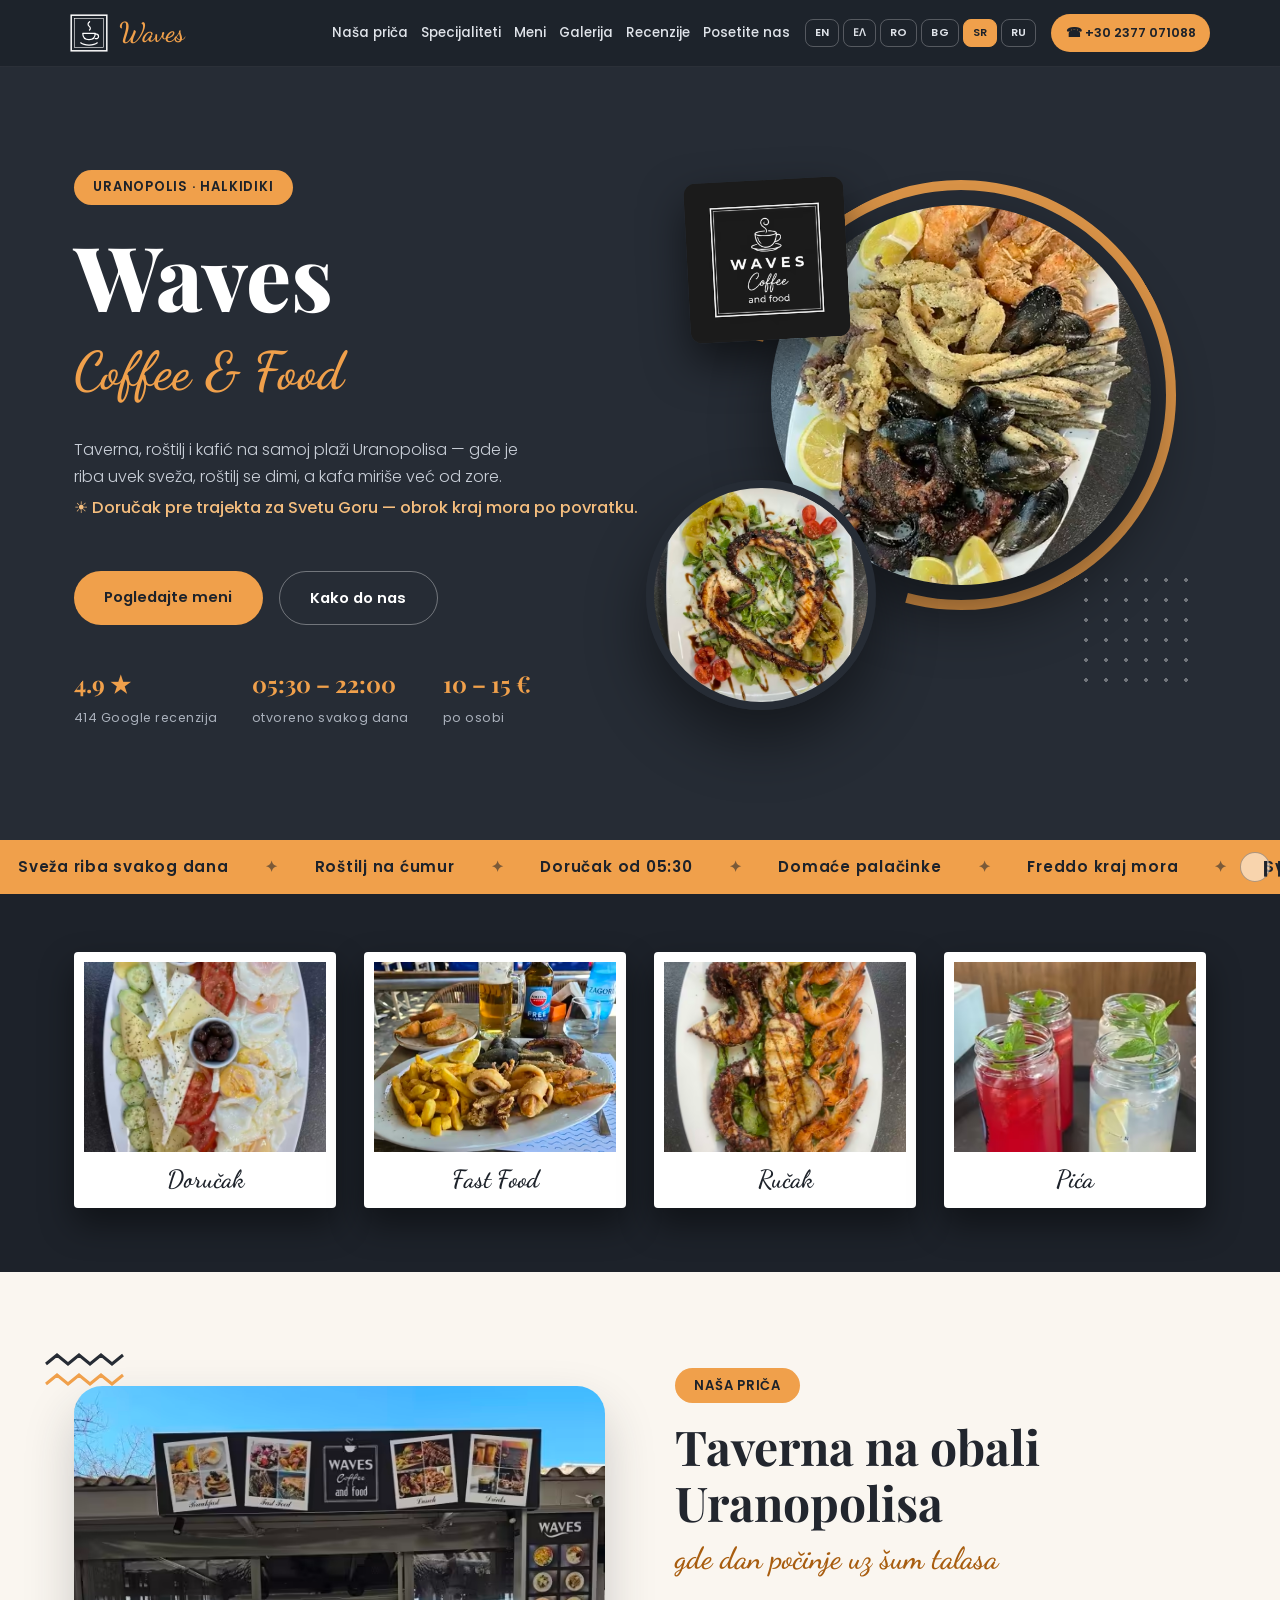
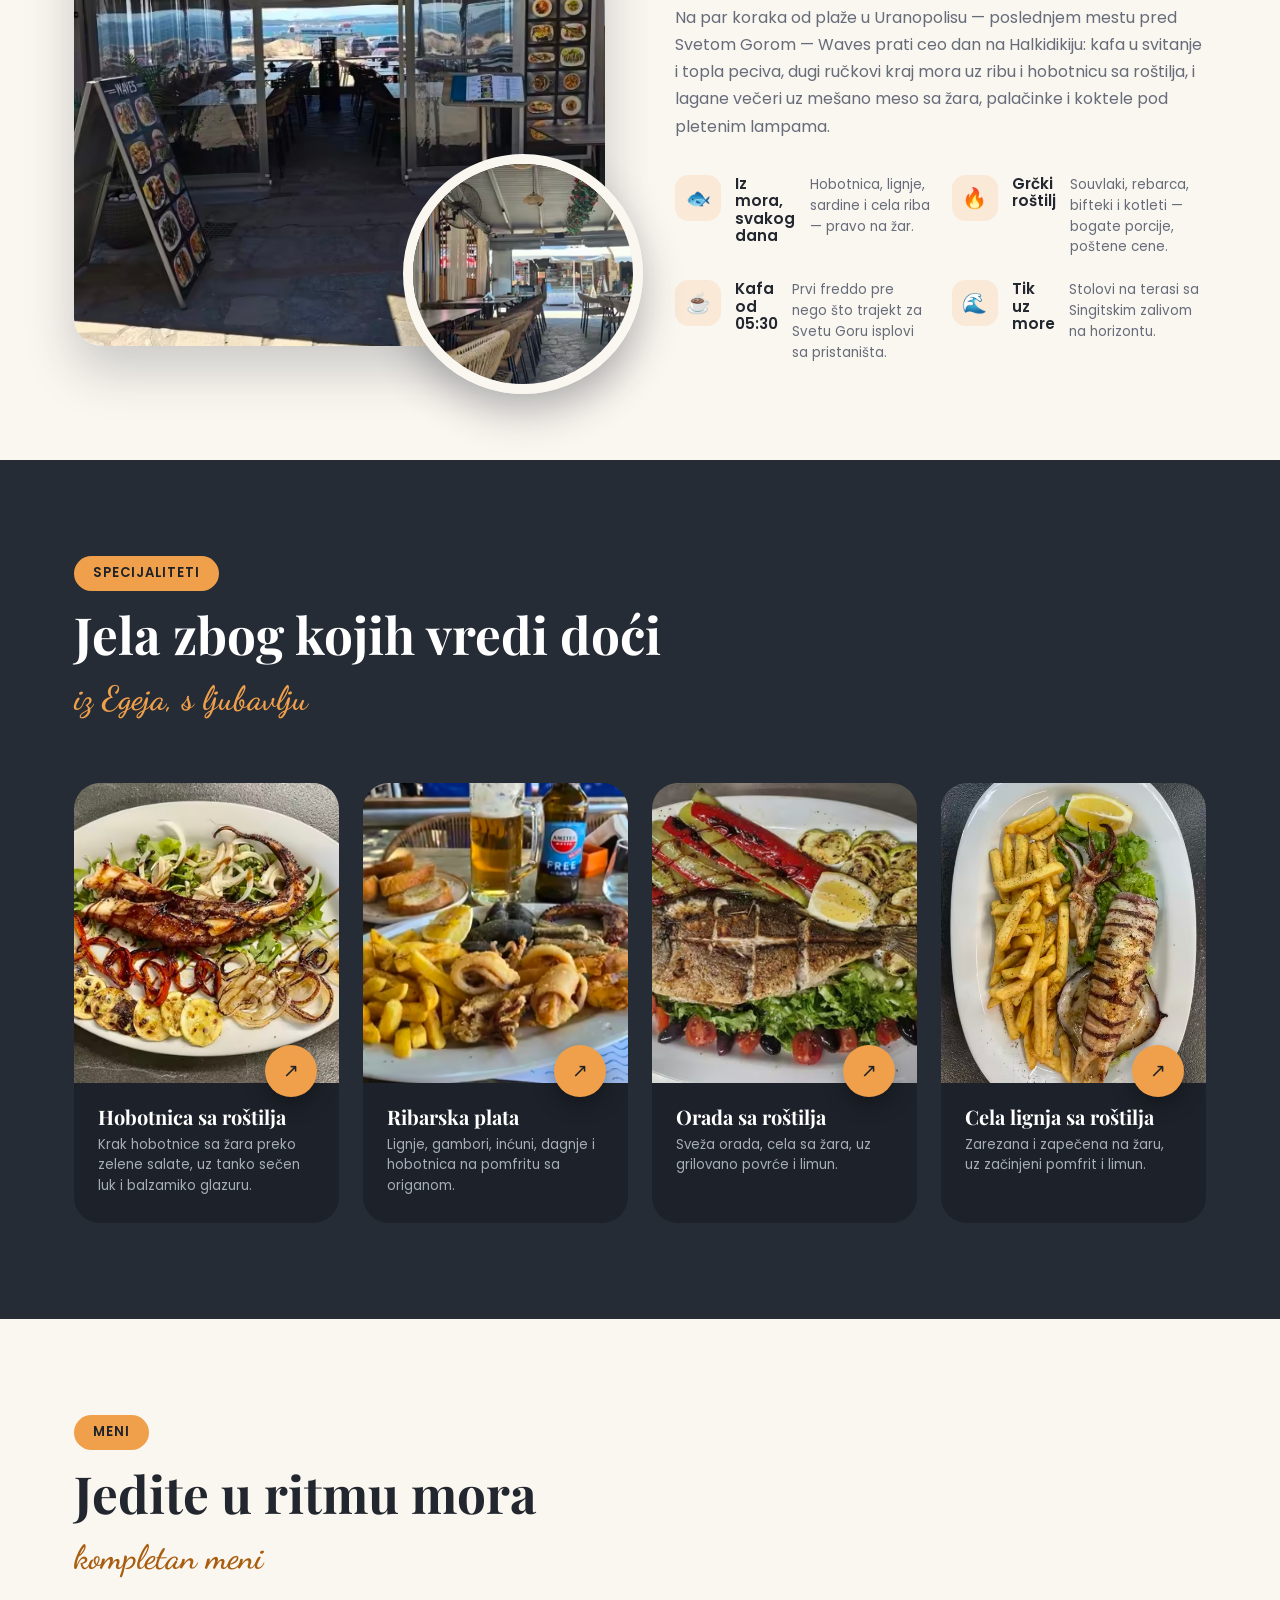
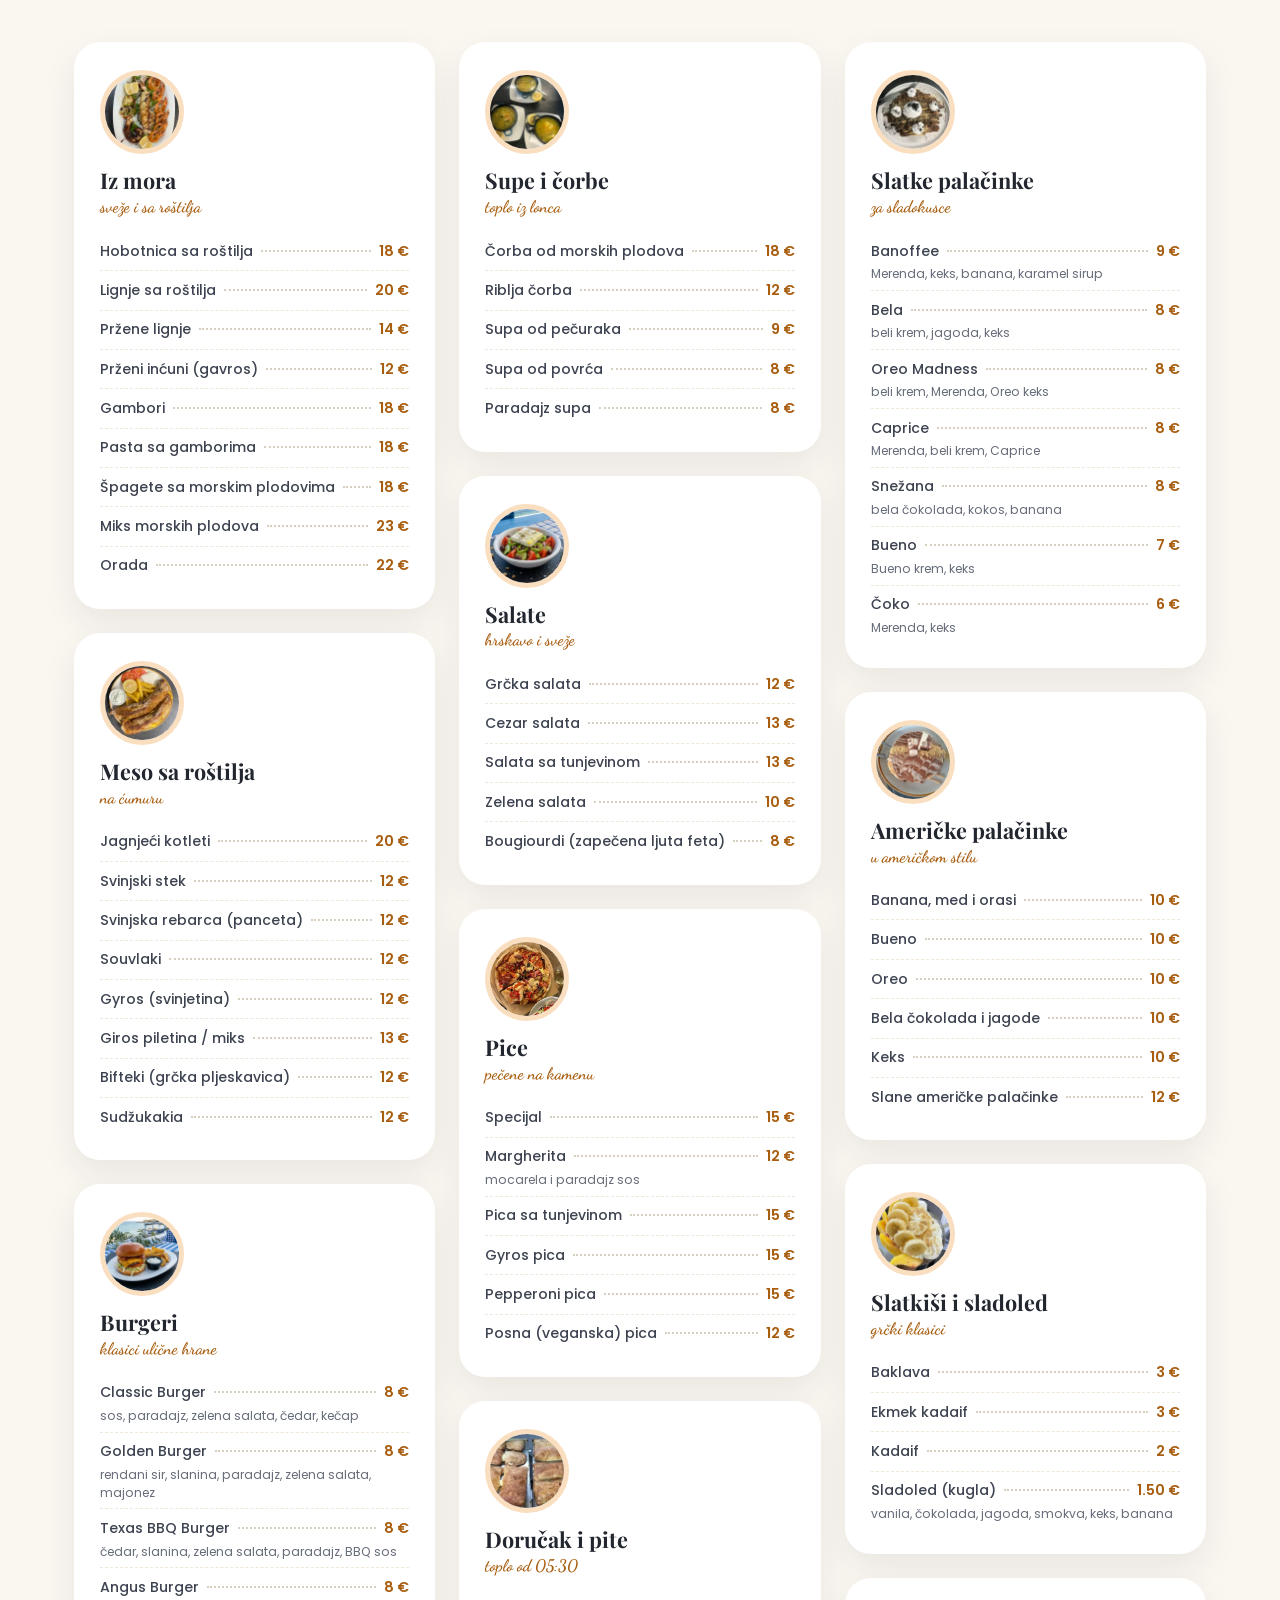
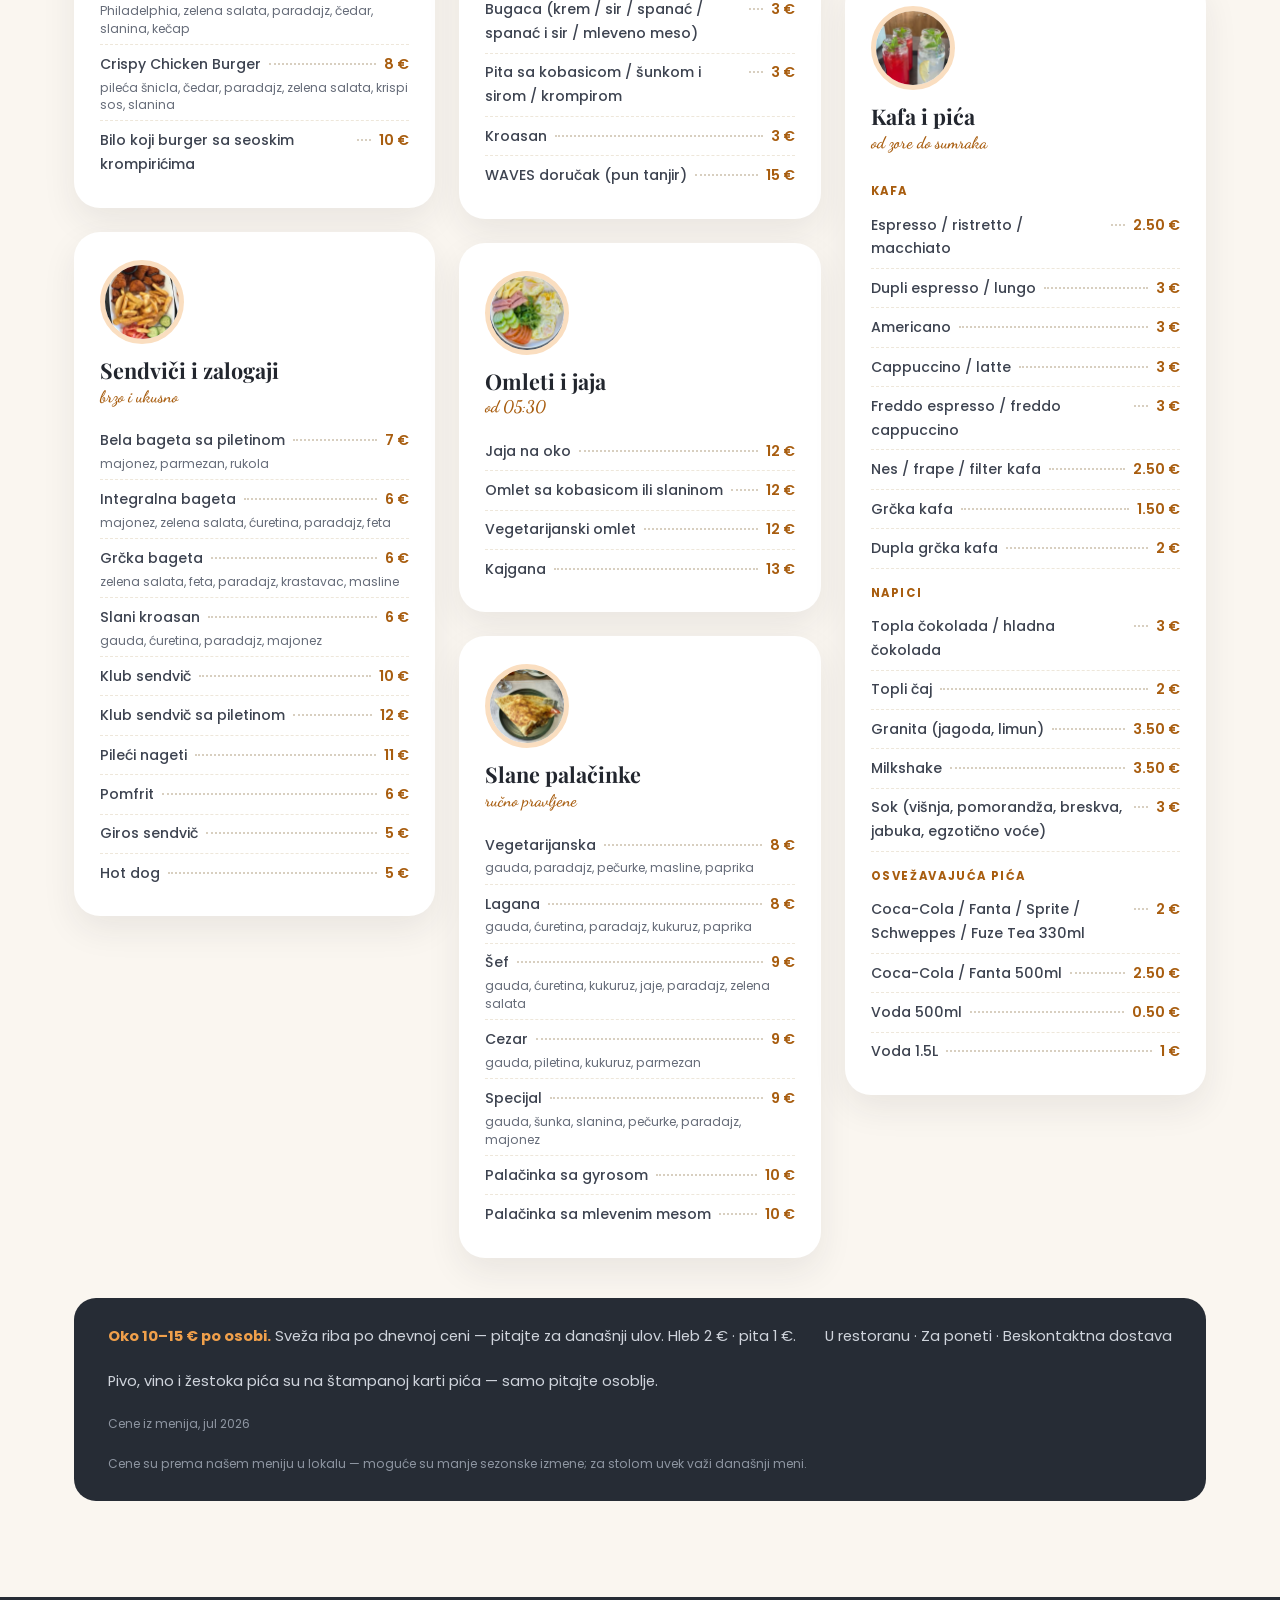
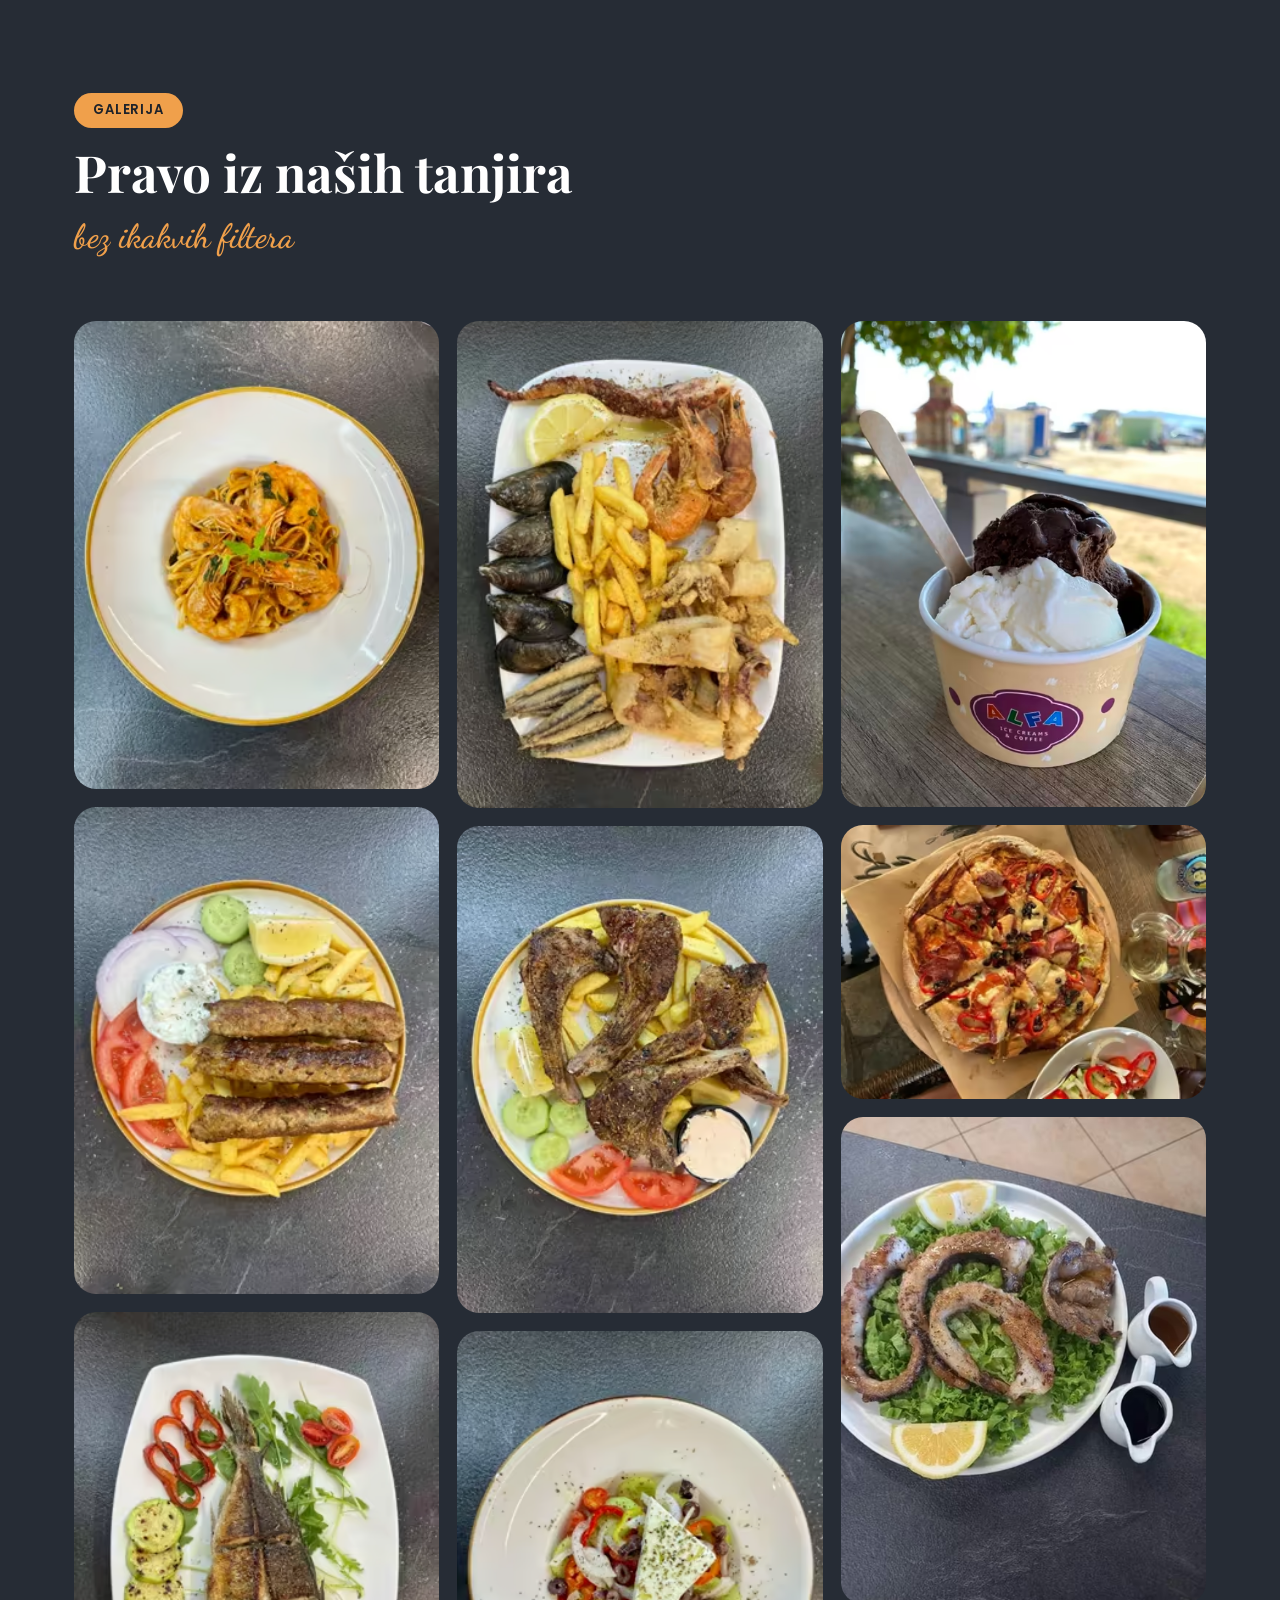
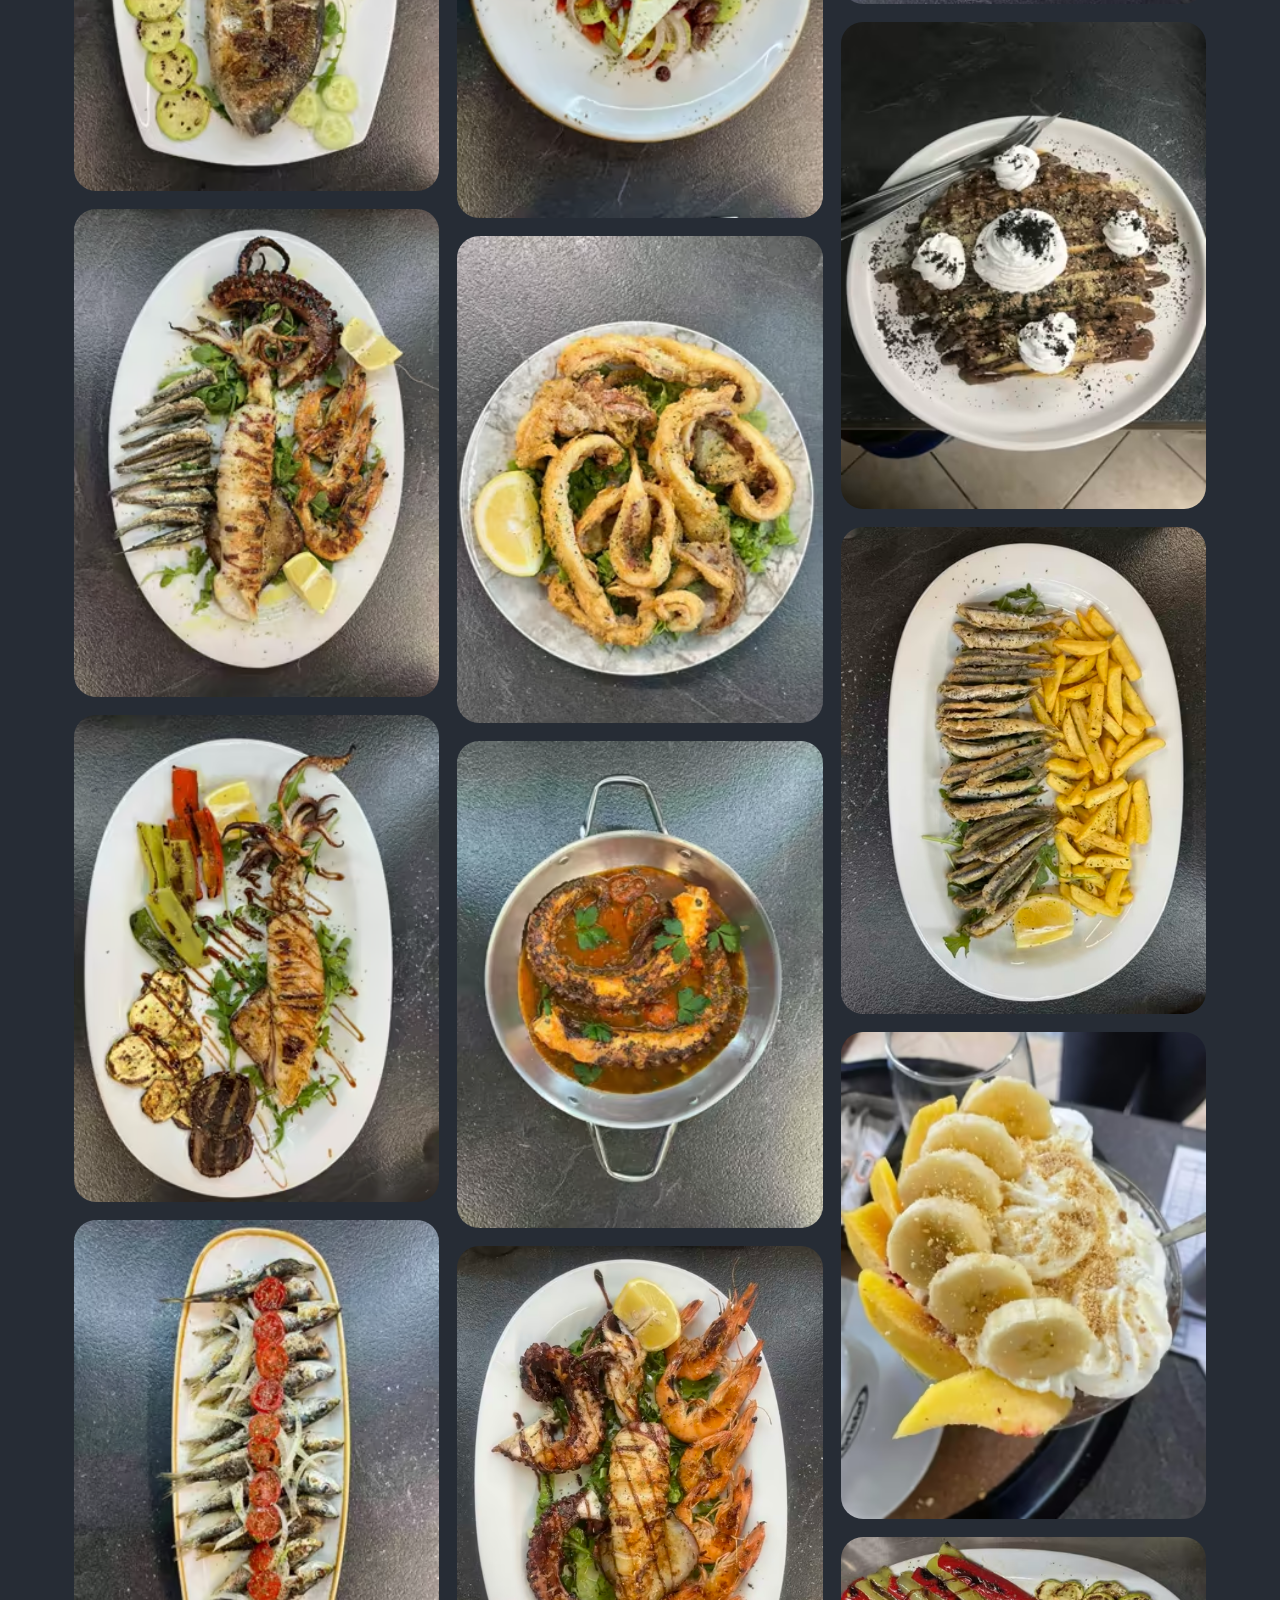
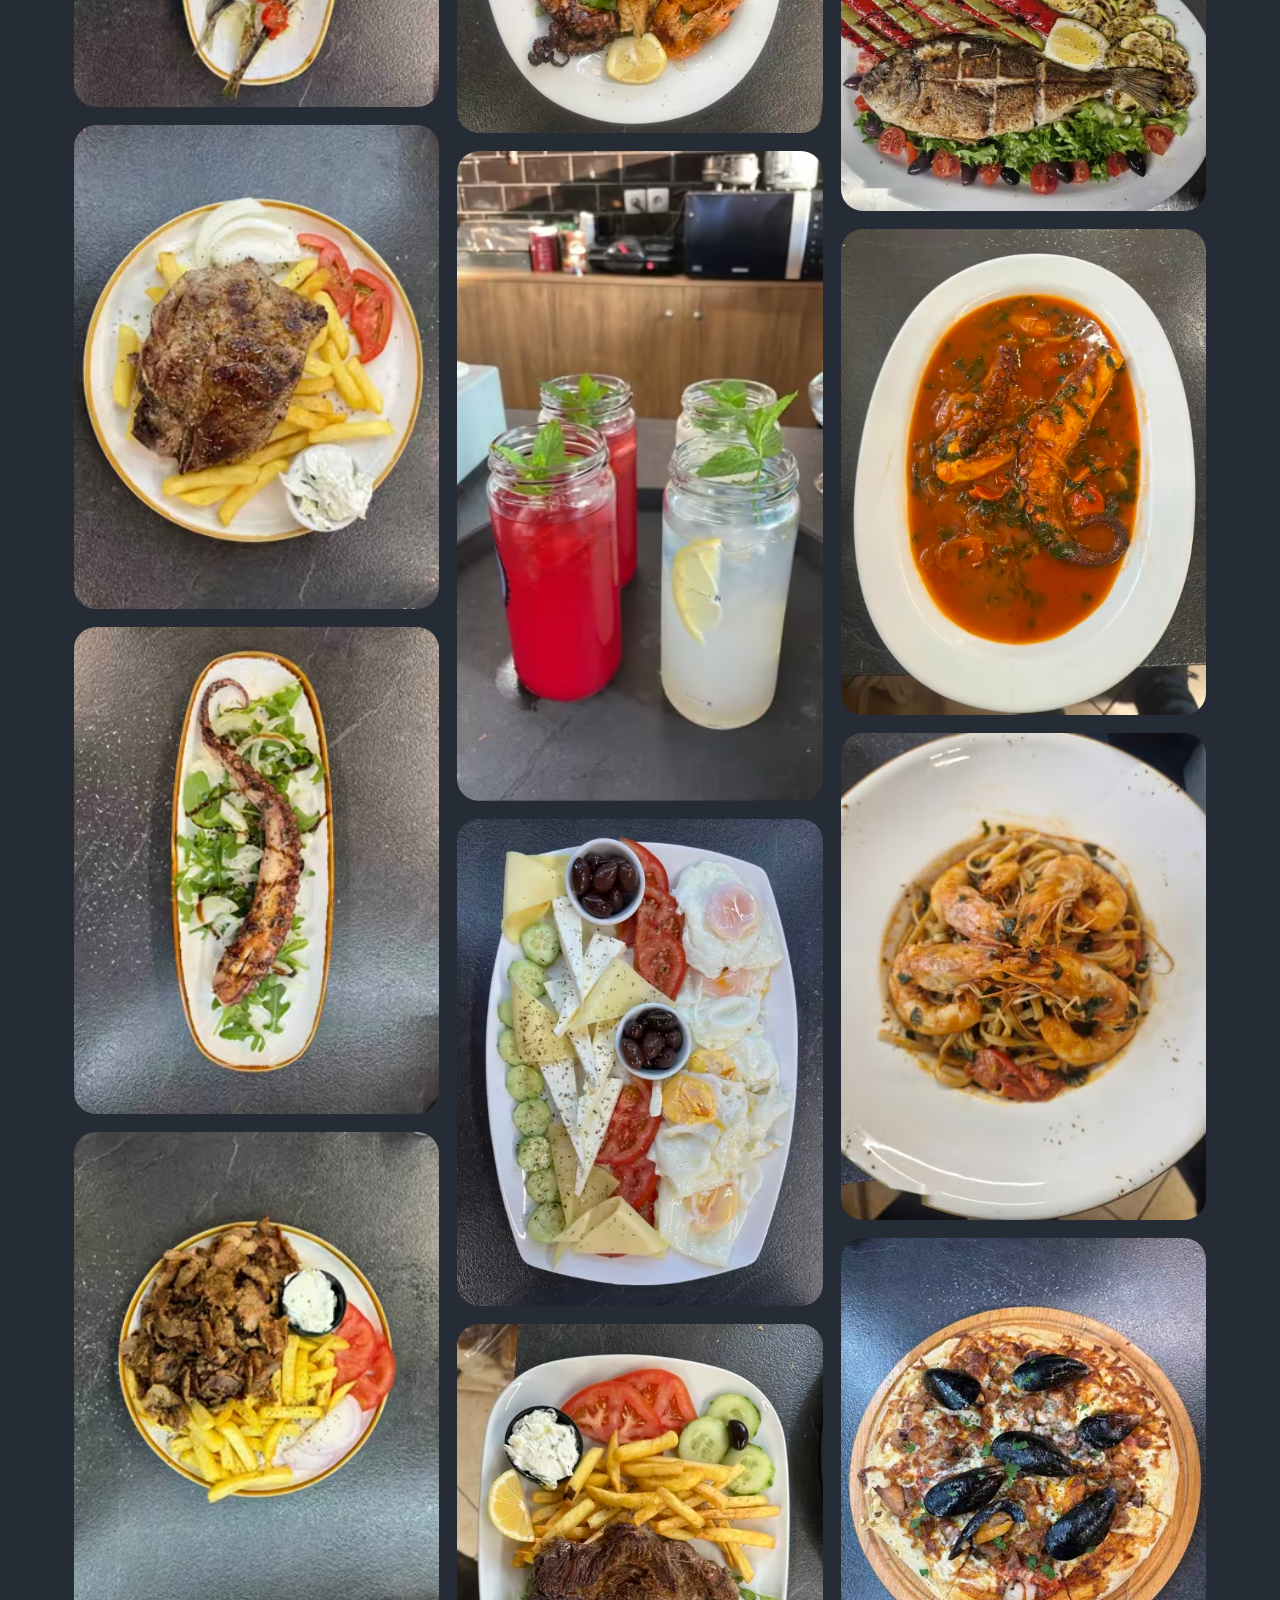
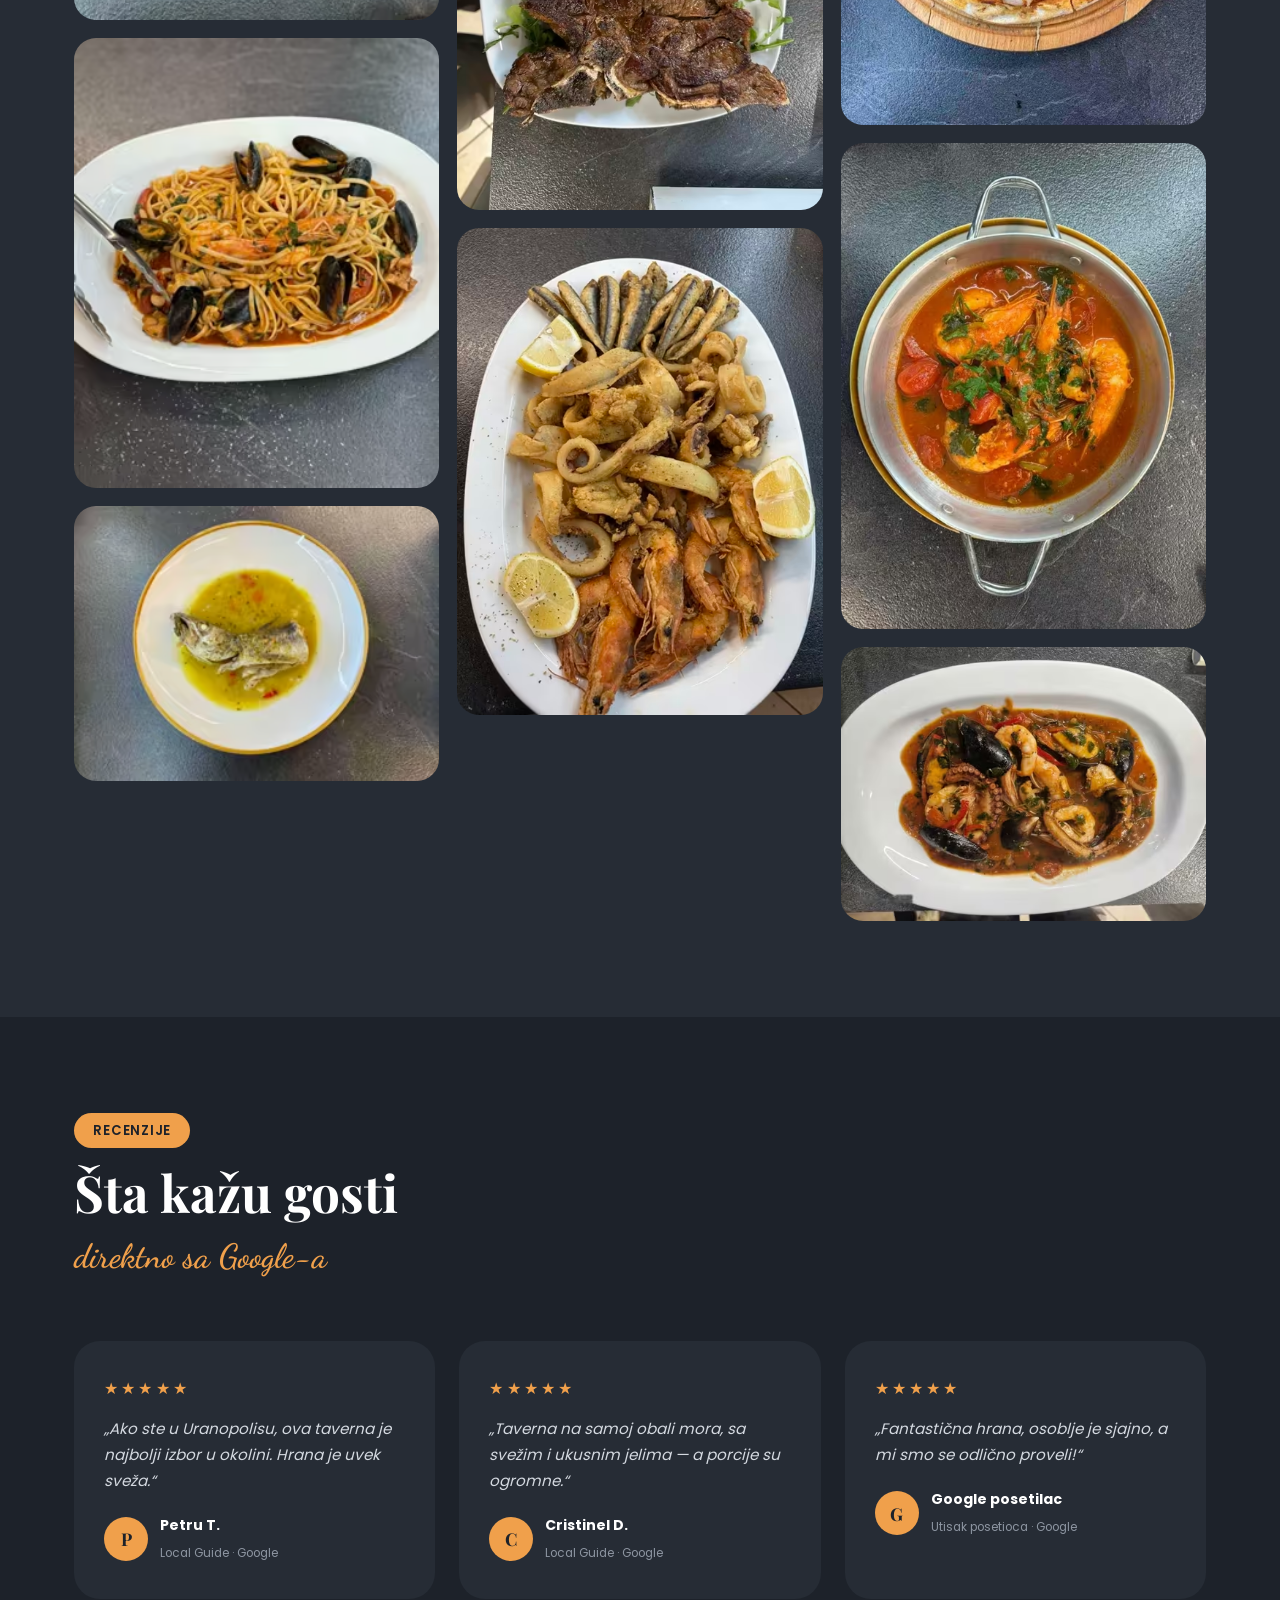
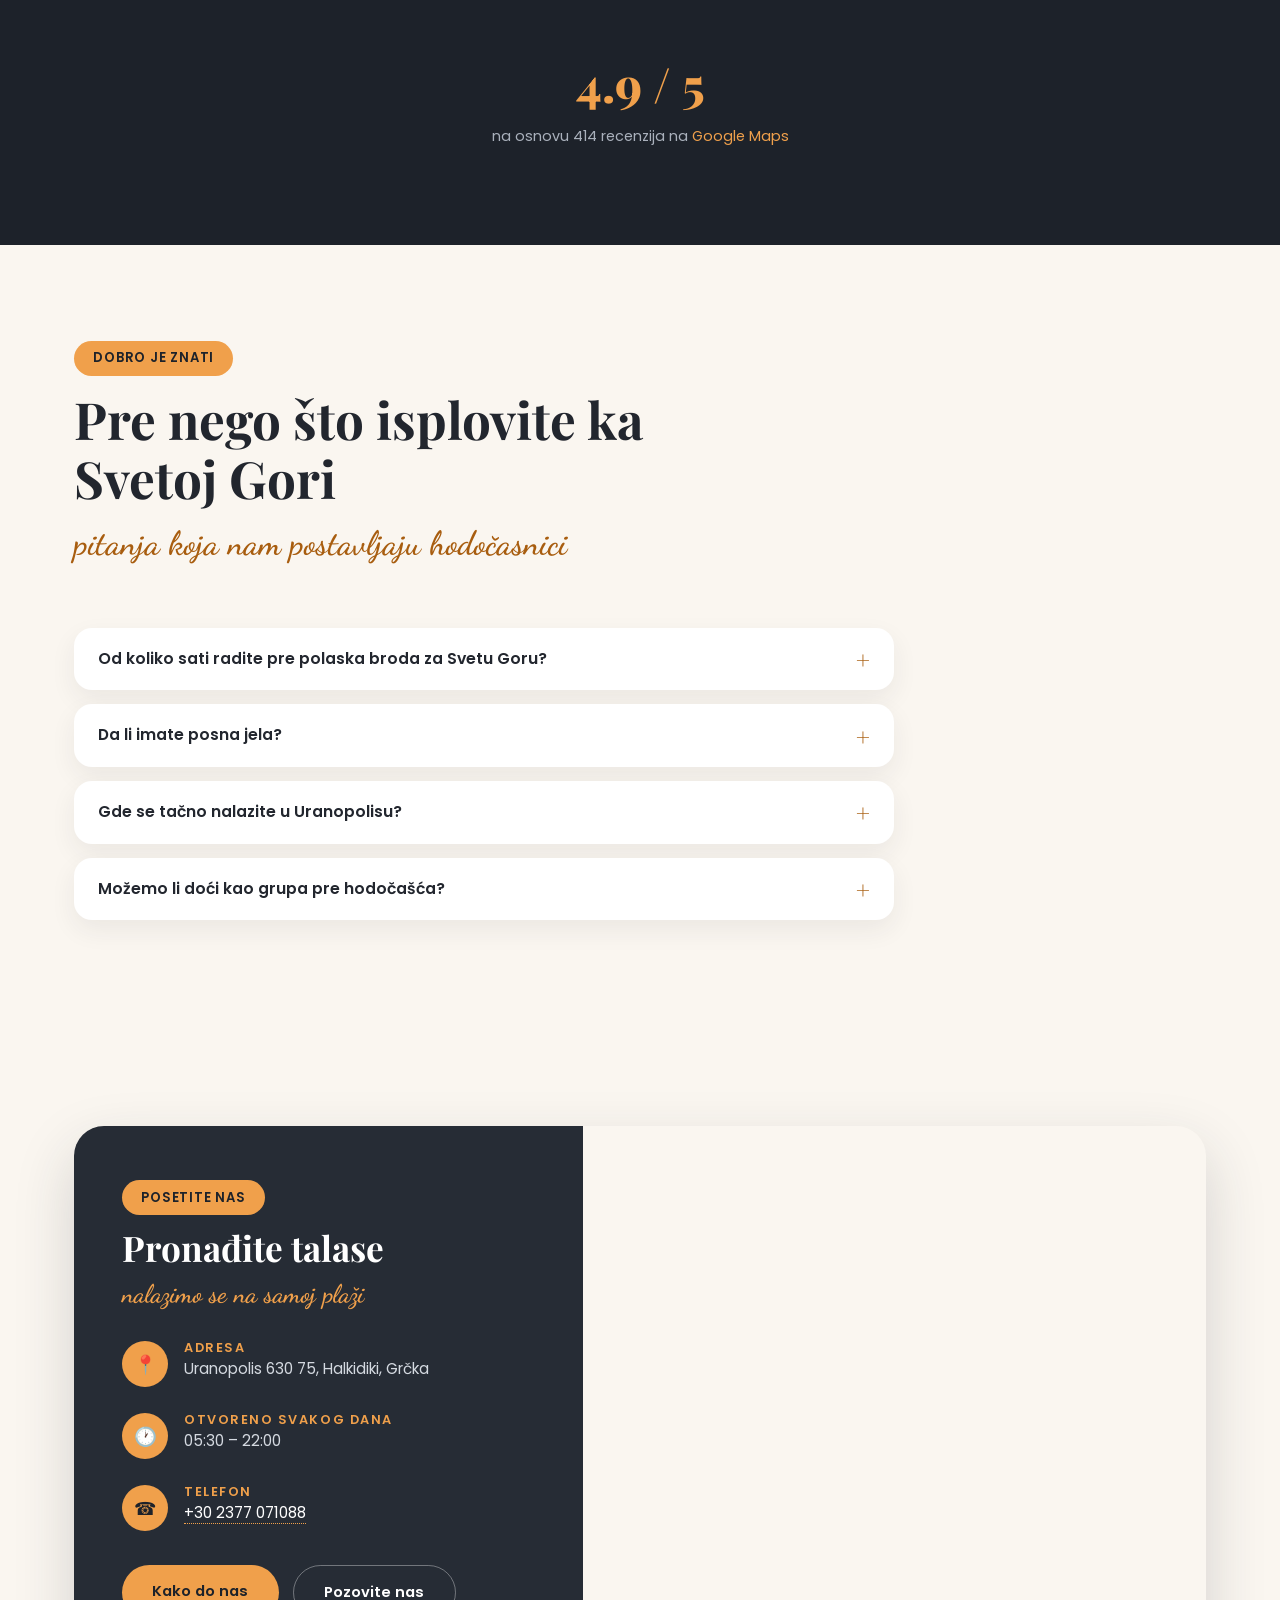
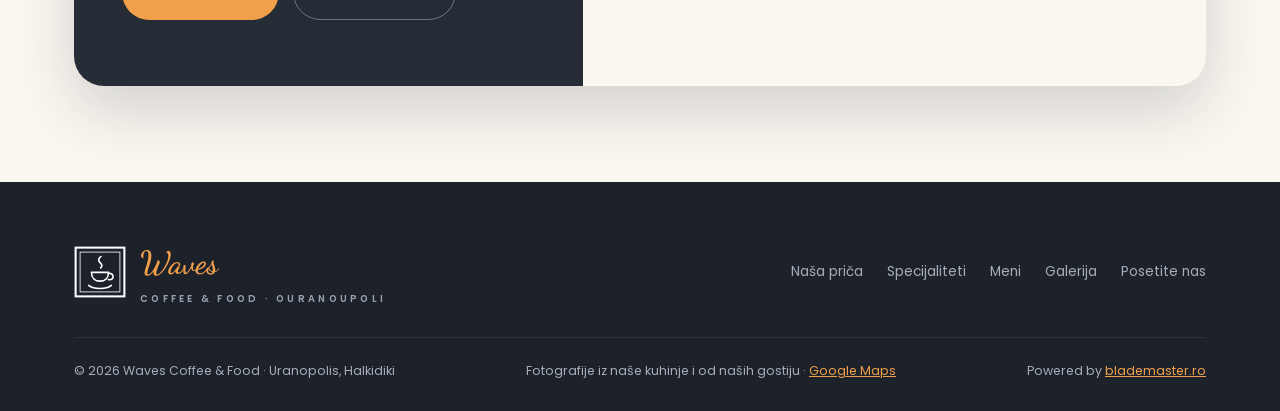
<file: sr/index.html>
<!DOCTYPE html>
<html lang="sr-Latn" data-lang="sr">
<head>
<meta charset="UTF-8">
<meta name="viewport" content="width=device-width, initial-scale=1.0">
<title>Waves Coffee &amp; Food — Taverna u Uranopolisu, Sveta Gora</title>
<meta name="description" id="meta-desc" content="Taverna na plaži u Uranopolisu, kod trajekta za Svetu Goru. Sveži plodovi mora, roštilj, doručak od 05:30. 4,9★ na Google-u.">
<link rel="canonical" id="canon" href="https://waveshalkidiki.vercel.app/sr/">
<link rel="alternate" hreflang="en" href="https://waveshalkidiki.vercel.app/">
<link rel="alternate" hreflang="el" href="https://waveshalkidiki.vercel.app/el/">
<link rel="alternate" hreflang="ro" href="https://waveshalkidiki.vercel.app/ro/">
<link rel="alternate" hreflang="bg" href="https://waveshalkidiki.vercel.app/bg/">
<link rel="alternate" hreflang="sr-Latn" href="https://waveshalkidiki.vercel.app/sr/">
<link rel="alternate" hreflang="ru" href="https://waveshalkidiki.vercel.app/ru/">
<link rel="alternate" hreflang="x-default" href="https://waveshalkidiki.vercel.app/">
<meta property="og:title" id="og-title" content="Waves Coffee &amp; Food — Taverna u Uranopolisu, Sveta Gora">
<meta property="og:description" id="og-desc" content="Taverna na plaži u Uranopolisu, kod trajekta za Svetu Goru. Sveži plodovi mora, roštilj, doručak od 05:30. 4,9★ na Google-u.">
<meta property="og:image" content="https://waveshalkidiki.vercel.app/images/og-1200x630.jpg">
<meta property="og:image:width" content="1200">
<meta property="og:image:height" content="630">
<meta property="og:image:alt" content="Mixed seafood platter at Waves Coffee & Food">
<meta property="og:url" id="og-url" content="https://waveshalkidiki.vercel.app/sr/">
<meta property="og:type" content="restaurant.restaurant">
<meta property="og:site_name" content="Waves Coffee &amp; Food">
<meta property="og:locale" id="og-locale" content="sr_RS">
<meta name="twitter:card" content="summary_large_image">
<meta name="theme-color" content="#262C35">
<link rel="icon" type="image/png" href="/favicon.png">
<link rel="apple-touch-icon" href="/apple-touch-icon.png">
<link rel="icon" type="image/svg+xml" href="data:image/svg+xml,%3Csvg xmlns='http://www.w3.org/2000/svg' viewBox='0 0 64 64'%3E%3Crect width='64' height='64' rx='12' fill='%23262C35'/%3E%3Crect x='6' y='6' width='52' height='52' fill='none' stroke='white' stroke-width='2.5'/%3E%3Cpath d='M33 15c-3 2.4-3 5-.6 7.2 2.2 1.9 2.2 3.9.4 5.8' stroke='white' stroke-width='2' fill='none' stroke-linecap='round'/%3E%3Cpath d='M22 32.5h20c0 6.5-4.2 10.3-10 10.3s-10-3.8-10-10.3z' fill='none' stroke='white' stroke-width='2'/%3E%3Cpath d='M42 33.5c3.4 0 5.3 1.7 5.3 4s-2 4.4-5.5 3.4' fill='none' stroke='white' stroke-width='2' stroke-linecap='round'/%3E%3Cpath d='M19 47.5c3 2.4 8.3 3.6 13 3.6s10-1.2 13-3.6' fill='none' stroke='white' stroke-width='2' stroke-linecap='round'/%3E%3C/svg%3E">
<script type="application/ld+json" id="ld-restaurant">
{
 "@context": "https://schema.org",
 "@graph": [
  {
   "@type": "WebSite",
   "@id": "https://waveshalkidiki.vercel.app/#website",
   "url": "https://waveshalkidiki.vercel.app/",
   "name": "Waves Coffee & Food",
   "publisher": {
    "@id": "https://waveshalkidiki.vercel.app/#restaurant"
   },
   "inLanguage": "sr-Latn"
  },
  {
   "@type": "WebPage",
   "@id": "https://waveshalkidiki.vercel.app/sr/#webpage",
   "url": "https://waveshalkidiki.vercel.app/sr/",
   "name": "Waves Coffee & Food — Taverna u Uranopolisu, Sveta Gora",
   "description": "Taverna na plaži u Uranopolisu, kod trajekta za Svetu Goru. Sveži plodovi mora, roštilj, doručak od 05:30. 4,9★ na Google-u.",
   "isPartOf": {
    "@id": "https://waveshalkidiki.vercel.app/#website"
   },
   "about": {
    "@id": "https://waveshalkidiki.vercel.app/#restaurant"
   },
   "inLanguage": "sr-Latn",
   "primaryImageOfPage": "https://waveshalkidiki.vercel.app/images/og-1200x630.jpg"
  },
  {
   "@type": "Restaurant",
   "@id": "https://waveshalkidiki.vercel.app/#restaurant",
   "name": "Waves Coffee & Food",
   "description": "Taverna na plaži u Uranopolisu, kod trajekta za Svetu Goru. Sveži plodovi mora, roštilj, doručak od 05:30. 4,9★ na Google-u.",
   "url": "https://waveshalkidiki.vercel.app/",
   "image": [
    "https://waveshalkidiki.vercel.app/images/fried-platter-800.jpg",
    "https://waveshalkidiki.vercel.app/images/octopus-grill-800.jpg",
    "https://waveshalkidiki.vercel.app/images/greek-salad-800.jpg"
   ],
   "servesCuisine": [
    "Greek",
    "Seafood",
    "Grill",
    "Café"
   ],
   "priceRange": "€10–15",
   "currenciesAccepted": "EUR",
   "telephone": "+302377071088",
   "address": {
    "@type": "PostalAddress",
    "addressLocality": "Ouranoupoli",
    "postalCode": "630 75",
    "addressRegion": "Halkidiki",
    "addressCountry": "GR"
   },
   "geo": {
    "@type": "GeoCoordinates",
    "latitude": 40.3255019,
    "longitude": 23.9797725
   },
   "hasMap": "https://maps.app.goo.gl/TWM8Gz17om45NjVWA",
   "openingHoursSpecification": [
    {
     "@type": "OpeningHoursSpecification",
     "dayOfWeek": [
      "Monday",
      "Tuesday",
      "Wednesday",
      "Thursday",
      "Friday",
      "Saturday",
      "Sunday"
     ],
     "opens": "05:30",
     "closes": "22:00"
    }
   ],
   "hasMenu": {
    "@type": "Menu",
    "@id": "https://waveshalkidiki.vercel.app/#menu",
    "name": "Waves Coffee & Food menu",
    "inLanguage": "sr-Latn",
    "hasMenuSection": [
     {
      "@type": "MenuSection",
      "name": "Iz mora",
      "hasMenuItem": [
       {
        "@type": "MenuItem",
        "name": "Hobotnica sa roštilja",
        "offers": {
         "@type": "Offer",
         "price": "18",
         "priceCurrency": "EUR"
        }
       },
       {
        "@type": "MenuItem",
        "name": "Lignje sa roštilja",
        "offers": {
         "@type": "Offer",
         "price": "20",
         "priceCurrency": "EUR"
        }
       },
       {
        "@type": "MenuItem",
        "name": "Pržene lignje",
        "offers": {
         "@type": "Offer",
         "price": "14",
         "priceCurrency": "EUR"
        }
       },
       {
        "@type": "MenuItem",
        "name": "Prženi inćuni (gavros)",
        "offers": {
         "@type": "Offer",
         "price": "12",
         "priceCurrency": "EUR"
        }
       },
       {
        "@type": "MenuItem",
        "name": "Gambori",
        "offers": {
         "@type": "Offer",
         "price": "18",
         "priceCurrency": "EUR"
        }
       },
       {
        "@type": "MenuItem",
        "name": "Pasta sa gamborima",
        "offers": {
         "@type": "Offer",
         "price": "18",
         "priceCurrency": "EUR"
        }
       },
       {
        "@type": "MenuItem",
        "name": "Špagete sa morskim plodovima",
        "offers": {
         "@type": "Offer",
         "price": "18",
         "priceCurrency": "EUR"
        }
       },
       {
        "@type": "MenuItem",
        "name": "Miks morskih plodova",
        "offers": {
         "@type": "Offer",
         "price": "23",
         "priceCurrency": "EUR"
        }
       },
       {
        "@type": "MenuItem",
        "name": "Orada",
        "offers": {
         "@type": "Offer",
         "price": "22",
         "priceCurrency": "EUR"
        }
       }
      ]
     },
     {
      "@type": "MenuSection",
      "name": "Meso sa roštilja",
      "hasMenuItem": [
       {
        "@type": "MenuItem",
        "name": "Jagnjeći kotleti",
        "offers": {
         "@type": "Offer",
         "price": "20",
         "priceCurrency": "EUR"
        }
       },
       {
        "@type": "MenuItem",
        "name": "Svinjski stek",
        "offers": {
         "@type": "Offer",
         "price": "12",
         "priceCurrency": "EUR"
        }
       },
       {
        "@type": "MenuItem",
        "name": "Svinjska rebarca (panceta)",
        "offers": {
         "@type": "Offer",
         "price": "12",
         "priceCurrency": "EUR"
        }
       },
       {
        "@type": "MenuItem",
        "name": "Souvlaki",
        "offers": {
         "@type": "Offer",
         "price": "12",
         "priceCurrency": "EUR"
        }
       },
       {
        "@type": "MenuItem",
        "name": "Gyros (svinjetina)",
        "offers": {
         "@type": "Offer",
         "price": "12",
         "priceCurrency": "EUR"
        }
       },
       {
        "@type": "MenuItem",
        "name": "Giros piletina / miks",
        "offers": {
         "@type": "Offer",
         "price": "13",
         "priceCurrency": "EUR"
        }
       },
       {
        "@type": "MenuItem",
        "name": "Bifteki (grčka pljeskavica)",
        "offers": {
         "@type": "Offer",
         "price": "12",
         "priceCurrency": "EUR"
        }
       },
       {
        "@type": "MenuItem",
        "name": "Sudžukakia",
        "offers": {
         "@type": "Offer",
         "price": "12",
         "priceCurrency": "EUR"
        }
       }
      ]
     },
     {
      "@type": "MenuSection",
      "name": "Burgeri",
      "hasMenuItem": [
       {
        "@type": "MenuItem",
        "name": "Classic Burger",
        "description": "sos, paradajz, zelena salata, čedar, kečap",
        "offers": {
         "@type": "Offer",
         "price": "8",
         "priceCurrency": "EUR"
        }
       },
       {
        "@type": "MenuItem",
        "name": "Golden Burger",
        "description": "rendani sir, slanina, paradajz, zelena salata, majonez",
        "offers": {
         "@type": "Offer",
         "price": "8",
         "priceCurrency": "EUR"
        }
       },
       {
        "@type": "MenuItem",
        "name": "Texas BBQ Burger",
        "description": "čedar, slanina, zelena salata, paradajz, BBQ sos",
        "offers": {
         "@type": "Offer",
         "price": "8",
         "priceCurrency": "EUR"
        }
       },
       {
        "@type": "MenuItem",
        "name": "Angus Burger",
        "description": "Philadelphia, zelena salata, paradajz, čedar, slanina, kečap",
        "offers": {
         "@type": "Offer",
         "price": "8",
         "priceCurrency": "EUR"
        }
       },
       {
        "@type": "MenuItem",
        "name": "Crispy Chicken Burger",
        "description": "pileća šnicla, čedar, paradajz, zelena salata, krispi sos, slanina",
        "offers": {
         "@type": "Offer",
         "price": "8",
         "priceCurrency": "EUR"
        }
       },
       {
        "@type": "MenuItem",
        "name": "Bilo koji burger sa seoskim krompirićima",
        "offers": {
         "@type": "Offer",
         "price": "10",
         "priceCurrency": "EUR"
        }
       }
      ]
     },
     {
      "@type": "MenuSection",
      "name": "Sendviči i zalogaji",
      "hasMenuItem": [
       {
        "@type": "MenuItem",
        "name": "Bela bageta sa piletinom",
        "description": "majonez, parmezan, rukola",
        "offers": {
         "@type": "Offer",
         "price": "7",
         "priceCurrency": "EUR"
        }
       },
       {
        "@type": "MenuItem",
        "name": "Integralna bageta",
        "description": "majonez, zelena salata, ćuretina, paradajz, feta",
        "offers": {
         "@type": "Offer",
         "price": "6",
         "priceCurrency": "EUR"
        }
       },
       {
        "@type": "MenuItem",
        "name": "Grčka bageta",
        "description": "zelena salata, feta, paradajz, krastavac, masline",
        "offers": {
         "@type": "Offer",
         "price": "6",
         "priceCurrency": "EUR"
        }
       },
       {
        "@type": "MenuItem",
        "name": "Slani kroasan",
        "description": "gauda, ćuretina, paradajz, majonez",
        "offers": {
         "@type": "Offer",
         "price": "6",
         "priceCurrency": "EUR"
        }
       },
       {
        "@type": "MenuItem",
        "name": "Klub sendvič",
        "offers": {
         "@type": "Offer",
         "price": "10",
         "priceCurrency": "EUR"
        }
       },
       {
        "@type": "MenuItem",
        "name": "Klub sendvič sa piletinom",
        "offers": {
         "@type": "Offer",
         "price": "12",
         "priceCurrency": "EUR"
        }
       },
       {
        "@type": "MenuItem",
        "name": "Pileći nageti",
        "offers": {
         "@type": "Offer",
         "price": "11",
         "priceCurrency": "EUR"
        }
       },
       {
        "@type": "MenuItem",
        "name": "Pomfrit",
        "offers": {
         "@type": "Offer",
         "price": "6",
         "priceCurrency": "EUR"
        }
       },
       {
        "@type": "MenuItem",
        "name": "Giros sendvič",
        "offers": {
         "@type": "Offer",
         "price": "5",
         "priceCurrency": "EUR"
        }
       },
       {
        "@type": "MenuItem",
        "name": "Hot dog",
        "offers": {
         "@type": "Offer",
         "price": "5",
         "priceCurrency": "EUR"
        }
       }
      ]
     },
     {
      "@type": "MenuSection",
      "name": "Supe i čorbe",
      "hasMenuItem": [
       {
        "@type": "MenuItem",
        "name": "Čorba od morskih plodova",
        "offers": {
         "@type": "Offer",
         "price": "18",
         "priceCurrency": "EUR"
        }
       },
       {
        "@type": "MenuItem",
        "name": "Riblja čorba",
        "offers": {
         "@type": "Offer",
         "price": "12",
         "priceCurrency": "EUR"
        }
       },
       {
        "@type": "MenuItem",
        "name": "Supa od pečuraka",
        "offers": {
         "@type": "Offer",
         "price": "9",
         "priceCurrency": "EUR"
        }
       },
       {
        "@type": "MenuItem",
        "name": "Supa od povrća",
        "offers": {
         "@type": "Offer",
         "price": "8",
         "priceCurrency": "EUR"
        }
       },
       {
        "@type": "MenuItem",
        "name": "Paradajz supa",
        "offers": {
         "@type": "Offer",
         "price": "8",
         "priceCurrency": "EUR"
        }
       }
      ]
     },
     {
      "@type": "MenuSection",
      "name": "Salate",
      "hasMenuItem": [
       {
        "@type": "MenuItem",
        "name": "Grčka salata",
        "offers": {
         "@type": "Offer",
         "price": "12",
         "priceCurrency": "EUR"
        }
       },
       {
        "@type": "MenuItem",
        "name": "Cezar salata",
        "offers": {
         "@type": "Offer",
         "price": "13",
         "priceCurrency": "EUR"
        }
       },
       {
        "@type": "MenuItem",
        "name": "Salata sa tunjevinom",
        "offers": {
         "@type": "Offer",
         "price": "13",
         "priceCurrency": "EUR"
        }
       },
       {
        "@type": "MenuItem",
        "name": "Zelena salata",
        "offers": {
         "@type": "Offer",
         "price": "10",
         "priceCurrency": "EUR"
        }
       },
       {
        "@type": "MenuItem",
        "name": "Bougiourdi (zapečena ljuta feta)",
        "offers": {
         "@type": "Offer",
         "price": "8",
         "priceCurrency": "EUR"
        }
       }
      ]
     },
     {
      "@type": "MenuSection",
      "name": "Pice",
      "hasMenuItem": [
       {
        "@type": "MenuItem",
        "name": "Specijal",
        "offers": {
         "@type": "Offer",
         "price": "15",
         "priceCurrency": "EUR"
        }
       },
       {
        "@type": "MenuItem",
        "name": "Margherita",
        "description": "mocarela i paradajz sos",
        "offers": {
         "@type": "Offer",
         "price": "12",
         "priceCurrency": "EUR"
        }
       },
       {
        "@type": "MenuItem",
        "name": "Pica sa tunjevinom",
        "offers": {
         "@type": "Offer",
         "price": "15",
         "priceCurrency": "EUR"
        }
       },
       {
        "@type": "MenuItem",
        "name": "Gyros pica",
        "offers": {
         "@type": "Offer",
         "price": "15",
         "priceCurrency": "EUR"
        }
       },
       {
        "@type": "MenuItem",
        "name": "Pepperoni pica",
        "offers": {
         "@type": "Offer",
         "price": "15",
         "priceCurrency": "EUR"
        }
       },
       {
        "@type": "MenuItem",
        "name": "Posna (veganska) pica",
        "offers": {
         "@type": "Offer",
         "price": "12",
         "priceCurrency": "EUR"
        }
       }
      ]
     },
     {
      "@type": "MenuSection",
      "name": "Doručak i pite",
      "hasMenuItem": [
       {
        "@type": "MenuItem",
        "name": "Bugaca (krem / sir / spanać / spanać i sir / mleveno meso)",
        "offers": {
         "@type": "Offer",
         "price": "3",
         "priceCurrency": "EUR"
        }
       },
       {
        "@type": "MenuItem",
        "name": "Pita sa kobasicom / šunkom i sirom / krompirom",
        "offers": {
         "@type": "Offer",
         "price": "3",
         "priceCurrency": "EUR"
        }
       },
       {
        "@type": "MenuItem",
        "name": "Kroasan",
        "offers": {
         "@type": "Offer",
         "price": "3",
         "priceCurrency": "EUR"
        }
       },
       {
        "@type": "MenuItem",
        "name": "WAVES doručak (pun tanjir)",
        "offers": {
         "@type": "Offer",
         "price": "15",
         "priceCurrency": "EUR"
        }
       }
      ]
     },
     {
      "@type": "MenuSection",
      "name": "Omleti i jaja",
      "hasMenuItem": [
       {
        "@type": "MenuItem",
        "name": "Jaja na oko",
        "offers": {
         "@type": "Offer",
         "price": "12",
         "priceCurrency": "EUR"
        }
       },
       {
        "@type": "MenuItem",
        "name": "Omlet sa kobasicom ili slaninom",
        "offers": {
         "@type": "Offer",
         "price": "12",
         "priceCurrency": "EUR"
        }
       },
       {
        "@type": "MenuItem",
        "name": "Vegetarijanski omlet",
        "offers": {
         "@type": "Offer",
         "price": "12",
         "priceCurrency": "EUR"
        }
       },
       {
        "@type": "MenuItem",
        "name": "Kajgana",
        "offers": {
         "@type": "Offer",
         "price": "13",
         "priceCurrency": "EUR"
        }
       }
      ]
     },
     {
      "@type": "MenuSection",
      "name": "Slane palačinke",
      "hasMenuItem": [
       {
        "@type": "MenuItem",
        "name": "Vegetarijanska",
        "description": "gauda, paradajz, pečurke, masline, paprika",
        "offers": {
         "@type": "Offer",
         "price": "8",
         "priceCurrency": "EUR"
        }
       },
       {
        "@type": "MenuItem",
        "name": "Lagana",
        "description": "gauda, ćuretina, paradajz, kukuruz, paprika",
        "offers": {
         "@type": "Offer",
         "price": "8",
         "priceCurrency": "EUR"
        }
       },
       {
        "@type": "MenuItem",
        "name": "Šef",
        "description": "gauda, ćuretina, kukuruz, jaje, paradajz, zelena salata",
        "offers": {
         "@type": "Offer",
         "price": "9",
         "priceCurrency": "EUR"
        }
       },
       {
        "@type": "MenuItem",
        "name": "Cezar",
        "description": "gauda, piletina, kukuruz, parmezan",
        "offers": {
         "@type": "Offer",
         "price": "9",
         "priceCurrency": "EUR"
        }
       },
       {
        "@type": "MenuItem",
        "name": "Specijal",
        "description": "gauda, šunka, slanina, pečurke, paradajz, majonez",
        "offers": {
         "@type": "Offer",
         "price": "9",
         "priceCurrency": "EUR"
        }
       },
       {
        "@type": "MenuItem",
        "name": "Palačinka sa gyrosom",
        "offers": {
         "@type": "Offer",
         "price": "10",
         "priceCurrency": "EUR"
        }
       },
       {
        "@type": "MenuItem",
        "name": "Palačinka sa mlevenim mesom",
        "offers": {
         "@type": "Offer",
         "price": "10",
         "priceCurrency": "EUR"
        }
       }
      ]
     },
     {
      "@type": "MenuSection",
      "name": "Slatke palačinke",
      "hasMenuItem": [
       {
        "@type": "MenuItem",
        "name": "Banoffee",
        "description": "Merenda, keks, banana, karamel sirup",
        "offers": {
         "@type": "Offer",
         "price": "9",
         "priceCurrency": "EUR"
        }
       },
       {
        "@type": "MenuItem",
        "name": "Bela",
        "description": "beli krem, jagoda, keks",
        "offers": {
         "@type": "Offer",
         "price": "8",
         "priceCurrency": "EUR"
        }
       },
       {
        "@type": "MenuItem",
        "name": "Oreo Madness",
        "description": "beli krem, Merenda, Oreo keks",
        "offers": {
         "@type": "Offer",
         "price": "8",
         "priceCurrency": "EUR"
        }
       },
       {
        "@type": "MenuItem",
        "name": "Caprice",
        "description": "Merenda, beli krem, Caprice",
        "offers": {
         "@type": "Offer",
         "price": "8",
         "priceCurrency": "EUR"
        }
       },
       {
        "@type": "MenuItem",
        "name": "Snežana",
        "description": "bela čokolada, kokos, banana",
        "offers": {
         "@type": "Offer",
         "price": "8",
         "priceCurrency": "EUR"
        }
       },
       {
        "@type": "MenuItem",
        "name": "Bueno",
        "description": "Bueno krem, keks",
        "offers": {
         "@type": "Offer",
         "price": "7",
         "priceCurrency": "EUR"
        }
       },
       {
        "@type": "MenuItem",
        "name": "Čoko",
        "description": "Merenda, keks",
        "offers": {
         "@type": "Offer",
         "price": "6",
         "priceCurrency": "EUR"
        }
       }
      ]
     },
     {
      "@type": "MenuSection",
      "name": "Američke palačinke",
      "hasMenuItem": [
       {
        "@type": "MenuItem",
        "name": "Banana, med i orasi",
        "offers": {
         "@type": "Offer",
         "price": "10",
         "priceCurrency": "EUR"
        }
       },
       {
        "@type": "MenuItem",
        "name": "Bueno",
        "offers": {
         "@type": "Offer",
         "price": "10",
         "priceCurrency": "EUR"
        }
       },
       {
        "@type": "MenuItem",
        "name": "Oreo",
        "offers": {
         "@type": "Offer",
         "price": "10",
         "priceCurrency": "EUR"
        }
       },
       {
        "@type": "MenuItem",
        "name": "Bela čokolada i jagode",
        "offers": {
         "@type": "Offer",
         "price": "10",
         "priceCurrency": "EUR"
        }
       },
       {
        "@type": "MenuItem",
        "name": "Keks",
        "offers": {
         "@type": "Offer",
         "price": "10",
         "priceCurrency": "EUR"
        }
       },
       {
        "@type": "MenuItem",
        "name": "Slane američke palačinke",
        "offers": {
         "@type": "Offer",
         "price": "12",
         "priceCurrency": "EUR"
        }
       }
      ]
     },
     {
      "@type": "MenuSection",
      "name": "Slatkiši i sladoled",
      "hasMenuItem": [
       {
        "@type": "MenuItem",
        "name": "Baklava",
        "offers": {
         "@type": "Offer",
         "price": "3",
         "priceCurrency": "EUR"
        }
       },
       {
        "@type": "MenuItem",
        "name": "Ekmek kadaif",
        "offers": {
         "@type": "Offer",
         "price": "3",
         "priceCurrency": "EUR"
        }
       },
       {
        "@type": "MenuItem",
        "name": "Kadaif",
        "offers": {
         "@type": "Offer",
         "price": "2",
         "priceCurrency": "EUR"
        }
       },
       {
        "@type": "MenuItem",
        "name": "Sladoled (kugla)",
        "description": "vanila, čokolada, jagoda, smokva, keks, banana",
        "offers": {
         "@type": "Offer",
         "price": "1.50",
         "priceCurrency": "EUR"
        }
       }
      ]
     },
     {
      "@type": "MenuSection",
      "name": "Kafa i pića",
      "hasMenuItem": [
       {
        "@type": "MenuItem",
        "name": "Espresso / ristretto / macchiato",
        "offers": {
         "@type": "Offer",
         "price": "2.50",
         "priceCurrency": "EUR"
        }
       },
       {
        "@type": "MenuItem",
        "name": "Dupli espresso / lungo",
        "offers": {
         "@type": "Offer",
         "price": "3",
         "priceCurrency": "EUR"
        }
       },
       {
        "@type": "MenuItem",
        "name": "Americano",
        "offers": {
         "@type": "Offer",
         "price": "3",
         "priceCurrency": "EUR"
        }
       },
       {
        "@type": "MenuItem",
        "name": "Cappuccino / latte",
        "offers": {
         "@type": "Offer",
         "price": "3",
         "priceCurrency": "EUR"
        }
       },
       {
        "@type": "MenuItem",
        "name": "Freddo espresso / freddo cappuccino",
        "offers": {
         "@type": "Offer",
         "price": "3",
         "priceCurrency": "EUR"
        }
       },
       {
        "@type": "MenuItem",
        "name": "Nes / frape / filter kafa",
        "offers": {
         "@type": "Offer",
         "price": "2.50",
         "priceCurrency": "EUR"
        }
       },
       {
        "@type": "MenuItem",
        "name": "Grčka kafa",
        "offers": {
         "@type": "Offer",
         "price": "1.50",
         "priceCurrency": "EUR"
        }
       },
       {
        "@type": "MenuItem",
        "name": "Dupla grčka kafa",
        "offers": {
         "@type": "Offer",
         "price": "2",
         "priceCurrency": "EUR"
        }
       },
       {
        "@type": "MenuItem",
        "name": "Topla čokolada / hladna čokolada",
        "offers": {
         "@type": "Offer",
         "price": "3",
         "priceCurrency": "EUR"
        }
       },
       {
        "@type": "MenuItem",
        "name": "Topli čaj",
        "offers": {
         "@type": "Offer",
         "price": "2",
         "priceCurrency": "EUR"
        }
       },
       {
        "@type": "MenuItem",
        "name": "Granita (jagoda, limun)",
        "offers": {
         "@type": "Offer",
         "price": "3.50",
         "priceCurrency": "EUR"
        }
       },
       {
        "@type": "MenuItem",
        "name": "Milkshake",
        "offers": {
         "@type": "Offer",
         "price": "3.50",
         "priceCurrency": "EUR"
        }
       },
       {
        "@type": "MenuItem",
        "name": "Sok (višnja, pomorandža, breskva, jabuka, egzotično voće)",
        "offers": {
         "@type": "Offer",
         "price": "3",
         "priceCurrency": "EUR"
        }
       },
       {
        "@type": "MenuItem",
        "name": "Coca-Cola / Fanta / Sprite / Schweppes / Fuze Tea 330ml",
        "offers": {
         "@type": "Offer",
         "price": "2",
         "priceCurrency": "EUR"
        }
       },
       {
        "@type": "MenuItem",
        "name": "Coca-Cola / Fanta 500ml",
        "offers": {
         "@type": "Offer",
         "price": "2.50",
         "priceCurrency": "EUR"
        }
       },
       {
        "@type": "MenuItem",
        "name": "Voda 500ml",
        "offers": {
         "@type": "Offer",
         "price": "0.50",
         "priceCurrency": "EUR"
        }
       },
       {
        "@type": "MenuItem",
        "name": "Voda 1.5L",
        "offers": {
         "@type": "Offer",
         "price": "1",
         "priceCurrency": "EUR"
        }
       }
      ]
     }
    ]
   },
   "acceptsReservations": true,
   "knowsLanguage": [
    "el",
    "en",
    "ro",
    "bg",
    "sr",
    "ru"
   ],
   "sameAs": [
    "https://maps.app.goo.gl/TWM8Gz17om45NjVWA"
   ]
  }
 ]
}
</script>
<script type="application/ld+json" id="ld-faq">
{
 "@context": "https://schema.org",
 "@type": "FAQPage",
 "inLanguage": "sr-Latn",
 "mainEntity": [
  {
   "@type": "Question",
   "name": "Od koliko sati radite pre polaska broda za Svetu Goru?",
   "acceptedAnswer": {
    "@type": "Answer",
    "text": "Otvaramo u 05:30, svakog dana — kafa, topla peciva i pun doručak pre nego što prvi trajekt isplovi iz Uranopolisa."
   }
  },
  {
   "@type": "Question",
   "name": "Da li imate posna jela?",
   "acceptedAnswer": {
    "@type": "Answer",
    "text": "Da. Pored svežih morskih plodova, u meniju su i posna jela — posna pica, čorbe od povrća i salate. Pitajte nas za današnju posnu ponudu."
   }
  },
  {
   "@type": "Question",
   "name": "Gde se tačno nalazite u Uranopolisu?",
   "acceptedAnswer": {
    "@type": "Answer",
    "text": "Na samoj plaži, na par minuta hoda od pristaništa odakle brodovi polaze za Svetu Goru. Potražite natpis Waves na šetalištu uz more."
   }
  },
  {
   "@type": "Question",
   "name": "Možemo li doći kao grupa pre hodočašća?",
   "acceptedAnswer": {
    "@type": "Answer",
    "text": "Naravno — pozovite +30 2377 071088 i sto će vas čekati pre polaska vašeg broda."
   }
  }
 ]
}
</script>
<link rel="preload" as="font" type="font/woff2" crossorigin href="/fonts/playfair-latin-600_800.woff2">
<link rel="preload" as="font" type="font/woff2" crossorigin href="/fonts/poppins-latin-400.woff2">
<link rel="stylesheet" href="/assets/style.b186d9d1.css">
</head>
<body>
<a class="skip" href="#main" data-i18n="a11y_skip">Pređi na glavni sadržaj</a>

<nav id="nav">
  <div class="nav-in">
    <a class="logo" href="#top">
      <svg class="badge" width="38" height="38" viewBox="0 0 64 64" fill="none" aria-hidden="true">
        <rect x="2" y="2" width="60" height="60" stroke="#fff" stroke-width="2.5"/>
        <rect x="7.5" y="7.5" width="49" height="49" stroke="#fff" stroke-width="1"/>
        <path d="M33 13c-3.4 2.6-3.4 5.4-.6 7.8 2.4 2 2.4 4.2.4 6.2" stroke="#fff" stroke-width="2" stroke-linecap="round"/>
        <path d="M21.5 32.5h21c0 6.8-4.4 10.8-10.5 10.8s-10.5-4-10.5-10.8z" stroke="#fff" stroke-width="2" stroke-linejoin="round"/>
        <path d="M42.5 33.5c3.6 0 5.6 1.8 5.6 4.2s-2.2 4.6-5.8 3.6" stroke="#fff" stroke-width="2" stroke-linecap="round"/>
        <path d="M18 48.5c3.2 2.6 8.8 3.8 14 3.8s10.8-1.2 14-3.8" stroke="#fff" stroke-width="2" stroke-linecap="round"/>
      </svg>
      <span class="script">Waves</span>
      <small>COFFEE &amp; FOOD</small>
    </a>
    <div class="nav-links" id="navlinks">
      <a href="#story" data-i18n="nav_story">Naša priča</a>
      <a href="#signature" data-i18n="nav_sig">Specijaliteti</a>
      <a href="#menu" data-i18n="nav_menu">Meni</a>
      <a href="#gallery" data-i18n="nav_gal">Galerija</a>
      <a href="#reviews" data-i18n="nav_rev">Recenzije</a>
      <a href="#visit" data-i18n="nav_visit">Posetite nas</a>
      <div class="lang-sw lang-sw-more" role="group" aria-label="Više jezika" data-i18n-attr="aria-label:a11y_langmore">
        <a href="/el/" data-lang="el" hreflang="el">ΕΛ</a>
        <a href="/bg/" data-lang="bg" hreflang="bg">BG</a>
        <a href="/sr/" data-lang="sr" hreflang="sr-Latn">SR</a>
        <a href="/ru/" data-lang="ru" hreflang="ru">RU</a>
      </div>
    </div>
    <div class="lang-sw" id="langsw" role="group" aria-label="Jezik" data-i18n-attr="aria-label:a11y_lang">
      <a href="/" data-lang="en" hreflang="en">EN</a>
      <a href="/el/" data-lang="el" hreflang="el">ΕΛ</a>
      <a href="/ro/" data-lang="ro" hreflang="ro">RO</a>
      <a href="/bg/" data-lang="bg" hreflang="bg">BG</a>
      <a href="/sr/" data-lang="sr" hreflang="sr-Latn">SR</a>
      <a href="/ru/" data-lang="ru" hreflang="ru">RU</a>
    </div>
    <a class="nav-call" href="tel:+302377071088">☎ +30 2377 071088</a>
    <a class="nav-call-sm" href="tel:+302377071088" aria-label="Pozovite nas" data-i18n-attr="aria-label:cta_call"><svg width="20" height="20" viewBox="0 0 24 24" fill="none" aria-hidden="true"><path d="M6.6 10.8a15.1 15.1 0 006.6 6.6l2.2-2.2c.3-.3.7-.4 1-.2 1.1.4 2.3.6 3.5.6.6 0 1 .5 1 1V20c0 .6-.4 1-1 1A17 17 0 013 4c0-.6.5-1 1-1h3.5c.6 0 1 .4 1 1 0 1.2.2 2.4.6 3.5.1.4 0 .8-.3 1.1l-2.2 2.2z" fill="currentColor"/></svg></a>
    <button class="burger" id="burger" aria-label="Meni" data-i18n-attr="aria-label:a11y_burger" aria-expanded="false" aria-controls="navlinks"><span></span><span></span><span></span></button>
  </div>
</nav>

<header class="hero" id="top">
  <div class="wrap hero-in">
    <div>
      <span class="pill kicker" data-i18n="kicker">URANOPOLIS · HALKIDIKI</span>
      <h1>Waves<span class="sr-only" data-i18n="h1_tail"> — Coffee &amp; Food, restoran na plaži u Uranopolisu, kod Svete Gore</span></h1>
      <div class="script script-line">Coffee &amp; Food</div>
      <p class="lead" data-i18n="lead">Taverna, roštilj i kafić na samoj plaži Uranopolisa — gde je riba uvek sveža, roštilj se dimi, a kafa miriše već od zore.</p>
      <span class="tagline" data-i18n="tagline">☀ Doručak pre trajekta za Svetu Goru — obrok kraj mora po povratku.</span>
      <div class="hero-cta">
        <a class="btn btn-orange" href="#menu" data-i18n="cta_menu">Pogledajte meni</a>
        <a class="btn btn-ghost" href="https://www.google.com/maps/dir/?api=1&amp;destination=40.3255019%2C23.9797725" target="_blank" rel="noopener" data-i18n="cta_dir">Kako do nas</a>
      </div>
      <div class="hero-stats">
        <div><strong>4.9 ★</strong><span data-i18n="st_rev">414 Google recenzija</span></div>
        <div><strong>05:30 – 22:00</strong><span data-i18n="st_open">otvoreno svakog dana</span></div>
        <div><strong>10 – 15 €</strong><span data-i18n="st_pp">po osobi</span></div>
      </div>
    </div>
    <div class="hero-art">
      <div class="ring ring-1"></div>
      <div class="circle-img ci-1"><picture><source type="image/avif" srcset="/images/seafood-platter-500.avif?v=552b6790 500w, /images/seafood-platter-800.avif?v=a383035c 600w" sizes="(max-width:640px) 212px, 380px"><source type="image/webp" srcset="/images/seafood-platter-500.webp?v=bc06801f 500w, /images/seafood-platter-800.webp?v=1ee051a1 600w" sizes="(max-width:640px) 212px, 380px"><img src="/images/seafood-platter-800.jpg?v=55320703" sizes="(max-width:640px) 212px, 380px" width="600" height="800" fetchpriority="high" alt="Plato morskih plodova sa škampima, kalamarima, dagnjama i pečenom hobotnicom" data-i18n-attr="alt:alt_hero1" srcset="/images/seafood-platter-500.jpg 500w, /images/seafood-platter-800.jpg 600w"></picture></div>
      <div class="circle-img ci-2"><picture><source type="image/avif" srcset="/images/octopus-balsamic-500.avif?v=d729394b 500w, /images/octopus-balsamic-800.avif?v=6e136138 600w" sizes="(max-width:640px) 126px, 230px"><source type="image/webp" srcset="/images/octopus-balsamic-500.webp?v=ac07d5f4 500w, /images/octopus-balsamic-800.webp?v=3dcc1177 600w" sizes="(max-width:640px) 126px, 230px"><img src="/images/octopus-balsamic-800.jpg?v=4bed03b0" sizes="(max-width:640px) 126px, 230px" width="600" height="800" alt="Hobotnica sa žara u balzamiko glazuri" data-i18n-attr="alt:alt_hero2" srcset="/images/octopus-balsamic-500.jpg 500w, /images/octopus-balsamic-800.jpg 600w"></picture></div>
      <picture><source type="image/avif" srcset="/images/waves-sign-520.avif?v=9b879188"><source type="image/webp" srcset="/images/waves-sign-520.webp?v=ab4f768b"><img class="signboard" src="/images/waves-sign-520.jpg?v=9431960a" alt="Tabla Waves Coffee and Food" data-i18n-attr="alt:alt_sign" width="520" height="520" loading="lazy"></picture>
      <div class="dots"></div>
    </div>
  </div>
</header>

<div class="strip">
  <div class="strip-track" id="strip-track" aria-hidden="true"><span>Sveža riba svakog dana</span><span class="sep">✦</span><span>Roštilj na ćumur</span><span class="sep">✦</span><span>Doručak od 05:30</span><span class="sep">✦</span><span>Domaće palačinke</span><span class="sep">✦</span><span>Freddo kraj mora</span><span class="sep">✦</span><span>Sveža riba svakog dana</span><span class="sep">✦</span><span>Roštilj na ćumur</span><span class="sep">✦</span><span>Doručak od 05:30</span><span class="sep">✦</span><span>Domaće palačinke</span><span class="sep">✦</span><span>Freddo kraj mora</span><span class="sep">✦</span><span>Sveža riba svakog dana</span><span class="sep">✦</span><span>Roštilj na ćumur</span><span class="sep">✦</span><span>Doručak od 05:30</span><span class="sep">✦</span><span>Domaće palačinke</span><span class="sep">✦</span><span>Freddo kraj mora</span><span class="sep">✦</span><span>Sveža riba svakog dana</span><span class="sep">✦</span><span>Roštilj na ćumur</span><span class="sep">✦</span><span>Doručak od 05:30</span><span class="sep">✦</span><span>Domaće palačinke</span><span class="sep">✦</span><span>Freddo kraj mora</span><span class="sep">✦</span></div>
  <button class="strip-pause" id="strip-pause" type="button" aria-pressed="false" aria-label="Zaustavi pokretni baner" data-i18n-attr="aria-label:a11y_pause"><span aria-hidden="true">❙❙</span></button>
</div>

<main id="main">

<section class="polas" aria-label="Breakfast, fast food, lunch and drinks at Waves">
  <div class="wrap pol-row">
    <figure class="pol reveal pol-r1"><picture><source type="image/avif" srcset="/images/greek-breakfast-500.avif?v=746232c9 500w, /images/greek-breakfast-800.avif?v=347361ae 600w" sizes="(max-width:640px) 40vw, 150px"><source type="image/webp" srcset="/images/greek-breakfast-500.webp?v=ecb883cc 500w, /images/greek-breakfast-800.webp?v=a6bfef93 600w" sizes="(max-width:640px) 40vw, 150px"><img src="/images/greek-breakfast-800.jpg?v=c34ba376" sizes="(max-width:640px) 40vw, 150px" alt="" width="600" height="800" loading="lazy" srcset="/images/greek-breakfast-500.jpg 500w, /images/greek-breakfast-800.jpg 600w"></picture><figcaption data-i18n="pol_1">Doručak</figcaption></figure>
    <figure class="pol reveal pol-r2"><picture><source type="image/avif" srcset="/images/fried-platter-500.avif?v=380c8a98 500w, /images/fried-platter-800.avif?v=f2b2cdc7 800w" sizes="(max-width:640px) 40vw, 150px"><source type="image/webp" srcset="/images/fried-platter-500.webp?v=4e0593c4 500w, /images/fried-platter-800.webp?v=28a3a450 800w" sizes="(max-width:640px) 40vw, 150px"><img src="/images/fried-platter-800.jpg?v=8bb4ff12" sizes="(max-width:640px) 40vw, 150px" alt="Ribarska plata" data-i18n-attr="alt:s2_h" width="800" height="450" loading="lazy" srcset="/images/fried-platter-500.jpg 500w, /images/fried-platter-800.jpg 800w"></picture><figcaption data-i18n="pol_2">Fast Food</figcaption></figure>
    <figure class="pol reveal pol-r3"><picture><source type="image/avif" srcset="/images/grill-platter-500.avif?v=24304391 500w, /images/grill-platter-800.avif?v=3af80950 600w" sizes="(max-width:640px) 40vw, 150px"><source type="image/webp" srcset="/images/grill-platter-500.webp?v=0c7f6e39 500w, /images/grill-platter-800.webp?v=55534da3 600w" sizes="(max-width:640px) 40vw, 150px"><img src="/images/grill-platter-800.jpg?v=a1ed6278" sizes="(max-width:640px) 40vw, 150px" alt="" width="600" height="800" loading="lazy" srcset="/images/grill-platter-500.jpg 500w, /images/grill-platter-800.jpg 600w"></picture><figcaption data-i18n="pol_3">Ručak</figcaption></figure>
    <figure class="pol reveal pol-r4"><picture><source type="image/avif" srcset="/images/coolers-300.avif?v=4cf0f250 300w, /images/coolers-500.avif?v=7dc7a9e6 449w, /images/coolers-800.avif?v=7dc7a9e6 449w" sizes="(max-width:640px) 40vw, 150px"><source type="image/webp" srcset="/images/coolers-300.webp?v=0d7bf7df 300w, /images/coolers-500.webp?v=7da76cc3 449w, /images/coolers-800.webp?v=7da76cc3 449w" sizes="(max-width:640px) 40vw, 150px"><img src="/images/coolers-800.jpg?v=08314b7f" sizes="(max-width:640px) 40vw, 150px" alt="" width="450" height="800" loading="lazy" srcset="/images/coolers-300.jpg 300w, /images/coolers-500.jpg 449w, /images/coolers-800.jpg 449w"></picture><figcaption data-i18n="pol_4">Pića</figcaption></figure>
  </div>
</section>

<section class="sec" id="story">
  <div class="wrap story-grid">
    <div class="story-art reveal">
      <svg class="zig" aria-hidden="true" width="90" height="40" viewBox="0 0 90 40" fill="none"><path d="M2 12l11-9 11 9 11-9 11 9 11-9 11 9 11-9" stroke="#262C35" stroke-width="3"/><path d="M2 32l11-9 11 9 11-9 11 9 11-9 11 9 11-9" stroke="#F0A04B" stroke-width="3"/></svg>
      <div class="main"><picture><source type="image/avif" srcset="/images/facade-500.avif?v=d479a217 500w, /images/facade-800.avif?v=d5f0bd90 600w" sizes="(max-width:1020px) 100vw, 560px"><source type="image/webp" srcset="/images/facade-500.webp?v=0fc07f33 500w, /images/facade-800.webp?v=cddc46e8 600w" sizes="(max-width:1020px) 100vw, 560px"><img src="/images/facade-800.jpg?v=c81b613a" sizes="(max-width:1020px) 100vw, 560px" width="600" height="800" alt="Terasa Waves Coffee &amp; Food, s morem koje se vidi kroz ulaz" data-i18n-attr="alt:alt_facade" loading="lazy" srcset="/images/facade-500.jpg 500w, /images/facade-800.jpg 600w"></picture></div>
      <div class="float"><picture><source type="image/avif" srcset="/images/interior-500.avif?v=92f81938 500w, /images/interior-800.avif?v=85a52d92 800w" sizes="(max-width:1020px) 180px, 240px"><source type="image/webp" srcset="/images/interior-500.webp?v=c900dd57 500w, /images/interior-800.webp?v=49ad90a2 800w" sizes="(max-width:1020px) 180px, 240px"><img src="/images/interior-800.jpg?v=69bfa8e6" sizes="(max-width:1020px) 180px, 240px" width="800" height="450" alt="Pokrivena terasa sa pletenim lampama" data-i18n-attr="alt:alt_interior" loading="lazy" srcset="/images/interior-500.jpg 500w, /images/interior-800.jpg 800w"></picture></div>
    </div>
    <div class="reveal">
      <span class="pill" data-i18n="story_pill">NAŠA PRIČA</span>
      <h2 class="story-h2" data-i18n="story_h2">Taverna na obali<br>Uranopolisa</h2>
      <div class="script story-sc" data-i18n="story_script">gde dan počinje uz šum talasa</div>
      <p class="t-muted" data-i18n="story_p">Na par koraka od plaže u Uranopolisu — poslednjem mestu pred Svetom Gorom — Waves prati ceo dan na Halkidikiju: kafa u svitanje i topla peciva, dugi ručkovi kraj mora uz ribu i hobotnicu sa roštilja, i lagane večeri uz mešano meso sa žara, palačinke i koktele pod pletenim lampama.</p>
      <div class="feat">
        <div><div class="ic" aria-hidden="true">🐟</div><div><h3 data-i18n="f1_h">Iz mora, svakog dana</h3><p data-i18n="f1_p">Hobotnica, lignje, sardine i cela riba — pravo na žar.</p></div></div>
        <div><div class="ic" aria-hidden="true">🔥</div><div><h3 data-i18n="f2_h">Grčki roštilj</h3><p data-i18n="f2_p">Souvlaki, rebarca, bifteki i kotleti — bogate porcije, poštene cene.</p></div></div>
        <div><div class="ic" aria-hidden="true">☕</div><div><h3 data-i18n="f3_h">Kafa od 05:30</h3><p data-i18n="f3_p">Prvi freddo pre nego što trajekt za Svetu Goru isplovi sa pristaništa.</p></div></div>
        <div><div class="ic" aria-hidden="true">🌊</div><div><h3 data-i18n="f4_h">Tik uz more</h3><p data-i18n="f4_p">Stolovi na terasi sa Singitskim zalivom na horizontu.</p></div></div>
      </div>
    </div>
  </div>
</section>

<section class="sec dark" id="signature">
  <div class="wrap">
    <div class="sec-head reveal">
      <span class="pill" data-i18n="sig_pill">SPECIJALITETI</span>
      <h2 class="on-dark" data-i18n="sig_h2">Jela zbog kojih vredi doći</h2>
      <div class="script sc-lg" data-i18n="sig_script">iz Egeja, s ljubavlju</div>
    </div>
    <div class="sig-grid">
      <article class="sig-card reveal"><picture><source type="image/avif" srcset="/images/octopus-grill-500.avif?v=8d5b9025 500w, /images/octopus-grill-800.avif?v=bd52a7ea 800w" sizes="(max-width:640px) 100vw, (max-width:1020px) 50vw, 280px"><source type="image/webp" srcset="/images/octopus-grill-500.webp?v=8df92352 500w, /images/octopus-grill-800.webp?v=ca1b45da 800w" sizes="(max-width:640px) 100vw, (max-width:1020px) 50vw, 280px"><img src="/images/octopus-grill-800.jpg?v=8f40e3ca" sizes="(max-width:640px) 100vw, (max-width:1020px) 50vw, 280px" width="800" height="600" alt="Hobotnica sa roštilja" data-i18n-attr="alt:s1_h" loading="lazy" srcset="/images/octopus-grill-500.jpg 500w, /images/octopus-grill-800.jpg 800w"></picture><span class="sig-arrow" aria-hidden="true">↗</span><div class="sig-body"><h3 data-i18n="s1_h">Hobotnica sa roštilja</h3><p data-i18n="s1_p">Krak hobotnice sa žara preko zelene salate, uz tanko sečen luk i balzamiko glazuru.</p></div></article>
      <article class="sig-card reveal"><picture><source type="image/avif" srcset="/images/fried-platter-500.avif?v=380c8a98 500w, /images/fried-platter-800.avif?v=f2b2cdc7 800w" sizes="(max-width:640px) 100vw, (max-width:1020px) 50vw, 280px"><source type="image/webp" srcset="/images/fried-platter-500.webp?v=4e0593c4 500w, /images/fried-platter-800.webp?v=28a3a450 800w" sizes="(max-width:640px) 100vw, (max-width:1020px) 50vw, 280px"><img src="/images/fried-platter-800.jpg?v=8bb4ff12" sizes="(max-width:640px) 100vw, (max-width:1020px) 50vw, 280px" width="800" height="450" alt="Fried seafood platter" loading="lazy" srcset="/images/fried-platter-500.jpg 500w, /images/fried-platter-800.jpg 800w"></picture><span class="sig-arrow" aria-hidden="true">↗</span><div class="sig-body"><h3 data-i18n="s2_h">Ribarska plata</h3><p data-i18n="s2_p">Lignje, gambori, inćuni, dagnje i hobotnica na pomfritu sa origanom.</p></div></article>
      <article class="sig-card reveal"><picture><source type="image/avif" srcset="/images/dorada-platter-500.avif?v=141a3196 500w, /images/dorada-platter-800.avif?v=e7ac330c 800w" sizes="(max-width:640px) 100vw, (max-width:1020px) 50vw, 280px"><source type="image/webp" srcset="/images/dorada-platter-500.webp?v=0b861463 500w, /images/dorada-platter-800.webp?v=7b16a6d4 800w" sizes="(max-width:640px) 100vw, (max-width:1020px) 50vw, 280px"><img src="/images/dorada-platter-800.jpg?v=994ad4d6" sizes="(max-width:640px) 100vw, (max-width:1020px) 50vw, 280px" width="800" height="600" alt="Orada sa roštilja" data-i18n-attr="alt:s3_h" loading="lazy" srcset="/images/dorada-platter-500.jpg 500w, /images/dorada-platter-800.jpg 800w"></picture><span class="sig-arrow" aria-hidden="true">↗</span><div class="sig-body"><h3 data-i18n="s3_h">Orada sa roštilja</h3><p data-i18n="s3_p">Sveža orada, cela sa žara, uz grilovano povrće i limun.</p></div></article>
      <article class="sig-card reveal"><picture><source type="image/avif" srcset="/images/grilled-squid-500.avif?v=8a577a84 500w, /images/grilled-squid-800.avif?v=5ea362d8 600w" sizes="(max-width:640px) 100vw, (max-width:1020px) 50vw, 280px"><source type="image/webp" srcset="/images/grilled-squid-500.webp?v=b779182d 500w, /images/grilled-squid-800.webp?v=03f97bc0 600w" sizes="(max-width:640px) 100vw, (max-width:1020px) 50vw, 280px"><img src="/images/grilled-squid-800.jpg?v=c37118a9" sizes="(max-width:640px) 100vw, (max-width:1020px) 50vw, 280px" width="600" height="800" alt="Cela lignja sa roštilja" data-i18n-attr="alt:s4_h" loading="lazy" srcset="/images/grilled-squid-500.jpg 500w, /images/grilled-squid-800.jpg 600w"></picture><span class="sig-arrow" aria-hidden="true">↗</span><div class="sig-body"><h3 data-i18n="s4_h">Cela lignja sa roštilja</h3><p data-i18n="s4_p">Zarezana i zapečena na žaru, uz začinjeni pomfrit i limun.</p></div></article>
    </div>
  </div>
</section>

<section class="sec" id="menu">
  <div class="wrap">
    <div class="sec-head reveal">
      <span class="pill" data-i18n="menu_pill">MENI</span>
      <h2 data-i18n="menu_h2">Jedite u ritmu mora</h2>
      <div class="script sc-lg" data-i18n="menu_script">kompletan meni</div>
    </div>
    <div class="fm-chips" id="fmchips" role="group" aria-label="Pređi na kategoriju menija" data-i18n-attr="aria-label:chips_label"><button type="button" data-cat="0">Iz mora</button><button type="button" data-cat="1">Meso sa roštilja</button><button type="button" data-cat="2">Burgeri</button><button type="button" data-cat="3">Sendviči i zalogaji</button><button type="button" data-cat="4">Supe i čorbe</button><button type="button" data-cat="5">Salate</button><button type="button" data-cat="6">Pice</button><button type="button" data-cat="7">Doručak i pite</button><button type="button" data-cat="8">Omleti i jaja</button><button type="button" data-cat="9">Slane palačinke</button><button type="button" data-cat="10">Slatke palačinke</button><button type="button" data-cat="11">Američke palačinke</button><button type="button" data-cat="12">Slatkiši i sladoled</button><button type="button" data-cat="13">Kafa i pića</button></div>
    <div class="fullmenu" id="fullmenu"><div class="fm-card"><div class="mc-img"><picture><source type="image/avif" srcset="/images/seafood-grill-300.avif?v=d9e63df7"><source type="image/webp" srcset="/images/seafood-grill-300.webp?v=5e59076c"><img src="/images/seafood-grill-300.jpg?v=10a11e9a" alt="" loading="lazy"></picture></div><h3><button type="button" class="fm-t" aria-expanded="true">Iz mora</button></h3><span class="script">sveže i sa roštilja</span><ul><li><div class="fm-row"><span class="nm">Hobotnica sa roštilja</span><span class="ld"></span><span class="pr">18 €</span></div></li><li><div class="fm-row"><span class="nm">Lignje sa roštilja</span><span class="ld"></span><span class="pr">20 €</span></div></li><li><div class="fm-row"><span class="nm">Pržene lignje</span><span class="ld"></span><span class="pr">14 €</span></div></li><li><div class="fm-row"><span class="nm">Prženi inćuni (gavros)</span><span class="ld"></span><span class="pr">12 €</span></div></li><li><div class="fm-row"><span class="nm">Gambori</span><span class="ld"></span><span class="pr">18 €</span></div></li><li><div class="fm-row"><span class="nm">Pasta sa gamborima</span><span class="ld"></span><span class="pr">18 €</span></div></li><li><div class="fm-row"><span class="nm">Špagete sa morskim plodovima</span><span class="ld"></span><span class="pr">18 €</span></div></li><li><div class="fm-row"><span class="nm">Miks morskih plodova</span><span class="ld"></span><span class="pr">23 €</span></div></li><li><div class="fm-row"><span class="nm">Orada</span><span class="ld"></span><span class="pr">22 €</span></div></li></ul></div><div class="fm-card"><div class="mc-img"><picture><source type="image/avif" srcset="/images/pork-ribs-300.avif?v=ca4319cc"><source type="image/webp" srcset="/images/pork-ribs-300.webp?v=9ef9ef1f"><img src="/images/pork-ribs-300.jpg?v=1808bdd7" alt="" loading="lazy"></picture></div><h3><button type="button" class="fm-t" aria-expanded="true">Meso sa roštilja</button></h3><span class="script">na ćumuru</span><ul><li><div class="fm-row"><span class="nm">Jagnjeći kotleti</span><span class="ld"></span><span class="pr">20 €</span></div></li><li><div class="fm-row"><span class="nm">Svinjski stek</span><span class="ld"></span><span class="pr">12 €</span></div></li><li><div class="fm-row"><span class="nm">Svinjska rebarca (panceta)</span><span class="ld"></span><span class="pr">12 €</span></div></li><li><div class="fm-row"><span class="nm">Souvlaki</span><span class="ld"></span><span class="pr">12 €</span></div></li><li><div class="fm-row"><span class="nm">Gyros (svinjetina)</span><span class="ld"></span><span class="pr">12 €</span></div></li><li><div class="fm-row"><span class="nm">Giros piletina / miks</span><span class="ld"></span><span class="pr">13 €</span></div></li><li><div class="fm-row"><span class="nm">Bifteki (grčka pljeskavica)</span><span class="ld"></span><span class="pr">12 €</span></div></li><li><div class="fm-row"><span class="nm">Sudžukakia</span><span class="ld"></span><span class="pr">12 €</span></div></li></ul></div><div class="fm-card"><div class="mc-img"><picture><source type="image/avif" srcset="/images/burger-classic-300.avif?v=9895a5c3"><source type="image/webp" srcset="/images/burger-classic-300.webp?v=2cd02ed7"><img src="/images/burger-classic-300.jpg?v=bf92f10d" alt="" loading="lazy"></picture></div><h3><button type="button" class="fm-t" aria-expanded="true">Burgeri</button></h3><span class="script">klasici ulične hrane</span><ul><li><div class="fm-row"><span class="nm">Classic Burger</span><span class="ld"></span><span class="pr">8 €</span></div><div class="fm-desc">sos, paradajz, zelena salata, čedar, kečap</div></li><li><div class="fm-row"><span class="nm">Golden Burger</span><span class="ld"></span><span class="pr">8 €</span></div><div class="fm-desc">rendani sir, slanina, paradajz, zelena salata, majonez</div></li><li><div class="fm-row"><span class="nm">Texas BBQ Burger</span><span class="ld"></span><span class="pr">8 €</span></div><div class="fm-desc">čedar, slanina, zelena salata, paradajz, BBQ sos</div></li><li><div class="fm-row"><span class="nm">Angus Burger</span><span class="ld"></span><span class="pr">8 €</span></div><div class="fm-desc">Philadelphia, zelena salata, paradajz, čedar, slanina, kečap</div></li><li><div class="fm-row"><span class="nm">Crispy Chicken Burger</span><span class="ld"></span><span class="pr">8 €</span></div><div class="fm-desc">pileća šnicla, čedar, paradajz, zelena salata, krispi sos, slanina</div></li><li><div class="fm-row"><span class="nm">Bilo koji burger sa seoskim krompirićima</span><span class="ld"></span><span class="pr">10 €</span></div></li></ul></div><div class="fm-card"><div class="mc-img"><picture><source type="image/avif" srcset="/images/nuggets-300.avif?v=6c8e9045"><source type="image/webp" srcset="/images/nuggets-300.webp?v=6eb413c7"><img src="/images/nuggets-300.jpg?v=b02f7f30" alt="" loading="lazy"></picture></div><h3><button type="button" class="fm-t" aria-expanded="true">Sendviči i zalogaji</button></h3><span class="script">brzo i ukusno</span><ul><li><div class="fm-row"><span class="nm">Bela bageta sa piletinom</span><span class="ld"></span><span class="pr">7 €</span></div><div class="fm-desc">majonez, parmezan, rukola</div></li><li><div class="fm-row"><span class="nm">Integralna bageta</span><span class="ld"></span><span class="pr">6 €</span></div><div class="fm-desc">majonez, zelena salata, ćuretina, paradajz, feta</div></li><li><div class="fm-row"><span class="nm">Grčka bageta</span><span class="ld"></span><span class="pr">6 €</span></div><div class="fm-desc">zelena salata, feta, paradajz, krastavac, masline</div></li><li><div class="fm-row"><span class="nm">Slani kroasan</span><span class="ld"></span><span class="pr">6 €</span></div><div class="fm-desc">gauda, ćuretina, paradajz, majonez</div></li><li><div class="fm-row"><span class="nm">Klub sendvič</span><span class="ld"></span><span class="pr">10 €</span></div></li><li><div class="fm-row"><span class="nm">Klub sendvič sa piletinom</span><span class="ld"></span><span class="pr">12 €</span></div></li><li><div class="fm-row"><span class="nm">Pileći nageti</span><span class="ld"></span><span class="pr">11 €</span></div></li><li><div class="fm-row"><span class="nm">Pomfrit</span><span class="ld"></span><span class="pr">6 €</span></div></li><li><div class="fm-row"><span class="nm">Giros sendvič</span><span class="ld"></span><span class="pr">5 €</span></div></li><li><div class="fm-row"><span class="nm">Hot dog</span><span class="ld"></span><span class="pr">5 €</span></div></li></ul></div><div class="fm-card"><div class="mc-img"><picture><source type="image/avif" srcset="/images/soups-300.avif?v=c064c153"><source type="image/webp" srcset="/images/soups-300.webp?v=3807d04c"><img src="/images/soups-300.jpg?v=86ff43d4" alt="" loading="lazy"></picture></div><h3><button type="button" class="fm-t" aria-expanded="true">Supe i čorbe</button></h3><span class="script">toplo iz lonca</span><ul><li><div class="fm-row"><span class="nm">Čorba od morskih plodova</span><span class="ld"></span><span class="pr">18 €</span></div></li><li><div class="fm-row"><span class="nm">Riblja čorba</span><span class="ld"></span><span class="pr">12 €</span></div></li><li><div class="fm-row"><span class="nm">Supa od pečuraka</span><span class="ld"></span><span class="pr">9 €</span></div></li><li><div class="fm-row"><span class="nm">Supa od povrća</span><span class="ld"></span><span class="pr">8 €</span></div></li><li><div class="fm-row"><span class="nm">Paradajz supa</span><span class="ld"></span><span class="pr">8 €</span></div></li></ul></div><div class="fm-card"><div class="mc-img"><picture><source type="image/avif" srcset="/images/greek-salad-300.avif?v=ed7fe793"><source type="image/webp" srcset="/images/greek-salad-300.webp?v=49b519e9"><img src="/images/greek-salad-300.jpg?v=6a67cf0f" alt="" loading="lazy"></picture></div><h3><button type="button" class="fm-t" aria-expanded="true">Salate</button></h3><span class="script">hrskavo i sveže</span><ul><li><div class="fm-row"><span class="nm">Grčka salata</span><span class="ld"></span><span class="pr">12 €</span></div></li><li><div class="fm-row"><span class="nm">Cezar salata</span><span class="ld"></span><span class="pr">13 €</span></div></li><li><div class="fm-row"><span class="nm">Salata sa tunjevinom</span><span class="ld"></span><span class="pr">13 €</span></div></li><li><div class="fm-row"><span class="nm">Zelena salata</span><span class="ld"></span><span class="pr">10 €</span></div></li><li><div class="fm-row"><span class="nm">Bougiourdi (zapečena ljuta feta)</span><span class="ld"></span><span class="pr">8 €</span></div></li></ul></div><div class="fm-card"><div class="mc-img"><picture><source type="image/avif" srcset="/images/pizza-wine-300.avif?v=9f0527fb"><source type="image/webp" srcset="/images/pizza-wine-300.webp?v=41e36fe1"><img src="/images/pizza-wine-300.jpg?v=d20c2821" alt="" loading="lazy"></picture></div><h3><button type="button" class="fm-t" aria-expanded="true">Pice</button></h3><span class="script">pečene na kamenu</span><ul><li><div class="fm-row"><span class="nm">Specijal</span><span class="ld"></span><span class="pr">15 €</span></div></li><li><div class="fm-row"><span class="nm">Margherita</span><span class="ld"></span><span class="pr">12 €</span></div><div class="fm-desc">mocarela i paradajz sos</div></li><li><div class="fm-row"><span class="nm">Pica sa tunjevinom</span><span class="ld"></span><span class="pr">15 €</span></div></li><li><div class="fm-row"><span class="nm">Gyros pica</span><span class="ld"></span><span class="pr">15 €</span></div></li><li><div class="fm-row"><span class="nm">Pepperoni pica</span><span class="ld"></span><span class="pr">15 €</span></div></li><li><div class="fm-row"><span class="nm">Posna (veganska) pica</span><span class="ld"></span><span class="pr">12 €</span></div></li></ul></div><div class="fm-card"><div class="mc-img"><picture><source type="image/avif" srcset="/images/pies-300.avif?v=89b2e261"><source type="image/webp" srcset="/images/pies-300.webp?v=dfa7261d"><img src="/images/pies-300.jpg?v=38559705" alt="" loading="lazy"></picture></div><h3><button type="button" class="fm-t" aria-expanded="true">Doručak i pite</button></h3><span class="script">toplo od 05:30</span><ul><li><div class="fm-row"><span class="nm">Bugaca (krem / sir / spanać / spanać i sir / mleveno meso)</span><span class="ld"></span><span class="pr">3 €</span></div></li><li><div class="fm-row"><span class="nm">Pita sa kobasicom / šunkom i sirom / krompirom</span><span class="ld"></span><span class="pr">3 €</span></div></li><li><div class="fm-row"><span class="nm">Kroasan</span><span class="ld"></span><span class="pr">3 €</span></div></li><li><div class="fm-row"><span class="nm">WAVES doručak (pun tanjir)</span><span class="ld"></span><span class="pr">15 €</span></div></li></ul></div><div class="fm-card"><div class="mc-img"><picture><source type="image/avif" srcset="/images/breakfast-eggs-300.avif?v=2f7f132d"><source type="image/webp" srcset="/images/breakfast-eggs-300.webp?v=88187edb"><img src="/images/breakfast-eggs-300.jpg?v=6e372370" alt="" loading="lazy"></picture></div><h3><button type="button" class="fm-t" aria-expanded="true">Omleti i jaja</button></h3><span class="script">od 05:30</span><ul><li><div class="fm-row"><span class="nm">Jaja na oko</span><span class="ld"></span><span class="pr">12 €</span></div></li><li><div class="fm-row"><span class="nm">Omlet sa kobasicom ili slaninom</span><span class="ld"></span><span class="pr">12 €</span></div></li><li><div class="fm-row"><span class="nm">Vegetarijanski omlet</span><span class="ld"></span><span class="pr">12 €</span></div></li><li><div class="fm-row"><span class="nm">Kajgana</span><span class="ld"></span><span class="pr">13 €</span></div></li></ul></div><div class="fm-card"><div class="mc-img"><picture><source type="image/avif" srcset="/images/savory-crepe-300.avif?v=e2c06978"><source type="image/webp" srcset="/images/savory-crepe-300.webp?v=22c56ef8"><img src="/images/savory-crepe-300.jpg?v=d65d9892" alt="" loading="lazy"></picture></div><h3><button type="button" class="fm-t" aria-expanded="true">Slane palačinke</button></h3><span class="script">ručno pravljene</span><ul><li><div class="fm-row"><span class="nm">Vegetarijanska</span><span class="ld"></span><span class="pr">8 €</span></div><div class="fm-desc">gauda, paradajz, pečurke, masline, paprika</div></li><li><div class="fm-row"><span class="nm">Lagana</span><span class="ld"></span><span class="pr">8 €</span></div><div class="fm-desc">gauda, ćuretina, paradajz, kukuruz, paprika</div></li><li><div class="fm-row"><span class="nm">Šef</span><span class="ld"></span><span class="pr">9 €</span></div><div class="fm-desc">gauda, ćuretina, kukuruz, jaje, paradajz, zelena salata</div></li><li><div class="fm-row"><span class="nm">Cezar</span><span class="ld"></span><span class="pr">9 €</span></div><div class="fm-desc">gauda, piletina, kukuruz, parmezan</div></li><li><div class="fm-row"><span class="nm">Specijal</span><span class="ld"></span><span class="pr">9 €</span></div><div class="fm-desc">gauda, šunka, slanina, pečurke, paradajz, majonez</div></li><li><div class="fm-row"><span class="nm">Palačinka sa gyrosom</span><span class="ld"></span><span class="pr">10 €</span></div></li><li><div class="fm-row"><span class="nm">Palačinka sa mlevenim mesom</span><span class="ld"></span><span class="pr">10 €</span></div></li></ul></div><div class="fm-card"><div class="mc-img"><picture><source type="image/avif" srcset="/images/waffle-300.avif?v=ff67cb4c"><source type="image/webp" srcset="/images/waffle-300.webp?v=e9636bef"><img src="/images/waffle-300.jpg?v=56cd3591" alt="" loading="lazy"></picture></div><h3><button type="button" class="fm-t" aria-expanded="true">Slatke palačinke</button></h3><span class="script">za sladokusce</span><ul><li><div class="fm-row"><span class="nm">Banoffee</span><span class="ld"></span><span class="pr">9 €</span></div><div class="fm-desc">Merenda, keks, banana, karamel sirup</div></li><li><div class="fm-row"><span class="nm">Bela</span><span class="ld"></span><span class="pr">8 €</span></div><div class="fm-desc">beli krem, jagoda, keks</div></li><li><div class="fm-row"><span class="nm">Oreo Madness</span><span class="ld"></span><span class="pr">8 €</span></div><div class="fm-desc">beli krem, Merenda, Oreo keks</div></li><li><div class="fm-row"><span class="nm">Caprice</span><span class="ld"></span><span class="pr">8 €</span></div><div class="fm-desc">Merenda, beli krem, Caprice</div></li><li><div class="fm-row"><span class="nm">Snežana</span><span class="ld"></span><span class="pr">8 €</span></div><div class="fm-desc">bela čokolada, kokos, banana</div></li><li><div class="fm-row"><span class="nm">Bueno</span><span class="ld"></span><span class="pr">7 €</span></div><div class="fm-desc">Bueno krem, keks</div></li><li><div class="fm-row"><span class="nm">Čoko</span><span class="ld"></span><span class="pr">6 €</span></div><div class="fm-desc">Merenda, keks</div></li></ul></div><div class="fm-card"><div class="mc-img"><picture><source type="image/avif" srcset="/images/pancakes-kinder-300.avif?v=095bb37e"><source type="image/webp" srcset="/images/pancakes-kinder-300.webp?v=23312ae2"><img src="/images/pancakes-kinder-300.jpg?v=7cc7f20e" alt="" loading="lazy"></picture></div><h3><button type="button" class="fm-t" aria-expanded="true">Američke palačinke</button></h3><span class="script">u američkom stilu</span><ul><li><div class="fm-row"><span class="nm">Banana, med i orasi</span><span class="ld"></span><span class="pr">10 €</span></div></li><li><div class="fm-row"><span class="nm">Bueno</span><span class="ld"></span><span class="pr">10 €</span></div></li><li><div class="fm-row"><span class="nm">Oreo</span><span class="ld"></span><span class="pr">10 €</span></div></li><li><div class="fm-row"><span class="nm">Bela čokolada i jagode</span><span class="ld"></span><span class="pr">10 €</span></div></li><li><div class="fm-row"><span class="nm">Keks</span><span class="ld"></span><span class="pr">10 €</span></div></li><li><div class="fm-row"><span class="nm">Slane američke palačinke</span><span class="ld"></span><span class="pr">12 €</span></div></li></ul></div><div class="fm-card"><div class="mc-img"><picture><source type="image/avif" srcset="/images/sundae-300.avif?v=4e577275"><source type="image/webp" srcset="/images/sundae-300.webp?v=843cb615"><img src="/images/sundae-300.jpg?v=04e27fc2" alt="" loading="lazy"></picture></div><h3><button type="button" class="fm-t" aria-expanded="true">Slatkiši i sladoled</button></h3><span class="script">grčki klasici</span><ul><li><div class="fm-row"><span class="nm">Baklava</span><span class="ld"></span><span class="pr">3 €</span></div></li><li><div class="fm-row"><span class="nm">Ekmek kadaif</span><span class="ld"></span><span class="pr">3 €</span></div></li><li><div class="fm-row"><span class="nm">Kadaif</span><span class="ld"></span><span class="pr">2 €</span></div></li><li><div class="fm-row"><span class="nm">Sladoled (kugla)</span><span class="ld"></span><span class="pr">1.50 €</span></div><div class="fm-desc">vanila, čokolada, jagoda, smokva, keks, banana</div></li></ul></div><div class="fm-card"><div class="mc-img"><picture><source type="image/avif" srcset="/images/coolers-300.avif?v=4cf0f250"><source type="image/webp" srcset="/images/coolers-300.webp?v=0d7bf7df"><img src="/images/coolers-300.jpg?v=50e48720" alt="" loading="lazy"></picture></div><h3><button type="button" class="fm-t" aria-expanded="true">Kafa i pića</button></h3><span class="script">od zore do sumraka</span><ul><li class="fm-hdr">Kafa</li><li><div class="fm-row"><span class="nm">Espresso / ristretto / macchiato</span><span class="ld"></span><span class="pr">2.50 €</span></div></li><li><div class="fm-row"><span class="nm">Dupli espresso / lungo</span><span class="ld"></span><span class="pr">3 €</span></div></li><li><div class="fm-row"><span class="nm">Americano</span><span class="ld"></span><span class="pr">3 €</span></div></li><li><div class="fm-row"><span class="nm">Cappuccino / latte</span><span class="ld"></span><span class="pr">3 €</span></div></li><li><div class="fm-row"><span class="nm">Freddo espresso / freddo cappuccino</span><span class="ld"></span><span class="pr">3 €</span></div></li><li><div class="fm-row"><span class="nm">Nes / frape / filter kafa</span><span class="ld"></span><span class="pr">2.50 €</span></div></li><li><div class="fm-row"><span class="nm">Grčka kafa</span><span class="ld"></span><span class="pr">1.50 €</span></div></li><li><div class="fm-row"><span class="nm">Dupla grčka kafa</span><span class="ld"></span><span class="pr">2 €</span></div></li><li class="fm-hdr">Napici</li><li><div class="fm-row"><span class="nm">Topla čokolada / hladna čokolada</span><span class="ld"></span><span class="pr">3 €</span></div></li><li><div class="fm-row"><span class="nm">Topli čaj</span><span class="ld"></span><span class="pr">2 €</span></div></li><li><div class="fm-row"><span class="nm">Granita (jagoda, limun)</span><span class="ld"></span><span class="pr">3.50 €</span></div></li><li><div class="fm-row"><span class="nm">Milkshake</span><span class="ld"></span><span class="pr">3.50 €</span></div></li><li><div class="fm-row"><span class="nm">Sok (višnja, pomorandža, breskva, jabuka, egzotično voće)</span><span class="ld"></span><span class="pr">3 €</span></div></li><li class="fm-hdr">Osvežavajuća pića</li><li><div class="fm-row"><span class="nm">Coca-Cola / Fanta / Sprite / Schweppes / Fuze Tea 330ml</span><span class="ld"></span><span class="pr">2 €</span></div></li><li><div class="fm-row"><span class="nm">Coca-Cola / Fanta 500ml</span><span class="ld"></span><span class="pr">2.50 €</span></div></li><li><div class="fm-row"><span class="nm">Voda 500ml</span><span class="ld"></span><span class="pr">0.50 €</span></div></li><li><div class="fm-row"><span class="nm">Voda 1.5L</span><span class="ld"></span><span class="pr">1 €</span></div></li></ul></div></div>
    <div class="menu-note reveal">
      <p data-i18n="note_1"><b>Oko 10–15 € po osobi.</b> Sveža riba po dnevnoj ceni — pitajte za današnji ulov. Hleb 2 € · pita 1 €.</p>
      <p data-i18n="note_2">U restoranu · Za poneti · Beskontaktna dostava</p>
      <p data-i18n="drinks_note">Pivo, vino i žestoka pića su na štampanoj karti pića — samo pitajte osoblje.</p>
      <p class="fine" data-i18n="menu_updated">Cene iz menija, jul 2026</p>
      <p class="fine" data-i18n="note_3">Cene su prema našem meniju u lokalu — moguće su manje sezonske izmene; za stolom uvek važi današnji meni.</p>
    </div>
  </div>
</section>

<section class="sec dark" id="gallery">
  <div class="wrap">
    <div class="sec-head reveal">
      <span class="pill" data-i18n="gal_pill">GALERIJA</span>
      <h2 class="on-dark" data-i18n="gal_h2">Pravo iz naših tanjira</h2>
      <div class="script sc-lg" data-i18n="gal_script">bez ikakvih filtera</div>
    </div>
    <div class="gal">
      <figure class="reveal"><picture><source type="image/avif" srcset="/images/waves-shrimp-pasta-300.avif?v=23184cc2 300w, /images/waves-shrimp-pasta-500.avif?v=415fa99e 500w, /images/waves-shrimp-pasta-800.avif?v=d430c93b 800w" sizes="(max-width:640px) 50vw, (max-width:1020px) 33vw, 280px"><source type="image/webp" srcset="/images/waves-shrimp-pasta-300.webp?v=6a760471 300w, /images/waves-shrimp-pasta-500.webp?v=42521153 500w, /images/waves-shrimp-pasta-800.webp?v=5ef9898f 800w" sizes="(max-width:640px) 50vw, (max-width:1020px) 33vw, 280px"><img src="/images/waves-shrimp-pasta-800.jpg?v=edef730f" sizes="(max-width:640px) 50vw, (max-width:1020px) 33vw, 280px" width="800" height="1026" alt="Pasta sa gamborima" data-i18n-attr="alt:g19" loading="lazy" srcset="/images/waves-shrimp-pasta-300.jpg 300w, /images/waves-shrimp-pasta-500.jpg 500w, /images/waves-shrimp-pasta-800.jpg 800w"></picture><figcaption data-i18n="g19">Pasta sa gamborima</figcaption></figure>
      <figure class="reveal"><picture><source type="image/avif" srcset="/images/waves-grilled-kebabs-300.avif?v=634b4949 300w, /images/waves-grilled-kebabs-500.avif?v=cb31905d 500w, /images/waves-grilled-kebabs-800.avif?v=18f5cd7c 800w" sizes="(max-width:640px) 50vw, (max-width:1020px) 33vw, 280px"><source type="image/webp" srcset="/images/waves-grilled-kebabs-300.webp?v=24b7c905 300w, /images/waves-grilled-kebabs-500.webp?v=ead7c8a3 500w, /images/waves-grilled-kebabs-800.webp?v=fbd90798 800w" sizes="(max-width:640px) 50vw, (max-width:1020px) 33vw, 280px"><img src="/images/waves-grilled-kebabs-800.jpg?v=dab9f6d4" sizes="(max-width:640px) 50vw, (max-width:1020px) 33vw, 280px" width="800" height="1066" alt="Grčki ćevapi sa pomfritom i cacikijem" data-i18n-attr="alt:g20" loading="lazy" srcset="/images/waves-grilled-kebabs-300.jpg 300w, /images/waves-grilled-kebabs-500.jpg 500w, /images/waves-grilled-kebabs-800.jpg 800w"></picture><figcaption data-i18n="g20">Grčki ćevapi sa pomfritom i cacikijem</figcaption></figure>
      <figure class="reveal"><picture><source type="image/avif" srcset="/images/waves-grilled-dorada-300.avif?v=b516b71d 300w, /images/waves-grilled-dorada-500.avif?v=9018f444 500w, /images/waves-grilled-dorada-800.avif?v=0bdcf3bc 800w" sizes="(max-width:640px) 50vw, (max-width:1020px) 33vw, 280px"><source type="image/webp" srcset="/images/waves-grilled-dorada-300.webp?v=cedc3fea 300w, /images/waves-grilled-dorada-500.webp?v=3f7f4a55 500w, /images/waves-grilled-dorada-800.webp?v=7f656f67 800w" sizes="(max-width:640px) 50vw, (max-width:1020px) 33vw, 280px"><img src="/images/waves-grilled-dorada-800.jpg?v=9e017e35" sizes="(max-width:640px) 50vw, (max-width:1020px) 33vw, 280px" width="800" height="1052" alt="Cela orada sa roštilja i povrćem" data-i18n-attr="alt:g21" loading="lazy" srcset="/images/waves-grilled-dorada-300.jpg 300w, /images/waves-grilled-dorada-500.jpg 500w, /images/waves-grilled-dorada-800.jpg 800w"></picture><figcaption data-i18n="g21">Cela orada sa roštilja i povrćem</figcaption></figure>
      <figure class="reveal"><picture><source type="image/avif" srcset="/images/waves-seafood-grill-300.avif?v=91f0647f 300w, /images/waves-seafood-grill-500.avif?v=b1b8dec7 500w, /images/waves-seafood-grill-800.avif?v=4eb84084 800w" sizes="(max-width:640px) 50vw, (max-width:1020px) 33vw, 280px"><source type="image/webp" srcset="/images/waves-seafood-grill-300.webp?v=e040fa6c 300w, /images/waves-seafood-grill-500.webp?v=94e222eb 500w, /images/waves-seafood-grill-800.webp?v=e446fcfc 800w" sizes="(max-width:640px) 50vw, (max-width:1020px) 33vw, 280px"><img src="/images/waves-seafood-grill-800.jpg?v=5d4abbad" sizes="(max-width:640px) 50vw, (max-width:1020px) 33vw, 280px" width="800" height="1066" alt="Morska plata sa roštilja" data-i18n-attr="alt:g22" loading="lazy" srcset="/images/waves-seafood-grill-300.jpg 300w, /images/waves-seafood-grill-500.jpg 500w, /images/waves-seafood-grill-800.jpg 800w"></picture><figcaption data-i18n="g22">Morska plata sa roštilja</figcaption></figure>
      <figure class="reveal"><picture><source type="image/avif" srcset="/images/waves-grilled-squid-300.avif?v=d2a5176a 300w, /images/waves-grilled-squid-500.avif?v=936e9b67 500w, /images/waves-grilled-squid-800.avif?v=d3e547ec 800w" sizes="(max-width:640px) 50vw, (max-width:1020px) 33vw, 280px"><source type="image/webp" srcset="/images/waves-grilled-squid-300.webp?v=e7b1a369 300w, /images/waves-grilled-squid-500.webp?v=79f70293 500w, /images/waves-grilled-squid-800.webp?v=e185a8ad 800w" sizes="(max-width:640px) 50vw, (max-width:1020px) 33vw, 280px"><img src="/images/waves-grilled-squid-800.jpg?v=0176fb73" sizes="(max-width:640px) 50vw, (max-width:1020px) 33vw, 280px" width="800" height="1066" alt="Cela lignja sa roštilja i povrćem" data-i18n-attr="alt:g23" loading="lazy" srcset="/images/waves-grilled-squid-300.jpg 300w, /images/waves-grilled-squid-500.jpg 500w, /images/waves-grilled-squid-800.jpg 800w"></picture><figcaption data-i18n="g23">Cela lignja sa roštilja i povrćem</figcaption></figure>
      <figure class="reveal"><picture><source type="image/avif" srcset="/images/waves-grilled-sardines-300.avif?v=cf1862e1 300w, /images/waves-grilled-sardines-500.avif?v=71f69f8e 500w, /images/waves-grilled-sardines-800.avif?v=71bd9e17 800w" sizes="(max-width:640px) 50vw, (max-width:1020px) 33vw, 280px"><source type="image/webp" srcset="/images/waves-grilled-sardines-300.webp?v=f841568a 300w, /images/waves-grilled-sardines-500.webp?v=b81b53ae 500w, /images/waves-grilled-sardines-800.webp?v=5e7651dd 800w" sizes="(max-width:640px) 50vw, (max-width:1020px) 33vw, 280px"><img src="/images/waves-grilled-sardines-800.jpg?v=6c23434e" sizes="(max-width:640px) 50vw, (max-width:1020px) 33vw, 280px" width="800" height="1066" alt="Sardine sa roštilja i paradajzom" data-i18n-attr="alt:g24" loading="lazy" srcset="/images/waves-grilled-sardines-300.jpg 300w, /images/waves-grilled-sardines-500.jpg 500w, /images/waves-grilled-sardines-800.jpg 800w"></picture><figcaption data-i18n="g24">Sardine sa roštilja i paradajzom</figcaption></figure>
      <figure class="reveal"><picture><source type="image/avif" srcset="/images/waves-grilled-steak-300.avif?v=fb7af2c4 300w, /images/waves-grilled-steak-500.avif?v=5deb8286 500w, /images/waves-grilled-steak-800.avif?v=2c329ced 800w" sizes="(max-width:640px) 50vw, (max-width:1020px) 33vw, 280px"><source type="image/webp" srcset="/images/waves-grilled-steak-300.webp?v=ea74df40 300w, /images/waves-grilled-steak-500.webp?v=1ca82563 500w, /images/waves-grilled-steak-800.webp?v=81d18675 800w" sizes="(max-width:640px) 50vw, (max-width:1020px) 33vw, 280px"><img src="/images/waves-grilled-steak-800.jpg?v=1dd92428" sizes="(max-width:640px) 50vw, (max-width:1020px) 33vw, 280px" width="800" height="1060" alt="Biftek sa pomfritom i cacikijem" data-i18n-attr="alt:g25" loading="lazy" srcset="/images/waves-grilled-steak-300.jpg 300w, /images/waves-grilled-steak-500.jpg 500w, /images/waves-grilled-steak-800.jpg 800w"></picture><figcaption data-i18n="g25">Biftek sa pomfritom i cacikijem</figcaption></figure>
      <figure class="reveal"><picture><source type="image/avif" srcset="/images/waves-whole-octopus-300.avif?v=127b6f05 300w, /images/waves-whole-octopus-500.avif?v=7b6456f9 500w, /images/waves-whole-octopus-800.avif?v=5efce31b 800w" sizes="(max-width:640px) 50vw, (max-width:1020px) 33vw, 280px"><source type="image/webp" srcset="/images/waves-whole-octopus-300.webp?v=d9bb7bcf 300w, /images/waves-whole-octopus-500.webp?v=abf5690e 500w, /images/waves-whole-octopus-800.webp?v=cf877b05 800w" sizes="(max-width:640px) 50vw, (max-width:1020px) 33vw, 280px"><img src="/images/waves-whole-octopus-800.jpg?v=3b149d6d" sizes="(max-width:640px) 50vw, (max-width:1020px) 33vw, 280px" width="800" height="1066" alt="Cela hobotnica sa roštilja" data-i18n-attr="alt:g26" loading="lazy" srcset="/images/waves-whole-octopus-300.jpg 300w, /images/waves-whole-octopus-500.jpg 500w, /images/waves-whole-octopus-800.jpg 800w"></picture><figcaption data-i18n="g26">Cela hobotnica sa roštilja</figcaption></figure>
      <figure class="reveal"><picture><source type="image/avif" srcset="/images/waves-gyro-platter-300.avif?v=de1deeb2 300w, /images/waves-gyro-platter-500.avif?v=8bd2b71c 500w, /images/waves-gyro-platter-800.avif?v=46d75ae8 800w" sizes="(max-width:640px) 50vw, (max-width:1020px) 33vw, 280px"><source type="image/webp" srcset="/images/waves-gyro-platter-300.webp?v=7f7292b6 300w, /images/waves-gyro-platter-500.webp?v=9146897d 500w, /images/waves-gyro-platter-800.webp?v=3343fabc 800w" sizes="(max-width:640px) 50vw, (max-width:1020px) 33vw, 280px"><img src="/images/waves-gyro-platter-800.jpg?v=4e8eb635" sizes="(max-width:640px) 50vw, (max-width:1020px) 33vw, 280px" width="800" height="1066" alt="Giros sa pomfritom i cacikijem" data-i18n-attr="alt:g27" loading="lazy" srcset="/images/waves-gyro-platter-300.jpg 300w, /images/waves-gyro-platter-500.jpg 500w, /images/waves-gyro-platter-800.jpg 800w"></picture><figcaption data-i18n="g27">Giros sa pomfritom i cacikijem</figcaption></figure>
      <figure class="reveal"><picture><source type="image/avif" srcset="/images/waves-seafood-pasta-300.avif?v=b13023ab 300w, /images/waves-seafood-pasta-500.avif?v=e3e254d2 500w, /images/waves-seafood-pasta-800.avif?v=34b5cd1e 800w" sizes="(max-width:640px) 50vw, (max-width:1020px) 33vw, 280px"><source type="image/webp" srcset="/images/waves-seafood-pasta-300.webp?v=d9755101 300w, /images/waves-seafood-pasta-500.webp?v=9382757e 500w, /images/waves-seafood-pasta-800.webp?v=c90d7c3c 800w" sizes="(max-width:640px) 50vw, (max-width:1020px) 33vw, 280px"><img src="/images/waves-seafood-pasta-800.jpg?v=adb25567" sizes="(max-width:640px) 50vw, (max-width:1020px) 33vw, 280px" width="800" height="984" alt="Pasta sa morskim plodovima i dagnjama" data-i18n-attr="alt:g28" loading="lazy" srcset="/images/waves-seafood-pasta-300.jpg 300w, /images/waves-seafood-pasta-500.jpg 500w, /images/waves-seafood-pasta-800.jpg 800w"></picture><figcaption data-i18n="g28">Pasta sa morskim plodovima i dagnjama</figcaption></figure>
      <figure class="reveal"><picture><source type="image/avif" srcset="/images/waves-fresh-fish-300.avif?v=3db809e5 300w, /images/waves-fresh-fish-500.avif?v=f2610803 500w, /images/waves-fresh-fish-800.avif?v=3818cb82 800w" sizes="(max-width:640px) 50vw, (max-width:1020px) 33vw, 280px"><source type="image/webp" srcset="/images/waves-fresh-fish-300.webp?v=34582958 300w, /images/waves-fresh-fish-500.webp?v=0373df2a 500w, /images/waves-fresh-fish-800.webp?v=cc5829c4 800w" sizes="(max-width:640px) 50vw, (max-width:1020px) 33vw, 280px"><img src="/images/waves-fresh-fish-800.jpg?v=a2f6583d" sizes="(max-width:640px) 50vw, (max-width:1020px) 33vw, 280px" width="800" height="600" alt="Sveža riba sa limunom i maslinovim uljem" data-i18n-attr="alt:g29" loading="lazy" srcset="/images/waves-fresh-fish-300.jpg 300w, /images/waves-fresh-fish-500.jpg 500w, /images/waves-fresh-fish-800.jpg 800w"></picture><figcaption data-i18n="g29">Sveža riba sa limunom i maslinovim uljem</figcaption></figure>
      <figure class="reveal"><picture><source type="image/avif" srcset="/images/waves-fried-seafood-300.avif?v=0915d4da 300w, /images/waves-fried-seafood-500.avif?v=d3db66f9 500w, /images/waves-fried-seafood-800.avif?v=a46524af 800w" sizes="(max-width:640px) 50vw, (max-width:1020px) 33vw, 280px"><source type="image/webp" srcset="/images/waves-fried-seafood-300.webp?v=7a406385 300w, /images/waves-fried-seafood-500.webp?v=1bd29e77 500w, /images/waves-fried-seafood-800.webp?v=3a252682 800w" sizes="(max-width:640px) 50vw, (max-width:1020px) 33vw, 280px"><img src="/images/waves-fried-seafood-800.jpg?v=b6e72df2" sizes="(max-width:640px) 50vw, (max-width:1020px) 33vw, 280px" width="800" height="1066" alt="Mešana plata prženih morskih plodova" data-i18n-attr="alt:g30" loading="lazy" srcset="/images/waves-fried-seafood-300.jpg 300w, /images/waves-fried-seafood-500.jpg 500w, /images/waves-fried-seafood-800.jpg 800w"></picture><figcaption data-i18n="g30">Mešana plata prženih morskih plodova</figcaption></figure>
      <figure class="reveal"><picture><source type="image/avif" srcset="/images/waves-lamb-chops-300.avif?v=def6d470 300w, /images/waves-lamb-chops-500.avif?v=ecb9c926 500w, /images/waves-lamb-chops-800.avif?v=98f18221 800w" sizes="(max-width:640px) 50vw, (max-width:1020px) 33vw, 280px"><source type="image/webp" srcset="/images/waves-lamb-chops-300.webp?v=886df05f 300w, /images/waves-lamb-chops-500.webp?v=973091c8 500w, /images/waves-lamb-chops-800.webp?v=252bd78a 800w" sizes="(max-width:640px) 50vw, (max-width:1020px) 33vw, 280px"><img src="/images/waves-lamb-chops-800.jpg?v=6ded5986" sizes="(max-width:640px) 50vw, (max-width:1020px) 33vw, 280px" width="800" height="1066" alt="Jagnjeći kotleti sa žara" data-i18n-attr="alt:g31" loading="lazy" srcset="/images/waves-lamb-chops-300.jpg 300w, /images/waves-lamb-chops-500.jpg 500w, /images/waves-lamb-chops-800.jpg 800w"></picture><figcaption data-i18n="g31">Jagnjeći kotleti sa žara</figcaption></figure>
      <figure class="reveal"><picture><source type="image/avif" srcset="/images/waves-greek-salad-300.avif?v=29926ddc 300w, /images/waves-greek-salad-500.avif?v=c13dc1c7 500w, /images/waves-greek-salad-800.avif?v=c9f526cb 800w" sizes="(max-width:640px) 50vw, (max-width:1020px) 33vw, 280px"><source type="image/webp" srcset="/images/waves-greek-salad-300.webp?v=445d5422 300w, /images/waves-greek-salad-500.webp?v=9fbbe70e 500w, /images/waves-greek-salad-800.webp?v=51047c75 800w" sizes="(max-width:640px) 50vw, (max-width:1020px) 33vw, 280px"><img src="/images/waves-greek-salad-800.jpg?v=fc0e667d" sizes="(max-width:640px) 50vw, (max-width:1020px) 33vw, 280px" width="800" height="1066" alt="Klasična grčka salata" data-i18n-attr="alt:g32" loading="lazy" srcset="/images/waves-greek-salad-300.jpg 300w, /images/waves-greek-salad-500.jpg 500w, /images/waves-greek-salad-800.jpg 800w"></picture><figcaption data-i18n="g32">Klasična grčka salata</figcaption></figure>
      <figure class="reveal"><picture><source type="image/avif" srcset="/images/waves-fried-calamari-300.avif?v=881c93f1 300w, /images/waves-fried-calamari-500.avif?v=02d5f179 500w, /images/waves-fried-calamari-800.avif?v=9c906739 800w" sizes="(max-width:640px) 50vw, (max-width:1020px) 33vw, 280px"><source type="image/webp" srcset="/images/waves-fried-calamari-300.webp?v=b8540642 300w, /images/waves-fried-calamari-500.webp?v=b38cbfcb 500w, /images/waves-fried-calamari-800.webp?v=a6be7151 800w" sizes="(max-width:640px) 50vw, (max-width:1020px) 33vw, 280px"><img src="/images/waves-fried-calamari-800.jpg?v=09782f3d" sizes="(max-width:640px) 50vw, (max-width:1020px) 33vw, 280px" width="800" height="1066" alt="Hrskave pržene lignje" data-i18n-attr="alt:g33" loading="lazy" srcset="/images/waves-fried-calamari-300.jpg 300w, /images/waves-fried-calamari-500.jpg 500w, /images/waves-fried-calamari-800.jpg 800w"></picture><figcaption data-i18n="g33">Hrskave pržene lignje</figcaption></figure>
      <figure class="reveal"><picture><source type="image/avif" srcset="/images/waves-octopus-tomato-300.avif?v=3ce0a959 300w, /images/waves-octopus-tomato-500.avif?v=e2fe407f 500w, /images/waves-octopus-tomato-800.avif?v=bf158ee3 800w" sizes="(max-width:640px) 50vw, (max-width:1020px) 33vw, 280px"><source type="image/webp" srcset="/images/waves-octopus-tomato-300.webp?v=6c5b7660 300w, /images/waves-octopus-tomato-500.webp?v=c6fba031 500w, /images/waves-octopus-tomato-800.webp?v=e14f3201 800w" sizes="(max-width:640px) 50vw, (max-width:1020px) 33vw, 280px"><img src="/images/waves-octopus-tomato-800.jpg?v=88915fe2" sizes="(max-width:640px) 50vw, (max-width:1020px) 33vw, 280px" width="800" height="1066" alt="Hobotnica u paradajz sosu" data-i18n-attr="alt:g34" loading="lazy" srcset="/images/waves-octopus-tomato-300.jpg 300w, /images/waves-octopus-tomato-500.jpg 500w, /images/waves-octopus-tomato-800.jpg 800w"></picture><figcaption data-i18n="g34">Hobotnica u paradajz sosu</figcaption></figure>
      <figure class="reveal"><picture><source type="image/avif" srcset="/images/grill-platter-500.avif?v=24304391 500w, /images/grill-platter-800.avif?v=3af80950 600w" sizes="(max-width:640px) 50vw, (max-width:1020px) 33vw, 280px"><source type="image/webp" srcset="/images/grill-platter-500.webp?v=0c7f6e39 500w, /images/grill-platter-800.webp?v=55534da3 600w" sizes="(max-width:640px) 50vw, (max-width:1020px) 33vw, 280px"><img src="/images/grill-platter-800.jpg?v=a1ed6278" sizes="(max-width:640px) 50vw, (max-width:1020px) 33vw, 280px" width="600" height="800" alt="Roštilj plata za dvoje" data-i18n-attr="alt:g1" loading="lazy" srcset="/images/grill-platter-500.jpg 500w, /images/grill-platter-800.jpg 600w"></picture><figcaption data-i18n="g1">Roštilj plata za dvoje</figcaption></figure>
      <figure class="reveal"><picture><source type="image/avif" srcset="/images/coolers-300.avif?v=4cf0f250 300w, /images/coolers-500.avif?v=7dc7a9e6 449w, /images/coolers-800.avif?v=7dc7a9e6 449w" sizes="(max-width:640px) 50vw, (max-width:1020px) 33vw, 280px"><source type="image/webp" srcset="/images/coolers-300.webp?v=0d7bf7df 300w, /images/coolers-500.webp?v=7da76cc3 449w, /images/coolers-800.webp?v=7da76cc3 449w" sizes="(max-width:640px) 50vw, (max-width:1020px) 33vw, 280px"><img src="/images/coolers-800.jpg?v=08314b7f" sizes="(max-width:640px) 50vw, (max-width:1020px) 33vw, 280px" width="450" height="800" alt="Kućna osveženja" data-i18n-attr="alt:g2" loading="lazy" srcset="/images/coolers-300.jpg 300w, /images/coolers-500.jpg 449w, /images/coolers-800.jpg 449w"></picture><figcaption data-i18n="g2">Kućna osveženja</figcaption></figure>
      <figure class="reveal"><picture><source type="image/avif" srcset="/images/greek-breakfast-500.avif?v=746232c9 500w, /images/greek-breakfast-800.avif?v=347361ae 600w" sizes="(max-width:640px) 50vw, (max-width:1020px) 33vw, 280px"><source type="image/webp" srcset="/images/greek-breakfast-500.webp?v=ecb883cc 500w, /images/greek-breakfast-800.webp?v=a6bfef93 600w" sizes="(max-width:640px) 50vw, (max-width:1020px) 33vw, 280px"><img src="/images/greek-breakfast-800.jpg?v=c34ba376" sizes="(max-width:640px) 50vw, (max-width:1020px) 33vw, 280px" width="600" height="800" alt="Grčki doručak" data-i18n-attr="alt:g3" loading="lazy" srcset="/images/greek-breakfast-500.jpg 500w, /images/greek-breakfast-800.jpg 600w"></picture><figcaption data-i18n="g3">Grčki doručak</figcaption></figure>
      <figure class="reveal"><picture><source type="image/avif" srcset="/images/tbone-500.avif?v=44a98cf0 500w, /images/tbone-800.avif?v=db03e2af 600w" sizes="(max-width:640px) 50vw, (max-width:1020px) 33vw, 280px"><source type="image/webp" srcset="/images/tbone-500.webp?v=f013cc49 500w, /images/tbone-800.webp?v=a71c1439 600w" sizes="(max-width:640px) 50vw, (max-width:1020px) 33vw, 280px"><img src="/images/tbone-800.jpg?v=a00f6845" sizes="(max-width:640px) 50vw, (max-width:1020px) 33vw, 280px" width="600" height="800" alt="Pravo sa žara" data-i18n-attr="alt:g4" loading="lazy" srcset="/images/tbone-500.jpg 500w, /images/tbone-800.jpg 600w"></picture><figcaption data-i18n="g4">Pravo sa žara</figcaption></figure>
      <figure class="reveal"><picture><source type="image/avif" srcset="/images/calamari-500.avif?v=bbbc9a9c 500w, /images/calamari-800.avif?v=f145f7f3 600w" sizes="(max-width:640px) 50vw, (max-width:1020px) 33vw, 280px"><source type="image/webp" srcset="/images/calamari-500.webp?v=30b13c66 500w, /images/calamari-800.webp?v=7309e868 600w" sizes="(max-width:640px) 50vw, (max-width:1020px) 33vw, 280px"><img src="/images/calamari-800.jpg?v=e73f289d" sizes="(max-width:640px) 50vw, (max-width:1020px) 33vw, 280px" width="600" height="800" alt="Fritto misto" data-i18n-attr="alt:g5" loading="lazy" srcset="/images/calamari-500.jpg 500w, /images/calamari-800.jpg 600w"></picture><figcaption data-i18n="g5">Fritto misto</figcaption></figure>
      <figure class="reveal"><picture><source type="image/avif" srcset="/images/gelato-sea-500.avif?v=59d0eb82 500w, /images/gelato-sea-800.avif?v=40f50479 600w" sizes="(max-width:640px) 50vw, (max-width:1020px) 33vw, 280px"><source type="image/webp" srcset="/images/gelato-sea-500.webp?v=f7d31f8e 500w, /images/gelato-sea-800.webp?v=504c8d23 600w" sizes="(max-width:640px) 50vw, (max-width:1020px) 33vw, 280px"><img src="/images/gelato-sea-800.jpg?v=a44c8c2f" sizes="(max-width:640px) 50vw, (max-width:1020px) 33vw, 280px" width="600" height="800" alt="Gelato kraj mora" data-i18n-attr="alt:g6" loading="lazy" srcset="/images/gelato-sea-500.jpg 500w, /images/gelato-sea-800.jpg 600w"></picture><figcaption data-i18n="g6">Gelato kraj mora</figcaption></figure>
      <figure class="reveal"><picture><source type="image/avif" srcset="/images/pizza-wine-300.avif?v=9f0527fb 300w, /images/pizza-wine-500.avif?v=4dff3dd4 500w, /images/pizza-wine-800.avif?v=1e5a22ae 800w" sizes="(max-width:640px) 50vw, (max-width:1020px) 33vw, 280px"><source type="image/webp" srcset="/images/pizza-wine-300.webp?v=41e36fe1 300w, /images/pizza-wine-500.webp?v=a2e687df 500w, /images/pizza-wine-800.webp?v=a8e3b54f 800w" sizes="(max-width:640px) 50vw, (max-width:1020px) 33vw, 280px"><img src="/images/pizza-wine-800.jpg?v=271b122a" sizes="(max-width:640px) 50vw, (max-width:1020px) 33vw, 280px" width="800" height="600" alt="Pica i domaće vino" data-i18n-attr="alt:g7" loading="lazy" srcset="/images/pizza-wine-300.jpg 300w, /images/pizza-wine-500.jpg 500w, /images/pizza-wine-800.jpg 800w"></picture><figcaption data-i18n="g7">Pica i domaće vino</figcaption></figure>
      <figure class="reveal"><picture><source type="image/avif" srcset="/images/octopus-salad-500.avif?v=356f9e3d 500w, /images/octopus-salad-800.avif?v=a44fd68d 600w" sizes="(max-width:640px) 50vw, (max-width:1020px) 33vw, 280px"><source type="image/webp" srcset="/images/octopus-salad-500.webp?v=69f3453b 500w, /images/octopus-salad-800.webp?v=3d065c36 600w" sizes="(max-width:640px) 50vw, (max-width:1020px) 33vw, 280px"><img src="/images/octopus-salad-800.jpg?v=96ad2b9e" sizes="(max-width:640px) 50vw, (max-width:1020px) 33vw, 280px" width="600" height="800" alt="Hobotnica, jednostavno" data-i18n-attr="alt:g8" loading="lazy" srcset="/images/octopus-salad-500.jpg 500w, /images/octopus-salad-800.jpg 600w"></picture><figcaption data-i18n="g8">Hobotnica, jednostavno</figcaption></figure>
      <figure class="reveal"><picture><source type="image/avif" srcset="/images/waffle-300.avif?v=ff67cb4c 300w, /images/waffle-500.avif?v=94880cde 500w, /images/waffle-800.avif?v=6fb54bb8 600w" sizes="(max-width:640px) 50vw, (max-width:1020px) 33vw, 280px"><source type="image/webp" srcset="/images/waffle-300.webp?v=e9636bef 300w, /images/waffle-500.webp?v=83ad9b72 500w, /images/waffle-800.webp?v=5f6b1970 600w" sizes="(max-width:640px) 50vw, (max-width:1020px) 33vw, 280px"><img src="/images/waffle-800.jpg?v=69500b6a" sizes="(max-width:640px) 50vw, (max-width:1020px) 33vw, 280px" width="600" height="800" alt="Vafl, sa svime" data-i18n-attr="alt:g9" loading="lazy" srcset="/images/waffle-300.jpg 300w, /images/waffle-500.jpg 500w, /images/waffle-800.jpg 600w"></picture><figcaption data-i18n="g9">Vafl, sa svime</figcaption></figure>
      <figure class="reveal"><picture><source type="image/avif" srcset="/images/anchovies-500.avif?v=c49f8f9b 500w, /images/anchovies-800.avif?v=a88a5d74 600w" sizes="(max-width:640px) 50vw, (max-width:1020px) 33vw, 280px"><source type="image/webp" srcset="/images/anchovies-500.webp?v=d87f8f14 500w, /images/anchovies-800.webp?v=f02b3124 600w" sizes="(max-width:640px) 50vw, (max-width:1020px) 33vw, 280px"><img src="/images/anchovies-800.jpg?v=f160688f" sizes="(max-width:640px) 50vw, (max-width:1020px) 33vw, 280px" width="600" height="800" alt="Gavros i pomfrit" data-i18n-attr="alt:g10" loading="lazy" srcset="/images/anchovies-500.jpg 500w, /images/anchovies-800.jpg 600w"></picture><figcaption data-i18n="g10">Gavros i pomfrit</figcaption></figure>
      <figure class="reveal"><picture><source type="image/avif" srcset="/images/sundae-300.avif?v=4e577275 300w, /images/sundae-500.avif?v=ac33acb0 500w, /images/sundae-800.avif?v=14482f27 600w" sizes="(max-width:640px) 50vw, (max-width:1020px) 33vw, 280px"><source type="image/webp" srcset="/images/sundae-300.webp?v=843cb615 300w, /images/sundae-500.webp?v=7d3cad7e 500w, /images/sundae-800.webp?v=0e60ba68 600w" sizes="(max-width:640px) 50vw, (max-width:1020px) 33vw, 280px"><img src="/images/sundae-800.jpg?v=6a05261d" sizes="(max-width:640px) 50vw, (max-width:1020px) 33vw, 280px" width="600" height="800" alt="Letnji sladoledni kup" data-i18n-attr="alt:g11" loading="lazy" srcset="/images/sundae-300.jpg 300w, /images/sundae-500.jpg 500w, /images/sundae-800.jpg 600w"></picture><figcaption data-i18n="g11">Letnji sladoledni kup</figcaption></figure>
      <figure class="reveal"><picture><source type="image/avif" srcset="/images/dorada-platter-500.avif?v=141a3196 500w, /images/dorada-platter-800.avif?v=e7ac330c 800w" sizes="(max-width:640px) 50vw, (max-width:1020px) 33vw, 280px"><source type="image/webp" srcset="/images/dorada-platter-500.webp?v=0b861463 500w, /images/dorada-platter-800.webp?v=7b16a6d4 800w" sizes="(max-width:640px) 50vw, (max-width:1020px) 33vw, 280px"><img src="/images/dorada-platter-800.jpg?v=994ad4d6" sizes="(max-width:640px) 50vw, (max-width:1020px) 33vw, 280px" width="800" height="600" alt="Cela orada sa roštilja" data-i18n-attr="alt:g13" loading="lazy" srcset="/images/dorada-platter-500.jpg 500w, /images/dorada-platter-800.jpg 800w"></picture><figcaption data-i18n="g13">Cela orada sa roštilja</figcaption></figure>
      <figure class="reveal"><picture><source type="image/avif" srcset="/images/octopus-stew-500.avif?v=b0f3c652 500w, /images/octopus-stew-800.avif?v=8d000ddf 600w" sizes="(max-width:640px) 50vw, (max-width:1020px) 33vw, 280px"><source type="image/webp" srcset="/images/octopus-stew-500.webp?v=ebe584b7 500w, /images/octopus-stew-800.webp?v=90485cf4 600w" sizes="(max-width:640px) 50vw, (max-width:1020px) 33vw, 280px"><img src="/images/octopus-stew-800.jpg?v=6ee32b57" sizes="(max-width:640px) 50vw, (max-width:1020px) 33vw, 280px" width="600" height="800" alt="Hobotnica u paradajz sosu" data-i18n-attr="alt:g14" loading="lazy" srcset="/images/octopus-stew-500.jpg 500w, /images/octopus-stew-800.jpg 600w"></picture><figcaption data-i18n="g14">Hobotnica u paradajz sosu</figcaption></figure>
      <figure class="reveal"><picture><source type="image/avif" srcset="/images/shrimp-pasta-500.avif?v=7b845eff 500w, /images/shrimp-pasta-800.avif?v=850adad5 600w" sizes="(max-width:640px) 50vw, (max-width:1020px) 33vw, 280px"><source type="image/webp" srcset="/images/shrimp-pasta-500.webp?v=ca76deb3 500w, /images/shrimp-pasta-800.webp?v=54030780 600w" sizes="(max-width:640px) 50vw, (max-width:1020px) 33vw, 280px"><img src="/images/shrimp-pasta-800.jpg?v=37c3e018" sizes="(max-width:640px) 50vw, (max-width:1020px) 33vw, 280px" width="600" height="800" alt="Linguine sa škampima" data-i18n-attr="alt:g15" loading="lazy" srcset="/images/shrimp-pasta-500.jpg 500w, /images/shrimp-pasta-800.jpg 600w"></picture><figcaption data-i18n="g15">Linguine sa škampima</figcaption></figure>
      <figure class="reveal"><picture><source type="image/avif" srcset="/images/seafood-pizza-500.avif?v=abd2dc16 500w, /images/seafood-pizza-800.avif?v=536bff15 600w" sizes="(max-width:640px) 50vw, (max-width:1020px) 33vw, 280px"><source type="image/webp" srcset="/images/seafood-pizza-500.webp?v=b620f51e 500w, /images/seafood-pizza-800.webp?v=45df1e94 600w" sizes="(max-width:640px) 50vw, (max-width:1020px) 33vw, 280px"><img src="/images/seafood-pizza-800.jpg?v=061b6fec" sizes="(max-width:640px) 50vw, (max-width:1020px) 33vw, 280px" width="600" height="800" alt="Pica sa plodovima mora" data-i18n-attr="alt:g16" loading="lazy" srcset="/images/seafood-pizza-500.jpg 500w, /images/seafood-pizza-800.jpg 600w"></picture><figcaption data-i18n="g16">Pica sa plodovima mora</figcaption></figure>
      <figure class="reveal"><picture><source type="image/avif" srcset="/images/shrimp-saganaki-500.avif?v=dea9f97d 500w, /images/shrimp-saganaki-800.avif?v=54d79992 600w" sizes="(max-width:640px) 50vw, (max-width:1020px) 33vw, 280px"><source type="image/webp" srcset="/images/shrimp-saganaki-500.webp?v=d415c3f6 500w, /images/shrimp-saganaki-800.webp?v=d33cbed0 600w" sizes="(max-width:640px) 50vw, (max-width:1020px) 33vw, 280px"><img src="/images/shrimp-saganaki-800.jpg?v=aff0303b" sizes="(max-width:640px) 50vw, (max-width:1020px) 33vw, 280px" width="600" height="800" alt="Škampi saganaki" data-i18n-attr="alt:g17" loading="lazy" srcset="/images/shrimp-saganaki-500.jpg 500w, /images/shrimp-saganaki-800.jpg 600w"></picture><figcaption data-i18n="g17">Škampi saganaki</figcaption></figure>
      <figure class="reveal"><picture><source type="image/avif" srcset="/images/seafood-tomato-500.avif?v=5c438c22 500w, /images/seafood-tomato-800.avif?v=aaf867da 800w" sizes="(max-width:640px) 50vw, (max-width:1020px) 33vw, 280px"><source type="image/webp" srcset="/images/seafood-tomato-500.webp?v=52d9af0a 500w, /images/seafood-tomato-800.webp?v=0021338f 800w" sizes="(max-width:640px) 50vw, (max-width:1020px) 33vw, 280px"><img src="/images/seafood-tomato-800.jpg?v=327b7c07" sizes="(max-width:640px) 50vw, (max-width:1020px) 33vw, 280px" width="800" height="600" alt="Plodovi mora u paradajz sosu" data-i18n-attr="alt:g18" loading="lazy" srcset="/images/seafood-tomato-500.jpg 500w, /images/seafood-tomato-800.jpg 800w"></picture><figcaption data-i18n="g18">Plodovi mora u paradajz sosu</figcaption></figure>
    </div>
  </div>
</section>

<section class="sec bg-deep" id="reviews">
  <div class="wrap">
    <div class="sec-head reveal">
      <span class="pill" data-i18n="rev_pill">RECENZIJE</span>
      <h2 class="on-dark" data-i18n="rev_h2">Šta kažu gosti</h2>
      <div class="script sc-lg" data-i18n="rev_script">direktno sa Google-a</div>
    </div>
    <div class="rev-grid">
      <article class="rev-card reveal">
        <div class="stars" aria-hidden="true">★★★★★</div>
        <p data-i18n="r1_q">„Ako ste u Uranopolisu, ova taverna je najbolji izbor u okolini. Hrana je uvek sveža.“</p>
        <footer><div class="avatar" aria-hidden="true">P</div><div><b>Petru T.</b><span data-i18n="r_lg">Local Guide · Google</span></div></footer>
      </article>
      <article class="rev-card reveal">
        <div class="stars" aria-hidden="true">★★★★★</div>
        <p data-i18n="r2_q">„Taverna na samoj obali mora, sa svežim i ukusnim jelima — a porcije su ogromne.“</p>
        <footer><div class="avatar" aria-hidden="true">C</div><div><b>Cristinel D.</b><span data-i18n="r_lg2">Local Guide · Google</span></div></footer>
      </article>
      <article class="rev-card reveal">
        <div class="stars" aria-hidden="true">★★★★★</div>
        <p data-i18n="r3_q">„Fantastična hrana, osoblje je sjajno, a mi smo se odlično proveli!“</p>
        <footer><div class="avatar" aria-hidden="true">G</div><div><b data-i18n="r3_n">Google posetilac</b><span data-i18n="r3_t">Utisak posetioca · Google</span></div></footer>
      </article>
    </div>
    <div class="rev-badge reveal">
      <div class="big">4.9 / 5</div>
      <p><span data-i18n="rev_badge">na osnovu 414 recenzija na</span> <a href="https://maps.app.goo.gl/TWM8Gz17om45NjVWA" target="_blank" rel="noopener" class="t-orange">Google Maps</a></p>
    </div>
  </div>
</section>

<section class="sec" id="faq">
  <div class="wrap">
    <div class="sec-head reveal">
      <span class="pill" data-i18n="faq_pill">DOBRO JE ZNATI</span>
      <h2 data-i18n="faq_h2">Pre nego što isplovite ka Svetoj Gori</h2>
      <div class="script sc-lg" data-i18n="faq_script">pitanja koja nam postavljaju hodočasnici</div>
    </div>
    <div class="faq-list reveal">
      <details>
        <summary data-i18n="fq1">Od koliko sati radite pre polaska broda za Svetu Goru?</summary>
        <p data-i18n="fa1">Otvaramo u 05:30, svakog dana — kafa, topla peciva i pun doručak pre nego što prvi trajekt isplovi iz Uranopolisa.</p>
      </details>
      <details>
        <summary data-i18n="fq2">Da li imate posna jela?</summary>
        <p data-i18n="fa2">Da. Pored svežih morskih plodova, u meniju su i posna jela — posna pica, čorbe od povrća i salate. Pitajte nas za današnju posnu ponudu.</p>
      </details>
      <details>
        <summary data-i18n="fq3">Gde se tačno nalazite u Uranopolisu?</summary>
        <p data-i18n="fa3">Na samoj plaži, na par minuta hoda od pristaništa odakle brodovi polaze za Svetu Goru. Potražite natpis Waves na šetalištu uz more.</p>
      </details>
      <details>
        <summary data-i18n="fq4">Možemo li doći kao grupa pre hodočašća?</summary>
        <p data-i18n="fa4">Naravno — pozovite +30 2377 071088 i sto će vas čekati pre polaska vašeg broda.</p>
      </details>
    </div>
  </div>
</section>

<section class="sec" id="visit">
  <div class="wrap">
    <div class="visit-grid reveal">
      <div class="visit-info">
        <span class="pill" data-i18n="v_pill">POSETITE NAS</span>
        <h2 data-i18n="v_h2">Pronađite talase</h2>
        <div class="script" data-i18n="v_script">nalazimo se na samoj plaži</div>
        <div class="v-row"><div class="ic" aria-hidden="true">📍</div><div><h3 data-i18n="v_addr_h">Adresa</h3><p data-i18n="v_addr_p">Uranopolis 630 75, Halkidiki, Grčka</p></div></div>
        <div class="v-row"><div class="ic" aria-hidden="true">🕐</div><div><h3 data-i18n="v_open_h">Otvoreno svakog dana</h3><p>05:30 – 22:00</p></div></div>
        <div class="v-row"><div class="ic" aria-hidden="true">☎</div><div><h3 data-i18n="v_ph_h">Telefon</h3><p><a href="tel:+302377071088">+30 2377 071088</a></p></div></div>
        <div class="visit-cta">
          <a class="btn btn-orange" href="https://www.google.com/maps/dir/?api=1&amp;destination=40.3255019%2C23.9797725" target="_blank" rel="noopener" data-i18n="cta_dir2">Kako do nas</a>
          <a class="btn btn-ghost" href="tel:+302377071088" data-i18n="cta_call">Pozovite nas</a>
        </div>
      </div>
      <div class="visit-map">
        <iframe title="Waves Coffee &amp; Food na mapi" data-i18n-attr="title:map_title" src="https://www.google.com/maps?q=Waves+Coffee+%26+Food,+Ouranoupoli+630+75,+Greece&z=16&output=embed" loading="lazy" referrerpolicy="no-referrer-when-downgrade" allowfullscreen></iframe>
      </div>
    </div>
  </div>
</section>

</main>

<footer class="site">
  <div class="wrap">
    <div class="foot-grid">
      <a class="foot-logo" href="#top">
        <svg width="52" height="52" viewBox="0 0 64 64" fill="none" aria-hidden="true">
          <rect x="2" y="2" width="60" height="60" stroke="#fff" stroke-width="2.5"/>
          <rect x="7.5" y="7.5" width="49" height="49" stroke="#fff" stroke-width="1"/>
          <path d="M33 13c-3.4 2.6-3.4 5.4-.6 7.8 2.4 2 2.4 4.2.4 6.2" stroke="#fff" stroke-width="2" stroke-linecap="round"/>
          <path d="M21.5 32.5h21c0 6.8-4.4 10.8-10.5 10.8s-10.5-4-10.5-10.8z" stroke="#fff" stroke-width="2" stroke-linejoin="round"/>
          <path d="M42.5 33.5c3.6 0 5.6 1.8 5.6 4.2s-2.2 4.6-5.8 3.6" stroke="#fff" stroke-width="2" stroke-linecap="round"/>
          <path d="M18 48.5c3.2 2.6 8.8 3.8 14 3.8s10.8-1.2 14-3.8" stroke="#fff" stroke-width="2" stroke-linecap="round"/>
        </svg>
        <span><span class="script">Waves</span><small>COFFEE &amp; FOOD · OURANOUPOLI</small></span>
      </a>
      <div class="foot-nav">
        <a href="#story" data-i18n="nav_story2">Naša priča</a>
        <a href="#signature" data-i18n="nav_sig2">Specijaliteti</a>
        <a href="#menu" data-i18n="nav_menu2">Meni</a>
        <a href="#gallery" data-i18n="nav_gal2">Galerija</a>
        <a href="#visit" data-i18n="nav_visit2">Posetite nas</a>
      </div>
    </div>
    <div class="foot-base">
      <span data-i18n="foot_c">© 2026 Waves Coffee &amp; Food · Uranopolis, Halkidiki</span>
      <span><span data-i18n="foot_ph">Fotografije iz naše kuhinje i od naših gostiju</span> · <a href="https://maps.app.goo.gl/TWM8Gz17om45NjVWA" target="_blank" rel="noopener">Google Maps</a></span>
      <span>Powered by <a href="https://blademaster.ro" target="_blank" rel="noopener">blademaster.ro</a></span>
    </div>
  </div>
</footer>

<script src="/assets/app.3a1faa1d.js" defer></script>
</body>
</html>
</file>
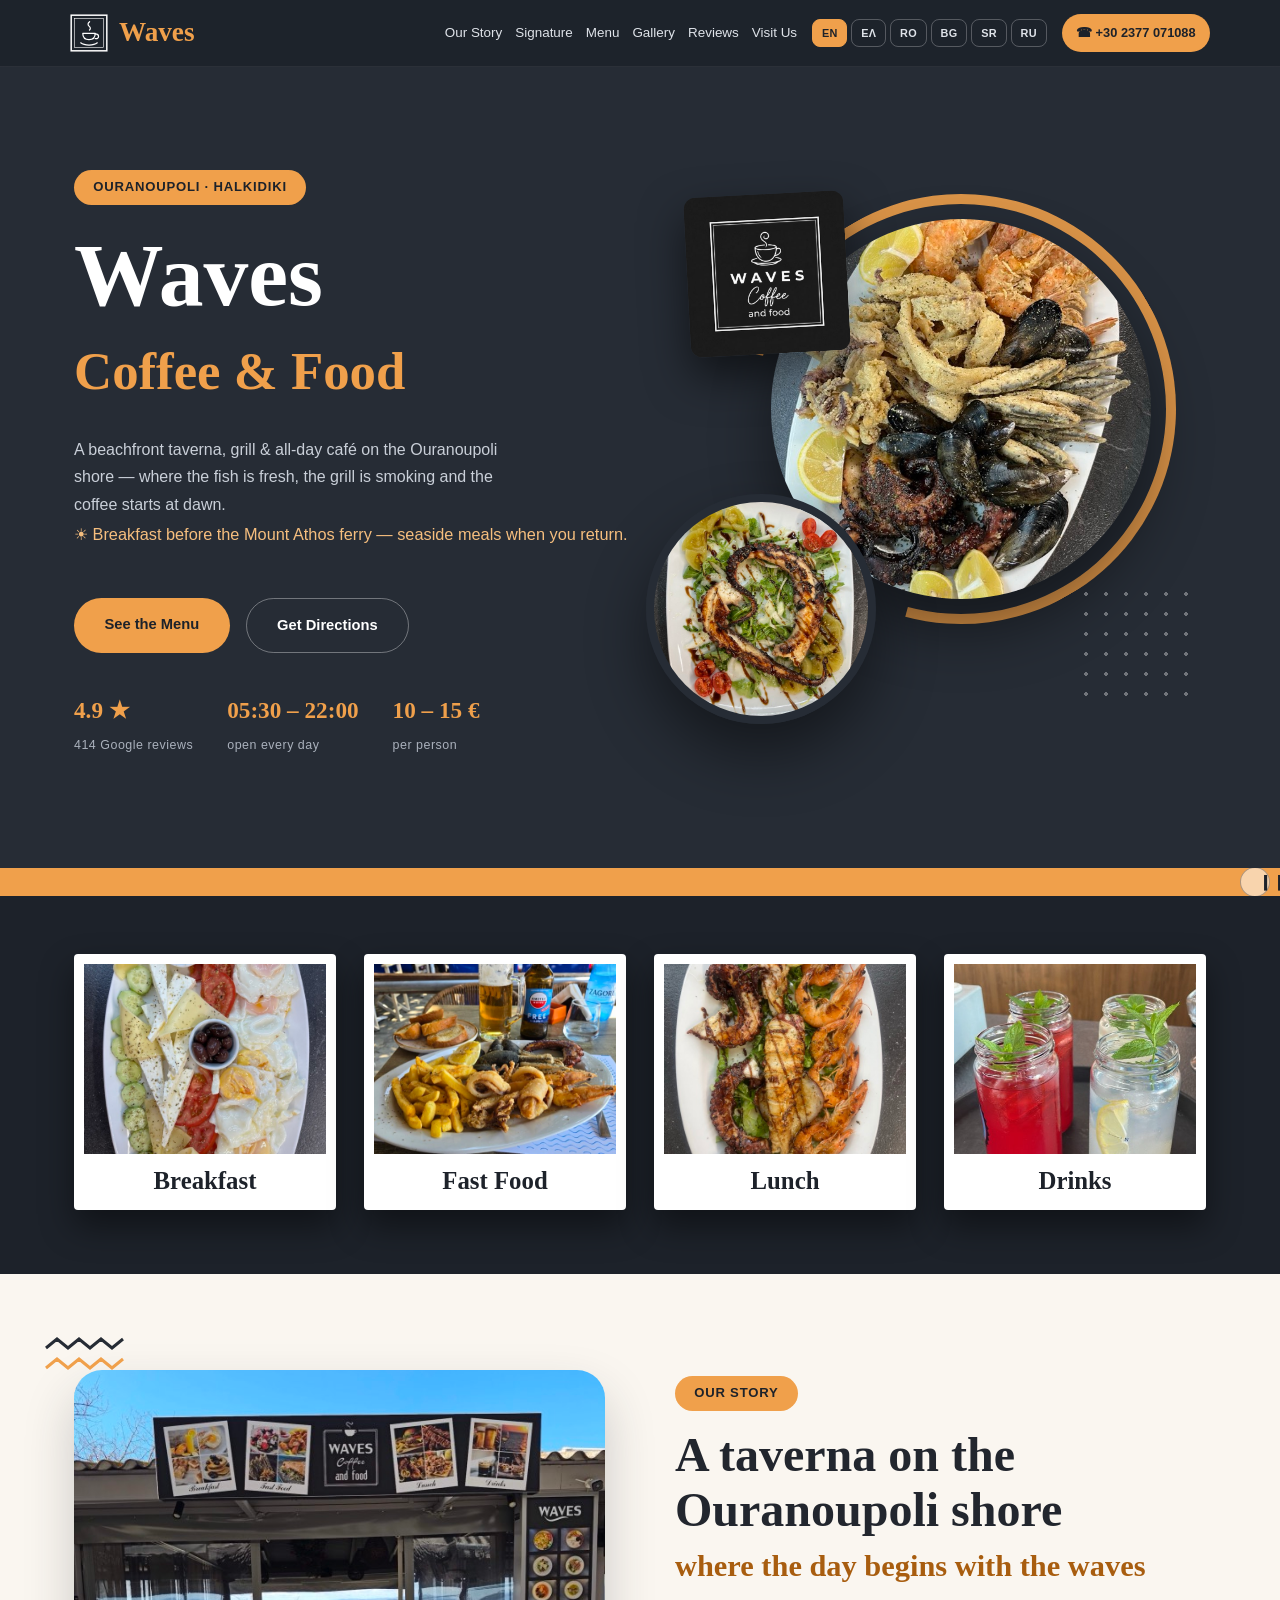
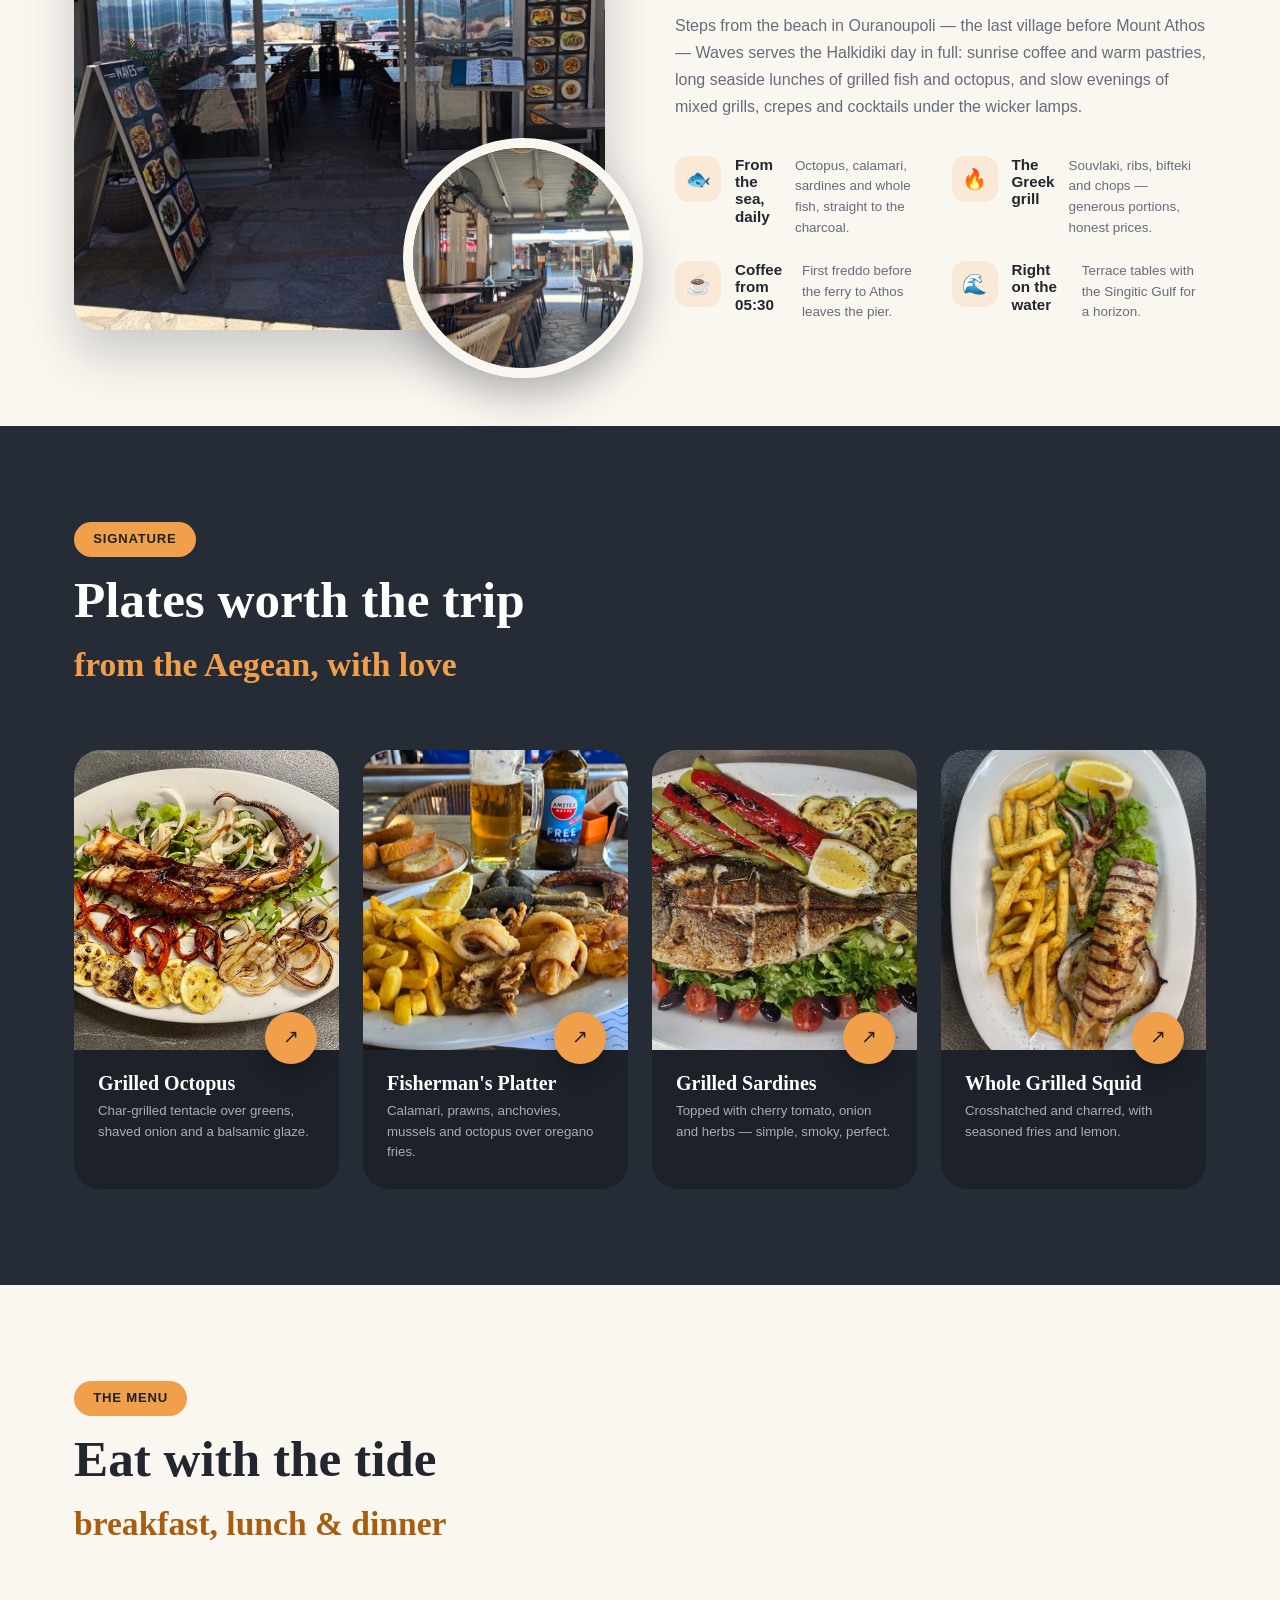
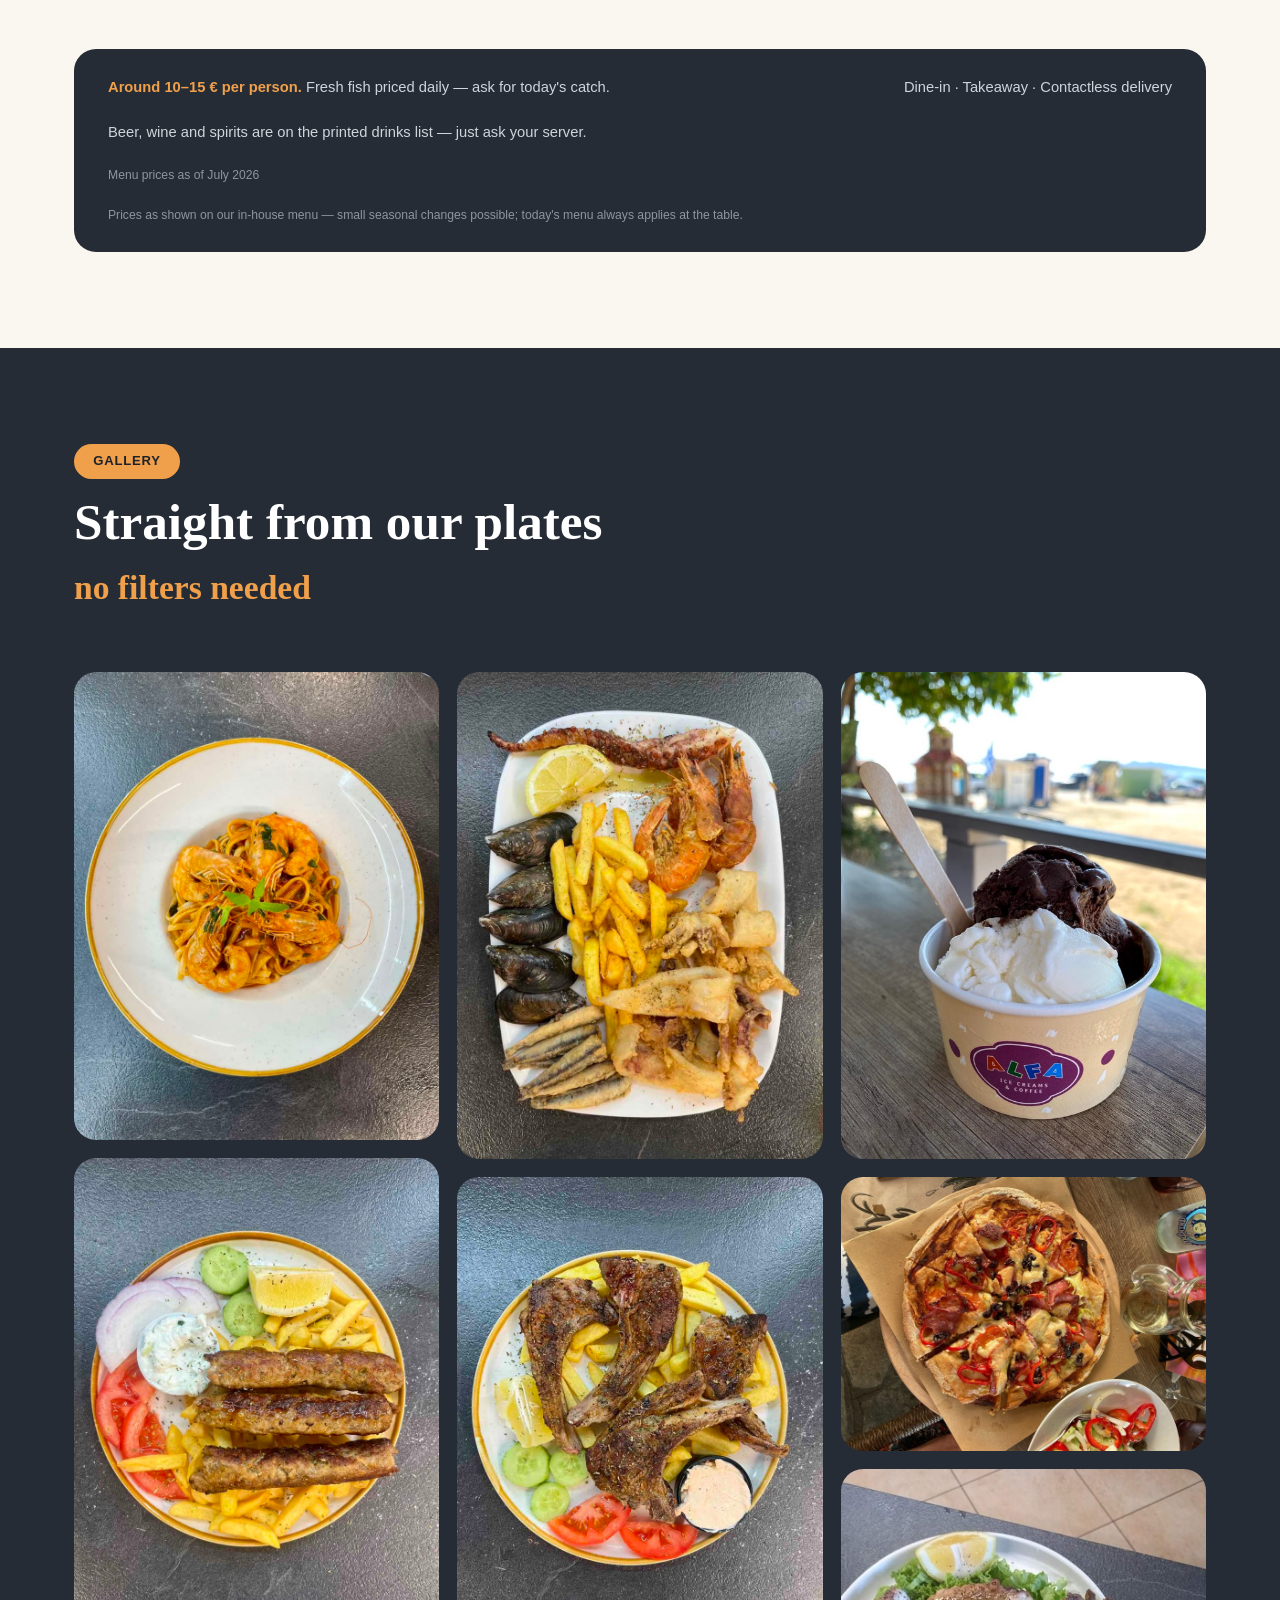
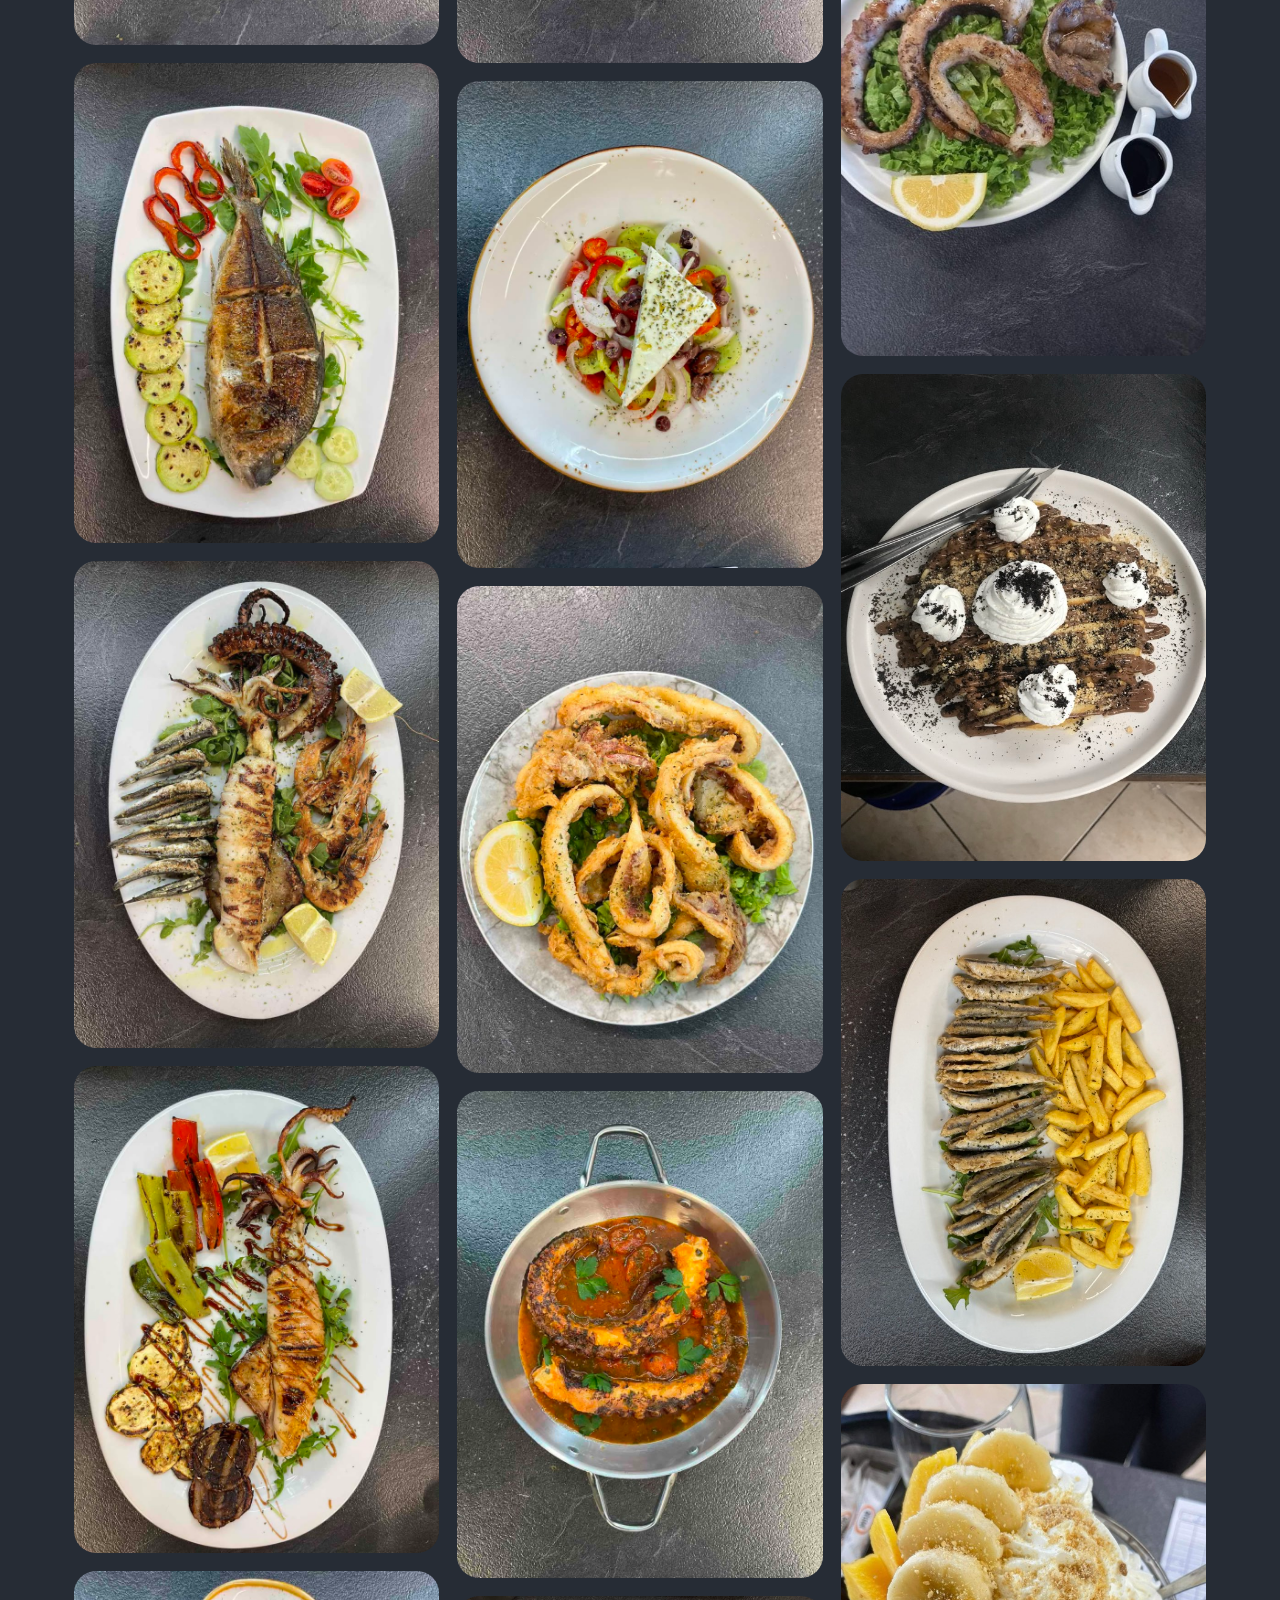
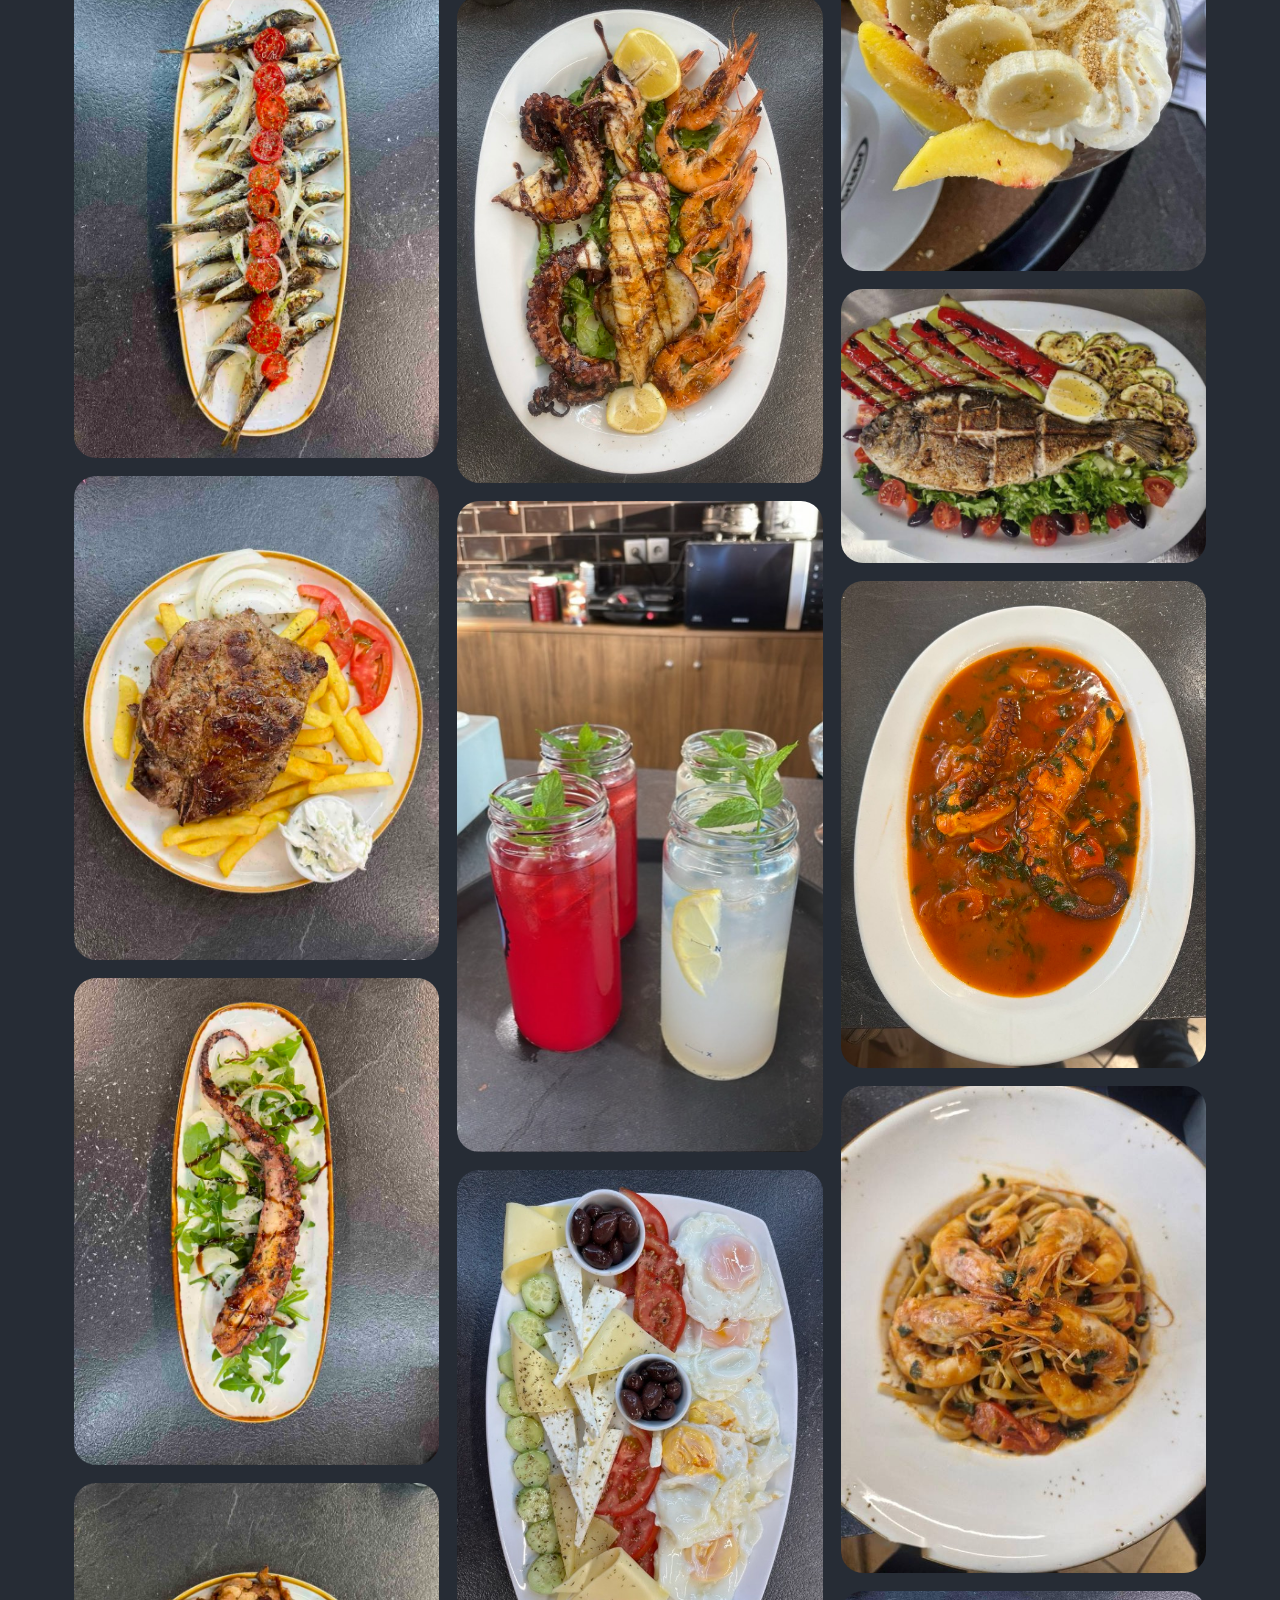
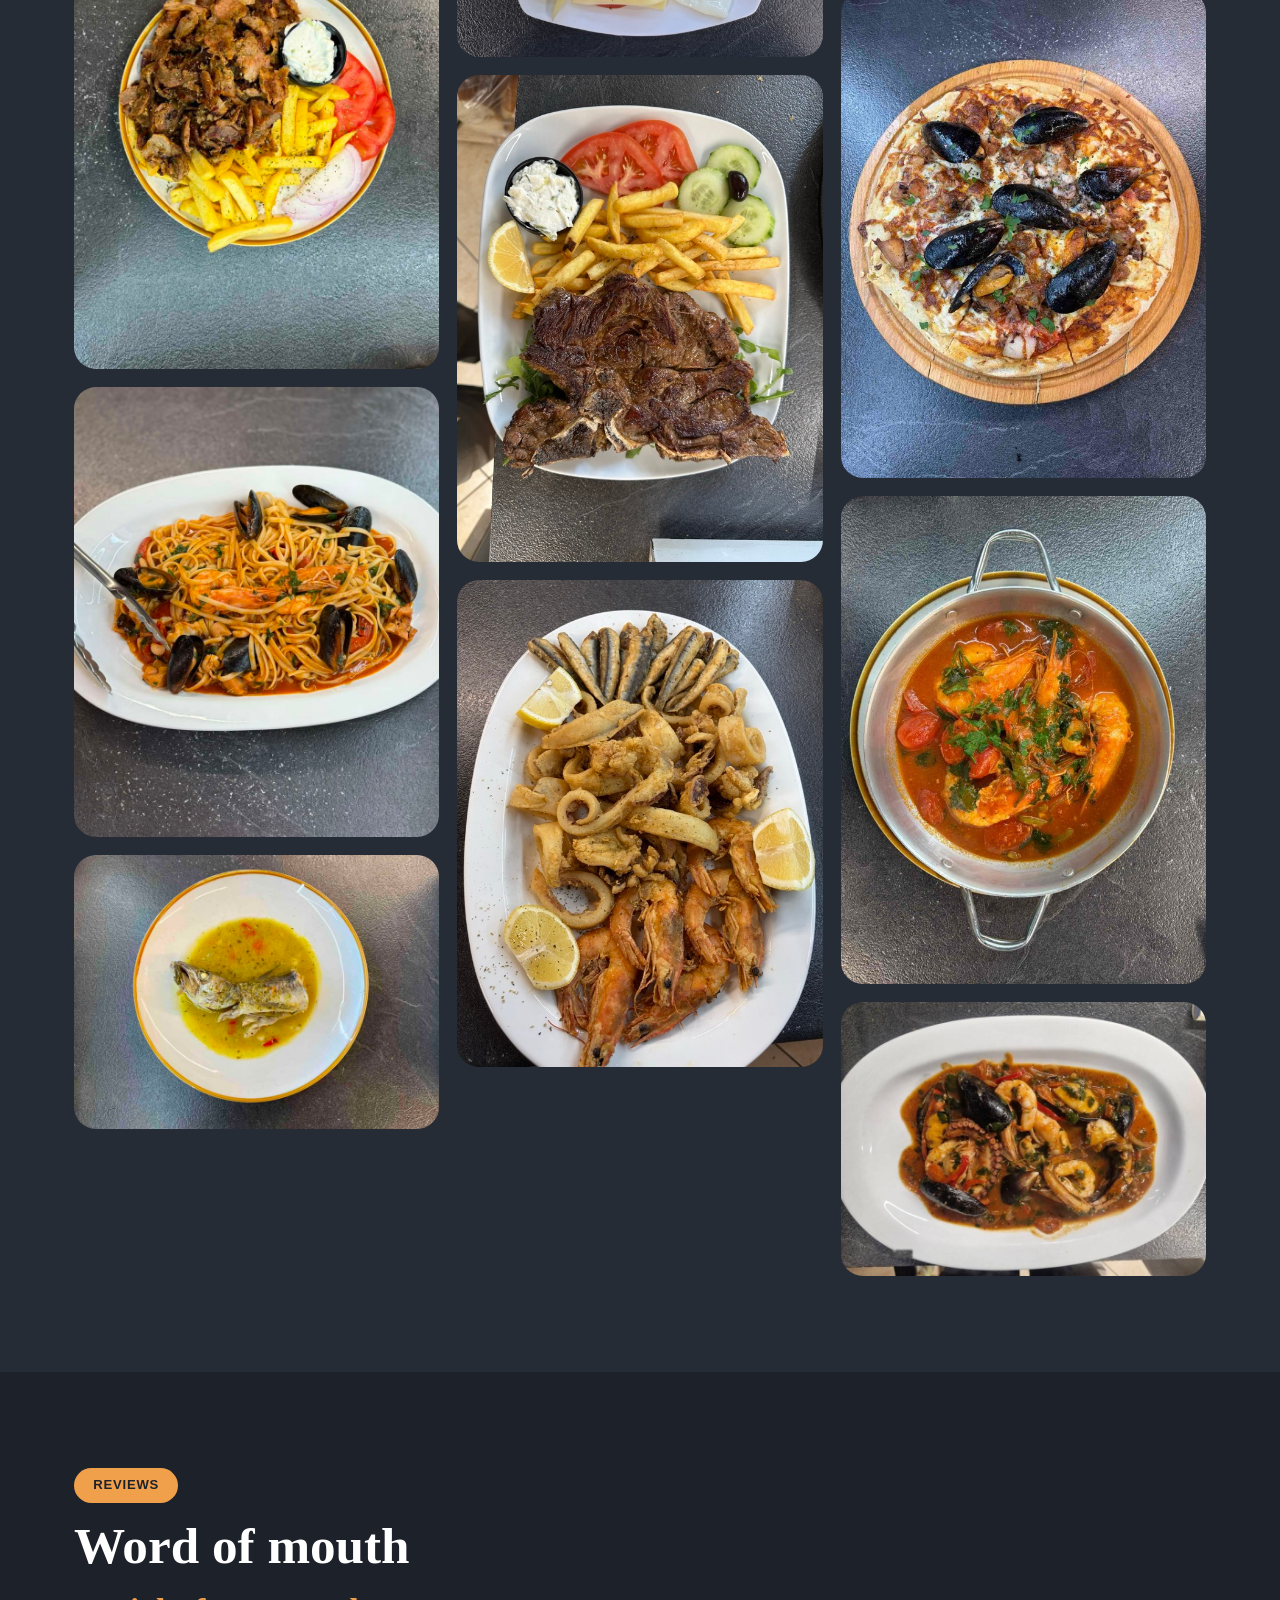
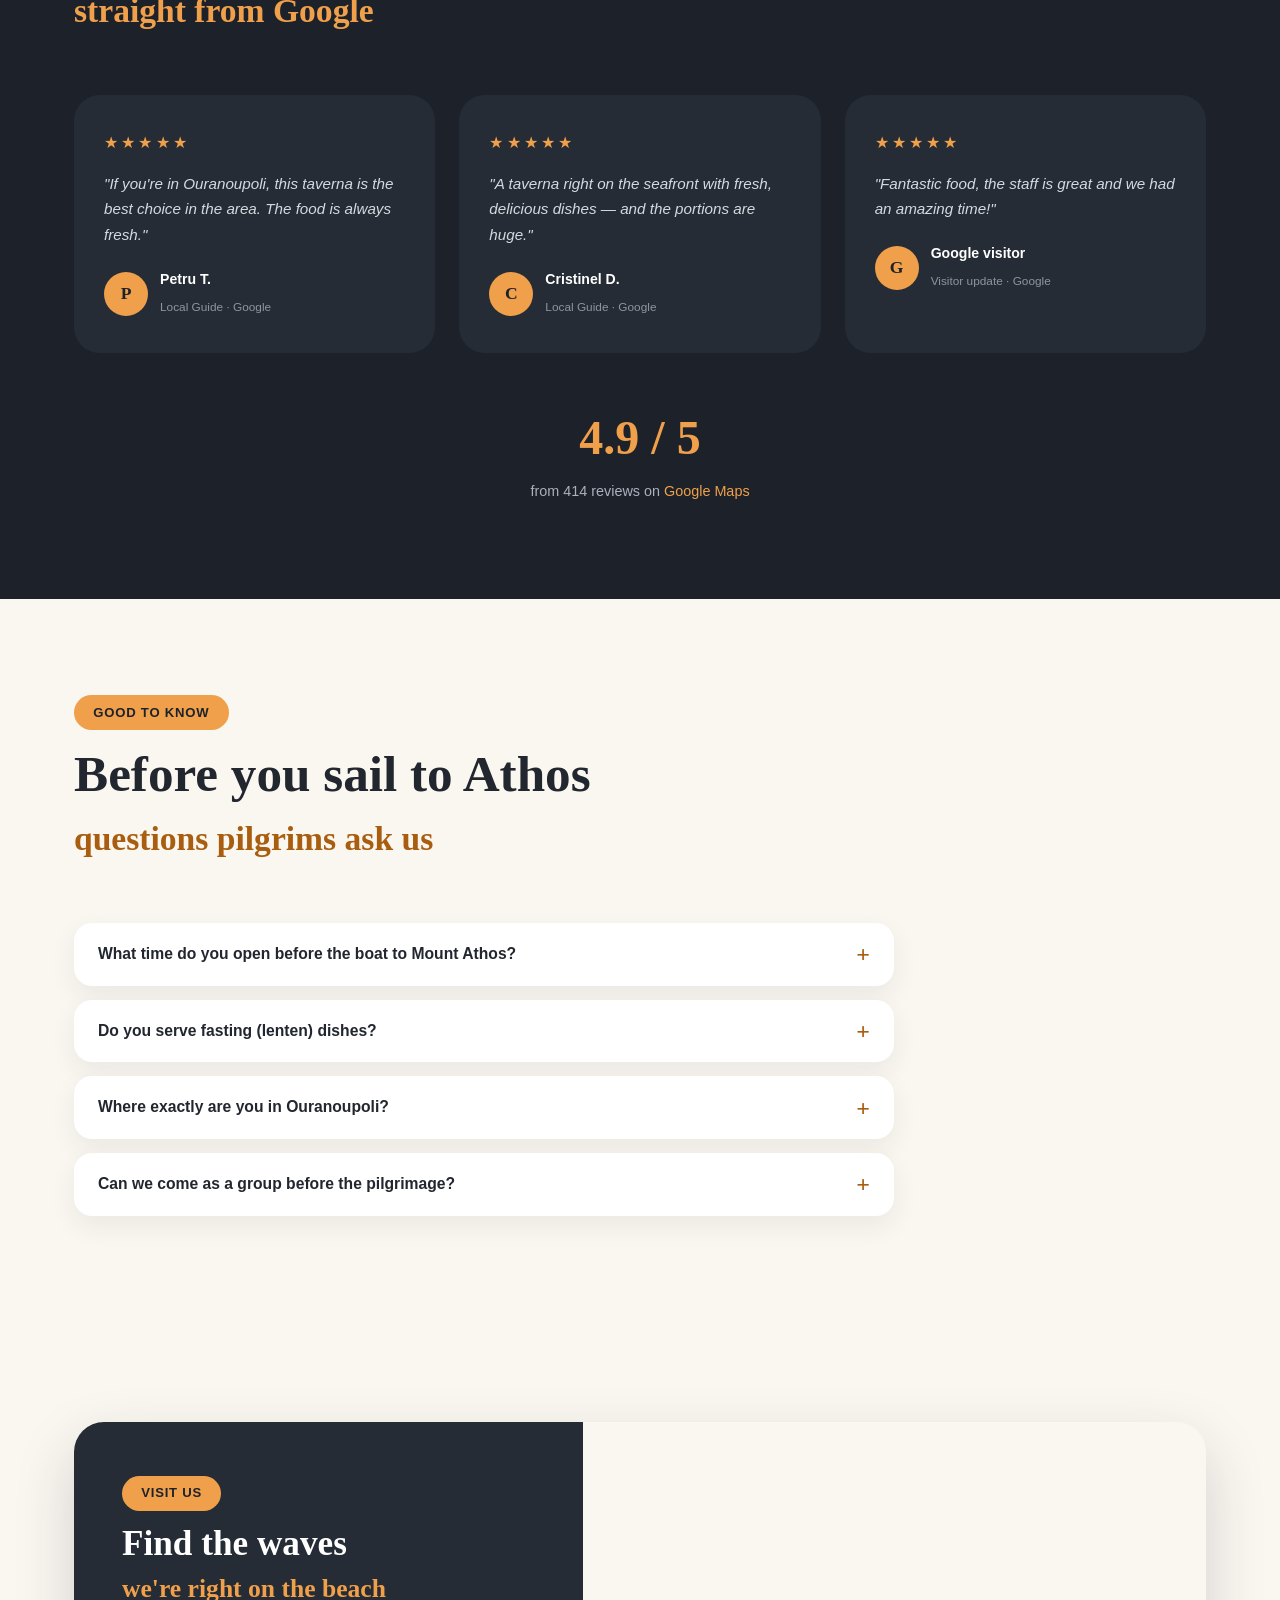
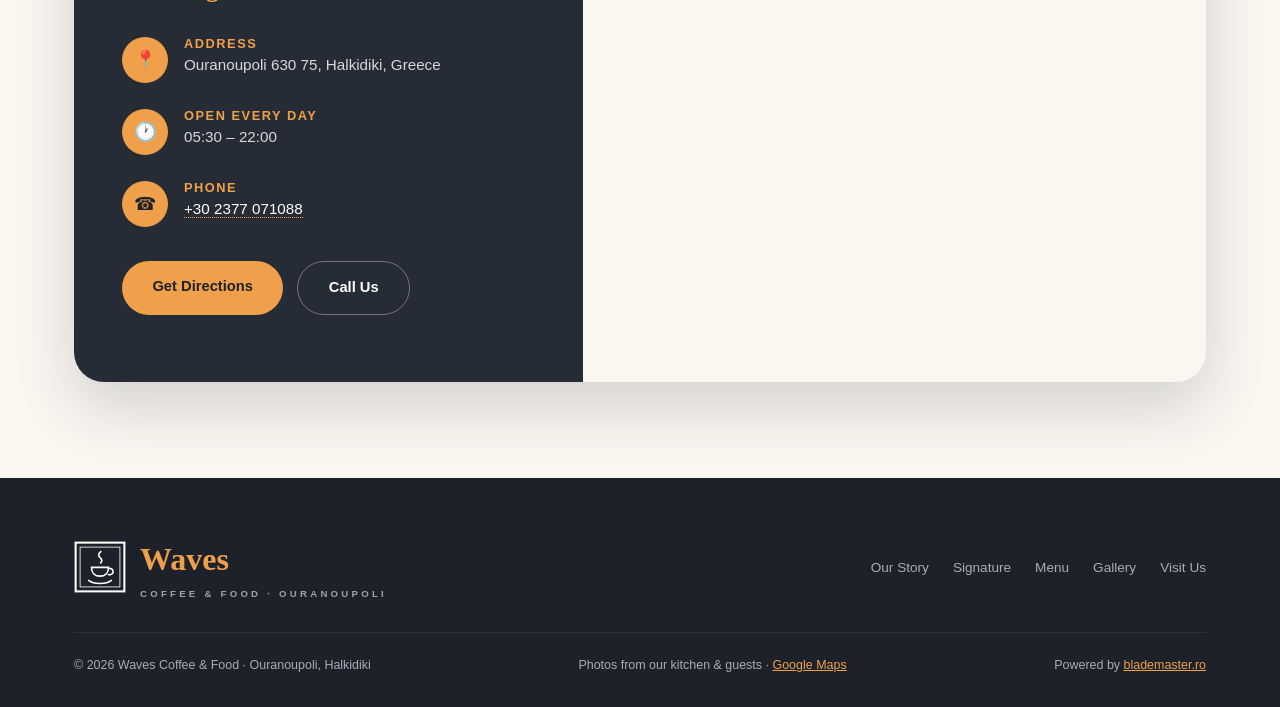
<file: _src/master.html>
<!DOCTYPE html>
<html lang="en">
<head>
<meta charset="UTF-8">
<meta name="viewport" content="width=device-width, initial-scale=1.0">
<title>Waves Coffee &amp; Food — Ouranoupoli Restaurant by Mount Athos</title>
<meta name="description" id="meta-desc" content="Beachfront taverna &amp; café in Ouranoupoli, by the Mount Athos ferry. Fresh seafood, Greek grill, breakfast from 05:30. 4.9★ on Google.">
<link rel="canonical" id="canon" href="https://waveshalkidiki.vercel.app/">
<link rel="alternate" hreflang="en" href="https://waveshalkidiki.vercel.app/">
<link rel="alternate" hreflang="el" href="https://waveshalkidiki.vercel.app/el/">
<link rel="alternate" hreflang="ro" href="https://waveshalkidiki.vercel.app/ro/">
<link rel="alternate" hreflang="bg" href="https://waveshalkidiki.vercel.app/bg/">
<link rel="alternate" hreflang="sr-Latn" href="https://waveshalkidiki.vercel.app/sr/">
<link rel="alternate" hreflang="ru" href="https://waveshalkidiki.vercel.app/ru/">
<link rel="alternate" hreflang="x-default" href="https://waveshalkidiki.vercel.app/">
<meta property="og:title" id="og-title" content="Waves Coffee &amp; Food — Ouranoupoli Restaurant by Mount Athos">
<meta property="og:description" id="og-desc" content="Beachfront taverna &amp; café in Ouranoupoli, by the Mount Athos ferry. Fresh seafood, Greek grill, breakfast from 05:30. 4.9★ on Google.">
<meta property="og:image" content="https://waveshalkidiki.vercel.app/images/og-1200x630.jpg">
<meta property="og:image:width" content="1200">
<meta property="og:image:height" content="630">
<meta property="og:image:alt" content="Mixed seafood platter at Waves Coffee & Food">
<meta property="og:url" id="og-url" content="https://waveshalkidiki.vercel.app/">
<meta property="og:type" content="restaurant.restaurant">
<meta property="og:site_name" content="Waves Coffee &amp; Food">
<meta property="og:locale" id="og-locale" content="en_US">
<meta name="twitter:card" content="summary_large_image">
<meta name="theme-color" content="#262C35">
<link rel="icon" type="image/png" href="/favicon.png">
<link rel="apple-touch-icon" href="/apple-touch-icon.png">
<link rel="icon" type="image/svg+xml" href="data:image/svg+xml,%3Csvg xmlns='http://www.w3.org/2000/svg' viewBox='0 0 64 64'%3E%3Crect width='64' height='64' rx='12' fill='%23262C35'/%3E%3Crect x='6' y='6' width='52' height='52' fill='none' stroke='white' stroke-width='2.5'/%3E%3Cpath d='M33 15c-3 2.4-3 5-.6 7.2 2.2 1.9 2.2 3.9.4 5.8' stroke='white' stroke-width='2' fill='none' stroke-linecap='round'/%3E%3Cpath d='M22 32.5h20c0 6.5-4.2 10.3-10 10.3s-10-3.8-10-10.3z' fill='none' stroke='white' stroke-width='2'/%3E%3Cpath d='M42 33.5c3.4 0 5.3 1.7 5.3 4s-2 4.4-5.5 3.4' fill='none' stroke='white' stroke-width='2' stroke-linecap='round'/%3E%3Cpath d='M19 47.5c3 2.4 8.3 3.6 13 3.6s10-1.2 13-3.6' fill='none' stroke='white' stroke-width='2' stroke-linecap='round'/%3E%3C/svg%3E">
<script type="application/ld+json" id="ld-restaurant">
{
  "@context": "https://schema.org",
  "@type": "Restaurant",
  "@id": "https://waveshalkidiki.vercel.app/#restaurant",
  "name": "Waves Coffee & Food",
  "url": "https://waveshalkidiki.vercel.app/",
  "image": "https://waveshalkidiki.vercel.app/images/facade.jpg",
  "servesCuisine": ["Greek", "Seafood", "Grill", "Café"],
  "priceRange": "€10–15",
  "telephone": "+302377071088",
  "address": {
    "@type": "PostalAddress",
    "addressLocality": "Ouranoupoli",
    "postalCode": "630 75",
    "addressRegion": "Halkidiki",
    "addressCountry": "GR"
  },
  "geo": { "@type": "GeoCoordinates", "latitude": 40.3255019, "longitude": 23.9797725 },
  "openingHoursSpecification": [{
    "@type": "OpeningHoursSpecification",
    "dayOfWeek": ["Monday","Tuesday","Wednesday","Thursday","Friday","Saturday","Sunday"],
    "opens": "05:30",
    "closes": "22:00"
  }],
  "hasMenu": "https://waveshalkidiki.vercel.app/#menu",
  "acceptsReservations": true,
  "sameAs": ["https://maps.app.goo.gl/TWM8Gz17om45NjVWA"]
}
</script>
<script type="application/ld+json" id="ld-faq">
{
  "@context": "https://schema.org",
  "@type": "FAQPage",
  "mainEntity": [
    {"@type":"Question","name":"What time do you open before the boat to Mount Athos?","acceptedAnswer":{"@type":"Answer","text":"We open at 05:30, every single day — coffee, warm pastries and a full breakfast before the first ferry leaves Ouranoupoli."}},
    {"@type":"Question","name":"Do you serve fasting (lenten) dishes?","acceptedAnswer":{"@type":"Answer","text":"Yes. Alongside fresh seafood, the menu includes lenten options — fasting pizza, vegetable soups and salads. Ask us for today's fasting dishes."}},
    {"@type":"Question","name":"Where exactly are you in Ouranoupoli?","acceptedAnswer":{"@type":"Answer","text":"Right on the beach, a short walk from the port where the boats leave for Mount Athos. Look for the Waves sign on the seafront."}},
    {"@type":"Question","name":"Can we come as a group before the pilgrimage?","acceptedAnswer":{"@type":"Answer","text":"Of course — call +30 2377 071088 and the table will be ready before your boat departs."}}
  ]
}
</script>
<style>
/*__FONTS__*/
:root{
  --charcoal:#262C35;
  --charcoal-deep:#1D222A;
  --orange:#F0A04B;
  --orange-soft:#F5BE7E;
  --orange-deep:#A85D0F;
  --cream:#FAF6F0;
  --white:#FFFFFF;
  --ink:#22262E;
  --muted:#666C79;
  --serif:'Playfair Display','Noto Serif',serif;
  --script:'Dancing Script','Caveat',cursive;
  --sans:'Poppins','Noto Sans',sans-serif;
}
*{margin:0;padding:0;box-sizing:border-box}
html{scroll-behavior:smooth;scroll-padding-top:92px}
@media(prefers-reduced-motion:reduce){
  html{scroll-behavior:auto}
  .strip-track{animation:none!important}
  .reveal{opacity:1!important;transform:none!important;transition:none!important}
  .sig-card,.menu-card,.gal img,.btn{transition:none!important}
}
:focus-visible{outline:3px solid var(--orange-deep);outline-offset:2px;border-radius:4px}
.sr-only{position:absolute;width:1px;height:1px;padding:0;margin:-1px;overflow:hidden;clip:rect(0 0 0 0);white-space:nowrap;border:0}
/* WCAG contrast on light backgrounds */
.fm-card .script,#menu .sec-head .script,#faq .sec-head .script,#story .script{color:var(--orange-deep)}
body{font-family:var(--sans);color:var(--ink);background:var(--cream);line-height:1.7;font-size:16px}
img{max-width:100%;display:block}
a{text-decoration:none;color:inherit}
h1,h2,h3{font-family:var(--serif);line-height:1.15}
.wrap{max-width:1180px;margin:0 auto;padding:0 24px}
.script{font-family:var(--script);color:var(--orange);font-weight:600}
.pill{display:inline-block;background:var(--orange);color:var(--charcoal-deep);font-weight:600;font-size:.82rem;letter-spacing:.06em;padding:.4rem 1.2rem;border-radius:999px}
.sec{padding:96px 0}
.sec-head{max-width:640px;margin-bottom:56px}
.sec-head h2{font-size:clamp(2.1rem,4.5vw,3.2rem);font-weight:700;margin:.9rem 0 .4rem}
.sec-head .script{font-size:clamp(1.5rem,3vw,2.1rem)}
.sec-head p{color:var(--muted)}
.reveal{opacity:0;transform:translateY(26px);transition:opacity .7s ease,transform .7s ease}
.reveal.on{opacity:1;transform:none}

/* ---------- nav ---------- */
nav{position:fixed;inset:0 0 auto 0;z-index:50;background:rgba(29,34,42,.86);backdrop-filter:blur(12px);border-bottom:1px solid rgba(255,255,255,.06)}
.nav-in{max-width:1180px;margin:0 auto;padding:14px 20px;display:flex;align-items:center;gap:15px}
.logo{display:flex;align-items:center;gap:11px;color:#fff}
.logo .badge{flex:none}
.logo .script{font-size:1.7rem;line-height:1}
.logo small{display:none}
.nav-links{display:flex;gap:13px;margin-left:auto}
.nav-links a{color:#dfe3e9;font-size:.84rem;font-weight:500;transition:color .2s}
.nav-links a:hover{color:var(--orange)}
.lang-sw{display:flex;gap:4px;flex-wrap:wrap}
.lang-sw-more{display:none}
.lang-sw button{background:none;border:1px solid rgba(255,255,255,.25);color:#dfe3e9;font:600 .68rem var(--sans);letter-spacing:.03em;padding:.5rem .55rem;border-radius:8px;cursor:pointer;transition:all .2s}
.lang-sw button:hover{border-color:var(--orange);color:var(--orange)}
.lang-sw button.on{background:var(--orange);color:var(--charcoal-deep);border-color:var(--orange)}
.nav-call{background:var(--orange);color:var(--charcoal-deep);font-weight:600;font-size:.8rem;padding:.5rem .9rem;border-radius:999px;white-space:nowrap;transition:background .2s}
.nav-call:hover{background:var(--orange-soft)}
.burger{display:none;background:none;border:0;cursor:pointer;padding:6px}
.burger span{display:block;width:24px;height:2px;background:#fff;margin:5px 0;border-radius:2px}

/* ---------- hero ---------- */
.hero{background:var(--charcoal);color:#fff;position:relative;overflow:hidden;padding:170px 0 110px}
.hero-in{display:grid;grid-template-columns:1.05fr .95fr;gap:48px;align-items:center}
.hero .kicker{background:var(--orange);color:var(--charcoal-deep)}
.hero h1{font-size:clamp(3.4rem,8vw,5.6rem);font-weight:800;color:#fff;margin:1.1rem 0 0}
.hero .script-line{font-size:clamp(2.1rem,4.5vw,3.3rem);margin:.1rem 0 1.2rem}
.hero p.lead{color:#c9cfd8;max-width:460px;font-weight:300}
.hero-cta{display:flex;gap:16px;margin:2rem 0 2.4rem;flex-wrap:wrap}
.btn{display:inline-block;padding:.85rem 1.9rem;border-radius:999px;font-weight:600;font-size:.92rem;transition:transform .2s,background .2s}
.btn:hover{transform:translateY(-2px)}
.btn-orange{background:var(--orange);color:var(--charcoal-deep)}
.btn-orange:hover{background:var(--orange-soft)}
.btn-ghost{border:1.5px solid rgba(255,255,255,.35);color:#fff}
.btn-ghost:hover{border-color:var(--orange);color:var(--orange)}
.hero-stats{display:flex;gap:34px;flex-wrap:wrap}
.hero-stats div strong{display:block;font-family:var(--serif);font-size:1.45rem;color:var(--orange)}
.hero-stats div span{font-size:.78rem;color:#aab1bc;letter-spacing:.04em}
.hero-art{position:relative;height:560px}
.ring{position:absolute;border-radius:50%;border:10px solid var(--orange)}
.ring-1{width:430px;height:430px;top:10px;right:30px;border-color:rgba(240,160,75,.9);border-left-color:transparent;transform:rotate(-30deg)}
.circle-img{position:absolute;border-radius:50%;overflow:hidden;box-shadow:0 30px 60px rgba(0,0,0,.45)}
.circle-img img{width:100%;height:100%;object-fit:cover}
.ci-1{width:380px;height:380px;top:35px;right:55px}
.ci-2{width:230px;height:230px;bottom:20px;right:330px;border:8px solid var(--charcoal)}
.signboard{position:absolute;left:-4px;top:10px;width:160px;height:auto;border-radius:12px;box-shadow:0 20px 44px rgba(0,0,0,.55);transform:rotate(-3deg)}
.dots{position:absolute;width:120px;height:120px;background-image:radial-gradient(rgba(255,255,255,.35) 2px,transparent 2px);background-size:20px 20px;right:10px;bottom:40px}

/* ---------- polaroid band (like the physical signboard) ---------- */
.polas{background:var(--charcoal-deep);padding:58px 0 64px}
.pol-row{display:grid;grid-template-columns:repeat(4,1fr);gap:28px}
.pol{background:#fff;padding:10px 10px 4px;border-radius:4px;box-shadow:0 16px 34px rgba(0,0,0,.45);transform:rotate(var(--r,0deg));transition:transform .3s;margin:0}
.pol:hover{transform:rotate(0deg) scale(1.04)}
.pol img{width:100%;height:190px;object-fit:cover;display:block}
.pol figcaption{text-align:center;font-family:var(--script);color:#1D222A;font-size:1.55rem;font-weight:600;padding:6px 0 4px}

/* ---------- marquee ---------- */
.strip{background:var(--orange);color:var(--charcoal-deep);overflow:hidden;padding:14px 0}
.strip-track{display:flex;gap:0;width:max-content;animation:slide 30s linear infinite}
.strip span{font-weight:600;font-size:.95rem;letter-spacing:.05em;white-space:nowrap;padding:0 18px}
.strip .sep{opacity:.55}
@keyframes slide{to{transform:translateX(-50%)}}

/* ---------- story ---------- */
.story-grid{display:grid;grid-template-columns:1fr 1fr;gap:70px;align-items:center}
.story-art{position:relative}
.story-art .main{border-radius:28px;overflow:hidden;box-shadow:0 24px 50px rgba(38,44,53,.22)}
.story-art .main img{width:100%;height:560px;object-fit:cover}
.story-art .float{position:absolute;right:-38px;bottom:-48px;width:240px;height:240px;border-radius:50%;overflow:hidden;border:10px solid var(--cream);box-shadow:0 18px 40px rgba(38,44,53,.3)}
.story-art .float img{width:100%;height:100%;object-fit:cover}
.zig{position:absolute;top:-34px;left:-30px}
.feat{display:grid;grid-template-columns:1fr 1fr;gap:22px;margin-top:2.2rem}
.feat div{display:flex;gap:14px;align-items:flex-start}
.feat .ic{flex:none;width:46px;height:46px;border-radius:14px;background:rgba(240,160,75,.16);display:grid;place-items:center;font-size:1.25rem}
.feat h3{font-family:var(--sans);font-size:.95rem;font-weight:600}
.feat p{font-size:.84rem;color:var(--muted);line-height:1.55}

/* ---------- signature ---------- */
.dark{background:var(--charcoal);color:#fff}
.dark .sec-head p{color:#aab1bc}
.sig-grid{display:grid;grid-template-columns:repeat(4,1fr);gap:24px}
.sig-card{background:var(--charcoal-deep);border-radius:26px;overflow:hidden;position:relative;transition:transform .3s}
.sig-card:hover{transform:translateY(-8px)}
.sig-card img{height:300px;width:100%;object-fit:cover}
.sig-body{padding:22px 24px 26px}
.sig-body h3{font-size:1.25rem;color:#fff;margin-bottom:.4rem}
.sig-body p{font-size:.83rem;color:#a7aeb9;line-height:1.55}
.sig-arrow{position:absolute;top:262px;right:22px;width:52px;height:52px;border-radius:50%;background:var(--orange);display:grid;place-items:center;color:var(--charcoal-deep);font-size:1.2rem;box-shadow:0 8px 20px rgba(0,0,0,.35)}

/* ---------- menu ---------- */
.menu-note{margin-top:40px;background:var(--charcoal);color:#fff;border-radius:22px;padding:26px 34px;display:flex;justify-content:space-between;align-items:center;gap:20px;flex-wrap:wrap}
.menu-note p{font-size:.92rem;color:#cfd4dc}
.menu-note p b{color:var(--orange)}
.menu-note .fine{font-size:.76rem;color:#8d95a1;width:100%}

/* ---------- full menu ---------- */
.fullmenu{columns:3;column-gap:24px}
.fm-card{background:#fff;border-radius:26px;padding:28px 26px 24px;box-shadow:0 14px 34px rgba(38,44,53,.08);break-inside:avoid;margin:0 0 24px}
.fm-card .mc-img{width:84px;height:84px;border-radius:50%;overflow:hidden;border:5px solid rgba(240,160,75,.35);margin-bottom:14px}
.fm-card .mc-img img{width:100%;height:100%;object-fit:cover}
.fm-card h3{font-size:1.35rem;margin-bottom:0}
.fm-t{all:unset;box-sizing:border-box;font:inherit;color:inherit;width:100%;display:flex;justify-content:space-between;align-items:center;gap:10px}
.fm-t:focus-visible{outline:3px solid var(--orange-deep);outline-offset:2px;border-radius:4px}
.fm-card .script{font-size:1.05rem;display:block;margin-bottom:10px}
.fm-card ul{list-style:none}
.fm-card li{padding:.42rem 0;border-bottom:1px dashed #eee7da}
.fm-card li:last-child{border-bottom:0}
.fm-row{display:flex;align-items:baseline;gap:8px}
.fm-row .nm{font-size:.88rem;color:#3d4350;font-weight:500}
.fm-row .ld{flex:1;border-bottom:2px dotted #d8cfc0;transform:translateY(-4px);min-width:14px}
.fm-row .pr{font-weight:600;color:var(--orange-deep);font-size:.9rem;white-space:nowrap}
.fm-desc{font-size:.76rem;color:var(--muted);line-height:1.45;margin-top:2px}
li.fm-hdr{font-family:var(--sans);font-size:.72rem;font-weight:700;letter-spacing:.14em;text-transform:uppercase;color:var(--orange-deep);padding:.95rem 0 .25rem;border-bottom:0}

/* ---------- gallery ---------- */
.gal{columns:3;column-gap:18px}
.gal figure{margin:0 0 18px;border-radius:22px;overflow:hidden;position:relative;break-inside:avoid}
.gal img{width:100%;height:auto;transition:transform .5s}
.gal figure:hover img{transform:scale(1.05)}
.gal figcaption{position:absolute;inset:auto 0 0 0;padding:30px 16px 12px;font-size:.78rem;font-weight:500;color:#fff;background:linear-gradient(transparent,rgba(29,34,42,.85));opacity:0;transition:opacity .3s}
.gal figure:hover figcaption{opacity:1}
@media(hover:none){.gal figcaption{opacity:1}}

/* ---------- reviews ---------- */
.rev-grid{display:grid;grid-template-columns:repeat(3,1fr);gap:24px}
.rev-card{background:var(--charcoal);border-radius:26px;padding:34px 30px;position:relative}
.rev-card .stars{color:var(--orange);letter-spacing:.2em;font-size:1rem;margin-bottom:14px}
.rev-card p{font-size:.95rem;color:#d4d9e0;font-style:italic;margin-bottom:20px}
.rev-card footer{display:flex;align-items:center;gap:12px}
.rev-card .avatar{width:44px;height:44px;border-radius:50%;background:var(--orange);color:var(--charcoal-deep);display:grid;place-items:center;font-weight:700;font-family:var(--serif);font-size:1.1rem}
.rev-card footer b{display:block;font-size:.88rem;color:#fff}
.rev-card footer span{font-size:.74rem;color:#8d95a1}
.rev-badge{margin-top:44px;text-align:center}
.rev-badge .big{font-family:var(--serif);font-size:3rem;color:var(--orange);font-weight:800}
.rev-badge p{color:#aab1bc;font-size:.9rem}

/* ---------- visit ---------- */
.visit-grid{display:grid;grid-template-columns:.9fr 1.1fr;gap:0;border-radius:30px;overflow:hidden;box-shadow:0 24px 60px rgba(38,44,53,.18)}
.visit-info{background:var(--charcoal);color:#fff;padding:54px 48px}
.visit-info h2{color:#fff;font-size:2.2rem;margin:.8rem 0 .2rem}
.visit-info .script{font-size:1.6rem}
.v-row{display:flex;gap:16px;align-items:flex-start;margin-top:26px}
.v-row .ic{flex:none;width:46px;height:46px;border-radius:50%;background:var(--orange);color:var(--charcoal-deep);display:grid;place-items:center;font-size:1.15rem}
.v-row h3{font-family:var(--sans);font-size:.8rem;letter-spacing:.12em;color:var(--orange);font-weight:600;text-transform:uppercase}
.v-row p{color:#d4d9e0;font-size:.95rem}
.v-row a{color:#fff;border-bottom:1px dotted var(--orange)}
.visit-cta{display:flex;gap:14px;margin-top:34px;flex-wrap:wrap}
.visit-map iframe{width:100%;height:100%;min-height:560px;border:0;display:block;filter:saturate(.9)}

/* ---------- footer ---------- */
footer.site{background:var(--charcoal-deep);color:#a6adb9;padding:54px 0 30px}
.foot-grid{display:flex;justify-content:space-between;gap:30px;align-items:center;flex-wrap:wrap;border-bottom:1px solid rgba(255,255,255,.07);padding-bottom:30px;margin-bottom:22px}
.foot-logo .script{font-size:2rem}
.foot-logo small{display:block;font-size:.6rem;letter-spacing:.34em;color:#99a2ae;font-weight:600}
.foot-nav{display:flex;gap:24px;flex-wrap:wrap}
.foot-nav a{font-size:.85rem;transition:color .2s}
.foot-nav a:hover{color:var(--orange)}
.foot-base{display:flex;justify-content:space-between;gap:16px;flex-wrap:wrap;font-size:.78rem}
.foot-base a{color:var(--orange);text-decoration:underline}

/* ---------- faq ---------- */
.faq-list{max-width:820px}
.faq-list details{background:#fff;border-radius:18px;box-shadow:0 10px 26px rgba(38,44,53,.07);margin-bottom:14px;overflow:hidden}
.faq-list summary{cursor:pointer;list-style:none;display:flex;justify-content:space-between;align-items:center;gap:16px;padding:18px 24px;font-weight:600;font-size:.98rem}
.faq-list summary::-webkit-details-marker{display:none}
.faq-list summary::after{content:'+';font-family:var(--serif);font-size:1.5rem;color:var(--orange-deep);flex:none;line-height:1}
.faq-list details[open] summary::after{content:'–'}
.faq-list details p{padding:0 24px 20px;color:var(--muted);font-size:.92rem}
/* the card clips its own overflow, so draw the ring inside the summary box */
.faq-list summary:focus-visible{outline-offset:-3px}
.hero .tagline{display:inline-block;margin:.2rem 0 1.1rem;font-weight:500;color:var(--orange-soft);font-size:1.02rem}


/* skip link */
.skip{position:absolute;left:-9999px;top:0;z-index:99;background:var(--orange);color:var(--charcoal-deep);font-weight:600;font-size:.9rem;padding:.7rem 1.2rem;border-radius:0 0 10px 0}
.skip:focus{left:0}
/* the language switcher is a set of links now, styled as the buttons were */
.lang-sw a{background:none;border:1px solid rgba(255,255,255,.25);color:#dfe3e9;font:600 .68rem var(--sans);letter-spacing:.03em;padding:.5rem .55rem;border-radius:8px;cursor:pointer;transition:all .2s;text-decoration:none;line-height:1}
.lang-sw a:hover{border-color:var(--orange);color:var(--orange)}
.lang-sw a.on{background:var(--orange);color:var(--charcoal-deep);border-color:var(--orange)}
/* pause control for the moving banner (WCAG 2.2.2) */
.strip{position:relative}
.strip-pause{position:absolute;right:10px;top:50%;transform:translateY(-50%);width:30px;height:30px;border-radius:50%;border:1px solid rgba(29,34,42,.35);background:rgba(255,255,255,.55);color:var(--charcoal-deep);font-size:.6rem;line-height:1;cursor:pointer;display:grid;place-items:center}
.strip-pause:hover{background:#fff}
.strip.paused .strip-track{animation-play-state:paused}
/* a call button that survives the mobile breakpoint */
.nav-call-sm{display:none;width:44px;height:44px;border-radius:50%;background:var(--orange);color:var(--charcoal-deep);place-items:center;flex:none}
/* jump straight to a menu category on small screens */
.fm-chips{display:none;gap:8px;overflow-x:auto;padding:2px 2px 14px;margin-bottom:6px;-webkit-overflow-scrolling:touch;scrollbar-width:none}
.fm-chips::-webkit-scrollbar{display:none}
.fm-chips button{flex:none;background:#fff;border:1px solid #e6dccd;color:#3d4350;font:600 .8rem var(--sans);padding:.55rem .9rem;border-radius:999px;cursor:pointer;white-space:nowrap}
.fm-chips button:hover{border-color:var(--orange-deep);color:var(--orange-deep)}


/* 404 */
.nf-page{min-height:100vh;display:grid;place-content:center;justify-items:center;text-align:center;gap:14px;padding:40px 24px;background:var(--charcoal);color:#fff}
.nf-page h1{font-size:clamp(2rem,6vw,3.4rem)}
.nf-lead{color:#c9cfd8;max-width:34ch}
.nf-langs{display:flex;gap:10px;color:#8d95a1;font-size:.8rem;letter-spacing:.1em}
.nf-langs a{color:var(--orange)}

/* ---------- responsive ---------- */
@media(max-width:1020px){
  .hero-in{grid-template-columns:1fr}
  .hero-art{width:100%;height:480px;max-width:520px;margin:0 auto}
  .ring-1{width:360px;height:360px;right:20px}
  .ci-1{width:320px;height:320px;right:40px}
  .ci-2{width:190px;height:190px;right:290px}
  .sig-grid{grid-template-columns:repeat(2,1fr)}
  .fullmenu{columns:2}
  .gal{columns:3}
  .story-grid{grid-template-columns:1fr;gap:80px}
  .story-art .float{right:0}
  .pol-row{grid-template-columns:repeat(2,1fr)}
  .rev-grid{grid-template-columns:1fr;max-width:560px;margin:0 auto}
  .visit-grid{grid-template-columns:1fr}
  .visit-map iframe{min-height:380px}
}
@media(max-width:1180px){
  .nav-links,.nav-call{display:none}
  .nav-call-sm{display:grid}
  .burger{display:block;padding:12px}
  nav.open .nav-links{display:flex;position:absolute;top:100%;left:0;right:0;background:var(--charcoal-deep);flex-direction:column;padding:18px 24px;gap:16px}
  .lang-sw{margin-left:auto}
}
@media(max-width:640px){
  .sec{padding:64px 0}
  .fm-t{cursor:pointer}
  .fm-t::after{content:'+';font-family:var(--serif);color:var(--orange-deep);font-size:1.5rem;line-height:1;flex:none}
  .fm-card.open .fm-t::after{content:'–'}
  .fm-card ul{display:none}
  .fm-card.open ul{display:block}
  .nav-in{gap:8px}
  .logo .script{font-size:1.45rem}
  .logo .badge{width:32px;height:32px}
  .lang-sw{margin-left:auto;gap:3px;flex-wrap:nowrap}
  .lang-sw a{padding:.42rem .4rem;font-size:.64rem}
  .nav-call-sm{width:40px;height:40px}
  .burger{padding:9px}
  .nav-in > .lang-sw a{display:none}
  /* EN + RO always, plus whichever language the visitor is actually reading */
  .nav-in > .lang-sw a[data-lang="en"],.nav-in > .lang-sw a[data-lang="ro"],.nav-in > .lang-sw a.on{display:inline-block}
  .fm-chips{display:flex}
  nav.open .nav-links .lang-sw-more{display:flex;flex-wrap:wrap;margin-top:6px}
  .hero{padding:94px 0 40px}
  .hero h1{font-size:clamp(2.8rem,12.5vw,3.4rem)}
  .hero .script-line{font-size:clamp(1.7rem,7.5vw,2.2rem);margin:.1rem 0 .7rem}
  /* the tagline already carries the pitch on a phone; the long lead would push the food below the fold */
  .hero p.lead{display:none}
  .hero .tagline{font-size:.95rem;margin:.2rem 0 .2rem}
  .hero-cta{margin:1rem 0 1.1rem;gap:10px}
  .hero-stats{display:grid;grid-template-columns:repeat(3,auto);justify-content:start;gap:4px 20px}
  .hero-stats div strong{font-size:1.1rem}
  .hero-stats div span{font-size:.7rem}
  .hero-art{height:320px;max-width:290px;margin-top:10px}
  .ring-1{width:238px;height:238px;top:0;left:50%;right:auto;margin-left:-119px}
  .ci-1{width:212px;height:212px;top:17px;left:50%;right:auto;margin-left:-106px}
  .ci-2{width:126px;height:126px;right:auto;left:4px;bottom:4px}
  .signboard{left:auto;right:0;top:auto;bottom:14px;width:112px}
  .pol-row{gap:14px}
  .pol img{height:128px}
  .pol figcaption{font-size:1.2rem}
  .dots{display:none}
  .sig-grid,.feat{grid-template-columns:1fr}
  .fullmenu{columns:1}
  .gal{columns:2;column-gap:12px}
  .story-art .float{right:-6px;width:180px;height:180px}
  .visit-info{padding:40px 28px}
}

/* utility classes (kept out of style="" so the CSP can forbid inline styles) */
picture{display:contents}
/* no Greek handwriting face exists in this family set: the Greek pages use an italic serif for the same accent role */
html[lang="el"] .script{font-family:var(--serif);font-style:italic;letter-spacing:.01em}
.story-h2{font-size:clamp(2.1rem,4vw,3rem);margin:1rem 0 .2rem}
.story-sc{font-size:1.9rem;margin-bottom:1.2rem}
.t-muted{color:var(--muted)}
.t-orange{color:var(--orange)}
.on-dark{color:#fff}
.sc-lg{font-size:1.8rem}
.bg-deep{background:var(--charcoal-deep)}
.foot-logo{display:flex;align-items:center;gap:14px}
.pol-r1{--r:-3.5deg}.pol-r2{--r:2.5deg}.pol-r3{--r:-2deg}.pol-r4{--r:3deg}
</style>
</head>
<body>
<a class="skip" href="#main" data-i18n="a11y_skip">Skip to main content</a>

<nav id="nav">
  <div class="nav-in">
    <a class="logo" href="#top">
      <svg class="badge" width="38" height="38" viewBox="0 0 64 64" fill="none" aria-hidden="true">
        <rect x="2" y="2" width="60" height="60" stroke="#fff" stroke-width="2.5"/>
        <rect x="7.5" y="7.5" width="49" height="49" stroke="#fff" stroke-width="1"/>
        <path d="M33 13c-3.4 2.6-3.4 5.4-.6 7.8 2.4 2 2.4 4.2.4 6.2" stroke="#fff" stroke-width="2" stroke-linecap="round"/>
        <path d="M21.5 32.5h21c0 6.8-4.4 10.8-10.5 10.8s-10.5-4-10.5-10.8z" stroke="#fff" stroke-width="2" stroke-linejoin="round"/>
        <path d="M42.5 33.5c3.6 0 5.6 1.8 5.6 4.2s-2.2 4.6-5.8 3.6" stroke="#fff" stroke-width="2" stroke-linecap="round"/>
        <path d="M18 48.5c3.2 2.6 8.8 3.8 14 3.8s10.8-1.2 14-3.8" stroke="#fff" stroke-width="2" stroke-linecap="round"/>
      </svg>
      <span class="script">Waves</span>
      <small>COFFEE &amp; FOOD</small>
    </a>
    <div class="nav-links" id="navlinks">
      <a href="#story" data-i18n="nav_story">Our Story</a>
      <a href="#signature" data-i18n="nav_sig">Signature</a>
      <a href="#menu" data-i18n="nav_menu">Menu</a>
      <a href="#gallery" data-i18n="nav_gal">Gallery</a>
      <a href="#reviews" data-i18n="nav_rev">Reviews</a>
      <a href="#visit" data-i18n="nav_visit">Visit Us</a>
      <div class="lang-sw lang-sw-more" role="group" aria-label="More languages" data-i18n-attr="aria-label:a11y_langmore">
        <a href="/el/" data-lang="el" hreflang="el">ΕΛ</a>
        <a href="/bg/" data-lang="bg" hreflang="bg">BG</a>
        <a href="/sr/" data-lang="sr" hreflang="sr-Latn">SR</a>
        <a href="/ru/" data-lang="ru" hreflang="ru">RU</a>
      </div>
    </div>
    <div class="lang-sw" id="langsw" role="group" aria-label="Language" data-i18n-attr="aria-label:a11y_lang">
      <a href="/" data-lang="en" hreflang="en">EN</a>
      <a href="/el/" data-lang="el" hreflang="el">ΕΛ</a>
      <a href="/ro/" data-lang="ro" hreflang="ro">RO</a>
      <a href="/bg/" data-lang="bg" hreflang="bg">BG</a>
      <a href="/sr/" data-lang="sr" hreflang="sr-Latn">SR</a>
      <a href="/ru/" data-lang="ru" hreflang="ru">RU</a>
    </div>
    <a class="nav-call" href="tel:+302377071088">☎ +30 2377 071088</a>
    <a class="nav-call-sm" href="tel:+302377071088" aria-label="Call us" data-i18n-attr="aria-label:cta_call"><svg width="20" height="20" viewBox="0 0 24 24" fill="none" aria-hidden="true"><path d="M6.6 10.8a15.1 15.1 0 006.6 6.6l2.2-2.2c.3-.3.7-.4 1-.2 1.1.4 2.3.6 3.5.6.6 0 1 .5 1 1V20c0 .6-.4 1-1 1A17 17 0 013 4c0-.6.5-1 1-1h3.5c.6 0 1 .4 1 1 0 1.2.2 2.4.6 3.5.1.4 0 .8-.3 1.1l-2.2 2.2z" fill="currentColor"/></svg></a>
    <button class="burger" id="burger" aria-label="Menu" data-i18n-attr="aria-label:a11y_burger" aria-expanded="false" aria-controls="navlinks"><span></span><span></span><span></span></button>
  </div>
</nav>

<header class="hero" id="top">
  <div class="wrap hero-in">
    <div>
      <span class="pill kicker" data-i18n="kicker">OURANOUPOLI · HALKIDIKI</span>
      <h1>Waves<span class="sr-only" data-i18n="h1_tail"> — Coffee &amp; Food, beachfront restaurant in Ouranoupoli, near Mount Athos</span></h1>
      <div class="script script-line">Coffee &amp; Food</div>
      <p class="lead" data-i18n="lead">A beachfront taverna, grill &amp; all-day café on the Ouranoupoli shore — where the fish is fresh, the grill is smoking and the coffee starts at dawn.</p>
      <span class="tagline" data-i18n="tagline">☀ Breakfast before the Mount Athos ferry — seaside meals when you return.</span>
      <div class="hero-cta">
        <a class="btn btn-orange" href="#menu" data-i18n="cta_menu">See the Menu</a>
        <a class="btn btn-ghost" href="https://www.google.com/maps/dir/?api=1&amp;destination=40.3255019%2C23.9797725" target="_blank" rel="noopener" data-i18n="cta_dir">Get Directions</a>
      </div>
      <div class="hero-stats">
        <div><strong>4.9 ★</strong><span data-i18n="st_rev">414 Google reviews</span></div>
        <div><strong>05:30 – 22:00</strong><span data-i18n="st_open">open every day</span></div>
        <div><strong>10 – 15 €</strong><span data-i18n="st_pp">per person</span></div>
      </div>
    </div>
    <div class="hero-art">
      <div class="ring ring-1"></div>
      <div class="circle-img ci-1"><img src="/images/seafood-platter-800.jpg" sizes="(max-width:640px) 212px, 380px" width="600" height="800" fetchpriority="high" alt="Mixed seafood platter — shrimp, calamari, mussels and grilled octopus" data-i18n-attr="alt:alt_hero1"></div>
      <div class="circle-img ci-2"><img src="/images/octopus-balsamic-800.jpg" sizes="(max-width:640px) 126px, 230px" width="600" height="800" alt="Char-grilled octopus with balsamic glaze" data-i18n-attr="alt:alt_hero2"></div>
      <img class="signboard" src="/images/waves-sign-520.jpg" alt="Waves Coffee and Food — the signboard logo" data-i18n-attr="alt:alt_sign" width="520" height="520" loading="lazy">
      <div class="dots"></div>
    </div>
  </div>
</header>

<div class="strip">
  <div class="strip-track" id="strip-track" aria-hidden="true"></div>
  <button class="strip-pause" id="strip-pause" type="button" aria-pressed="false" aria-label="Pause the scrolling banner" data-i18n-attr="aria-label:a11y_pause"><span aria-hidden="true">❙❙</span></button>
</div>

<main id="main">

<section class="polas" aria-label="Breakfast, fast food, lunch and drinks at Waves">
  <div class="wrap pol-row">
    <figure class="pol reveal pol-r1"><img src="/images/greek-breakfast-800.jpg" sizes="(max-width:640px) 40vw, 150px" alt="" width="600" height="800" loading="lazy"><figcaption data-i18n="pol_1">Breakfast</figcaption></figure>
    <figure class="pol reveal pol-r2"><img src="/images/fried-platter-800.jpg" sizes="(max-width:640px) 40vw, 150px" alt="" data-i18n-attr="alt:s2_h" width="800" height="450" loading="lazy"><figcaption data-i18n="pol_2">Fast Food</figcaption></figure>
    <figure class="pol reveal pol-r3"><img src="/images/grill-platter-800.jpg" sizes="(max-width:640px) 40vw, 150px" alt="" width="600" height="800" loading="lazy"><figcaption data-i18n="pol_3">Lunch</figcaption></figure>
    <figure class="pol reveal pol-r4"><img src="/images/coolers-800.jpg" sizes="(max-width:640px) 40vw, 150px" alt="" width="450" height="800" loading="lazy"><figcaption data-i18n="pol_4">Drinks</figcaption></figure>
  </div>
</section>

<section class="sec" id="story">
  <div class="wrap story-grid">
    <div class="story-art reveal">
      <svg class="zig" aria-hidden="true" width="90" height="40" viewBox="0 0 90 40" fill="none"><path d="M2 12l11-9 11 9 11-9 11 9 11-9 11 9 11-9" stroke="#262C35" stroke-width="3"/><path d="M2 32l11-9 11 9 11-9 11 9 11-9 11 9 11-9" stroke="#F0A04B" stroke-width="3"/></svg>
      <div class="main"><img src="/images/facade-800.jpg" sizes="(max-width:1020px) 100vw, 560px" width="600" height="800" alt="Waves Coffee & Food facade with the sea framed through the terrace" data-i18n-attr="alt:alt_facade" loading="lazy"></div>
      <div class="float"><img src="/images/interior-800.jpg" sizes="(max-width:1020px) 180px, 240px" width="800" height="450" alt="Covered terrace dining room with wicker lamps" data-i18n-attr="alt:alt_interior" loading="lazy"></div>
    </div>
    <div class="reveal">
      <span class="pill" data-i18n="story_pill">OUR STORY</span>
      <h2 class="story-h2" data-i18n="story_h2">A taverna on the<br>Ouranoupoli shore</h2>
      <div class="script story-sc" data-i18n="story_script">where the day begins with the waves</div>
      <p class="t-muted" data-i18n="story_p">Steps from the beach in Ouranoupoli — the last village before Mount Athos — Waves serves the Halkidiki day in full: sunrise coffee and warm pastries, long seaside lunches of grilled fish and octopus, and slow evenings of mixed grills, crepes and cocktails under the wicker lamps.</p>
      <div class="feat">
        <div><div class="ic" aria-hidden="true">🐟</div><div><h3 data-i18n="f1_h">From the sea, daily</h3><p data-i18n="f1_p">Octopus, calamari, sardines and whole fish, straight to the charcoal.</p></div></div>
        <div><div class="ic" aria-hidden="true">🔥</div><div><h3 data-i18n="f2_h">The Greek grill</h3><p data-i18n="f2_p">Souvlaki, ribs, bifteki and chops — generous portions, honest prices.</p></div></div>
        <div><div class="ic" aria-hidden="true">☕</div><div><h3 data-i18n="f3_h">Coffee from 05:30</h3><p data-i18n="f3_p">First freddo before the ferry to Athos leaves the pier.</p></div></div>
        <div><div class="ic" aria-hidden="true">🌊</div><div><h3 data-i18n="f4_h">Right on the water</h3><p data-i18n="f4_p">Terrace tables with the Singitic Gulf for a horizon.</p></div></div>
      </div>
    </div>
  </div>
</section>

<section class="sec dark" id="signature">
  <div class="wrap">
    <div class="sec-head reveal">
      <span class="pill" data-i18n="sig_pill">SIGNATURE</span>
      <h2 class="on-dark" data-i18n="sig_h2">Plates worth the trip</h2>
      <div class="script sc-lg" data-i18n="sig_script">from the Aegean, with love</div>
    </div>
    <div class="sig-grid">
      <article class="sig-card reveal"><img src="/images/octopus-grill-800.jpg" sizes="(max-width:640px) 100vw, (max-width:1020px) 50vw, 280px" width="800" height="600" alt="Grilled octopus with balsamic" data-i18n-attr="alt:s1_h" loading="lazy"><span class="sig-arrow" aria-hidden="true">↗</span><div class="sig-body"><h3 data-i18n="s1_h">Grilled Octopus</h3><p data-i18n="s1_p">Char-grilled tentacle over greens, shaved onion and a balsamic glaze.</p></div></article>
      <article class="sig-card reveal"><img src="/images/fried-platter-800.jpg" sizes="(max-width:640px) 100vw, (max-width:1020px) 50vw, 280px" width="800" height="450" alt="Fried seafood platter" loading="lazy"><span class="sig-arrow" aria-hidden="true">↗</span><div class="sig-body"><h3 data-i18n="s2_h">Fisherman's Platter</h3><p data-i18n="s2_p">Calamari, prawns, anchovies, mussels and octopus over oregano fries.</p></div></article>
      <article class="sig-card reveal"><img src="/images/dorada-platter-800.jpg" sizes="(max-width:640px) 100vw, (max-width:1020px) 50vw, 280px" width="800" height="600" alt="Whole grilled dorada with grilled vegetables and lemon" data-i18n-attr="alt:s3_h" loading="lazy"><span class="sig-arrow" aria-hidden="true">↗</span><div class="sig-body"><h3 data-i18n="s3_h">Grilled Sardines</h3><p data-i18n="s3_p">Topped with cherry tomato, onion and herbs — simple, smoky, perfect.</p></div></article>
      <article class="sig-card reveal"><img src="/images/grilled-squid-800.jpg" sizes="(max-width:640px) 100vw, (max-width:1020px) 50vw, 280px" width="600" height="800" alt="Whole grilled squid with fries and lemon" data-i18n-attr="alt:s4_h" loading="lazy"><span class="sig-arrow" aria-hidden="true">↗</span><div class="sig-body"><h3 data-i18n="s4_h">Whole Grilled Squid</h3><p data-i18n="s4_p">Crosshatched and charred, with seasoned fries and lemon.</p></div></article>
    </div>
  </div>
</section>

<section class="sec" id="menu">
  <div class="wrap">
    <div class="sec-head reveal">
      <span class="pill" data-i18n="menu_pill">THE MENU</span>
      <h2 data-i18n="menu_h2">Eat with the tide</h2>
      <div class="script sc-lg" data-i18n="menu_script">breakfast, lunch &amp; dinner</div>
    </div>
    <div class="fm-chips" id="fmchips" role="group" aria-label="Jump to a menu category" data-i18n-attr="aria-label:chips_label"></div>
    <div class="fullmenu" id="fullmenu"></div>
    <div class="menu-note reveal">
      <p data-i18n="note_1"><b>Around 10–15 € per person.</b> Fresh fish priced daily — ask for today's catch.</p>
      <p data-i18n="note_2">Dine-in · Takeaway · Contactless delivery</p>
      <p data-i18n="drinks_note">Beer, wine and spirits are on the printed drinks list — just ask your server.</p>
      <p class="fine" data-i18n="menu_updated">Menu prices as of July 2026</p>
      <p class="fine" data-i18n="note_3">Prices as shown on our in-house menu — small seasonal changes possible; today's menu always applies at the table.</p>
    </div>
  </div>
</section>

<section class="sec dark" id="gallery">
  <div class="wrap">
    <div class="sec-head reveal">
      <span class="pill" data-i18n="gal_pill">GALLERY</span>
      <h2 class="on-dark" data-i18n="gal_h2">Straight from our plates</h2>
      <div class="script sc-lg" data-i18n="gal_script">no filters needed</div>
    </div>
    <div class="gal">
      <figure class="reveal"><img src="/images/waves-shrimp-pasta-800.jpg" sizes="(max-width:640px) 50vw, (max-width:1020px) 33vw, 280px" width="800" height="1026" alt="Shrimp pasta with fresh prawns" data-i18n-attr="alt:g19" loading="lazy"><figcaption data-i18n="g19">Shrimp pasta with fresh prawns</figcaption></figure>
      <figure class="reveal"><img src="/images/waves-grilled-kebabs-800.jpg" sizes="(max-width:640px) 50vw, (max-width:1020px) 33vw, 280px" width="800" height="1066" alt="Greek kebabs with fries and tzatziki" data-i18n-attr="alt:g20" loading="lazy"><figcaption data-i18n="g20">Greek kebabs with fries &amp; tzatziki</figcaption></figure>
      <figure class="reveal"><img src="/images/waves-grilled-dorada-800.jpg" sizes="(max-width:640px) 50vw, (max-width:1020px) 33vw, 280px" width="800" height="1052" alt="Whole grilled dorada with vegetables" data-i18n-attr="alt:g21" loading="lazy"><figcaption data-i18n="g21">Whole grilled dorada with vegetables</figcaption></figure>
      <figure class="reveal"><img src="/images/waves-seafood-grill-800.jpg" sizes="(max-width:640px) 50vw, (max-width:1020px) 33vw, 280px" width="800" height="1066" alt="Seafood grill platter" data-i18n-attr="alt:g22" loading="lazy"><figcaption data-i18n="g22">Seafood grill platter</figcaption></figure>
      <figure class="reveal"><img src="/images/waves-grilled-squid-800.jpg" sizes="(max-width:640px) 50vw, (max-width:1020px) 33vw, 280px" width="800" height="1066" alt="Whole grilled squid with vegetables" data-i18n-attr="alt:g23" loading="lazy"><figcaption data-i18n="g23">Whole grilled squid with vegetables</figcaption></figure>
      <figure class="reveal"><img src="/images/waves-grilled-sardines-800.jpg" sizes="(max-width:640px) 50vw, (max-width:1020px) 33vw, 280px" width="800" height="1066" alt="Grilled sardines with tomato" data-i18n-attr="alt:g24" loading="lazy"><figcaption data-i18n="g24">Grilled sardines with tomato</figcaption></figure>
      <figure class="reveal"><img src="/images/waves-grilled-steak-800.jpg" sizes="(max-width:640px) 50vw, (max-width:1020px) 33vw, 280px" width="800" height="1060" alt="Grilled steak with fries and tzatziki" data-i18n-attr="alt:g25" loading="lazy"><figcaption data-i18n="g25">Grilled steak with fries &amp; tzatziki</figcaption></figure>
      <figure class="reveal"><img src="/images/waves-whole-octopus-800.jpg" sizes="(max-width:640px) 50vw, (max-width:1020px) 33vw, 280px" width="800" height="1066" alt="Whole octopus from the grill" data-i18n-attr="alt:g26" loading="lazy"><figcaption data-i18n="g26">Whole octopus from the grill</figcaption></figure>
      <figure class="reveal"><img src="/images/waves-gyro-platter-800.jpg" sizes="(max-width:640px) 50vw, (max-width:1020px) 33vw, 280px" width="800" height="1066" alt="Gyro platter with fries and tzatziki" data-i18n-attr="alt:g27" loading="lazy"><figcaption data-i18n="g27">Gyro platter with fries &amp; tzatziki</figcaption></figure>
      <figure class="reveal"><img src="/images/waves-seafood-pasta-800.jpg" sizes="(max-width:640px) 50vw, (max-width:1020px) 33vw, 280px" width="800" height="984" alt="Seafood pasta with mussels" data-i18n-attr="alt:g28" loading="lazy"><figcaption data-i18n="g28">Seafood pasta with mussels</figcaption></figure>
      <figure class="reveal"><img src="/images/waves-fresh-fish-800.jpg" sizes="(max-width:640px) 50vw, (max-width:1020px) 33vw, 280px" width="800" height="600" alt="Fresh fish in lemon and olive oil" data-i18n-attr="alt:g29" loading="lazy"><figcaption data-i18n="g29">Fresh fish in lemon &amp; olive oil</figcaption></figure>
      <figure class="reveal"><img src="/images/waves-fried-seafood-800.jpg" sizes="(max-width:640px) 50vw, (max-width:1020px) 33vw, 280px" width="800" height="1066" alt="Mixed fried seafood platter" data-i18n-attr="alt:g30" loading="lazy"><figcaption data-i18n="g30">Mixed fried seafood platter</figcaption></figure>
      <figure class="reveal"><img src="/images/waves-lamb-chops-800.jpg" sizes="(max-width:640px) 50vw, (max-width:1020px) 33vw, 280px" width="800" height="1066" alt="Lamb chops from the charcoal" data-i18n-attr="alt:g31" loading="lazy"><figcaption data-i18n="g31">Lamb chops from the charcoal</figcaption></figure>
      <figure class="reveal"><img src="/images/waves-greek-salad-800.jpg" sizes="(max-width:640px) 50vw, (max-width:1020px) 33vw, 280px" width="800" height="1066" alt="Classic Greek salad" data-i18n-attr="alt:g32" loading="lazy"><figcaption data-i18n="g32">Classic Greek salad</figcaption></figure>
      <figure class="reveal"><img src="/images/waves-fried-calamari-800.jpg" sizes="(max-width:640px) 50vw, (max-width:1020px) 33vw, 280px" width="800" height="1066" alt="Crispy fried calamari" data-i18n-attr="alt:g33" loading="lazy"><figcaption data-i18n="g33">Crispy fried calamari</figcaption></figure>
      <figure class="reveal"><img src="/images/waves-octopus-tomato-800.jpg" sizes="(max-width:640px) 50vw, (max-width:1020px) 33vw, 280px" width="800" height="1066" alt="Octopus in tomato sauce" data-i18n-attr="alt:g34" loading="lazy"><figcaption data-i18n="g34">Octopus in tomato sauce</figcaption></figure>
      <figure class="reveal"><img src="/images/grill-platter-800.jpg" sizes="(max-width:640px) 50vw, (max-width:1020px) 33vw, 280px" width="600" height="800" alt="Grilled seafood platter with octopus, calamari and prawns" data-i18n-attr="alt:g1" loading="lazy"><figcaption data-i18n="g1">Grill platter for two</figcaption></figure>
      <figure class="reveal"><img src="/images/coolers-800.jpg" sizes="(max-width:640px) 50vw, (max-width:1020px) 33vw, 280px" width="450" height="800" alt="Berry coolers and lemonade with mint" data-i18n-attr="alt:g2" loading="lazy"><figcaption data-i18n="g2">House coolers</figcaption></figure>
      <figure class="reveal"><img src="/images/greek-breakfast-800.jpg" sizes="(max-width:640px) 50vw, (max-width:1020px) 33vw, 280px" width="600" height="800" alt="Greek breakfast with eggs, feta and olives" data-i18n-attr="alt:g3" loading="lazy"><figcaption data-i18n="g3">Greek breakfast</figcaption></figure>
      <figure class="reveal"><img src="/images/tbone-800.jpg" sizes="(max-width:640px) 50vw, (max-width:1020px) 33vw, 280px" width="600" height="800" alt="Grilled chop with fries and tzatziki" data-i18n-attr="alt:g4" loading="lazy"><figcaption data-i18n="g4">From the charcoal</figcaption></figure>
      <figure class="reveal"><img src="/images/calamari-800.jpg" sizes="(max-width:640px) 50vw, (max-width:1020px) 33vw, 280px" width="600" height="800" alt="Fried calamari and anchovies with lemon" data-i18n-attr="alt:g5" loading="lazy"><figcaption data-i18n="g5">Fritto misto</figcaption></figure>
      <figure class="reveal"><img src="/images/gelato-sea-800.jpg" sizes="(max-width:640px) 50vw, (max-width:1020px) 33vw, 280px" width="600" height="800" alt="Gelato cup by the seaside promenade" data-i18n-attr="alt:g6" loading="lazy"><figcaption data-i18n="g6">Gelato by the sea</figcaption></figure>
      <figure class="reveal"><img src="/images/pizza-wine-800.jpg" sizes="(max-width:640px) 50vw, (max-width:1020px) 33vw, 280px" width="800" height="600" alt="Pizza with a carafe of white wine" data-i18n-attr="alt:g7" loading="lazy"><figcaption data-i18n="g7">Pizza &amp; local wine</figcaption></figure>
      <figure class="reveal"><img src="/images/octopus-salad-800.jpg" sizes="(max-width:640px) 50vw, (max-width:1020px) 33vw, 280px" width="600" height="800" alt="Octopus tentacles over salad" data-i18n-attr="alt:g8" loading="lazy"><figcaption data-i18n="g8">Octopus, simply</figcaption></figure>
      <figure class="reveal"><img src="/images/waffle-800.jpg" sizes="(max-width:640px) 50vw, (max-width:1020px) 33vw, 280px" width="600" height="800" alt="Waffle with chocolate and whipped cream" data-i18n-attr="alt:g9" loading="lazy"><figcaption data-i18n="g9">Waffle, all in</figcaption></figure>
      <figure class="reveal"><img src="/images/anchovies-800.jpg" sizes="(max-width:640px) 50vw, (max-width:1020px) 33vw, 280px" width="600" height="800" alt="Fried anchovies with fries and lemon" data-i18n-attr="alt:g10" loading="lazy"><figcaption data-i18n="g10">Gavros &amp; fries</figcaption></figure>
      <figure class="reveal"><img src="/images/sundae-800.jpg" sizes="(max-width:640px) 50vw, (max-width:1020px) 33vw, 280px" width="600" height="800" alt="Sundae with cream, banana and peach" data-i18n-attr="alt:g11" loading="lazy"><figcaption data-i18n="g11">Summer sundae</figcaption></figure>
      <figure class="reveal"><img src="/images/dorada-platter-800.jpg" sizes="(max-width:640px) 50vw, (max-width:1020px) 33vw, 280px" width="800" height="600" alt="Whole grilled dorada with grilled vegetables" data-i18n-attr="alt:g13" loading="lazy"><figcaption data-i18n="g13">x</figcaption></figure>
      <figure class="reveal"><img src="/images/octopus-stew-800.jpg" sizes="(max-width:640px) 50vw, (max-width:1020px) 33vw, 280px" width="600" height="800" alt="Octopus stewed in tomato sauce" data-i18n-attr="alt:g14" loading="lazy"><figcaption data-i18n="g14">x</figcaption></figure>
      <figure class="reveal"><img src="/images/shrimp-pasta-800.jpg" sizes="(max-width:640px) 50vw, (max-width:1020px) 33vw, 280px" width="600" height="800" alt="Linguine with whole shrimps" data-i18n-attr="alt:g15" loading="lazy"><figcaption data-i18n="g15">x</figcaption></figure>
      <figure class="reveal"><img src="/images/seafood-pizza-800.jpg" sizes="(max-width:640px) 50vw, (max-width:1020px) 33vw, 280px" width="600" height="800" alt="Seafood pizza with fresh mussels" data-i18n-attr="alt:g16" loading="lazy"><figcaption data-i18n="g16">x</figcaption></figure>
      <figure class="reveal"><img src="/images/shrimp-saganaki-800.jpg" sizes="(max-width:640px) 50vw, (max-width:1020px) 33vw, 280px" width="600" height="800" alt="Shrimp saganaki in tomato sauce" data-i18n-attr="alt:g17" loading="lazy"><figcaption data-i18n="g17">x</figcaption></figure>
      <figure class="reveal"><img src="/images/seafood-tomato-800.jpg" sizes="(max-width:640px) 50vw, (max-width:1020px) 33vw, 280px" width="800" height="600" alt="Mixed seafood in tomato sauce" data-i18n-attr="alt:g18" loading="lazy"><figcaption data-i18n="g18">x</figcaption></figure>
    </div>
  </div>
</section>

<section class="sec bg-deep" id="reviews">
  <div class="wrap">
    <div class="sec-head reveal">
      <span class="pill" data-i18n="rev_pill">REVIEWS</span>
      <h2 class="on-dark" data-i18n="rev_h2">Word of mouth</h2>
      <div class="script sc-lg" data-i18n="rev_script">straight from Google</div>
    </div>
    <div class="rev-grid">
      <article class="rev-card reveal">
        <div class="stars" aria-hidden="true">★★★★★</div>
        <p data-i18n="r1_q">"If you're in Ouranoupoli, this taverna is the best choice in the area. The food is always fresh."</p>
        <footer><div class="avatar" aria-hidden="true">P</div><div><b>Petru T.</b><span data-i18n="r_lg">Local Guide · Google</span></div></footer>
      </article>
      <article class="rev-card reveal">
        <div class="stars" aria-hidden="true">★★★★★</div>
        <p data-i18n="r2_q">"A taverna right on the seafront with fresh, delicious dishes — and the portions are huge."</p>
        <footer><div class="avatar" aria-hidden="true">C</div><div><b>Cristinel D.</b><span data-i18n="r_lg2">Local Guide · Google</span></div></footer>
      </article>
      <article class="rev-card reveal">
        <div class="stars" aria-hidden="true">★★★★★</div>
        <p data-i18n="r3_q">"Fantastic food, the staff is great and we had an amazing time!"</p>
        <footer><div class="avatar" aria-hidden="true">G</div><div><b data-i18n="r3_n">Google visitor</b><span data-i18n="r3_t">Visitor update · Google</span></div></footer>
      </article>
    </div>
    <div class="rev-badge reveal">
      <div class="big">4.9 / 5</div>
      <p><span data-i18n="rev_badge">from 414 reviews on</span> <a href="https://maps.app.goo.gl/TWM8Gz17om45NjVWA" target="_blank" rel="noopener" class="t-orange">Google Maps</a></p>
    </div>
  </div>
</section>

<section class="sec" id="faq">
  <div class="wrap">
    <div class="sec-head reveal">
      <span class="pill" data-i18n="faq_pill">GOOD TO KNOW</span>
      <h2 data-i18n="faq_h2">Before you sail to Athos</h2>
      <div class="script sc-lg" data-i18n="faq_script">questions pilgrims ask us</div>
    </div>
    <div class="faq-list reveal">
      <details>
        <summary data-i18n="fq1">What time do you open before the boat to Mount Athos?</summary>
        <p data-i18n="fa1">We open at 05:30, every single day — coffee, warm pastries and a full breakfast before the first ferry leaves Ouranoupoli.</p>
      </details>
      <details>
        <summary data-i18n="fq2">Do you serve fasting (lenten) dishes?</summary>
        <p data-i18n="fa2">Yes. Alongside fresh seafood, the menu includes lenten options — fasting pizza, vegetable soups and salads. Ask us for today's fasting dishes.</p>
      </details>
      <details>
        <summary data-i18n="fq3">Where exactly are you in Ouranoupoli?</summary>
        <p data-i18n="fa3">Right on the beach, a short walk from the port where the boats leave for Mount Athos. Look for the Waves sign on the seafront.</p>
      </details>
      <details>
        <summary data-i18n="fq4">Can we come as a group before the pilgrimage?</summary>
        <p data-i18n="fa4">Of course — call +30 2377 071088 and the table will be ready before your boat departs.</p>
      </details>
    </div>
  </div>
</section>

<section class="sec" id="visit">
  <div class="wrap">
    <div class="visit-grid reveal">
      <div class="visit-info">
        <span class="pill" data-i18n="v_pill">VISIT US</span>
        <h2 data-i18n="v_h2">Find the waves</h2>
        <div class="script" data-i18n="v_script">we're right on the beach</div>
        <div class="v-row"><div class="ic" aria-hidden="true">📍</div><div><h3 data-i18n="v_addr_h">Address</h3><p data-i18n="v_addr_p">Ouranoupoli 630 75, Halkidiki, Greece</p></div></div>
        <div class="v-row"><div class="ic" aria-hidden="true">🕐</div><div><h3 data-i18n="v_open_h">Open every day</h3><p>05:30 – 22:00</p></div></div>
        <div class="v-row"><div class="ic" aria-hidden="true">☎</div><div><h3 data-i18n="v_ph_h">Phone</h3><p><a href="tel:+302377071088">+30 2377 071088</a></p></div></div>
        <div class="visit-cta">
          <a class="btn btn-orange" href="https://www.google.com/maps/dir/?api=1&amp;destination=40.3255019%2C23.9797725" target="_blank" rel="noopener" data-i18n="cta_dir2">Get Directions</a>
          <a class="btn btn-ghost" href="tel:+302377071088" data-i18n="cta_call">Call Us</a>
        </div>
      </div>
      <div class="visit-map">
        <iframe title="Waves Coffee &amp; Food on the map" data-i18n-attr="title:map_title" src="https://www.google.com/maps?q=Waves+Coffee+%26+Food,+Ouranoupoli+630+75,+Greece&z=16&output=embed" loading="lazy" referrerpolicy="no-referrer-when-downgrade" allowfullscreen></iframe>
      </div>
    </div>
  </div>
</section>

</main>

<footer class="site">
  <div class="wrap">
    <div class="foot-grid">
      <a class="foot-logo" href="#top">
        <svg width="52" height="52" viewBox="0 0 64 64" fill="none" aria-hidden="true">
          <rect x="2" y="2" width="60" height="60" stroke="#fff" stroke-width="2.5"/>
          <rect x="7.5" y="7.5" width="49" height="49" stroke="#fff" stroke-width="1"/>
          <path d="M33 13c-3.4 2.6-3.4 5.4-.6 7.8 2.4 2 2.4 4.2.4 6.2" stroke="#fff" stroke-width="2" stroke-linecap="round"/>
          <path d="M21.5 32.5h21c0 6.8-4.4 10.8-10.5 10.8s-10.5-4-10.5-10.8z" stroke="#fff" stroke-width="2" stroke-linejoin="round"/>
          <path d="M42.5 33.5c3.6 0 5.6 1.8 5.6 4.2s-2.2 4.6-5.8 3.6" stroke="#fff" stroke-width="2" stroke-linecap="round"/>
          <path d="M18 48.5c3.2 2.6 8.8 3.8 14 3.8s10.8-1.2 14-3.8" stroke="#fff" stroke-width="2" stroke-linecap="round"/>
        </svg>
        <span><span class="script">Waves</span><small>COFFEE &amp; FOOD · OURANOUPOLI</small></span>
      </a>
      <div class="foot-nav">
        <a href="#story" data-i18n="nav_story2">Our Story</a>
        <a href="#signature" data-i18n="nav_sig2">Signature</a>
        <a href="#menu" data-i18n="nav_menu2">Menu</a>
        <a href="#gallery" data-i18n="nav_gal2">Gallery</a>
        <a href="#visit" data-i18n="nav_visit2">Visit Us</a>
      </div>
    </div>
    <div class="foot-base">
      <span data-i18n="foot_c">© 2026 Waves Coffee &amp; Food · Ouranoupoli, Halkidiki</span>
      <span><span data-i18n="foot_ph">Photos from our kitchen &amp; guests</span> · <a href="https://maps.app.goo.gl/TWM8Gz17om45NjVWA" target="_blank" rel="noopener">Google Maps</a></span>
      <span>Powered by <a href="https://blademaster.ro" target="_blank" rel="noopener">blademaster.ro</a></span>
    </div>
  </div>
</footer>

<script>
/* ---------------- i18n ---------------- */
const I18N = {
en: {
  pol_1:"Breakfast",
  pol_2:"Fast Food",
  pol_3:"Lunch",
  pol_4:"Drinks",
  a11y_skip:"Skip to main content",
  a11y_lang:"Language",
  a11y_langmore:"More languages",
  a11y_burger:"Menu",
  a11y_pause:"Pause the scrolling banner",
  a11y_play:"Resume the scrolling banner",
  map_title:"Waves Coffee & Food on the map",
  alt_hero1:"Mixed seafood platter with shrimp, calamari, mussels and grilled octopus",
  alt_hero2:"Char-grilled octopus with balsamic glaze",
  alt_facade:"The Waves Coffee & Food terrace, with the sea framed through the entrance",
  alt_interior:"The covered terrace dining room with its wicker lamps",
  alt_sign:"The Waves Coffee and Food signboard",
  chips_label:"Jump to a menu category",
  drinks_note:"Beer, wine and spirits are on the printed drinks list — just ask your server.",
  menu_updated:"Menu prices as of July 2026",
  nf_title:"Page not found",
  nf_text:"This page does not exist — but the seafood does.",
  nf_home:"Back to the homepage",
  h1_tail:" — Coffee &amp; Food, beachfront restaurant in Ouranoupoli, near Mount Athos",
  _title: "Waves Coffee & Food — Ouranoupoli Restaurant by Mount Athos",
  _desc: "Beachfront taverna & café in Ouranoupoli, by the Mount Athos ferry. Fresh seafood, Greek grill, breakfast from 05:30. 4.9★ on Google.",
  tagline:"☀ Breakfast before the Mount Athos ferry — seaside meals when you return.",
  faq_pill:"GOOD TO KNOW", faq_h2:"Before you sail to Athos", faq_script:"questions pilgrims ask us",
  fq1:"What time do you open before the boat to Mount Athos?",
  fa1:"We open at 05:30, every single day — coffee, warm pastries and a full breakfast before the first ferry leaves Ouranoupoli.",
  fq2:"Do you serve fasting (lenten) dishes?",
  fa2:"Yes. Alongside fresh seafood, the menu includes lenten options — fasting pizza, vegetable soups and salads. Ask us for today's fasting dishes.",
  fq3:"Where exactly are you in Ouranoupoli?",
  fa3:"Right on the beach, a short walk from the port where the boats leave for Mount Athos. Look for the Waves sign on the seafront.",
  fq4:"Can we come as a group before the pilgrimage?",
  fa4:"Of course — call +30 2377 071088 and the table will be ready before your boat departs.",
  _strip: ["Fresh Fish Daily","Charcoal Grill","Breakfast from 05:30","Handmade Crepes","Freddo by the Sea"],
  nav_story:"Our Story", nav_sig:"Signature", nav_menu:"Menu", nav_gal:"Gallery", nav_rev:"Reviews", nav_visit:"Visit Us",
  kicker:"OURANOUPOLI · HALKIDIKI",
  lead:"A beachfront taverna, grill &amp; all-day café on the Ouranoupoli shore — where the fish is fresh, the grill is smoking and the coffee starts at dawn.",
  cta_menu:"See the Menu", cta_dir:"Get Directions",
  st_rev:"414 Google reviews", st_open:"open every day", st_pp:"per person",
  story_pill:"OUR STORY", story_h2:"A taverna on the<br>Ouranoupoli shore", story_script:"where the day begins with the waves",
  story_p:"Steps from the beach in Ouranoupoli — the last village before Mount Athos — Waves serves the Halkidiki day in full: sunrise coffee and warm pastries, long seaside lunches of grilled fish and octopus, and slow evenings of mixed grills, crepes and cocktails under the wicker lamps.",
  f1_h:"From the sea, daily", f1_p:"Octopus, calamari, sardines and whole fish, straight to the charcoal.",
  f2_h:"The Greek grill", f2_p:"Souvlaki, ribs, bifteki and chops — generous portions, honest prices.",
  f3_h:"Coffee from 05:30", f3_p:"First freddo before the ferry to Athos leaves the pier.",
  f4_h:"Right on the water", f4_p:"Terrace tables with the Singitic Gulf for a horizon.",
  sig_pill:"SIGNATURE", sig_h2:"Plates worth the trip", sig_script:"from the Aegean, with love",
  s1_h:"Grilled Octopus", s1_p:"Char-grilled tentacle over greens, shaved onion and a balsamic glaze.",
  s2_h:"Fisherman's Platter", s2_p:"Calamari, prawns, anchovies, mussels and octopus over oregano fries.",
  s3_h:"Whole Grilled Dorada", s3_p:"Fresh sea bream chargrilled whole, with grilled vegetables and lemon.",
  s4_h:"Whole Grilled Squid", s4_p:"Crosshatched and charred, with seasoned fries and lemon.",
  menu_pill:"THE MENU", menu_h2:"Eat with the tide", menu_script:"the complete menu",
  note_3:"Prices as shown on our in-house menu — small seasonal changes possible; today's menu always applies at the table.",
  note_1:"<b>Around 10–15 € per person.</b> Fresh fish priced daily — ask for today's catch. Bread 2 € · pita 1 €.",
  note_2:"Dine-in · Takeaway · Contactless delivery",
  gal_pill:"GALLERY", gal_h2:"Straight from our plates", gal_script:"no filters needed",
  g1:"Grill platter for two", g2:"House coolers", g3:"Greek breakfast", g4:"From the charcoal", g5:"Fritto misto", g6:"Gelato by the sea",
  g7:"Pizza &amp; local wine", g8:"Octopus, simply", g9:"Waffle, all in", g10:"Gavros &amp; fries", g11:"Summer sundae",
  g13:"Whole dorada, grilled", g14:"Octopus in tomato sauce", g15:"Shrimp linguine", g16:"Seafood pizza", g17:"Shrimp saganaki", g18:"Seafood in tomato sauce",
  g19:"Shrimp pasta with fresh prawns", g20:"Greek kebabs with fries and tzatziki", g21:"Whole grilled dorada with vegetables", g22:"Seafood grill platter",
  g23:"Whole grilled squid with vegetables", g24:"Grilled sardines with tomato", g25:"Grilled steak with fries and tzatziki", g26:"Whole octopus from the grill",
  g27:"Gyro platter with fries and tzatziki", g28:"Seafood pasta with mussels", g29:"Fresh fish in lemon and olive oil", g30:"Mixed fried seafood platter",
  g31:"Lamb chops from the charcoal", g32:"Classic Greek salad", g33:"Crispy fried calamari", g34:"Octopus in tomato sauce", rev_pill:"REVIEWS", rev_h2:"Word of mouth", rev_script:"straight from Google",
  r1_q:"“If you're in Ouranoupoli, this taverna is the best choice in the area. The food is always fresh.”",
  r2_q:"“A taverna right on the seafront with fresh, delicious dishes — and the portions are huge.”",
  r3_q:"“Fantastic food, the staff is great and we had an amazing time!”",
  r_lg:"Local Guide · Google", r_lg2:"Local Guide · Google", r3_n:"Google visitor", r3_t:"Visitor update · Google",
  rev_badge:"from 414 reviews on",
  v_pill:"VISIT US", v_h2:"Find the waves", v_script:"we're right on the beach",
  v_addr_h:"Address", v_addr_p:"Ouranoupoli 630 75, Halkidiki, Greece", v_open_h:"Open every day", v_ph_h:"Phone",
  cta_dir2:"Get Directions", cta_call:"Call Us",
  nav_story2:"Our Story", nav_sig2:"Signature", nav_menu2:"Menu", nav_gal2:"Gallery", nav_visit2:"Visit Us",
  foot_c:"© 2026 Waves Coffee &amp; Food · Ouranoupoli, Halkidiki", foot_ph:"Photos from our kitchen &amp; guests"
},
el: {
  pol_1:"Πρωινό",
  pol_2:"Fast Food",
  pol_3:"Μεσημεριανό",
  pol_4:"Ποτά",
  a11y_skip:"Μετάβαση στο κύριο περιεχόμενο",
  a11y_lang:"Γλώσσα",
  a11y_langmore:"Περισσότερες γλώσσες",
  a11y_burger:"Μενού",
  a11y_pause:"Παύση κυλιόμενου banner",
  a11y_play:"Συνέχιση κυλιόμενου banner",
  map_title:"Το Waves Coffee & Food στον χάρτη",
  alt_hero1:"Θαλασσινή πιατέλα με γαρίδες, καλαμάρι, μύδια και ψητό χταπόδι",
  alt_hero2:"Χταπόδι στα κάρβουνα με κρέμα βαλσάμικου",
  alt_facade:"Η βεράντα του Waves Coffee & Food, με τη θάλασσα να φαίνεται μέσα από την είσοδο",
  alt_interior:"Ο σκεπαστός χώρος της βεράντας με τα ψάθινα φωτιστικά",
  alt_sign:"Η πινακίδα του Waves Coffee and Food",
  chips_label:"Μετάβαση σε κατηγορία μενού",
  drinks_note:"Μπίρα, κρασί και ποτά υπάρχουν στον έντυπο κατάλογο ποτών — ζητήστε τον από το προσωπικό.",
  menu_updated:"Τιμές καταλόγου, Ιούλιος 2026",
  nf_title:"Η σελίδα δεν βρέθηκε",
  nf_text:"Αυτή η σελίδα δεν υπάρχει — τα θαλασσινά όμως υπάρχουν.",
  nf_home:"Επιστροφή στην αρχική",
  h1_tail:" — Coffee &amp; Food, παραλιακή ταβέρνα στην Ουρανούπολη, δίπλα στο Άγιο Όρος",
  _title: "Waves Coffee & Food — Ταβέρνα στην Ουρανούπολη, Άγιο Όρος",
  _desc: "Παραλιακή ταβέρνα και καφέ στην Ουρανούπολη, δίπλα στο καράβι για το Άγιο Όρος. Φρέσκα θαλασσινά, σχάρα, πρωινό από 05:30. 4,9★ στο Google.",
  tagline:"☀ Πρωινό πριν το καράβι για τον Άθω — θαλασσινές γεύσεις όταν επιστρέψετε.",
  faq_pill:"ΚΑΛΟ ΝΑ ΤΟ ΞΕΡΕΤΕ", faq_h2:"Πριν σαλπάρετε για τον Άθω", faq_script:"όσα μας ρωτούν οι προσκυνητές",
  fq1:"Τι ώρα ανοίγετε πριν το καράβι για το Άγιο Όρος;",
  fa1:"Ανοίγουμε στις 05:30, κάθε μέρα — καφές, ζεστά αρτοσκευάσματα και πλήρες πρωινό πριν φύγει το πρώτο καράβι από την Ουρανούπολη.",
  fq2:"Έχετε νηστίσιμα πιάτα;",
  fa2:"Ναι. Δίπλα στα φρέσκα θαλασσινά, το μενού έχει και νηστίσιμες επιλογές — νηστίσιμη πίτσα, σούπες λαχανικών και σαλάτες. Ρωτήστε μας για τα νηστίσιμα της ημέρας.",
  fq3:"Πού ακριβώς είστε στην Ουρανούπολη;",
  fa3:"Πάνω στην παραλία, λίγα λεπτά με τα πόδια από το λιμάνι απ' όπου φεύγουν τα καράβια για το Άγιο Όρος. Ψάξτε την πινακίδα Waves στον παραλιακό.",
  fq4:"Μπορούμε να έρθουμε γκρουπ πριν το προσκύνημα;",
  fa4:"Φυσικά — καλέστε στο +30 2377 071088 και το τραπέζι θα είναι έτοιμο πριν φύγει το καράβι σας.",
  _strip: ["Φρέσκο ψάρι καθημερινά","Σχάρα στα κάρβουνα","Πρωινό από τις 05:30","Χειροποίητες κρέπες","Freddo δίπλα στο κύμα"],
  nav_story:"Η ιστορία μας", nav_sig:"Σπεσιαλιτέ", nav_menu:"Μενού", nav_gal:"Γκαλερί", nav_rev:"Κριτικές", nav_visit:"Επισκεφθείτε μας",
  kicker:"ΟΥΡΑΝΟΥΠΟΛΗ · ΧΑΛΚΙΔΙΚΗ",
  lead:"Παραλιακή ταβέρνα, ψησταριά &amp; all-day καφέ στην ακτή της Ουρανούπολης — εκεί όπου το ψάρι είναι φρέσκο, η σχάρα καίει και ο καφές ξεκινά με την αυγή.",
  cta_menu:"Δείτε το μενού", cta_dir:"Οδηγίες πρόσβασης",
  st_rev:"414 κριτικές στο Google", st_open:"ανοιχτά κάθε μέρα", st_pp:"ανά άτομο",
  story_pill:"Η ΙΣΤΟΡΙΑ ΜΑΣ", story_h2:"Μια ταβέρνα στην ακτή<br>της Ουρανούπολης", story_script:"εκεί όπου η μέρα ξεκινά με τα κύματα",
  story_p:"Λίγα βήματα από την παραλία της Ουρανούπολης — το τελευταίο χωριό πριν το Άγιο Όρος — το Waves σερβίρει όλη τη μέρα της Χαλκιδικής: καφέ με την ανατολή και ζεστά αρτοσκευάσματα, μεγάλα μεσημέρια δίπλα στη θάλασσα με ψητό ψάρι και χταπόδι, και χαλαρά βράδια με σχάρα, κρέπες και κοκτέιλ κάτω από τα ψάθινα φωτιστικά.",
  f1_h:"Από τη θάλασσα, καθημερινά", f1_p:"Χταπόδι, καλαμάρι, σαρδέλες και ολόκληρα ψάρια, κατευθείαν στα κάρβουνα.",
  f2_h:"Ελληνική ψησταριά", f2_p:"Σουβλάκι, παϊδάκια, μπιφτέκι και μπριζόλες — γενναιόδωρες μερίδες, τίμιες τιμές.",
  f3_h:"Καφές από τις 05:30", f3_p:"Ο πρώτος freddo πριν φύγει το καράβι για τον Άθω.",
  f4_h:"Πάνω στο κύμα", f4_p:"Τραπέζια στη βεράντα με ορίζοντα τον Σιγγιτικό κόλπο.",
  sig_pill:"ΣΠΕΣΙΑΛΙΤΕ", sig_h2:"Πιάτα που αξίζουν το ταξίδι", sig_script:"από το Αιγαίο, με αγάπη",
  s1_h:"Χταπόδι σχάρας", s1_p:"Ψητό πλοκάμι πάνω σε πράσινα, κρεμμύδι και γλάσο βαλσάμικο.",
  s2_h:"Πιατέλα του ψαρά", s2_p:"Καλαμάρι, γαρίδες, γαύρος, μύδια και χταπόδι πάνω σε πατάτες με ρίγανη.",
  s3_h:"Τσιπούρα σχάρας", s3_p:"Ολόκληρη φρέσκια τσιπούρα στα κάρβουνα, με ψητά λαχανικά και λεμόνι.",
  s4_h:"Ολόκληρο καλαμάρι σχάρας", s4_p:"Χαρακωμένο και καψαλισμένο, με πατάτες και λεμόνι.",
  menu_pill:"ΤΟ ΜΕΝΟΥ", menu_h2:"Στον ρυθμό του κύματος", menu_script:"όλο το μενού",
  note_3:"Οι τιμές όπως αναγράφονται στον κατάλογο του καταστήματος — ενδέχεται μικρές εποχιακές αλλαγές· ισχύει πάντα ο κατάλογος στο τραπέζι.",
  note_1:"<b>Περίπου 10–15 € το άτομο.</b> Το φρέσκο ψάρι τιμολογείται καθημερινά — ρωτήστε για την ψαριά της ημέρας. Ψωμί 2 € · πίτα 1 €.",
  note_2:"Στο κατάστημα · Take away · Ανέπαφη παράδοση",
  gal_pill:"ΓΚΑΛΕΡΙ", gal_h2:"Κατευθείαν από τα πιάτα μας", gal_script:"χωρίς φίλτρα",
  g1:"Πιατέλα σχάρας για δύο", g2:"Σπιτικές λεμονάδες", g3:"Ελληνικό πρωινό", g4:"Από τα κάρβουνα", g5:"Fritto misto", g6:"Παγωτό δίπλα στο κύμα",
  g7:"Πίτσα &amp; τοπικό κρασί", g8:"Χταπόδι, απλά", g9:"Βάφλα με τα όλα της", g10:"Γαύρος &amp; πατάτες", g11:"Καλοκαιρινό sundae",
  g13:"Τσιπούρα σχάρας", g14:"Χταπόδι κοκκινιστό", g15:"Γαριδομακαρονάδα", g16:"Πίτσα θαλασσινών", g17:"Γαρίδες σαγανάκι", g18:"Θαλασσινά κοκκινιστά",
  g19:"Μακαρονάδα με γαρίδες", g20:"Κεμπάπ με πατάτες και τζατζίκι", g21:"Ολόκληρη τσιπούρα σχάρας με λαχανικά", g22:"Πιατέλα θαλασσινών σχάρας",
  g23:"Ολόκληρο καλαμάρι σχάρας με λαχανικά", g24:"Σαρδέλες σχάρας με ντομάτα", g25:"Μπριζόλα σχάρας με πατάτες και τζατζίκι", g26:"Ολόκληρο χταπόδι σχάρας",
  g27:"Γύρος με πατάτες και τζατζίκι", g28:"Μακαρονάδα θαλασσινών με μύδια", g29:"Φρέσκο ψάρι με λαδολέμονο", g30:"Ποικιλία τηγανητών θαλασσινών",
  g31:"Παϊδάκια στα κάρβουνα", g32:"Κλασική χωριάτικη σαλάτα", g33:"Τραγανό τηγανητό καλαμάρι", g34:"Χταπόδι κοκκινιστό", rev_pill:"ΚΡΙΤΙΚΕΣ", rev_h2:"Από στόμα σε στόμα", rev_script:"κατευθείαν από το Google",
  r1_q:"«Αν βρίσκεστε στην Ουρανούπολη, αυτή η ταβέρνα είναι η καλύτερη επιλογή στην περιοχή. Το φαγητό είναι πάντα φρέσκο.»",
  r2_q:"«Ταβέρνα πάνω στο κύμα με φρέσκα, νόστιμα πιάτα — και οι μερίδες είναι τεράστιες.»",
  r3_q:"«Φανταστικό φαγητό, υπέροχο προσωπικό — περάσαμε καταπληκτικά!»",
  r_lg:"Local Guide · Google", r_lg2:"Local Guide · Google", r3_n:"Επισκέπτης Google", r3_t:"Ενημέρωση επισκέπτη · Google",
  rev_badge:"από 414 κριτικές στο",
  v_pill:"ΕΠΙΣΚΕΦΘΕΙΤΕ ΜΑΣ", v_h2:"Βρείτε τα κύματα", v_script:"είμαστε πάνω στην παραλία",
  v_addr_h:"Διεύθυνση", v_addr_p:"Ουρανούπολη 630 75, Χαλκιδική", v_open_h:"Ανοιχτά κάθε μέρα", v_ph_h:"Τηλέφωνο",
  cta_dir2:"Οδηγίες πρόσβασης", cta_call:"Καλέστε μας",
  nav_story2:"Η ιστορία μας", nav_sig2:"Σπεσιαλιτέ", nav_menu2:"Μενού", nav_gal2:"Γκαλερί", nav_visit2:"Επισκεφθείτε μας",
  foot_c:"© 2026 Waves Coffee &amp; Food · Ουρανούπολη, Χαλκιδική", foot_ph:"Φωτογραφίες από την κουζίνα &amp; τους πελάτες μας"
},
ro: {
  pol_1:"Mic dejun",
  pol_2:"Fast Food",
  pol_3:"Prânz",
  pol_4:"Băuturi",
  a11y_skip:"Salt la conținutul principal",
  a11y_lang:"Limbă",
  a11y_langmore:"Mai multe limbi",
  a11y_burger:"Meniu",
  a11y_pause:"Oprește bannerul derulant",
  a11y_play:"Pornește bannerul derulant",
  map_title:"Waves Coffee & Food pe hartă",
  alt_hero1:"Platou de fructe de mare cu creveți, calamar, midii și caracatiță la grătar",
  alt_hero2:"Caracatiță la grătar cu glazură de balsamic",
  alt_facade:"Terasa Waves Coffee & Food, cu marea încadrată de intrare",
  alt_interior:"Sala de pe terasa acoperită, cu lămpile din răchită",
  alt_sign:"Firma Waves Coffee and Food",
  chips_label:"Salt la o categorie din meniu",
  drinks_note:"Berea, vinul și băuturile spirtoase sunt în lista tipărită de băuturi — cereți-o ospătarului.",
  menu_updated:"Prețuri din meniu, iulie 2026",
  nf_title:"Pagina nu a fost găsită",
  nf_text:"Pagina asta nu există — dar fructele de mare, da.",
  nf_home:"Înapoi la pagina principală",
  h1_tail:" — Coffee &amp; Food, restaurant pe plajă în Ouranoupoli, lângă Muntele Athos",
  _title: "Waves Coffee & Food — Restaurant Ouranoupoli, Muntele Athos",
  _desc: "Tavernă pe plajă în Ouranoupoli, lângă feribotul spre Muntele Athos. Fructe de mare, grătar grecesc, mic dejun de la 05:30. 4,9★ pe Google.",
  tagline:"☀ Mic dejun înainte de feribotul spre Muntele Athos — masă lângă mare la întoarcere.",
  faq_pill:"BINE DE ȘTIUT", faq_h2:"Înainte să pleci spre Athos", faq_script:"ce ne întreabă pelerinii",
  fq1:"La ce oră deschideți înainte de feribotul spre Muntele Athos?",
  fa1:"Deschidem la 05:30, în fiecare zi — cafea, patiserie caldă și mic dejun complet înainte să plece primul feribot din Ouranoupoli.",
  fq2:"Aveți mâncare de post?",
  fa2:"Da. Pe lângă fructele de mare proaspete, meniul are și opțiuni de post — pizza de post, supe de legume și salate. Întreabă-ne de preparatele de post ale zilei.",
  fq3:"Unde exact sunteți în Ouranoupoli?",
  fa3:"Chiar pe plajă, la câteva minute de mers pe jos de portul din care pleacă vasele spre Muntele Athos. Caută firma Waves de pe faleză.",
  fq4:"Putem veni în grup înainte de pelerinaj?",
  fa4:"Sigur — sună la +30 2377 071088 și masa va fi pregătită înainte de plecarea vasului.",
  _strip: ["Pește proaspăt zilnic","Grătar pe cărbuni","Mic dejun de la 05:30","Clătite făcute în casă","Freddo lângă mare"],
  nav_story:"Povestea noastră", nav_sig:"Specialități", nav_menu:"Meniu", nav_gal:"Galerie", nav_rev:"Recenzii", nav_visit:"Vizitează-ne",
  kicker:"OURANOUPOLI · HALKIDIKI",
  lead:"O tavernă pe plajă, grill &amp; cafenea all-day pe malul mării din Ouranoupoli — unde peștele e proaspăt, grătarul fumegă și cafeaua începe în zori.",
  cta_menu:"Vezi meniul", cta_dir:"Cum ajungi",
  st_rev:"414 recenzii Google", st_open:"deschis zilnic", st_pp:"de persoană",
  story_pill:"POVESTEA NOASTRĂ", story_h2:"O tavernă pe malul mării<br>din Ouranoupoli", story_script:"unde ziua începe cu valurile",
  story_p:"La câțiva pași de plaja din Ouranoupoli — ultimul sat înainte de Muntele Athos — Waves servește întreaga zi din Halkidiki: cafea la răsărit și patiserie caldă, prânzuri lungi lângă mare cu pește la grătar și caracatiță, și seri tihnite cu grătar, clătite și cocktailuri sub lămpile de rattan.",
  f1_h:"Din mare, zilnic", f1_p:"Caracatiță, calamar, sardine și pește întreg, direct pe cărbuni.",
  f2_h:"Grătar grecesc", f2_p:"Souvlaki, coaste, bifteki și cotlete — porții generoase, prețuri corecte.",
  f3_h:"Cafea de la 05:30", f3_p:"Primul freddo înainte să plece feribotul spre Athos.",
  f4_h:"Chiar pe malul apei", f4_p:"Mese pe terasă cu golful Singitic drept orizont.",
  sig_pill:"SPECIALITĂȚI", sig_h2:"Farfurii pentru care merită drumul", sig_script:"din Egeea, cu drag",
  s1_h:"Caracatiță la grătar", s1_p:"Tentacul fript pe verdețuri, ceapă și glazură balsamică.",
  s2_h:"Platoul pescarului", s2_p:"Calamari, creveți, hamsii, midii și caracatiță peste cartofi cu oregano.",
  s3_h:"Doradă la grătar", s3_p:"Doradă proaspătă, întreagă, pe cărbuni, cu legume la grătar și lămâie.",
  s4_h:"Calamar întreg la grătar", s4_p:"Crestat și rumenit, cu cartofi și lămâie.",
  menu_pill:"MENIUL", menu_h2:"Mănânci în ritmul mării", menu_script:"meniul complet",
  note_3:"Prețurile sunt cele din meniul tipărit al localului — pot apărea mici modificări de sezon; la masă e valabil întotdeauna meniul zilei.",
  note_1:"<b>Aproximativ 10–15 € de persoană.</b> Peștele proaspăt are preț zilnic — întreabă de captura zilei. Pâine 2 € · lipie 1 €.",
  note_2:"În local · La pachet · Livrare fără contact",
  gal_pill:"GALERIE", gal_h2:"Direct din farfuriile noastre", gal_script:"fără filtre",
  g1:"Platou la grătar pentru doi", g2:"Limonade de casă", g3:"Mic dejun grecesc", g4:"De pe cărbuni", g5:"Fritto misto", g6:"Înghețată lângă mare",
  g7:"Pizza &amp; vin local", g8:"Caracatiță, simplu", g9:"Vafă cu de toate", g10:"Gavros &amp; cartofi", g11:"Sundae de vară",
  g13:"Doradă întreagă la grătar", g14:"Caracatiță în sos de roșii", g15:"Linguine cu creveți", g16:"Pizza cu fructe de mare", g17:"Creveți saganaki", g18:"Fructe de mare în sos de roșii",
  g19:"Paste cu creveți proaspeți", g20:"Kebab grecesc cu cartofi și tzatziki", g21:"Doradă întreagă la grătar cu legume", g22:"Platou de fructe de mare la grătar",
  g23:"Calamar întreg la grătar cu legume", g24:"Sardine la grătar cu roșii", g25:"Friptură la grătar cu cartofi și tzatziki", g26:"Caracatiță întreagă la grătar",
  g27:"Gyros cu cartofi și tzatziki", g28:"Paste cu fructe de mare și midii", g29:"Pește proaspăt cu lămâie și ulei de măsline", g30:"Platou de fructe de mare prăjite",
  g31:"Cotlete de miel pe cărbuni", g32:"Salată grecească clasică", g33:"Calamari crocanți", g34:"Caracatiță în sos de roșii", rev_pill:"RECENZII", rev_h2:"Din gură în gură", rev_script:"direct de pe Google",
  r1_q:"„Dacă ești în Uranopoli, această tavernă este cea mai bună alegere din zonă. Mâncarea este mereu proaspătă.”",
  r2_q:"„O tavernă pe malul mării cu preparate proaspete și delicioase — iar porțiile sunt foarte mari.”",
  r3_q:"„Mâncare fantastică, personal de treabă — ne-am simțit minunat!”",
  r_lg:"Local Guide · Google", r_lg2:"Local Guide · Google", r3_n:"Vizitator Google", r3_t:"Actualizare vizitator · Google",
  rev_badge:"din 414 recenzii pe",
  v_pill:"VIZITEAZĂ-NE", v_h2:"Găsește valurile", v_script:"suntem chiar pe plajă",
  v_addr_h:"Adresă", v_addr_p:"Ouranoupoli 630 75, Halkidiki, Grecia", v_open_h:"Deschis zilnic", v_ph_h:"Telefon",
  cta_dir2:"Cum ajungi", cta_call:"Sună-ne",
  nav_story2:"Povestea noastră", nav_sig2:"Specialități", nav_menu2:"Meniu", nav_gal2:"Galerie", nav_visit2:"Vizitează-ne",
  foot_c:"© 2026 Waves Coffee &amp; Food · Ouranoupoli, Halkidiki", foot_ph:"Fotografii din bucătăria noastră &amp; de la oaspeți"
}
,
bg: {
  pol_1:"Закуска",
  pol_2:"Фаст фуд",
  pol_3:"Обяд",
  pol_4:"Напитки",
  a11y_skip:"Към основното съдържание",
  a11y_lang:"Език",
  a11y_langmore:"Още езици",
  a11y_burger:"Меню",
  a11y_pause:"Спри движещия се банер",
  a11y_play:"Продължи движещия се банер",
  map_title:"Waves Coffee & Food на картата",
  alt_hero1:"Плато с морски дарове – скариди, калмари, миди и печен октопод",
  alt_hero2:"Октопод на жар с балсамова глазура",
  alt_facade:"Терасата на Waves Coffee & Food, с гледка към морето през входа",
  alt_interior:"Покритата тераса с плетените лампи",
  alt_sign:"Табелата на Waves Coffee and Food",
  chips_label:"Към категория от менюто",
  drinks_note:"Бира, вино и алкохол ще намерите в печатната карта за напитки — просто попитайте сервитьора.",
  menu_updated:"Цени от менюто към юли 2026",
  nf_title:"Страницата не е намерена",
  nf_text:"Тази страница не съществува — но морските дарове ги има.",
  nf_home:"Обратно към началната страница",
  tagline:"☀ Закуска преди ферибота за Света гора — море и вкусна храна на връщане.",
  h1_tail:" — Coffee &amp; Food, ресторант на плажа в Урануполи, до Света гора",
  _title:"Waves Coffee & Food — Таверна в Урануполи, до Света гора",
  _desc:"Таверна на плажа в Урануполи, до ферибота за Света гора. Пресни морски дарове, скара, закуска от 05:30. 4,9★ в Google.",
  _strip:["Прясна риба всеки ден", "Скара на жар", "Закуска от 05:30", "Ръчно приготвени палачинки", "Freddo край морето"],
  nav_story:"Нашата история",
  nav_sig:"Специалитети",
  nav_menu:"Меню",
  nav_gal:"Галерия",
  nav_rev:"Отзиви",
  nav_visit:"Посетете ни",
  kicker:"УРАНУПОЛИ · ХАЛКИДИКИ",
  lead:"Таверна, скара и целодневно кафене на самия бряг в Урануполи — където рибата е прясна, скарата дими, а кафето започва още на разсъмване.",
  cta_menu:"Вижте менюто",
  cta_dir:"Как да ни намерите",
  st_rev:"414 отзива в Google",
  st_open:"отворено всеки ден",
  st_pp:"на човек",
  story_pill:"НАШАТА ИСТОРИЯ",
  story_h2:"Таверна на брега<br>на Урануполи",
  story_script:"където денят започва с вълните",
  story_p:"На две крачки от плажа в Урануполи — последното селище преди Света гора — Waves поднася деня в Халкидики от начало до край: кафе на изгрев и топли печива, дълги обеди край морето с риба и октопод на скара и бавни вечери с плата от скарата, палачинки и коктейли под ратановите лампи.",
  f1_h:"От морето, всеки ден",
  f1_p:"Октопод, калмари, сардини и цяла риба — направо върху жаравата.",
  f2_h:"Гръцката скара",
  f2_p:"Сувлаки, ребърца, бифтеки и котлети — щедри порции на честни цени.",
  f3_h:"Кафе от 05:30",
  f3_p:"Първото freddo, преди фериботът за Атон да отплава от кея.",
  f4_h:"На самата вода",
  f4_p:"Маси на терасата със Сингитския залив за хоризонт.",
  sig_pill:"СПЕЦИАЛИТЕТИ",
  sig_h2:"Ястия, заради които си струва пътят",
  sig_script:"от Егейско море, с любов",
  s1_h:"Октопод на скара",
  s1_p:"Пипало на жар върху свежи зелени листа, с тънко нарязан лук и балсамова глазура.",
  s2_h:"Рибарско плато",
  s2_p:"Калмари, скариди, хамсия, миди и октопод върху пържени картофки с риган.",
  s3_h:"Ципура на скара",
  s3_p:"Прясна ципура, цяла на жар, с печени зеленчуци и лимон.",
  s4_h:"Цял калмар на скара",
  s4_p:"Нарязан на решетка и препечен на жар, с овкусени картофки и лимон.",
  menu_pill:"МЕНЮТО",
  menu_h2:"Хапнете в ритъма на морето",
  menu_script:"цялото меню",
  note_1:"<b>Около 10–15 € на човек.</b> Прясната риба е с цена за деня — попитайте за днешния улов. Хляб 2 € · пита 1 €.",
  note_2:"На място · За вкъщи · Безконтактна доставка",
  note_3:"Цените са според менюто в заведението — възможни са малки сезонни промени; на масата винаги важи актуалното меню за деня.",
  gal_pill:"ГАЛЕРИЯ",
  gal_h2:"Направо от нашите чинии",
  gal_script:"без нужда от филтри",
  g1:"Плато от скарата за двама",
  g2:"Домашни разхладителни напитки",
  g3:"Гръцка закуска",
  g4:"От жаравата",
  g5:"Fritto misto",
  g6:"Джелато край морето",
  g7:"Пица и местно вино",
  g8:"Просто октопод",
  g9:"Гофрета с всичко",
  g10:"Гаврос и картофки",
  g11:"Лятна мелба",
  g13:"Цяла ципура на скара", g14:"Октопод в доматен сос", g15:"Лингуини със скариди", g16:"Пица с морски дарове", g17:"Скариди саганаки", g18:"Морски дарове в доматен сос",
  g19:"Паста със скариди", g20:"Гръцки кебапчета с картофки и дзадзики", g21:"Цяла ципура на скара със зеленчуци", g22:"Плато морски дарове на скара",
  g23:"Цял калмар на скара със зеленчуци", g24:"Сардини на скара с домати", g25:"Стек с картофки и дзадзики", g26:"Цял октопод на скара",
  g27:"Гирос с картофки и дзадзики", g28:"Паста с морски дарове и миди", g29:"Прясна риба с лимон и зехтин", g30:"Плато пържени морски дарове",
  g31:"Агнешки котлети на жар", g32:"Класическа гръцка салата", g33:"Хрупкави пържени калмари", g34:"Октопод в доматен сос", rev_pill:"ОТЗИВИ",
  rev_h2:"От уста на уста",
  rev_script:"направо от Google",
  r1_q:"„Ако сте в Урануполи, тази таверна е най-добрият избор в района. Храната винаги е прясна.“",
  r2_q:"„Таверна на самия бряг с пресни и вкусни ястия — а порциите са огромни.“",
  r3_q:"„Страхотна храна, персоналът е чудесен и си прекарахме невероятно!“",
  r_lg:"Local Guide · Google",
  r_lg2:"Local Guide · Google",
  r3_n:"Посетител в Google",
  r3_t:"Актуализация от посетител · Google",
  rev_badge:"от 414 отзива в",
  faq_pill:"ДОБРЕ Е ДА ЗНАЕТЕ",
  faq_h2:"Преди да отплавате към Света гора",
  faq_script:"въпроси, които поклонниците ни задават",
  fq1:"В колко часа отваряте преди корабчето за Света гора?",
  fa1:"Отваряме в 05:30, всеки ден без изключение — кафе, топли печива и богата закуска преди тръгването на първия ферибот от Урануполи.",
  fq2:"Предлагате ли постни ястия?",
  fa2:"Да. Освен пресните морски дарове, в менюто има и постни ястия — постна пица, зеленчукови супи и салати. Попитайте ни за постните ястия за деня.",
  fq3:"Къде точно се намирате в Урануполи?",
  fa3:"Направо на плажа, на няколко минути пеша от пристанището, откъдето тръгват корабчетата за Света гора. Търсете табелата Waves на крайбрежната.",
  fq4:"Може ли да дойдем с група преди поклонението?",
  fa4:"Разбира се — обадете се на +30 2377 071088 и масата ще ви чака, преди корабчето да отплава.",
  v_pill:"ПОСЕТЕТЕ НИ",
  v_h2:"Намерете вълните",
  v_script:"намираме се направо на плажа",
  v_addr_h:"Адрес",
  v_addr_p:"Урануполи 630 75, Халкидики, Гърция",
  v_open_h:"Отворено всеки ден",
  v_ph_h:"Телефон",
  cta_dir2:"Как да ни намерите",
  cta_call:"Обадете ни се",
  nav_story2:"Нашата история",
  nav_sig2:"Специалитети",
  nav_menu2:"Меню",
  nav_gal2:"Галерия",
  nav_visit2:"Посетете ни",
  foot_c:"© 2026 Waves Coffee &amp; Food · Урануполи, Халкидики",
  foot_ph:"Снимки от нашата кухня и нашите гости"
},
sr: {
  pol_1:"Doručak",
  pol_2:"Fast Food",
  pol_3:"Ručak",
  pol_4:"Pića",
  a11y_skip:"Pređi na glavni sadržaj",
  a11y_lang:"Jezik",
  a11y_langmore:"Više jezika",
  a11y_burger:"Meni",
  a11y_pause:"Zaustavi pokretni baner",
  a11y_play:"Nastavi pokretni baner",
  map_title:"Waves Coffee & Food na mapi",
  alt_hero1:"Plato morskih plodova sa škampima, kalamarima, dagnjama i pečenom hobotnicom",
  alt_hero2:"Hobotnica sa žara u balzamiko glazuri",
  alt_facade:"Terasa Waves Coffee & Food, s morem koje se vidi kroz ulaz",
  alt_interior:"Pokrivena terasa sa pletenim lampama",
  alt_sign:"Tabla Waves Coffee and Food",
  chips_label:"Pređi na kategoriju menija",
  drinks_note:"Pivo, vino i žestoka pića su na štampanoj karti pića — samo pitajte osoblje.",
  menu_updated:"Cene iz menija, jul 2026",
  nf_title:"Stranica nije pronađena",
  nf_text:"Ova stranica ne postoji — ali morski plodovi postoje.",
  nf_home:"Vrati se na početnu",
  tagline:"☀ Doručak pre trajekta za Svetu Goru — obrok kraj mora po povratku.",
  h1_tail:" — Coffee &amp; Food, restoran na plaži u Uranopolisu, kod Svete Gore",
  _title:"Waves Coffee & Food — Taverna u Uranopolisu, Sveta Gora",
  _desc:"Taverna na plaži u Uranopolisu, kod trajekta za Svetu Goru. Sveži plodovi mora, roštilj, doručak od 05:30. 4,9★ na Google-u.",
  _strip:["Sveža riba svakog dana", "Roštilj na ćumur", "Doručak od 05:30", "Domaće palačinke", "Freddo kraj mora"],
  nav_story:"Naša priča",
  nav_sig:"Specijaliteti",
  nav_menu:"Meni",
  nav_gal:"Galerija",
  nav_rev:"Recenzije",
  nav_visit:"Posetite nas",
  kicker:"URANOPOLIS · HALKIDIKI",
  lead:"Taverna, roštilj i kafić na samoj plaži Uranopolisa — gde je riba uvek sveža, roštilj se dimi, a kafa miriše već od zore.",
  cta_menu:"Pogledajte meni",
  cta_dir:"Kako do nas",
  st_rev:"414 Google recenzija",
  st_open:"otvoreno svakog dana",
  st_pp:"po osobi",
  story_pill:"NAŠA PRIČA",
  story_h2:"Taverna na obali<br>Uranopolisa",
  story_script:"gde dan počinje uz šum talasa",
  story_p:"Na par koraka od plaže u Uranopolisu — poslednjem mestu pred Svetom Gorom — Waves prati ceo dan na Halkidikiju: kafa u svitanje i topla peciva, dugi ručkovi kraj mora uz ribu i hobotnicu sa roštilja, i lagane večeri uz mešano meso sa žara, palačinke i koktele pod pletenim lampama.",
  f1_h:"Iz mora, svakog dana",
  f1_p:"Hobotnica, lignje, sardine i cela riba — pravo na žar.",
  f2_h:"Grčki roštilj",
  f2_p:"Souvlaki, rebarca, bifteki i kotleti — bogate porcije, poštene cene.",
  f3_h:"Kafa od 05:30",
  f3_p:"Prvi freddo pre nego što trajekt za Svetu Goru isplovi sa pristaništa.",
  f4_h:"Tik uz more",
  f4_p:"Stolovi na terasi sa Singitskim zalivom na horizontu.",
  sig_pill:"SPECIJALITETI",
  sig_h2:"Jela zbog kojih vredi doći",
  sig_script:"iz Egeja, s ljubavlju",
  s1_h:"Hobotnica sa roštilja",
  s1_p:"Krak hobotnice sa žara preko zelene salate, uz tanko sečen luk i balzamiko glazuru.",
  s2_h:"Ribarska plata",
  s2_p:"Lignje, gambori, inćuni, dagnje i hobotnica na pomfritu sa origanom.",
  s3_h:"Orada sa roštilja",
  s3_p:"Sveža orada, cela sa žara, uz grilovano povrće i limun.",
  s4_h:"Cela lignja sa roštilja",
  s4_p:"Zarezana i zapečena na žaru, uz začinjeni pomfrit i limun.",
  menu_pill:"MENI",
  menu_h2:"Jedite u ritmu mora",
  menu_script:"kompletan meni",
  note_1:"<b>Oko 10–15 € po osobi.</b> Sveža riba po dnevnoj ceni — pitajte za današnji ulov. Hleb 2 € · pita 1 €.",
  note_2:"U restoranu · Za poneti · Beskontaktna dostava",
  note_3:"Cene su prema našem meniju u lokalu — moguće su manje sezonske izmene; za stolom uvek važi današnji meni.",
  gal_pill:"GALERIJA",
  gal_h2:"Pravo iz naših tanjira",
  gal_script:"bez ikakvih filtera",
  g1:"Roštilj plata za dvoje",
  g2:"Kućna osveženja",
  g3:"Grčki doručak",
  g4:"Pravo sa žara",
  g5:"Fritto misto",
  g6:"Gelato kraj mora",
  g7:"Pica i domaće vino",
  g8:"Hobotnica, jednostavno",
  g9:"Vafl, sa svime",
  g10:"Gavros i pomfrit",
  g11:"Letnji sladoledni kup",
  g13:"Cela orada sa roštilja", g14:"Hobotnica u paradajz sosu", g15:"Linguine sa škampima", g16:"Pica sa plodovima mora", g17:"Škampi saganaki", g18:"Plodovi mora u paradajz sosu",
  g19:"Pasta sa gamborima", g20:"Grčki ćevapi sa pomfritom i cacikijem", g21:"Cela orada sa roštilja i povrćem", g22:"Morska plata sa roštilja",
  g23:"Cela lignja sa roštilja i povrćem", g24:"Sardine sa roštilja i paradajzom", g25:"Biftek sa pomfritom i cacikijem", g26:"Cela hobotnica sa roštilja",
  g27:"Giros sa pomfritom i cacikijem", g28:"Pasta sa morskim plodovima i dagnjama", g29:"Sveža riba sa limunom i maslinovim uljem", g30:"Mešana plata prženih morskih plodova",
  g31:"Jagnjeći kotleti sa žara", g32:"Klasična grčka salata", g33:"Hrskave pržene lignje", g34:"Hobotnica u paradajz sosu", rev_pill:"RECENZIJE",
  rev_h2:"Šta kažu gosti",
  rev_script:"direktno sa Google-a",
  r1_q:"„Ako ste u Uranopolisu, ova taverna je najbolji izbor u okolini. Hrana je uvek sveža.“",
  r2_q:"„Taverna na samoj obali mora, sa svežim i ukusnim jelima — a porcije su ogromne.“",
  r3_q:"„Fantastična hrana, osoblje je sjajno, a mi smo se odlično proveli!“",
  r_lg:"Local Guide · Google",
  r_lg2:"Local Guide · Google",
  r3_n:"Google posetilac",
  r3_t:"Utisak posetioca · Google",
  rev_badge:"na osnovu 414 recenzija na",
  faq_pill:"DOBRO JE ZNATI",
  faq_h2:"Pre nego što isplovite ka Svetoj Gori",
  faq_script:"pitanja koja nam postavljaju hodočasnici",
  fq1:"Od koliko sati radite pre polaska broda za Svetu Goru?",
  fa1:"Otvaramo u 05:30, svakog dana — kafa, topla peciva i pun doručak pre nego što prvi trajekt isplovi iz Uranopolisa.",
  fq2:"Da li imate posna jela?",
  fa2:"Da. Pored svežih morskih plodova, u meniju su i posna jela — posna pica, čorbe od povrća i salate. Pitajte nas za današnju posnu ponudu.",
  fq3:"Gde se tačno nalazite u Uranopolisu?",
  fa3:"Na samoj plaži, na par minuta hoda od pristaništa odakle brodovi polaze za Svetu Goru. Potražite natpis Waves na šetalištu uz more.",
  fq4:"Možemo li doći kao grupa pre hodočašća?",
  fa4:"Naravno — pozovite +30 2377 071088 i sto će vas čekati pre polaska vašeg broda.",
  v_pill:"POSETITE NAS",
  v_h2:"Pronađite talase",
  v_script:"nalazimo se na samoj plaži",
  v_addr_h:"Adresa",
  v_addr_p:"Uranopolis 630 75, Halkidiki, Grčka",
  v_open_h:"Otvoreno svakog dana",
  v_ph_h:"Telefon",
  cta_dir2:"Kako do nas",
  cta_call:"Pozovite nas",
  nav_story2:"Naša priča",
  nav_sig2:"Specijaliteti",
  nav_menu2:"Meni",
  nav_gal2:"Galerija",
  nav_visit2:"Posetite nas",
  foot_c:"© 2026 Waves Coffee &amp; Food · Uranopolis, Halkidiki",
  foot_ph:"Fotografije iz naše kuhinje i od naših gostiju"
},
ru: {
  pol_1:"Завтрак",
  pol_2:"Фастфуд",
  pol_3:"Обед",
  pol_4:"Напитки",
  a11y_skip:"Перейти к основному содержанию",
  a11y_lang:"Язык",
  a11y_langmore:"Другие языки",
  a11y_burger:"Меню",
  a11y_pause:"Остановить движущийся баннер",
  a11y_play:"Возобновить движущийся баннер",
  map_title:"Waves Coffee & Food на карте",
  alt_hero1:"Ассорти морепродуктов с креветками, кальмарами, мидиями и осьминогом на гриле",
  alt_hero2:"Осьминог на углях под бальзамической глазурью",
  alt_facade:"Терраса Waves Coffee & Food, море видно через вход",
  alt_interior:"Крытая терраса с плетёными лампами",
  alt_sign:"Вывеска Waves Coffee and Food",
  chips_label:"Перейти к категории меню",
  drinks_note:"Пиво, вино и крепкие напитки есть в печатной карте напитков — просто спросите официанта.",
  menu_updated:"Цены в меню на июль 2026",
  nf_title:"Страница не найдена",
  nf_text:"Этой страницы не существует — а вот морепродукты существуют.",
  nf_home:"Вернуться на главную",
  tagline:"☀ Завтрак перед паромом на Афон — обед у моря по возвращении.",
  h1_tail:" — Coffee &amp; Food, ресторан на пляже в Уранополисе, рядом с Афоном",
  _title:"Waves Coffee & Food — Таверна в Уранополисе, Афон",
  _desc:"Таверна на пляже в Уранополисе, у парома на Афон. Свежие морепродукты, гриль, завтрак с 05:30. 4,9★ в Google.",
  _strip:["Свежая рыба каждый день", "Гриль на углях", "Завтрак с 05:30", "Домашние блинчики", "Фреддо у моря"],
  nav_story:"Наша история",
  nav_sig:"Фирменные блюда",
  nav_menu:"Меню",
  nav_gal:"Галерея",
  nav_rev:"Отзывы",
  nav_visit:"Как нас найти",
  kicker:"УРАНОПОЛИС · ХАЛКИДИКИ",
  lead:"Таверна, гриль и кафе на самом берегу моря в Уранополисе — со свежей рыбой, дымящимся грилем и кофе с самого рассвета, весь день напролёт.",
  cta_menu:"Смотреть меню",
  cta_dir:"Проложить маршрут",
  st_rev:"414 отзывов в Google",
  st_open:"открыто каждый день",
  st_pp:"на человека",
  story_pill:"НАША ИСТОРИЯ",
  story_h2:"Таверна на берегу<br>Уранополиса",
  story_script:"где день начинается с шума волн",
  story_p:"В нескольких шагах от пляжа Уранополиса — последнего посёлка перед Святой Горой Афон — Waves проживает день Халкидики целиком: кофе с тёплой выпечкой на рассвете, долгие обеды у моря с рыбой и осьминогом на гриле и неспешные вечера с мясным ассорти с углей, блинчиками и коктейлями под плетёными абажурами.",
  f1_h:"Из моря — каждый день",
  f1_p:"Осьминоги, кальмары, сардины и целая рыба — прямо на угли.",
  f2_h:"Греческий гриль",
  f2_p:"Сувлаки, рёбрышки, бифтеки и отбивные — щедрые порции и честные цены.",
  f3_h:"Кофе с 05:30",
  f3_p:"Первый фреддо — ещё до отправления парома на Афон.",
  f4_h:"У самой воды",
  f4_p:"Столики на террасе, а вместо горизонта — Сингитский залив.",
  sig_pill:"ФИРМЕННЫЕ БЛЮДА",
  sig_h2:"Блюда, ради которых стоит приехать",
  sig_script:"из Эгейского моря, с любовью",
  s1_h:"Осьминог на гриле",
  s1_p:"Щупальце, обожжённое на углях, на подушке из зелени — с тонко нарезанным луком и бальзамической глазурью.",
  s2_h:"Рыбацкое плато",
  s2_p:"Кальмары, креветки, анчоусы, мидии и осьминог на картофеле фри с орегано.",
  s3_h:"Дорада на гриле",
  s3_p:"Свежая дорада целиком на углях, с овощами гриль и лимоном.",
  s4_h:"Целый кальмар на гриле",
  s4_p:"С надрезами-сеточкой, подрумяненный на углях, с ароматным картофелем фри и лимоном.",
  menu_pill:"МЕНЮ",
  menu_h2:"Трапеза под шум волн",
  menu_script:"полное меню",
  note_1:"<b>В среднем 10–15 € на человека.</b> Свежая рыба — по цене дня: спрашивайте сегодняшний улов. Хлеб 2 € · пита 1 €.",
  note_2:"В зале · Навынос · Бесконтактная доставка",
  note_3:"Цены соответствуют нашему основному меню — возможны небольшие сезонные изменения; за столом всегда действует меню дня.",
  gal_pill:"ГАЛЕРЕЯ",
  gal_h2:"Прямо с наших тарелок",
  gal_script:"без всяких фильтров",
  g1:"Гриль-плато на двоих",
  g2:"Домашние освежающие напитки",
  g3:"Греческий завтрак",
  g4:"Прямо с углей",
  g5:"Фритто мисто",
  g6:"Джелато у моря",
  g7:"Пицца и местное вино",
  g8:"Осьминог, без лишнего",
  g9:"Вафля со всем и сразу",
  g10:"Гаврос и картофель фри",
  g11:"Летний сандей",
  g13:"Дорада на гриле", g14:"Осьминог в томатном соусе", g15:"Лингвини с креветками", g16:"Пицца с морепродуктами", g17:"Креветки саганаки", g18:"Морепродукты в томатном соусе",
  g19:"Паста с креветками", g20:"Греческие кебабы с картофелем фри и дзадзики", g21:"Дорада целиком на гриле с овощами", g22:"Морское гриль-плато",
  g23:"Кальмар целиком на гриле с овощами", g24:"Сардины на гриле с помидорами", g25:"Стейк с картофелем фри и дзадзики", g26:"Осьминог целиком на гриле",
  g27:"Гирос с картофелем фри и дзадзики", g28:"Паста с морепродуктами и мидиями", g29:"Свежая рыба с лимоном и оливковым маслом", g30:"Ассорти жареных морепродуктов",
  g31:"Бараньи отбивные на углях", g32:"Классический греческий салат", g33:"Хрустящие жареные кальмары", g34:"Осьминог в томатном соусе", rev_pill:"ОТЗЫВЫ",
  rev_h2:"Из первых уст",
  rev_script:"прямо из Google",
  r1_q:"«Если вы в Уранополисе — эта таверна лучший выбор в округе. Еда здесь всегда свежая».",
  r2_q:"«Таверна прямо на набережной, свежие и очень вкусные блюда — а порции огромные».",
  r3_q:"«Еда фантастическая, персонал замечательный — мы прекрасно провели время!»",
  r_lg:"Местный эксперт · Google",
  r_lg2:"Местный эксперт · Google",
  r3_n:"Посетитель Google",
  r3_t:"Отзыв посетителя · Google",
  rev_badge:"на основе 414 отзывов в",
  faq_pill:"ПОЛЕЗНО ЗНАТЬ",
  faq_h2:"Перед отплытием на Афон",
  faq_script:"о чём нас спрашивают паломники",
  fq1:"Во сколько вы открываетесь перед паромом на Афон?",
  fa1:"Мы открываемся в 05:30 каждый день, без исключений: кофе, тёплая выпечка и полноценный завтрак до отправления первого парома из Уранополиса.",
  fq2:"Есть ли у вас постные блюда?",
  fa2:"Да. Помимо свежих морепродуктов, в меню есть постные варианты — постная пицца, овощные супы и салаты. Спросите нас о постных блюдах дня.",
  fq3:"Где именно вы находитесь в Уранополисе?",
  fa3:"Прямо на пляже, в паре минут ходьбы от причала, откуда отправляются паромы на Святую Гору Афон. Ищите вывеску Waves на набережной.",
  fq4:"Можно ли прийти группой перед паломничеством?",
  fa4:"Конечно! Позвоните нам по номеру +30 2377 071088 — и стол будет накрыт ещё до отправления вашего парома.",
  v_pill:"КАК НАС НАЙТИ",
  v_h2:"Идите на шум волн",
  v_script:"мы прямо на пляже",
  v_addr_h:"Адрес",
  v_addr_p:"Уранополис 630 75, Халкидики, Греция",
  v_open_h:"Открыто каждый день",
  v_ph_h:"Телефон",
  cta_dir2:"Проложить маршрут",
  cta_call:"Позвонить нам",
  nav_story2:"Наша история",
  nav_sig2:"Фирменные блюда",
  nav_menu2:"Меню",
  nav_gal2:"Галерея",
  nav_visit2:"Как нас найти",
  foot_c:"© 2026 Waves Coffee &amp; Food · Уранополис, Халкидики",
  foot_ph:"Фото — из нашей кухни и от наших гостей"
}
};

/* <picture> with modern formats; ASSET_V is filled in at build time */
const ASSET_V = window.__ASSET_V || {};
function pictureFor(jpg, attrs){
  const base = jpg.replace(/\.jpg$/, '');
  const v = ASSET_V[jpg] ? '?v=' + ASSET_V[jpg] : '';
  return `<picture><source type="image/avif" srcset="${base}.avif${v}"><source type="image/webp" srcset="${base}.webp${v}"><img src="${jpg}${v}" ${attrs}></picture>`;
}

/* ---------------- full menu data (transcribed from the in-house menu) ---------------- */
const MENU = [
 {
  "img": "/images/seafood-grill-300.jpg",
  "t": {
   "en": "From the Sea",
   "el": "Ψαρικά",
   "ro": "Din mare",
   "bg": "От морето",
   "sr": "Iz mora",
   "ru": "Дары моря"
  },
  "s": {
   "en": "fresh &amp; grilled",
   "el": "φρέσκα, στη σχάρα",
   "ro": "proaspăt, la grătar",
   "bg": "прясно и на скара",
   "sr": "sveže i sa roštilja",
   "ru": "свежее и с гриля"
  },
  "items": [
   {
    "n": {
     "en": "Grilled octopus",
     "el": "Χταπόδι σχάρας",
     "ro": "Caracatiță la grătar",
     "bg": "Октопод на скара",
     "sr": "Hobotnica sa roštilja",
     "ru": "Осьминог на гриле"
    },
    "p": "18"
   },
   {
    "n": {
     "en": "Grilled calamari",
     "el": "Καλαμάρι σχάρας",
     "ro": "Calamar la grătar",
     "bg": "Калмари на скара",
     "sr": "Lignje sa roštilja",
     "ru": "Кальмары на гриле"
    },
    "p": "20"
   },
   {
    "n": {
     "en": "Fried calamari",
     "el": "Καλαμαράκια τηγανητά",
     "ro": "Calamari prăjiți",
     "bg": "Пържени калмари",
     "sr": "Pržene lignje",
     "ru": "Жареные кальмары"
    },
    "p": "14"
   },
   {
    "n": {
     "en": "Fried anchovies (gavros)",
     "el": "Γαύρος",
     "ro": "Hamsii prăjite (gavros)",
     "bg": "Пържена хамсия (гаврос)",
     "sr": "Prženi inćuni (gavros)",
     "ru": "Жареные анчоусы (гаврос)"
    },
    "p": "12"
   },
   {
    "n": {
     "en": "Shrimps",
     "el": "Γαρίδες",
     "ro": "Creveți",
     "bg": "Скариди",
     "sr": "Gambori",
     "ru": "Креветки"
    },
    "p": "18"
   },
   {
    "n": {
     "en": "Shrimp pasta",
     "el": "Γαριδομακαρονάδα",
     "ro": "Paste cu creveți",
     "bg": "Паста със скариди",
     "sr": "Pasta sa gamborima",
     "ru": "Паста с креветками"
    },
    "p": "18"
   },
   {
    "n": {
     "en": "Seafood spaghetti",
     "el": "Μακαρόνια θαλασσινών",
     "ro": "Spaghete cu fructe de mare",
     "bg": "Спагети с морски дарове",
     "sr": "Špagete sa morskim plodovima",
     "ru": "Спагетти с морепродуктами"
    },
    "p": "18"
   },
   {
    "n": {
     "en": "Seafood mix",
     "el": "Μιξ θαλασσινών",
     "ro": "Mix de fructe de mare",
     "bg": "Микс от морски дарове",
     "sr": "Miks morskih plodova",
     "ru": "Ассорти из морепродуктов"
    },
    "p": "23"
   },
   {
    "n": {
     "en": "Sea bream (dorada)",
     "el": "Τσιπούρα",
     "ro": "Doradă",
     "bg": "Ципура (дорада)",
     "sr": "Orada",
     "ru": "Дорада (морской лещ)"
    },
    "p": "22"
   }
  ]
 },
 {
  "img": "/images/pork-ribs-300.jpg",
  "t": {
   "en": "Grilled Meat",
   "el": "Κρεατικά σχάρας",
   "ro": "De pe grătar",
   "bg": "Месо на скара",
   "sr": "Meso sa roštilja",
   "ru": "Мясо на гриле"
  },
  "s": {
   "en": "over charcoal",
   "el": "στα κάρβουνα",
   "ro": "pe cărbuni",
   "bg": "на жар",
   "sr": "na ćumuru",
   "ru": "на раскалённых углях"
  },
  "items": [
   {
    "n": {
     "en": "Lamb chops",
     "el": "Παϊδάκια αρνίσια",
     "ro": "Cotlete de miel",
     "bg": "Агнешки котлети",
     "sr": "Jagnjeći kotleti",
     "ru": "Отбивные из ягнёнка"
    },
    "p": "20"
   },
   {
    "n": {
     "en": "Pork steak",
     "el": "Μπριζόλα",
     "ro": "Cotlet de porc",
     "bg": "Свинска пържола",
     "sr": "Svinjski stek",
     "ru": "Свиной стейк"
    },
    "p": "12"
   },
   {
    "n": {
     "en": "Pork ribs (pancetta)",
     "el": "Πανσέτα",
     "ro": "Coaste de porc",
     "bg": "Свински ребърца (пансета)",
     "sr": "Svinjska rebarca (panceta)",
     "ru": "Свиные рёбрышки (панчетта)"
    },
    "p": "12"
   },
   {
    "n": {
     "en": "Souvlaki",
     "el": "Σουβλάκια",
     "ro": "Frigărui souvlaki",
     "bg": "Сувлаки",
     "sr": "Souvlaki",
     "ru": "Сувлаки"
    },
    "p": "12"
   },
   {
    "n": {
     "en": "Gyros (pork)",
     "el": "Γύρος (χοιρινός)",
     "ro": "Gyros (porc)",
     "bg": "Гирос (свинско)",
     "sr": "Gyros (svinjetina)",
     "ru": "Гирос (свинина)"
    },
    "p": "12"
   },
   {
    "n": {
     "en": "Gyros chicken / gyros mix",
     "el": "Γύρος κοτόπουλο / μιξ",
     "ro": "Gyros de pui / mix",
     "bg": "Гирос пиле / микс",
     "sr": "Giros piletina / miks",
     "ru": "Гирос курица / микс"
    },
    "p": "13"
   },
   {
    "n": {
     "en": "Bifteki (Greek burger patty)",
     "el": "Μπιφτέκι",
     "ro": "Bifteki (biftec grecesc)",
     "bg": "Бифтеки (гръцко кюфте на скара)",
     "sr": "Bifteki (grčka pljeskavica)",
     "ru": "Бифтеки (греческая рубленая котлета)"
    },
    "p": "12"
   },
   {
    "n": {
     "en": "Soutzoukakia",
     "el": "Σουτζουκάκια",
     "ro": "Suzukaki",
     "bg": "Суджукакия",
     "sr": "Sudžukakia",
     "ru": "Судзукакья"
    },
    "p": "12"
   }
  ]
 },
 {
  "t": {
   "en": "Burgers",
   "el": "Μπέργκερ",
   "ro": "Burgeri",
   "bg": "Бургери",
   "sr": "Burgeri",
   "ru": "Бургеры"
  },
  "s": {
   "en": "street classics",
   "el": "τα κλασικά",
   "ro": "clasicii",
   "bg": "улична класика",
   "sr": "klasici ulične hrane",
   "ru": "классика стрит-фуда"
  },
  "items": [
   {
    "n": {
     "en": "Classic Burger",
     "el": "Classic Burger",
     "ro": "Classic Burger",
     "bg": "Класически бургер",
     "sr": "Classic Burger",
     "ru": "Классический бургер"
    },
    "d": {
     "en": "sauce, tomato, lettuce, cheddar, ketchup",
     "el": "σως, ντομάτα, μαρούλι, τσένταρ, κέτσαπ",
     "ro": "sos, roșii, salată, cheddar, ketchup",
     "bg": "сос, домат, маруля, чедър, кетчуп",
     "sr": "sos, paradajz, zelena salata, čedar, kečap",
     "ru": "соус, помидор, салат, чеддер, кетчуп"
    },
    "p": "8"
   },
   {
    "n": {
     "en": "Golden Burger",
     "el": "Golden Burger",
     "ro": "Golden Burger",
     "bg": "Голдън бургер",
     "sr": "Golden Burger",
     "ru": "Бургер «Голден»"
    },
    "d": {
     "en": "grated cheese, bacon, tomato, lettuce, mayonnaise",
     "el": "τριμμένο τυρί, μπέικον, ντομάτα, μαρούλι, μαγιονέζα",
     "ro": "cașcaval ras, bacon, roșii, salată, maioneză",
     "bg": "настърган кашкавал, бекон, домат, маруля, майонеза",
     "sr": "rendani sir, slanina, paradajz, zelena salata, majonez",
     "ru": "тёртый сыр, бекон, помидор, салат, майонез"
    },
    "p": "8"
   },
   {
    "n": {
     "en": "Texas BBQ Burger",
     "el": "Texas BBQ Burger",
     "ro": "Texas BBQ Burger",
     "bg": "Тексас BBQ бургер",
     "sr": "Texas BBQ Burger",
     "ru": "Бургер «Техас BBQ»"
    },
    "d": {
     "en": "cheddar, bacon, lettuce, tomato, BBQ sauce",
     "el": "τσένταρ, μπέικον, μαρούλι, ντομάτα, BBQ σως",
     "ro": "cheddar, bacon, salată, roșii, sos BBQ",
     "bg": "чедър, бекон, маруля, домат, BBQ сос",
     "sr": "čedar, slanina, zelena salata, paradajz, BBQ sos",
     "ru": "чеддер, бекон, салат, помидор, соус барбекю"
    },
    "p": "8"
   },
   {
    "n": {
     "en": "Angus Burger",
     "el": "Angus Burger",
     "ro": "Angus Burger",
     "bg": "Ангус бургер",
     "sr": "Angus Burger",
     "ru": "Бургер «Ангус»"
    },
    "d": {
     "en": "Philadelphia, lettuce, tomato, cheddar, bacon, ketchup",
     "el": "τυρί Φιλαδέλφεια, μαρούλι, ντομάτα, τσένταρ, μπέικον, κέτσαπ",
     "ro": "Philadelphia, salată, roșii, cheddar, bacon, ketchup",
     "bg": "крема сирене Philadelphia, маруля, домат, чедър, бекон, кетчуп",
     "sr": "Philadelphia, zelena salata, paradajz, čedar, slanina, kečap",
     "ru": "сыр Филадельфия, салат, помидор, чеддер, бекон, кетчуп"
    },
    "p": "8"
   },
   {
    "n": {
     "en": "Crispy Chicken Burger",
     "el": "Crispy Chicken Burger",
     "ro": "Crispy Chicken Burger",
     "bg": "Криспи чикън бургер",
     "sr": "Crispy Chicken Burger",
     "ru": "Бургер с хрустящей курицей"
    },
    "d": {
     "en": "chicken schnitzel, cheddar, tomato, lettuce, crispy sauce, bacon",
     "el": "σνίτσελ κοτόπουλο, τσένταρ, ντομάτα, μαρούλι, σως Κρίσπι, μπέικον",
     "ro": "șnițel de pui, cheddar, roșii, salată, sos crispy, bacon",
     "bg": "пилешки шницел, чедър, домат, маруля, криспи сос, бекон",
     "sr": "pileća šnicla, čedar, paradajz, zelena salata, krispi sos, slanina",
     "ru": "куриный шницель, чеддер, помидор, салат, соус криспи, бекон"
    },
    "p": "8"
   },
   {
    "n": {
     "en": "Any burger with country potatoes",
     "el": "Κάθε μπέργκερ με πατάτες",
     "ro": "Orice burger cu cartofi",
     "bg": "Всеки бургер със селски картофи",
     "sr": "Bilo koji burger sa seoskim krompirićima",
     "ru": "Любой бургер с картофелем по-деревенски"
    },
    "p": "10"
   }
  ],
  "img": "/images/burger-classic-300.jpg"
 },
 {
  "t": {
   "en": "Sandwiches &amp; Snacks",
   "el": "Σάντουιτς &amp; σνακ",
   "ro": "Sandvișuri &amp; gustări",
   "bg": "Сандвичи и снаксове",
   "sr": "Sendviči i zalogaji",
   "ru": "Сэндвичи и закуски"
  },
  "s": {
   "en": "grab &amp; go",
   "el": "στο χέρι",
   "ro": "rapid, la pachet",
   "bg": "бързо и вкусно",
   "sr": "brzo i ukusno",
   "ru": "быстро и вкусно"
  },
  "items": [
   {
    "n": {
     "en": "White baguette with chicken",
     "el": "Μπαγκέτα λευκή με κοτόπουλο",
     "ro": "Baghetă albă cu pui",
     "bg": "Бяла багета с пиле",
     "sr": "Bela bageta sa piletinom",
     "ru": "Белый багет с курицей"
    },
    "d": {
     "en": "mayonnaise, parmesan, arugula",
     "el": "μαγιονέζα, παρμεζάνα, ρόκα",
     "ro": "maioneză, parmezan, rucola",
     "bg": "майонеза, пармезан, рукола",
     "sr": "majonez, parmezan, rukola",
     "ru": "майонез, пармезан, руккола"
    },
    "p": "7"
   },
   {
    "n": {
     "en": "Whole wheat baguette",
     "el": "Μπαγκέτα ολικής",
     "ro": "Baghetă integrală",
     "bg": "Пълнозърнеста багета",
     "sr": "Integralna bageta",
     "ru": "Цельнозерновой багет"
    },
    "d": {
     "en": "mayonnaise, lettuce, turkey, tomato, feta",
     "el": "μαγιονέζα, μαρούλι, γαλοπούλα, ντομάτα, φέτα",
     "ro": "maioneză, salată, curcan, roșii, feta",
     "bg": "майонеза, салата, пуешко, домати, фета",
     "sr": "majonez, zelena salata, ćuretina, paradajz, feta",
     "ru": "майонез, салат, индейка, помидоры, фета"
    },
    "p": "6"
   },
   {
    "n": {
     "en": "Greek baguette",
     "el": "Ελληνική μπαγκέτα",
     "ro": "Baghetă grecească",
     "bg": "Гръцка багета",
     "sr": "Grčka bageta",
     "ru": "Греческий багет"
    },
    "d": {
     "en": "lettuce, feta, tomato, cucumber, olives",
     "el": "μαρούλι, φέτα, ντομάτα, αγγούρι, ελιές",
     "ro": "salată, feta, roșii, castraveți, măsline",
     "bg": "салата, фета, домати, краставици, маслини",
     "sr": "zelena salata, feta, paradajz, krastavac, masline",
     "ru": "салат, фета, помидоры, огурец, маслины"
    },
    "p": "6"
   },
   {
    "n": {
     "en": "Savory croissant",
     "el": "Κρουασάν αλμυρό",
     "ro": "Croissant sărat",
     "bg": "Солен кроасан",
     "sr": "Slani kroasan",
     "ru": "Пикантный круассан"
    },
    "d": {
     "en": "gouda, turkey, tomato, mayonnaise",
     "el": "γκούντα, γαλοπούλα, ντομάτα, μαγιονέζα",
     "ro": "gouda, curcan, roșii, maioneză",
     "bg": "гауда, пуешко, домати, майонеза",
     "sr": "gauda, ćuretina, paradajz, majonez",
     "ru": "гауда, индейка, помидоры, майонез"
    },
    "p": "6"
   },
   {
    "n": {
     "en": "Club sandwich",
     "el": "Κλαμπ σάντουιτς",
     "ro": "Club sandwich",
     "bg": "Клуб сандвич",
     "sr": "Klub sendvič",
     "ru": "Клаб-сэндвич"
    },
    "p": "10"
   },
   {
    "n": {
     "en": "Club sandwich with chicken",
     "el": "Κλαμπ σάντουιτς κοτόπουλο",
     "ro": "Club sandwich cu pui",
     "bg": "Клуб сандвич с пиле",
     "sr": "Klub sendvič sa piletinom",
     "ru": "Клаб-сэндвич с курицей"
    },
    "p": "12"
   },
   {
    "n": {
     "en": "Chicken nuggets",
     "el": "Κοτομπουκιές",
     "ro": "Nuggets de pui",
     "bg": "Пилешки хапки",
     "sr": "Pileći nageti",
     "ru": "Куриные наггетсы"
    },
    "p": "11"
   },
   {
    "n": {
     "en": "Fried potatoes",
     "el": "Τηγανητές πατάτες",
     "ro": "Cartofi prăjiți",
     "bg": "Пържени картофи",
     "sr": "Pomfrit",
     "ru": "Картофель фри"
    },
    "p": "6"
   },
   {
    "n": {
     "en": "Gyros sandwich",
     "el": "Γύρος σάντουιτς",
     "ro": "Sandviș cu gyros",
     "bg": "Сандвич с гирос",
     "sr": "Giros sendvič",
     "ru": "Сэндвич с гиросом"
    },
    "p": "5"
   },
   {
    "n": {
     "en": "Hot dog",
     "el": "Hot dog",
     "ro": "Hot dog",
     "bg": "Хот-дог",
     "sr": "Hot dog",
     "ru": "Хот-дог"
    },
    "p": "5"
   }
  ],
  "img": "/images/nuggets-300.jpg"
 },
 {
  "t": {
   "en": "Soups",
   "el": "Σούπες",
   "ro": "Supe &amp; ciorbe",
   "bg": "Супи",
   "sr": "Supe i čorbe",
   "ru": "Супы"
  },
  "s": {
   "en": "warm from the pot",
   "el": "ζεστές από την κατσαρόλα",
   "ro": "calde, din oală",
   "bg": "топли, направо от тенджерата",
   "sr": "toplo iz lonca",
   "ru": "горячие, только с плиты"
  },
  "items": [
   {
    "n": {
     "en": "Seafood soup",
     "el": "Θαλασσινών",
     "ro": "Supă de fructe de mare",
     "bg": "Супа от морски дарове",
     "sr": "Čorba od morskih plodova",
     "ru": "Суп из морепродуктов"
    },
    "p": "18"
   },
   {
    "n": {
     "en": "Fish soup",
     "el": "Ψαρόσουπα",
     "ro": "Ciorbă de pește",
     "bg": "Рибена супа",
     "sr": "Riblja čorba",
     "ru": "Рыбный суп"
    },
    "p": "12"
   },
   {
    "n": {
     "en": "Mushroom soup",
     "el": "Μανιταρόσουπα",
     "ro": "Supă de ciuperci",
     "bg": "Гъбена супа",
     "sr": "Supa od pečuraka",
     "ru": "Грибной суп"
    },
    "p": "9"
   },
   {
    "n": {
     "en": "Vegetable soup",
     "el": "Λαχανικών",
     "ro": "Supă de legume",
     "bg": "Зеленчукова супа",
     "sr": "Supa od povrća",
     "ru": "Овощной суп"
    },
    "p": "8"
   },
   {
    "n": {
     "en": "Tomato soup",
     "el": "Τοματόσουπα",
     "ro": "Supă de roșii",
     "bg": "Доматена супа",
     "sr": "Paradajz supa",
     "ru": "Томатный суп"
    },
    "p": "8"
   }
  ],
  "img": "/images/soups-300.jpg"
 },
 {
  "t": {
   "en": "Salads",
   "el": "Σαλάτες",
   "ro": "Salate",
   "bg": "Салати",
   "sr": "Salate",
   "ru": "Салаты"
  },
  "s": {
   "en": "crisp &amp; fresh",
   "el": "δροσερές",
   "ro": "proaspete",
   "bg": "хрупкави и свежи",
   "sr": "hrskavo i sveže",
   "ru": "свежесть и хруст"
  },
  "items": [
   {
    "n": {
     "en": "Greek salad",
     "el": "Χωριάτικη",
     "ro": "Salată grecească",
     "bg": "Гръцка салата",
     "sr": "Grčka salata",
     "ru": "Греческий салат"
    },
    "p": "12"
   },
   {
    "n": {
     "en": "Caesar's salad",
     "el": "Καίσαρα",
     "ro": "Salată Caesar",
     "bg": "Салата Цезар",
     "sr": "Cezar salata",
     "ru": "Салат «Цезарь»"
    },
    "p": "13"
   },
   {
    "n": {
     "en": "Tuna salad",
     "el": "Τονοσαλάτα",
     "ro": "Salată cu ton",
     "bg": "Салата с риба тон",
     "sr": "Salata sa tunjevinom",
     "ru": "Салат с тунцом"
    },
    "p": "13"
   },
   {
    "n": {
     "en": "Lettuce salad",
     "el": "Μαρούλι",
     "ro": "Salată verde",
     "bg": "Салата от маруля",
     "sr": "Zelena salata",
     "ru": "Зелёный салат"
    },
    "p": "10"
   },
   {
    "n": {
     "en": "Bougiourdi (baked spicy feta)",
     "el": "Μπουγιουρντί",
     "ro": "Bougiourdi (feta picantă la cuptor)",
     "bg": "Буюрди (запечена пикантна фета)",
     "sr": "Bougiourdi (zapečena ljuta feta)",
     "ru": "Бугиурди (запечённая острая фета)"
    },
    "p": "8"
   }
  ],
  "img": "/images/greek-salad-300.jpg"
 },
 {
  "img": "/images/pizza-wine-300.jpg",
  "t": {
   "en": "Pizza",
   "el": "Πίτσες",
   "ro": "Pizza",
   "bg": "Пица",
   "sr": "Pice",
   "ru": "Пицца"
  },
  "s": {
   "en": "stone-baked",
   "el": "στην πέτρα",
   "ro": "pe vatră",
   "bg": "изпечена на камък",
   "sr": "pečene na kamenu",
   "ru": "из каменной печи"
  },
  "items": [
   {
    "n": {
     "en": "Special",
     "el": "Σπέσιαλ",
     "ro": "Specială",
     "bg": "Специална",
     "sr": "Specijal",
     "ru": "Спешл"
    },
    "p": "15"
   },
   {
    "n": {
     "en": "Margherita",
     "el": "Μαργαρίτα",
     "ro": "Margherita",
     "bg": "Margherita",
     "sr": "Margherita",
     "ru": "Маргарита"
    },
    "d": {
     "en": "mozzarella &amp; tomato sauce",
     "el": "μοτσαρέλα &amp; σάλτσα ντομάτας",
     "ro": "mozzarella &amp; sos de roșii",
     "bg": "моцарела и доматен сос",
     "sr": "mocarela i paradajz sos",
     "ru": "моцарелла и томатный соус"
    },
    "p": "12"
   },
   {
    "n": {
     "en": "Tuna pizza",
     "el": "Πίτσα με τόνο",
     "ro": "Pizza cu ton",
     "bg": "Пица с риба тон",
     "sr": "Pica sa tunjevinom",
     "ru": "Пицца с тунцом"
    },
    "p": "15"
   },
   {
    "n": {
     "en": "Gyros pizza",
     "el": "Πίτσα με γύρο",
     "ro": "Pizza cu gyros",
     "bg": "Пица с гирос",
     "sr": "Gyros pica",
     "ru": "Пицца с гиросом"
    },
    "p": "15"
   },
   {
    "n": {
     "en": "Pepperoni pizza",
     "el": "Πίτσα πεπερόνι",
     "ro": "Pizza cu pepperoni",
     "bg": "Пица с пеперони",
     "sr": "Pepperoni pica",
     "ru": "Пицца пепперони"
    },
    "p": "15"
   },
   {
    "n": {
     "en": "Lenten (vegan) pizza",
     "el": "Νηστίσιμη",
     "ro": "Pizza de post",
     "bg": "Постна (веган) пица",
     "sr": "Posna (veganska) pica",
     "ru": "Постная (веганская) пицца"
    },
    "p": "12"
   }
  ]
 },
 {
  "t": {
   "en": "Breakfast &amp; Pies",
   "el": "Πρωινό &amp; πίτες",
   "ro": "Mic dejun &amp; plăcinte",
   "bg": "Закуска и баници",
   "sr": "Doručak i pite",
   "ru": "Завтрак и пироги"
  },
  "s": {
   "en": "warm from 05:30",
   "el": "ζεστά από τις 05:30",
   "ro": "calde de la 05:30",
   "bg": "топли от 05:30",
   "sr": "toplo od 05:30",
   "ru": "горячее с 05:30"
  },
  "items": [
   {
    "n": {
     "en": "Bougatsa (cream / cheese / spinach / spinach &amp; cheese / minced meat)",
     "el": "Μπουγάτσα (κρέμα / τυρί / σπανάκι / σπανάκι &amp; τυρί / κιμάς)",
     "ro": "Bougatsa (cremă / brânză / spanac / spanac &amp; brânză / carne tocată)",
     "bg": "Бугаца (крем / сирене / спанак / спанак и сирене / кайма)",
     "sr": "Bugaca (krem / sir / spanać / spanać i sir / mleveno meso)",
     "ru": "Бугаца (крем / сыр / шпинат / шпинат и сыр / фарш)"
    },
    "p": "3"
   },
   {
    "n": {
     "en": "Sausage pie / ham &amp; cheese pie / potato pie",
     "el": "Λουκανικόπιτα / ζαμπονοκασερόπιτα / πατατόπιτα",
     "ro": "Plăcintă cu cârnați / șuncă &amp; brânză / cartofi",
     "bg": "Баница с наденица / шунка и кашкавал / картофи",
     "sr": "Pita sa kobasicom / šunkom i sirom / krompirom",
     "ru": "Пирог с колбаской / ветчиной и сыром / картофелем"
    },
    "p": "3"
   },
   {
    "n": {
     "en": "Croissant",
     "el": "Κρουασάν",
     "ro": "Croissant",
     "bg": "Кроасан",
     "sr": "Kroasan",
     "ru": "Круассан"
    },
    "p": "3"
   },
   {
    "n": {
     "en": "WAVES Breakfast (full plate)",
     "el": "Πρωινό WAVES",
     "ro": "Mic dejun WAVES (platou complet)",
     "bg": "Закуска WAVES (пълна чиния)",
     "sr": "WAVES doručak (pun tanjir)",
     "ru": "Завтрак WAVES (полная тарелка)"
    },
    "p": "15"
   }
  ],
  "img": "/images/pies-300.jpg"
 },
 {
  "img": "/images/breakfast-eggs-300.jpg",
  "t": {
   "en": "Omelettes &amp; Eggs",
   "el": "Ομελέτες",
   "ro": "Omlete &amp; ouă",
   "bg": "Омлети и яйца",
   "sr": "Omleti i jaja",
   "ru": "Омлеты и яйца"
  },
  "s": {
   "en": "from 05:30",
   "el": "από τις 05:30",
   "ro": "de la 05:30",
   "bg": "от 05:30",
   "sr": "od 05:30",
   "ru": "с 05:30"
  },
  "items": [
   {
    "n": {
     "en": "Fried eggs plate",
     "el": "Αυγά μάτια",
     "ro": "Ochiuri",
     "bg": "Порция пържени яйца",
     "sr": "Jaja na oko",
     "ru": "Яичница-глазунья"
    },
    "p": "12"
   },
   {
    "n": {
     "en": "Omelette with sausage or bacon",
     "el": "Ομελέτα με λουκάνικο ή μπέικον",
     "ro": "Omletă cu cârnați sau bacon",
     "bg": "Омлет с наденица или бекон",
     "sr": "Omlet sa kobasicom ili slaninom",
     "ru": "Омлет с колбасками или беконом"
    },
    "p": "12"
   },
   {
    "n": {
     "en": "Vegetarian omelette",
     "el": "Ομελέτα λαχανικών",
     "ro": "Omletă de legume",
     "bg": "Вегетариански омлет",
     "sr": "Vegetarijanski omlet",
     "ru": "Вегетарианский омлет"
    },
    "p": "12"
   },
   {
    "n": {
     "en": "Scrambled eggs",
     "el": "Σκραμπλ αυγά",
     "ro": "Ouă scrambled",
     "bg": "Бъркани яйца",
     "sr": "Kajgana",
     "ru": "Скрэмбл"
    },
    "p": "13"
   }
  ]
 },
 {
  "t": {
   "en": "Savory Crepes",
   "el": "Αλμυρές κρέπες",
   "ro": "Clătite sărate",
   "bg": "Солени палачинки",
   "sr": "Slane palačinke",
   "ru": "Сытные блинчики"
  },
  "s": {
   "en": "handmade",
   "el": "χειροποίητες",
   "ro": "făcute în casă",
   "bg": "ръчно приготвени",
   "sr": "ručno pravljene",
   "ru": "готовим вручную"
  },
  "items": [
   {
    "n": {
     "en": "Vegetarian",
     "el": "Χορτοφαγική",
     "ro": "Vegetariană",
     "bg": "Вегетарианска",
     "sr": "Vegetarijanska",
     "ru": "Вегетарианский"
    },
    "d": {
     "en": "gouda, tomato, mushrooms, olives, pepper",
     "el": "γκούντα, ντομάτα, μανιτάρια, ελιές, πιπεριά",
     "ro": "gouda, roșii, ciuperci, măsline, ardei",
     "bg": "гауда, домати, гъби, маслини, чушки",
     "sr": "gauda, paradajz, pečurke, masline, paprika",
     "ru": "гауда, помидор, грибы, оливки, перец"
    },
    "p": "8"
   },
   {
    "n": {
     "en": "Light",
     "el": "Λάιτ",
     "ro": "Light",
     "bg": "Лайт",
     "sr": "Lagana",
     "ru": "Лайт"
    },
    "d": {
     "en": "gouda, turkey, tomato, corn, pepper",
     "el": "γκούντα, γαλοπούλα, ντομάτα, καλαμπόκι, πιπεριές",
     "ro": "gouda, curcan, roșii, porumb, ardei",
     "bg": "гауда, пуешко филе, домати, царевица, чушки",
     "sr": "gauda, ćuretina, paradajz, kukuruz, paprika",
     "ru": "гауда, индейка, помидор, кукуруза, перец"
    },
    "p": "8"
   },
   {
    "n": {
     "en": "Chef",
     "el": "Σεφ",
     "ro": "Chef",
     "bg": "Шеф",
     "sr": "Šef",
     "ru": "От шефа"
    },
    "d": {
     "en": "gouda, turkey, corn, egg, tomato, lettuce",
     "el": "γκούντα, γαλοπούλα, καλαμπόκι, αυγό, ντομάτα, μαρούλι",
     "ro": "gouda, curcan, porumb, ou, roșii, salată verde",
     "bg": "гауда, пуешко филе, царевица, яйце, домати, маруля",
     "sr": "gauda, ćuretina, kukuruz, jaje, paradajz, zelena salata",
     "ru": "гауда, индейка, кукуруза, яйцо, помидор, салат"
    },
    "p": "9"
   },
   {
    "n": {
     "en": "Caesar's",
     "el": "Καίσαρα",
     "ro": "Caesar",
     "bg": "Цезар",
     "sr": "Cezar",
     "ru": "Цезарь"
    },
    "d": {
     "en": "gouda, chicken, corn, parmesan",
     "el": "γκούντα, κοτόπουλο, καλαμπόκι, παρμεζάνα",
     "ro": "gouda, pui, porumb, parmezan",
     "bg": "гауда, пилешко, царевица, пармезан",
     "sr": "gauda, piletina, kukuruz, parmezan",
     "ru": "гауда, курица, кукуруза, пармезан"
    },
    "p": "9"
   },
   {
    "n": {
     "en": "Special",
     "el": "Σπέσιαλ",
     "ro": "Specială",
     "bg": "Специална",
     "sr": "Specijal",
     "ru": "Спешл"
    },
    "d": {
     "en": "gouda, ham, bacon, mushrooms, tomato, mayonnaise",
     "el": "γκούντα, πάριζα, μπέικον, μανιτάρια, ντομάτα, μαγιονέζα",
     "ro": "gouda, șuncă, bacon, ciuperci, roșii, maioneză",
     "bg": "гауда, шунка, бекон, гъби, домати, майонеза",
     "sr": "gauda, šunka, slanina, pečurke, paradajz, majonez",
     "ru": "гауда, ветчина, бекон, грибы, помидор, майонез"
    },
    "p": "9"
   },
   {
    "n": {
     "en": "Crepe with gyros",
     "el": "Κρέπα με γύρο",
     "ro": "Clătită cu gyros",
     "bg": "Палачинка с гирос",
     "sr": "Palačinka sa gyrosom",
     "ru": "Блинчик с гиросом"
    },
    "p": "10"
   },
   {
    "n": {
     "en": "Crepe with minced meat",
     "el": "Κρέπα με κιμά",
     "ro": "Clătită cu carne tocată",
     "bg": "Палачинка с кайма",
     "sr": "Palačinka sa mlevenim mesom",
     "ru": "Блинчик с мясным фаршем"
    },
    "p": "10"
   }
  ],
  "img": "/images/savory-crepe-300.jpg"
 },
 {
  "img": "/images/waffle-300.jpg",
  "t": {
   "en": "Sweet Crepes",
   "el": "Γλυκές κρέπες",
   "ro": "Clătite dulci",
   "bg": "Сладки палачинки",
   "sr": "Slatke palačinke",
   "ru": "Сладкие блинчики"
  },
  "s": {
   "en": "the sweet spot",
   "el": "για το τέλος",
   "ro": "partea dulce",
   "bg": "сладкото изкушение",
   "sr": "za sladokusce",
   "ru": "для сладкоежек"
  },
  "items": [
   {
    "n": {
     "en": "Banoffee",
     "el": "Banoffee",
     "ro": "Banoffee",
     "bg": "Banoffee",
     "sr": "Banoffee",
     "ru": "Banoffee"
    },
    "d": {
     "en": "merenda, biscuit, banana, caramel syrup",
     "el": "μερέντα, μπισκότο, μπανάνα, σιρόπι καραμέλας",
     "ro": "merenda, biscuiți, banană, sirop de caramel",
     "bg": "Merenda, бисквити, банан, карамелен сироп",
     "sr": "Merenda, keks, banana, karamel sirup",
     "ru": "Merenda, печенье, банан, карамельный сироп"
    },
    "p": "9"
   },
   {
    "n": {
     "en": "White",
     "el": "Λευκή",
     "ro": "Albă",
     "bg": "Бяла",
     "sr": "Bela",
     "ru": "Белый"
    },
    "d": {
     "en": "white praline, strawberry, biscuit",
     "el": "λευκή πραλίνα, φράουλα, μπισκότο",
     "ro": "pralină albă, căpșuni, biscuiți",
     "bg": "бял течен шоколад, ягоди, бисквити",
     "sr": "beli krem, jagoda, keks",
     "ru": "белое пралине, клубника, печенье"
    },
    "p": "8"
   },
   {
    "n": {
     "en": "Oreo Madness",
     "el": "Oreo Madness",
     "ro": "Oreo Madness",
     "bg": "Oreo Madness",
     "sr": "Oreo Madness",
     "ru": "Oreo Madness"
    },
    "d": {
     "en": "white praline, merenda, Oreo cookies",
     "el": "λευκή πραλίνα, μερέντα, μπισκότα Oreo",
     "ro": "pralină albă, merenda, biscuiți Oreo",
     "bg": "бял течен шоколад, Merenda, бисквити Oreo",
     "sr": "beli krem, Merenda, Oreo keks",
     "ru": "белое пралине, Merenda, печенье Oreo"
    },
    "p": "8"
   },
   {
    "n": {
     "en": "Caprice",
     "el": "Caprice",
     "ro": "Caprice",
     "bg": "Caprice",
     "sr": "Caprice",
     "ru": "Caprice"
    },
    "d": {
     "en": "merenda, white praline, Caprice",
     "el": "μερέντα, λευκή πραλίνα, Caprice",
     "ro": "merenda, pralină albă, Caprice",
     "bg": "Merenda, бял течен шоколад, Caprice",
     "sr": "Merenda, beli krem, Caprice",
     "ru": "Merenda, белое пралине, вафельки Caprice"
    },
    "p": "8"
   },
   {
    "n": {
     "en": "Snow White",
     "el": "Χιονάτη",
     "ro": "Albă ca Zăpada",
     "bg": "Снежанка",
     "sr": "Snežana",
     "ru": "Белоснежка"
    },
    "d": {
     "en": "white chocolate, coconut, banana",
     "el": "λευκή σοκολάτα, καρύδα, μπανάνα",
     "ro": "ciocolată albă, cocos, banană",
     "bg": "бял шоколад, кокос, банан",
     "sr": "bela čokolada, kokos, banana",
     "ru": "белый шоколад, кокос, банан"
    },
    "p": "8"
   },
   {
    "n": {
     "en": "Bueno",
     "el": "Bueno",
     "ro": "Bueno",
     "bg": "Bueno",
     "sr": "Bueno",
     "ru": "Bueno"
    },
    "d": {
     "en": "Bueno praline, biscuit",
     "el": "πραλίνα Bueno, μπισκότο",
     "ro": "pralină Bueno, biscuiți",
     "bg": "крем Bueno, бисквити",
     "sr": "Bueno krem, keks",
     "ru": "пралине Bueno, печенье"
    },
    "p": "7"
   },
   {
    "n": {
     "en": "Choco",
     "el": "Σοκο",
     "ro": "Ciocolată",
     "bg": "Шоко",
     "sr": "Čoko",
     "ru": "Шоко"
    },
    "d": {
     "en": "merenda, biscuit",
     "el": "μερέντα, μπισκότο",
     "ro": "merenda, biscuiți",
     "bg": "Merenda, бисквити",
     "sr": "Merenda, keks",
     "ru": "Merenda, печенье"
    },
    "p": "6"
   }
  ]
 },
 {
  "img": "/images/pancakes-kinder-300.jpg",
  "t": {
   "en": "Pancakes",
   "el": "Pancakes",
   "ro": "Pancakes",
   "bg": "Панкейки",
   "sr": "Američke palačinke",
   "ru": "Панкейки"
  },
  "s": {
   "en": "American style",
   "el": "αμερικάνικα",
   "ro": "americane",
   "bg": "в американски стил",
   "sr": "u američkom stilu",
   "ru": "по-американски"
  },
  "items": [
   {
    "n": {
     "en": "Banana, honey &amp; walnuts",
     "el": "Με μέλι, μπανάνα &amp; καρύδια",
     "ro": "Cu miere, banane și nuci",
     "bg": "Банан, мед и орехи",
     "sr": "Banana, med i orasi",
     "ru": "Банан, мёд и грецкие орехи"
    },
    "p": "10"
   },
   {
    "n": {
     "en": "Bueno",
     "el": "Bueno",
     "ro": "Bueno",
     "bg": "Bueno",
     "sr": "Bueno",
     "ru": "Bueno"
    },
    "p": "10"
   },
   {
    "n": {
     "en": "Oreo",
     "el": "Oreo",
     "ro": "Oreo",
     "bg": "Oreo",
     "sr": "Oreo",
     "ru": "Oreo"
    },
    "p": "10"
   },
   {
    "n": {
     "en": "White chocolate &amp; strawberries",
     "el": "Λευκή σοκολάτα &amp; φράουλες",
     "ro": "Ciocolată albă și căpșuni",
     "bg": "Бял шоколад и ягоди",
     "sr": "Bela čokolada i jagode",
     "ru": "Белый шоколад и клубника"
    },
    "p": "10"
   },
   {
    "n": {
     "en": "Biscuit",
     "el": "Μπισκότο",
     "ro": "Cu biscuiți",
     "bg": "Бисквита",
     "sr": "Keks",
     "ru": "Печенье"
    },
    "p": "10"
   },
   {
    "n": {
     "en": "Savory pancakes",
     "el": "Αλμυρά pancakes",
     "ro": "Pancakes sărate",
     "bg": "Солени панкейки",
     "sr": "Slane američke palačinke",
     "ru": "Сытные панкейки"
    },
    "p": "12"
   }
  ]
 },
 {
  "img": "/images/sundae-300.jpg",
  "t": {
   "en": "Sweets &amp; Ice Cream",
   "el": "Γλυκά &amp; παγωτά",
   "ro": "Dulciuri &amp; înghețată",
   "bg": "Десерти и сладолед",
   "sr": "Slatkiši i sladoled",
   "ru": "Десерты и мороженое"
  },
  "s": {
   "en": "Greek classics",
   "el": "τα κλασικά μας",
   "ro": "clasice grecești",
   "bg": "гръцка класика",
   "sr": "grčki klasici",
   "ru": "греческая классика"
  },
  "items": [
   {
    "n": {
     "en": "Baklava",
     "el": "Μπακλαβάς",
     "ro": "Baclava",
     "bg": "Баклава",
     "sr": "Baklava",
     "ru": "Пахлава"
    },
    "p": "3"
   },
   {
    "n": {
     "en": "Ekmek kantaifi",
     "el": "Εκμέκ κανταΐφι",
     "ro": "Ekmek kantaifi",
     "bg": "Екмек кадаиф",
     "sr": "Ekmek kadaif",
     "ru": "Экмек кантаифи"
    },
    "p": "3"
   },
   {
    "n": {
     "en": "Kantaifi",
     "el": "Κανταΐφι",
     "ro": "Kantaifi",
     "bg": "Кадаиф",
     "sr": "Kadaif",
     "ru": "Кантаифи"
    },
    "p": "2"
   },
   {
    "n": {
     "en": "Ice cream (per scoop)",
     "el": "Παγωτό (η μπάλα)",
     "ro": "Înghețată (cupa)",
     "bg": "Сладолед (топка)",
     "sr": "Sladoled (kugla)",
     "ru": "Мороженое (шарик)"
    },
    "d": {
     "en": "vanilla, chocolate, strawberry, fig, cookies, banana",
     "el": "βανίλια, σοκολάτα, φράουλα, σύκο, cookies, μπανάνα",
     "ro": "vanilie, ciocolată, căpșuni, smochine, cookies, banană",
     "bg": "ванилия, шоколад, ягода, смокиня, бисквити, банан",
     "sr": "vanila, čokolada, jagoda, smokva, keks, banana",
     "ru": "ваниль, шоколад, клубника, инжир, печенье, банан"
    },
    "p": "1.50"
   }
  ]
 },
 {
  "img": "/images/coolers-300.jpg",
  "t": {
   "en": "Coffee &amp; Drinks",
   "el": "Καφέδες &amp; ροφήματα",
   "ro": "Cafea &amp; băuturi",
   "bg": "Кафе и напитки",
   "sr": "Kafa i pića",
   "ru": "Кофе и напитки"
  },
  "s": {
   "en": "from dawn till dusk",
   "el": "από το πρωί",
   "ro": "din zori",
   "bg": "от зори до здрач",
   "sr": "od zore do sumraka",
   "ru": "с рассвета до заката"
  },
  "items": [
   {
    "hdr": {
     "en": "Coffee",
     "el": "Καφέδες",
     "ro": "Cafea",
     "bg": "Кафе",
     "sr": "Kafa",
     "ru": "Кофе"
    }
   },
   {
    "n": {
     "en": "Espresso / ristretto / macchiato",
     "el": "Espresso / ristretto / macchiato",
     "ro": "Espresso / ristretto / macchiato",
     "bg": "Еспресо / ристрето / макиато",
     "sr": "Espresso / ristretto / macchiato",
     "ru": "Эспрессо / ристретто / макиато"
    },
    "p": "2.50"
   },
   {
    "n": {
     "en": "Espresso double / lungo",
     "el": "Espresso διπλός / lungo",
     "ro": "Espresso dublu / lungo",
     "bg": "Еспресо двойно / лунго",
     "sr": "Dupli espresso / lungo",
     "ru": "Двойной эспрессо / лунго"
    },
    "p": "3"
   },
   {
    "n": {
     "en": "Americano",
     "el": "Americano",
     "ro": "Americano",
     "bg": "Американо",
     "sr": "Americano",
     "ru": "Американо"
    },
    "p": "3"
   },
   {
    "n": {
     "en": "Cappuccino / latte",
     "el": "Cappuccino / latte",
     "ro": "Cappuccino / latte",
     "bg": "Капучино / лате",
     "sr": "Cappuccino / latte",
     "ru": "Капучино / латте"
    },
    "p": "3"
   },
   {
    "n": {
     "en": "Freddo espresso / freddo cappuccino",
     "el": "Freddo espresso / freddo cappuccino",
     "ro": "Freddo espresso / freddo cappuccino",
     "bg": "Freddo еспресо / freddo капучино",
     "sr": "Freddo espresso / freddo cappuccino",
     "ru": "Фреддо эспрессо / фреддо капучино"
    },
    "p": "3"
   },
   {
    "n": {
     "en": "Nes / frappe / filter coffee",
     "el": "Νες / φραπέ / γαλλικός",
     "ro": "Nes / frappe / cafea la filtru",
     "bg": "Нес / фрапе / филтърно кафе",
     "sr": "Nes / frape / filter kafa",
     "ru": "Нескафе / фраппе / фильтр-кофе"
    },
    "p": "2.50"
   },
   {
    "n": {
     "en": "Greek coffee",
     "el": "Ελληνικός",
     "ro": "Cafea grecească",
     "bg": "Гръцко кафе",
     "sr": "Grčka kafa",
     "ru": "Кофе по-гречески"
    },
    "p": "1.50"
   },
   {
    "n": {
     "en": "Greek coffee double",
     "el": "Ελληνικός διπλός",
     "ro": "Cafea grecească dublă",
     "bg": "Двойно гръцко кафе",
     "sr": "Dupla grčka kafa",
     "ru": "Двойной кофе по-гречески"
    },
    "p": "2"
   },
   {
    "hdr": {
     "en": "Beverages",
     "el": "Ροφήματα",
     "ro": "Băuturi calde &amp; reci",
     "bg": "Напитки",
     "sr": "Napici",
     "ru": "Напитки"
    }
   },
   {
    "n": {
     "en": "Hot chocolate / cold chocolate",
     "el": "Ζεστή / κρύα σοκολάτα",
     "ro": "Ciocolată caldă / rece",
     "bg": "Топъл шоколад / студен шоколад",
     "sr": "Topla čokolada / hladna čokolada",
     "ru": "Горячий шоколад / холодный шоколад"
    },
    "p": "3"
   },
   {
    "n": {
     "en": "Hot tea",
     "el": "Ζεστό τσάι",
     "ro": "Ceai cald",
     "bg": "Горещ чай",
     "sr": "Topli čaj",
     "ru": "Горячий чай"
    },
    "p": "2"
   },
   {
    "n": {
     "en": "Granita (strawberry, lemon)",
     "el": "Γρανίτα (φράουλα, λεμόνι)",
     "ro": "Granita (căpșuni, lămâie)",
     "bg": "Гранита (ягода, лимон)",
     "sr": "Granita (jagoda, limun)",
     "ru": "Гранита (клубника, лимон)"
    },
    "p": "3.50"
   },
   {
    "n": {
     "en": "Milkshake",
     "el": "Μιλκσέικ",
     "ro": "Milkshake",
     "bg": "Милкшейк",
     "sr": "Milkshake",
     "ru": "Молочный коктейль"
    },
    "p": "3.50"
   },
   {
    "n": {
     "en": "Juice (cherry, orange, peach, apple, exotic)",
     "el": "Χυμός (βύσσινο, πορτοκάλι, ροδάκινο, μήλο, εξωτικά)",
     "ro": "Suc (vișine, portocale, piersici, măr, exotic)",
     "bg": "Сок (вишна, портокал, праскова, ябълка, екзотик)",
     "sr": "Sok (višnja, pomorandža, breskva, jabuka, egzotično voće)",
     "ru": "Сок (вишня, апельсин, персик, яблоко, экзотик)"
    },
    "p": "3"
   },
   {
    "hdr": {
     "en": "Refreshments",
     "el": "Αναψυκτικά",
     "ro": "Răcoritoare",
     "bg": "Безалкохолни",
     "sr": "Osvežavajuća pića",
     "ru": "Прохладительные напитки"
    }
   },
   {
    "n": {
     "en": "Coca-Cola / Fanta / Sprite / Schweppes / Fuze Tea 330ml",
     "el": "Coca-Cola / Fanta / Sprite / Schweppes / Fuze Tea 330ml",
     "ro": "Coca-Cola / Fanta / Sprite / Schweppes / Fuze Tea 330ml",
     "bg": "Coca-Cola / Fanta / Sprite / Schweppes / Fuze Tea 330ml",
     "sr": "Coca-Cola / Fanta / Sprite / Schweppes / Fuze Tea 330ml",
     "ru": "Coca-Cola / Fanta / Sprite / Schweppes / Fuze Tea 330 мл"
    },
    "p": "2"
   },
   {
    "n": {
     "en": "Coca-Cola / Fanta 500ml",
     "el": "Coca-Cola / Fanta 500ml",
     "ro": "Coca-Cola / Fanta 500ml",
     "bg": "Coca-Cola / Fanta 500ml",
     "sr": "Coca-Cola / Fanta 500ml",
     "ru": "Coca-Cola / Fanta 500 мл"
    },
    "p": "2.50"
   },
   {
    "n": {
     "en": "Water 500ml",
     "el": "Νερό 500ml",
     "ro": "Apă 500ml",
     "bg": "Вода 500ml",
     "sr": "Voda 500ml",
     "ru": "Вода 500 мл"
    },
    "p": "0.50"
   },
   {
    "n": {
     "en": "Water 1.5L",
     "el": "Νερό 1,5lt",
     "ro": "Apă 1,5L",
     "bg": "Вода 1.5L",
     "sr": "Voda 1.5L",
     "ru": "Вода 1,5 л"
    },
    "p": "1"
   }
  ]
 }
];

function renderMenu(lang){
  const root = document.getElementById('fullmenu');
  if(!root) return;
  root.innerHTML = MENU.map(cat=>{
    const img = cat.img ? `<div class="mc-img">${pictureFor(cat.img, 'alt="" loading="lazy"')}</div>` : '';
    const rows = cat.items.map(it=>{
      if(it.hdr) return `<li class="fm-hdr">${it.hdr[lang]||it.hdr.en}</li>`;
      const nm = it.n[lang]||it.n.en;
      const d = it.d ? `<div class="fm-desc">${it.d[lang]||it.d.en}</div>` : '';
      return `<li><div class="fm-row"><span class="nm">${nm}</span><span class="ld"></span><span class="pr">${it.p} €</span></div>${d}</li>`;
    }).join('');
    return `<div class="fm-card">${img}<h3><button type="button" class="fm-t" aria-expanded="true">${cat.t[lang]||cat.t.en}</button></h3><span class="script">${cat.s[lang]||cat.s.en}</span><ul>${rows}</ul></div>`;
  }).join('');
}

const LPATH = {en:'/', el:'/el/', ro:'/ro/', bg:'/bg/', sr:'/sr/', ru:'/ru/'};
function renderChips(lang){
  const box = document.getElementById('fmchips');
  if(!box) return;
  box.innerHTML = MENU.map((cat,i)=>`<button type="button" data-cat="${i}">${cat.t[lang]||cat.t.en}</button>`).join('');
}

function setLang(lang){
  renderMenu(lang);
  renderChips(lang);
  const dict = I18N[lang] || I18N.en;
  document.querySelectorAll('[data-i18n]').forEach(el=>{
    const k = el.getAttribute('data-i18n');
    if(dict[k] !== undefined) el.innerHTML = dict[k];
  });
  /* attributes: data-i18n-attr="alt:key" or "aria-label:key;title:key2" */
  document.querySelectorAll('[data-i18n-attr]').forEach(el=>{
    el.getAttribute('data-i18n-attr').split(';').forEach(pair=>{
      const [attr, key] = pair.split(':').map(x=>x.trim());
      if(attr && dict[key] !== undefined) el.setAttribute(attr, dict[key]);
    });
  });
  const items = dict._strip;
  const seq = items.map(t=>`<span>${t}</span><span class="sep">✦</span>`).join('');
  document.getElementById('strip-track').innerHTML = seq + seq;
  document.documentElement.lang = lang === 'sr' ? 'sr-Latn' : lang;
  document.title = dict._title;
  document.getElementById('meta-desc').setAttribute('content', dict._desc);
  document.querySelectorAll('.lang-sw a').forEach(a=>{
    const on = a.dataset.lang===lang;
    a.classList.toggle('on', on);
    if(on) a.setAttribute('aria-current','page'); else a.removeAttribute('aria-current');
  });
  try{ localStorage.setItem('wave-lang', lang); }catch(e){}
}
document.querySelectorAll('.lang-sw a').forEach(a=>a.addEventListener('click',e=>{
  const l = a.dataset.lang;
  try{ localStorage.setItem('wave-lang', l); }catch(e){}
  if(location.protocol === 'file:'){ e.preventDefault(); setLang(l); }   // local preview only
}));
let saved = null;
try{ saved = localStorage.getItem('wave-lang'); }catch(e){}
const BOOT = document.documentElement.getAttribute('data-lang') || 'en';
const WANTED = BOOT || (saved && I18N[saved] ? saved : 'en');
if (WANTED === BOOT) {
  /* the server already rendered this language: only the live state needs setting */
  document.querySelectorAll('.lang-sw a').forEach(a=>{
    const on = a.dataset.lang===BOOT;
    a.classList.toggle('on', on);
    if(on) a.setAttribute('aria-current','page'); else a.removeAttribute('aria-current');
  });
  syncMenuAria();
} else {
  setLang(WANTED);
}

/* ---------------- nav & reveal ---------------- */
const nav=document.getElementById('nav');
const burgerBtn=document.getElementById('burger');
burgerBtn.addEventListener('click',()=>{
  const open = nav.classList.toggle('open');
  burgerBtn.setAttribute('aria-expanded', String(open));
});
nav.querySelectorAll('.nav-links a').forEach(a=>a.addEventListener('click',()=>{nav.classList.remove('open');burgerBtn.setAttribute('aria-expanded','false')}));
/* small screens: EN/RO stay in the bar; the other languages live in the burger panel (.lang-sw-more) */
/* mobile: menu categories collapse into an accordion (semantic buttons, keyboard-operable) */
function syncMenuAria(){
  const mob = matchMedia('(max-width:640px)').matches;
  document.querySelectorAll('#fullmenu .fm-t').forEach(b=>{
    const card = b.closest('.fm-card');
    b.setAttribute('aria-expanded', String(!mob || card.classList.contains('open')));
  });
}
document.getElementById('fullmenu').addEventListener('click', e=>{
  const b = e.target.closest('.fm-t');
  if(!b || !matchMedia('(max-width:640px)').matches) return;
  const open = b.closest('.fm-card').classList.toggle('open');
  b.setAttribute('aria-expanded', String(open));
});
/* a chip opens its category and brings it into view */
document.getElementById('fmchips').addEventListener('click', e=>{
  const chip = e.target.closest('button[data-cat]');
  if(!chip) return;
  const card = document.querySelectorAll('#fullmenu .fm-card')[Number(chip.dataset.cat)];
  if(!card) return;
  if(matchMedia('(max-width:640px)').matches && !card.classList.contains('open')){
    card.classList.add('open');
    card.querySelector('.fm-t')?.setAttribute('aria-expanded','true');
  }
  card.scrollIntoView({block:'start', behavior:matchMedia('(prefers-reduced-motion:reduce)').matches?'auto':'smooth'});
});
/* pause control for the moving banner */
const stripEl = document.querySelector('.strip');
const pauseBtn = document.getElementById('strip-pause');
if(pauseBtn) pauseBtn.addEventListener('click', ()=>{
  const paused = stripEl.classList.toggle('paused');
  pauseBtn.setAttribute('aria-pressed', String(paused));
  const dict = I18N[document.documentElement.getAttribute('data-lang')] || I18N.en;
  pauseBtn.setAttribute('aria-label', paused ? dict.a11y_play : dict.a11y_pause);
  pauseBtn.firstElementChild.textContent = paused ? '▶' : '❙❙';
});
const mqMenu = matchMedia('(max-width:640px)');
if(mqMenu.addEventListener) mqMenu.addEventListener('change', syncMenuAria); else mqMenu.addListener(syncMenuAria);
syncMenuAria();
const io=new IntersectionObserver(es=>es.forEach(e=>{if(e.isIntersecting){e.target.classList.add('on');io.unobserve(e.target)}}),{threshold:.12});
document.querySelectorAll('.reveal').forEach(el=>io.observe(el));
</script>
</body>
</html>
</file>
<file: assets/style.b186d9d1.css>
@font-face{font-family:'Playfair Display';font-style:normal;font-weight:600 800;font-display:swap;src:url(/fonts/playfair-cyrillic-600_800.woff2) format('woff2');unicode-range:U+0301, U+0400-045F, U+0490-0491, U+04B0-04B1, U+2116}
@font-face{font-family:'Playfair Display';font-style:normal;font-weight:600 800;font-display:swap;src:url(/fonts/playfair-latin-ext-600_800.woff2) format('woff2');unicode-range:U+0100-02BA, U+02BD-02C5, U+02C7-02CC, U+02CE-02D7, U+02DD-02FF, U+0304, U+0308, U+0329, U+1D00-1DBF, U+1E00-1E9F, U+1EF2-1EFF, U+2020, U+20A0-20AB, U+20AD-20C0, U+2113, U+2C60-2C7F, U+A720-A7FF}
@font-face{font-family:'Playfair Display';font-style:normal;font-weight:600 800;font-display:swap;src:url(/fonts/playfair-latin-600_800.woff2) format('woff2');unicode-range:U+0000-00FF, U+0131, U+0152-0153, U+02BB-02BC, U+02C6, U+02DA, U+02DC, U+0304, U+0308, U+0329, U+2000-206F, U+20AC, U+2122, U+2191, U+2193, U+2212, U+2215, U+FEFF, U+FFFD}
@font-face{font-family:'Dancing Script';font-style:normal;font-weight:600 700;font-display:swap;src:url(/fonts/dancing-latin-ext-600_700.woff2) format('woff2');unicode-range:U+0100-02BA, U+02BD-02C5, U+02C7-02CC, U+02CE-02D7, U+02DD-02FF, U+0304, U+0308, U+0329, U+1D00-1DBF, U+1E00-1E9F, U+1EF2-1EFF, U+2020, U+20A0-20AB, U+20AD-20C0, U+2113, U+2C60-2C7F, U+A720-A7FF}
@font-face{font-family:'Dancing Script';font-style:normal;font-weight:600 700;font-display:swap;src:url(/fonts/dancing-latin-600_700.woff2) format('woff2');unicode-range:U+0000-00FF, U+0131, U+0152-0153, U+02BB-02BC, U+02C6, U+02DA, U+02DC, U+0304, U+0308, U+0329, U+2000-206F, U+20AC, U+2122, U+2191, U+2193, U+2212, U+2215, U+FEFF, U+FFFD}
@font-face{font-family:'Poppins';font-style:normal;font-weight:300;font-display:swap;src:url(/fonts/poppins-latin-ext-300.woff2) format('woff2');unicode-range:U+0100-02BA, U+02BD-02C5, U+02C7-02CC, U+02CE-02D7, U+02DD-02FF, U+0304, U+0308, U+0329, U+1D00-1DBF, U+1E00-1E9F, U+1EF2-1EFF, U+2020, U+20A0-20AB, U+20AD-20C0, U+2113, U+2C60-2C7F, U+A720-A7FF}
@font-face{font-family:'Poppins';font-style:normal;font-weight:300;font-display:swap;src:url(/fonts/poppins-latin-300.woff2) format('woff2');unicode-range:U+0000-00FF, U+0131, U+0152-0153, U+02BB-02BC, U+02C6, U+02DA, U+02DC, U+0304, U+0308, U+0329, U+2000-206F, U+20AC, U+2122, U+2191, U+2193, U+2212, U+2215, U+FEFF, U+FFFD}
@font-face{font-family:'Poppins';font-style:normal;font-weight:400;font-display:swap;src:url(/fonts/poppins-latin-ext-400.woff2) format('woff2');unicode-range:U+0100-02BA, U+02BD-02C5, U+02C7-02CC, U+02CE-02D7, U+02DD-02FF, U+0304, U+0308, U+0329, U+1D00-1DBF, U+1E00-1E9F, U+1EF2-1EFF, U+2020, U+20A0-20AB, U+20AD-20C0, U+2113, U+2C60-2C7F, U+A720-A7FF}
@font-face{font-family:'Poppins';font-style:normal;font-weight:400;font-display:swap;src:url(/fonts/poppins-latin-400.woff2) format('woff2');unicode-range:U+0000-00FF, U+0131, U+0152-0153, U+02BB-02BC, U+02C6, U+02DA, U+02DC, U+0304, U+0308, U+0329, U+2000-206F, U+20AC, U+2122, U+2191, U+2193, U+2212, U+2215, U+FEFF, U+FFFD}
@font-face{font-family:'Poppins';font-style:normal;font-weight:500;font-display:swap;src:url(/fonts/poppins-latin-ext-500.woff2) format('woff2');unicode-range:U+0100-02BA, U+02BD-02C5, U+02C7-02CC, U+02CE-02D7, U+02DD-02FF, U+0304, U+0308, U+0329, U+1D00-1DBF, U+1E00-1E9F, U+1EF2-1EFF, U+2020, U+20A0-20AB, U+20AD-20C0, U+2113, U+2C60-2C7F, U+A720-A7FF}
@font-face{font-family:'Poppins';font-style:normal;font-weight:500;font-display:swap;src:url(/fonts/poppins-latin-500.woff2) format('woff2');unicode-range:U+0000-00FF, U+0131, U+0152-0153, U+02BB-02BC, U+02C6, U+02DA, U+02DC, U+0304, U+0308, U+0329, U+2000-206F, U+20AC, U+2122, U+2191, U+2193, U+2212, U+2215, U+FEFF, U+FFFD}
@font-face{font-family:'Poppins';font-style:normal;font-weight:600;font-display:swap;src:url(/fonts/poppins-latin-ext-600.woff2) format('woff2');unicode-range:U+0100-02BA, U+02BD-02C5, U+02C7-02CC, U+02CE-02D7, U+02DD-02FF, U+0304, U+0308, U+0329, U+1D00-1DBF, U+1E00-1E9F, U+1EF2-1EFF, U+2020, U+20A0-20AB, U+20AD-20C0, U+2113, U+2C60-2C7F, U+A720-A7FF}
@font-face{font-family:'Poppins';font-style:normal;font-weight:600;font-display:swap;src:url(/fonts/poppins-latin-600.woff2) format('woff2');unicode-range:U+0000-00FF, U+0131, U+0152-0153, U+02BB-02BC, U+02C6, U+02DA, U+02DC, U+0304, U+0308, U+0329, U+2000-206F, U+20AC, U+2122, U+2191, U+2193, U+2212, U+2215, U+FEFF, U+FFFD}
@font-face{font-family:'Poppins';font-style:normal;font-weight:700;font-display:swap;src:url(/fonts/poppins-latin-ext-700.woff2) format('woff2');unicode-range:U+0100-02BA, U+02BD-02C5, U+02C7-02CC, U+02CE-02D7, U+02DD-02FF, U+0304, U+0308, U+0329, U+1D00-1DBF, U+1E00-1E9F, U+1EF2-1EFF, U+2020, U+20A0-20AB, U+20AD-20C0, U+2113, U+2C60-2C7F, U+A720-A7FF}
@font-face{font-family:'Poppins';font-style:normal;font-weight:700;font-display:swap;src:url(/fonts/poppins-latin-700.woff2) format('woff2');unicode-range:U+0000-00FF, U+0131, U+0152-0153, U+02BB-02BC, U+02C6, U+02DA, U+02DC, U+0304, U+0308, U+0329, U+2000-206F, U+20AC, U+2122, U+2191, U+2193, U+2212, U+2215, U+FEFF, U+FFFD}
@font-face{font-family:'Noto Sans';font-style:normal;font-weight:300 700;font-display:swap;src:url(/fonts/notosans-cyrillic-ext-300_700.woff2) format('woff2');unicode-range:U+0460-052F, U+1C80-1C8A, U+20B4, U+2DE0-2DFF, U+A640-A69F, U+FE2E-FE2F}
@font-face{font-family:'Noto Sans';font-style:normal;font-weight:300 700;font-display:swap;src:url(/fonts/notosans-cyrillic-300_700.woff2) format('woff2');unicode-range:U+0301, U+0400-045F, U+0490-0491, U+04B0-04B1, U+2116}
@font-face{font-family:'Noto Sans';font-style:normal;font-weight:300 700;font-display:swap;src:url(/fonts/notosans-greek-ext-300_700.woff2) format('woff2');unicode-range:U+1F00-1FFF}
@font-face{font-family:'Noto Sans';font-style:normal;font-weight:300 700;font-display:swap;src:url(/fonts/notosans-greek-300_700.woff2) format('woff2');unicode-range:U+0370-0377, U+037A-037F, U+0384-038A, U+038C, U+038E-03A1, U+03A3-03FF}
@font-face{font-family:'Noto Serif';font-style:normal;font-weight:600 800;font-display:swap;src:url(/fonts/notoserif-greek-ext-600_800.woff2) format('woff2');unicode-range:U+1F00-1FFF}
@font-face{font-family:'Noto Serif';font-style:normal;font-weight:600 800;font-display:swap;src:url(/fonts/notoserif-greek-600_800.woff2) format('woff2');unicode-range:U+0370-0377, U+037A-037F, U+0384-038A, U+038C, U+038E-03A1, U+03A3-03FF}
@font-face{font-family:'Caveat';font-style:normal;font-weight:600 700;font-display:swap;src:url(/fonts/caveat-cyrillic-ext-600_700.woff2) format('woff2');unicode-range:U+0460-052F, U+1C80-1C8A, U+20B4, U+2DE0-2DFF, U+A640-A69F, U+FE2E-FE2F}
@font-face{font-family:'Caveat';font-style:normal;font-weight:600 700;font-display:swap;src:url(/fonts/caveat-cyrillic-600_700.woff2) format('woff2');unicode-range:U+0301, U+0400-045F, U+0490-0491, U+04B0-04B1, U+2116}

:root{
  --charcoal:#262C35;
  --charcoal-deep:#1D222A;
  --orange:#F0A04B;
  --orange-soft:#F5BE7E;
  --orange-deep:#A85D0F;
  --cream:#FAF6F0;
  --white:#FFFFFF;
  --ink:#22262E;
  --muted:#666C79;
  --serif:'Playfair Display','Noto Serif',serif;
  --script:'Dancing Script','Caveat',cursive;
  --sans:'Poppins','Noto Sans',sans-serif;
}
*{margin:0;padding:0;box-sizing:border-box}
html{scroll-behavior:smooth;scroll-padding-top:92px}
@media(prefers-reduced-motion:reduce){
  html{scroll-behavior:auto}
  .strip-track{animation:none!important}
  .reveal{opacity:1!important;transform:none!important;transition:none!important}
  .sig-card,.menu-card,.gal img,.btn{transition:none!important}
}
:focus-visible{outline:3px solid var(--orange-deep);outline-offset:2px;border-radius:4px}
.sr-only{position:absolute;width:1px;height:1px;padding:0;margin:-1px;overflow:hidden;clip:rect(0 0 0 0);white-space:nowrap;border:0}
/* WCAG contrast on light backgrounds */
.fm-card .script,#menu .sec-head .script,#faq .sec-head .script,#story .script{color:var(--orange-deep)}
body{font-family:var(--sans);color:var(--ink);background:var(--cream);line-height:1.7;font-size:16px}
img{max-width:100%;display:block}
a{text-decoration:none;color:inherit}
h1,h2,h3{font-family:var(--serif);line-height:1.15}
.wrap{max-width:1180px;margin:0 auto;padding:0 24px}
.script{font-family:var(--script);color:var(--orange);font-weight:600}
.pill{display:inline-block;background:var(--orange);color:var(--charcoal-deep);font-weight:600;font-size:.82rem;letter-spacing:.06em;padding:.4rem 1.2rem;border-radius:999px}
.sec{padding:96px 0}
.sec-head{max-width:640px;margin-bottom:56px}
.sec-head h2{font-size:clamp(2.1rem,4.5vw,3.2rem);font-weight:700;margin:.9rem 0 .4rem}
.sec-head .script{font-size:clamp(1.5rem,3vw,2.1rem)}
.sec-head p{color:var(--muted)}
.reveal{opacity:0;transform:translateY(26px);transition:opacity .7s ease,transform .7s ease}
.reveal.on{opacity:1;transform:none}

/* ---------- nav ---------- */
nav{position:fixed;inset:0 0 auto 0;z-index:50;background:rgba(29,34,42,.86);backdrop-filter:blur(12px);border-bottom:1px solid rgba(255,255,255,.06)}
.nav-in{max-width:1180px;margin:0 auto;padding:14px 20px;display:flex;align-items:center;gap:15px}
.logo{display:flex;align-items:center;gap:11px;color:#fff}
.logo .badge{flex:none}
.logo .script{font-size:1.7rem;line-height:1}
.logo small{display:none}
.nav-links{display:flex;gap:13px;margin-left:auto}
.nav-links a{color:#dfe3e9;font-size:.84rem;font-weight:500;transition:color .2s}
.nav-links a:hover{color:var(--orange)}
.lang-sw{display:flex;gap:4px;flex-wrap:wrap}
.lang-sw-more{display:none}
.lang-sw button{background:none;border:1px solid rgba(255,255,255,.25);color:#dfe3e9;font:600 .68rem var(--sans);letter-spacing:.03em;padding:.5rem .55rem;border-radius:8px;cursor:pointer;transition:all .2s}
.lang-sw button:hover{border-color:var(--orange);color:var(--orange)}
.lang-sw button.on{background:var(--orange);color:var(--charcoal-deep);border-color:var(--orange)}
.nav-call{background:var(--orange);color:var(--charcoal-deep);font-weight:600;font-size:.8rem;padding:.5rem .9rem;border-radius:999px;white-space:nowrap;transition:background .2s}
.nav-call:hover{background:var(--orange-soft)}
.burger{display:none;background:none;border:0;cursor:pointer;padding:6px}
.burger span{display:block;width:24px;height:2px;background:#fff;margin:5px 0;border-radius:2px}

/* ---------- hero ---------- */
.hero{background:var(--charcoal);color:#fff;position:relative;overflow:hidden;padding:170px 0 110px}
.hero-in{display:grid;grid-template-columns:1.05fr .95fr;gap:48px;align-items:center}
.hero .kicker{background:var(--orange);color:var(--charcoal-deep)}
.hero h1{font-size:clamp(3.4rem,8vw,5.6rem);font-weight:800;color:#fff;margin:1.1rem 0 0}
.hero .script-line{font-size:clamp(2.1rem,4.5vw,3.3rem);margin:.1rem 0 1.2rem}
.hero p.lead{color:#c9cfd8;max-width:460px;font-weight:300}
.hero-cta{display:flex;gap:16px;margin:2rem 0 2.4rem;flex-wrap:wrap}
.btn{display:inline-block;padding:.85rem 1.9rem;border-radius:999px;font-weight:600;font-size:.92rem;transition:transform .2s,background .2s}
.btn:hover{transform:translateY(-2px)}
.btn-orange{background:var(--orange);color:var(--charcoal-deep)}
.btn-orange:hover{background:var(--orange-soft)}
.btn-ghost{border:1.5px solid rgba(255,255,255,.35);color:#fff}
.btn-ghost:hover{border-color:var(--orange);color:var(--orange)}
.hero-stats{display:flex;gap:34px;flex-wrap:wrap}
.hero-stats div strong{display:block;font-family:var(--serif);font-size:1.45rem;color:var(--orange)}
.hero-stats div span{font-size:.78rem;color:#aab1bc;letter-spacing:.04em}
.hero-art{position:relative;height:560px}
.ring{position:absolute;border-radius:50%;border:10px solid var(--orange)}
.ring-1{width:430px;height:430px;top:10px;right:30px;border-color:rgba(240,160,75,.9);border-left-color:transparent;transform:rotate(-30deg)}
.circle-img{position:absolute;border-radius:50%;overflow:hidden;box-shadow:0 30px 60px rgba(0,0,0,.45)}
.circle-img img{width:100%;height:100%;object-fit:cover}
.ci-1{width:380px;height:380px;top:35px;right:55px}
.ci-2{width:230px;height:230px;bottom:20px;right:330px;border:8px solid var(--charcoal)}
.signboard{position:absolute;left:-4px;top:10px;width:160px;height:auto;border-radius:12px;box-shadow:0 20px 44px rgba(0,0,0,.55);transform:rotate(-3deg)}
.dots{position:absolute;width:120px;height:120px;background-image:radial-gradient(rgba(255,255,255,.35) 2px,transparent 2px);background-size:20px 20px;right:10px;bottom:40px}

/* ---------- polaroid band (like the physical signboard) ---------- */
.polas{background:var(--charcoal-deep);padding:58px 0 64px}
.pol-row{display:grid;grid-template-columns:repeat(4,1fr);gap:28px}
.pol{background:#fff;padding:10px 10px 4px;border-radius:4px;box-shadow:0 16px 34px rgba(0,0,0,.45);transform:rotate(var(--r,0deg));transition:transform .3s;margin:0}
.pol:hover{transform:rotate(0deg) scale(1.04)}
.pol img{width:100%;height:190px;object-fit:cover;display:block}
.pol figcaption{text-align:center;font-family:var(--script);color:#1D222A;font-size:1.55rem;font-weight:600;padding:6px 0 4px}

/* ---------- marquee ---------- */
.strip{background:var(--orange);color:var(--charcoal-deep);overflow:hidden;padding:14px 0}
.strip-track{display:flex;gap:0;width:max-content;animation:slide 30s linear infinite}
.strip span{font-weight:600;font-size:.95rem;letter-spacing:.05em;white-space:nowrap;padding:0 18px}
.strip .sep{opacity:.55}
@keyframes slide{to{transform:translateX(-50%)}}

/* ---------- story ---------- */
.story-grid{display:grid;grid-template-columns:1fr 1fr;gap:70px;align-items:center}
.story-art{position:relative}
.story-art .main{border-radius:28px;overflow:hidden;box-shadow:0 24px 50px rgba(38,44,53,.22)}
.story-art .main img{width:100%;height:560px;object-fit:cover}
.story-art .float{position:absolute;right:-38px;bottom:-48px;width:240px;height:240px;border-radius:50%;overflow:hidden;border:10px solid var(--cream);box-shadow:0 18px 40px rgba(38,44,53,.3)}
.story-art .float img{width:100%;height:100%;object-fit:cover}
.zig{position:absolute;top:-34px;left:-30px}
.feat{display:grid;grid-template-columns:1fr 1fr;gap:22px;margin-top:2.2rem}
.feat div{display:flex;gap:14px;align-items:flex-start}
.feat .ic{flex:none;width:46px;height:46px;border-radius:14px;background:rgba(240,160,75,.16);display:grid;place-items:center;font-size:1.25rem}
.feat h3{font-family:var(--sans);font-size:.95rem;font-weight:600}
.feat p{font-size:.84rem;color:var(--muted);line-height:1.55}

/* ---------- signature ---------- */
.dark{background:var(--charcoal);color:#fff}
.dark .sec-head p{color:#aab1bc}
.sig-grid{display:grid;grid-template-columns:repeat(4,1fr);gap:24px}
.sig-card{background:var(--charcoal-deep);border-radius:26px;overflow:hidden;position:relative;transition:transform .3s}
.sig-card:hover{transform:translateY(-8px)}
.sig-card img{height:300px;width:100%;object-fit:cover}
.sig-body{padding:22px 24px 26px}
.sig-body h3{font-size:1.25rem;color:#fff;margin-bottom:.4rem}
.sig-body p{font-size:.83rem;color:#a7aeb9;line-height:1.55}
.sig-arrow{position:absolute;top:262px;right:22px;width:52px;height:52px;border-radius:50%;background:var(--orange);display:grid;place-items:center;color:var(--charcoal-deep);font-size:1.2rem;box-shadow:0 8px 20px rgba(0,0,0,.35)}

/* ---------- menu ---------- */
.menu-note{margin-top:40px;background:var(--charcoal);color:#fff;border-radius:22px;padding:26px 34px;display:flex;justify-content:space-between;align-items:center;gap:20px;flex-wrap:wrap}
.menu-note p{font-size:.92rem;color:#cfd4dc}
.menu-note p b{color:var(--orange)}
.menu-note .fine{font-size:.76rem;color:#8d95a1;width:100%}

/* ---------- full menu ---------- */
.fullmenu{columns:3;column-gap:24px}
.fm-card{background:#fff;border-radius:26px;padding:28px 26px 24px;box-shadow:0 14px 34px rgba(38,44,53,.08);break-inside:avoid;margin:0 0 24px}
.fm-card .mc-img{width:84px;height:84px;border-radius:50%;overflow:hidden;border:5px solid rgba(240,160,75,.35);margin-bottom:14px}
.fm-card .mc-img img{width:100%;height:100%;object-fit:cover}
.fm-card h3{font-size:1.35rem;margin-bottom:0}
.fm-t{all:unset;box-sizing:border-box;font:inherit;color:inherit;width:100%;display:flex;justify-content:space-between;align-items:center;gap:10px}
.fm-t:focus-visible{outline:3px solid var(--orange-deep);outline-offset:2px;border-radius:4px}
.fm-card .script{font-size:1.05rem;display:block;margin-bottom:10px}
.fm-card ul{list-style:none}
.fm-card li{padding:.42rem 0;border-bottom:1px dashed #eee7da}
.fm-card li:last-child{border-bottom:0}
.fm-row{display:flex;align-items:baseline;gap:8px}
.fm-row .nm{font-size:.88rem;color:#3d4350;font-weight:500}
.fm-row .ld{flex:1;border-bottom:2px dotted #d8cfc0;transform:translateY(-4px);min-width:14px}
.fm-row .pr{font-weight:600;color:var(--orange-deep);font-size:.9rem;white-space:nowrap}
.fm-desc{font-size:.76rem;color:var(--muted);line-height:1.45;margin-top:2px}
li.fm-hdr{font-family:var(--sans);font-size:.72rem;font-weight:700;letter-spacing:.14em;text-transform:uppercase;color:var(--orange-deep);padding:.95rem 0 .25rem;border-bottom:0}

/* ---------- gallery ---------- */
.gal{columns:3;column-gap:18px}
.gal figure{margin:0 0 18px;border-radius:22px;overflow:hidden;position:relative;break-inside:avoid}
.gal img{width:100%;height:auto;transition:transform .5s}
.gal figure:hover img{transform:scale(1.05)}
.gal figcaption{position:absolute;inset:auto 0 0 0;padding:30px 16px 12px;font-size:.78rem;font-weight:500;color:#fff;background:linear-gradient(transparent,rgba(29,34,42,.85));opacity:0;transition:opacity .3s}
.gal figure:hover figcaption{opacity:1}
@media(hover:none){.gal figcaption{opacity:1}}

/* ---------- reviews ---------- */
.rev-grid{display:grid;grid-template-columns:repeat(3,1fr);gap:24px}
.rev-card{background:var(--charcoal);border-radius:26px;padding:34px 30px;position:relative}
.rev-card .stars{color:var(--orange);letter-spacing:.2em;font-size:1rem;margin-bottom:14px}
.rev-card p{font-size:.95rem;color:#d4d9e0;font-style:italic;margin-bottom:20px}
.rev-card footer{display:flex;align-items:center;gap:12px}
.rev-card .avatar{width:44px;height:44px;border-radius:50%;background:var(--orange);color:var(--charcoal-deep);display:grid;place-items:center;font-weight:700;font-family:var(--serif);font-size:1.1rem}
.rev-card footer b{display:block;font-size:.88rem;color:#fff}
.rev-card footer span{font-size:.74rem;color:#8d95a1}
.rev-badge{margin-top:44px;text-align:center}
.rev-badge .big{font-family:var(--serif);font-size:3rem;color:var(--orange);font-weight:800}
.rev-badge p{color:#aab1bc;font-size:.9rem}

/* ---------- visit ---------- */
.visit-grid{display:grid;grid-template-columns:.9fr 1.1fr;gap:0;border-radius:30px;overflow:hidden;box-shadow:0 24px 60px rgba(38,44,53,.18)}
.visit-info{background:var(--charcoal);color:#fff;padding:54px 48px}
.visit-info h2{color:#fff;font-size:2.2rem;margin:.8rem 0 .2rem}
.visit-info .script{font-size:1.6rem}
.v-row{display:flex;gap:16px;align-items:flex-start;margin-top:26px}
.v-row .ic{flex:none;width:46px;height:46px;border-radius:50%;background:var(--orange);color:var(--charcoal-deep);display:grid;place-items:center;font-size:1.15rem}
.v-row h3{font-family:var(--sans);font-size:.8rem;letter-spacing:.12em;color:var(--orange);font-weight:600;text-transform:uppercase}
.v-row p{color:#d4d9e0;font-size:.95rem}
.v-row a{color:#fff;border-bottom:1px dotted var(--orange)}
.visit-cta{display:flex;gap:14px;margin-top:34px;flex-wrap:wrap}
.visit-map iframe{width:100%;height:100%;min-height:560px;border:0;display:block;filter:saturate(.9)}

/* ---------- footer ---------- */
footer.site{background:var(--charcoal-deep);color:#a6adb9;padding:54px 0 30px}
.foot-grid{display:flex;justify-content:space-between;gap:30px;align-items:center;flex-wrap:wrap;border-bottom:1px solid rgba(255,255,255,.07);padding-bottom:30px;margin-bottom:22px}
.foot-logo .script{font-size:2rem}
.foot-logo small{display:block;font-size:.6rem;letter-spacing:.34em;color:#99a2ae;font-weight:600}
.foot-nav{display:flex;gap:24px;flex-wrap:wrap}
.foot-nav a{font-size:.85rem;transition:color .2s}
.foot-nav a:hover{color:var(--orange)}
.foot-base{display:flex;justify-content:space-between;gap:16px;flex-wrap:wrap;font-size:.78rem}
.foot-base a{color:var(--orange);text-decoration:underline}

/* ---------- faq ---------- */
.faq-list{max-width:820px}
.faq-list details{background:#fff;border-radius:18px;box-shadow:0 10px 26px rgba(38,44,53,.07);margin-bottom:14px;overflow:hidden}
.faq-list summary{cursor:pointer;list-style:none;display:flex;justify-content:space-between;align-items:center;gap:16px;padding:18px 24px;font-weight:600;font-size:.98rem}
.faq-list summary::-webkit-details-marker{display:none}
.faq-list summary::after{content:'+';font-family:var(--serif);font-size:1.5rem;color:var(--orange-deep);flex:none;line-height:1}
.faq-list details[open] summary::after{content:'–'}
.faq-list details p{padding:0 24px 20px;color:var(--muted);font-size:.92rem}
/* the card clips its own overflow, so draw the ring inside the summary box */
.faq-list summary:focus-visible{outline-offset:-3px}
.hero .tagline{display:inline-block;margin:.2rem 0 1.1rem;font-weight:500;color:var(--orange-soft);font-size:1.02rem}


/* skip link */
.skip{position:absolute;left:-9999px;top:0;z-index:99;background:var(--orange);color:var(--charcoal-deep);font-weight:600;font-size:.9rem;padding:.7rem 1.2rem;border-radius:0 0 10px 0}
.skip:focus{left:0}
/* the language switcher is a set of links now, styled as the buttons were */
.lang-sw a{background:none;border:1px solid rgba(255,255,255,.25);color:#dfe3e9;font:600 .68rem var(--sans);letter-spacing:.03em;padding:.5rem .55rem;border-radius:8px;cursor:pointer;transition:all .2s;text-decoration:none;line-height:1}
.lang-sw a:hover{border-color:var(--orange);color:var(--orange)}
.lang-sw a.on{background:var(--orange);color:var(--charcoal-deep);border-color:var(--orange)}
/* pause control for the moving banner (WCAG 2.2.2) */
.strip{position:relative}
.strip-pause{position:absolute;right:10px;top:50%;transform:translateY(-50%);width:30px;height:30px;border-radius:50%;border:1px solid rgba(29,34,42,.35);background:rgba(255,255,255,.55);color:var(--charcoal-deep);font-size:.6rem;line-height:1;cursor:pointer;display:grid;place-items:center}
.strip-pause:hover{background:#fff}
.strip.paused .strip-track{animation-play-state:paused}
/* a call button that survives the mobile breakpoint */
.nav-call-sm{display:none;width:44px;height:44px;border-radius:50%;background:var(--orange);color:var(--charcoal-deep);place-items:center;flex:none}
/* jump straight to a menu category on small screens */
.fm-chips{display:none;gap:8px;overflow-x:auto;padding:2px 2px 14px;margin-bottom:6px;-webkit-overflow-scrolling:touch;scrollbar-width:none}
.fm-chips::-webkit-scrollbar{display:none}
.fm-chips button{flex:none;background:#fff;border:1px solid #e6dccd;color:#3d4350;font:600 .8rem var(--sans);padding:.55rem .9rem;border-radius:999px;cursor:pointer;white-space:nowrap}
.fm-chips button:hover{border-color:var(--orange-deep);color:var(--orange-deep)}


/* 404 */
.nf-page{min-height:100vh;display:grid;place-content:center;justify-items:center;text-align:center;gap:14px;padding:40px 24px;background:var(--charcoal);color:#fff}
.nf-page h1{font-size:clamp(2rem,6vw,3.4rem)}
.nf-lead{color:#c9cfd8;max-width:34ch}
.nf-langs{display:flex;gap:10px;color:#8d95a1;font-size:.8rem;letter-spacing:.1em}
.nf-langs a{color:var(--orange)}

/* ---------- responsive ---------- */
@media(max-width:1020px){
  .hero-in{grid-template-columns:1fr}
  .hero-art{width:100%;height:480px;max-width:520px;margin:0 auto}
  .ring-1{width:360px;height:360px;right:20px}
  .ci-1{width:320px;height:320px;right:40px}
  .ci-2{width:190px;height:190px;right:290px}
  .sig-grid{grid-template-columns:repeat(2,1fr)}
  .fullmenu{columns:2}
  .gal{columns:3}
  .story-grid{grid-template-columns:1fr;gap:80px}
  .story-art .float{right:0}
  .pol-row{grid-template-columns:repeat(2,1fr)}
  .rev-grid{grid-template-columns:1fr;max-width:560px;margin:0 auto}
  .visit-grid{grid-template-columns:1fr}
  .visit-map iframe{min-height:380px}
}
@media(max-width:1180px){
  .nav-links,.nav-call{display:none}
  .nav-call-sm{display:grid}
  .burger{display:block;padding:12px}
  nav.open .nav-links{display:flex;position:absolute;top:100%;left:0;right:0;background:var(--charcoal-deep);flex-direction:column;padding:18px 24px;gap:16px}
  .lang-sw{margin-left:auto}
}
@media(max-width:640px){
  .sec{padding:64px 0}
  .fm-t{cursor:pointer}
  .fm-t::after{content:'+';font-family:var(--serif);color:var(--orange-deep);font-size:1.5rem;line-height:1;flex:none}
  .fm-card.open .fm-t::after{content:'–'}
  .fm-card ul{display:none}
  .fm-card.open ul{display:block}
  .nav-in{gap:8px}
  .logo .script{font-size:1.45rem}
  .logo .badge{width:32px;height:32px}
  .lang-sw{margin-left:auto;gap:3px;flex-wrap:nowrap}
  .lang-sw a{padding:.42rem .4rem;font-size:.64rem}
  .nav-call-sm{width:40px;height:40px}
  .burger{padding:9px}
  .nav-in > .lang-sw a{display:none}
  /* EN + RO always, plus whichever language the visitor is actually reading */
  .nav-in > .lang-sw a[data-lang="en"],.nav-in > .lang-sw a[data-lang="ro"],.nav-in > .lang-sw a.on{display:inline-block}
  .fm-chips{display:flex}
  nav.open .nav-links .lang-sw-more{display:flex;flex-wrap:wrap;margin-top:6px}
  .hero{padding:94px 0 40px}
  .hero h1{font-size:clamp(2.8rem,12.5vw,3.4rem)}
  .hero .script-line{font-size:clamp(1.7rem,7.5vw,2.2rem);margin:.1rem 0 .7rem}
  /* the tagline already carries the pitch on a phone; the long lead would push the food below the fold */
  .hero p.lead{display:none}
  .hero .tagline{font-size:.95rem;margin:.2rem 0 .2rem}
  .hero-cta{margin:1rem 0 1.1rem;gap:10px}
  .hero-stats{display:grid;grid-template-columns:repeat(3,auto);justify-content:start;gap:4px 20px}
  .hero-stats div strong{font-size:1.1rem}
  .hero-stats div span{font-size:.7rem}
  .hero-art{height:320px;max-width:290px;margin-top:10px}
  .ring-1{width:238px;height:238px;top:0;left:50%;right:auto;margin-left:-119px}
  .ci-1{width:212px;height:212px;top:17px;left:50%;right:auto;margin-left:-106px}
  .ci-2{width:126px;height:126px;right:auto;left:4px;bottom:4px}
  .signboard{left:auto;right:0;top:auto;bottom:14px;width:112px}
  .pol-row{gap:14px}
  .pol img{height:128px}
  .pol figcaption{font-size:1.2rem}
  .dots{display:none}
  .sig-grid,.feat{grid-template-columns:1fr}
  .fullmenu{columns:1}
  .gal{columns:2;column-gap:12px}
  .story-art .float{right:-6px;width:180px;height:180px}
  .visit-info{padding:40px 28px}
}

/* utility classes (kept out of style="" so the CSP can forbid inline styles) */
picture{display:contents}
/* no Greek handwriting face exists in this family set: the Greek pages use an italic serif for the same accent role */
html[lang="el"] .script{font-family:var(--serif);font-style:italic;letter-spacing:.01em}
.story-h2{font-size:clamp(2.1rem,4vw,3rem);margin:1rem 0 .2rem}
.story-sc{font-size:1.9rem;margin-bottom:1.2rem}
.t-muted{color:var(--muted)}
.t-orange{color:var(--orange)}
.on-dark{color:#fff}
.sc-lg{font-size:1.8rem}
.bg-deep{background:var(--charcoal-deep)}
.foot-logo{display:flex;align-items:center;gap:14px}
.pol-r1{--r:-3.5deg}.pol-r2{--r:2.5deg}.pol-r3{--r:-2deg}.pol-r4{--r:3deg}
</file>
